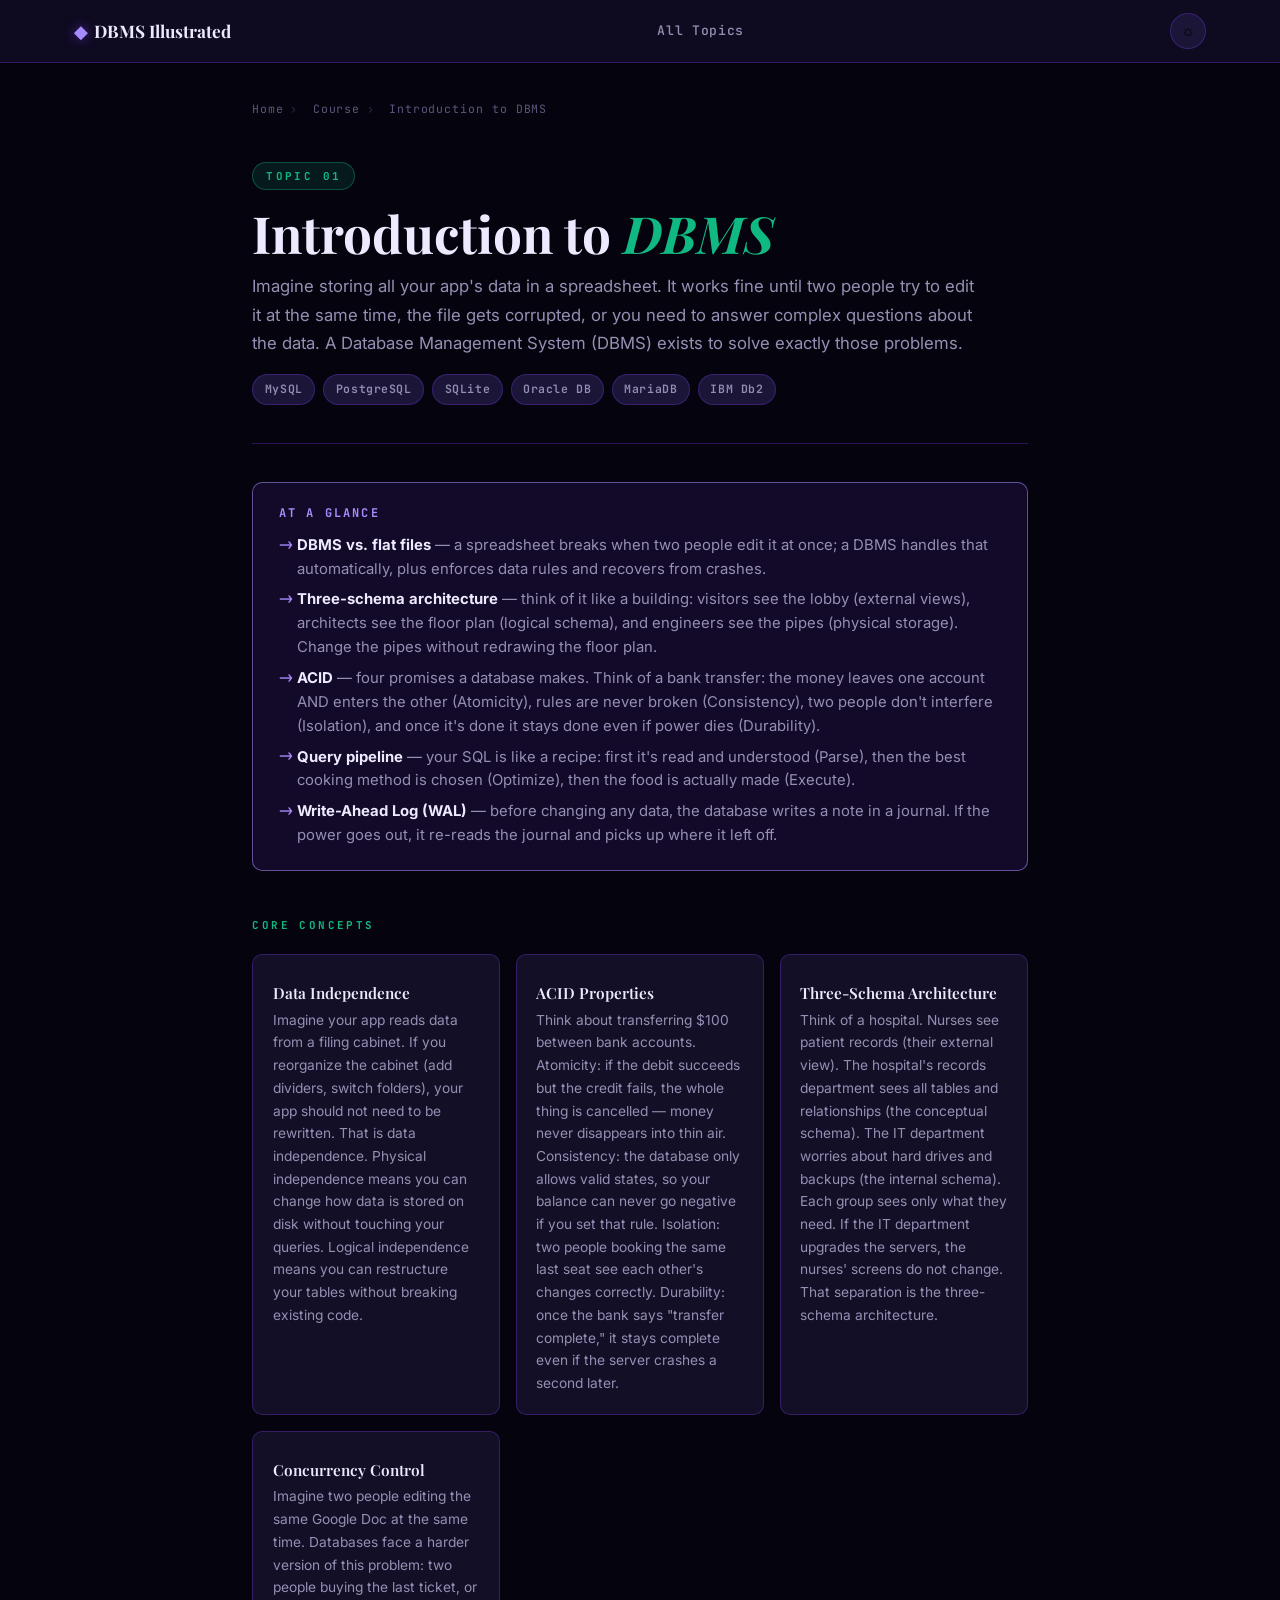
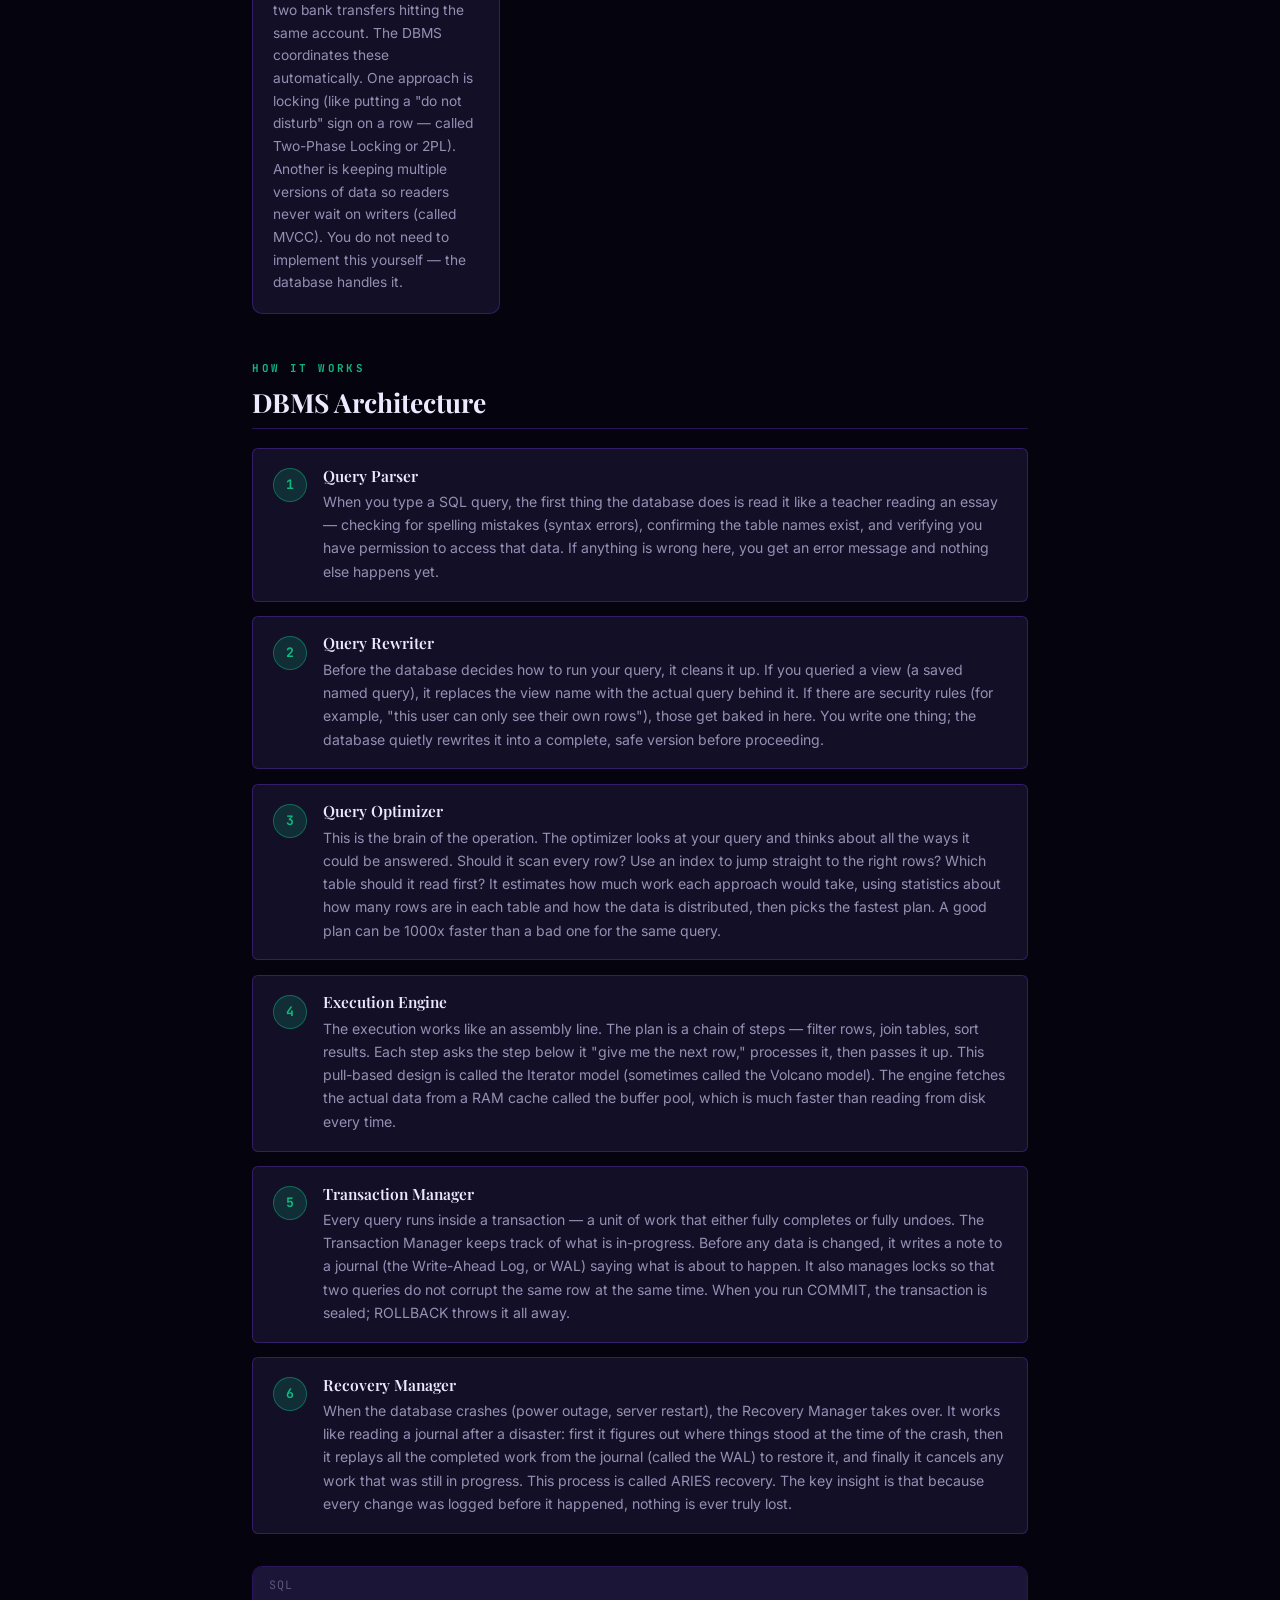
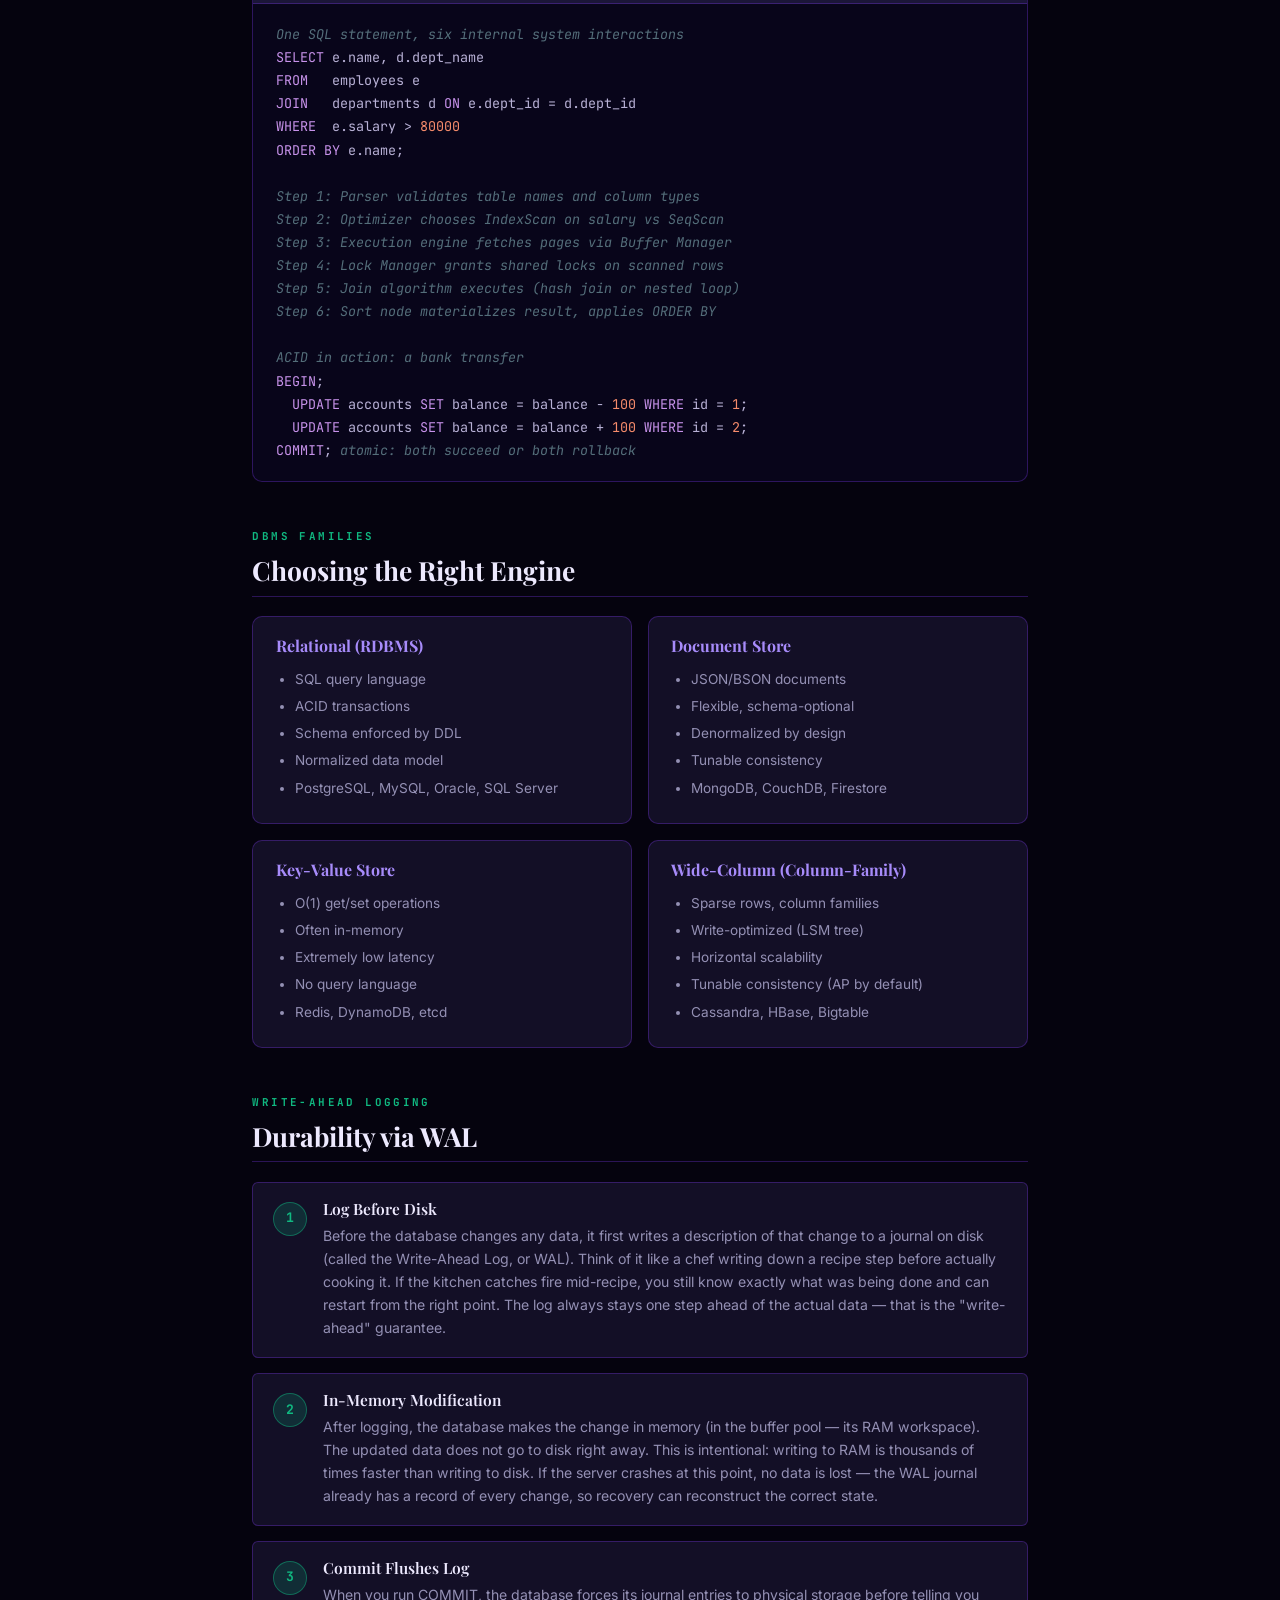
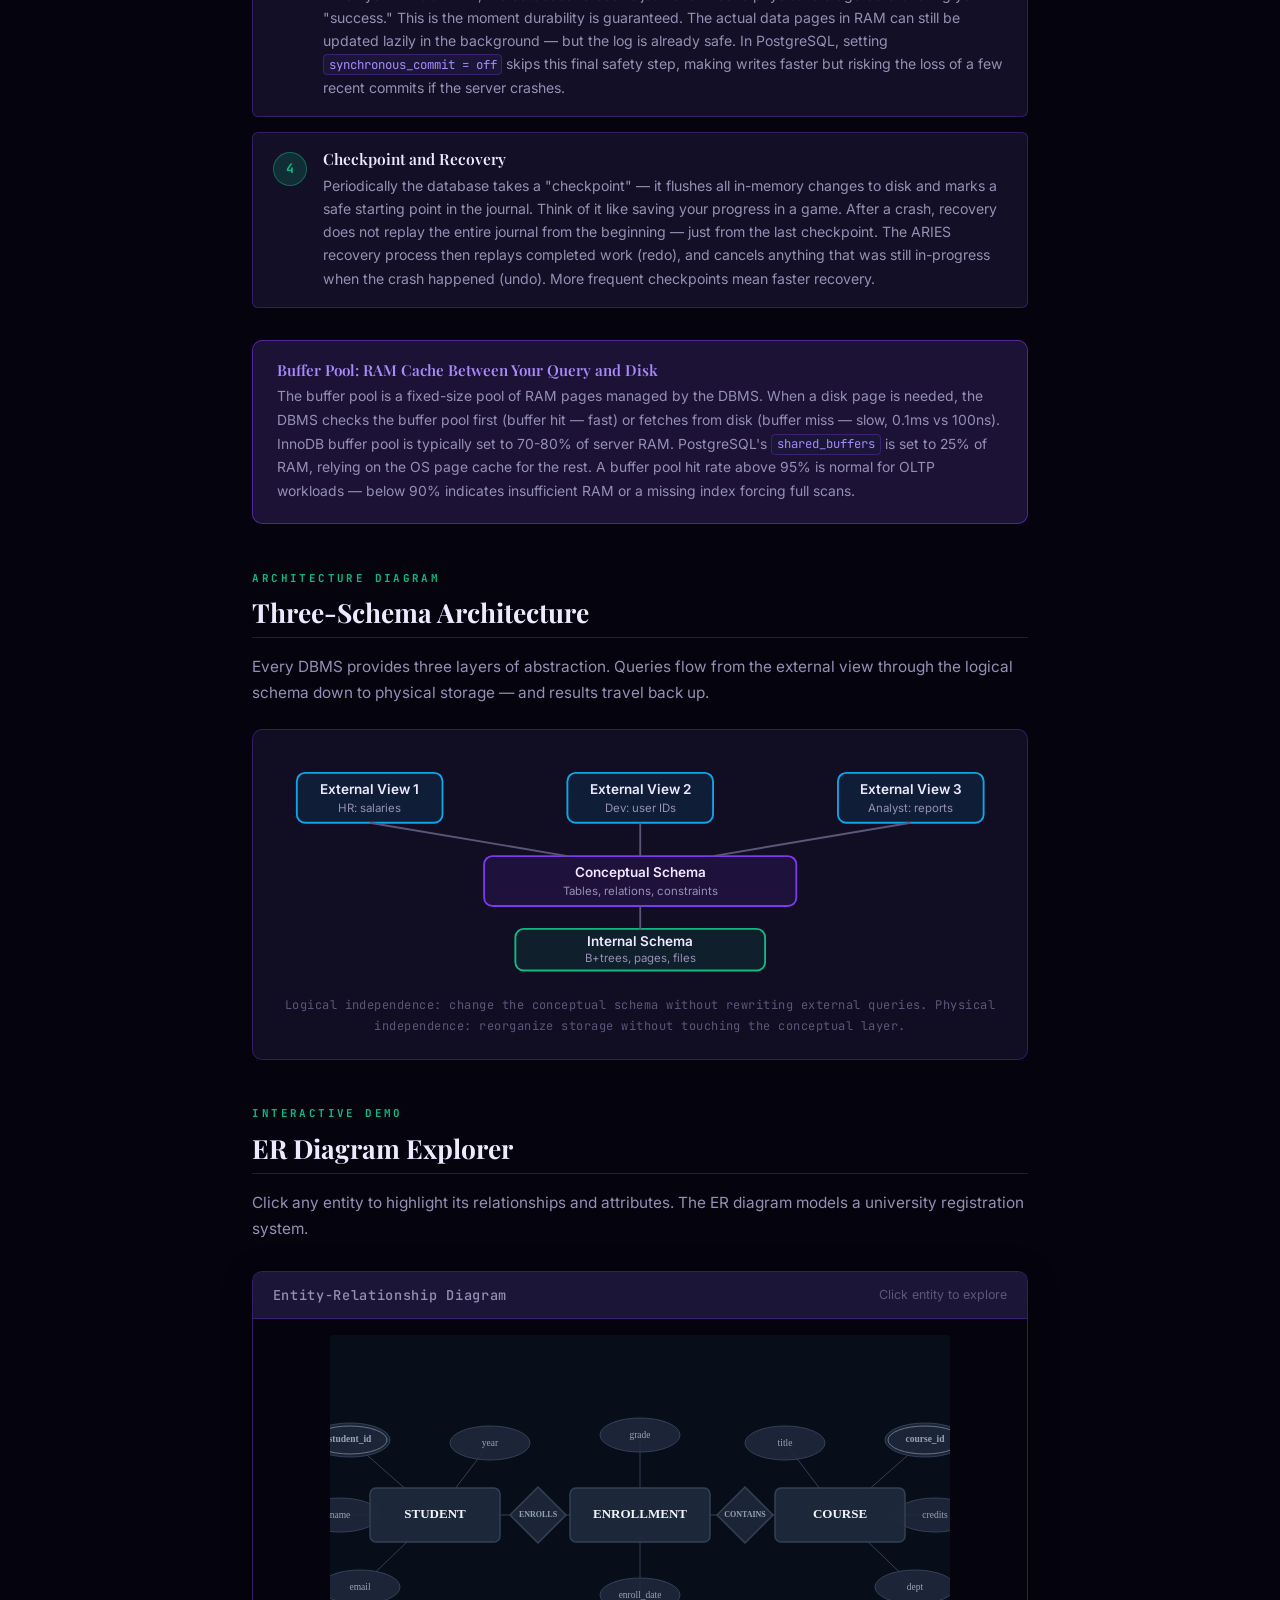
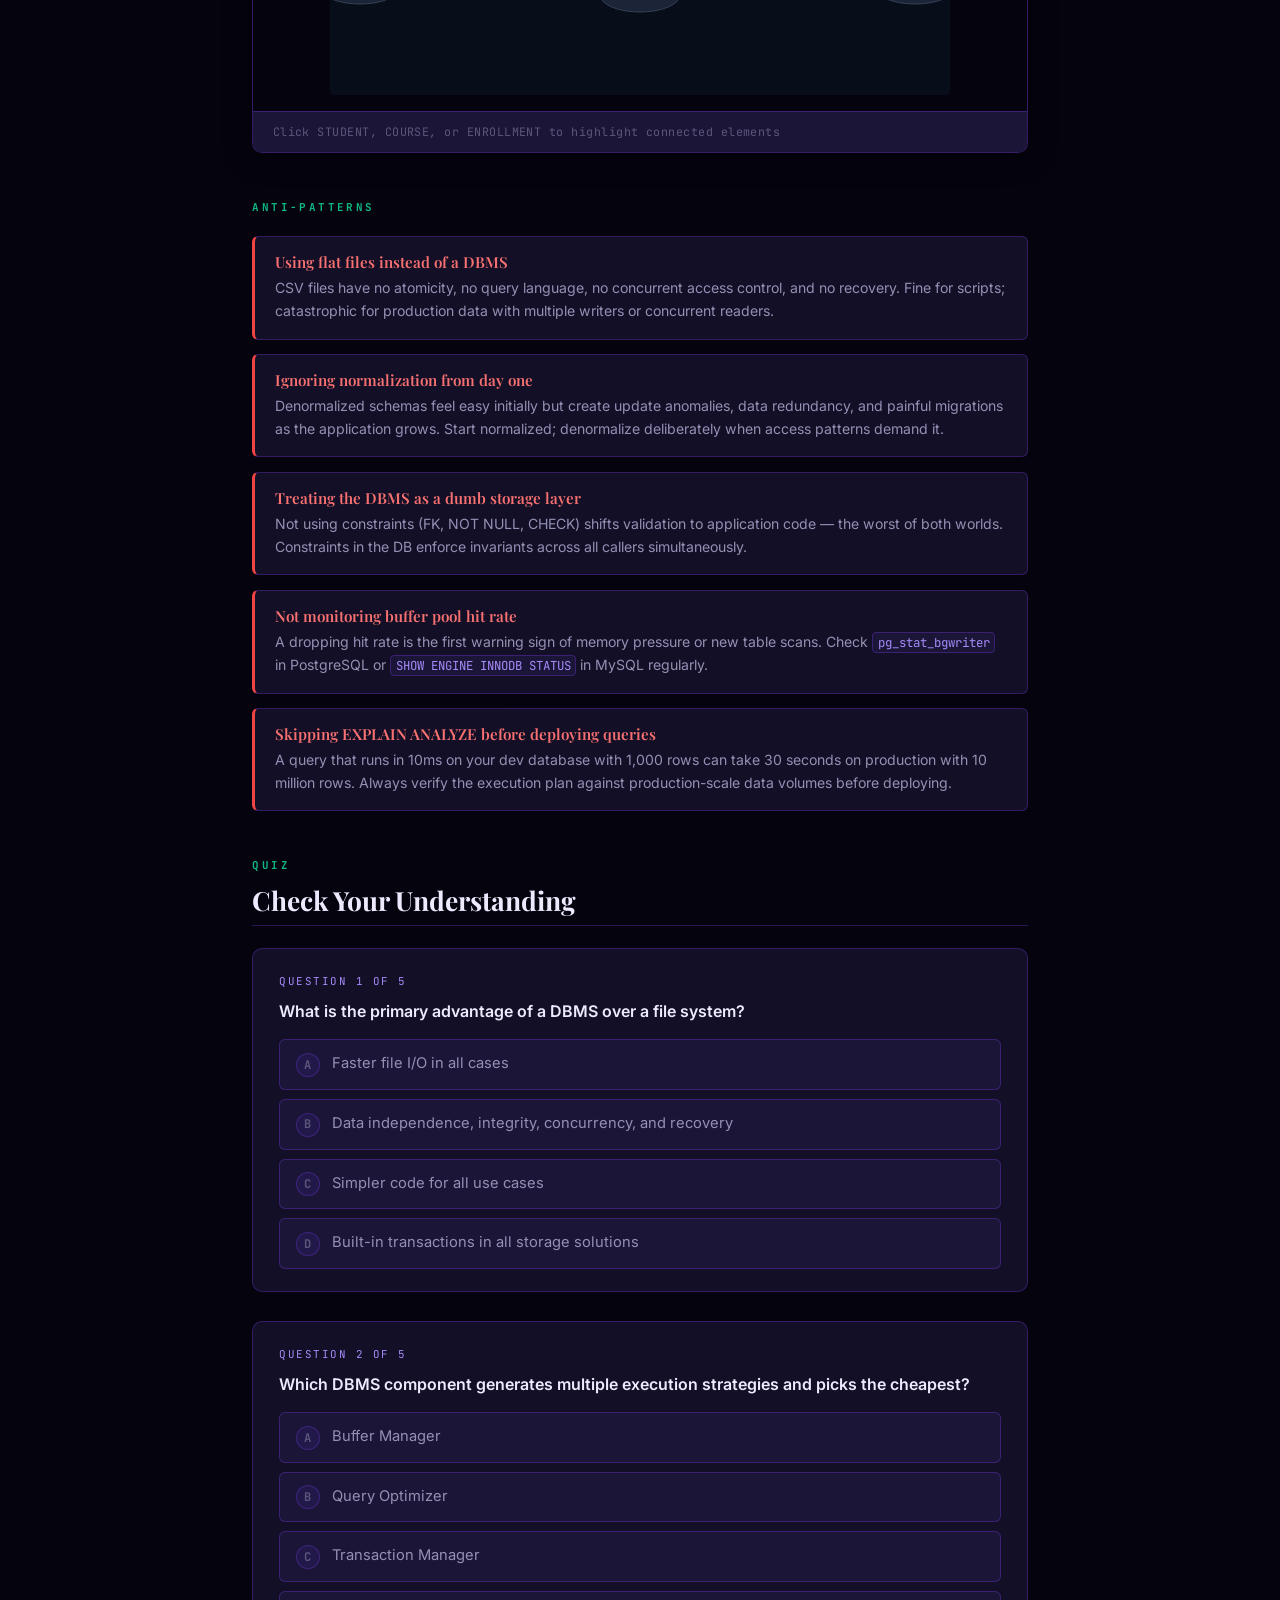
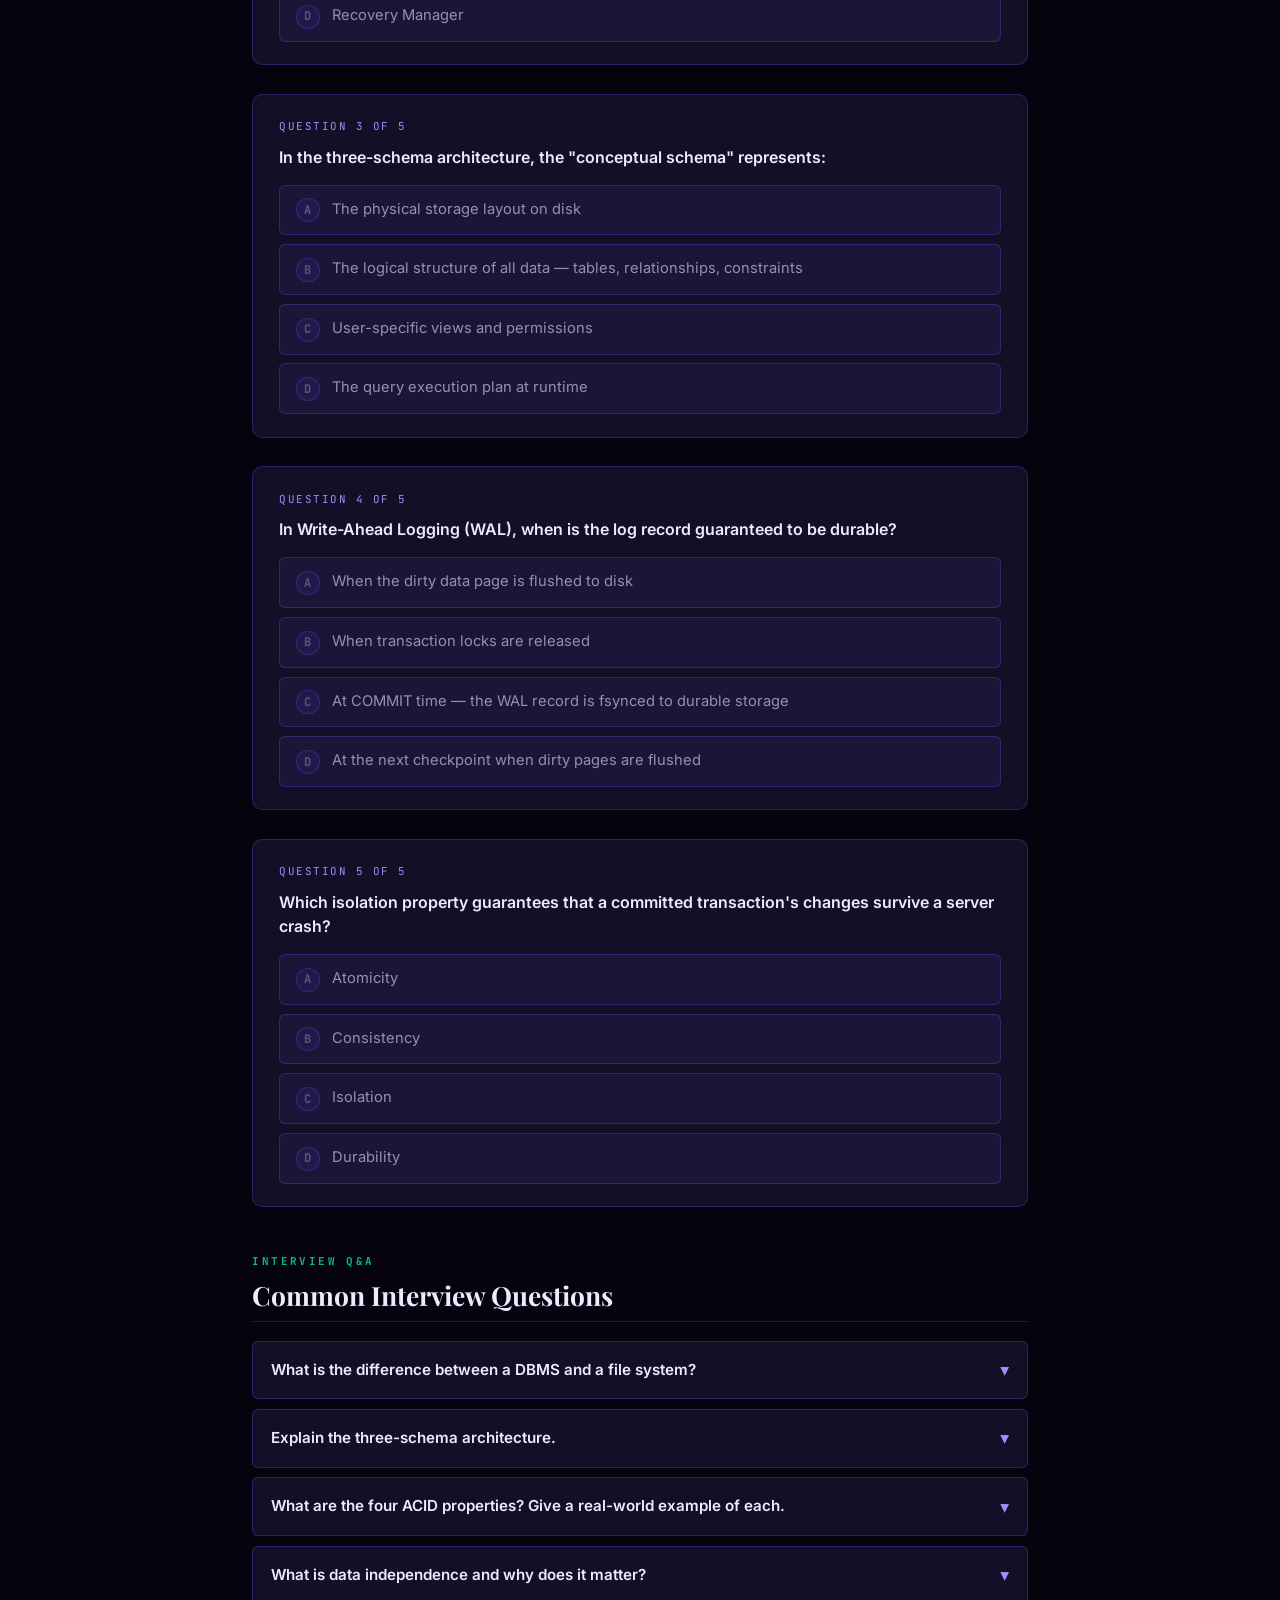
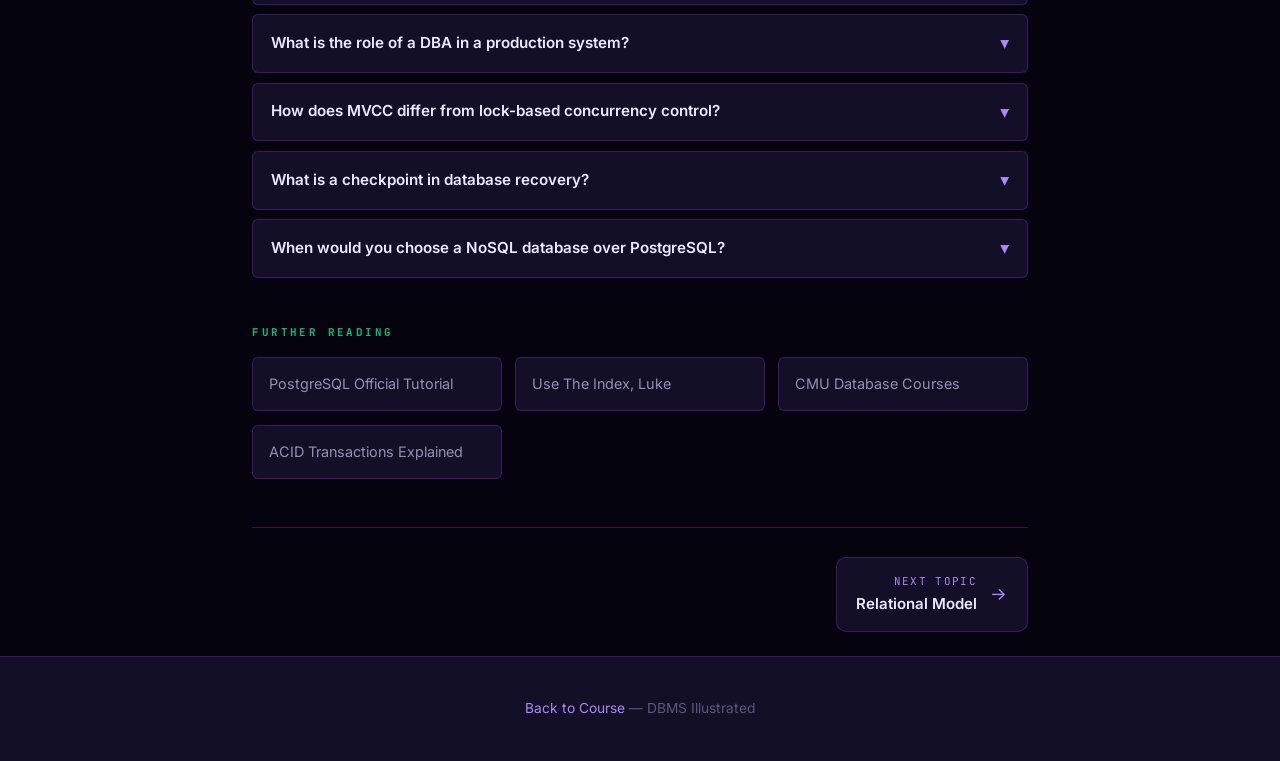
<file: topics/01-intro.html>
<!DOCTYPE html>
<html lang="en">
<head>
  <meta charset="UTF-8">
  <meta name="viewport" content="width=device-width, initial-scale=1.0">
  <script>try{var t=localStorage.getItem("dbms-theme")||"dark";document.documentElement.setAttribute("data-theme",t)}catch(e){document.documentElement.setAttribute("data-theme","dark")}</script>
  <title>Introduction to DBMS — DBMS Illustrated</title>
  <link rel="stylesheet" href="../css/style.css">
  <style>:root{--topic-color:var(--accent)}</style>
</head>
<body>
<div class="reading-progress" id="reading-progress"></div>
<nav class="navbar">
  <div class="navbar-inner">
    <a class="navbar-brand" href="../index.html"><span class="brand-icon" style="color:var(--primary-soft)">&#9670;</span>DBMS Illustrated</a>
    <div class="navbar-links">
      <a href="../index.html#topics">All Topics</a>
    </div>
    <div class="navbar-actions">
      <button class="btn-icon" id="theme-toggle" title="Toggle theme">&#9788;</button>
    </div>
  </div>
</nav>

<div class="container">
  <div class="breadcrumb">
    <a href="../index.html">Home</a><span class="breadcrumb-sep">›</span>
    <a href="../index.html#topics">Course</a><span class="breadcrumb-sep">›</span>
    <span>Introduction to DBMS</span>
  </div>

  <div class="topic-header">
    <div class="topic-badge">Topic 01</div>
    <h1>Introduction to <span class="accent">DBMS</span></h1>
    <p class="subtitle">Imagine storing all your app's data in a spreadsheet. It works fine until two people try to edit it at the same time, the file gets corrupted, or you need to answer complex questions about the data. A Database Management System (DBMS) exists to solve exactly those problems.</p>
    <div class="company-badges">
      <span class="badge">MySQL</span><span class="badge">PostgreSQL</span><span class="badge">SQLite</span>
      <span class="badge">Oracle DB</span><span class="badge">MariaDB</span><span class="badge">IBM Db2</span>
    </div>
  </div>

  <div class="at-a-glance reveal">
    <h3>At a Glance</h3>
    <ul>
      <li><strong>DBMS vs. flat files</strong> — a spreadsheet breaks when two people edit it at once; a DBMS handles that automatically, plus enforces data rules and recovers from crashes.</li>
      <li><strong>Three-schema architecture</strong> — think of it like a building: visitors see the lobby (external views), architects see the floor plan (logical schema), and engineers see the pipes (physical storage). Change the pipes without redrawing the floor plan.</li>
      <li><strong>ACID</strong> — four promises a database makes. Think of a bank transfer: the money leaves one account AND enters the other (Atomicity), rules are never broken (Consistency), two people don't interfere (Isolation), and once it's done it stays done even if power dies (Durability).</li>
      <li><strong>Query pipeline</strong> — your SQL is like a recipe: first it's read and understood (Parse), then the best cooking method is chosen (Optimize), then the food is actually made (Execute).</li>
      <li><strong>Write-Ahead Log (WAL)</strong> — before changing any data, the database writes a note in a journal. If the power goes out, it re-reads the journal and picks up where it left off.</li>
    </ul>
  </div>

  <div class="section-label">Core Concepts</div>
  <div class="mini-cards">
    <div class="mini-card">
      <div class="mini-card-icon"></div>
      <h4>Data Independence</h4>
      <p>Imagine your app reads data from a filing cabinet. If you reorganize the cabinet (add dividers, switch folders), your app should not need to be rewritten. That is data independence. Physical independence means you can change how data is stored on disk without touching your queries. Logical independence means you can restructure your tables without breaking existing code.</p>
    </div>
    <div class="mini-card">
      <div class="mini-card-icon"></div>
      <h4>ACID Properties</h4>
      <p>Think about transferring $100 between bank accounts. Atomicity: if the debit succeeds but the credit fails, the whole thing is cancelled — money never disappears into thin air. Consistency: the database only allows valid states, so your balance can never go negative if you set that rule. Isolation: two people booking the same last seat see each other's changes correctly. Durability: once the bank says "transfer complete," it stays complete even if the server crashes a second later.</p>
    </div>
    <div class="mini-card">
      <div class="mini-card-icon"></div>
      <h4>Three-Schema Architecture</h4>
      <p>Think of a hospital. Nurses see patient records (their external view). The hospital's records department sees all tables and relationships (the conceptual schema). The IT department worries about hard drives and backups (the internal schema). Each group sees only what they need. If the IT department upgrades the servers, the nurses' screens do not change. That separation is the three-schema architecture.</p>
    </div>
    <div class="mini-card">
      <div class="mini-card-icon"></div>
      <h4>Concurrency Control</h4>
      <p>Imagine two people editing the same Google Doc at the same time. Databases face a harder version of this problem: two people buying the last ticket, or two bank transfers hitting the same account. The DBMS coordinates these automatically. One approach is locking (like putting a "do not disturb" sign on a row — called Two-Phase Locking or 2PL). Another is keeping multiple versions of data so readers never wait on writers (called MVCC). You do not need to implement this yourself — the database handles it.</p>
    </div>
  </div>

  <div class="section-label">How It Works</div>
  <h2 class="section-title">DBMS Architecture</h2>
  <div class="steps">
    <div class="step-item">
      <div class="step-num">1</div>
      <div>
        <h4>Query Parser</h4>
        <p>When you type a SQL query, the first thing the database does is read it like a teacher reading an essay — checking for spelling mistakes (syntax errors), confirming the table names exist, and verifying you have permission to access that data. If anything is wrong here, you get an error message and nothing else happens yet.</p>
      </div>
    </div>
    <div class="step-item">
      <div class="step-num">2</div>
      <div>
        <h4>Query Rewriter</h4>
        <p>Before the database decides how to run your query, it cleans it up. If you queried a view (a saved named query), it replaces the view name with the actual query behind it. If there are security rules (for example, "this user can only see their own rows"), those get baked in here. You write one thing; the database quietly rewrites it into a complete, safe version before proceeding.</p>
      </div>
    </div>
    <div class="step-item">
      <div class="step-num">3</div>
      <div>
        <h4>Query Optimizer</h4>
        <p>This is the brain of the operation. The optimizer looks at your query and thinks about all the ways it could be answered. Should it scan every row? Use an index to jump straight to the right rows? Which table should it read first? It estimates how much work each approach would take, using statistics about how many rows are in each table and how the data is distributed, then picks the fastest plan. A good plan can be 1000x faster than a bad one for the same query.</p>
      </div>
    </div>
    <div class="step-item">
      <div class="step-num">4</div>
      <div>
        <h4>Execution Engine</h4>
        <p>The execution works like an assembly line. The plan is a chain of steps — filter rows, join tables, sort results. Each step asks the step below it "give me the next row," processes it, then passes it up. This pull-based design is called the Iterator model (sometimes called the Volcano model). The engine fetches the actual data from a RAM cache called the buffer pool, which is much faster than reading from disk every time.</p>
      </div>
    </div>
    <div class="step-item">
      <div class="step-num">5</div>
      <div>
        <h4>Transaction Manager</h4>
        <p>Every query runs inside a transaction — a unit of work that either fully completes or fully undoes. The Transaction Manager keeps track of what is in-progress. Before any data is changed, it writes a note to a journal (the Write-Ahead Log, or WAL) saying what is about to happen. It also manages locks so that two queries do not corrupt the same row at the same time. When you run COMMIT, the transaction is sealed; ROLLBACK throws it all away.</p>
      </div>
    </div>
    <div class="step-item">
      <div class="step-num">6</div>
      <div>
        <h4>Recovery Manager</h4>
        <p>When the database crashes (power outage, server restart), the Recovery Manager takes over. It works like reading a journal after a disaster: first it figures out where things stood at the time of the crash, then it replays all the completed work from the journal (called the WAL) to restore it, and finally it cancels any work that was still in progress. This process is called ARIES recovery. The key insight is that because every change was logged before it happened, nothing is ever truly lost.</p>
      </div>
    </div>
  </div>

  <div class="code-block">
    <div class="cb-header"><span class="cb-lang">SQL</span></div>
    <pre><span class="cmt">One SQL statement, six internal system interactions</span>
<span class="kw">SELECT</span> e.name, d.dept_name
<span class="kw">FROM</span>   employees e
<span class="kw">JOIN</span>   departments d <span class="kw">ON</span> e.dept_id = d.dept_id
<span class="kw">WHERE</span>  e.salary > <span class="num">80000</span>
<span class="kw">ORDER</span> <span class="kw">BY</span> e.name;

<span class="cmt">Step 1: Parser validates table names and column types
Step 2: Optimizer chooses IndexScan on salary vs SeqScan
Step 3: Execution engine fetches pages via Buffer Manager
Step 4: Lock Manager grants shared locks on scanned rows
Step 5: Join algorithm executes (hash join or nested loop)
Step 6: Sort node materializes result, applies ORDER BY</span>

<span class="cmt">ACID in action: a bank transfer</span>
<span class="kw">BEGIN</span>;
  <span class="kw">UPDATE</span> accounts <span class="kw">SET</span> balance = balance - <span class="num">100</span> <span class="kw">WHERE</span> id = <span class="num">1</span>;
  <span class="kw">UPDATE</span> accounts <span class="kw">SET</span> balance = balance + <span class="num">100</span> <span class="kw">WHERE</span> id = <span class="num">2</span>;
<span class="kw">COMMIT</span>; <span class="cmt">atomic: both succeed or both rollback</span></pre>
  </div>

  <div class="section-label">DBMS Families</div>
  <h2 class="section-title">Choosing the Right Engine</h2>
  <div class="comparison-grid">
    <div class="comparison-card">
      <h4>Relational (RDBMS)</h4>
      <ul>
        <li>SQL query language</li>
        <li>ACID transactions</li>
        <li>Schema enforced by DDL</li>
        <li>Normalized data model</li>
        <li>PostgreSQL, MySQL, Oracle, SQL Server</li>
      </ul>
    </div>
    <div class="comparison-card">
      <h4>Document Store</h4>
      <ul>
        <li>JSON/BSON documents</li>
        <li>Flexible, schema-optional</li>
        <li>Denormalized by design</li>
        <li>Tunable consistency</li>
        <li>MongoDB, CouchDB, Firestore</li>
      </ul>
    </div>
    <div class="comparison-card">
      <h4>Key-Value Store</h4>
      <ul>
        <li>O(1) get/set operations</li>
        <li>Often in-memory</li>
        <li>Extremely low latency</li>
        <li>No query language</li>
        <li>Redis, DynamoDB, etcd</li>
      </ul>
    </div>
    <div class="comparison-card">
      <h4>Wide-Column (Column-Family)</h4>
      <ul>
        <li>Sparse rows, column families</li>
        <li>Write-optimized (LSM tree)</li>
        <li>Horizontal scalability</li>
        <li>Tunable consistency (AP by default)</li>
        <li>Cassandra, HBase, Bigtable</li>
      </ul>
    </div>
  </div>

  <div class="section-label">Write-Ahead Logging</div>
  <h2 class="section-title">Durability via WAL</h2>
  <div class="steps">
    <div class="step-item">
      <div class="step-num">1</div>
      <div>
        <h4>Log Before Disk</h4>
        <p>Before the database changes any data, it first writes a description of that change to a journal on disk (called the Write-Ahead Log, or WAL). Think of it like a chef writing down a recipe step before actually cooking it. If the kitchen catches fire mid-recipe, you still know exactly what was being done and can restart from the right point. The log always stays one step ahead of the actual data — that is the "write-ahead" guarantee.</p>
      </div>
    </div>
    <div class="step-item">
      <div class="step-num">2</div>
      <div>
        <h4>In-Memory Modification</h4>
        <p>After logging, the database makes the change in memory (in the buffer pool — its RAM workspace). The updated data does not go to disk right away. This is intentional: writing to RAM is thousands of times faster than writing to disk. If the server crashes at this point, no data is lost — the WAL journal already has a record of every change, so recovery can reconstruct the correct state.</p>
      </div>
    </div>
    <div class="step-item">
      <div class="step-num">3</div>
      <div>
        <h4>Commit Flushes Log</h4>
        <p>When you run COMMIT, the database forces its journal entries to physical storage before telling you "success." This is the moment durability is guaranteed. The actual data pages in RAM can still be updated lazily in the background — but the log is already safe. In PostgreSQL, setting <code>synchronous_commit = off</code> skips this final safety step, making writes faster but risking the loss of a few recent commits if the server crashes.</p>
      </div>
    </div>
    <div class="step-item">
      <div class="step-num">4</div>
      <div>
        <h4>Checkpoint and Recovery</h4>
        <p>Periodically the database takes a "checkpoint" — it flushes all in-memory changes to disk and marks a safe starting point in the journal. Think of it like saving your progress in a game. After a crash, recovery does not replay the entire journal from the beginning — just from the last checkpoint. The ARIES recovery process then replays completed work (redo), and cancels anything that was still in-progress when the crash happened (undo). More frequent checkpoints mean faster recovery.</p>
      </div>
    </div>
  </div>

  <div class="info-box">
    <h4>Buffer Pool: RAM Cache Between Your Query and Disk</h4>
    <p>The buffer pool is a fixed-size pool of RAM pages managed by the DBMS. When a disk page is needed, the DBMS checks the buffer pool first (buffer hit — fast) or fetches from disk (buffer miss — slow, 0.1ms vs 100ns). InnoDB buffer pool is typically set to 70-80% of server RAM. PostgreSQL's <code>shared_buffers</code> is set to 25% of RAM, relying on the OS page cache for the rest. A buffer pool hit rate above 95% is normal for OLTP workloads — below 90% indicates insufficient RAM or a missing index forcing full scans.</p>
  </div>

  <div class="section-label">Architecture Diagram</div>
  <h2 class="section-title">Three-Schema Architecture</h2>
  <p class="section-desc">Every DBMS provides three layers of abstraction. Queries flow from the external view through the logical schema down to physical storage — and results travel back up.</p>

  <div class="diagram-box">
    <svg viewBox="0 0 700 220" role="img" aria-label="Three-schema architecture: external views, conceptual schema, internal schema, physical storage">
      <!-- External layer -->
      <rect x="20"  y="20" width="140" height="48" rx="8" class="svg-box-c"/>
      <text x="90"  y="40" text-anchor="middle" class="svg-label">External View 1</text>
      <text x="90"  y="58" text-anchor="middle" class="svg-soft">HR: salaries</text>
      <rect x="280" y="20" width="140" height="48" rx="8" class="svg-box-c"/>
      <text x="350" y="40" text-anchor="middle" class="svg-label">External View 2</text>
      <text x="350" y="58" text-anchor="middle" class="svg-soft">Dev: user IDs</text>
      <rect x="540" y="20" width="140" height="48" rx="8" class="svg-box-c"/>
      <text x="610" y="40" text-anchor="middle" class="svg-label">External View 3</text>
      <text x="610" y="58" text-anchor="middle" class="svg-soft">Analyst: reports</text>
      <!-- Conceptual layer -->
      <rect x="200" y="100" width="300" height="48" rx="8" class="svg-box-p"/>
      <text x="350" y="120" text-anchor="middle" class="svg-label">Conceptual Schema</text>
      <text x="350" y="137" text-anchor="middle" class="svg-soft">Tables, relations, constraints</text>
      <!-- Internal layer -->
      <rect x="230" y="170" width="240" height="40" rx="8" class="svg-box-g"/>
      <text x="350" y="186" text-anchor="middle" class="svg-label">Internal Schema</text>
      <text x="350" y="202" text-anchor="middle" class="svg-soft">B+trees, pages, files</text>
      <!-- Lines: external -> conceptual -->
      <line x1="90"  y1="68" x2="280" y2="100" class="svg-line"/>
      <line x1="350" y1="68" x2="350" y2="100" class="svg-line"/>
      <line x1="610" y1="68" x2="420" y2="100" class="svg-line"/>
      <!-- Lines: conceptual -> internal -->
      <line x1="350" y1="148" x2="350" y2="170" class="svg-line"/>
      <!-- Animated packets flowing down -->
      <circle class="pkt" cx="90" cy="68" r="5" fill="#0EA5E9"/>
      <circle class="pkt" cx="610" cy="40" r="5" fill="#0EA5E9"/>
      <circle class="pkt" cx="350" cy="148" r="5" fill="#7C3AED"/>
    </svg>
    <p class="diagram-caption">Logical independence: change the conceptual schema without rewriting external queries. Physical independence: reorganize storage without touching the conceptual layer.</p>
  </div>

  <div class="section-label">Interactive Demo</div>
  <h2 class="section-title">ER Diagram Explorer</h2>
  <p class="section-desc">Click any entity to highlight its relationships and attributes. The ER diagram models a university registration system.</p>

  <div class="demo-section" id="demo-intro">
    <div class="demo-header">
      <h3>Entity-Relationship Diagram</h3>
      <div class="demo-controls">
        <span style="font-size:.78rem;color:var(--text-muted)">Click entity to explore</span>
      </div>
    </div>
    <div class="demo-canvas-wrap"></div>
    <div class="demo-hint">Click STUDENT, COURSE, or ENROLLMENT to highlight connected elements</div>
  </div>

  <div class="section-label">Anti-patterns</div>
  <div class="antipatterns">
    <div class="antipattern">
      <h4>Using flat files instead of a DBMS</h4>
      <p>CSV files have no atomicity, no query language, no concurrent access control, and no recovery. Fine for scripts; catastrophic for production data with multiple writers or concurrent readers.</p>
    </div>
    <div class="antipattern">
      <h4>Ignoring normalization from day one</h4>
      <p>Denormalized schemas feel easy initially but create update anomalies, data redundancy, and painful migrations as the application grows. Start normalized; denormalize deliberately when access patterns demand it.</p>
    </div>
    <div class="antipattern">
      <h4>Treating the DBMS as a dumb storage layer</h4>
      <p>Not using constraints (FK, NOT NULL, CHECK) shifts validation to application code — the worst of both worlds. Constraints in the DB enforce invariants across all callers simultaneously.</p>
    </div>
    <div class="antipattern">
      <h4>Not monitoring buffer pool hit rate</h4>
      <p>A dropping hit rate is the first warning sign of memory pressure or new table scans. Check <code>pg_stat_bgwriter</code> in PostgreSQL or <code>SHOW ENGINE INNODB STATUS</code> in MySQL regularly.</p>
    </div>
    <div class="antipattern">
      <h4>Skipping EXPLAIN ANALYZE before deploying queries</h4>
      <p>A query that runs in 10ms on your dev database with 1,000 rows can take 30 seconds on production with 10 million rows. Always verify the execution plan against production-scale data volumes before deploying.</p>
    </div>
  </div>

  <div class="section-label">Quiz</div>
  <h2 class="section-title">Check Your Understanding</h2>
  <div class="quiz-section">
    <div class="quiz-question">
      <div class="quiz-q-num">Question 1 of 5</div>
      <div class="quiz-q-text">What is the primary advantage of a DBMS over a file system?</div>
      <div class="quiz-options">
        <div class="quiz-option" data-correct="false" data-explanation="File systems can be faster for simple sequential reads of large files."><span class="opt-letter">A</span>Faster file I/O in all cases</div>
        <div class="quiz-option" data-correct="true" data-explanation="A DBMS provides data independence, integrity constraints, concurrent access, and crash recovery — none of which file systems offer."><span class="opt-letter">B</span>Data independence, integrity, concurrency, and recovery</div>
        <div class="quiz-option" data-correct="false" data-explanation="DBMS adds significant complexity compared to flat files."><span class="opt-letter">C</span>Simpler code for all use cases</div>
        <div class="quiz-option" data-correct="false" data-explanation="Not all DBMS systems support full ACID transactions."><span class="opt-letter">D</span>Built-in transactions in all storage solutions</div>
      </div>
      <div class="quiz-feedback"></div>
    </div>
    <div class="quiz-question">
      <div class="quiz-q-num">Question 2 of 5</div>
      <div class="quiz-q-text">Which DBMS component generates multiple execution strategies and picks the cheapest?</div>
      <div class="quiz-options">
        <div class="quiz-option" data-correct="false" data-explanation="Buffer Manager handles page caching, not plan selection."><span class="opt-letter">A</span>Buffer Manager</div>
        <div class="quiz-option" data-correct="true" data-explanation="The Query Optimizer generates candidate plans, estimates costs using statistics, and picks the minimum-cost plan."><span class="opt-letter">B</span>Query Optimizer</div>
        <div class="quiz-option" data-correct="false" data-explanation="Transaction Manager handles locking and WAL, not plan optimization."><span class="opt-letter">C</span>Transaction Manager</div>
        <div class="quiz-option" data-correct="false" data-explanation="The Recovery Manager handles crash recovery using the WAL."><span class="opt-letter">D</span>Recovery Manager</div>
      </div>
      <div class="quiz-feedback"></div>
    </div>
    <div class="quiz-question">
      <div class="quiz-q-num">Question 3 of 5</div>
      <div class="quiz-q-text">In the three-schema architecture, the "conceptual schema" represents:</div>
      <div class="quiz-options">
        <div class="quiz-option" data-correct="false" data-explanation="Physical storage details are the internal schema."><span class="opt-letter">A</span>The physical storage layout on disk</div>
        <div class="quiz-option" data-correct="true" data-explanation="The conceptual (logical) schema describes tables, relationships, constraints — independent of storage details or user views."><span class="opt-letter">B</span>The logical structure of all data — tables, relationships, constraints</div>
        <div class="quiz-option" data-correct="false" data-explanation="User-specific views are the external schema."><span class="opt-letter">C</span>User-specific views and permissions</div>
        <div class="quiz-option" data-correct="false" data-explanation="Query execution plans are produced by the optimizer at runtime."><span class="opt-letter">D</span>The query execution plan at runtime</div>
      </div>
      <div class="quiz-feedback"></div>
    </div>
    <div class="quiz-question">
      <div class="quiz-q-num">Question 4 of 5</div>
      <div class="quiz-q-text">In Write-Ahead Logging (WAL), when is the log record guaranteed to be durable?</div>
      <div class="quiz-options">
        <div class="quiz-option" data-correct="false" data-explanation="Dirty pages remain in the buffer pool after a write — only the WAL record is flushed on commit."><span class="opt-letter">A</span>When the dirty data page is flushed to disk</div>
        <div class="quiz-option" data-correct="false" data-explanation="Locks are released after the transaction, not when the log is written."><span class="opt-letter">B</span>When transaction locks are released</div>
        <div class="quiz-option" data-correct="true" data-explanation="The WAL record for a committed transaction is flushed (fsync) at COMMIT time. This is what guarantees durability — even if the buffer pool is lost in a crash, the log enables redo."><span class="opt-letter">C</span>At COMMIT time — the WAL record is fsynced to durable storage</div>
        <div class="quiz-option" data-correct="false" data-explanation="Checkpoints flush dirty data pages, but WAL is flushed on commit."><span class="opt-letter">D</span>At the next checkpoint when dirty pages are flushed</div>
      </div>
      <div class="quiz-feedback"></div>
    </div>
    <div class="quiz-question">
      <div class="quiz-q-num">Question 5 of 5</div>
      <div class="quiz-q-text">Which isolation property guarantees that a committed transaction's changes survive a server crash?</div>
      <div class="quiz-options">
        <div class="quiz-option" data-correct="false" data-explanation="Atomicity ensures all-or-nothing execution, not crash survival."><span class="opt-letter">A</span>Atomicity</div>
        <div class="quiz-option" data-correct="false" data-explanation="Consistency ensures constraints are satisfied, not crash survival."><span class="opt-letter">B</span>Consistency</div>
        <div class="quiz-option" data-correct="false" data-explanation="Isolation prevents interference between concurrent transactions."><span class="opt-letter">C</span>Isolation</div>
        <div class="quiz-option" data-correct="true" data-explanation="Durability guarantees that committed data survives crashes. Implemented via WAL — after COMMIT returns, the log is on durable storage and recovery will replay it."><span class="opt-letter">D</span>Durability</div>
      </div>
      <div class="quiz-feedback"></div>
    </div>
  </div>

  <div class="section-label">Interview Q&A</div>
  <h2 class="section-title">Common Interview Questions</h2>
  <div class="qa-section">
    <div class="qa-item">
      <div class="qa-q">What is the difference between a DBMS and a file system?<span class="qa-chevron">▾</span></div>
      <div class="qa-a"><div class="qa-a-inner">A file system provides raw byte storage organized in files and directories — no query language, no constraints, no transactions, no concurrent access control. A DBMS adds: a data model (relational, document, etc.), a declarative query language (SQL), integrity constraints (FK, NOT NULL), ACID transactions, concurrent multi-user access with locking/MVCC, and crash recovery via WAL. Use a file system for blobs and configuration; use a DBMS for structured, transactional data.</div></div>
    </div>
    <div class="qa-item">
      <div class="qa-q">Explain the three-schema architecture.<span class="qa-chevron">▾</span></div>
      <div class="qa-a"><div class="qa-a-inner">Three levels: (1) <strong>External schema</strong> — user views, each showing a subset of data tailored to a role (HR sees salaries, developers see user IDs). (2) <strong>Conceptual schema</strong> — the global logical description of all tables, relationships, and constraints, independent of storage. (3) <strong>Internal schema</strong> — physical storage details: file organization, index structures, page sizes, compression. Mappings between levels enable independence: change disk layout without altering the logical schema, and vice versa.</div></div>
    </div>
    <div class="qa-item">
      <div class="qa-q">What are the four ACID properties? Give a real-world example of each.<span class="qa-chevron">▾</span></div>
      <div class="qa-a"><div class="qa-a-inner"><strong>Atomicity:</strong> A bank transfer deducts $100 from Account A and credits Account B — if the credit fails, the debit is rolled back. No partial state. <strong>Consistency:</strong> A foreign key constraint ensures you can never have an order referencing a non-existent customer. The DB moves from one valid state to another. <strong>Isolation:</strong> Two users booking the last seat on a flight don't both succeed — the second sees the updated state after the first commits. <strong>Durability:</strong> After a COMMIT returns, the transaction survives a power failure. WAL ensures committed data is on durable storage.</div></div>
    </div>
    <div class="qa-item">
      <div class="qa-q">What is data independence and why does it matter?<span class="qa-chevron">▾</span></div>
      <div class="qa-a"><div class="qa-a-inner">Data independence means application code doesn't need to change when storage or schema changes. <strong>Physical independence:</strong> you can switch from a heap file to a clustered B+tree index without modifying any SQL. The optimizer adapts. <strong>Logical independence:</strong> you can add a column or split a table (providing a view) without breaking existing queries. This matters because storage decisions and schema evolution happen constantly; coupling them to application code creates a maintenance disaster.</div></div>
    </div>
    <div class="qa-item">
      <div class="qa-q">What is the role of a DBA in a production system?<span class="qa-chevron">▾</span></div>
      <div class="qa-a"><div class="qa-a-inner">A Database Administrator is responsible for: schema design and evolution (DDL migrations), performance tuning (index selection, query optimization, buffer pool sizing), backup and recovery planning (RPO/RTO targets, WAL archiving, PITR), security (user roles, column-level encryption, audit logging), capacity planning (storage growth, replication lag), and HA setup (primary/replica failover). In cloud-native environments the DBA role increasingly overlaps with SRE and data engineering.</div></div>
    </div>
    <div class="qa-item">
      <div class="qa-q">How does MVCC differ from lock-based concurrency control?<span class="qa-chevron">▾</span></div>
      <div class="qa-a"><div class="qa-a-inner">Lock-based (2PL): readers block writers, writers block readers. High contention on hot rows. MVCC (Multi-Version Concurrency Control): each transaction sees a consistent snapshot of the database at its start time. Readers never block writers; writers never block readers. The DB keeps multiple versions of each row (xmin/xmax in PostgreSQL). Old versions are garbage-collected by VACUUM. PostgreSQL and Oracle use MVCC. MySQL InnoDB uses MVCC for reads but 2PL for writes. The tradeoff: MVCC needs periodic cleanup (VACUUM) and uses more storage for row versions.</div></div>
    </div>
    <div class="qa-item">
      <div class="qa-q">What is a checkpoint in database recovery?<span class="qa-chevron">▾</span></div>
      <div class="qa-a"><div class="qa-a-inner">A checkpoint is a point at which all dirty pages in the buffer pool are flushed to disk and a checkpoint record is written to the WAL. On crash recovery, the DBMS only needs to replay WAL records <em>after</em> the last checkpoint — reducing recovery time. Without checkpoints, recovery would need to replay the entire WAL from the beginning. In PostgreSQL, <code>checkpoint_completion_target</code> and <code>checkpoint_timeout</code> control frequency. Frequent checkpoints = faster recovery but more I/O. Infrequent checkpoints = slower recovery but less write amplification.</div></div>
    </div>
    <div class="qa-item">
      <div class="qa-q">When would you choose a NoSQL database over PostgreSQL?<span class="qa-chevron">▾</span></div>
      <div class="qa-a"><div class="qa-a-inner">Choose NoSQL when: (1) <strong>Schema flexibility</strong> is critical — document stores handle evolving, heterogeneous data structures without migrations. (2) <strong>Extreme scale</strong> with simple access patterns — Cassandra handles millions of writes per second by sacrificing joins and ACID. (3) <strong>Low-latency key lookups</strong> — Redis at sub-millisecond latency for caching, sessions, leaderboards. (4) <strong>Graph relationships</strong> — Neo4j handles multi-hop traversals more efficiently than SQL joins. PostgreSQL with JSONB handles most document-store use cases; start with PostgreSQL and switch NoSQL when you hit a specific limitation.</div></div>
    </div>
  </div>

  <div class="section-label">Further Reading</div>
  <div class="reading-links">
    <a class="reading-link" href="https://www.postgresql.org/docs/current/tutorial.html" target="_blank">PostgreSQL Official Tutorial</a>
    <a class="reading-link" href="https://use-the-index-luke.com/" target="_blank">Use The Index, Luke</a>
    <a class="reading-link" href="https://db.cs.cmu.edu/courses/" target="_blank">CMU Database Courses</a>
    <a class="reading-link" href="https://www.databricks.com/glossary/acid-transactions" target="_blank">ACID Transactions Explained</a>
  </div>

  <div class="topic-nav">
    <div></div>
    <a href="02-relational-model.html" class="topic-nav-link next">
      <div class="topic-nav-arrow">→</div>
      <div><div class="topic-nav-label">Next Topic</div><div class="topic-nav-title">Relational Model</div></div>
    </a>
  </div>
</div>

<footer class="site-footer" style="margin-top:0">
  <p class="footer-sub"><a href="../index.html" style="color:var(--primary-soft)">Back to Course</a> &mdash; DBMS Illustrated</p>
</footer>

<script src="../js/main.js"></script>
<script src="../js/demos.js"></script>
</body>
</html>
</file>
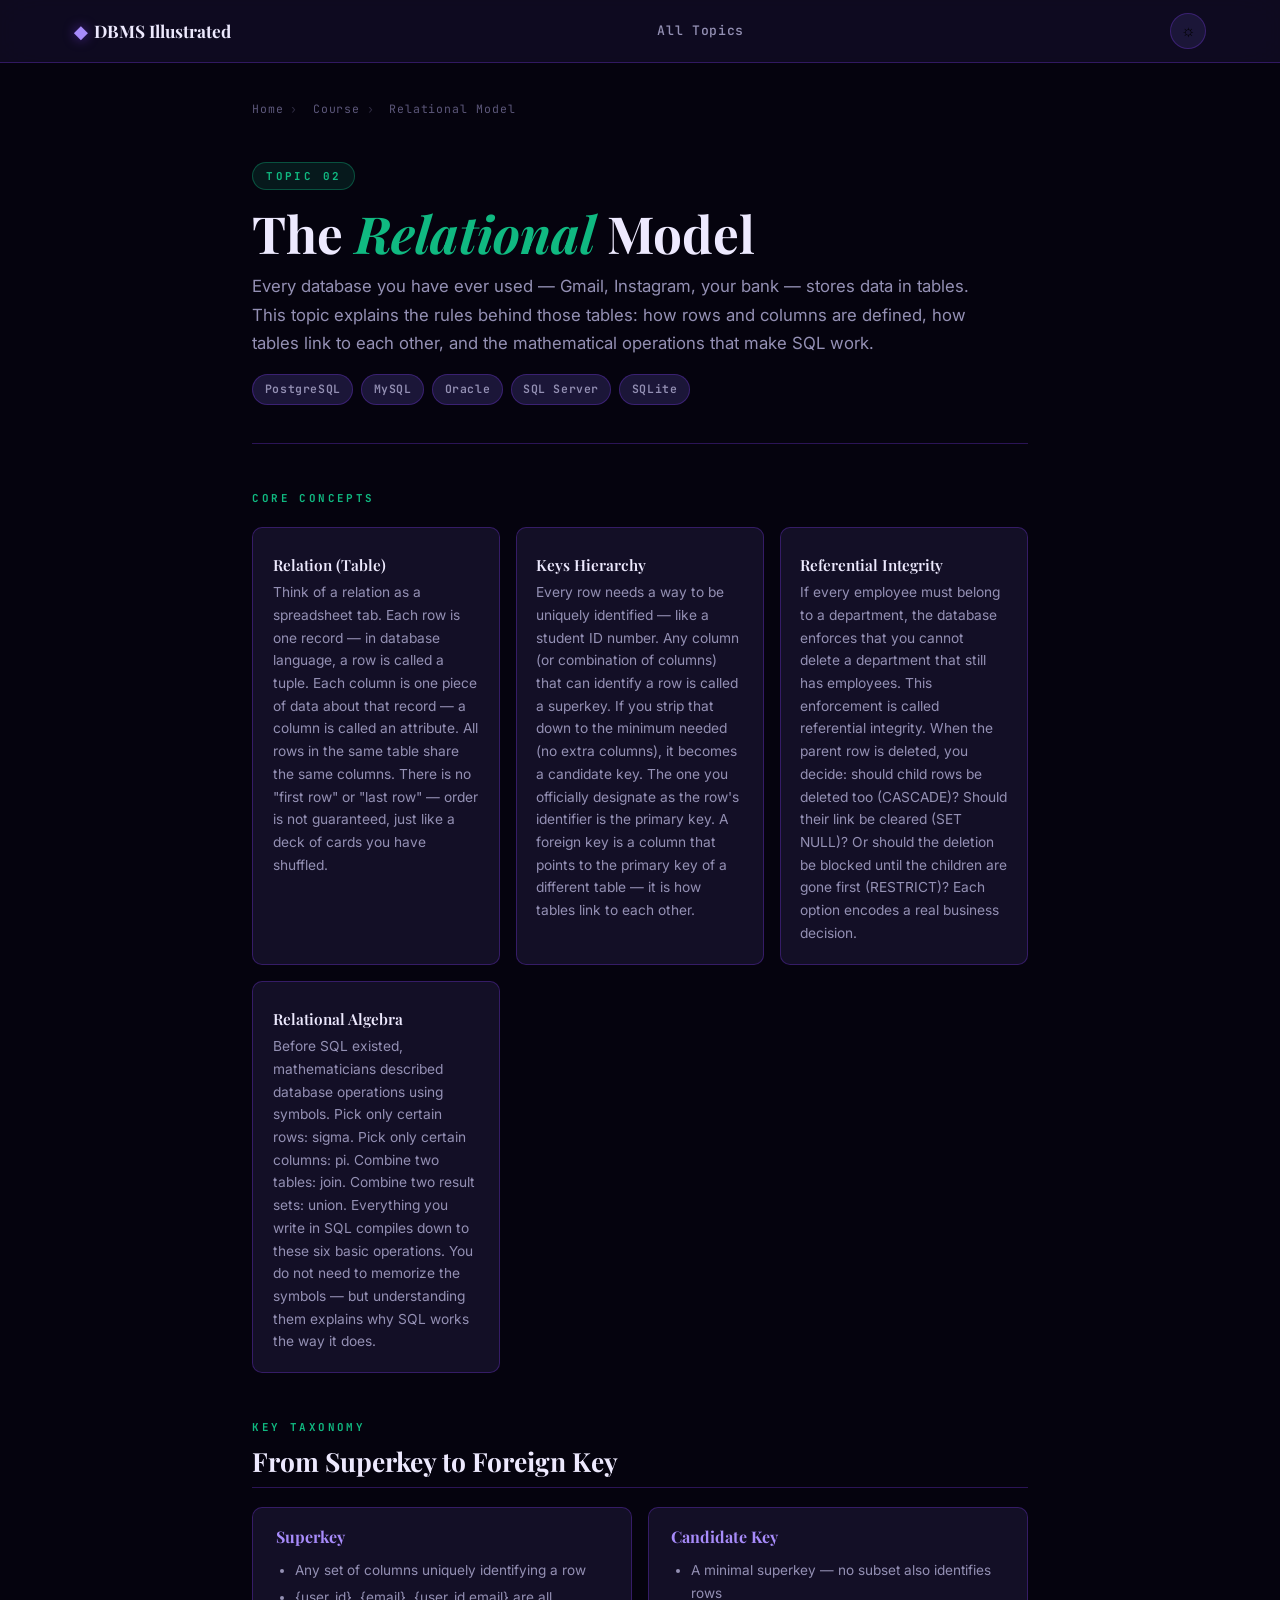
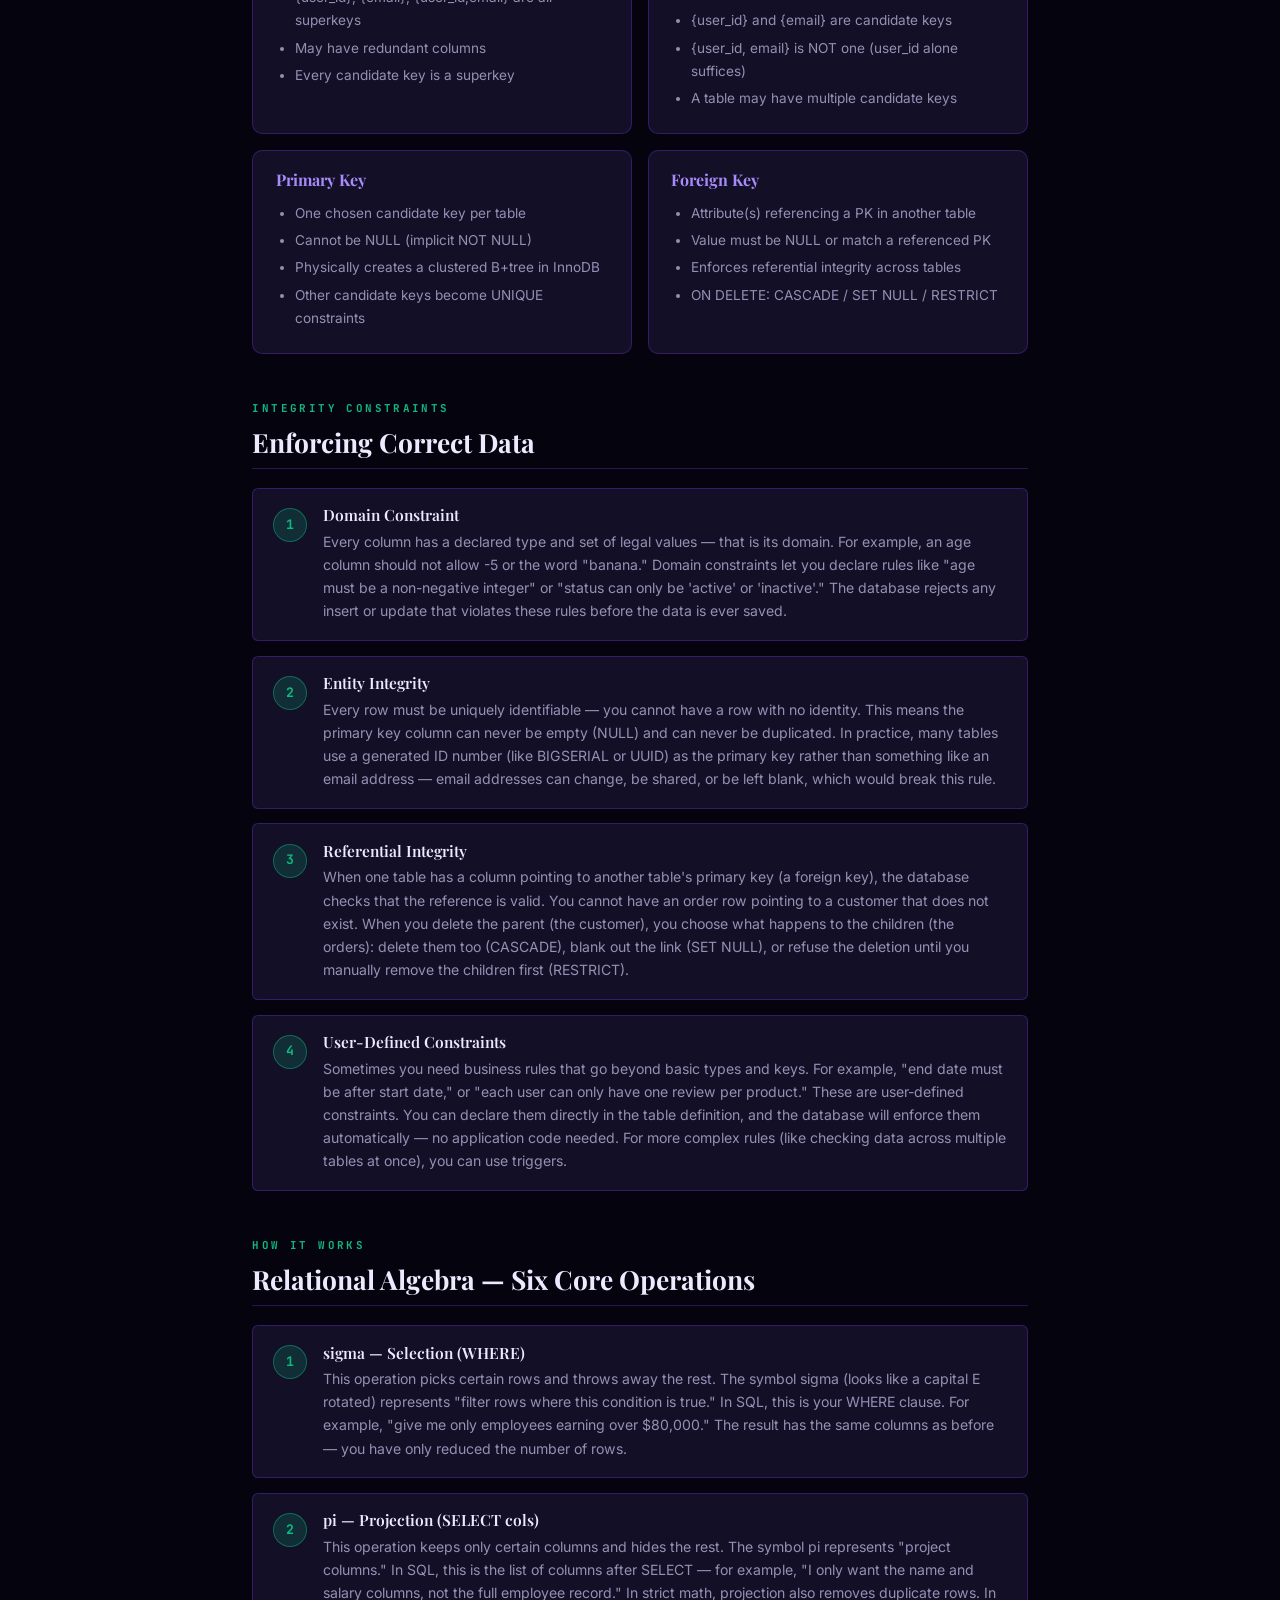
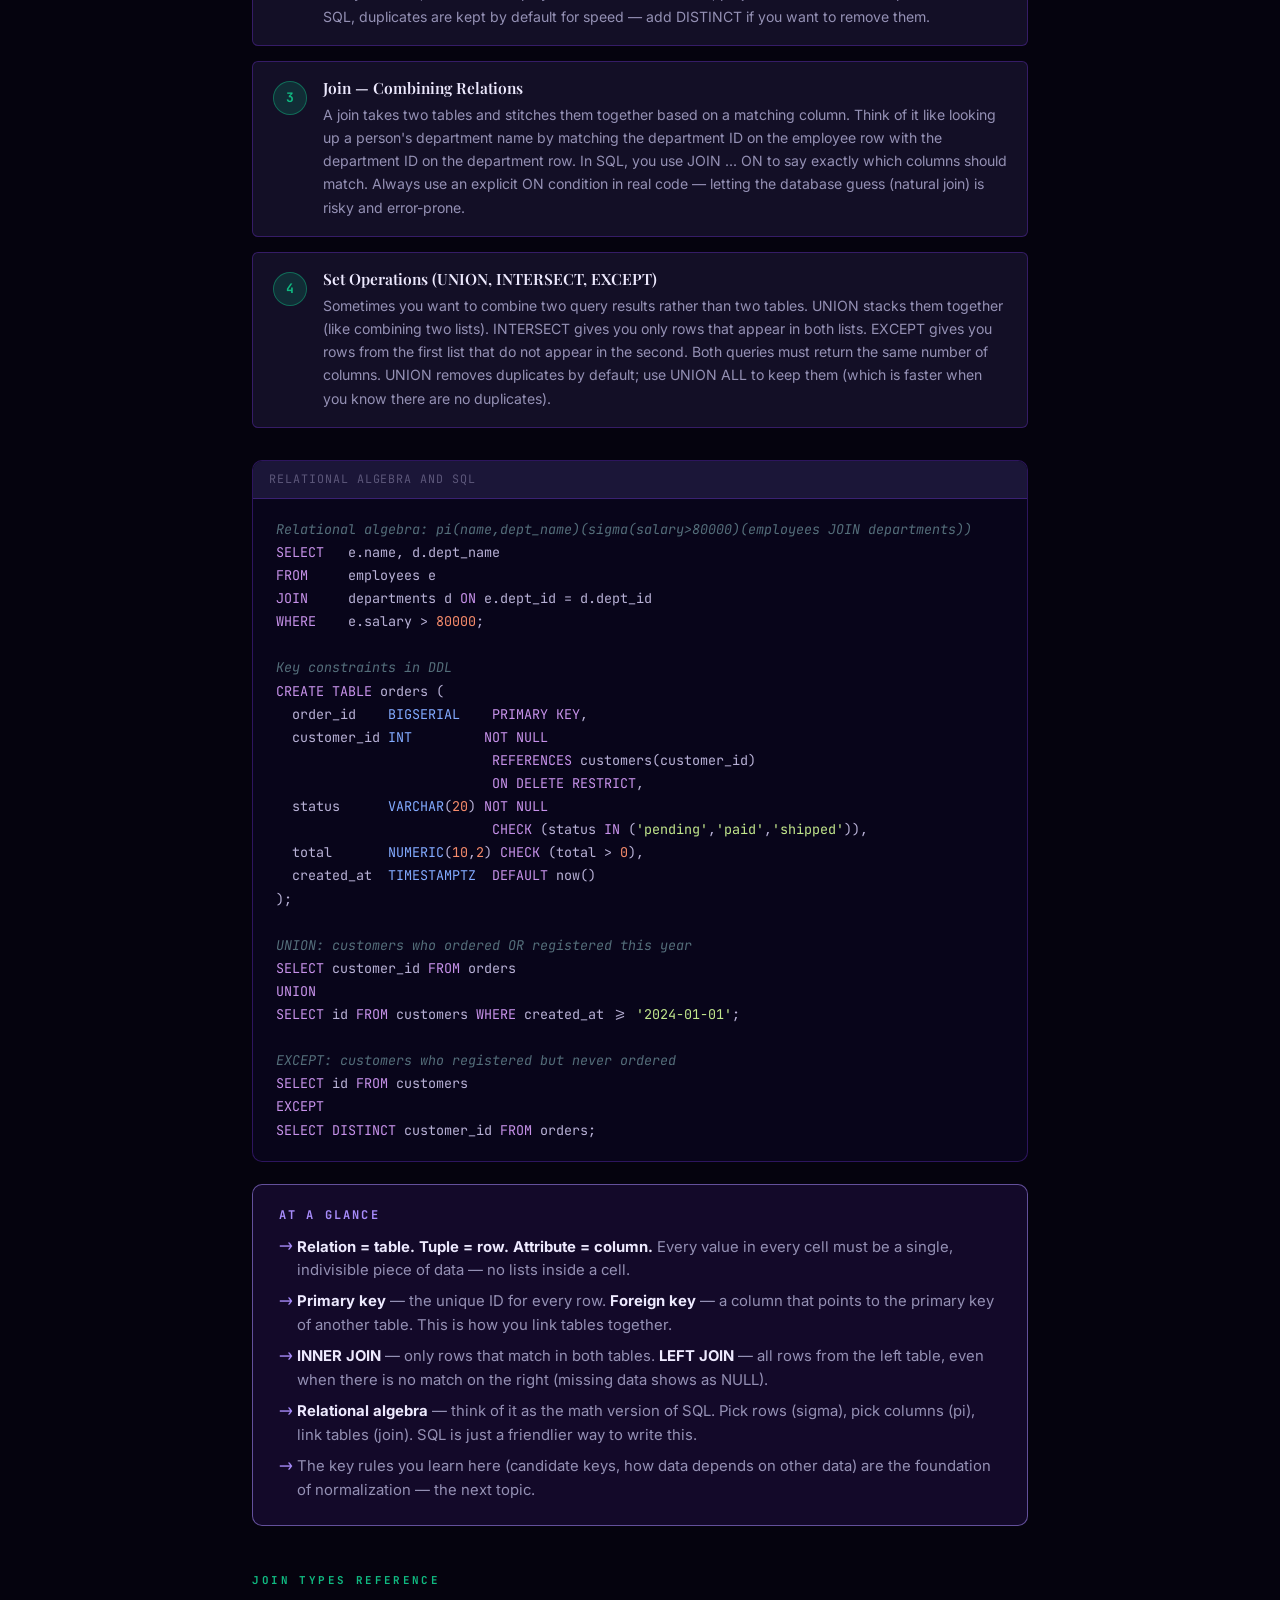
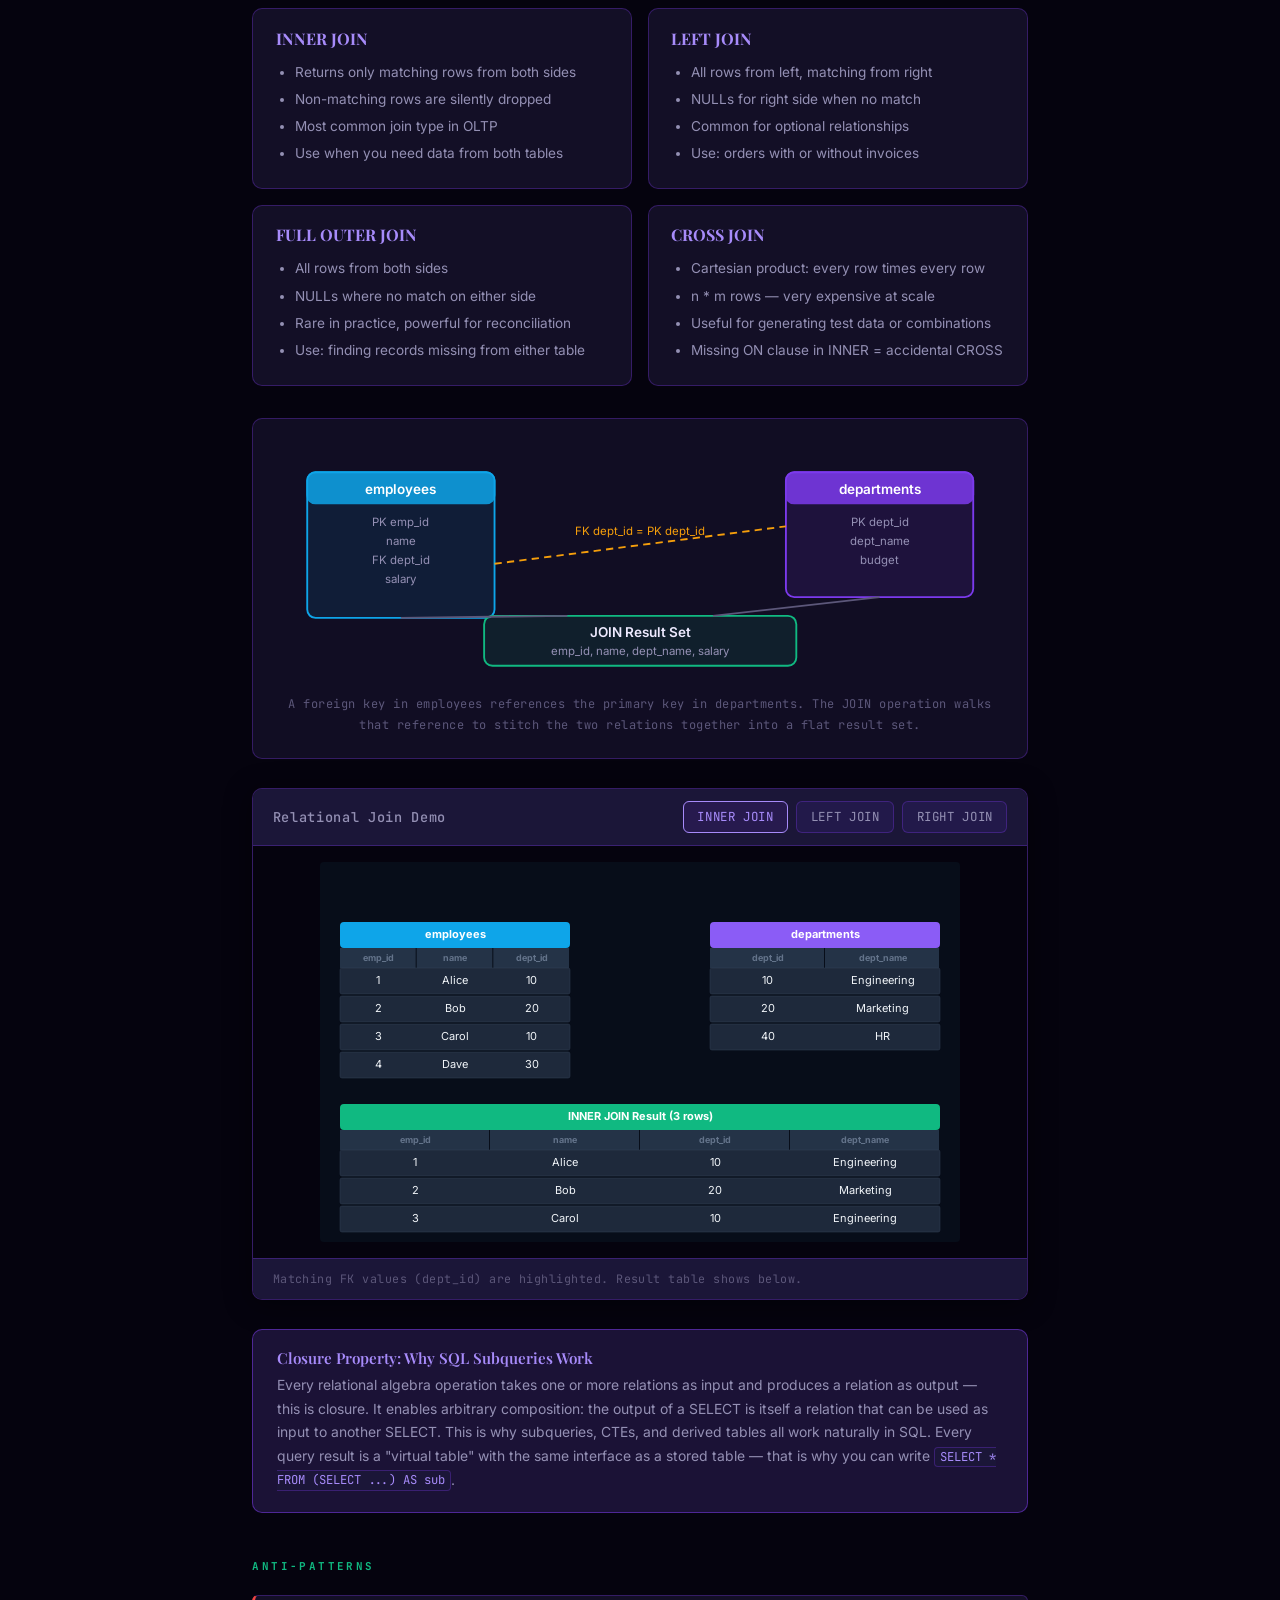
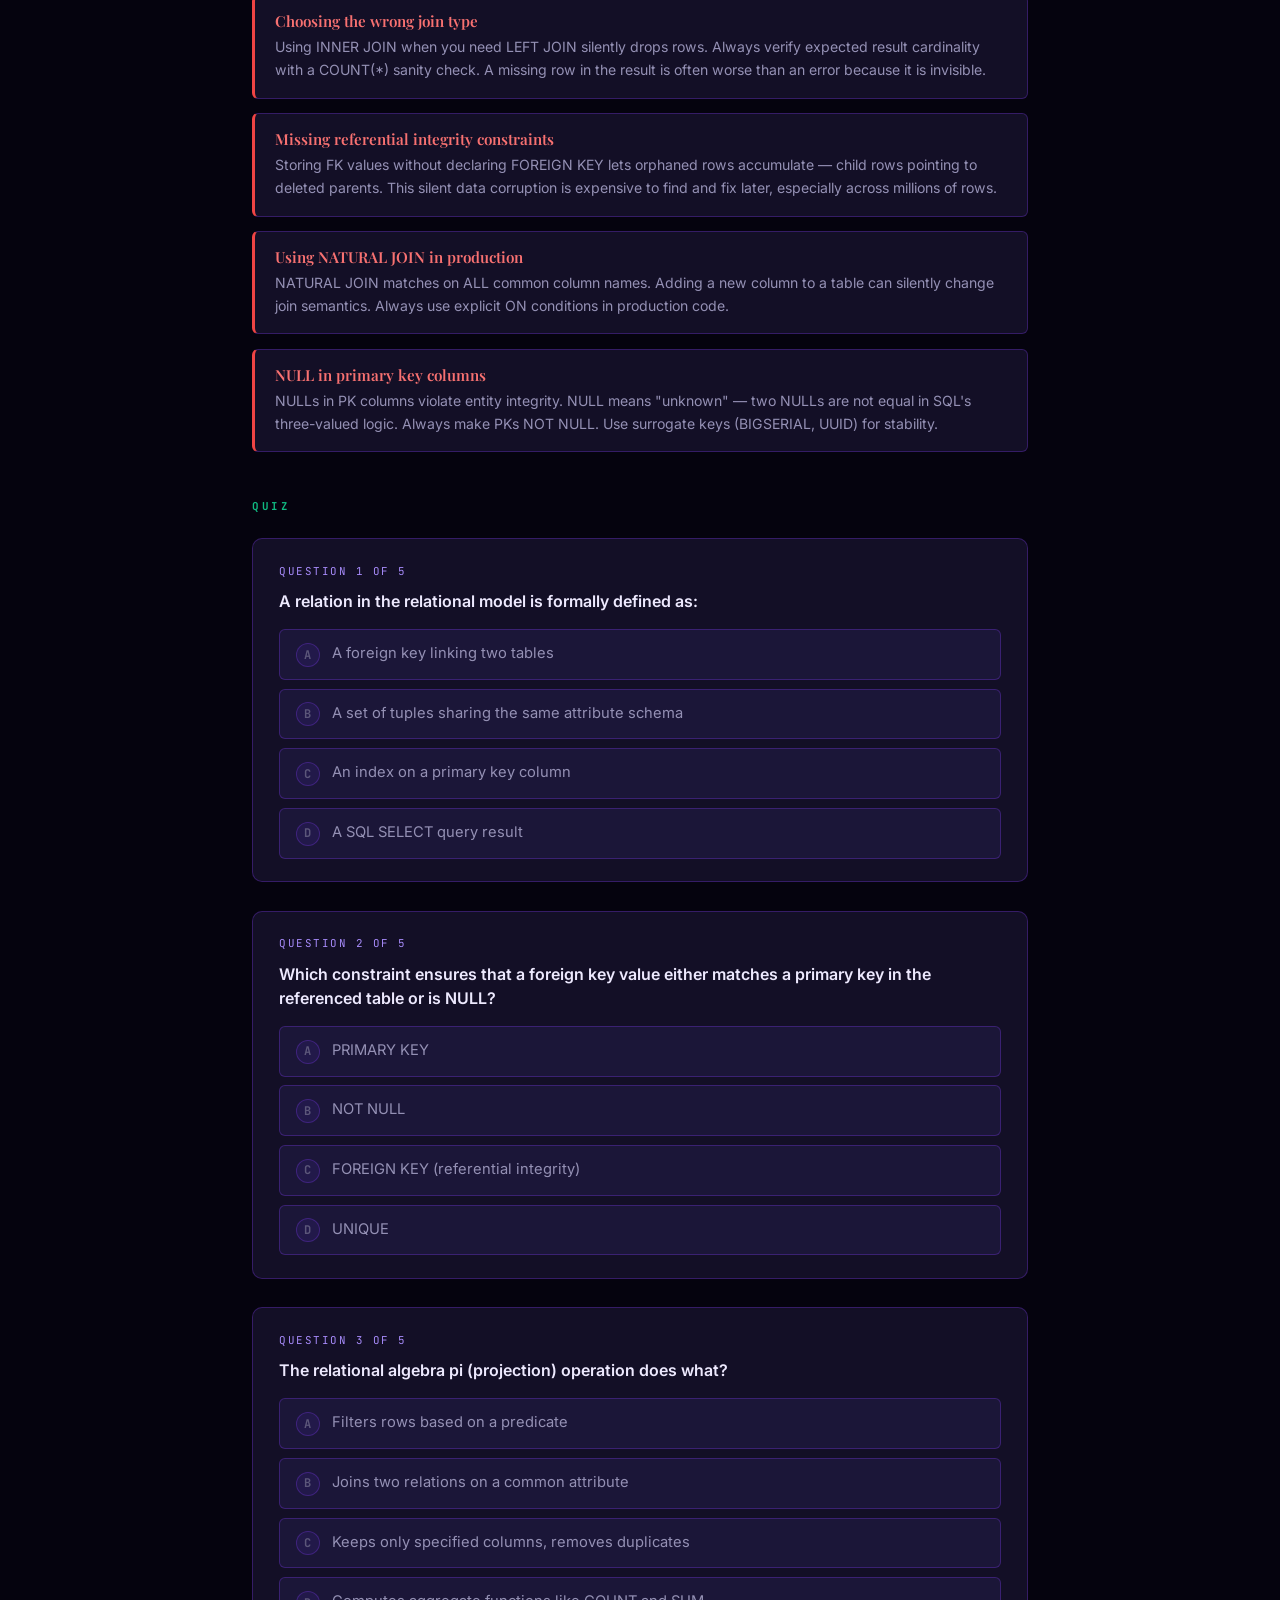
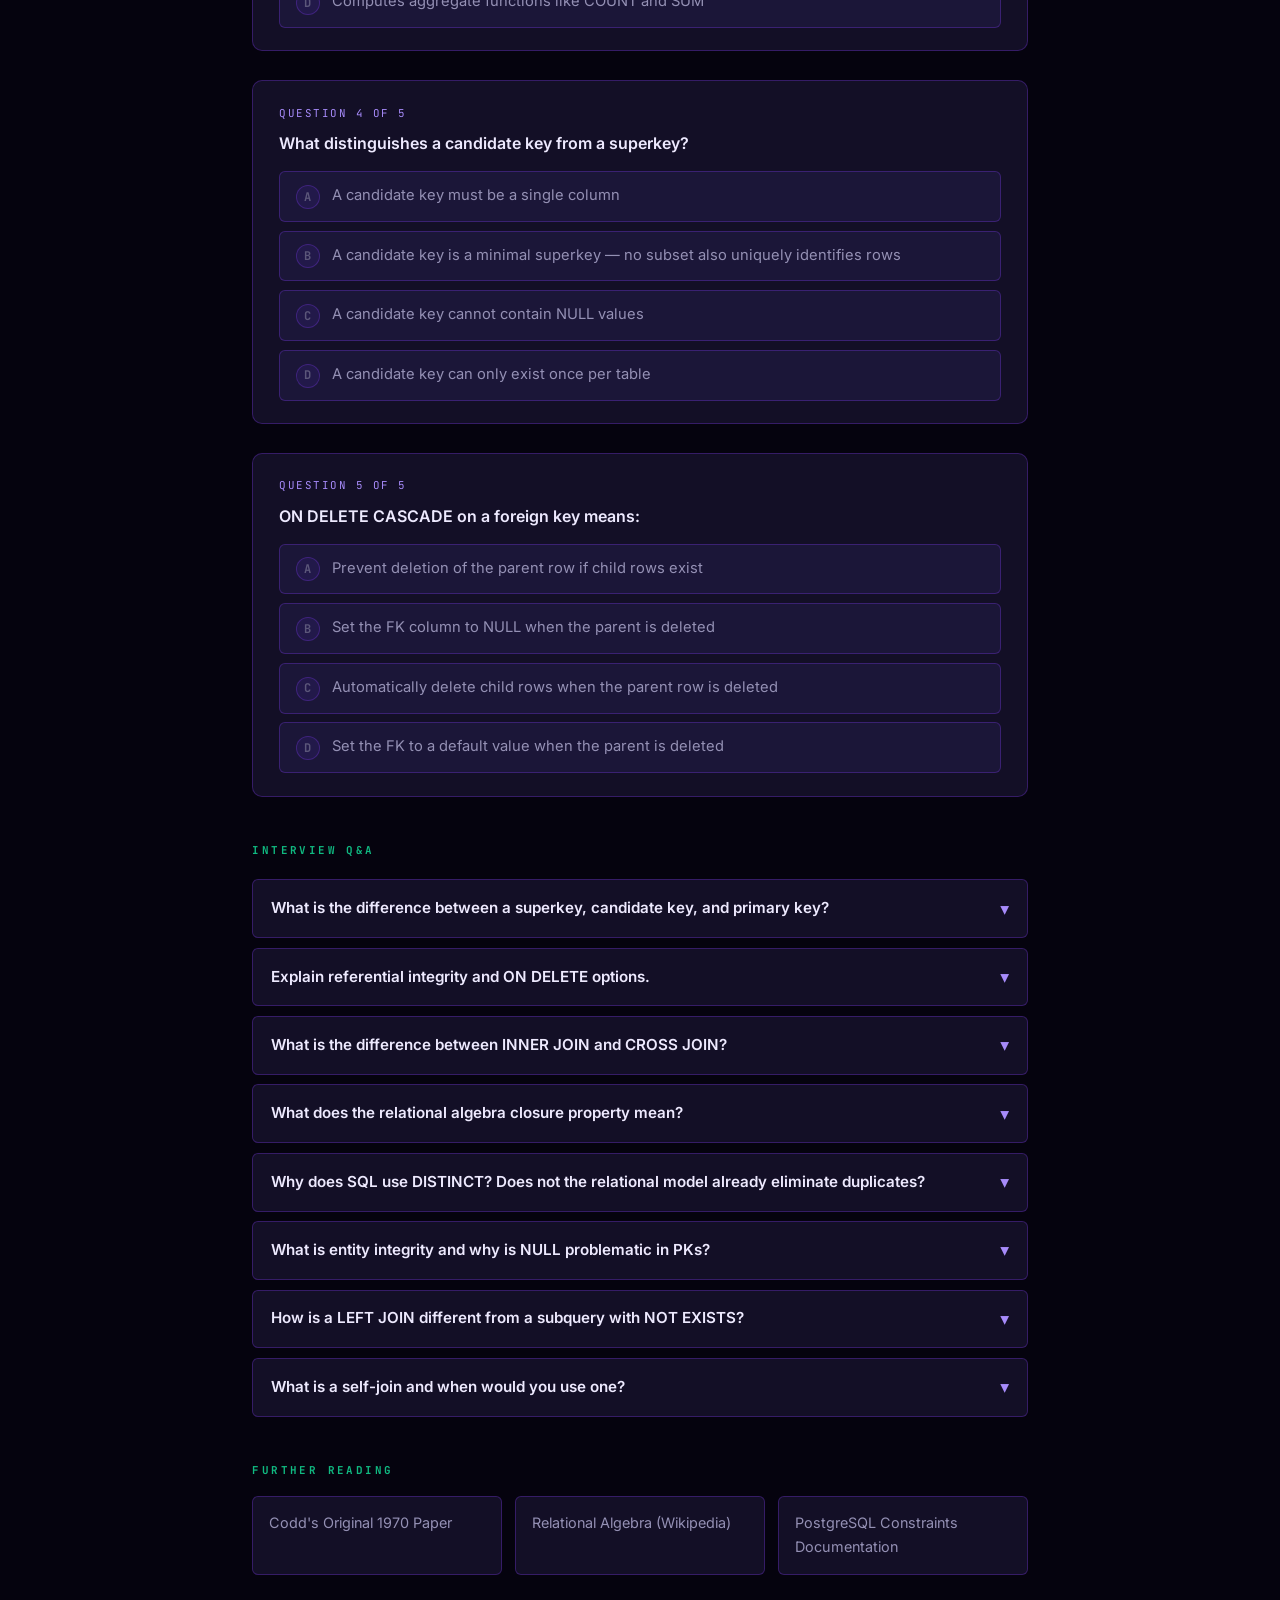
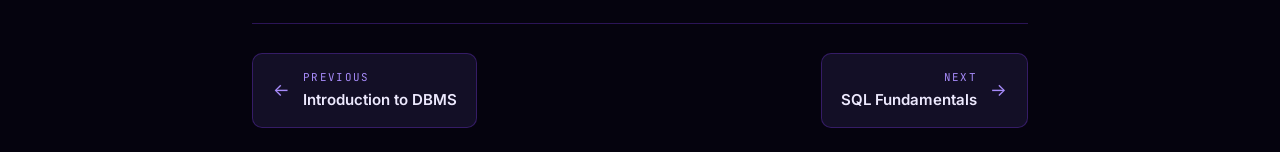
<file: topics/02-relational-model.html>
<!DOCTYPE html>
<html lang="en">
<head>
  <meta charset="UTF-8">
  <meta name="viewport" content="width=device-width, initial-scale=1.0">
  <script>try{var t=localStorage.getItem("dbms-theme")||"dark";document.documentElement.setAttribute("data-theme",t)}catch(e){document.documentElement.setAttribute("data-theme","dark")}</script>
  <title>Relational Model — DBMS Illustrated</title>
  <link rel="stylesheet" href="../css/style.css">
  <style>:root{--topic-color:var(--accent)}</style>
</head>
<body>
<div class="reading-progress" id="reading-progress"></div>
<nav class="navbar">
  <div class="navbar-inner">
    <a class="navbar-brand" href="../index.html"><span class="brand-icon" style="color:var(--primary-soft)">&#9670;</span>DBMS Illustrated</a>
    <div class="navbar-links"><a href="../index.html#topics">All Topics</a></div>
    <div class="navbar-actions"><button class="btn-icon" id="theme-toggle" title="Toggle theme">&#9788;</button></div>
  </div>
</nav>

<div class="container">
  <div class="breadcrumb">
    <a href="../index.html">Home</a><span class="breadcrumb-sep">›</span>
    <a href="../index.html#topics">Course</a><span class="breadcrumb-sep">›</span>
    <span>Relational Model</span>
  </div>

  <div class="topic-header">
    <div class="topic-badge">Topic 02</div>
    <h1>The <span class="accent">Relational</span> Model</h1>
    <p class="subtitle">Every database you have ever used — Gmail, Instagram, your bank — stores data in tables. This topic explains the rules behind those tables: how rows and columns are defined, how tables link to each other, and the mathematical operations that make SQL work.</p>
    <div class="company-badges">
      <span class="badge">PostgreSQL</span><span class="badge">MySQL</span><span class="badge">Oracle</span>
      <span class="badge">SQL Server</span><span class="badge">SQLite</span>
    </div>
  </div>

  <div class="section-label">Core Concepts</div>
  <div class="mini-cards">
    <div class="mini-card">
      <div class="mini-card-icon"></div>
      <h4>Relation (Table)</h4>
      <p>Think of a relation as a spreadsheet tab. Each row is one record — in database language, a row is called a tuple. Each column is one piece of data about that record — a column is called an attribute. All rows in the same table share the same columns. There is no "first row" or "last row" — order is not guaranteed, just like a deck of cards you have shuffled.</p>
    </div>
    <div class="mini-card">
      <div class="mini-card-icon"></div>
      <h4>Keys Hierarchy</h4>
      <p>Every row needs a way to be uniquely identified — like a student ID number. Any column (or combination of columns) that can identify a row is called a superkey. If you strip that down to the minimum needed (no extra columns), it becomes a candidate key. The one you officially designate as the row's identifier is the primary key. A foreign key is a column that points to the primary key of a different table — it is how tables link to each other.</p>
    </div>
    <div class="mini-card">
      <div class="mini-card-icon"></div>
      <h4>Referential Integrity</h4>
      <p>If every employee must belong to a department, the database enforces that you cannot delete a department that still has employees. This enforcement is called referential integrity. When the parent row is deleted, you decide: should child rows be deleted too (CASCADE)? Should their link be cleared (SET NULL)? Or should the deletion be blocked until the children are gone first (RESTRICT)? Each option encodes a real business decision.</p>
    </div>
    <div class="mini-card">
      <div class="mini-card-icon"></div>
      <h4>Relational Algebra</h4>
      <p>Before SQL existed, mathematicians described database operations using symbols. Pick only certain rows: sigma. Pick only certain columns: pi. Combine two tables: join. Combine two result sets: union. Everything you write in SQL compiles down to these six basic operations. You do not need to memorize the symbols — but understanding them explains why SQL works the way it does.</p>
    </div>
  </div>

  <div class="section-label">Key Taxonomy</div>
  <h2 class="section-title">From Superkey to Foreign Key</h2>
  <div class="comparison-grid">
    <div class="comparison-card">
      <h4>Superkey</h4>
      <ul>
        <li>Any set of columns uniquely identifying a row</li>
        <li>{user_id}, {email}, {user_id,email} are all superkeys</li>
        <li>May have redundant columns</li>
        <li>Every candidate key is a superkey</li>
      </ul>
    </div>
    <div class="comparison-card">
      <h4>Candidate Key</h4>
      <ul>
        <li>A minimal superkey — no subset also identifies rows</li>
        <li>{user_id} and {email} are candidate keys</li>
        <li>{user_id, email} is NOT one (user_id alone suffices)</li>
        <li>A table may have multiple candidate keys</li>
      </ul>
    </div>
    <div class="comparison-card">
      <h4>Primary Key</h4>
      <ul>
        <li>One chosen candidate key per table</li>
        <li>Cannot be NULL (implicit NOT NULL)</li>
        <li>Physically creates a clustered B+tree in InnoDB</li>
        <li>Other candidate keys become UNIQUE constraints</li>
      </ul>
    </div>
    <div class="comparison-card">
      <h4>Foreign Key</h4>
      <ul>
        <li>Attribute(s) referencing a PK in another table</li>
        <li>Value must be NULL or match a referenced PK</li>
        <li>Enforces referential integrity across tables</li>
        <li>ON DELETE: CASCADE / SET NULL / RESTRICT</li>
      </ul>
    </div>
  </div>

  <div class="section-label">Integrity Constraints</div>
  <h2 class="section-title">Enforcing Correct Data</h2>
  <div class="steps">
    <div class="step-item">
      <div class="step-num">1</div>
      <div>
        <h4>Domain Constraint</h4>
        <p>Every column has a declared type and set of legal values — that is its domain. For example, an age column should not allow -5 or the word "banana." Domain constraints let you declare rules like "age must be a non-negative integer" or "status can only be 'active' or 'inactive'." The database rejects any insert or update that violates these rules before the data is ever saved.</p>
      </div>
    </div>
    <div class="step-item">
      <div class="step-num">2</div>
      <div>
        <h4>Entity Integrity</h4>
        <p>Every row must be uniquely identifiable — you cannot have a row with no identity. This means the primary key column can never be empty (NULL) and can never be duplicated. In practice, many tables use a generated ID number (like BIGSERIAL or UUID) as the primary key rather than something like an email address — email addresses can change, be shared, or be left blank, which would break this rule.</p>
      </div>
    </div>
    <div class="step-item">
      <div class="step-num">3</div>
      <div>
        <h4>Referential Integrity</h4>
        <p>When one table has a column pointing to another table's primary key (a foreign key), the database checks that the reference is valid. You cannot have an order row pointing to a customer that does not exist. When you delete the parent (the customer), you choose what happens to the children (the orders): delete them too (CASCADE), blank out the link (SET NULL), or refuse the deletion until you manually remove the children first (RESTRICT).</p>
      </div>
    </div>
    <div class="step-item">
      <div class="step-num">4</div>
      <div>
        <h4>User-Defined Constraints</h4>
        <p>Sometimes you need business rules that go beyond basic types and keys. For example, "end date must be after start date," or "each user can only have one review per product." These are user-defined constraints. You can declare them directly in the table definition, and the database will enforce them automatically — no application code needed. For more complex rules (like checking data across multiple tables at once), you can use triggers.</p>
      </div>
    </div>
  </div>

  <div class="section-label">How It Works</div>
  <h2 class="section-title">Relational Algebra — Six Core Operations</h2>
  <div class="steps">
    <div class="step-item">
      <div class="step-num">1</div>
      <div>
        <h4>sigma — Selection (WHERE)</h4>
        <p>This operation picks certain rows and throws away the rest. The symbol sigma (looks like a capital E rotated) represents "filter rows where this condition is true." In SQL, this is your WHERE clause. For example, "give me only employees earning over $80,000." The result has the same columns as before — you have only reduced the number of rows.</p>
      </div>
    </div>
    <div class="step-item">
      <div class="step-num">2</div>
      <div>
        <h4>pi — Projection (SELECT cols)</h4>
        <p>This operation keeps only certain columns and hides the rest. The symbol pi represents "project columns." In SQL, this is the list of columns after SELECT — for example, "I only want the name and salary columns, not the full employee record." In strict math, projection also removes duplicate rows. In SQL, duplicates are kept by default for speed — add DISTINCT if you want to remove them.</p>
      </div>
    </div>
    <div class="step-item">
      <div class="step-num">3</div>
      <div>
        <h4>Join — Combining Relations</h4>
        <p>A join takes two tables and stitches them together based on a matching column. Think of it like looking up a person's department name by matching the department ID on the employee row with the department ID on the department row. In SQL, you use JOIN ... ON to say exactly which columns should match. Always use an explicit ON condition in real code — letting the database guess (natural join) is risky and error-prone.</p>
      </div>
    </div>
    <div class="step-item">
      <div class="step-num">4</div>
      <div>
        <h4>Set Operations (UNION, INTERSECT, EXCEPT)</h4>
        <p>Sometimes you want to combine two query results rather than two tables. UNION stacks them together (like combining two lists). INTERSECT gives you only rows that appear in both lists. EXCEPT gives you rows from the first list that do not appear in the second. Both queries must return the same number of columns. UNION removes duplicates by default; use UNION ALL to keep them (which is faster when you know there are no duplicates).</p>
      </div>
    </div>
  </div>

  <div class="code-block">
    <div class="cb-header"><span class="cb-lang">Relational Algebra and SQL</span></div>
    <pre><span class="cmt">Relational algebra: pi(name,dept_name)(sigma(salary>80000)(employees JOIN departments))</span>
<span class="kw">SELECT</span>   e.name, d.dept_name
<span class="kw">FROM</span>     employees e
<span class="kw">JOIN</span>     departments d <span class="kw">ON</span> e.dept_id = d.dept_id
<span class="kw">WHERE</span>    e.salary > <span class="num">80000</span>;

<span class="cmt">Key constraints in DDL</span>
<span class="kw">CREATE TABLE</span> orders (
  order_id    <span class="fn">BIGSERIAL</span>    <span class="kw">PRIMARY KEY</span>,
  customer_id <span class="fn">INT</span>         <span class="kw">NOT NULL</span>
                           <span class="kw">REFERENCES</span> customers(customer_id)
                           <span class="kw">ON DELETE RESTRICT</span>,
  status      <span class="fn">VARCHAR</span>(<span class="num">20</span>) <span class="kw">NOT NULL</span>
                           <span class="kw">CHECK</span> (status <span class="kw">IN</span> (<span class="str">'pending'</span>,<span class="str">'paid'</span>,<span class="str">'shipped'</span>)),
  total       <span class="fn">NUMERIC</span>(<span class="num">10</span>,<span class="num">2</span>) <span class="kw">CHECK</span> (total > <span class="num">0</span>),
  created_at  <span class="fn">TIMESTAMPTZ</span>  <span class="kw">DEFAULT</span> now()
);

<span class="cmt">UNION: customers who ordered OR registered this year</span>
<span class="kw">SELECT</span> customer_id <span class="kw">FROM</span> orders
<span class="kw">UNION</span>
<span class="kw">SELECT</span> id <span class="kw">FROM</span> customers <span class="kw">WHERE</span> created_at >= <span class="str">'2024-01-01'</span>;

<span class="cmt">EXCEPT: customers who registered but never ordered</span>
<span class="kw">SELECT</span> id <span class="kw">FROM</span> customers
<span class="kw">EXCEPT</span>
<span class="kw">SELECT DISTINCT</span> customer_id <span class="kw">FROM</span> orders;</pre>
  </div>

  <div class="at-a-glance reveal">
    <h3>At a Glance</h3>
    <ul>
      <li><strong>Relation = table. Tuple = row. Attribute = column.</strong> Every value in every cell must be a single, indivisible piece of data — no lists inside a cell.</li>
      <li><strong>Primary key</strong> — the unique ID for every row. <strong>Foreign key</strong> — a column that points to the primary key of another table. This is how you link tables together.</li>
      <li><strong>INNER JOIN</strong> — only rows that match in both tables. <strong>LEFT JOIN</strong> — all rows from the left table, even when there is no match on the right (missing data shows as NULL).</li>
      <li><strong>Relational algebra</strong> — think of it as the math version of SQL. Pick rows (sigma), pick columns (pi), link tables (join). SQL is just a friendlier way to write this.</li>
      <li>The key rules you learn here (candidate keys, how data depends on other data) are the foundation of normalization — the next topic.</li>
    </ul>
  </div>

  <div class="section-label">JOIN Types Reference</div>
  <div class="comparison-grid">
    <div class="comparison-card">
      <h4>INNER JOIN</h4>
      <ul>
        <li>Returns only matching rows from both sides</li>
        <li>Non-matching rows are silently dropped</li>
        <li>Most common join type in OLTP</li>
        <li>Use when you need data from both tables</li>
      </ul>
    </div>
    <div class="comparison-card">
      <h4>LEFT JOIN</h4>
      <ul>
        <li>All rows from left, matching from right</li>
        <li>NULLs for right side when no match</li>
        <li>Common for optional relationships</li>
        <li>Use: orders with or without invoices</li>
      </ul>
    </div>
    <div class="comparison-card">
      <h4>FULL OUTER JOIN</h4>
      <ul>
        <li>All rows from both sides</li>
        <li>NULLs where no match on either side</li>
        <li>Rare in practice, powerful for reconciliation</li>
        <li>Use: finding records missing from either table</li>
      </ul>
    </div>
    <div class="comparison-card">
      <h4>CROSS JOIN</h4>
      <ul>
        <li>Cartesian product: every row times every row</li>
        <li>n * m rows — very expensive at scale</li>
        <li>Useful for generating test data or combinations</li>
        <li>Missing ON clause in INNER = accidental CROSS</li>
      </ul>
    </div>
  </div>

  <div class="diagram-box">
    <svg viewBox="0 0 700 230" role="img" aria-label="Relational model: two tables joined on a foreign key, producing a result set">
      <!-- employees table -->
      <rect x="30" y="30" width="180" height="140" rx="8" class="svg-box-c"/>
      <rect x="30" y="30" width="180" height="30" rx="8" class="svg-box-c" style="fill:#0EA5E9;opacity:.85"/>
      <text x="120" y="51" text-anchor="middle" class="svg-label" style="fill:#fff">employees</text>
      <text x="120" y="82"  text-anchor="middle" class="svg-soft">PK emp_id</text>
      <text x="120" y="100" text-anchor="middle" class="svg-soft">name</text>
      <text x="120" y="118" text-anchor="middle" class="svg-soft">FK dept_id</text>
      <text x="120" y="136" text-anchor="middle" class="svg-soft">salary</text>
      <!-- departments table -->
      <rect x="490" y="30" width="180" height="120" rx="8" class="svg-box-p"/>
      <rect x="490" y="30" width="180" height="30" rx="8" class="svg-box-p" style="fill:#7C3AED;opacity:.85"/>
      <text x="580" y="51" text-anchor="middle" class="svg-label" style="fill:#fff">departments</text>
      <text x="580" y="82"  text-anchor="middle" class="svg-soft">PK dept_id</text>
      <text x="580" y="100" text-anchor="middle" class="svg-soft">dept_name</text>
      <text x="580" y="118" text-anchor="middle" class="svg-soft">budget</text>
      <!-- FK reference arrow -->
      <line x1="210" y1="118" x2="490" y2="82" class="svg-line svg-dash" style="stroke:#F59E0B"/>
      <text x="350" y="90" text-anchor="middle" class="svg-soft" style="fill:#F59E0B">FK dept_id = PK dept_id</text>
      <!-- result table -->
      <rect x="200" y="168" width="300" height="48" rx="8" class="svg-box-g"/>
      <text x="350" y="188" text-anchor="middle" class="svg-label">JOIN Result Set</text>
      <text x="350" y="206" text-anchor="middle" class="svg-soft">emp_id, name, dept_name, salary</text>
      <!-- lines from tables to result -->
      <line x1="120" y1="170" x2="280" y2="168" class="svg-line"/>
      <line x1="580" y1="150" x2="420" y2="168" class="svg-line"/>
      <!-- Animated packets -->
      <circle class="pkt" cx="210" cy="118" r="5" fill="#F59E0B"/>
      <circle class="pkt" cx="350" cy="90"  r="5" fill="#F59E0B"/>
      <circle class="pkt" cx="120" cy="140" r="5" fill="#0EA5E9"/>
      <circle class="pkt" cx="580" cy="140" r="5" fill="#7C3AED"/>
    </svg>
    <p class="diagram-caption">A foreign key in employees references the primary key in departments. The JOIN operation walks that reference to stitch the two relations together into a flat result set.</p>
  </div>

  <div class="demo-section" id="demo-relational">
    <div class="demo-header">
      <h3>Relational Join Demo</h3>
      <div class="demo-controls">
        <button class="demo-btn join-btn" data-join="INNER">INNER JOIN</button>
        <button class="demo-btn join-btn" data-join="LEFT">LEFT JOIN</button>
        <button class="demo-btn join-btn" data-join="RIGHT">RIGHT JOIN</button>
      </div>
    </div>
    <div class="demo-canvas-wrap"></div>
    <div class="demo-hint">Matching FK values (dept_id) are highlighted. Result table shows below.</div>
  </div>

  <div class="info-box">
    <h4>Closure Property: Why SQL Subqueries Work</h4>
    <p>Every relational algebra operation takes one or more relations as input and produces a relation as output — this is closure. It enables arbitrary composition: the output of a SELECT is itself a relation that can be used as input to another SELECT. This is why subqueries, CTEs, and derived tables all work naturally in SQL. Every query result is a "virtual table" with the same interface as a stored table — that is why you can write <code>SELECT * FROM (SELECT ...) AS sub</code>.</p>
  </div>

  <div class="section-label">Anti-patterns</div>
  <div class="antipatterns">
    <div class="antipattern">
      <h4>Choosing the wrong join type</h4>
      <p>Using INNER JOIN when you need LEFT JOIN silently drops rows. Always verify expected result cardinality with a COUNT(*) sanity check. A missing row in the result is often worse than an error because it is invisible.</p>
    </div>
    <div class="antipattern">
      <h4>Missing referential integrity constraints</h4>
      <p>Storing FK values without declaring FOREIGN KEY lets orphaned rows accumulate — child rows pointing to deleted parents. This silent data corruption is expensive to find and fix later, especially across millions of rows.</p>
    </div>
    <div class="antipattern">
      <h4>Using NATURAL JOIN in production</h4>
      <p>NATURAL JOIN matches on ALL common column names. Adding a new column to a table can silently change join semantics. Always use explicit ON conditions in production code.</p>
    </div>
    <div class="antipattern">
      <h4>NULL in primary key columns</h4>
      <p>NULLs in PK columns violate entity integrity. NULL means "unknown" — two NULLs are not equal in SQL's three-valued logic. Always make PKs NOT NULL. Use surrogate keys (BIGSERIAL, UUID) for stability.</p>
    </div>
  </div>

  <div class="section-label">Quiz</div>
  <div class="quiz-section">
    <div class="quiz-question">
      <div class="quiz-q-num">Question 1 of 5</div>
      <div class="quiz-q-text">A relation in the relational model is formally defined as:</div>
      <div class="quiz-options">
        <div class="quiz-option" data-correct="false" data-explanation="A foreign key is a constraint, not the definition of a relation."><span class="opt-letter">A</span>A foreign key linking two tables</div>
        <div class="quiz-option" data-correct="true" data-explanation="A relation is a set of tuples that all conform to the same schema. Order of tuples is undefined — it is a mathematical set."><span class="opt-letter">B</span>A set of tuples sharing the same attribute schema</div>
        <div class="quiz-option" data-correct="false" data-explanation="An index is a physical data structure, not a relation."><span class="opt-letter">C</span>An index on a primary key column</div>
        <div class="quiz-option" data-correct="false" data-explanation="A query returns a result set, but that is not the definition of a relation."><span class="opt-letter">D</span>A SQL SELECT query result</div>
      </div>
      <div class="quiz-feedback"></div>
    </div>
    <div class="quiz-question">
      <div class="quiz-q-num">Question 2 of 5</div>
      <div class="quiz-q-text">Which constraint ensures that a foreign key value either matches a primary key in the referenced table or is NULL?</div>
      <div class="quiz-options">
        <div class="quiz-option" data-correct="false" data-explanation="PRIMARY KEY ensures uniqueness and non-nullability within one table."><span class="opt-letter">A</span>PRIMARY KEY</div>
        <div class="quiz-option" data-correct="false" data-explanation="NOT NULL only prevents NULL values; it does not link to another table."><span class="opt-letter">B</span>NOT NULL</div>
        <div class="quiz-option" data-correct="true" data-explanation="FOREIGN KEY enforces referential integrity: the referenced value must exist in the parent table or be NULL."><span class="opt-letter">C</span>FOREIGN KEY (referential integrity)</div>
        <div class="quiz-option" data-correct="false" data-explanation="UNIQUE ensures no duplicates but does not reference another table."><span class="opt-letter">D</span>UNIQUE</div>
      </div>
      <div class="quiz-feedback"></div>
    </div>
    <div class="quiz-question">
      <div class="quiz-q-num">Question 3 of 5</div>
      <div class="quiz-q-text">The relational algebra pi (projection) operation does what?</div>
      <div class="quiz-options">
        <div class="quiz-option" data-correct="false" data-explanation="Filtering rows is the sigma (selection) operation."><span class="opt-letter">A</span>Filters rows based on a predicate</div>
        <div class="quiz-option" data-correct="false" data-explanation="Joining two relations is the join operation."><span class="opt-letter">B</span>Joins two relations on a common attribute</div>
        <div class="quiz-option" data-correct="true" data-explanation="pi keeps only specified columns and removes duplicate tuples, corresponding to SQL SELECT DISTINCT col1, col2."><span class="opt-letter">C</span>Keeps only specified columns, removes duplicates</div>
        <div class="quiz-option" data-correct="false" data-explanation="Aggregation (COUNT, SUM) is not a basic relational algebra operation — it is an extended operator."><span class="opt-letter">D</span>Computes aggregate functions like COUNT and SUM</div>
      </div>
      <div class="quiz-feedback"></div>
    </div>
    <div class="quiz-question">
      <div class="quiz-q-num">Question 4 of 5</div>
      <div class="quiz-q-text">What distinguishes a candidate key from a superkey?</div>
      <div class="quiz-options">
        <div class="quiz-option" data-correct="false" data-explanation="Both can include multiple columns."><span class="opt-letter">A</span>A candidate key must be a single column</div>
        <div class="quiz-option" data-correct="true" data-explanation="A candidate key is a minimal superkey — no proper subset of it is also a superkey. Superkeys may have redundant columns."><span class="opt-letter">B</span>A candidate key is a minimal superkey — no subset also uniquely identifies rows</div>
        <div class="quiz-option" data-correct="false" data-explanation="Candidate keys may be nullable in the pure model; PKs (chosen candidate keys) cannot."><span class="opt-letter">C</span>A candidate key cannot contain NULL values</div>
        <div class="quiz-option" data-correct="false" data-explanation="A table can have multiple candidate keys."><span class="opt-letter">D</span>A candidate key can only exist once per table</div>
      </div>
      <div class="quiz-feedback"></div>
    </div>
    <div class="quiz-question">
      <div class="quiz-q-num">Question 5 of 5</div>
      <div class="quiz-q-text">ON DELETE CASCADE on a foreign key means:</div>
      <div class="quiz-options">
        <div class="quiz-option" data-correct="false" data-explanation="RESTRICT prevents deletion of a parent row if child rows exist."><span class="opt-letter">A</span>Prevent deletion of the parent row if child rows exist</div>
        <div class="quiz-option" data-correct="false" data-explanation="SET NULL sets the FK column to NULL, it does not cascade the deletion."><span class="opt-letter">B</span>Set the FK column to NULL when the parent is deleted</div>
        <div class="quiz-option" data-correct="true" data-explanation="ON DELETE CASCADE automatically deletes child rows when the parent row is deleted. Useful for dependent entities like order_items when an order is deleted."><span class="opt-letter">C</span>Automatically delete child rows when the parent row is deleted</div>
        <div class="quiz-option" data-correct="false" data-explanation="SET DEFAULT restores a default value, not cascade deletion."><span class="opt-letter">D</span>Set the FK to a default value when the parent is deleted</div>
      </div>
      <div class="quiz-feedback"></div>
    </div>
  </div>

  <div class="section-label">Interview Q&A</div>
  <div class="qa-section">
    <div class="qa-item">
      <div class="qa-q">What is the difference between a superkey, candidate key, and primary key?<span class="qa-chevron">▾</span></div>
      <div class="qa-a"><div class="qa-a-inner">A <strong>superkey</strong> is any set of attributes that uniquely identifies a tuple. A <strong>candidate key</strong> is a minimal superkey — no proper subset is also a superkey. A <strong>primary key</strong> is the one candidate key chosen by the designer as the principal identifier. Example: in a users table, {user_id}, {email}, and {user_id, email} are all superkeys. {user_id} and {email} are candidate keys (both minimal). The designer picks {user_id} as PK and adds UNIQUE on email.</div></div>
    </div>
    <div class="qa-item">
      <div class="qa-q">Explain referential integrity and ON DELETE options.<span class="qa-chevron">▾</span></div>
      <div class="qa-a"><div class="qa-a-inner">Referential integrity means every non-null FK value must exist as a PK in the referenced table. When the parent row is deleted: <strong>CASCADE</strong> deletes all child rows (useful for orders and items). <strong>SET NULL</strong> sets FK to NULL (useful for optional relationships). <strong>RESTRICT / NO ACTION</strong> rejects the delete if child rows exist (safest default). <strong>SET DEFAULT</strong> sets to a default value. Choose based on the business rule: is a child row meaningful without its parent?</div></div>
    </div>
    <div class="qa-item">
      <div class="qa-q">What is the difference between INNER JOIN and CROSS JOIN?<span class="qa-chevron">▾</span></div>
      <div class="qa-a"><div class="qa-a-inner">A CROSS JOIN is the Cartesian product — every row in table A combined with every row in table B. If A has 1,000 rows and B has 1,000 rows, the result has 1,000,000 rows. No ON clause. An INNER JOIN is a cross join plus a filter: only tuples where the join predicate is true survive. CROSS JOINs are rarely intentional in production — a missing ON clause in an INNER JOIN produces a CROSS JOIN accidentally. Useful for generating test data or date/product combinations.</div></div>
    </div>
    <div class="qa-item">
      <div class="qa-q">What does the relational algebra closure property mean?<span class="qa-chevron">▾</span></div>
      <div class="qa-a"><div class="qa-a-inner">Closure means every relational algebra operation takes one or more relations as input and produces a relation as output. This enables composition: you can nest operations arbitrarily, using the output of one as input to the next. SQL exploits this: subqueries, CTEs, and derived tables all rely on closure. Every SQL query produces a "virtual table" that can be treated as a relation for further querying — that is why <code>SELECT * FROM (SELECT ...) AS sub</code> works.</div></div>
    </div>
    <div class="qa-item">
      <div class="qa-q">Why does SQL use DISTINCT? Does not the relational model already eliminate duplicates?<span class="qa-chevron">▾</span></div>
      <div class="qa-a"><div class="qa-a-inner">Strictly, yes — a relation is a set, so no duplicate tuples are allowed. But SQL is based on bags (multisets), not sets, for performance: eliminating duplicates requires sorting or hashing, which is expensive. So SELECT without DISTINCT can return duplicates. SELECT DISTINCT adds the deduplication step. This is a deliberate SQL deviation from pure relational theory — the tradeoff is performance over theoretical purity. For aggregations, duplicates are often intentional (you want to COUNT all rows, not just unique ones).</div></div>
    </div>
    <div class="qa-item">
      <div class="qa-q">What is entity integrity and why is NULL problematic in PKs?<span class="qa-chevron">▾</span></div>
      <div class="qa-a"><div class="qa-a-inner">Entity integrity requires primary key columns be non-null and unique. NULL means "unknown value" — two NULLs are not considered equal (NULL != NULL in SQL's three-valued logic). If a PK column is NULL, the row cannot be uniquely identified. The DBMS rejects NULL in PK columns (NOT NULL is implicit). In practice, use surrogate keys (BIGSERIAL, UUID v7) rather than natural keys that might be null or change over time such as email addresses.</div></div>
    </div>
    <div class="qa-item">
      <div class="qa-q">How is a LEFT JOIN different from a subquery with NOT EXISTS?<span class="qa-chevron">▾</span></div>
      <div class="qa-a"><div class="qa-a-inner">Both express "left side with optional right side" but serve different patterns. <strong>LEFT JOIN</strong> retrieves data from both tables — you can SELECT columns from both. Common pattern: "give me all orders and their payments if they exist." <strong>NOT EXISTS</strong> finds rows in one table with no match in another: "give me customers who have never ordered" — you test for absence, not select from the second table. Performance: LEFT JOIN + WHERE right.col IS NULL is equivalent to NOT EXISTS but the optimizer may choose different plans. NOT EXISTS often optimizes better in PostgreSQL; NOT IN can behave unexpectedly if the subquery returns NULLs.</div></div>
    </div>
    <div class="qa-item">
      <div class="qa-q">What is a self-join and when would you use one?<span class="qa-chevron">▾</span></div>
      <div class="qa-a"><div class="qa-a-inner">A self-join joins a table to itself using aliases. Classic use: hierarchical or adjacency list structures. Example: <code>SELECT e.name, m.name AS manager FROM employees e JOIN employees m ON e.manager_id = m.id</code>. This retrieves each employee alongside their manager's name from the same table. Other uses: finding pairs of employees in the same department, comparing rows within the same table, or finding records that share a value. The DBMS treats the two aliases as two logical relations — same physical table, two logical names.</div></div>
    </div>
  </div>

  <div class="section-label">Further Reading</div>
  <div class="reading-links">
    <a class="reading-link" href="https://www.cs.cmu.edu/~christos/COURSES/826.S03/HANDOUTS/codd72.pdf" target="_blank">Codd's Original 1970 Paper</a>
    <a class="reading-link" href="https://en.wikipedia.org/wiki/Relational_algebra" target="_blank">Relational Algebra (Wikipedia)</a>
    <a class="reading-link" href="https://www.postgresql.org/docs/current/ddl-constraints.html" target="_blank">PostgreSQL Constraints Documentation</a>
  </div>

  <div class="topic-nav">
    <a href="01-intro.html" class="topic-nav-link">
      <div class="topic-nav-arrow">←</div>
      <div><div class="topic-nav-label">Previous</div><div class="topic-nav-title">Introduction to DBMS</div></div>
    </a>
    <a href="03-sql.html" class="topic-nav-link next">
      <div class="topic-nav-arrow">→</div>
      <div><div class="topic-nav-label">Next</div><div class="topic-nav-title">SQL Fundamentals</div></div>
    </a>
  </div>
</div>

<script src="../js/main.js"></script>
<script src="../js/demos.js"></script>
</body>
</html>
</file>
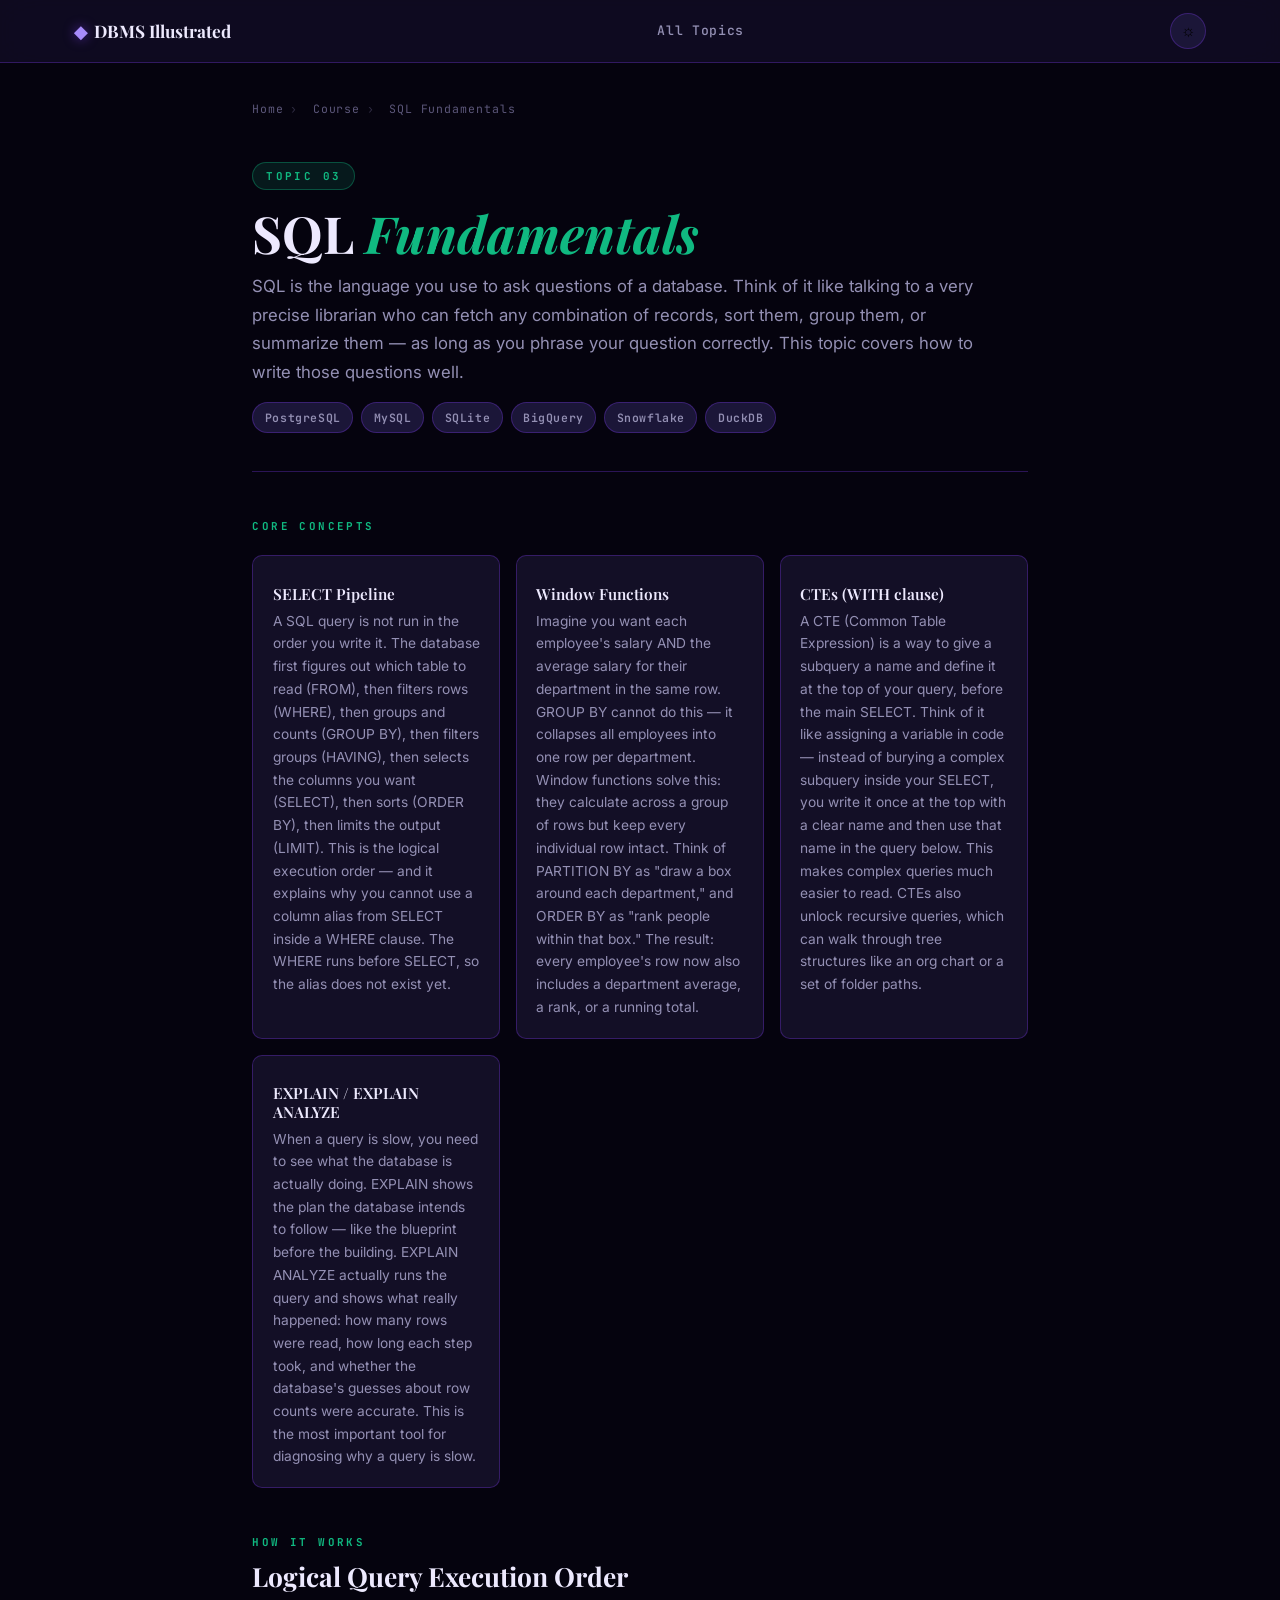
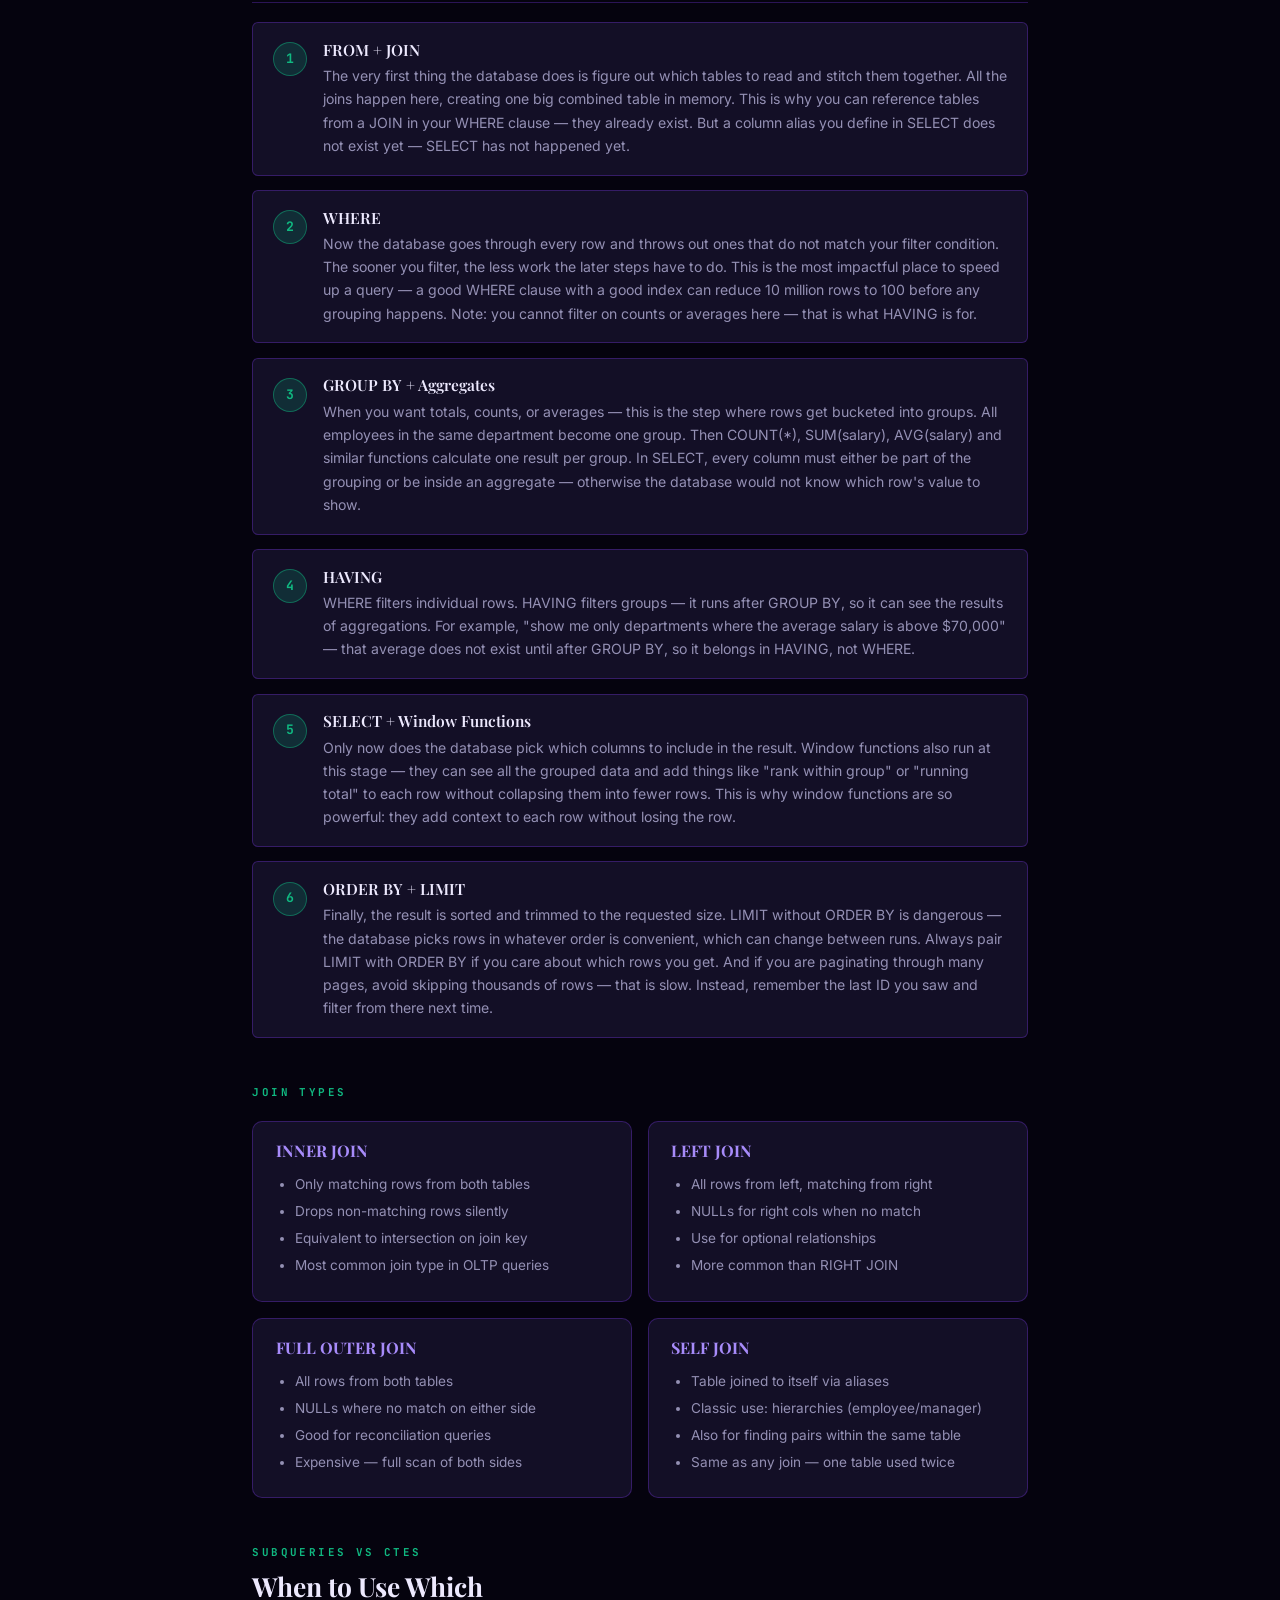
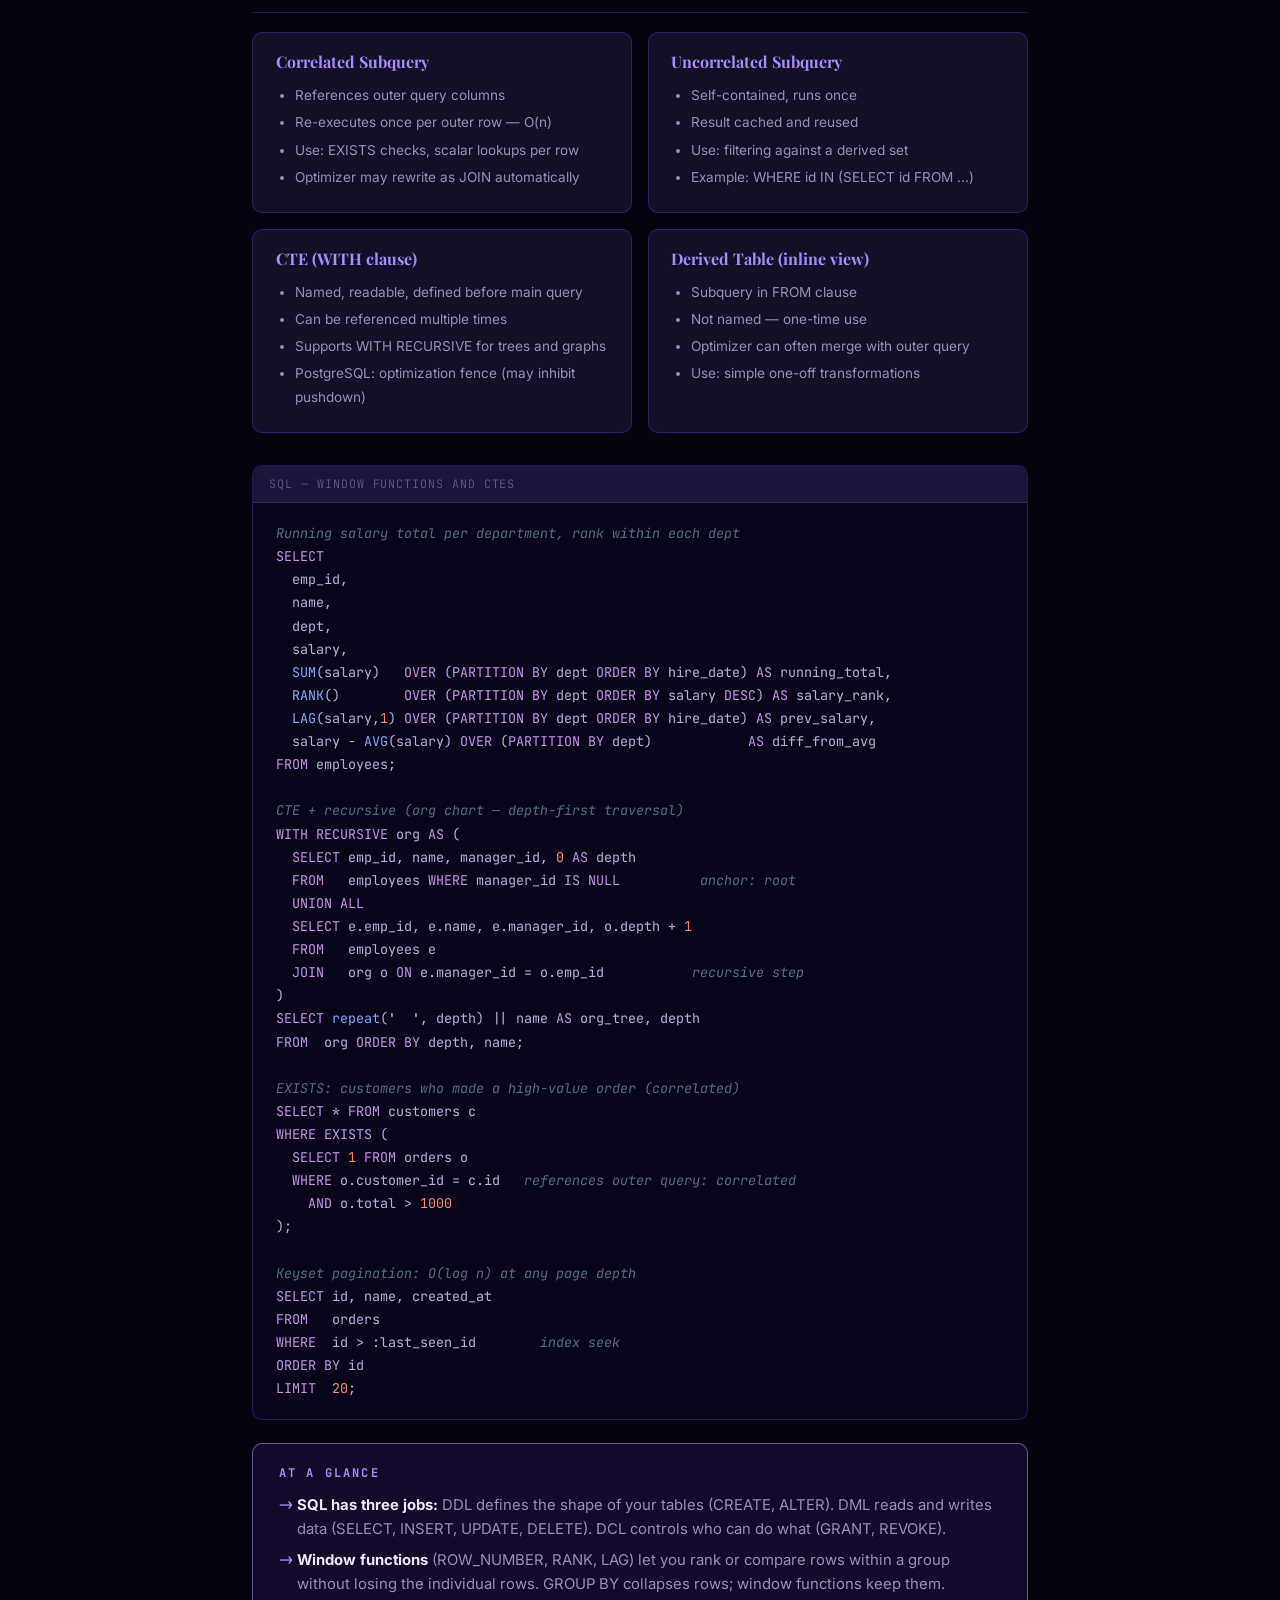
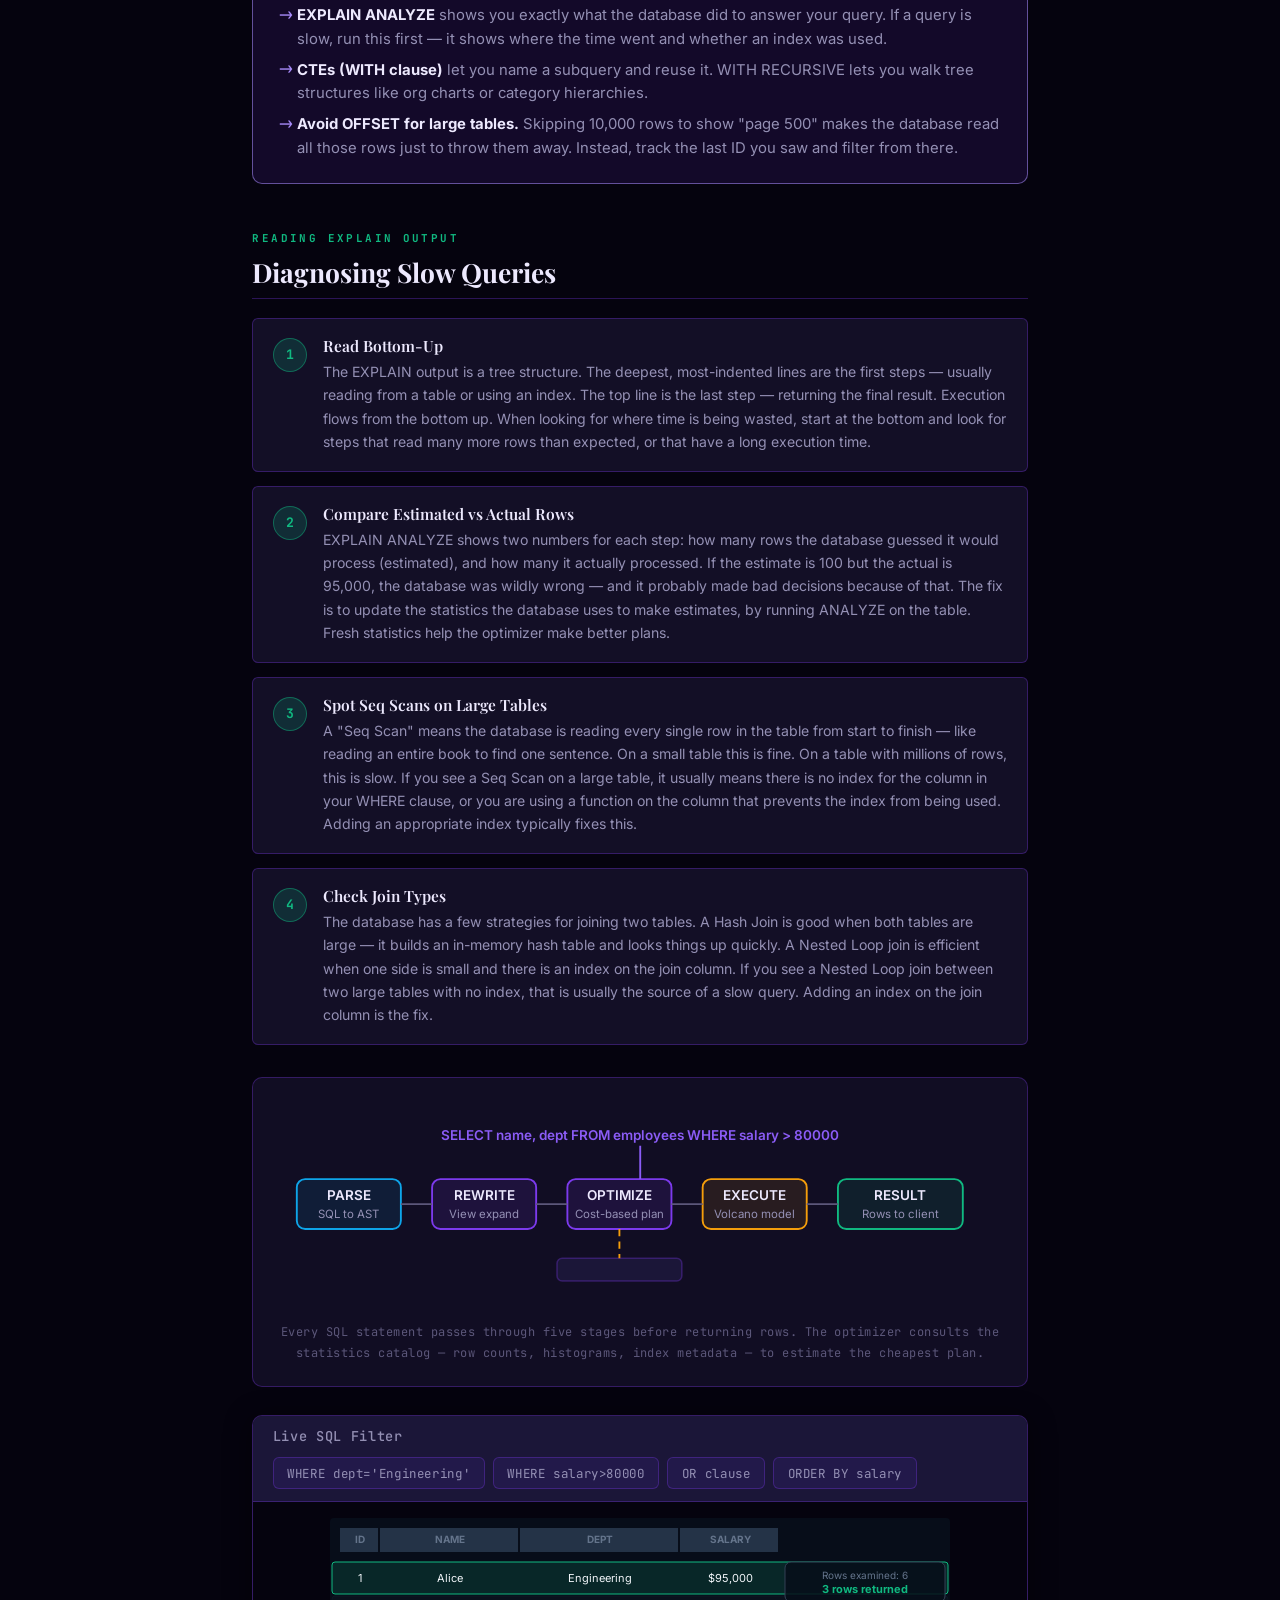
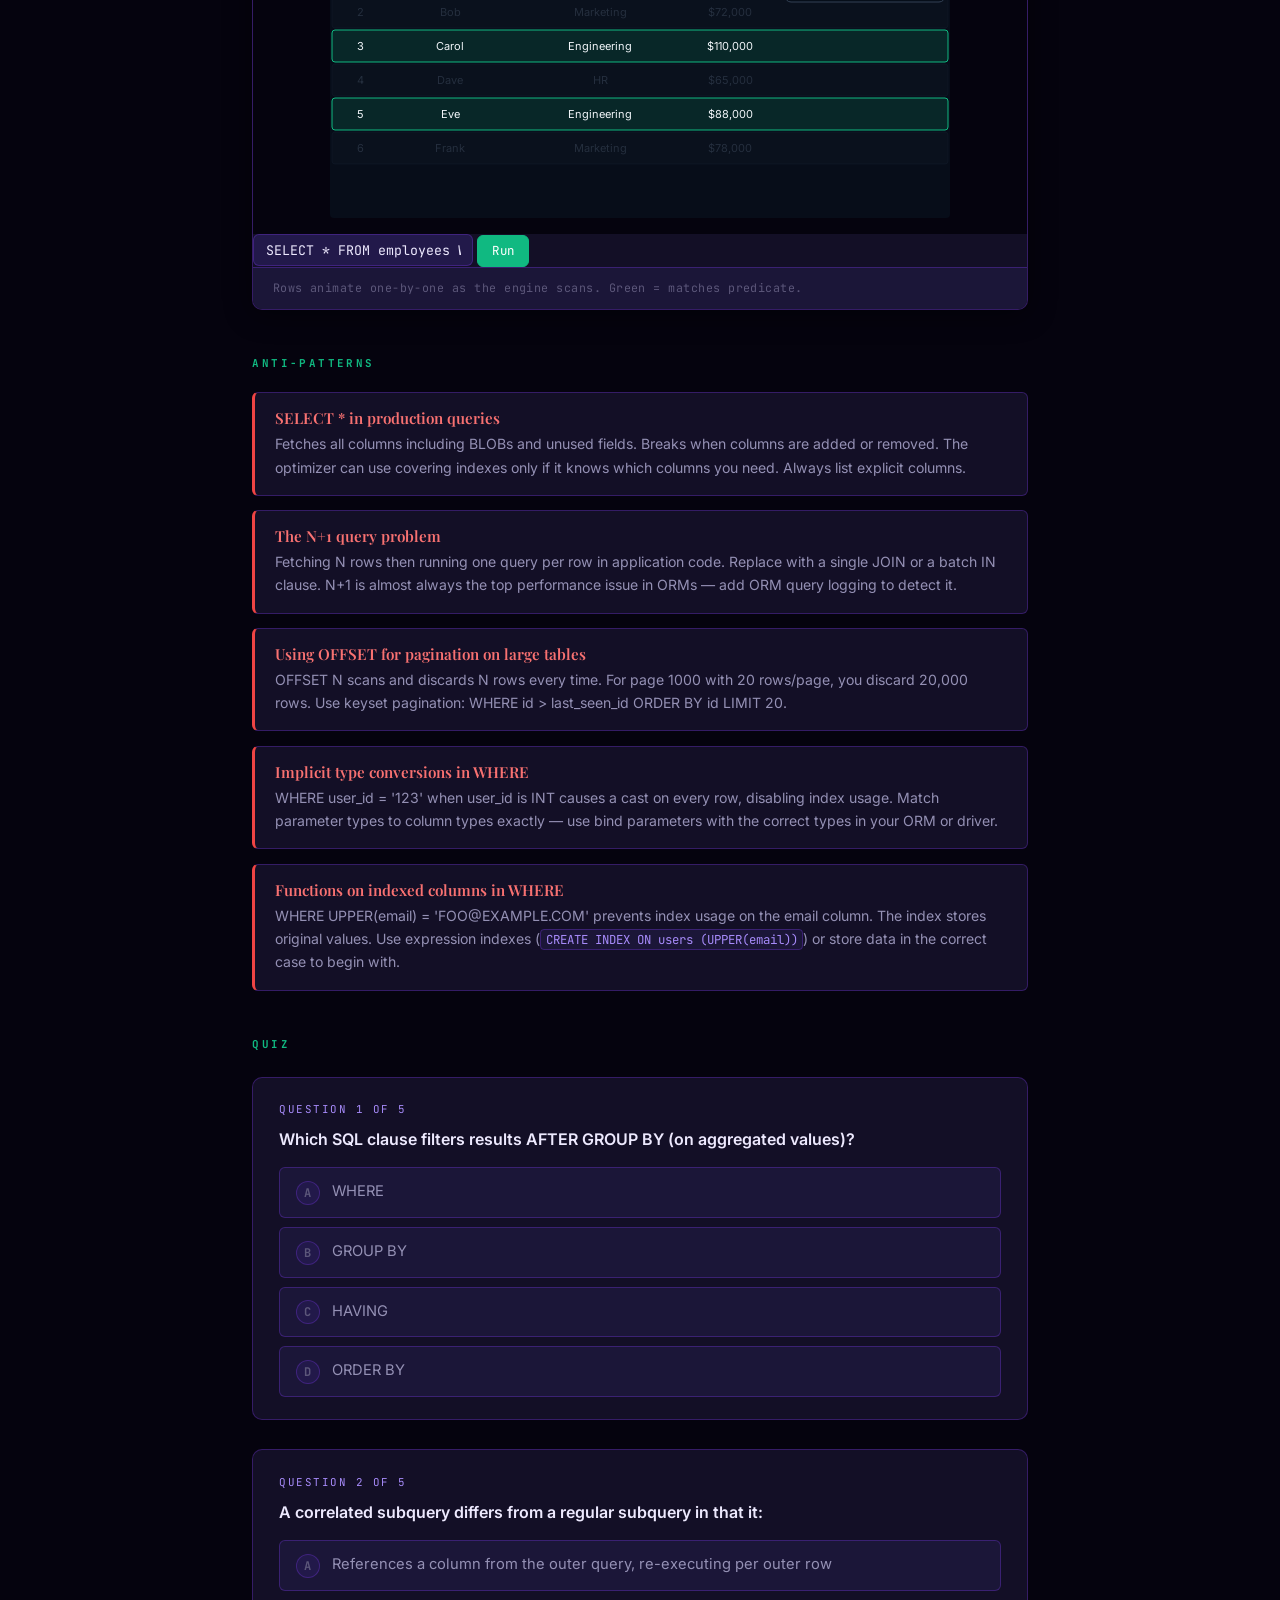
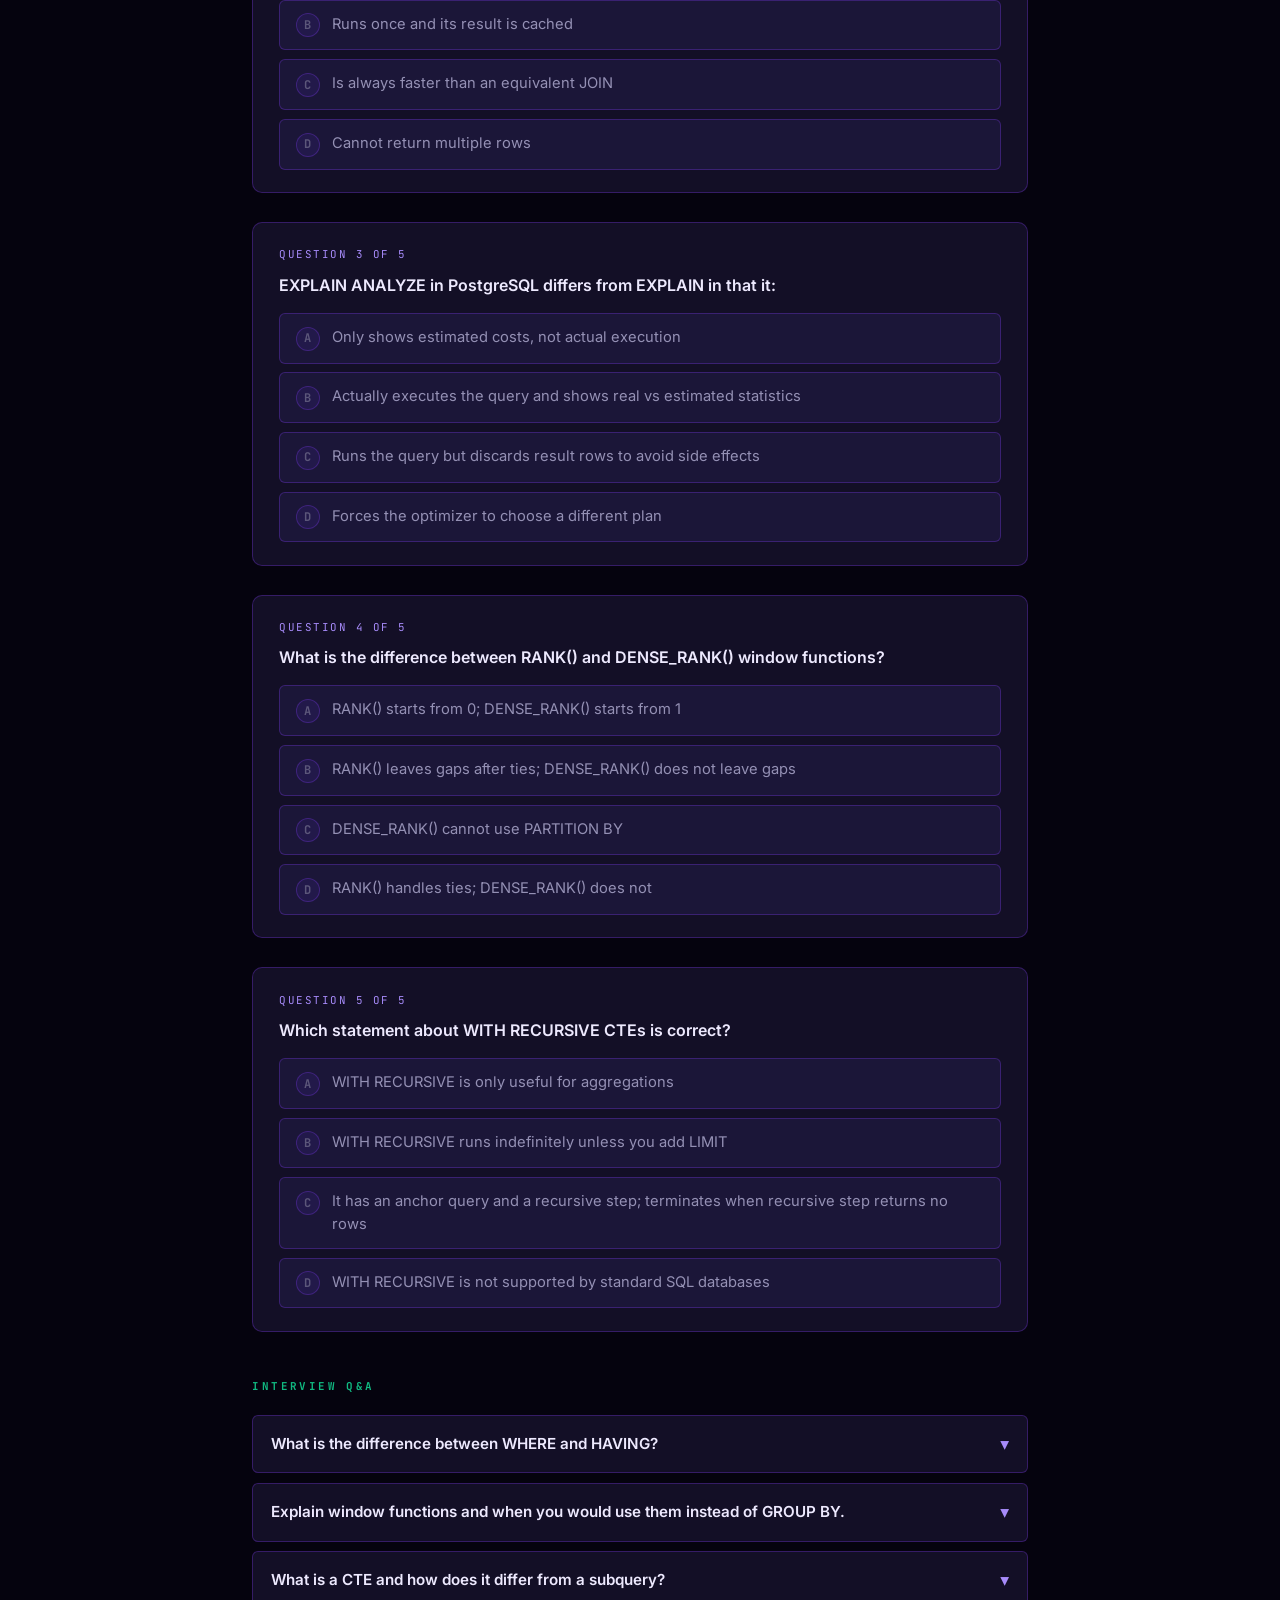
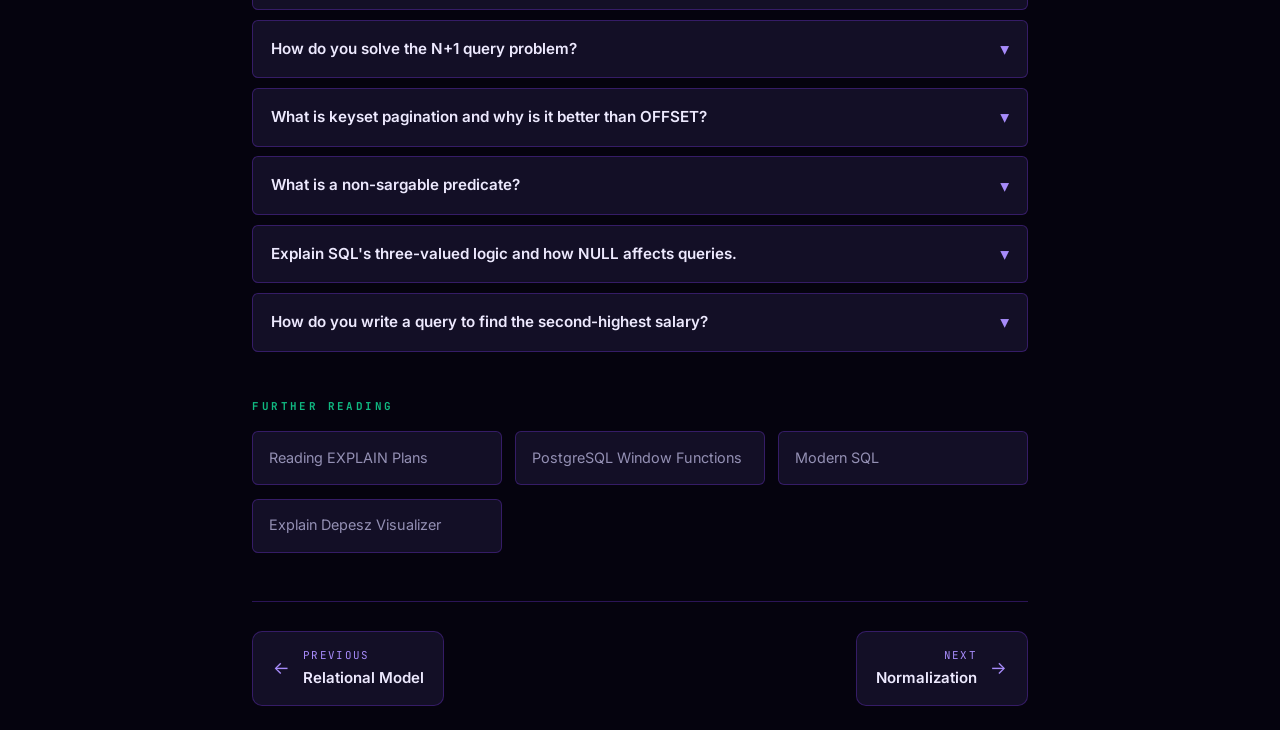
<file: topics/03-sql.html>
<!DOCTYPE html>
<html lang="en">
<head>
  <meta charset="UTF-8"><meta name="viewport" content="width=device-width, initial-scale=1.0">
  <script>try{var t=localStorage.getItem("dbms-theme")||"dark";document.documentElement.setAttribute("data-theme",t)}catch(e){document.documentElement.setAttribute("data-theme","dark")}</script>
  <title>SQL Fundamentals — DBMS Illustrated</title>
  <link rel="stylesheet" href="../css/style.css">
  <style>:root{--topic-color:var(--accent)}</style>
</head>
<body>
<div class="reading-progress" id="reading-progress"></div>
<nav class="navbar">
  <div class="navbar-inner">
    <a class="navbar-brand" href="../index.html"><span class="brand-icon" style="color:var(--primary-soft)">&#9670;</span>DBMS Illustrated</a>
    <div class="navbar-links"><a href="../index.html#topics">All Topics</a></div>
    <div class="navbar-actions"><button class="btn-icon" id="theme-toggle" title="Toggle theme">&#9788;</button></div>
  </div>
</nav>

<div class="container">
  <div class="breadcrumb">
    <a href="../index.html">Home</a><span class="breadcrumb-sep">›</span>
    <a href="../index.html#topics">Course</a><span class="breadcrumb-sep">›</span>
    <span>SQL Fundamentals</span>
  </div>

  <div class="topic-header">
    <div class="topic-badge">Topic 03</div>
    <h1>SQL <span class="accent">Fundamentals</span></h1>
    <p class="subtitle">SQL is the language you use to ask questions of a database. Think of it like talking to a very precise librarian who can fetch any combination of records, sort them, group them, or summarize them — as long as you phrase your question correctly. This topic covers how to write those questions well.</p>
    <div class="company-badges">
      <span class="badge">PostgreSQL</span><span class="badge">MySQL</span><span class="badge">SQLite</span>
      <span class="badge">BigQuery</span><span class="badge">Snowflake</span><span class="badge">DuckDB</span>
    </div>
  </div>

  <div class="section-label">Core Concepts</div>
  <div class="mini-cards">
    <div class="mini-card">
      <div class="mini-card-icon"></div>
      <h4>SELECT Pipeline</h4>
      <p>A SQL query is not run in the order you write it. The database first figures out which table to read (FROM), then filters rows (WHERE), then groups and counts (GROUP BY), then filters groups (HAVING), then selects the columns you want (SELECT), then sorts (ORDER BY), then limits the output (LIMIT). This is the logical execution order — and it explains why you cannot use a column alias from SELECT inside a WHERE clause. The WHERE runs before SELECT, so the alias does not exist yet.</p>
    </div>
    <div class="mini-card">
      <div class="mini-card-icon"></div>
      <h4>Window Functions</h4>
      <p>Imagine you want each employee's salary AND the average salary for their department in the same row. GROUP BY cannot do this — it collapses all employees into one row per department. Window functions solve this: they calculate across a group of rows but keep every individual row intact. Think of PARTITION BY as "draw a box around each department," and ORDER BY as "rank people within that box." The result: every employee's row now also includes a department average, a rank, or a running total.</p>
    </div>
    <div class="mini-card">
      <div class="mini-card-icon"></div>
      <h4>CTEs (WITH clause)</h4>
      <p>A CTE (Common Table Expression) is a way to give a subquery a name and define it at the top of your query, before the main SELECT. Think of it like assigning a variable in code — instead of burying a complex subquery inside your SELECT, you write it once at the top with a clear name and then use that name in the query below. This makes complex queries much easier to read. CTEs also unlock recursive queries, which can walk through tree structures like an org chart or a set of folder paths.</p>
    </div>
    <div class="mini-card">
      <div class="mini-card-icon"></div>
      <h4>EXPLAIN / EXPLAIN ANALYZE</h4>
      <p>When a query is slow, you need to see what the database is actually doing. EXPLAIN shows the plan the database intends to follow — like the blueprint before the building. EXPLAIN ANALYZE actually runs the query and shows what really happened: how many rows were read, how long each step took, and whether the database's guesses about row counts were accurate. This is the most important tool for diagnosing why a query is slow.</p>
    </div>
  </div>

  <div class="section-label">How It Works</div>
  <h2 class="section-title">Logical Query Execution Order</h2>
  <div class="steps">
    <div class="step-item"><div class="step-num">1</div><div><h4>FROM + JOIN</h4><p>The very first thing the database does is figure out which tables to read and stitch them together. All the joins happen here, creating one big combined table in memory. This is why you can reference tables from a JOIN in your WHERE clause — they already exist. But a column alias you define in SELECT does not exist yet — SELECT has not happened yet.</p></div></div>
    <div class="step-item"><div class="step-num">2</div><div><h4>WHERE</h4><p>Now the database goes through every row and throws out ones that do not match your filter condition. The sooner you filter, the less work the later steps have to do. This is the most impactful place to speed up a query — a good WHERE clause with a good index can reduce 10 million rows to 100 before any grouping happens. Note: you cannot filter on counts or averages here — that is what HAVING is for.</p></div></div>
    <div class="step-item"><div class="step-num">3</div><div><h4>GROUP BY + Aggregates</h4><p>When you want totals, counts, or averages — this is the step where rows get bucketed into groups. All employees in the same department become one group. Then COUNT(*), SUM(salary), AVG(salary) and similar functions calculate one result per group. In SELECT, every column must either be part of the grouping or be inside an aggregate — otherwise the database would not know which row's value to show.</p></div></div>
    <div class="step-item"><div class="step-num">4</div><div><h4>HAVING</h4><p>WHERE filters individual rows. HAVING filters groups — it runs after GROUP BY, so it can see the results of aggregations. For example, "show me only departments where the average salary is above $70,000" — that average does not exist until after GROUP BY, so it belongs in HAVING, not WHERE.</p></div></div>
    <div class="step-item"><div class="step-num">5</div><div><h4>SELECT + Window Functions</h4><p>Only now does the database pick which columns to include in the result. Window functions also run at this stage — they can see all the grouped data and add things like "rank within group" or "running total" to each row without collapsing them into fewer rows. This is why window functions are so powerful: they add context to each row without losing the row.</p></div></div>
    <div class="step-item"><div class="step-num">6</div><div><h4>ORDER BY + LIMIT</h4><p>Finally, the result is sorted and trimmed to the requested size. LIMIT without ORDER BY is dangerous — the database picks rows in whatever order is convenient, which can change between runs. Always pair LIMIT with ORDER BY if you care about which rows you get. And if you are paginating through many pages, avoid skipping thousands of rows — that is slow. Instead, remember the last ID you saw and filter from there next time.</p></div></div>
  </div>

  <div class="section-label">JOIN Types</div>
  <div class="comparison-grid">
    <div class="comparison-card">
      <h4>INNER JOIN</h4>
      <ul>
        <li>Only matching rows from both tables</li>
        <li>Drops non-matching rows silently</li>
        <li>Equivalent to intersection on join key</li>
        <li>Most common join type in OLTP queries</li>
      </ul>
    </div>
    <div class="comparison-card">
      <h4>LEFT JOIN</h4>
      <ul>
        <li>All rows from left, matching from right</li>
        <li>NULLs for right cols when no match</li>
        <li>Use for optional relationships</li>
        <li>More common than RIGHT JOIN</li>
      </ul>
    </div>
    <div class="comparison-card">
      <h4>FULL OUTER JOIN</h4>
      <ul>
        <li>All rows from both tables</li>
        <li>NULLs where no match on either side</li>
        <li>Good for reconciliation queries</li>
        <li>Expensive — full scan of both sides</li>
      </ul>
    </div>
    <div class="comparison-card">
      <h4>SELF JOIN</h4>
      <ul>
        <li>Table joined to itself via aliases</li>
        <li>Classic use: hierarchies (employee/manager)</li>
        <li>Also for finding pairs within the same table</li>
        <li>Same as any join — one table used twice</li>
      </ul>
    </div>
  </div>

  <div class="section-label">Subqueries vs CTEs</div>
  <h2 class="section-title">When to Use Which</h2>
  <div class="comparison-grid">
    <div class="comparison-card">
      <h4>Correlated Subquery</h4>
      <ul>
        <li>References outer query columns</li>
        <li>Re-executes once per outer row — O(n)</li>
        <li>Use: EXISTS checks, scalar lookups per row</li>
        <li>Optimizer may rewrite as JOIN automatically</li>
      </ul>
    </div>
    <div class="comparison-card">
      <h4>Uncorrelated Subquery</h4>
      <ul>
        <li>Self-contained, runs once</li>
        <li>Result cached and reused</li>
        <li>Use: filtering against a derived set</li>
        <li>Example: WHERE id IN (SELECT id FROM ...)</li>
      </ul>
    </div>
    <div class="comparison-card">
      <h4>CTE (WITH clause)</h4>
      <ul>
        <li>Named, readable, defined before main query</li>
        <li>Can be referenced multiple times</li>
        <li>Supports WITH RECURSIVE for trees and graphs</li>
        <li>PostgreSQL: optimization fence (may inhibit pushdown)</li>
      </ul>
    </div>
    <div class="comparison-card">
      <h4>Derived Table (inline view)</h4>
      <ul>
        <li>Subquery in FROM clause</li>
        <li>Not named — one-time use</li>
        <li>Optimizer can often merge with outer query</li>
        <li>Use: simple one-off transformations</li>
      </ul>
    </div>
  </div>

  <div class="code-block">
    <div class="cb-header"><span class="cb-lang">SQL — Window Functions and CTEs</span></div>
    <pre><span class="cmt">Running salary total per department, rank within each dept</span>
<span class="kw">SELECT</span>
  emp_id,
  name,
  dept,
  salary,
  <span class="fn">SUM</span>(salary)   <span class="kw">OVER</span> (<span class="kw">PARTITION BY</span> dept <span class="kw">ORDER BY</span> hire_date) <span class="kw">AS</span> running_total,
  <span class="fn">RANK</span>()        <span class="kw">OVER</span> (<span class="kw">PARTITION BY</span> dept <span class="kw">ORDER BY</span> salary <span class="kw">DESC</span>) <span class="kw">AS</span> salary_rank,
  <span class="fn">LAG</span>(salary,<span class="num">1</span>) <span class="kw">OVER</span> (<span class="kw">PARTITION BY</span> dept <span class="kw">ORDER BY</span> hire_date) <span class="kw">AS</span> prev_salary,
  salary - <span class="fn">AVG</span>(salary) <span class="kw">OVER</span> (<span class="kw">PARTITION BY</span> dept)            <span class="kw">AS</span> diff_from_avg
<span class="kw">FROM</span> employees;

<span class="cmt">CTE + recursive (org chart — depth-first traversal)</span>
<span class="kw">WITH RECURSIVE</span> org <span class="kw">AS</span> (
  <span class="kw">SELECT</span> emp_id, name, manager_id, <span class="num">0</span> <span class="kw">AS</span> depth
  <span class="kw">FROM</span>   employees <span class="kw">WHERE</span> manager_id <span class="kw">IS NULL</span>          <span class="cmt">anchor: root</span>
  <span class="kw">UNION ALL</span>
  <span class="kw">SELECT</span> e.emp_id, e.name, e.manager_id, o.depth + <span class="num">1</span>
  <span class="kw">FROM</span>   employees e
  <span class="kw">JOIN</span>   org o <span class="kw">ON</span> e.manager_id = o.emp_id           <span class="cmt">recursive step</span>
)
<span class="kw">SELECT</span> <span class="fn">repeat</span>(<span class="str">'  '</span>, depth) || name <span class="kw">AS</span> org_tree, depth
<span class="kw">FROM</span>  org <span class="kw">ORDER BY</span> depth, name;

<span class="cmt">EXISTS: customers who made a high-value order (correlated)</span>
<span class="kw">SELECT</span> * <span class="kw">FROM</span> customers c
<span class="kw">WHERE EXISTS</span> (
  <span class="kw">SELECT</span> <span class="num">1</span> <span class="kw">FROM</span> orders o
  <span class="kw">WHERE</span> o.customer_id = c.id   <span class="cmt">references outer query: correlated</span>
    <span class="kw">AND</span> o.total > <span class="num">1000</span>
);

<span class="cmt">Keyset pagination: O(log n) at any page depth</span>
<span class="kw">SELECT</span> id, name, created_at
<span class="kw">FROM</span>   orders
<span class="kw">WHERE</span>  id > :last_seen_id        <span class="cmt">index seek</span>
<span class="kw">ORDER BY</span> id
<span class="kw">LIMIT</span>  <span class="num">20</span>;</pre>
  </div>

  <div class="at-a-glance reveal">
    <h3>At a Glance</h3>
    <ul>
      <li><strong>SQL has three jobs:</strong> DDL defines the shape of your tables (CREATE, ALTER). DML reads and writes data (SELECT, INSERT, UPDATE, DELETE). DCL controls who can do what (GRANT, REVOKE).</li>
      <li><strong>Window functions</strong> (ROW_NUMBER, RANK, LAG) let you rank or compare rows within a group without losing the individual rows. GROUP BY collapses rows; window functions keep them.</li>
      <li><strong>EXPLAIN ANALYZE</strong> shows you exactly what the database did to answer your query. If a query is slow, run this first — it shows where the time went and whether an index was used.</li>
      <li><strong>CTEs (WITH clause)</strong> let you name a subquery and reuse it. WITH RECURSIVE lets you walk tree structures like org charts or category hierarchies.</li>
      <li><strong>Avoid OFFSET for large tables.</strong> Skipping 10,000 rows to show "page 500" makes the database read all those rows just to throw them away. Instead, track the last ID you saw and filter from there.</li>
    </ul>
  </div>

  <div class="section-label">Reading EXPLAIN Output</div>
  <h2 class="section-title">Diagnosing Slow Queries</h2>
  <div class="steps">
    <div class="step-item">
      <div class="step-num">1</div>
      <div>
        <h4>Read Bottom-Up</h4>
        <p>The EXPLAIN output is a tree structure. The deepest, most-indented lines are the first steps — usually reading from a table or using an index. The top line is the last step — returning the final result. Execution flows from the bottom up. When looking for where time is being wasted, start at the bottom and look for steps that read many more rows than expected, or that have a long execution time.</p>
      </div>
    </div>
    <div class="step-item">
      <div class="step-num">2</div>
      <div>
        <h4>Compare Estimated vs Actual Rows</h4>
        <p>EXPLAIN ANALYZE shows two numbers for each step: how many rows the database guessed it would process (estimated), and how many it actually processed. If the estimate is 100 but the actual is 95,000, the database was wildly wrong — and it probably made bad decisions because of that. The fix is to update the statistics the database uses to make estimates, by running ANALYZE on the table. Fresh statistics help the optimizer make better plans.</p>
      </div>
    </div>
    <div class="step-item">
      <div class="step-num">3</div>
      <div>
        <h4>Spot Seq Scans on Large Tables</h4>
        <p>A "Seq Scan" means the database is reading every single row in the table from start to finish — like reading an entire book to find one sentence. On a small table this is fine. On a table with millions of rows, this is slow. If you see a Seq Scan on a large table, it usually means there is no index for the column in your WHERE clause, or you are using a function on the column that prevents the index from being used. Adding an appropriate index typically fixes this.</p>
      </div>
    </div>
    <div class="step-item">
      <div class="step-num">4</div>
      <div>
        <h4>Check Join Types</h4>
        <p>The database has a few strategies for joining two tables. A Hash Join is good when both tables are large — it builds an in-memory hash table and looks things up quickly. A Nested Loop join is efficient when one side is small and there is an index on the join column. If you see a Nested Loop join between two large tables with no index, that is usually the source of a slow query. Adding an index on the join column is the fix.</p>
      </div>
    </div>
  </div>

  <div class="diagram-box">
    <svg viewBox="0 0 700 200" role="img" aria-label="SQL query execution pipeline: parse, rewrite, optimize, execute, return">
      <!-- Pipeline boxes -->
      <rect x="20"  y="76" width="100" height="48" rx="8" class="svg-box-c"/>
      <text x="70"  y="96"  text-anchor="middle" class="svg-label">PARSE</text>
      <text x="70"  y="113" text-anchor="middle" class="svg-soft">SQL to AST</text>
      <rect x="150" y="76" width="100" height="48" rx="8" class="svg-box-p"/>
      <text x="200" y="96"  text-anchor="middle" class="svg-label">REWRITE</text>
      <text x="200" y="113" text-anchor="middle" class="svg-soft">View expand</text>
      <rect x="280" y="76" width="100" height="48" rx="8" class="svg-box-p"/>
      <text x="330" y="96"  text-anchor="middle" class="svg-label">OPTIMIZE</text>
      <text x="330" y="113" text-anchor="middle" class="svg-soft">Cost-based plan</text>
      <rect x="410" y="76" width="100" height="48" rx="8" class="svg-box-a"/>
      <text x="460" y="96"  text-anchor="middle" class="svg-label">EXECUTE</text>
      <text x="460" y="113" text-anchor="middle" class="svg-soft">Volcano model</text>
      <rect x="540" y="76" width="120" height="48" rx="8" class="svg-box-g"/>
      <text x="600" y="96"  text-anchor="middle" class="svg-label">RESULT</text>
      <text x="600" y="113" text-anchor="middle" class="svg-soft">Rows to client</text>
      <!-- Query text at top -->
      <text x="350" y="38" text-anchor="middle" class="svg-label" style="fill:#8B5CF6">SELECT name, dept FROM employees WHERE salary &gt; 80000</text>
      <line x1="350" y1="44" x2="350" y2="76" class="svg-line" style="stroke:#8B5CF6"/>
      <!-- Connecting lines -->
      <line x1="120" y1="100" x2="150" y2="100" class="svg-line"/>
      <line x1="250" y1="100" x2="280" y2="100" class="svg-line"/>
      <line x1="380" y1="100" x2="410" y2="100" class="svg-line"/>
      <line x1="510" y1="100" x2="540" y2="100" class="svg-line"/>
      <!-- Catalog reference -->
      <text x="330" y="165" text-anchor="middle" class="svg-soft">Statistics Catalog</text>
      <rect x="270" y="152" width="120" height="22" rx="5" class="svg-box"/>
      <line x1="330" y1="124" x2="330" y2="152" class="svg-line svg-dash" style="stroke:#F59E0B"/>
      <!-- Animated packets -->
      <circle class="pkt" cx="120" cy="100" r="5" fill="#0EA5E9"/>
      <circle class="pkt" cx="250" cy="100" r="5" fill="#7C3AED"/>
      <circle class="pkt" cx="380" cy="100" r="5" fill="#F59E0B"/>
      <circle class="pkt" cx="510" cy="100" r="5" fill="#10B981"/>
    </svg>
    <p class="diagram-caption">Every SQL statement passes through five stages before returning rows. The optimizer consults the statistics catalog — row counts, histograms, index metadata — to estimate the cheapest plan.</p>
  </div>

  <div class="demo-section" id="demo-sql">
    <div class="demo-header">
      <h3>Live SQL Filter</h3>
      <div class="demo-controls">
        <button class="demo-btn" data-preset="0">WHERE dept='Engineering'</button>
        <button class="demo-btn" data-preset="1">WHERE salary&gt;80000</button>
        <button class="demo-btn" data-preset="2">OR clause</button>
        <button class="demo-btn" data-preset="3">ORDER BY salary</button>
      </div>
    </div>
    <div class="demo-canvas-wrap"></div>
    <div class="demo-input-row">
      <input class="demo-input" type="text" placeholder="SELECT * FROM employees WHERE ...">
      <button class="demo-btn" data-action="run-sql" style="background:var(--topic-color);color:#fff;border-color:var(--topic-color)">Run</button>
    </div>
    <div class="demo-hint">Rows animate one-by-one as the engine scans. Green = matches predicate.</div>
  </div>

  <div class="section-label">Anti-patterns</div>
  <div class="antipatterns">
    <div class="antipattern">
      <h4>SELECT * in production queries</h4>
      <p>Fetches all columns including BLOBs and unused fields. Breaks when columns are added or removed. The optimizer can use covering indexes only if it knows which columns you need. Always list explicit columns.</p>
    </div>
    <div class="antipattern">
      <h4>The N+1 query problem</h4>
      <p>Fetching N rows then running one query per row in application code. Replace with a single JOIN or a batch IN clause. N+1 is almost always the top performance issue in ORMs — add ORM query logging to detect it.</p>
    </div>
    <div class="antipattern">
      <h4>Using OFFSET for pagination on large tables</h4>
      <p>OFFSET N scans and discards N rows every time. For page 1000 with 20 rows/page, you discard 20,000 rows. Use keyset pagination: WHERE id &gt; last_seen_id ORDER BY id LIMIT 20.</p>
    </div>
    <div class="antipattern">
      <h4>Implicit type conversions in WHERE</h4>
      <p>WHERE user_id = '123' when user_id is INT causes a cast on every row, disabling index usage. Match parameter types to column types exactly — use bind parameters with the correct types in your ORM or driver.</p>
    </div>
    <div class="antipattern">
      <h4>Functions on indexed columns in WHERE</h4>
      <p>WHERE UPPER(email) = 'FOO@EXAMPLE.COM' prevents index usage on the email column. The index stores original values. Use expression indexes (<code>CREATE INDEX ON users (UPPER(email))</code>) or store data in the correct case to begin with.</p>
    </div>
  </div>

  <div class="section-label">Quiz</div>
  <div class="quiz-section">
    <div class="quiz-question">
      <div class="quiz-q-num">Question 1 of 5</div>
      <div class="quiz-q-text">Which SQL clause filters results AFTER GROUP BY (on aggregated values)?</div>
      <div class="quiz-options">
        <div class="quiz-option" data-correct="false" data-explanation="WHERE filters before GROUP BY and cannot reference aggregate results."><span class="opt-letter">A</span>WHERE</div>
        <div class="quiz-option" data-correct="false" data-explanation="GROUP BY groups rows; it does not filter them."><span class="opt-letter">B</span>GROUP BY</div>
        <div class="quiz-option" data-correct="true" data-explanation="HAVING filters grouped results. Example: HAVING COUNT(*) > 5 keeps only groups with more than 5 rows."><span class="opt-letter">C</span>HAVING</div>
        <div class="quiz-option" data-correct="false" data-explanation="ORDER BY sorts the final result set; it does not filter."><span class="opt-letter">D</span>ORDER BY</div>
      </div>
      <div class="quiz-feedback"></div>
    </div>
    <div class="quiz-question">
      <div class="quiz-q-num">Question 2 of 5</div>
      <div class="quiz-q-text">A correlated subquery differs from a regular subquery in that it:</div>
      <div class="quiz-options">
        <div class="quiz-option" data-correct="true" data-explanation="A correlated subquery references a column from the outer query, forcing re-execution for each outer row. This makes it O(n) subquery executions vs one for a regular subquery."><span class="opt-letter">A</span>References a column from the outer query, re-executing per outer row</div>
        <div class="quiz-option" data-correct="false" data-explanation="Regular subqueries run once and cache. Correlated ones re-run each time."><span class="opt-letter">B</span>Runs once and its result is cached</div>
        <div class="quiz-option" data-correct="false" data-explanation="A correlated subquery is typically less efficient than a JOIN for large datasets."><span class="opt-letter">C</span>Is always faster than an equivalent JOIN</div>
        <div class="quiz-option" data-correct="false" data-explanation="Correlated subqueries can return multiple rows (with EXISTS) or single values."><span class="opt-letter">D</span>Cannot return multiple rows</div>
      </div>
      <div class="quiz-feedback"></div>
    </div>
    <div class="quiz-question">
      <div class="quiz-q-num">Question 3 of 5</div>
      <div class="quiz-q-text">EXPLAIN ANALYZE in PostgreSQL differs from EXPLAIN in that it:</div>
      <div class="quiz-options">
        <div class="quiz-option" data-correct="false" data-explanation="EXPLAIN shows estimated costs; EXPLAIN ANALYZE shows actual execution."><span class="opt-letter">A</span>Only shows estimated costs, not actual execution</div>
        <div class="quiz-option" data-correct="true" data-explanation="EXPLAIN ANALYZE actually executes the query and shows actual row counts, execution times, and loop counts — vs EXPLAIN which only estimates."><span class="opt-letter">B</span>Actually executes the query and shows real vs estimated statistics</div>
        <div class="quiz-option" data-correct="false" data-explanation="EXPLAIN ANALYZE executes fully; wrap in a transaction and rollback if you do not want side effects on DML."><span class="opt-letter">C</span>Runs the query but discards result rows to avoid side effects</div>
        <div class="quiz-option" data-correct="false" data-explanation="EXPLAIN ANALYZE does not modify the query plan; it reveals what the planner chose."><span class="opt-letter">D</span>Forces the optimizer to choose a different plan</div>
      </div>
      <div class="quiz-feedback"></div>
    </div>
    <div class="quiz-question">
      <div class="quiz-q-num">Question 4 of 5</div>
      <div class="quiz-q-text">What is the difference between RANK() and DENSE_RANK() window functions?</div>
      <div class="quiz-options">
        <div class="quiz-option" data-correct="false" data-explanation="Both return numbers starting from 1 within a partition."><span class="opt-letter">A</span>RANK() starts from 0; DENSE_RANK() starts from 1</div>
        <div class="quiz-option" data-correct="true" data-explanation="If two rows tie for rank 2, RANK() gives both rank 2 and skips rank 3 (next row gets 4). DENSE_RANK() gives both rank 2 and the next row gets rank 3 — no gaps."><span class="opt-letter">B</span>RANK() leaves gaps after ties; DENSE_RANK() does not leave gaps</div>
        <div class="quiz-option" data-correct="false" data-explanation="Both work with PARTITION BY."><span class="opt-letter">C</span>DENSE_RANK() cannot use PARTITION BY</div>
        <div class="quiz-option" data-correct="false" data-explanation="Both handle ties — they just handle the numbering after ties differently."><span class="opt-letter">D</span>RANK() handles ties; DENSE_RANK() does not</div>
      </div>
      <div class="quiz-feedback"></div>
    </div>
    <div class="quiz-question">
      <div class="quiz-q-num">Question 5 of 5</div>
      <div class="quiz-q-text">Which statement about WITH RECURSIVE CTEs is correct?</div>
      <div class="quiz-options">
        <div class="quiz-option" data-correct="false" data-explanation="WITH RECURSIVE is for graphs and trees — not aggregations."><span class="opt-letter">A</span>WITH RECURSIVE is only useful for aggregations</div>
        <div class="quiz-option" data-correct="false" data-explanation="WITH RECURSIVE terminates when the recursive step returns no rows — it has a natural termination."><span class="opt-letter">B</span>WITH RECURSIVE runs indefinitely unless you add LIMIT</div>
        <div class="quiz-option" data-correct="true" data-explanation="WITH RECURSIVE consists of an anchor query (base case) joined via UNION ALL to a recursive step that references the CTE itself. It terminates when the recursive step returns zero rows."><span class="opt-letter">C</span>It has an anchor query and a recursive step; terminates when recursive step returns no rows</div>
        <div class="quiz-option" data-correct="false" data-explanation="PostgreSQL, MySQL 8+, SQL Server, and others all support WITH RECURSIVE."><span class="opt-letter">D</span>WITH RECURSIVE is not supported by standard SQL databases</div>
      </div>
      <div class="quiz-feedback"></div>
    </div>
  </div>

  <div class="section-label">Interview Q&A</div>
  <div class="qa-section">
    <div class="qa-item">
      <div class="qa-q">What is the difference between WHERE and HAVING?<span class="qa-chevron">▾</span></div>
      <div class="qa-a"><div class="qa-a-inner">WHERE filters rows <em>before</em> they are grouped. It can reference only raw column values, not aggregate functions. HAVING filters groups <em>after</em> GROUP BY aggregation. It can reference aggregate expressions like <code>COUNT(*)</code> or <code>AVG(salary)</code>. A common mistake: <code>WHERE COUNT(*) &gt; 5</code> fails because WHERE runs before aggregation. The correct form is <code>HAVING COUNT(*) &gt; 5</code>. Performance tip: push filters into WHERE whenever possible so fewer rows are grouped.</div></div>
    </div>
    <div class="qa-item">
      <div class="qa-q">Explain window functions and when you would use them instead of GROUP BY.<span class="qa-chevron">▾</span></div>
      <div class="qa-a"><div class="qa-a-inner">Window functions compute a value across a set of rows related to the current row, without collapsing them. Syntax: <code>AGG() OVER (PARTITION BY col ORDER BY col ROWS/RANGE frame)</code>. Use window functions when you need both individual row data AND aggregate data in the same result — e.g., each employee's salary alongside the department average. GROUP BY collapses to one row per group; window functions keep all rows. Common functions: ROW_NUMBER (unique sequential), RANK (gaps on ties), DENSE_RANK (no gaps), LAG/LEAD (prev/next row value), SUM/AVG OVER (running totals).</div></div>
    </div>
    <div class="qa-item">
      <div class="qa-q">What is a CTE and how does it differ from a subquery?<span class="qa-chevron">▾</span></div>
      <div class="qa-a"><div class="qa-a-inner">A CTE (Common Table Expression) is a named temporary result set defined with <code>WITH name AS (...)</code> before the main query. Key differences from subqueries: (1) CTEs can be referenced multiple times in the same query without re-execution (in most DBMS). (2) CTEs support recursion (<code>WITH RECURSIVE</code>) for hierarchical data — impossible with regular subqueries. (3) CTEs improve readability for complex queries. (4) In PostgreSQL, CTEs are optimization fences (cannot be pushed into or merged with the outer query) — this can hurt performance. Use <code>WITH ... AS MATERIALIZED/NOT MATERIALIZED</code> to control this behavior in PG 12+.</div></div>
    </div>
    <div class="qa-item">
      <div class="qa-q">How do you solve the N+1 query problem?<span class="qa-chevron">▾</span></div>
      <div class="qa-a"><div class="qa-a-inner">N+1 occurs when you fetch N rows and then execute one query per row to fetch related data (1 + N queries total). Solutions: (1) <strong>JOIN</strong> — fetch parent and children in one query. (2) <strong>IN clause</strong> — fetch all parents, collect IDs, do one <code>WHERE parent_id IN (...)</code> query for children. (3) <strong>Eager loading</strong> in ORMs (e.g., <code>includes</code> in ActiveRecord, <code>joinedload</code> in SQLAlchemy). (4) For very large ID lists, a JOIN is usually faster than a big IN clause. Always verify with EXPLAIN ANALYZE and ORM debug logging.</div></div>
    </div>
    <div class="qa-item">
      <div class="qa-q">What is keyset pagination and why is it better than OFFSET?<span class="qa-chevron">▾</span></div>
      <div class="qa-a"><div class="qa-a-inner">OFFSET n skips n rows, which requires scanning and discarding them. On page 1000 of 20 rows/page you throw away 20,000 rows — O(n) cost that grows with page depth. Keyset pagination uses the last-seen value: <code>WHERE id &gt; :last_id ORDER BY id LIMIT 20</code>. The index seeks directly to last_id — O(log n) cost regardless of page depth. Limitation: you cannot jump to an arbitrary page number — only prev/next. For most feeds and lists this is fine. For UIs needing "go to page X" use hybrid approaches or accept OFFSET's cost for the rare arbitrary-page case.</div></div>
    </div>
    <div class="qa-item">
      <div class="qa-q">What is a non-sargable predicate?<span class="qa-chevron">▾</span></div>
      <div class="qa-a"><div class="qa-a-inner">SARG = Search ARGument able. A sargable predicate allows the optimizer to use a B+tree index to seek directly to matching rows. Non-sargable predicates force a full scan. Common non-sargable patterns: (1) Function on column — <code>WHERE YEAR(order_date) = 2024</code> — rewrite as <code>WHERE order_date BETWEEN '2024-01-01' AND '2024-12-31'</code>. (2) Leading wildcard — <code>WHERE name LIKE '%smith'</code> forces a full scan unless a GIN/trigram index exists. (3) Arithmetic — <code>WHERE price * 1.1 &gt; 100</code> — rewrite as <code>WHERE price &gt; 90.9</code>. The rule: keep indexed columns bare (unmodified) on the left side of the predicate.</div></div>
    </div>
    <div class="qa-item">
      <div class="qa-q">Explain SQL's three-valued logic and how NULL affects queries.<span class="qa-chevron">▾</span></div>
      <div class="qa-a"><div class="qa-a-inner">SQL uses three-valued logic: TRUE, FALSE, and UNKNOWN. Any comparison with NULL returns UNKNOWN, not TRUE or FALSE. UNKNOWN in a WHERE clause means the row is filtered out. Key consequences: (1) <code>NULL = NULL</code> is UNKNOWN — use IS NULL / IS NOT NULL. (2) NOT IN with a list containing NULL returns no rows (UNKNOWN propagates). (3) COUNT(*) counts all rows; COUNT(col) ignores NULLs. (4) COALESCE(val, default) is the standard NULL replacement. Always be explicit about NULL handling — it is the most common source of subtle bugs in SQL.</div></div>
    </div>
    <div class="qa-item">
      <div class="qa-q">How do you write a query to find the second-highest salary?<span class="qa-chevron">▾</span></div>
      <div class="qa-a"><div class="qa-a-inner">Multiple approaches: (1) <strong>DENSE_RANK window function</strong> (best): <code>SELECT salary FROM (SELECT salary, DENSE_RANK() OVER (ORDER BY salary DESC) AS rnk FROM employees) sub WHERE rnk = 2</code>. (2) <strong>Subquery</strong>: <code>SELECT MAX(salary) FROM employees WHERE salary &lt; (SELECT MAX(salary) FROM employees)</code>. (3) <strong>OFFSET</strong>: <code>SELECT DISTINCT salary FROM employees ORDER BY salary DESC LIMIT 1 OFFSET 1</code>. The DENSE_RANK approach is most general and handles ties correctly — multiple employees with the same salary all rank the same. The subquery approach is intuitive but requires a nested scan.</div></div>
    </div>
  </div>

  <div class="section-label">Further Reading</div>
  <div class="reading-links">
    <a class="reading-link" href="https://use-the-index-luke.com/sql/explain-plan" target="_blank">Reading EXPLAIN Plans</a>
    <a class="reading-link" href="https://www.postgresql.org/docs/current/functions-window.html" target="_blank">PostgreSQL Window Functions</a>
    <a class="reading-link" href="https://modern-sql.com/" target="_blank">Modern SQL</a>
    <a class="reading-link" href="https://explain.depesz.com/" target="_blank">Explain Depesz Visualizer</a>
  </div>

  <div class="topic-nav">
    <a href="02-relational-model.html" class="topic-nav-link"><div class="topic-nav-arrow">←</div><div><div class="topic-nav-label">Previous</div><div class="topic-nav-title">Relational Model</div></div></a>
    <a href="04-normalization.html" class="topic-nav-link next"><div class="topic-nav-arrow">→</div><div><div class="topic-nav-label">Next</div><div class="topic-nav-title">Normalization</div></div></a>
  </div>
</div>

<script src="../js/main.js"></script>
<script src="../js/demos.js"></script>
</body>
</html>
</file>
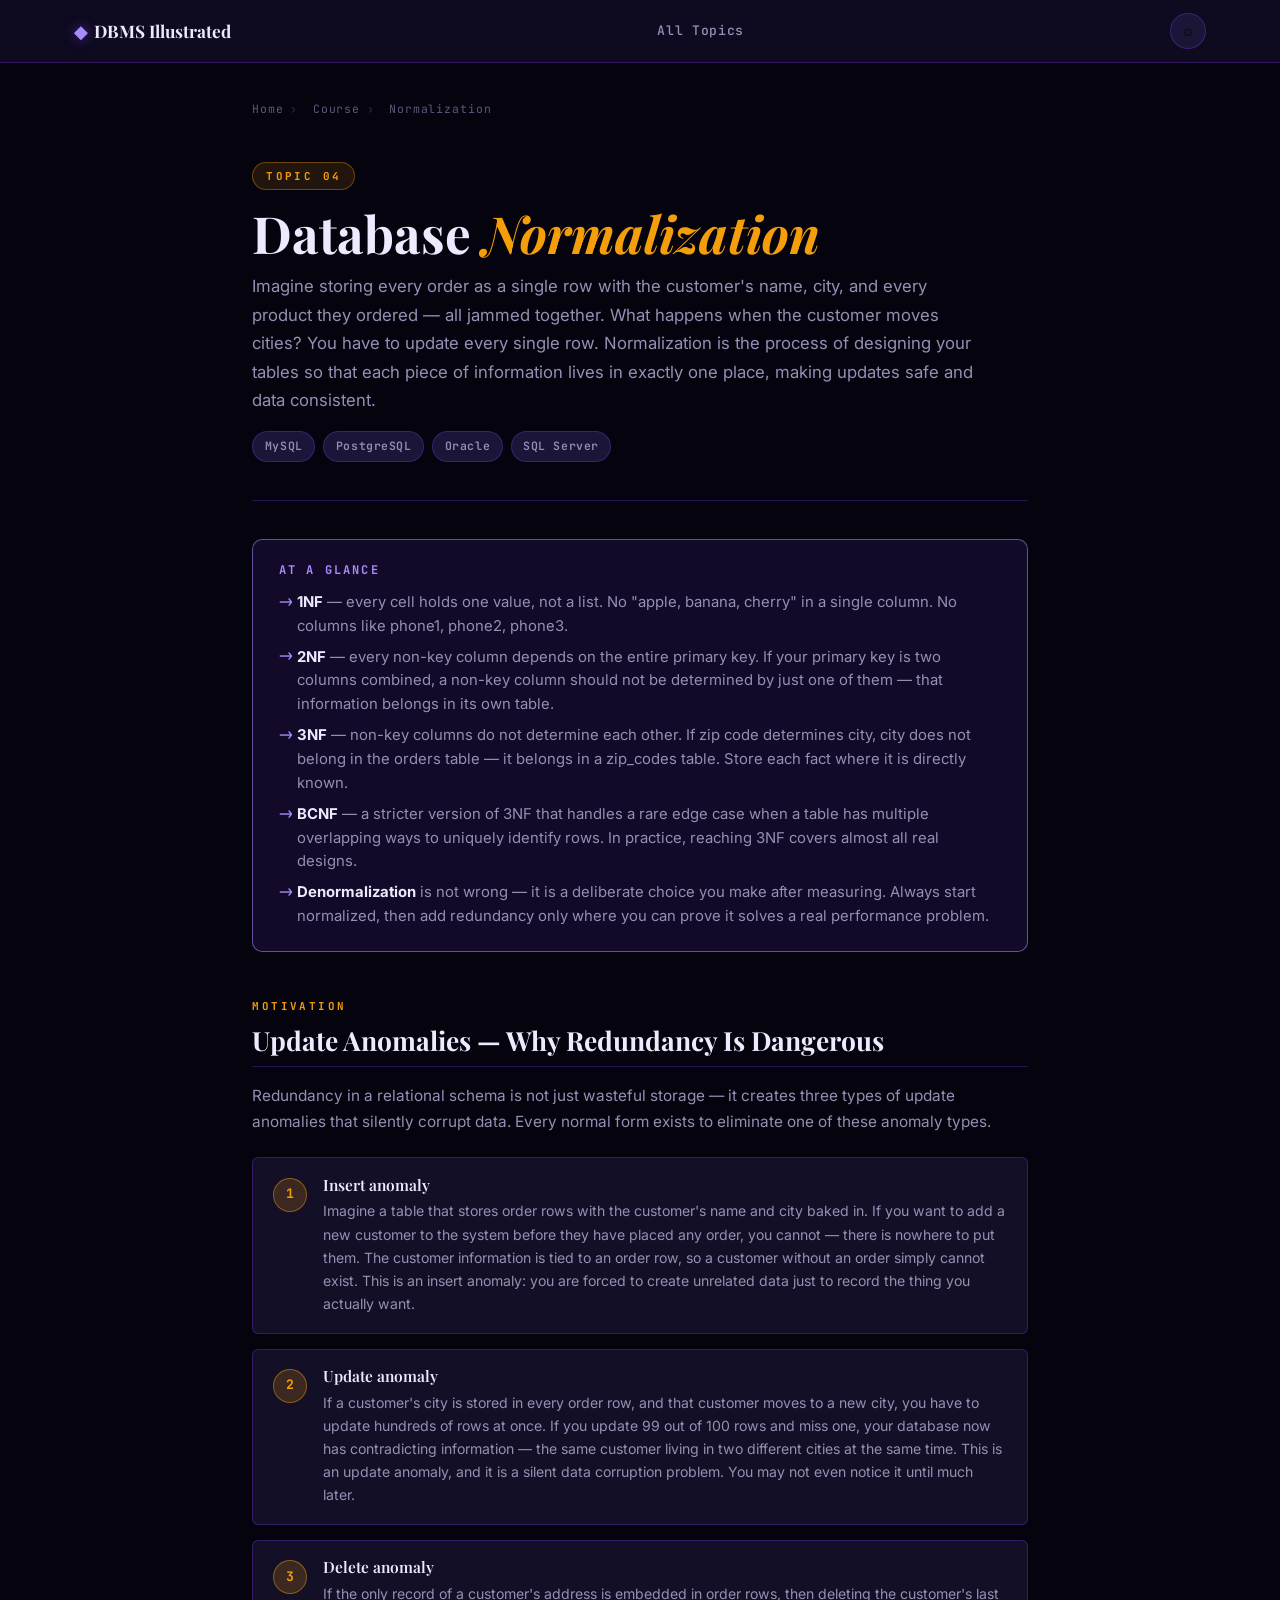
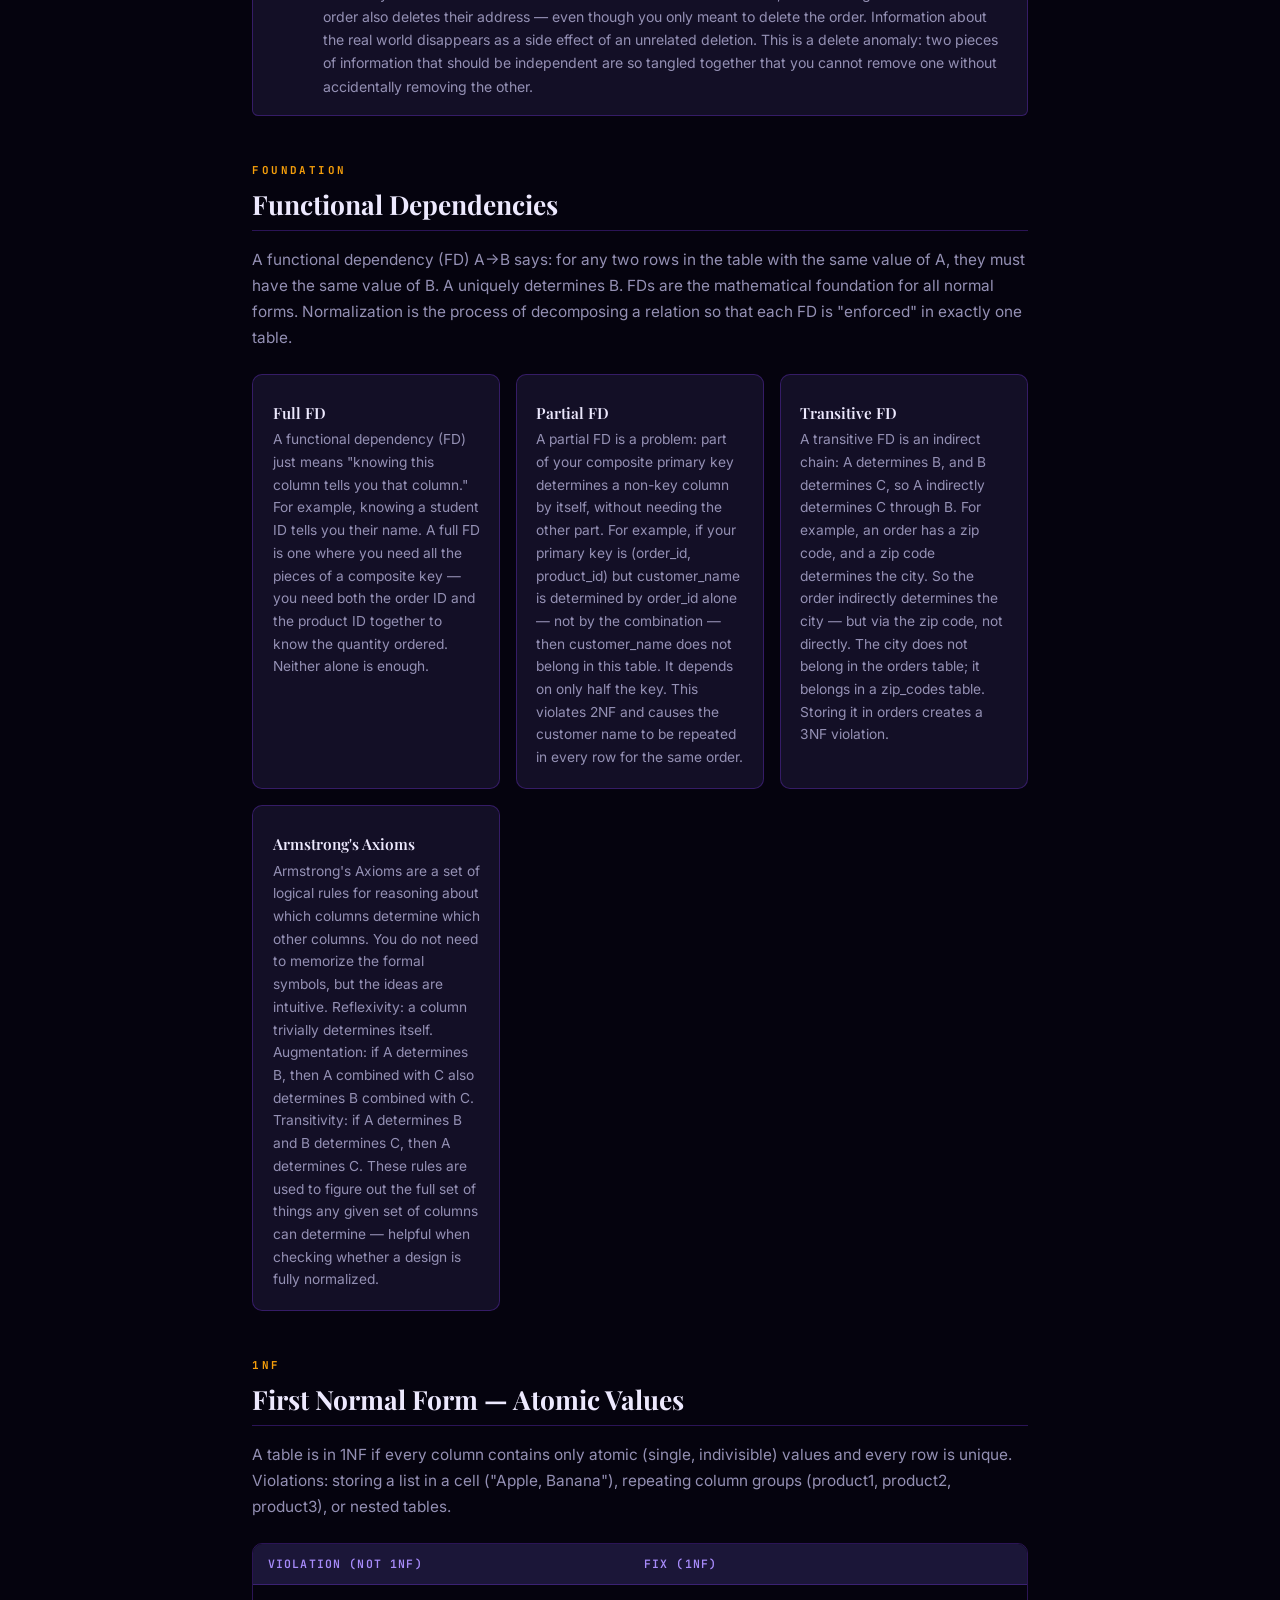
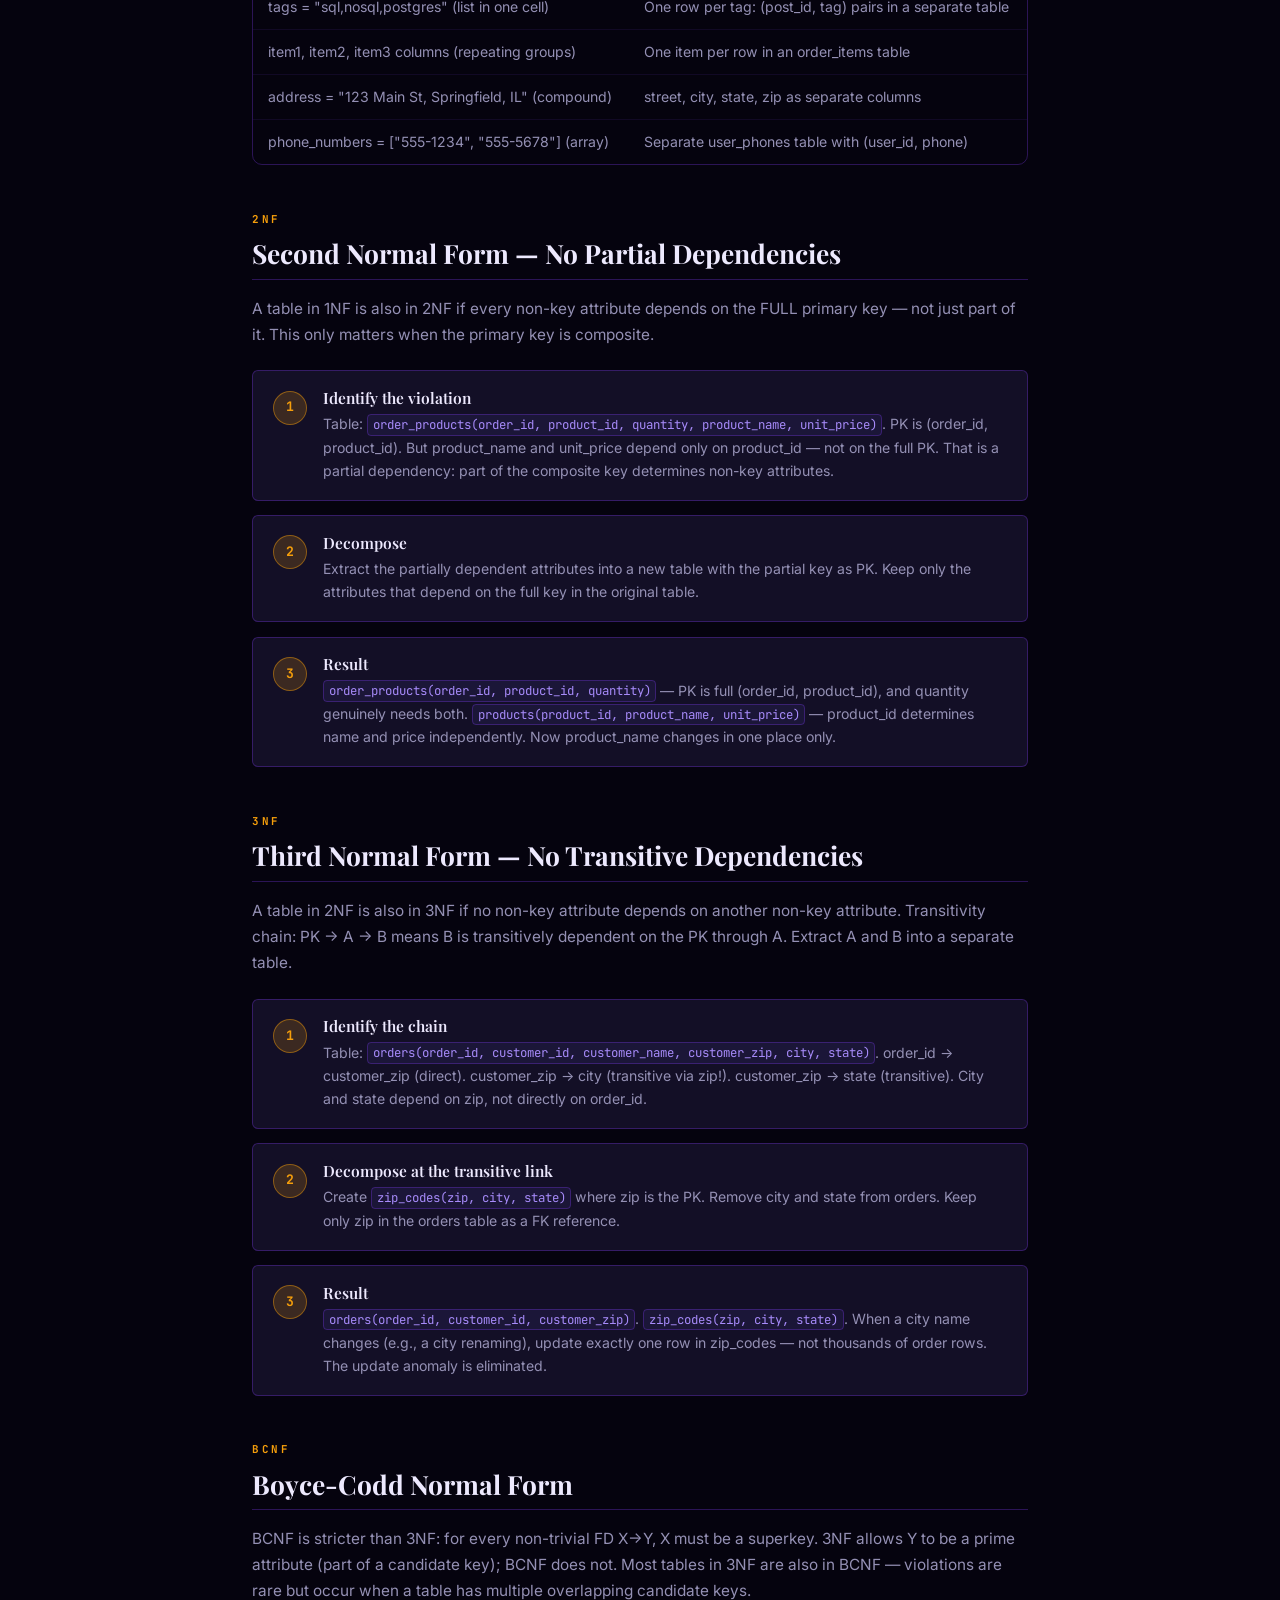
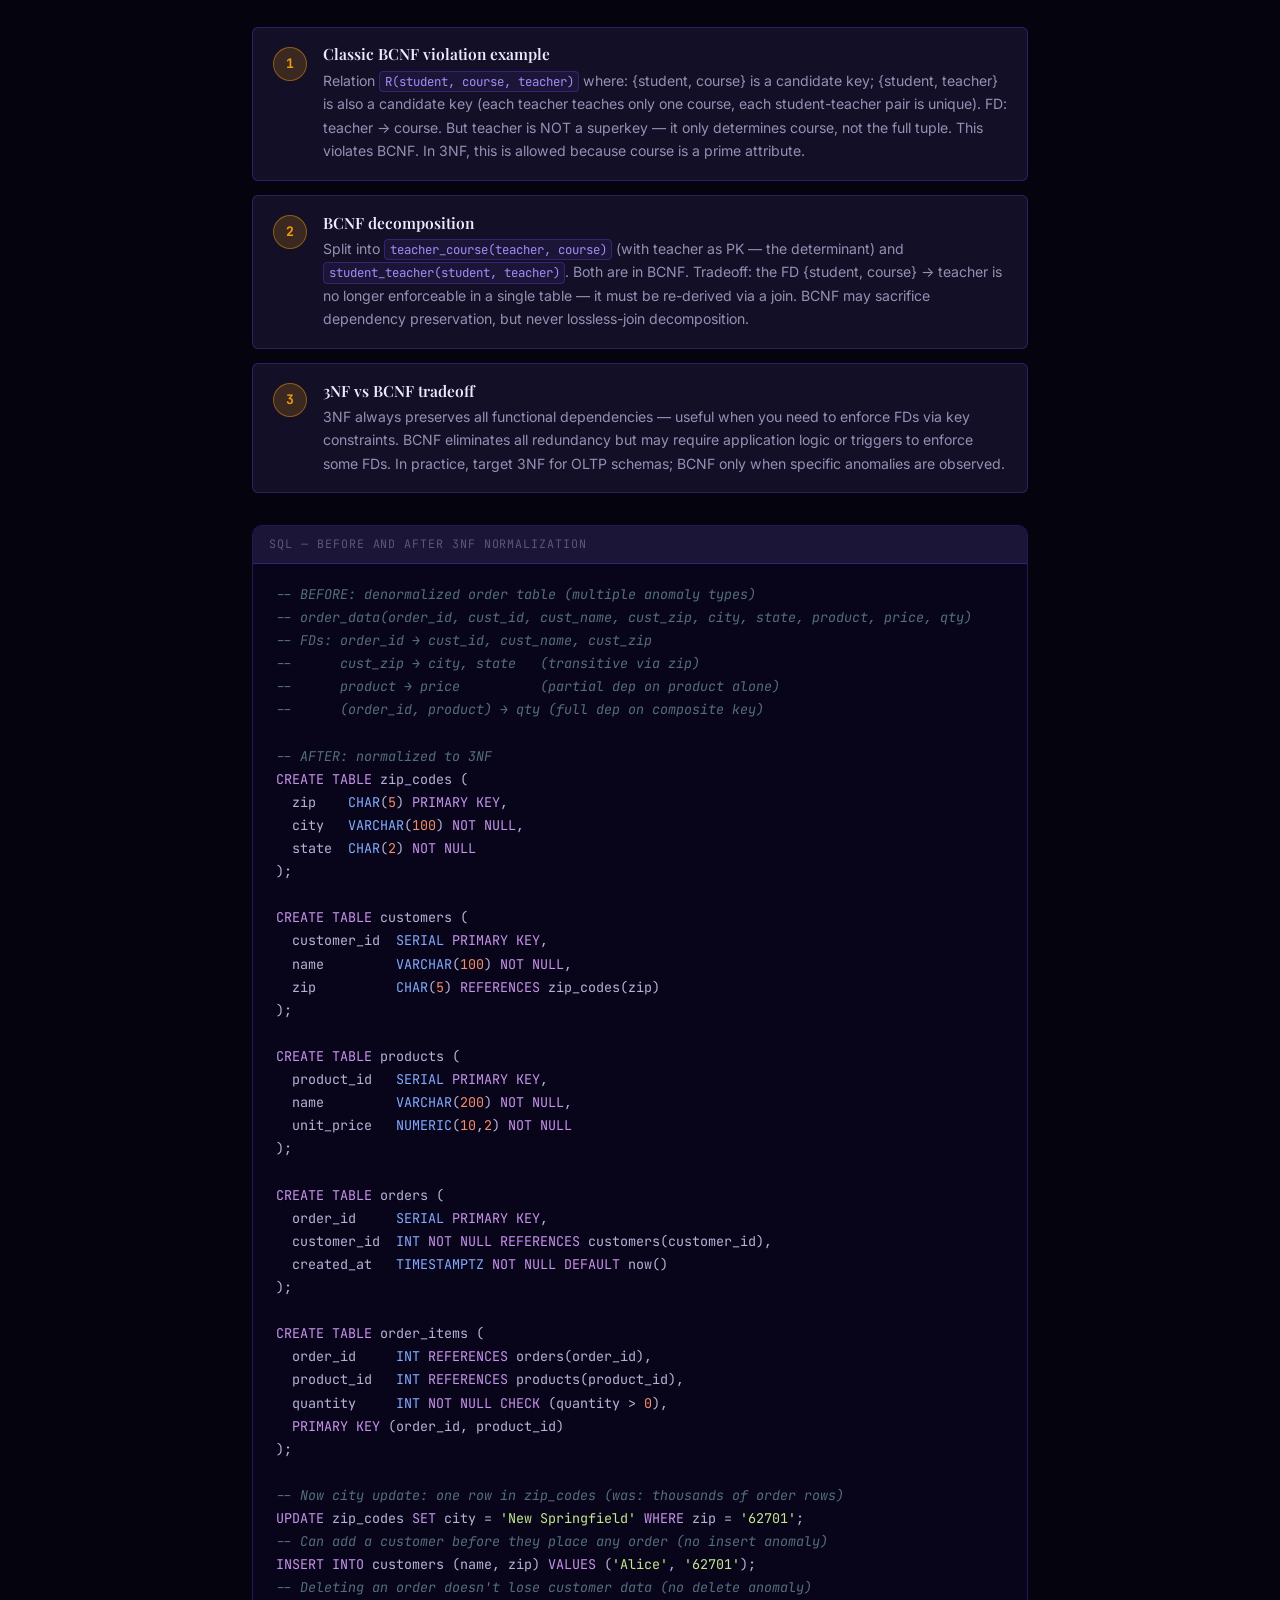
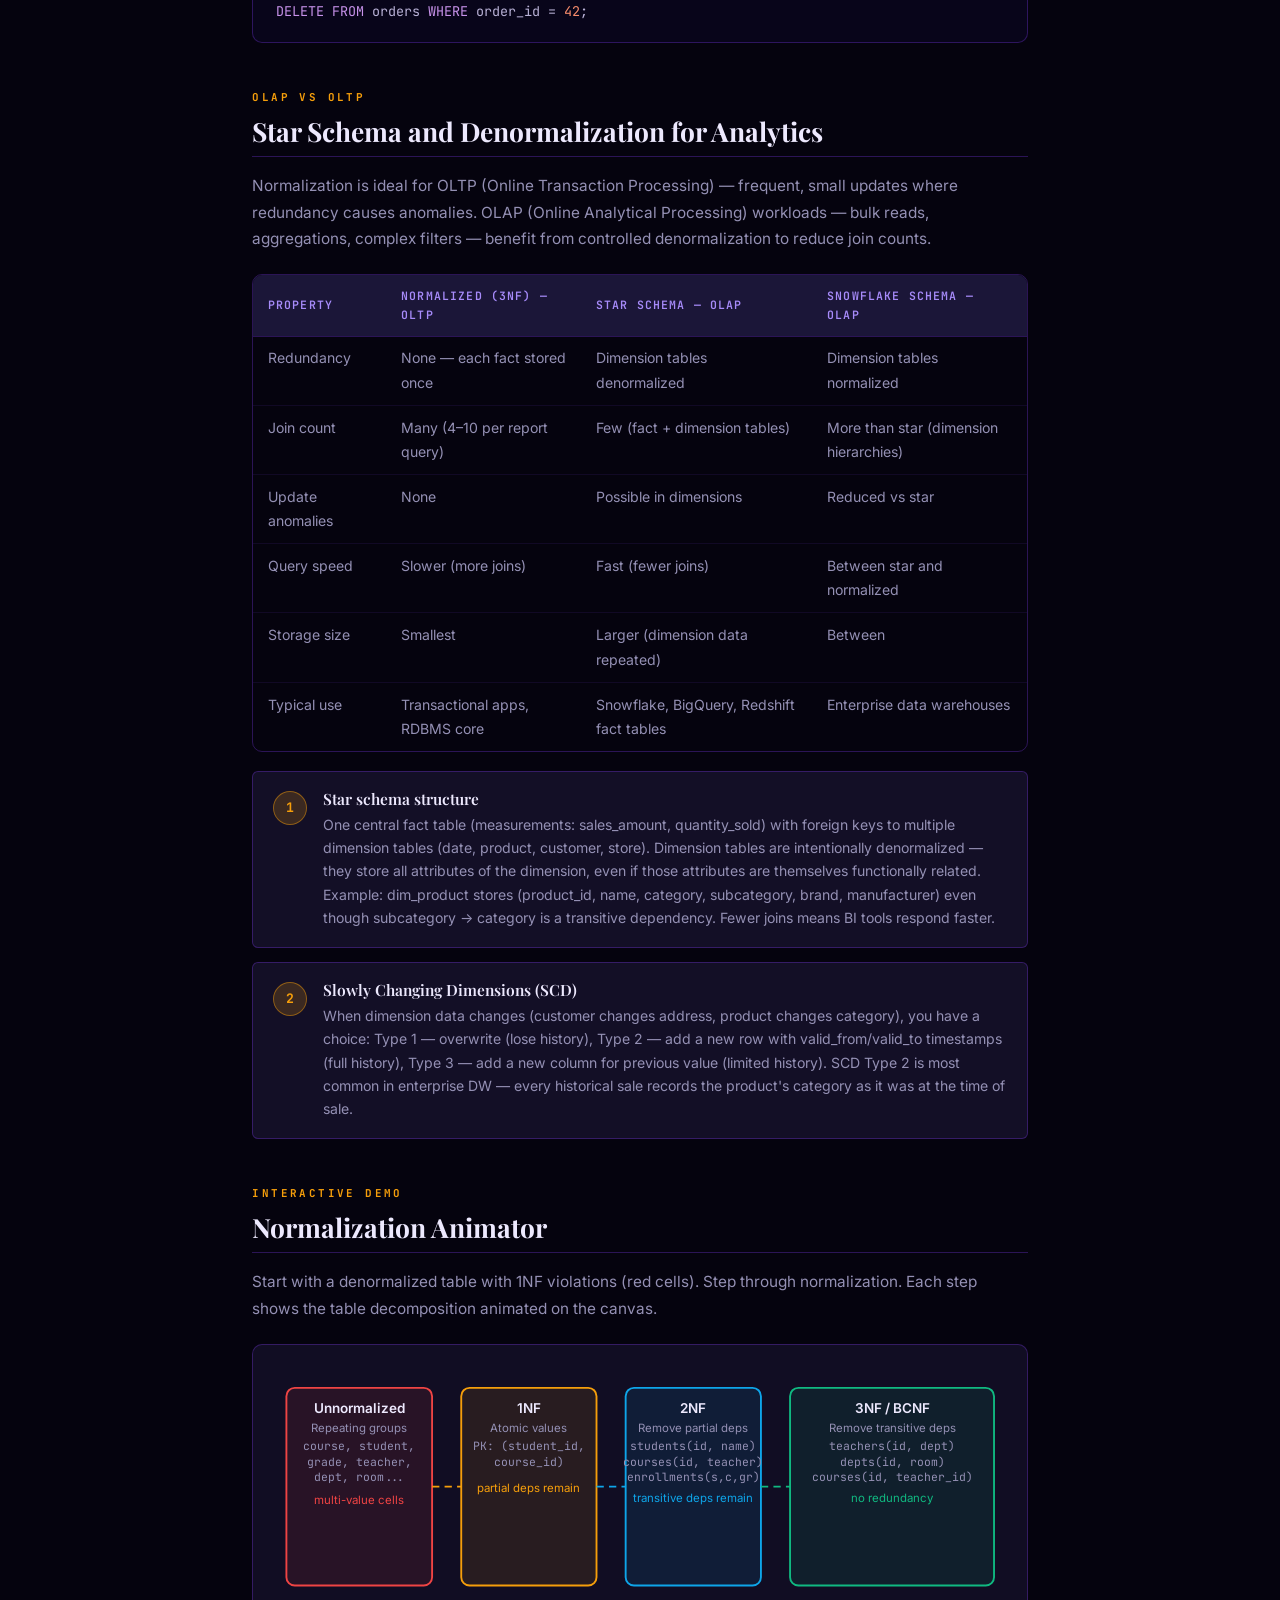
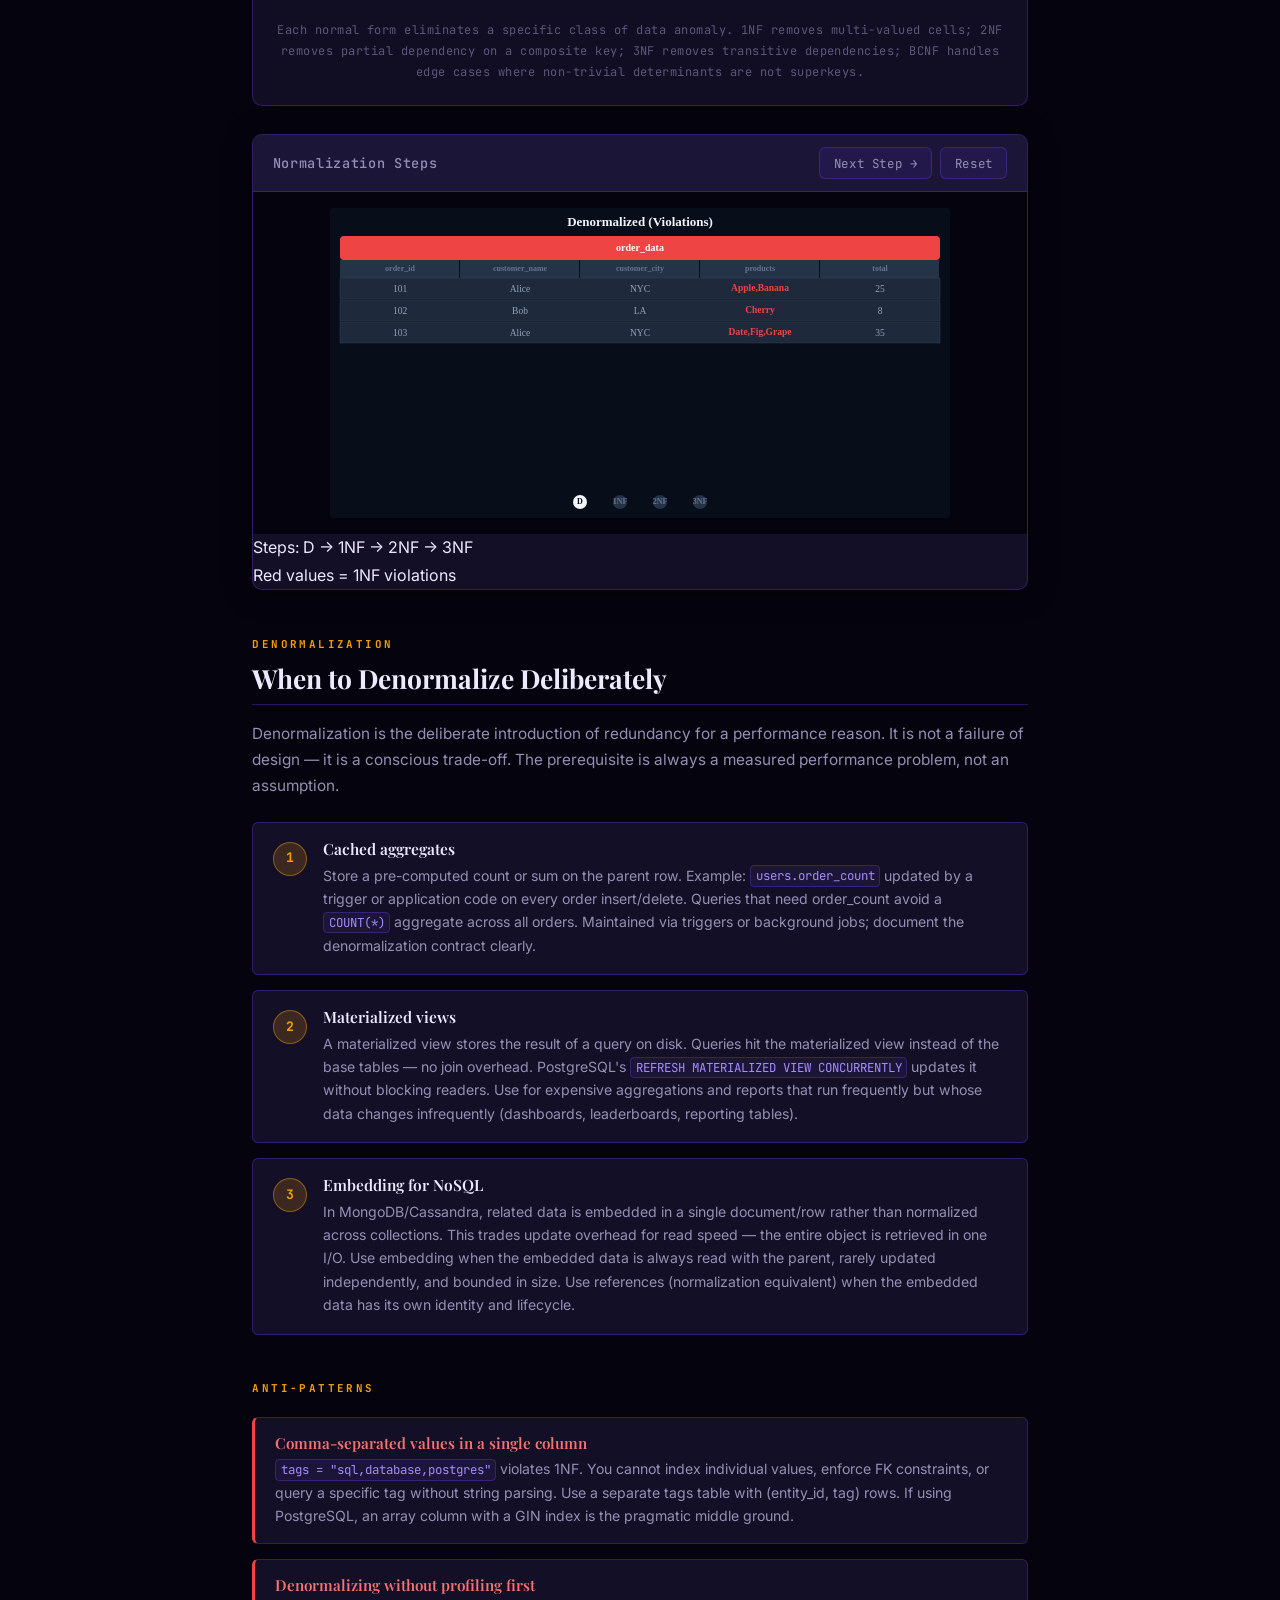
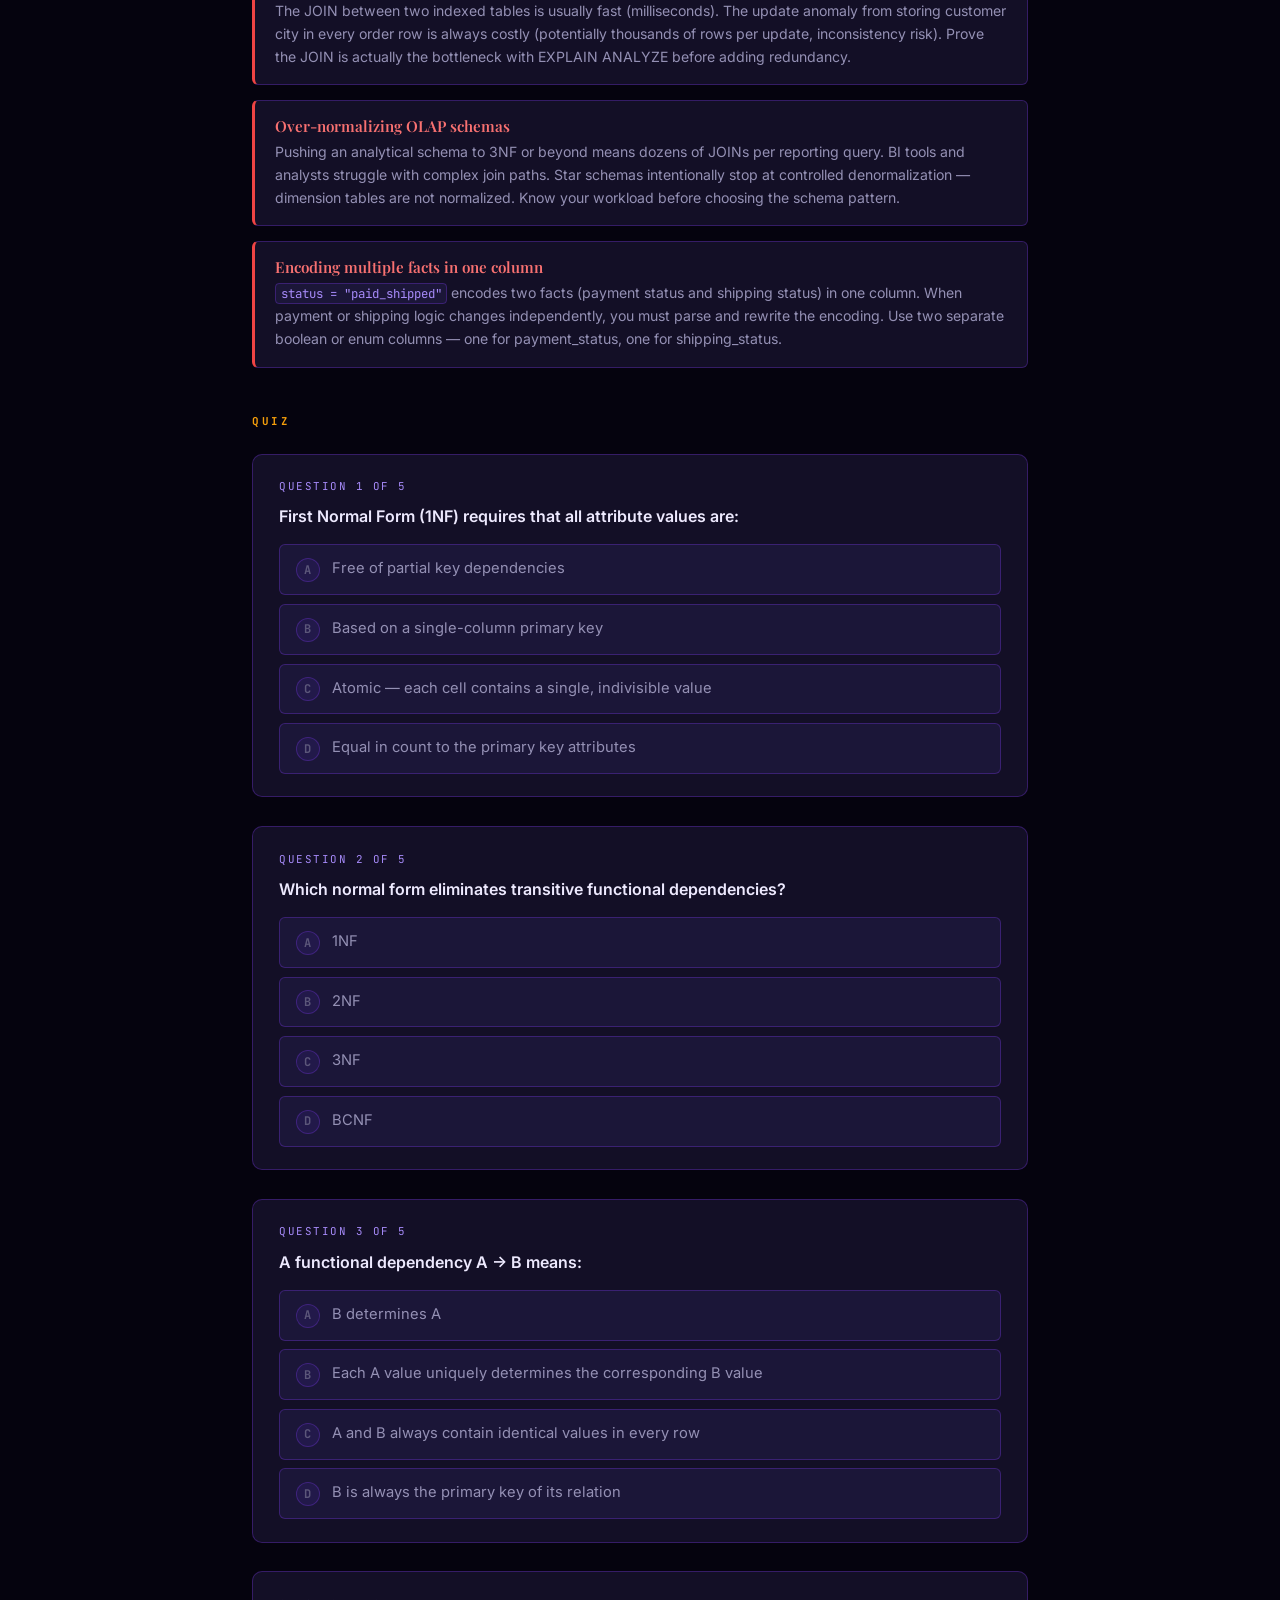
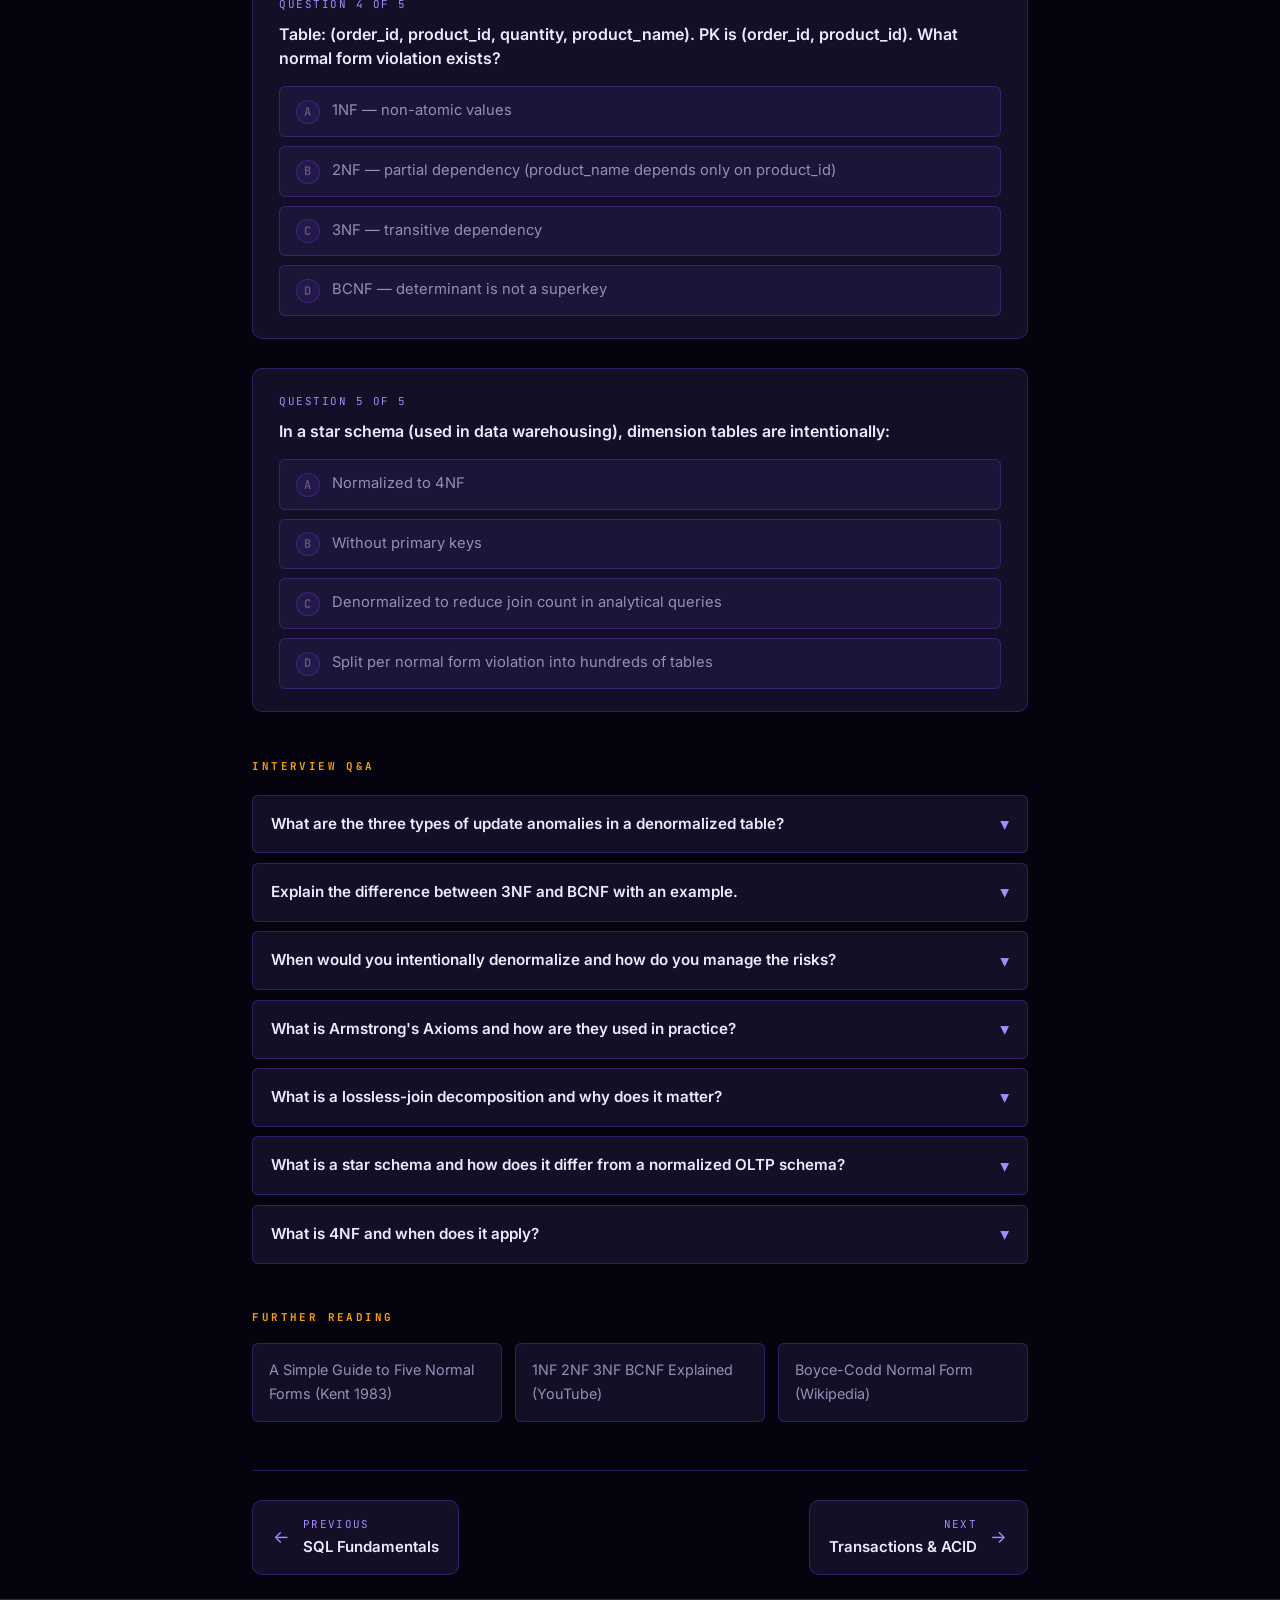
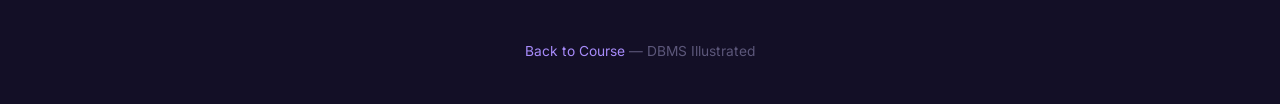
<file: topics/04-normalization.html>
<!DOCTYPE html>
<html lang="en">
<head>
  <meta charset="UTF-8"><meta name="viewport" content="width=device-width, initial-scale=1.0">
  <script>try{var t=localStorage.getItem("dbms-theme")||"dark";document.documentElement.setAttribute("data-theme",t)}catch(e){document.documentElement.setAttribute("data-theme","dark")}</script>
  <title>Normalization — DBMS Illustrated</title>
  <link rel="stylesheet" href="../css/style.css">
  <style>:root{--topic-color:var(--secondary)}</style>
</head>
<body>
<div class="reading-progress" id="reading-progress"></div>
<nav class="navbar">
  <div class="navbar-inner">
    <a class="navbar-brand" href="../index.html"><span class="brand-icon" style="color:var(--primary-soft)">&#9670;</span>DBMS Illustrated</a>
    <div class="navbar-links"><a href="../index.html#topics">All Topics</a></div>
    <div class="navbar-actions"><button class="btn-icon" id="theme-toggle" title="Toggle theme">&#9788;</button></div>
  </div>
</nav>

<div class="container">
  <div class="breadcrumb">
    <a href="../index.html">Home</a><span class="breadcrumb-sep">›</span>
    <a href="../index.html#topics">Course</a><span class="breadcrumb-sep">›</span>
    <span>Normalization</span>
  </div>

  <div class="topic-header">
    <div class="topic-badge">Topic 04</div>
    <h1>Database <span class="accent">Normalization</span></h1>
    <p class="subtitle">Imagine storing every order as a single row with the customer's name, city, and every product they ordered — all jammed together. What happens when the customer moves cities? You have to update every single row. Normalization is the process of designing your tables so that each piece of information lives in exactly one place, making updates safe and data consistent.</p>
    <div class="company-badges">
      <span class="badge">MySQL</span><span class="badge">PostgreSQL</span><span class="badge">Oracle</span>
      <span class="badge">SQL Server</span>
    </div>
  </div>

  <div class="at-a-glance reveal">
    <h3>At a Glance</h3>
    <ul>
      <li><strong>1NF</strong> — every cell holds one value, not a list. No "apple, banana, cherry" in a single column. No columns like phone1, phone2, phone3.</li>
      <li><strong>2NF</strong> — every non-key column depends on the entire primary key. If your primary key is two columns combined, a non-key column should not be determined by just one of them — that information belongs in its own table.</li>
      <li><strong>3NF</strong> — non-key columns do not determine each other. If zip code determines city, city does not belong in the orders table — it belongs in a zip_codes table. Store each fact where it is directly known.</li>
      <li><strong>BCNF</strong> — a stricter version of 3NF that handles a rare edge case when a table has multiple overlapping ways to uniquely identify rows. In practice, reaching 3NF covers almost all real designs.</li>
      <li><strong>Denormalization</strong> is not wrong — it is a deliberate choice you make after measuring. Always start normalized, then add redundancy only where you can prove it solves a real performance problem.</li>
    </ul>
  </div>

  <!-- ── Why Normalize ───────────────────────────────────────── -->
  <div class="section-label">Motivation</div>
  <h2 class="section-title">Update Anomalies — Why Redundancy Is Dangerous</h2>
  <p class="section-desc">Redundancy in a relational schema is not just wasteful storage — it creates three types of update anomalies that silently corrupt data. Every normal form exists to eliminate one of these anomaly types.</p>

  <div class="steps">
    <div class="step-item">
      <div class="step-num">1</div>
      <div>
        <h4>Insert anomaly</h4>
        <p>Imagine a table that stores order rows with the customer's name and city baked in. If you want to add a new customer to the system before they have placed any order, you cannot — there is nowhere to put them. The customer information is tied to an order row, so a customer without an order simply cannot exist. This is an insert anomaly: you are forced to create unrelated data just to record the thing you actually want.</p>
      </div>
    </div>
    <div class="step-item">
      <div class="step-num">2</div>
      <div>
        <h4>Update anomaly</h4>
        <p>If a customer's city is stored in every order row, and that customer moves to a new city, you have to update hundreds of rows at once. If you update 99 out of 100 rows and miss one, your database now has contradicting information — the same customer living in two different cities at the same time. This is an update anomaly, and it is a silent data corruption problem. You may not even notice it until much later.</p>
      </div>
    </div>
    <div class="step-item">
      <div class="step-num">3</div>
      <div>
        <h4>Delete anomaly</h4>
        <p>If the only record of a customer's address is embedded in order rows, then deleting the customer's last order also deletes their address — even though you only meant to delete the order. Information about the real world disappears as a side effect of an unrelated deletion. This is a delete anomaly: two pieces of information that should be independent are so tangled together that you cannot remove one without accidentally removing the other.</p>
      </div>
    </div>
  </div>

  <!-- ── Functional Dependencies ────────────────────────────── -->
  <div class="section-label">Foundation</div>
  <h2 class="section-title">Functional Dependencies</h2>
  <p class="section-desc">A functional dependency (FD) A&#8594;B says: for any two rows in the table with the same value of A, they must have the same value of B. A uniquely determines B. FDs are the mathematical foundation for all normal forms. Normalization is the process of decomposing a relation so that each FD is "enforced" in exactly one table.</p>

  <div class="mini-cards">
    <div class="mini-card">
      <div class="mini-card-icon"></div>
      <h4>Full FD</h4>
      <p>A functional dependency (FD) just means "knowing this column tells you that column." For example, knowing a student ID tells you their name. A full FD is one where you need all the pieces of a composite key — you need both the order ID and the product ID together to know the quantity ordered. Neither alone is enough.</p>
    </div>
    <div class="mini-card">
      <div class="mini-card-icon"></div>
      <h4>Partial FD</h4>
      <p>A partial FD is a problem: part of your composite primary key determines a non-key column by itself, without needing the other part. For example, if your primary key is (order_id, product_id) but customer_name is determined by order_id alone — not by the combination — then customer_name does not belong in this table. It depends on only half the key. This violates 2NF and causes the customer name to be repeated in every row for the same order.</p>
    </div>
    <div class="mini-card">
      <div class="mini-card-icon"></div>
      <h4>Transitive FD</h4>
      <p>A transitive FD is an indirect chain: A determines B, and B determines C, so A indirectly determines C through B. For example, an order has a zip code, and a zip code determines the city. So the order indirectly determines the city — but via the zip code, not directly. The city does not belong in the orders table; it belongs in a zip_codes table. Storing it in orders creates a 3NF violation.</p>
    </div>
    <div class="mini-card">
      <div class="mini-card-icon"></div>
      <h4>Armstrong's Axioms</h4>
      <p>Armstrong's Axioms are a set of logical rules for reasoning about which columns determine which other columns. You do not need to memorize the formal symbols, but the ideas are intuitive. Reflexivity: a column trivially determines itself. Augmentation: if A determines B, then A combined with C also determines B combined with C. Transitivity: if A determines B and B determines C, then A determines C. These rules are used to figure out the full set of things any given set of columns can determine — helpful when checking whether a design is fully normalized.</p>
    </div>
  </div>

  <!-- ── Normal Forms ───────────────────────────────────────── -->
  <div class="section-label">1NF</div>
  <h2 class="section-title">First Normal Form — Atomic Values</h2>
  <p class="section-desc">A table is in 1NF if every column contains only atomic (single, indivisible) values and every row is unique. Violations: storing a list in a cell ("Apple, Banana"), repeating column groups (product1, product2, product3), or nested tables.</p>

  <div class="table-wrap">
    <table class="compare-table">
      <thead><tr><th>Violation (Not 1NF)</th><th>Fix (1NF)</th></tr></thead>
      <tbody>
        <tr><td>tags = "sql,nosql,postgres" (list in one cell)</td><td>One row per tag: (post_id, tag) pairs in a separate table</td></tr>
        <tr><td>item1, item2, item3 columns (repeating groups)</td><td>One item per row in an order_items table</td></tr>
        <tr><td>address = "123 Main St, Springfield, IL" (compound)</td><td>street, city, state, zip as separate columns</td></tr>
        <tr><td>phone_numbers = ["555-1234", "555-5678"] (array)</td><td>Separate user_phones table with (user_id, phone)</td></tr>
      </tbody>
    </table>
  </div>

  <!-- ── 2NF ────────────────────────────────────────────────── -->
  <div class="section-label">2NF</div>
  <h2 class="section-title">Second Normal Form — No Partial Dependencies</h2>
  <p class="section-desc">A table in 1NF is also in 2NF if every non-key attribute depends on the FULL primary key — not just part of it. This only matters when the primary key is composite.</p>

  <div class="steps">
    <div class="step-item">
      <div class="step-num">1</div>
      <div>
        <h4>Identify the violation</h4>
        <p>Table: <code>order_products(order_id, product_id, quantity, product_name, unit_price)</code>. PK is (order_id, product_id). But product_name and unit_price depend only on product_id — not on the full PK. That is a partial dependency: part of the composite key determines non-key attributes.</p>
      </div>
    </div>
    <div class="step-item">
      <div class="step-num">2</div>
      <div>
        <h4>Decompose</h4>
        <p>Extract the partially dependent attributes into a new table with the partial key as PK. Keep only the attributes that depend on the full key in the original table.</p>
      </div>
    </div>
    <div class="step-item">
      <div class="step-num">3</div>
      <div>
        <h4>Result</h4>
        <p><code>order_products(order_id, product_id, quantity)</code> — PK is full (order_id, product_id), and quantity genuinely needs both. <code>products(product_id, product_name, unit_price)</code> — product_id determines name and price independently. Now product_name changes in one place only.</p>
      </div>
    </div>
  </div>

  <!-- ── 3NF ────────────────────────────────────────────────── -->
  <div class="section-label">3NF</div>
  <h2 class="section-title">Third Normal Form — No Transitive Dependencies</h2>
  <p class="section-desc">A table in 2NF is also in 3NF if no non-key attribute depends on another non-key attribute. Transitivity chain: PK &#8594; A &#8594; B means B is transitively dependent on the PK through A. Extract A and B into a separate table.</p>

  <div class="steps">
    <div class="step-item">
      <div class="step-num">1</div>
      <div>
        <h4>Identify the chain</h4>
        <p>Table: <code>orders(order_id, customer_id, customer_name, customer_zip, city, state)</code>. order_id &#8594; customer_zip (direct). customer_zip &#8594; city (transitive via zip!). customer_zip &#8594; state (transitive). City and state depend on zip, not directly on order_id.</p>
      </div>
    </div>
    <div class="step-item">
      <div class="step-num">2</div>
      <div>
        <h4>Decompose at the transitive link</h4>
        <p>Create <code>zip_codes(zip, city, state)</code> where zip is the PK. Remove city and state from orders. Keep only zip in the orders table as a FK reference.</p>
      </div>
    </div>
    <div class="step-item">
      <div class="step-num">3</div>
      <div>
        <h4>Result</h4>
        <p><code>orders(order_id, customer_id, customer_zip)</code>. <code>zip_codes(zip, city, state)</code>. When a city name changes (e.g., a city renaming), update exactly one row in zip_codes — not thousands of order rows. The update anomaly is eliminated.</p>
      </div>
    </div>
  </div>

  <!-- ── BCNF ───────────────────────────────────────────────── -->
  <div class="section-label">BCNF</div>
  <h2 class="section-title">Boyce-Codd Normal Form</h2>
  <p class="section-desc">BCNF is stricter than 3NF: for every non-trivial FD X&#8594;Y, X must be a superkey. 3NF allows Y to be a prime attribute (part of a candidate key); BCNF does not. Most tables in 3NF are also in BCNF — violations are rare but occur when a table has multiple overlapping candidate keys.</p>

  <div class="steps">
    <div class="step-item">
      <div class="step-num">1</div>
      <div>
        <h4>Classic BCNF violation example</h4>
        <p>Relation <code>R(student, course, teacher)</code> where: {student, course} is a candidate key; {student, teacher} is also a candidate key (each teacher teaches only one course, each student-teacher pair is unique). FD: teacher &#8594; course. But teacher is NOT a superkey — it only determines course, not the full tuple. This violates BCNF. In 3NF, this is allowed because course is a prime attribute.</p>
      </div>
    </div>
    <div class="step-item">
      <div class="step-num">2</div>
      <div>
        <h4>BCNF decomposition</h4>
        <p>Split into <code>teacher_course(teacher, course)</code> (with teacher as PK — the determinant) and <code>student_teacher(student, teacher)</code>. Both are in BCNF. Tradeoff: the FD {student, course} &#8594; teacher is no longer enforceable in a single table — it must be re-derived via a join. BCNF may sacrifice dependency preservation, but never lossless-join decomposition.</p>
      </div>
    </div>
    <div class="step-item">
      <div class="step-num">3</div>
      <div>
        <h4>3NF vs BCNF tradeoff</h4>
        <p>3NF always preserves all functional dependencies — useful when you need to enforce FDs via key constraints. BCNF eliminates all redundancy but may require application logic or triggers to enforce some FDs. In practice, target 3NF for OLTP schemas; BCNF only when specific anomalies are observed.</p>
      </div>
    </div>
  </div>

  <!-- ── SQL Example ───────────────────────────────────────── -->
  <div class="code-block">
    <div class="cb-header"><span class="cb-lang">SQL — Before and After 3NF Normalization</span></div>
    <pre><span class="cmt">-- BEFORE: denormalized order table (multiple anomaly types)</span>
<span class="cmt">-- order_data(order_id, cust_id, cust_name, cust_zip, city, state, product, price, qty)</span>
<span class="cmt">-- FDs: order_id → cust_id, cust_name, cust_zip</span>
<span class="cmt">--      cust_zip → city, state   (transitive via zip)</span>
<span class="cmt">--      product → price          (partial dep on product alone)</span>
<span class="cmt">--      (order_id, product) → qty (full dep on composite key)</span>

<span class="cmt">-- AFTER: normalized to 3NF</span>
<span class="kw">CREATE TABLE</span> zip_codes (
  zip    <span class="fn">CHAR</span>(<span class="num">5</span>) <span class="kw">PRIMARY KEY</span>,
  city   <span class="fn">VARCHAR</span>(<span class="num">100</span>) <span class="kw">NOT NULL</span>,
  state  <span class="fn">CHAR</span>(<span class="num">2</span>) <span class="kw">NOT NULL</span>
);

<span class="kw">CREATE TABLE</span> customers (
  customer_id  <span class="fn">SERIAL</span> <span class="kw">PRIMARY KEY</span>,
  name         <span class="fn">VARCHAR</span>(<span class="num">100</span>) <span class="kw">NOT NULL</span>,
  zip          <span class="fn">CHAR</span>(<span class="num">5</span>) <span class="kw">REFERENCES</span> zip_codes(zip)
);

<span class="kw">CREATE TABLE</span> products (
  product_id   <span class="fn">SERIAL</span> <span class="kw">PRIMARY KEY</span>,
  name         <span class="fn">VARCHAR</span>(<span class="num">200</span>) <span class="kw">NOT NULL</span>,
  unit_price   <span class="fn">NUMERIC</span>(<span class="num">10</span>,<span class="num">2</span>) <span class="kw">NOT NULL</span>
);

<span class="kw">CREATE TABLE</span> orders (
  order_id     <span class="fn">SERIAL</span> <span class="kw">PRIMARY KEY</span>,
  customer_id  <span class="fn">INT</span> <span class="kw">NOT NULL REFERENCES</span> customers(customer_id),
  created_at   <span class="fn">TIMESTAMPTZ</span> <span class="kw">NOT NULL DEFAULT</span> now()
);

<span class="kw">CREATE TABLE</span> order_items (
  order_id     <span class="fn">INT</span> <span class="kw">REFERENCES</span> orders(order_id),
  product_id   <span class="fn">INT</span> <span class="kw">REFERENCES</span> products(product_id),
  quantity     <span class="fn">INT</span> <span class="kw">NOT NULL CHECK</span> (quantity &gt; <span class="num">0</span>),
  <span class="kw">PRIMARY KEY</span> (order_id, product_id)
);

<span class="cmt">-- Now city update: one row in zip_codes (was: thousands of order rows)</span>
<span class="kw">UPDATE</span> zip_codes <span class="kw">SET</span> city = <span class="str">'New Springfield'</span> <span class="kw">WHERE</span> zip = <span class="str">'62701'</span>;
<span class="cmt">-- Can add a customer before they place any order (no insert anomaly)</span>
<span class="kw">INSERT INTO</span> customers (name, zip) <span class="kw">VALUES</span> (<span class="str">'Alice'</span>, <span class="str">'62701'</span>);
<span class="cmt">-- Deleting an order doesn't lose customer data (no delete anomaly)</span>
<span class="kw">DELETE FROM</span> orders <span class="kw">WHERE</span> order_id = <span class="num">42</span>;</pre>
  </div>

  <!-- ── OLAP Schemas ───────────────────────────────────────── -->
  <div class="section-label">OLAP vs OLTP</div>
  <h2 class="section-title">Star Schema and Denormalization for Analytics</h2>
  <p class="section-desc">Normalization is ideal for OLTP (Online Transaction Processing) — frequent, small updates where redundancy causes anomalies. OLAP (Online Analytical Processing) workloads — bulk reads, aggregations, complex filters — benefit from controlled denormalization to reduce join counts.</p>

  <div class="table-wrap">
    <table class="compare-table">
      <thead>
        <tr><th>Property</th><th>Normalized (3NF) — OLTP</th><th>Star Schema — OLAP</th><th>Snowflake Schema — OLAP</th></tr>
      </thead>
      <tbody>
        <tr><td>Redundancy</td><td>None — each fact stored once</td><td>Dimension tables denormalized</td><td>Dimension tables normalized</td></tr>
        <tr><td>Join count</td><td>Many (4–10 per report query)</td><td>Few (fact + dimension tables)</td><td>More than star (dimension hierarchies)</td></tr>
        <tr><td>Update anomalies</td><td>None</td><td>Possible in dimensions</td><td>Reduced vs star</td></tr>
        <tr><td>Query speed</td><td>Slower (more joins)</td><td>Fast (fewer joins)</td><td>Between star and normalized</td></tr>
        <tr><td>Storage size</td><td>Smallest</td><td>Larger (dimension data repeated)</td><td>Between</td></tr>
        <tr><td>Typical use</td><td>Transactional apps, RDBMS core</td><td>Snowflake, BigQuery, Redshift fact tables</td><td>Enterprise data warehouses</td></tr>
      </tbody>
    </table>
  </div>

  <div class="steps">
    <div class="step-item">
      <div class="step-num">1</div>
      <div>
        <h4>Star schema structure</h4>
        <p>One central fact table (measurements: sales_amount, quantity_sold) with foreign keys to multiple dimension tables (date, product, customer, store). Dimension tables are intentionally denormalized — they store all attributes of the dimension, even if those attributes are themselves functionally related. Example: dim_product stores (product_id, name, category, subcategory, brand, manufacturer) even though subcategory &#8594; category is a transitive dependency. Fewer joins means BI tools respond faster.</p>
      </div>
    </div>
    <div class="step-item">
      <div class="step-num">2</div>
      <div>
        <h4>Slowly Changing Dimensions (SCD)</h4>
        <p>When dimension data changes (customer changes address, product changes category), you have a choice: Type 1 — overwrite (lose history), Type 2 — add a new row with valid_from/valid_to timestamps (full history), Type 3 — add a new column for previous value (limited history). SCD Type 2 is most common in enterprise DW — every historical sale records the product's category as it was at the time of sale.</p>
      </div>
    </div>
  </div>

  <!-- ── Interactive Demo ───────────────────────────────────── -->
  <div class="section-label">Interactive Demo</div>
  <h2 class="section-title">Normalization Animator</h2>
  <p class="section-desc">Start with a denormalized table with 1NF violations (red cells). Step through normalization. Each step shows the table decomposition animated on the canvas.</p>

  <div class="diagram-box">
    <svg viewBox="0 0 700 230" role="img" aria-label="Normalization stages from 1NF to BCNF">
      <!-- Raw / Unnormalized -->
      <rect x="10" y="20" width="140" height="190" rx="8" class="svg-box-r"/>
      <text x="80"  y="44"  text-anchor="middle" class="svg-label">Unnormalized</text>
      <text x="80"  y="62"  text-anchor="middle" class="svg-soft">Repeating groups</text>
      <text x="80"  y="80"  text-anchor="middle" class="svg-mono">course, student,</text>
      <text x="80"  y="95"  text-anchor="middle" class="svg-mono">grade, teacher,</text>
      <text x="80"  y="110" text-anchor="middle" class="svg-mono">dept, room...</text>
      <text x="80"  y="132" text-anchor="middle" class="svg-soft" style="fill:#EF4444">multi-value cells</text>
      <!-- 1NF -->
      <rect x="178" y="20" width="130" height="190" rx="8" class="svg-box-a"/>
      <text x="243" y="44"  text-anchor="middle" class="svg-label">1NF</text>
      <text x="243" y="62"  text-anchor="middle" class="svg-soft">Atomic values</text>
      <text x="243" y="80"  text-anchor="middle" class="svg-mono">PK: (student_id,</text>
      <text x="243" y="95"  text-anchor="middle" class="svg-mono">course_id)</text>
      <text x="243" y="120" text-anchor="middle" class="svg-soft" style="fill:#F59E0B">partial deps remain</text>
      <!-- 2NF -->
      <rect x="336" y="20" width="130" height="190" rx="8" class="svg-box-c"/>
      <text x="401" y="44"  text-anchor="middle" class="svg-label">2NF</text>
      <text x="401" y="62"  text-anchor="middle" class="svg-soft">Remove partial deps</text>
      <text x="401" y="80"  text-anchor="middle" class="svg-mono">students(id, name)</text>
      <text x="401" y="95"  text-anchor="middle" class="svg-mono">courses(id, teacher)</text>
      <text x="401" y="110" text-anchor="middle" class="svg-mono">enrollments(s,c,gr)</text>
      <text x="401" y="130" text-anchor="middle" class="svg-soft" style="fill:#0EA5E9">transitive deps remain</text>
      <!-- 3NF / BCNF -->
      <rect x="494" y="20" width="196" height="190" rx="8" class="svg-box-g"/>
      <text x="592" y="44"  text-anchor="middle" class="svg-label">3NF / BCNF</text>
      <text x="592" y="62"  text-anchor="middle" class="svg-soft">Remove transitive deps</text>
      <text x="592" y="80"  text-anchor="middle" class="svg-mono">teachers(id, dept)</text>
      <text x="592" y="95"  text-anchor="middle" class="svg-mono">depts(id, room)</text>
      <text x="592" y="110" text-anchor="middle" class="svg-mono">courses(id, teacher_id)</text>
      <text x="592" y="130" text-anchor="middle" class="svg-soft" style="fill:#10B981">no redundancy</text>
      <!-- Arrows -->
      <line x1="150" y1="115" x2="178" y2="115" class="svg-line svg-dash" style="stroke:#F59E0B"/>
      <line x1="308" y1="115" x2="336" y2="115" class="svg-line svg-dash" style="stroke:#0EA5E9"/>
      <line x1="466" y1="115" x2="494" y2="115" class="svg-line svg-dash" style="stroke:#10B981"/>
      <!-- Packets -->
      <circle class="pkt" cx="150" cy="115" r="5" fill="#F59E0B"/>
      <circle class="pkt" cx="308" cy="115" r="5" fill="#0EA5E9"/>
      <circle class="pkt" cx="466" cy="115" r="5" fill="#10B981"/>
    </svg>
    <p class="diagram-caption">Each normal form eliminates a specific class of data anomaly. 1NF removes multi-valued cells; 2NF removes partial dependency on a composite key; 3NF removes transitive dependencies; BCNF handles edge cases where non-trivial determinants are not superkeys.</p>
  </div>

  <div class="demo-section" id="demo-normalization">
    <div class="demo-header">
      <h3>Normalization Steps</h3>
      <div class="demo-controls">
        <button class="demo-btn" data-action="next-norm">Next Step &#8594;</button>
        <button class="demo-btn" data-action="reset-norm">Reset</button>
      </div>
    </div>
    <div class="demo-canvas-wrap"></div>
    <div class="demo-stats">
      <div class="demo-stat">Steps: D &#8594; 1NF &#8594; 2NF &#8594; 3NF</div>
      <div class="demo-stat">Red values = 1NF violations</div>
    </div>
  </div>

  <!-- ── Denormalization ────────────────────────────────────── -->
  <div class="section-label">Denormalization</div>
  <h2 class="section-title">When to Denormalize Deliberately</h2>
  <p class="section-desc">Denormalization is the deliberate introduction of redundancy for a performance reason. It is not a failure of design — it is a conscious trade-off. The prerequisite is always a measured performance problem, not an assumption.</p>

  <div class="steps">
    <div class="step-item">
      <div class="step-num">1</div>
      <div>
        <h4>Cached aggregates</h4>
        <p>Store a pre-computed count or sum on the parent row. Example: <code>users.order_count</code> updated by a trigger or application code on every order insert/delete. Queries that need order_count avoid a <code>COUNT(*)</code> aggregate across all orders. Maintained via triggers or background jobs; document the denormalization contract clearly.</p>
      </div>
    </div>
    <div class="step-item">
      <div class="step-num">2</div>
      <div>
        <h4>Materialized views</h4>
        <p>A materialized view stores the result of a query on disk. Queries hit the materialized view instead of the base tables — no join overhead. PostgreSQL's <code>REFRESH MATERIALIZED VIEW CONCURRENTLY</code> updates it without blocking readers. Use for expensive aggregations and reports that run frequently but whose data changes infrequently (dashboards, leaderboards, reporting tables).</p>
      </div>
    </div>
    <div class="step-item">
      <div class="step-num">3</div>
      <div>
        <h4>Embedding for NoSQL</h4>
        <p>In MongoDB/Cassandra, related data is embedded in a single document/row rather than normalized across collections. This trades update overhead for read speed — the entire object is retrieved in one I/O. Use embedding when the embedded data is always read with the parent, rarely updated independently, and bounded in size. Use references (normalization equivalent) when the embedded data has its own identity and lifecycle.</p>
      </div>
    </div>
  </div>

  <!-- ── Anti-patterns ──────────────────────────────────────── -->
  <div class="section-label">Anti-patterns</div>
  <div class="antipatterns">
    <div class="antipattern">
      <h4>Comma-separated values in a single column</h4>
      <p><code>tags = "sql,database,postgres"</code> violates 1NF. You cannot index individual values, enforce FK constraints, or query a specific tag without string parsing. Use a separate tags table with (entity_id, tag) rows. If using PostgreSQL, an array column with a GIN index is the pragmatic middle ground.</p>
    </div>
    <div class="antipattern">
      <h4>Denormalizing without profiling first</h4>
      <p>The JOIN between two indexed tables is usually fast (milliseconds). The update anomaly from storing customer city in every order row is always costly (potentially thousands of rows per update, inconsistency risk). Prove the JOIN is actually the bottleneck with EXPLAIN ANALYZE before adding redundancy.</p>
    </div>
    <div class="antipattern">
      <h4>Over-normalizing OLAP schemas</h4>
      <p>Pushing an analytical schema to 3NF or beyond means dozens of JOINs per reporting query. BI tools and analysts struggle with complex join paths. Star schemas intentionally stop at controlled denormalization — dimension tables are not normalized. Know your workload before choosing the schema pattern.</p>
    </div>
    <div class="antipattern">
      <h4>Encoding multiple facts in one column</h4>
      <p><code>status = "paid_shipped"</code> encodes two facts (payment status and shipping status) in one column. When payment or shipping logic changes independently, you must parse and rewrite the encoding. Use two separate boolean or enum columns — one for payment_status, one for shipping_status.</p>
    </div>
  </div>

  <!-- ── Quiz ──────────────────────────────────────────────── -->
  <div class="section-label">Quiz</div>
  <div class="quiz-section">
    <div class="quiz-question">
      <div class="quiz-q-num">Question 1 of 5</div>
      <div class="quiz-q-text">First Normal Form (1NF) requires that all attribute values are:</div>
      <div class="quiz-options">
        <div class="quiz-option" data-correct="false" data-explanation="2NF eliminates partial dependencies. 1NF is specifically about atomicity of values."><span class="opt-letter">A</span>Free of partial key dependencies</div>
        <div class="quiz-option" data-correct="false" data-explanation="Composite keys are perfectly fine in 1NF — the issue is multi-valued attributes in cells."><span class="opt-letter">B</span>Based on a single-column primary key</div>
        <div class="quiz-option" data-correct="true" data-explanation="1NF requires each attribute value to be atomic — a single, indivisible value. No sets, lists, arrays, or repeating groups in a single cell. Each row must be uniquely identifiable."><span class="opt-letter">C</span>Atomic — each cell contains a single, indivisible value</div>
        <div class="quiz-option" data-correct="false" data-explanation="This describes uniqueness, not atomicity. 1NF requires both, but atomicity is the defining criterion."><span class="opt-letter">D</span>Equal in count to the primary key attributes</div>
      </div>
      <div class="quiz-feedback"></div>
    </div>
    <div class="quiz-question">
      <div class="quiz-q-num">Question 2 of 5</div>
      <div class="quiz-q-text">Which normal form eliminates transitive functional dependencies?</div>
      <div class="quiz-options">
        <div class="quiz-option" data-correct="false" data-explanation="1NF addresses atomicity of values, not transitive dependencies."><span class="opt-letter">A</span>1NF</div>
        <div class="quiz-option" data-correct="false" data-explanation="2NF eliminates partial dependencies — non-key columns depending on only part of a composite key."><span class="opt-letter">B</span>2NF</div>
        <div class="quiz-option" data-correct="true" data-explanation="3NF eliminates transitive dependencies: non-key column A depends on non-key column B which depends on the key. The chain key → B → A is transitive; A should be in a separate table keyed by B."><span class="opt-letter">C</span>3NF</div>
        <div class="quiz-option" data-correct="false" data-explanation="BCNF is stricter than 3NF — it eliminates all remaining anomalies where a determinant is not a superkey. But the term 'transitive dependencies' maps to 3NF."><span class="opt-letter">D</span>BCNF</div>
      </div>
      <div class="quiz-feedback"></div>
    </div>
    <div class="quiz-question">
      <div class="quiz-q-num">Question 3 of 5</div>
      <div class="quiz-q-text">A functional dependency A &#8594; B means:</div>
      <div class="quiz-options">
        <div class="quiz-option" data-correct="false" data-explanation="That is B &#8594; A — the reverse dependency. The arrow direction matters."><span class="opt-letter">A</span>B determines A</div>
        <div class="quiz-option" data-correct="true" data-explanation="A &#8594; B means: for any two rows with the same A value, they must also have the same B value. Knowing A uniquely determines B. Example: student_id &#8594; student_name."><span class="opt-letter">B</span>Each A value uniquely determines the corresponding B value</div>
        <div class="quiz-option" data-correct="false" data-explanation="A and B having equal values in every row would be a trivial FD or an equality constraint — not the general definition."><span class="opt-letter">C</span>A and B always contain identical values in every row</div>
        <div class="quiz-option" data-correct="false" data-explanation="B being a primary key is a separate constraint. B can be a non-key attribute in a functional dependency."><span class="opt-letter">D</span>B is always the primary key of its relation</div>
      </div>
      <div class="quiz-feedback"></div>
    </div>
    <div class="quiz-question">
      <div class="quiz-q-num">Question 4 of 5</div>
      <div class="quiz-q-text">Table: (order_id, product_id, quantity, product_name). PK is (order_id, product_id). What normal form violation exists?</div>
      <div class="quiz-options">
        <div class="quiz-option" data-correct="false" data-explanation="1NF violations are about non-atomic values in cells — this table has no multi-valued cells."><span class="opt-letter">A</span>1NF — non-atomic values</div>
        <div class="quiz-option" data-correct="true" data-explanation="product_name depends only on product_id, not on the full composite key (order_id, product_id). This is a partial dependency — product_name should be in a separate products table with product_id as PK. Violates 2NF."><span class="opt-letter">B</span>2NF — partial dependency (product_name depends only on product_id)</div>
        <div class="quiz-option" data-correct="false" data-explanation="3NF violations involve non-key &#8594; non-key transitive chains. Here the issue is simpler: a non-key column depending on only part of the composite key."><span class="opt-letter">C</span>3NF — transitive dependency</div>
        <div class="quiz-option" data-correct="false" data-explanation="BCNF violations require that a determinant is not a superkey — the issue here is more basic (partial dependency in 2NF terms)."><span class="opt-letter">D</span>BCNF — determinant is not a superkey</div>
      </div>
      <div class="quiz-feedback"></div>
    </div>
    <div class="quiz-question">
      <div class="quiz-q-num">Question 5 of 5</div>
      <div class="quiz-q-text">In a star schema (used in data warehousing), dimension tables are intentionally:</div>
      <div class="quiz-options">
        <div class="quiz-option" data-correct="false" data-explanation="Star schemas use dimensional tables which may be intentionally denormalized — not 4NF normalized."><span class="opt-letter">A</span>Normalized to 4NF</div>
        <div class="quiz-option" data-correct="false" data-explanation="Having no keys at all would make the tables unusable. Dimension tables always have a surrogate key."><span class="opt-letter">B</span>Without primary keys</div>
        <div class="quiz-option" data-correct="true" data-explanation="Star schema dimension tables are intentionally denormalized — they store all attributes including those with transitive dependencies — to reduce join count in analytical queries. Fewer joins mean faster BI queries. The update anomaly risk is accepted because dimension data changes infrequently."><span class="opt-letter">C</span>Denormalized to reduce join count in analytical queries</div>
        <div class="quiz-option" data-correct="false" data-explanation="Dimension tables are NOT split by normal forms in a star schema — that is the snowflake schema approach, and even then it is a partial normalization."><span class="opt-letter">D</span>Split per normal form violation into hundreds of tables</div>
      </div>
      <div class="quiz-feedback"></div>
    </div>
  </div>

  <!-- ── Interview Q&A ──────────────────────────────────────── -->
  <div class="section-label">Interview Q&amp;A</div>
  <div class="qa-section">
    <div class="qa-item">
      <div class="qa-q">What are the three types of update anomalies in a denormalized table?<span class="qa-chevron">▾</span></div>
      <div class="qa-a"><div class="qa-a-inner"><strong>Insert anomaly:</strong> you cannot add a fact without adding an unrelated fact. In a table that stores order + customer data in the same row, you cannot add a new customer until they place an order — the customer's existence is coupled to the order existence. <strong>Update anomaly:</strong> the same fact stored in multiple rows must be updated in all of them. Change a customer's city and you must update every order row for that customer. Miss one and the database becomes inconsistent. <strong>Delete anomaly:</strong> deleting a row destroys unrelated information. Delete the last order for a customer and you lose the customer's address — a fact that has nothing to do with orders. Normalization solves all three by storing each fact in exactly one place.</div></div>
    </div>
    <div class="qa-item">
      <div class="qa-q">Explain the difference between 3NF and BCNF with an example.<span class="qa-chevron">▾</span></div>
      <div class="qa-a"><div class="qa-a-inner">3NF allows a non-key attribute to determine a prime attribute (part of a candidate key) — as long as the determinant is not a non-prime attribute. BCNF does not — every determinant must be a superkey, period. Example: R(student, course, teacher) where each teacher teaches one course. Candidate keys: {student, course} and {student, teacher}. FD: teacher &#8594; course. Teacher is not a superkey (teacher alone doesn't uniquely identify a row). This violates BCNF. But 3NF allows it because course is a prime attribute (part of the first CK). BCNF decomposition: split into (teacher, course) and (student, teacher). Tradeoff: the FD {student, course} &#8594; teacher is no longer enforceable via a single table constraint — you lose dependency preservation. 3NF always preserves dependencies; BCNF may not.</div></div>
    </div>
    <div class="qa-item">
      <div class="qa-q">When would you intentionally denormalize and how do you manage the risks?<span class="qa-chevron">▾</span></div>
      <div class="qa-a"><div class="qa-a-inner">Denormalize when: (1) EXPLAIN ANALYZE proves the JOIN is the actual bottleneck, not a hypothetical one. (2) Read-heavy OLAP workloads where update anomalies are rare and tolerable. (3) Caching computed aggregates — e.g., storing order_count on the users table updated by triggers or background jobs. Management strategies: use database triggers to keep denormalized columns in sync; use materialized views with scheduled refreshes; document the denormalization explicitly in the schema DDL (comments); write integration tests that verify the denormalized data matches the normalized source. Never denormalize based on intuition — the JOIN is almost always fast enough for OLTP. Denormalization is a last resort, not a starting point.</div></div>
    </div>
    <div class="qa-item">
      <div class="qa-q">What is Armstrong's Axioms and how are they used in practice?<span class="qa-chevron">▾</span></div>
      <div class="qa-a"><div class="qa-a-inner">Armstrong's Axioms are a sound and complete set of inference rules for deriving all FDs from a given set F: (1) <strong>Reflexivity:</strong> if B &#8838; A then A &#8594; B (trivial FD). (2) <strong>Augmentation:</strong> if A &#8594; B then AC &#8594; BC. (3) <strong>Transitivity:</strong> if A &#8594; B and B &#8594; C then A &#8594; C. Derived rules: Union (A&#8594;B and A&#8594;C &#8658; A&#8594;BC), Decomposition, Pseudo-transitivity. In practice, they are used to compute attribute closure F+ — given a set of attributes X, what is the set of all attributes that X functionally determines? The closure X+ is used to: determine if X is a candidate key (if X+ = all attributes); identify all candidate keys; verify whether a proposed decomposition is in 3NF or BCNF.</div></div>
    </div>
    <div class="qa-item">
      <div class="qa-q">What is a lossless-join decomposition and why does it matter?<span class="qa-chevron">▾</span></div>
      <div class="qa-a"><div class="qa-a-inner">A decomposition of R into R1 and R2 is lossless-join if natural joining R1 and R2 always gives back exactly R — no spurious (extra phantom) tuples, no missing tuples. If a decomposition is lossy, you cannot reconstruct the original relation — information is permanently destroyed. The lossless-join condition: the intersection of R1 and R2 attributes must be a superkey of either R1 or R2. All standard normal form decompositions (1NF through BCNF) must be lossless-join — that is the fundamental requirement. A related but separate property is dependency preservation — all FDs from the original relation can be enforced in at least one decomposed relation without needing a join. 3NF decomposition is always lossless-join AND dependency-preserving. BCNF is always lossless-join but may sacrifice dependency preservation.</div></div>
    </div>
    <div class="qa-item">
      <div class="qa-q">What is a star schema and how does it differ from a normalized OLTP schema?<span class="qa-chevron">▾</span></div>
      <div class="qa-a"><div class="qa-a-inner">A star schema has one central fact table (sales, events, orders) surrounded by dimension tables (date, product, customer, geography). Dimension tables are intentionally denormalized — all attributes of a dimension are stored in one wide table, even if they have transitive dependencies internally (e.g., subcategory &#8594; category &#8594; department stored in one dim_product table). This reduces join count: a query needs to join the fact table with only a few dimension tables, not dozens of normalized tables. An OLTP normalized schema has many small tables with clean FDs — optimized for INSERT/UPDATE/DELETE correctness and avoiding anomalies. OLAP schemas optimize for read query performance over update correctness. Key insight: the choice of schema is driven by the workload, not by a universal "best practice."</div></div>
    </div>
    <div class="qa-item">
      <div class="qa-q">What is 4NF and when does it apply?<span class="qa-chevron">▾</span></div>
      <div class="qa-a"><div class="qa-a-inner">4NF eliminates multi-valued dependencies (MVDs). An MVD A &#8609; B means: for each value of A, the set of B values is independent of the set of C values (all other attributes). Example: R(employee, skill, language) where employee has a set of skills and a set of languages independently. If an employee has skills {Python, SQL} and languages {English, French}, we must store all 4 combinations — (emp, Python, English), (emp, Python, French), etc. This is a multi-valued dependency, not an FD. 4NF: decompose into (employee, skill) and (employee, language) — now each fact is independent. 4NF is rare in practice — most schema design doesn't encounter true MVDs — but it occasionally appears in many-to-many junction tables with multiple independent dimensions.</div></div>
    </div>
  </div>

  <div class="section-label">Further Reading</div>
  <div class="reading-links">
    <a class="reading-link" href="https://www.bkent.net/Doc/simple5.htm" target="_blank">A Simple Guide to Five Normal Forms (Kent 1983)</a>
    <a class="reading-link" href="https://www.youtube.com/watch?v=GFQaEYEc8_8" target="_blank">1NF 2NF 3NF BCNF Explained (YouTube)</a>
    <a class="reading-link" href="https://en.wikipedia.org/wiki/Boyce%E2%80%93Codd_normal_form" target="_blank">Boyce-Codd Normal Form (Wikipedia)</a>
  </div>

  <div class="topic-nav">
    <a href="03-sql.html" class="topic-nav-link"><div class="topic-nav-arrow">&#8592;</div><div><div class="topic-nav-label">Previous</div><div class="topic-nav-title">SQL Fundamentals</div></div></a>
    <a href="05-transactions.html" class="topic-nav-link next"><div class="topic-nav-arrow">&#8594;</div><div><div class="topic-nav-label">Next</div><div class="topic-nav-title">Transactions &amp; ACID</div></div></a>
  </div>
</div>

<footer class="site-footer">
  <p class="footer-sub"><a href="../index.html">Back to Course</a> &mdash; DBMS Illustrated</p>
</footer>

<script src="../js/main.js"></script>
<script src="../js/demos.js"></script>
</body>
</html>
</file>
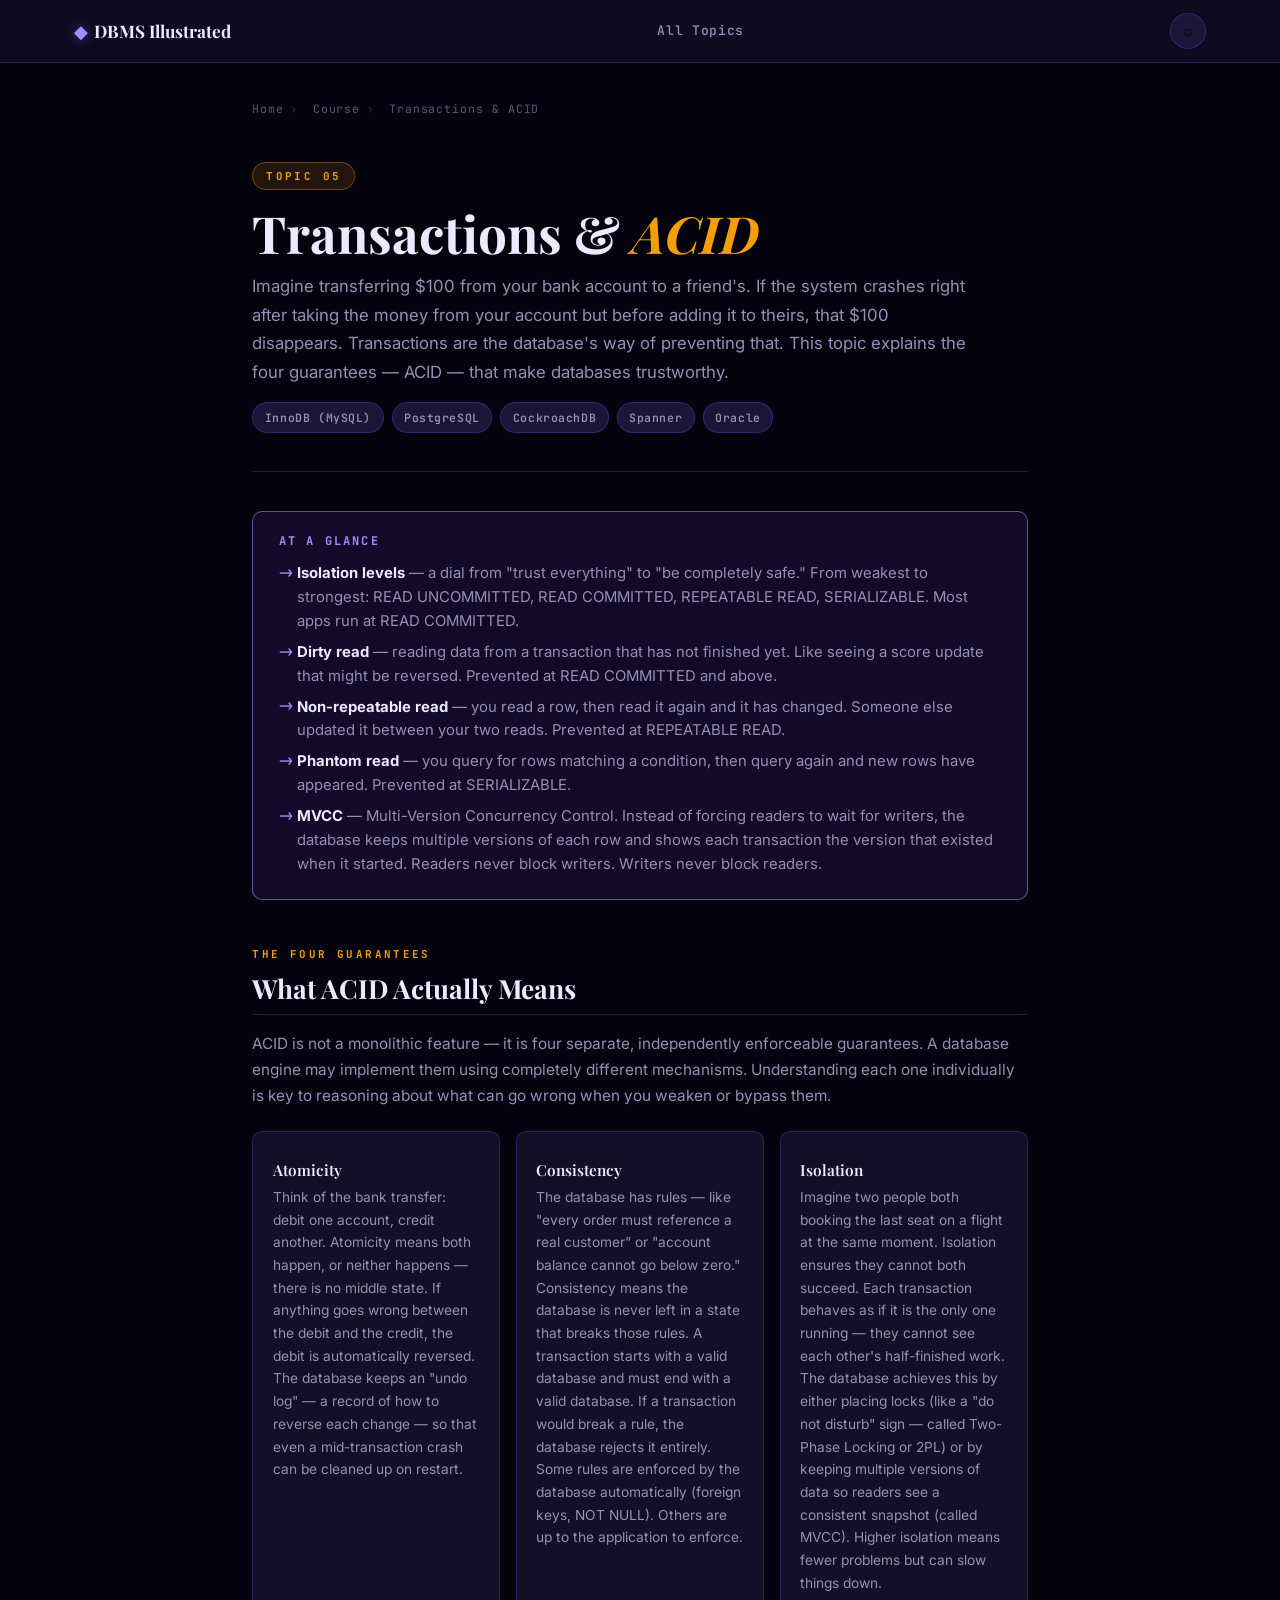
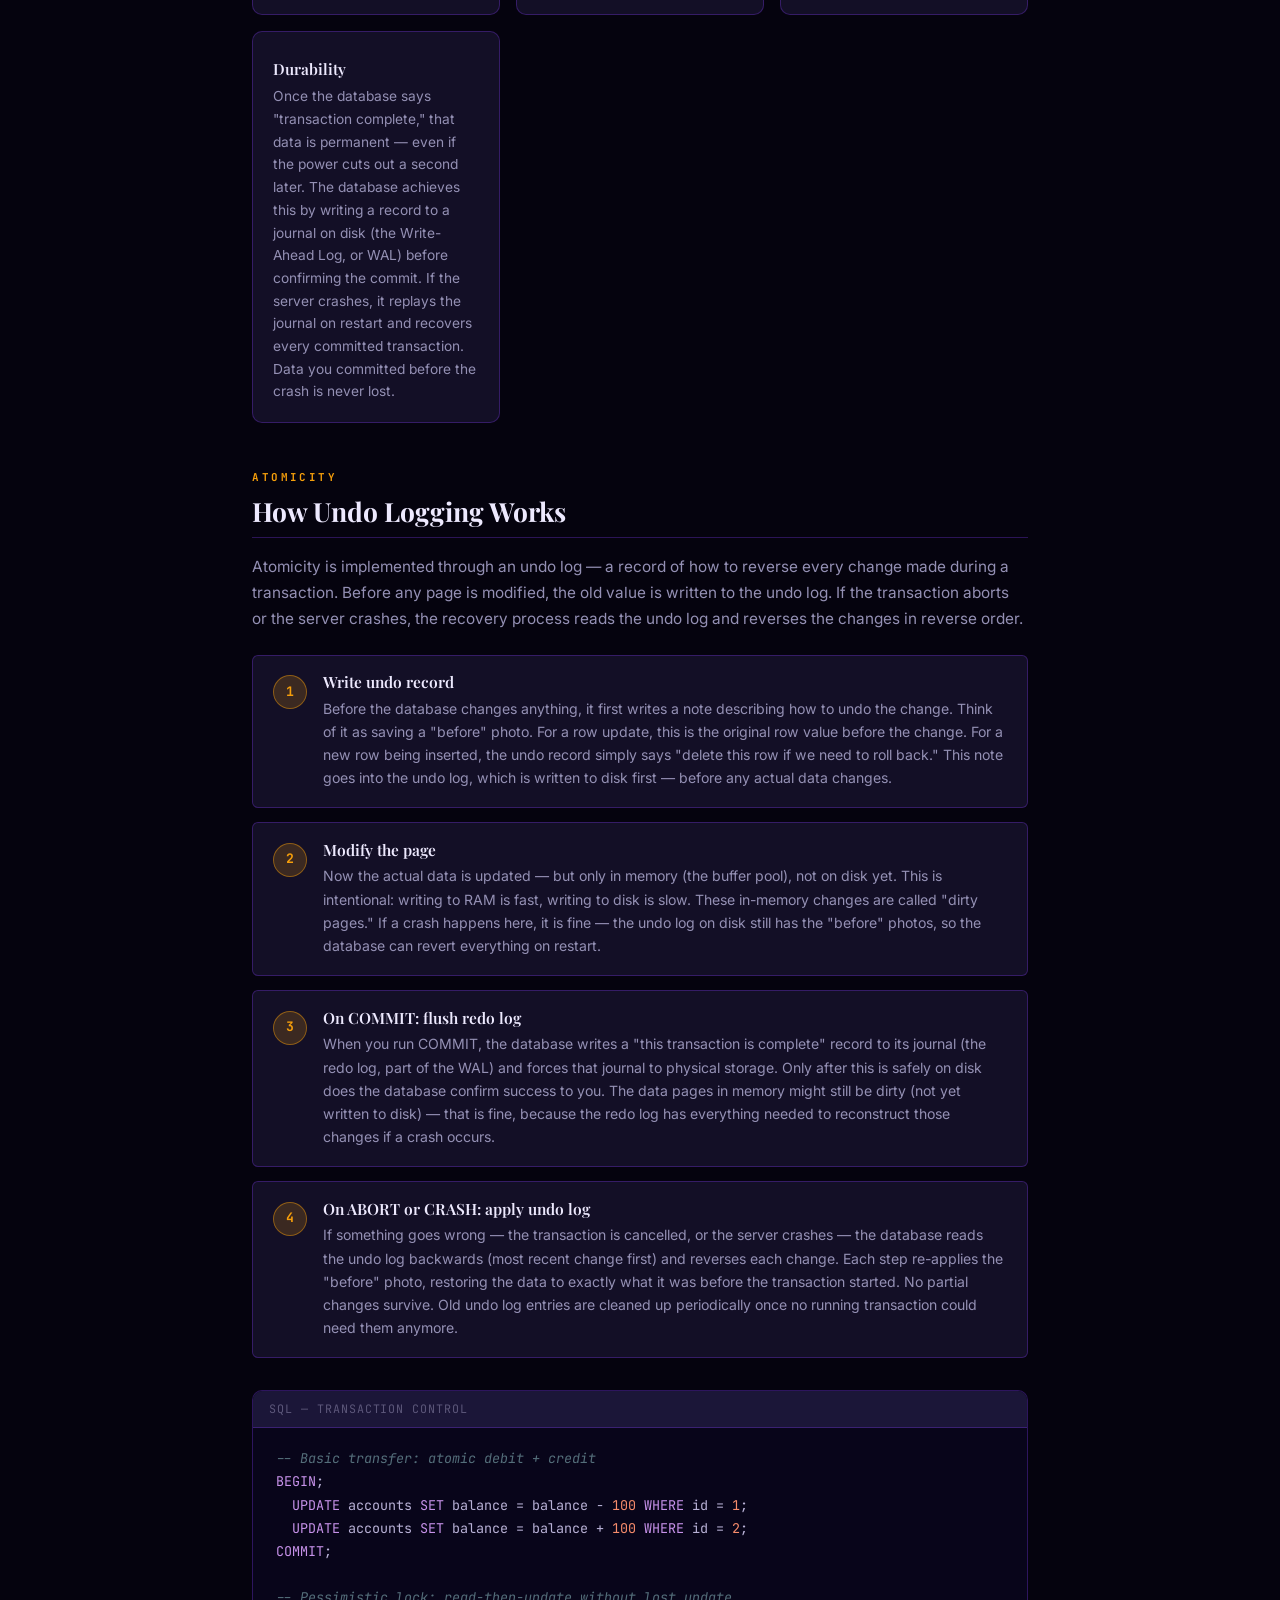
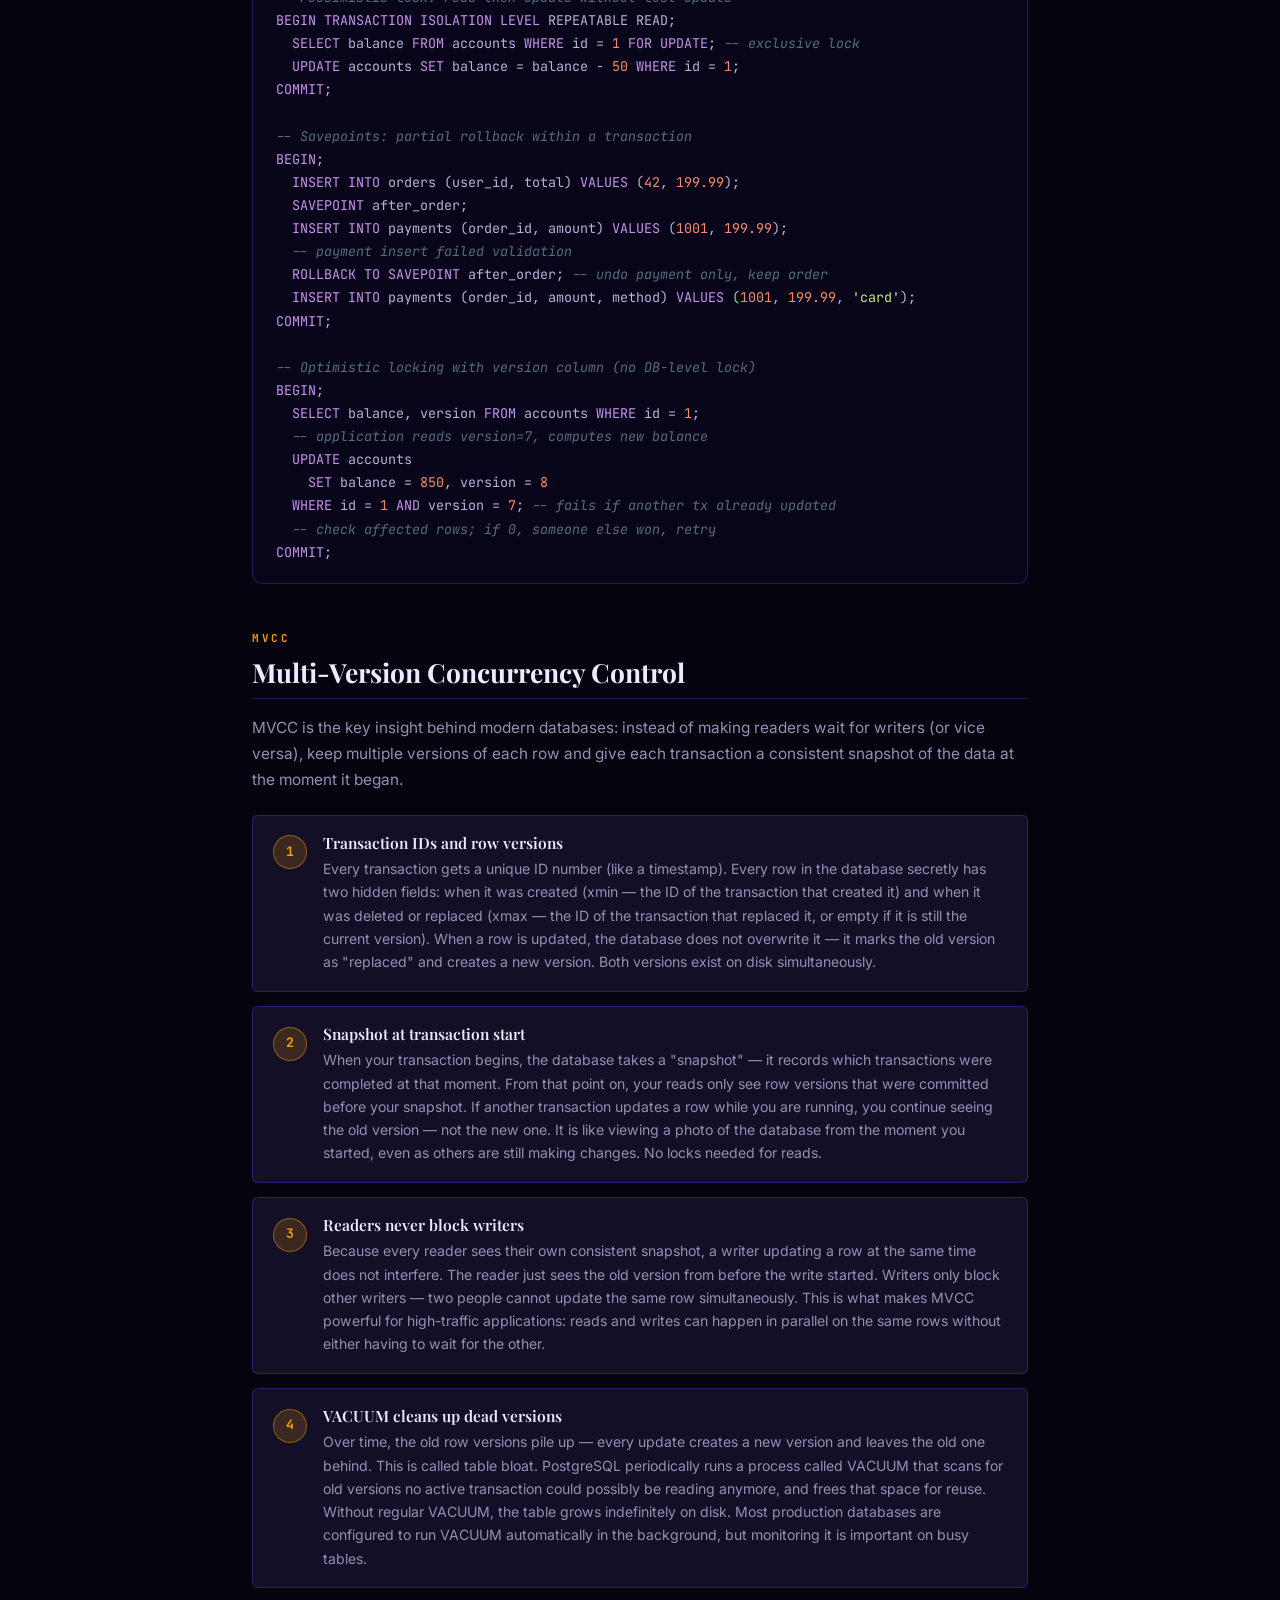
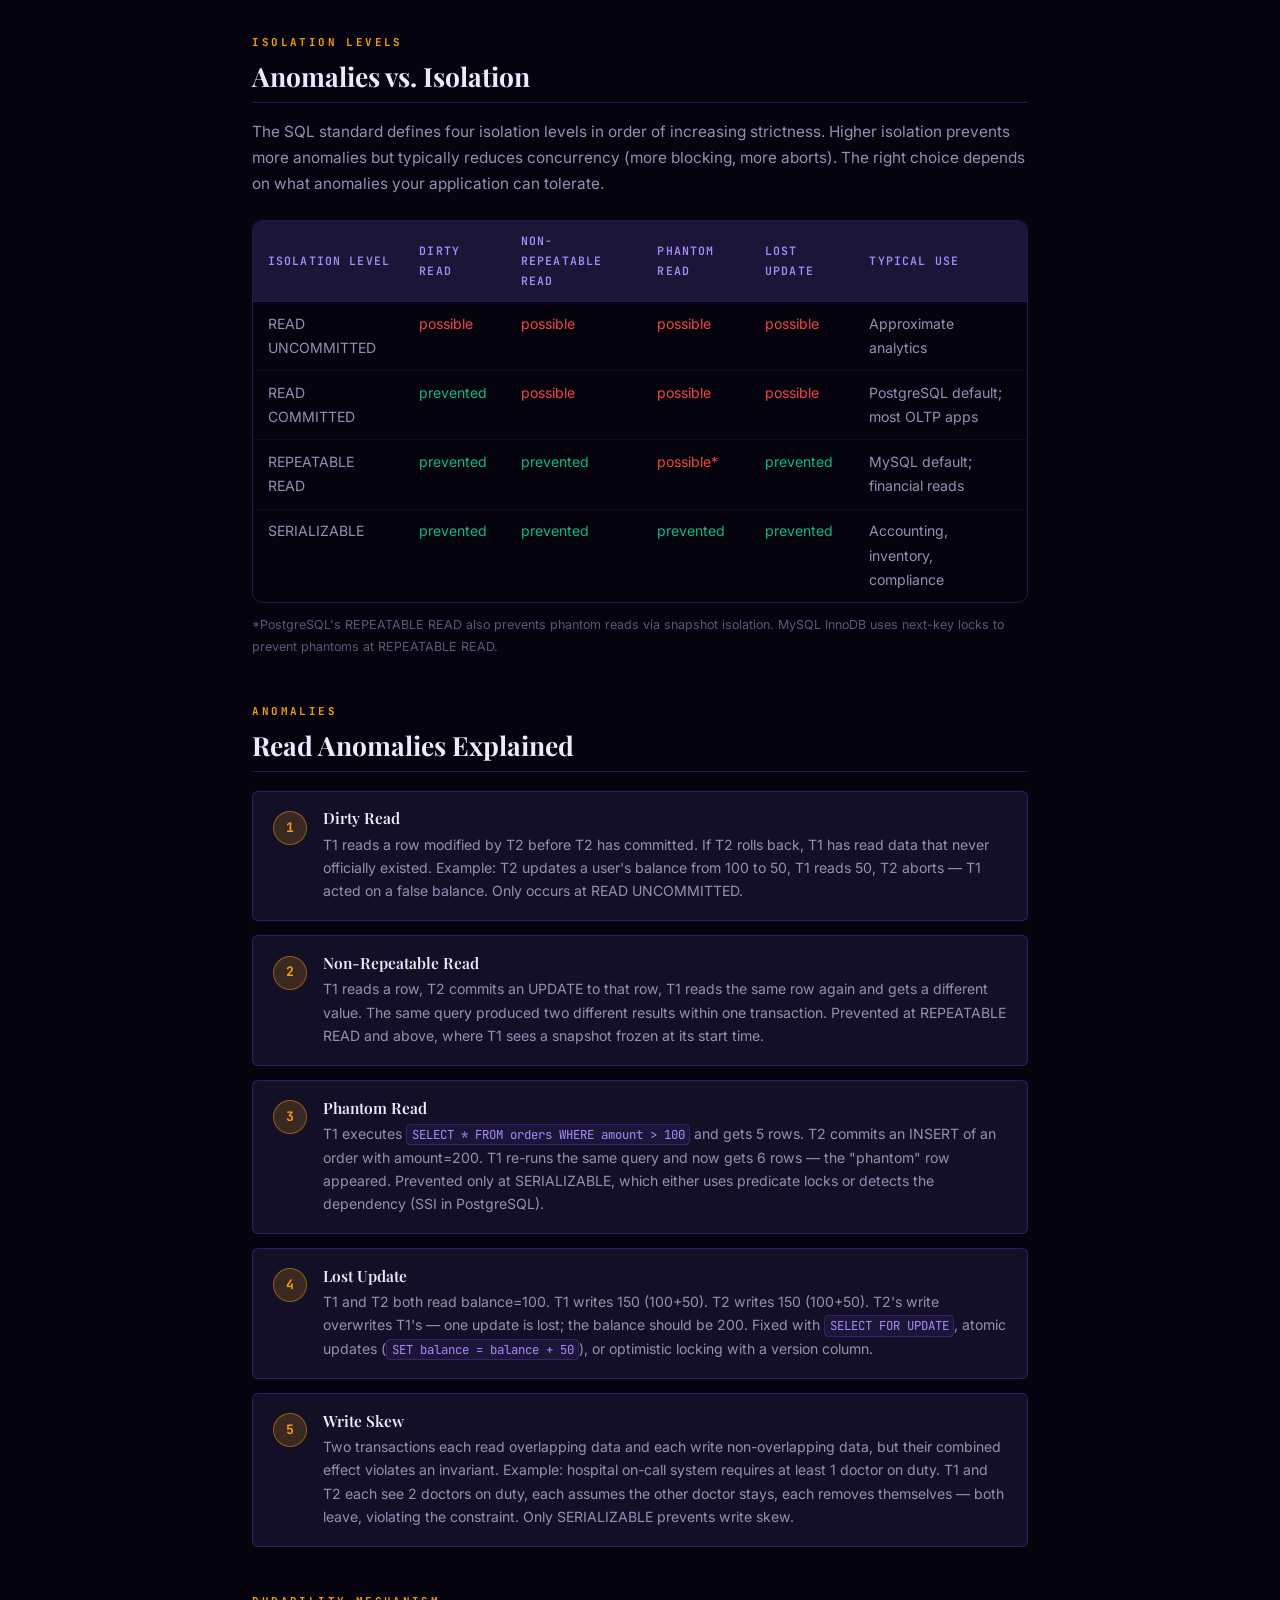
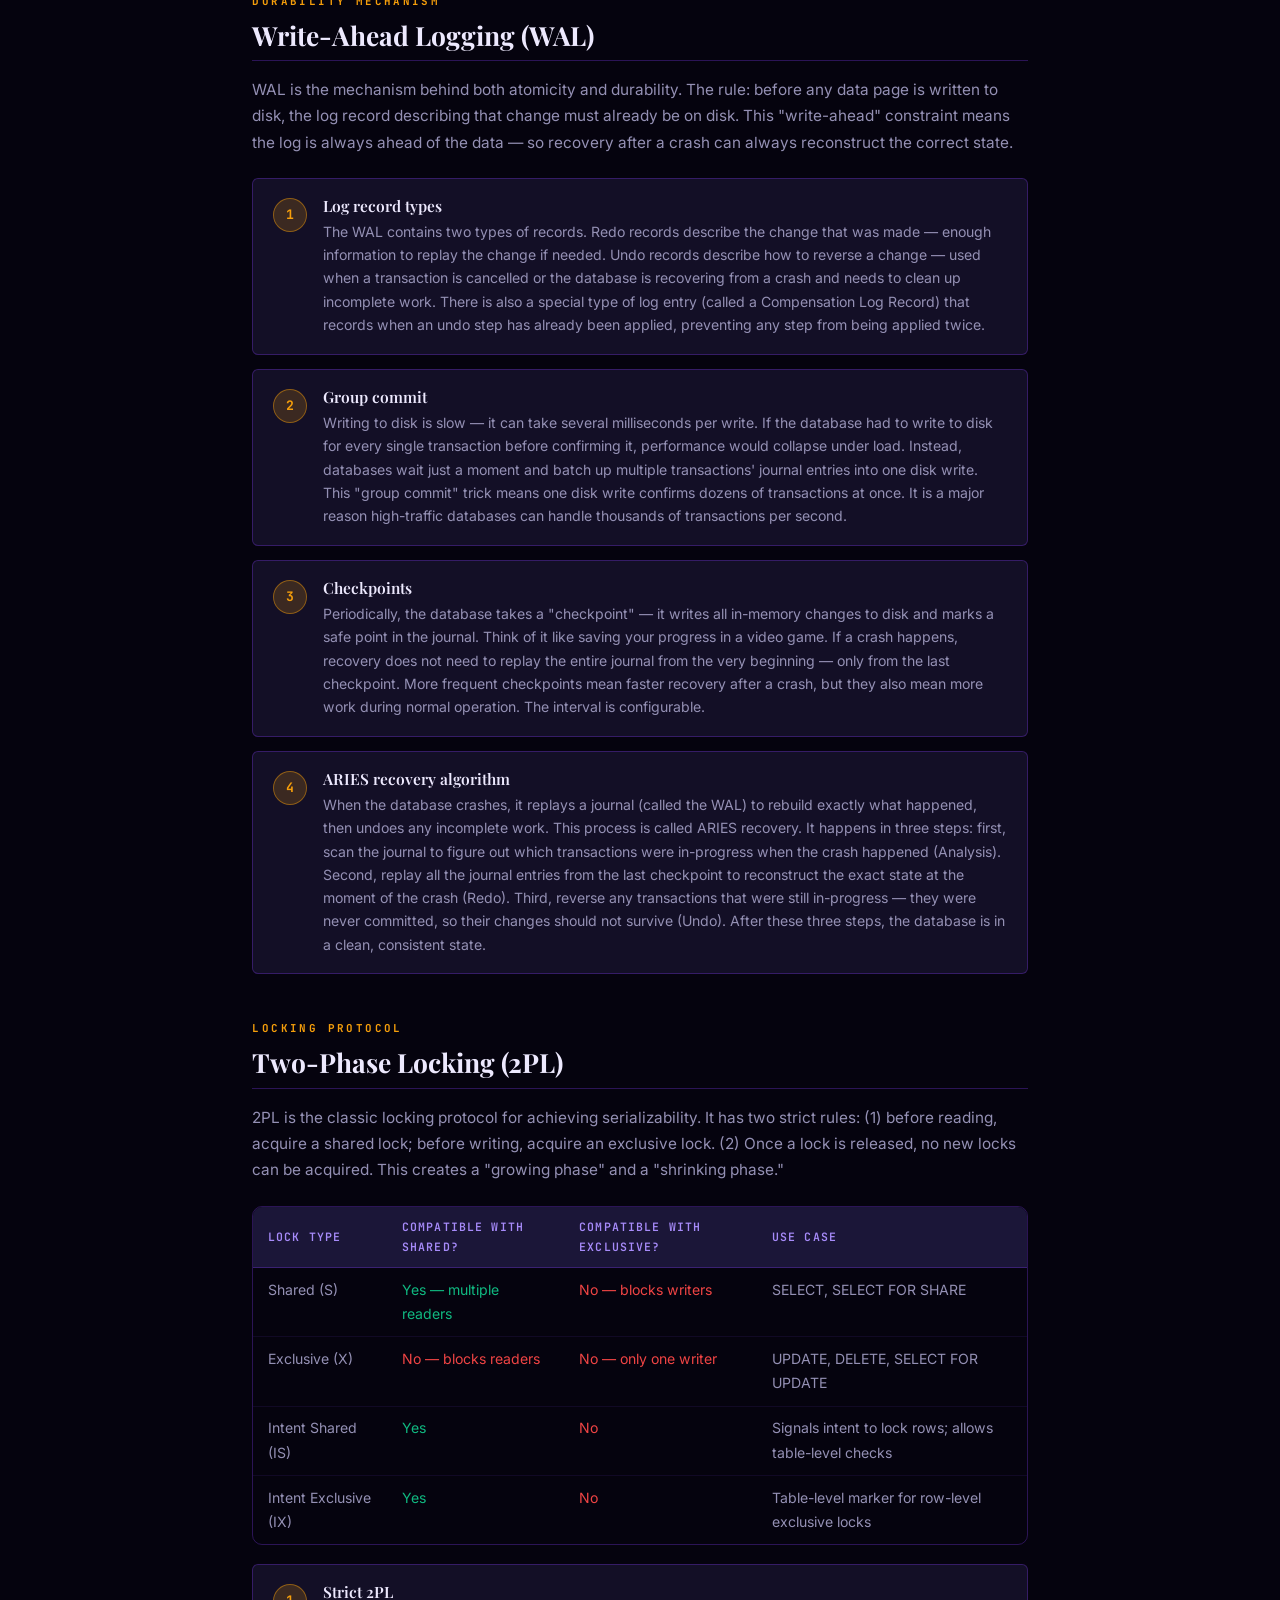
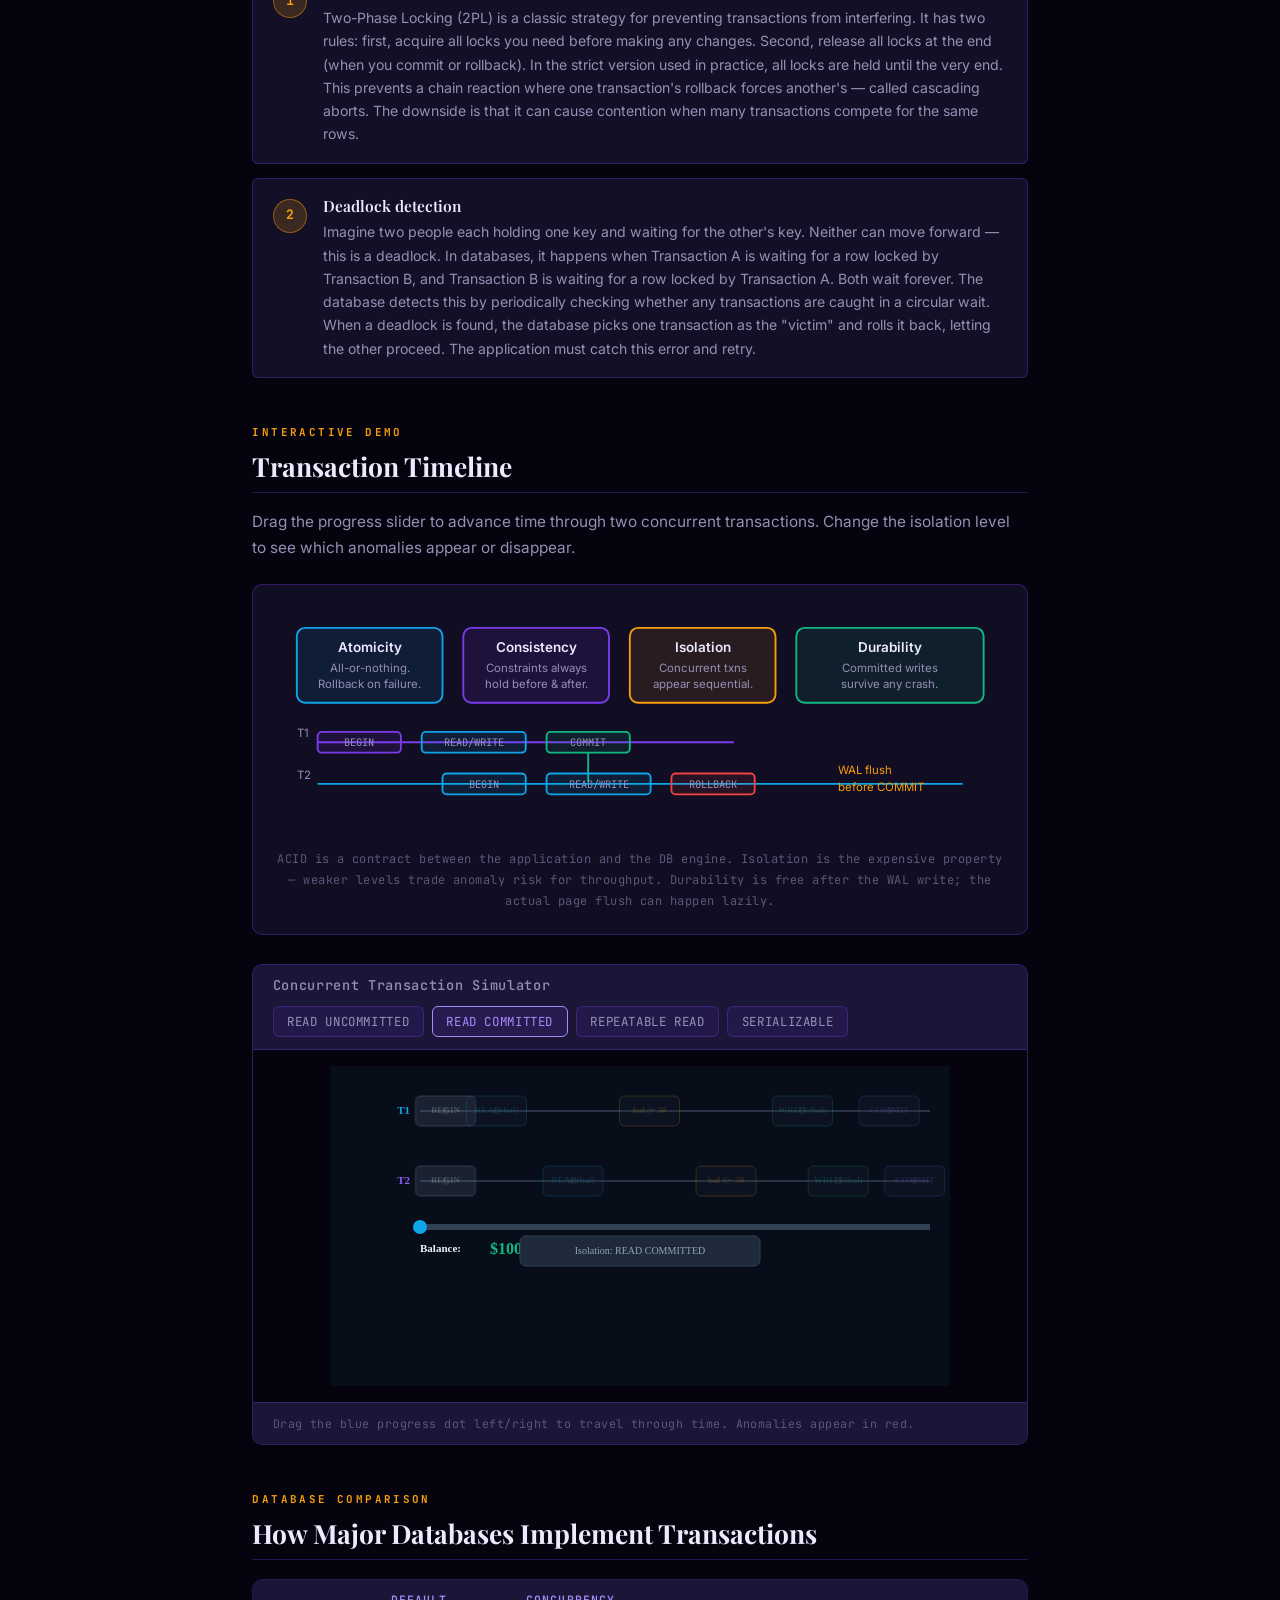
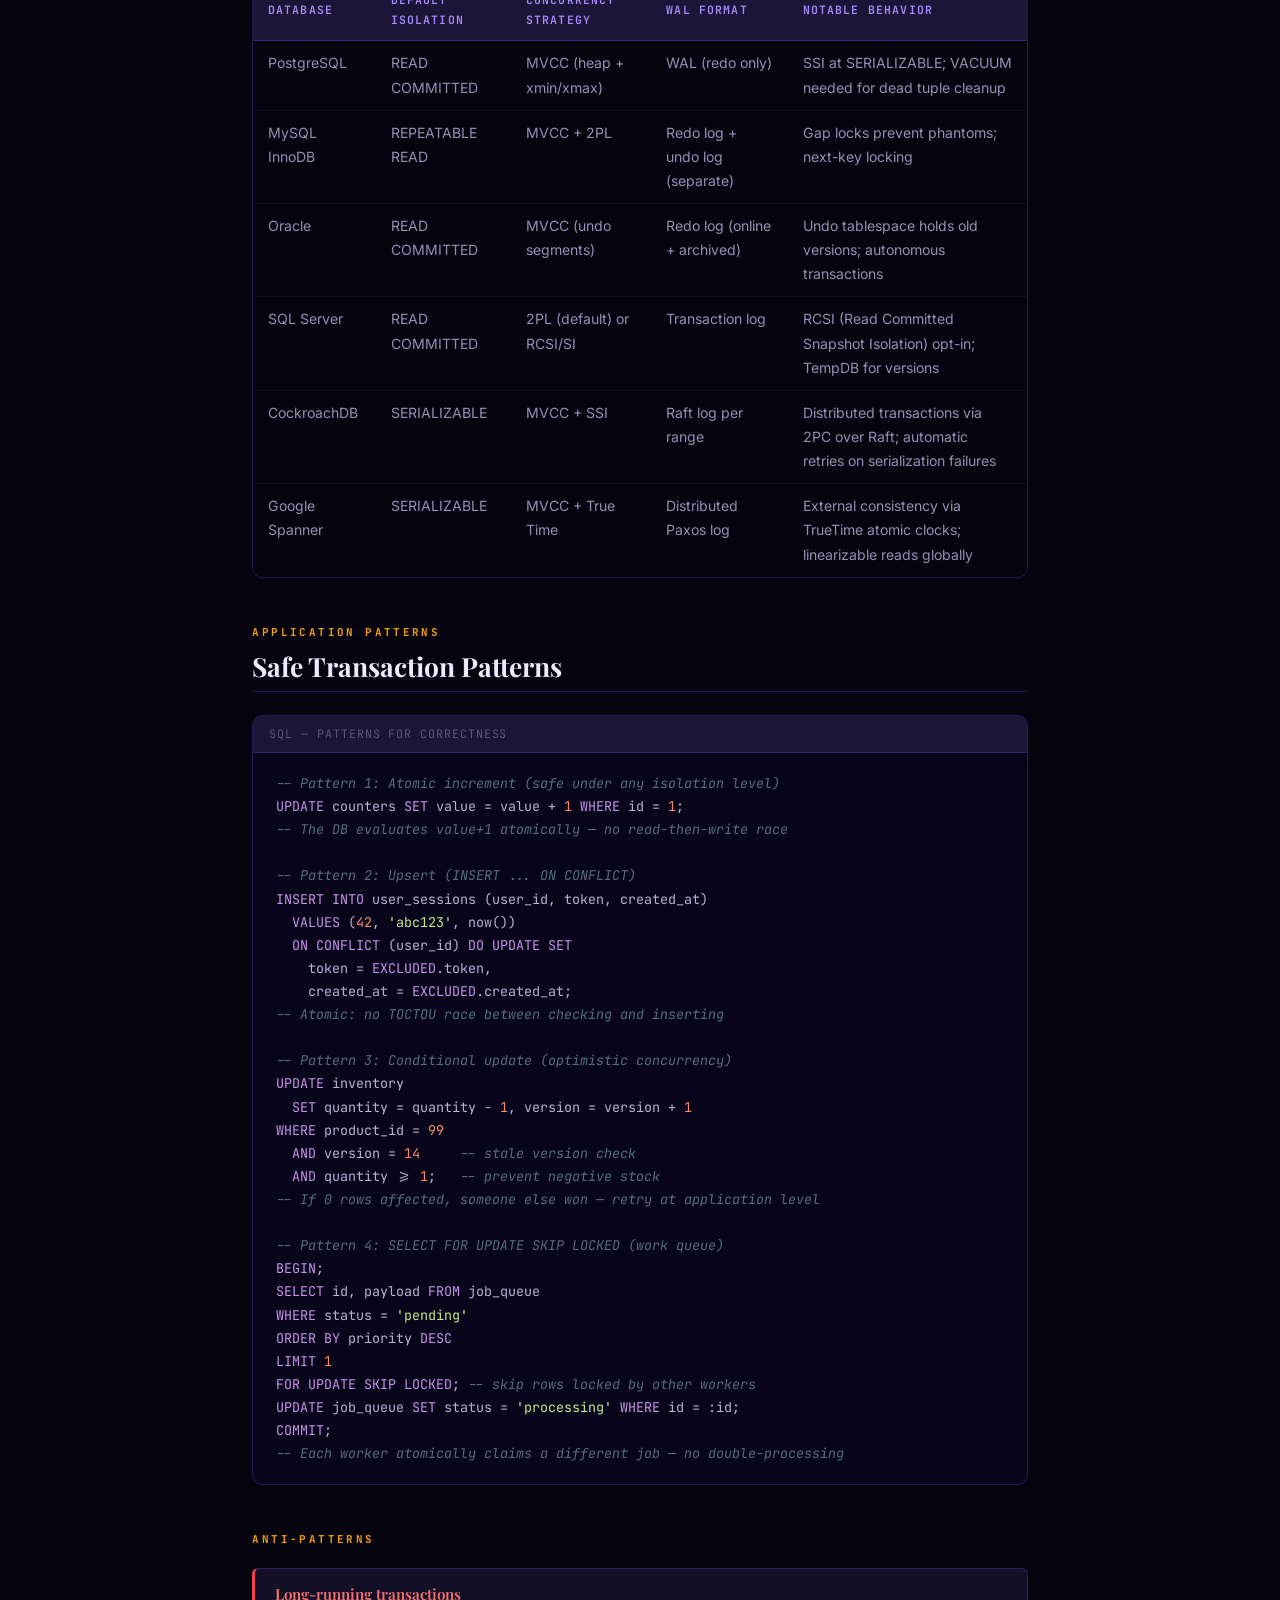
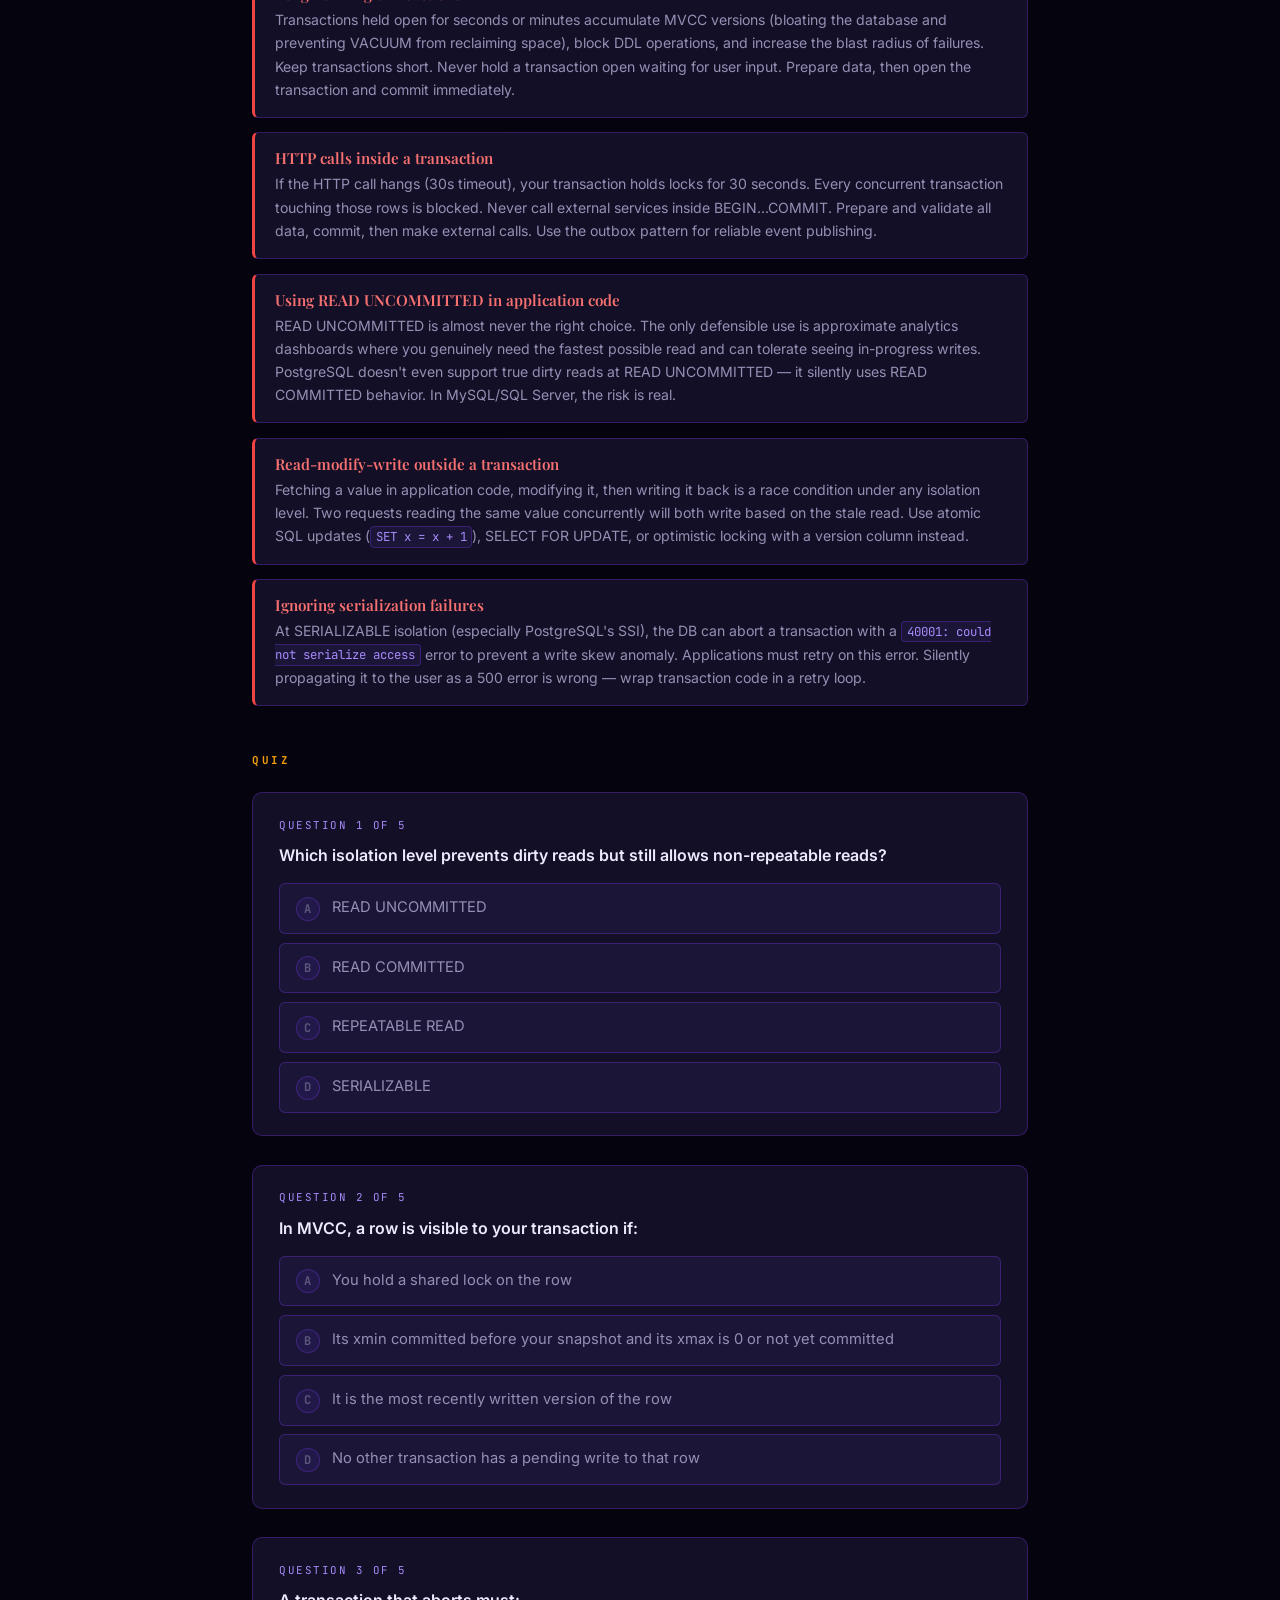
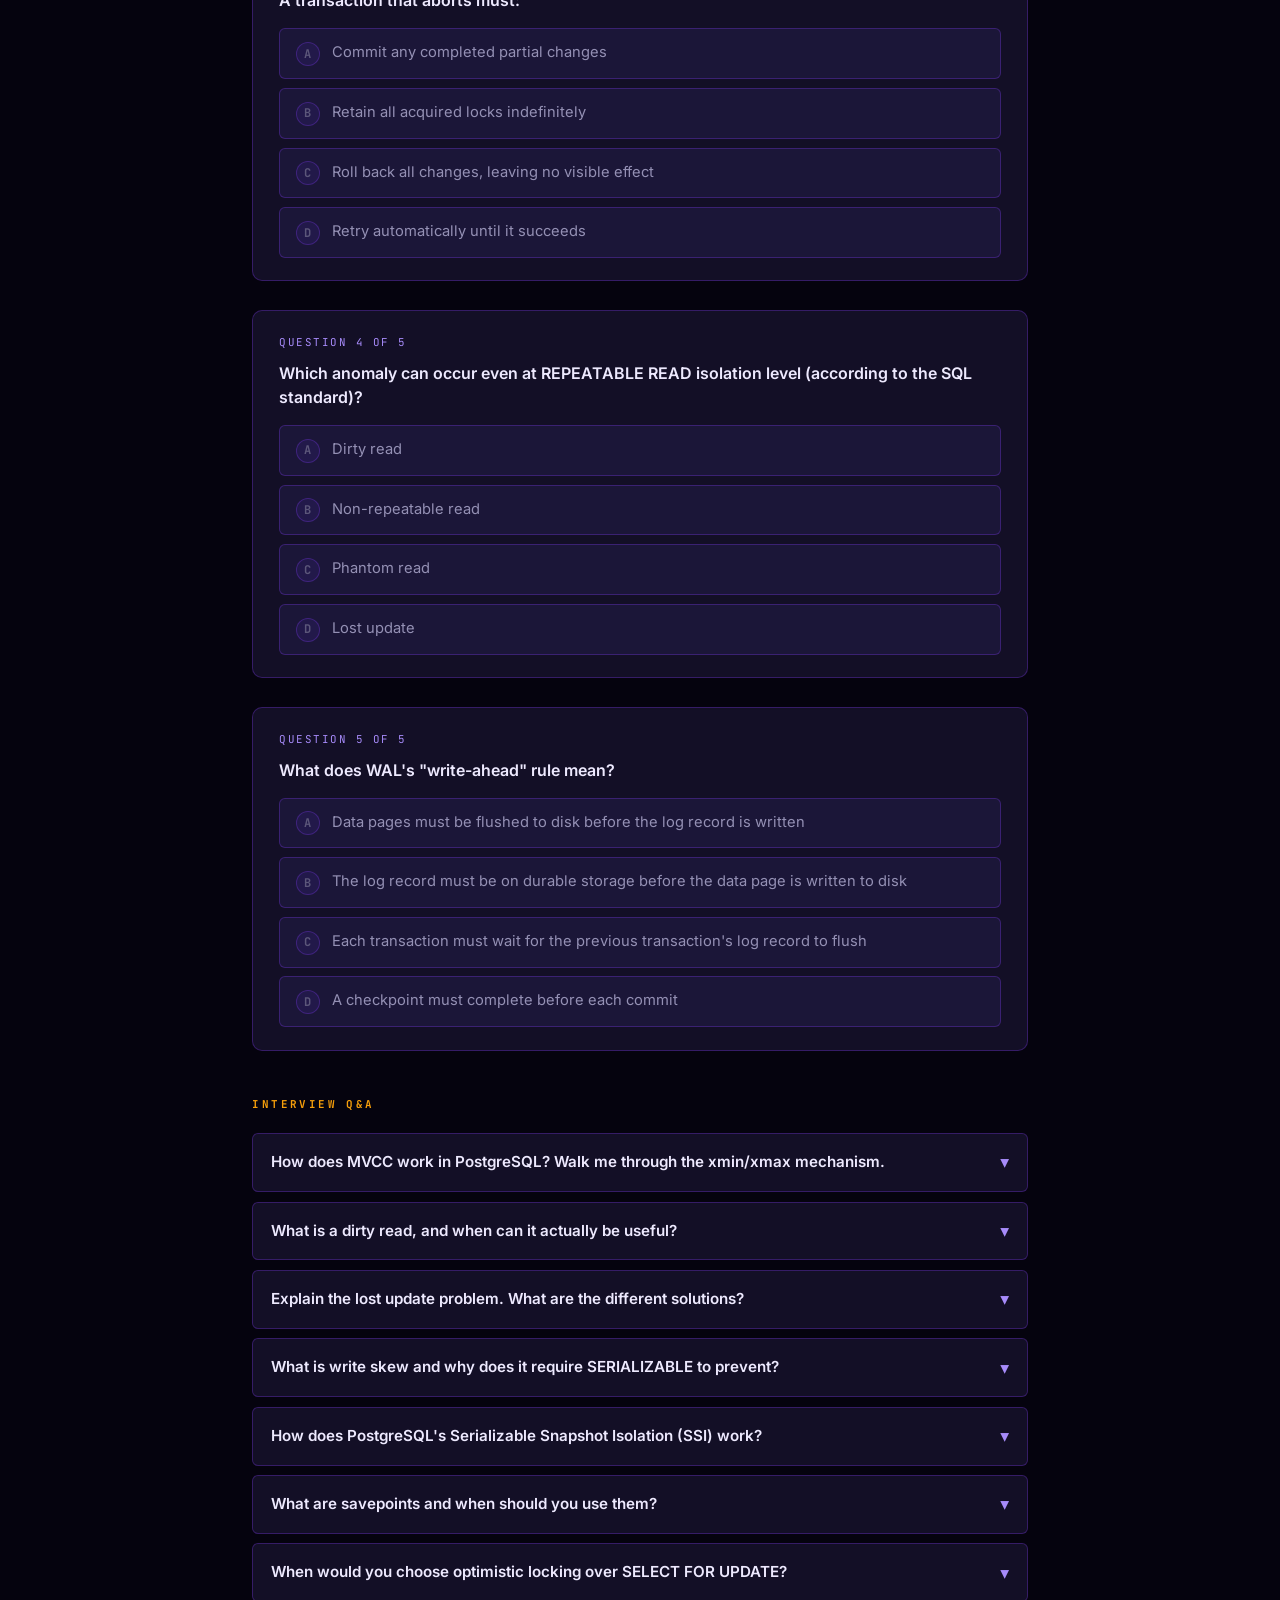
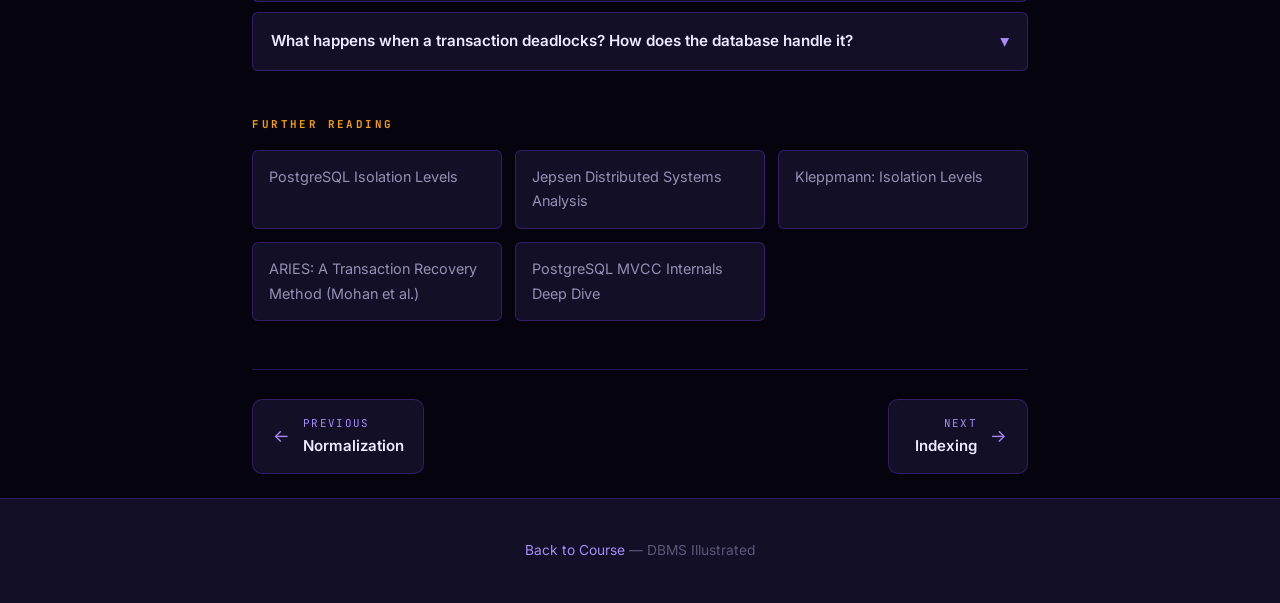
<file: topics/05-transactions.html>
<!DOCTYPE html>
<html lang="en">
<head>
  <meta charset="UTF-8"><meta name="viewport" content="width=device-width, initial-scale=1.0">
  <script>try{var t=localStorage.getItem("dbms-theme")||"dark";document.documentElement.setAttribute("data-theme",t)}catch(e){document.documentElement.setAttribute("data-theme","dark")}</script>
  <title>Transactions &amp; ACID — DBMS Illustrated</title>
  <link rel="stylesheet" href="../css/style.css">
  <style>:root{--topic-color:var(--secondary)}</style>
</head>
<body>
<div class="reading-progress" id="reading-progress"></div>
<nav class="navbar">
  <div class="navbar-inner">
    <a class="navbar-brand" href="../index.html"><span class="brand-icon" style="color:var(--primary-soft)">&#9670;</span>DBMS Illustrated</a>
    <div class="navbar-links"><a href="../index.html#topics">All Topics</a></div>
    <div class="navbar-actions"><button class="btn-icon" id="theme-toggle" title="Toggle theme">&#9788;</button></div>
  </div>
</nav>

<div class="container">
  <div class="breadcrumb">
    <a href="../index.html">Home</a><span class="breadcrumb-sep">›</span>
    <a href="../index.html#topics">Course</a><span class="breadcrumb-sep">›</span>
    <span>Transactions &amp; ACID</span>
  </div>

  <div class="topic-header">
    <div class="topic-badge">Topic 05</div>
    <h1>Transactions &amp; <span class="accent">ACID</span></h1>
    <p class="subtitle">Imagine transferring $100 from your bank account to a friend's. If the system crashes right after taking the money from your account but before adding it to theirs, that $100 disappears. Transactions are the database's way of preventing that. This topic explains the four guarantees — ACID — that make databases trustworthy.</p>
    <div class="company-badges">
      <span class="badge">InnoDB (MySQL)</span><span class="badge">PostgreSQL</span>
      <span class="badge">CockroachDB</span><span class="badge">Spanner</span><span class="badge">Oracle</span>
    </div>
  </div>

  <div class="at-a-glance reveal">
    <h3>At a Glance</h3>
    <ul>
      <li><strong>Isolation levels</strong> — a dial from "trust everything" to "be completely safe." From weakest to strongest: READ UNCOMMITTED, READ COMMITTED, REPEATABLE READ, SERIALIZABLE. Most apps run at READ COMMITTED.</li>
      <li><strong>Dirty read</strong> — reading data from a transaction that has not finished yet. Like seeing a score update that might be reversed. Prevented at READ COMMITTED and above.</li>
      <li><strong>Non-repeatable read</strong> — you read a row, then read it again and it has changed. Someone else updated it between your two reads. Prevented at REPEATABLE READ.</li>
      <li><strong>Phantom read</strong> — you query for rows matching a condition, then query again and new rows have appeared. Prevented at SERIALIZABLE.</li>
      <li><strong>MVCC</strong> — Multi-Version Concurrency Control. Instead of forcing readers to wait for writers, the database keeps multiple versions of each row and shows each transaction the version that existed when it started. Readers never block writers. Writers never block readers.</li>
    </ul>
  </div>

  <!-- ── ACID Properties ──────────────────────────────────────── -->
  <div class="section-label">The Four Guarantees</div>
  <h2 class="section-title">What ACID Actually Means</h2>
  <p class="section-desc">ACID is not a monolithic feature — it is four separate, independently enforceable guarantees. A database engine may implement them using completely different mechanisms. Understanding each one individually is key to reasoning about what can go wrong when you weaken or bypass them.</p>

  <div class="mini-cards">
    <div class="mini-card">
      <div class="mini-card-icon"></div>
      <h4>Atomicity</h4>
      <p>Think of the bank transfer: debit one account, credit another. Atomicity means both happen, or neither happens — there is no middle state. If anything goes wrong between the debit and the credit, the debit is automatically reversed. The database keeps an "undo log" — a record of how to reverse each change — so that even a mid-transaction crash can be cleaned up on restart.</p>
    </div>
    <div class="mini-card">
      <div class="mini-card-icon"></div>
      <h4>Consistency</h4>
      <p>The database has rules — like "every order must reference a real customer" or "account balance cannot go below zero." Consistency means the database is never left in a state that breaks those rules. A transaction starts with a valid database and must end with a valid database. If a transaction would break a rule, the database rejects it entirely. Some rules are enforced by the database automatically (foreign keys, NOT NULL). Others are up to the application to enforce.</p>
    </div>
    <div class="mini-card">
      <div class="mini-card-icon"></div>
      <h4>Isolation</h4>
      <p>Imagine two people both booking the last seat on a flight at the same moment. Isolation ensures they cannot both succeed. Each transaction behaves as if it is the only one running — they cannot see each other's half-finished work. The database achieves this by either placing locks (like a "do not disturb" sign — called Two-Phase Locking or 2PL) or by keeping multiple versions of data so readers see a consistent snapshot (called MVCC). Higher isolation means fewer problems but can slow things down.</p>
    </div>
    <div class="mini-card">
      <div class="mini-card-icon"></div>
      <h4>Durability</h4>
      <p>Once the database says "transaction complete," that data is permanent — even if the power cuts out a second later. The database achieves this by writing a record to a journal on disk (the Write-Ahead Log, or WAL) before confirming the commit. If the server crashes, it replays the journal on restart and recovers every committed transaction. Data you committed before the crash is never lost.</p>
    </div>
  </div>

  <!-- ── Atomicity Deep Dive ─────────────────────────────────── -->
  <div class="section-label">Atomicity</div>
  <h2 class="section-title">How Undo Logging Works</h2>
  <p class="section-desc">Atomicity is implemented through an undo log — a record of how to reverse every change made during a transaction. Before any page is modified, the old value is written to the undo log. If the transaction aborts or the server crashes, the recovery process reads the undo log and reverses the changes in reverse order.</p>

  <div class="steps">
    <div class="step-item">
      <div class="step-num">1</div>
      <div>
        <h4>Write undo record</h4>
        <p>Before the database changes anything, it first writes a note describing how to undo the change. Think of it as saving a "before" photo. For a row update, this is the original row value before the change. For a new row being inserted, the undo record simply says "delete this row if we need to roll back." This note goes into the undo log, which is written to disk first — before any actual data changes.</p>
      </div>
    </div>
    <div class="step-item">
      <div class="step-num">2</div>
      <div>
        <h4>Modify the page</h4>
        <p>Now the actual data is updated — but only in memory (the buffer pool), not on disk yet. This is intentional: writing to RAM is fast, writing to disk is slow. These in-memory changes are called "dirty pages." If a crash happens here, it is fine — the undo log on disk still has the "before" photos, so the database can revert everything on restart.</p>
      </div>
    </div>
    <div class="step-item">
      <div class="step-num">3</div>
      <div>
        <h4>On COMMIT: flush redo log</h4>
        <p>When you run COMMIT, the database writes a "this transaction is complete" record to its journal (the redo log, part of the WAL) and forces that journal to physical storage. Only after this is safely on disk does the database confirm success to you. The data pages in memory might still be dirty (not yet written to disk) — that is fine, because the redo log has everything needed to reconstruct those changes if a crash occurs.</p>
      </div>
    </div>
    <div class="step-item">
      <div class="step-num">4</div>
      <div>
        <h4>On ABORT or CRASH: apply undo log</h4>
        <p>If something goes wrong — the transaction is cancelled, or the server crashes — the database reads the undo log backwards (most recent change first) and reverses each change. Each step re-applies the "before" photo, restoring the data to exactly what it was before the transaction started. No partial changes survive. Old undo log entries are cleaned up periodically once no running transaction could need them anymore.</p>
      </div>
    </div>
  </div>

  <div class="code-block">
    <div class="cb-header"><span class="cb-lang">SQL — Transaction Control</span></div>
    <pre><span class="cmt">-- Basic transfer: atomic debit + credit</span>
<span class="kw">BEGIN</span>;
  <span class="kw">UPDATE</span> accounts <span class="kw">SET</span> balance = balance - <span class="num">100</span> <span class="kw">WHERE</span> id = <span class="num">1</span>;
  <span class="kw">UPDATE</span> accounts <span class="kw">SET</span> balance = balance + <span class="num">100</span> <span class="kw">WHERE</span> id = <span class="num">2</span>;
<span class="kw">COMMIT</span>;

<span class="cmt">-- Pessimistic lock: read-then-update without lost update</span>
<span class="kw">BEGIN TRANSACTION ISOLATION LEVEL</span> REPEATABLE READ;
  <span class="kw">SELECT</span> balance <span class="kw">FROM</span> accounts <span class="kw">WHERE</span> id = <span class="num">1</span> <span class="kw">FOR UPDATE</span>; <span class="cmt">-- exclusive lock</span>
  <span class="kw">UPDATE</span> accounts <span class="kw">SET</span> balance = balance - <span class="num">50</span> <span class="kw">WHERE</span> id = <span class="num">1</span>;
<span class="kw">COMMIT</span>;

<span class="cmt">-- Savepoints: partial rollback within a transaction</span>
<span class="kw">BEGIN</span>;
  <span class="kw">INSERT INTO</span> orders (user_id, total) <span class="kw">VALUES</span> (<span class="num">42</span>, <span class="num">199.99</span>);
  <span class="kw">SAVEPOINT</span> after_order;
  <span class="kw">INSERT INTO</span> payments (order_id, amount) <span class="kw">VALUES</span> (<span class="num">1001</span>, <span class="num">199.99</span>);
  <span class="cmt">-- payment insert failed validation</span>
  <span class="kw">ROLLBACK TO SAVEPOINT</span> after_order; <span class="cmt">-- undo payment only, keep order</span>
  <span class="kw">INSERT INTO</span> payments (order_id, amount, method) <span class="kw">VALUES</span> (<span class="num">1001</span>, <span class="num">199.99</span>, <span class="str">'card'</span>);
<span class="kw">COMMIT</span>;

<span class="cmt">-- Optimistic locking with version column (no DB-level lock)</span>
<span class="kw">BEGIN</span>;
  <span class="kw">SELECT</span> balance, version <span class="kw">FROM</span> accounts <span class="kw">WHERE</span> id = <span class="num">1</span>;
  <span class="cmt">-- application reads version=7, computes new balance</span>
  <span class="kw">UPDATE</span> accounts
    <span class="kw">SET</span> balance = <span class="num">850</span>, version = <span class="num">8</span>
  <span class="kw">WHERE</span> id = <span class="num">1</span> <span class="kw">AND</span> version = <span class="num">7</span>; <span class="cmt">-- fails if another tx already updated</span>
  <span class="cmt">-- check affected rows; if 0, someone else won, retry</span>
<span class="kw">COMMIT</span>;</pre>
  </div>

  <!-- ── MVCC ───────────────────────────────────────────────── -->
  <div class="section-label">MVCC</div>
  <h2 class="section-title">Multi-Version Concurrency Control</h2>
  <p class="section-desc">MVCC is the key insight behind modern databases: instead of making readers wait for writers (or vice versa), keep multiple versions of each row and give each transaction a consistent snapshot of the data at the moment it began.</p>

  <div class="steps">
    <div class="step-item">
      <div class="step-num">1</div>
      <div>
        <h4>Transaction IDs and row versions</h4>
        <p>Every transaction gets a unique ID number (like a timestamp). Every row in the database secretly has two hidden fields: when it was created (xmin — the ID of the transaction that created it) and when it was deleted or replaced (xmax — the ID of the transaction that replaced it, or empty if it is still the current version). When a row is updated, the database does not overwrite it — it marks the old version as "replaced" and creates a new version. Both versions exist on disk simultaneously.</p>
      </div>
    </div>
    <div class="step-item">
      <div class="step-num">2</div>
      <div>
        <h4>Snapshot at transaction start</h4>
        <p>When your transaction begins, the database takes a "snapshot" — it records which transactions were completed at that moment. From that point on, your reads only see row versions that were committed before your snapshot. If another transaction updates a row while you are running, you continue seeing the old version — not the new one. It is like viewing a photo of the database from the moment you started, even as others are still making changes. No locks needed for reads.</p>
      </div>
    </div>
    <div class="step-item">
      <div class="step-num">3</div>
      <div>
        <h4>Readers never block writers</h4>
        <p>Because every reader sees their own consistent snapshot, a writer updating a row at the same time does not interfere. The reader just sees the old version from before the write started. Writers only block other writers — two people cannot update the same row simultaneously. This is what makes MVCC powerful for high-traffic applications: reads and writes can happen in parallel on the same rows without either having to wait for the other.</p>
      </div>
    </div>
    <div class="step-item">
      <div class="step-num">4</div>
      <div>
        <h4>VACUUM cleans up dead versions</h4>
        <p>Over time, the old row versions pile up — every update creates a new version and leaves the old one behind. This is called table bloat. PostgreSQL periodically runs a process called VACUUM that scans for old versions no active transaction could possibly be reading anymore, and frees that space for reuse. Without regular VACUUM, the table grows indefinitely on disk. Most production databases are configured to run VACUUM automatically in the background, but monitoring it is important on busy tables.</p>
      </div>
    </div>
  </div>

  <!-- ── Isolation Levels ───────────────────────────────────── -->
  <div class="section-label">Isolation Levels</div>
  <h2 class="section-title">Anomalies vs. Isolation</h2>
  <p class="section-desc">The SQL standard defines four isolation levels in order of increasing strictness. Higher isolation prevents more anomalies but typically reduces concurrency (more blocking, more aborts). The right choice depends on what anomalies your application can tolerate.</p>

  <div class="table-wrap">
    <table class="compare-table">
      <thead>
        <tr><th>Isolation Level</th><th>Dirty Read</th><th>Non-Repeatable Read</th><th>Phantom Read</th><th>Lost Update</th><th>Typical Use</th></tr>
      </thead>
      <tbody>
        <tr><td>READ UNCOMMITTED</td><td style="color:#EF4444">possible</td><td style="color:#EF4444">possible</td><td style="color:#EF4444">possible</td><td style="color:#EF4444">possible</td><td>Approximate analytics</td></tr>
        <tr><td>READ COMMITTED</td><td style="color:#10B981">prevented</td><td style="color:#EF4444">possible</td><td style="color:#EF4444">possible</td><td style="color:#EF4444">possible</td><td>PostgreSQL default; most OLTP apps</td></tr>
        <tr><td>REPEATABLE READ</td><td style="color:#10B981">prevented</td><td style="color:#10B981">prevented</td><td style="color:#EF4444">possible*</td><td style="color:#10B981">prevented</td><td>MySQL default; financial reads</td></tr>
        <tr><td>SERIALIZABLE</td><td style="color:#10B981">prevented</td><td style="color:#10B981">prevented</td><td style="color:#10B981">prevented</td><td style="color:#10B981">prevented</td><td>Accounting, inventory, compliance</td></tr>
      </tbody>
    </table>
  </div>
  <p style="font-size:.78rem;color:var(--text-muted);margin-top:-8px;margin-bottom:28px;">*PostgreSQL's REPEATABLE READ also prevents phantom reads via snapshot isolation. MySQL InnoDB uses next-key locks to prevent phantoms at REPEATABLE READ.</p>

  <!-- ── Anomalies Explained ────────────────────────────────── -->
  <div class="section-label">Anomalies</div>
  <h2 class="section-title">Read Anomalies Explained</h2>

  <div class="steps">
    <div class="step-item">
      <div class="step-num">1</div>
      <div>
        <h4>Dirty Read</h4>
        <p>T1 reads a row modified by T2 before T2 has committed. If T2 rolls back, T1 has read data that never officially existed. Example: T2 updates a user's balance from 100 to 50, T1 reads 50, T2 aborts — T1 acted on a false balance. Only occurs at READ UNCOMMITTED.</p>
      </div>
    </div>
    <div class="step-item">
      <div class="step-num">2</div>
      <div>
        <h4>Non-Repeatable Read</h4>
        <p>T1 reads a row, T2 commits an UPDATE to that row, T1 reads the same row again and gets a different value. The same query produced two different results within one transaction. Prevented at REPEATABLE READ and above, where T1 sees a snapshot frozen at its start time.</p>
      </div>
    </div>
    <div class="step-item">
      <div class="step-num">3</div>
      <div>
        <h4>Phantom Read</h4>
        <p>T1 executes <code>SELECT * FROM orders WHERE amount > 100</code> and gets 5 rows. T2 commits an INSERT of an order with amount=200. T1 re-runs the same query and now gets 6 rows — the "phantom" row appeared. Prevented only at SERIALIZABLE, which either uses predicate locks or detects the dependency (SSI in PostgreSQL).</p>
      </div>
    </div>
    <div class="step-item">
      <div class="step-num">4</div>
      <div>
        <h4>Lost Update</h4>
        <p>T1 and T2 both read balance=100. T1 writes 150 (100+50). T2 writes 150 (100+50). T2's write overwrites T1's — one update is lost; the balance should be 200. Fixed with <code>SELECT FOR UPDATE</code>, atomic updates (<code>SET balance = balance + 50</code>), or optimistic locking with a version column.</p>
      </div>
    </div>
    <div class="step-item">
      <div class="step-num">5</div>
      <div>
        <h4>Write Skew</h4>
        <p>Two transactions each read overlapping data and each write non-overlapping data, but their combined effect violates an invariant. Example: hospital on-call system requires at least 1 doctor on duty. T1 and T2 each see 2 doctors on duty, each assumes the other doctor stays, each removes themselves — both leave, violating the constraint. Only SERIALIZABLE prevents write skew.</p>
      </div>
    </div>
  </div>

  <!-- ── WAL ────────────────────────────────────────────────── -->
  <div class="section-label">Durability Mechanism</div>
  <h2 class="section-title">Write-Ahead Logging (WAL)</h2>
  <p class="section-desc">WAL is the mechanism behind both atomicity and durability. The rule: before any data page is written to disk, the log record describing that change must already be on disk. This "write-ahead" constraint means the log is always ahead of the data — so recovery after a crash can always reconstruct the correct state.</p>

  <div class="steps">
    <div class="step-item">
      <div class="step-num">1</div>
      <div>
        <h4>Log record types</h4>
        <p>The WAL contains two types of records. Redo records describe the change that was made — enough information to replay the change if needed. Undo records describe how to reverse a change — used when a transaction is cancelled or the database is recovering from a crash and needs to clean up incomplete work. There is also a special type of log entry (called a Compensation Log Record) that records when an undo step has already been applied, preventing any step from being applied twice.</p>
      </div>
    </div>
    <div class="step-item">
      <div class="step-num">2</div>
      <div>
        <h4>Group commit</h4>
        <p>Writing to disk is slow — it can take several milliseconds per write. If the database had to write to disk for every single transaction before confirming it, performance would collapse under load. Instead, databases wait just a moment and batch up multiple transactions' journal entries into one disk write. This "group commit" trick means one disk write confirms dozens of transactions at once. It is a major reason high-traffic databases can handle thousands of transactions per second.</p>
      </div>
    </div>
    <div class="step-item">
      <div class="step-num">3</div>
      <div>
        <h4>Checkpoints</h4>
        <p>Periodically, the database takes a "checkpoint" — it writes all in-memory changes to disk and marks a safe point in the journal. Think of it like saving your progress in a video game. If a crash happens, recovery does not need to replay the entire journal from the very beginning — only from the last checkpoint. More frequent checkpoints mean faster recovery after a crash, but they also mean more work during normal operation. The interval is configurable.</p>
      </div>
    </div>
    <div class="step-item">
      <div class="step-num">4</div>
      <div>
        <h4>ARIES recovery algorithm</h4>
        <p>When the database crashes, it replays a journal (called the WAL) to rebuild exactly what happened, then undoes any incomplete work. This process is called ARIES recovery. It happens in three steps: first, scan the journal to figure out which transactions were in-progress when the crash happened (Analysis). Second, replay all the journal entries from the last checkpoint to reconstruct the exact state at the moment of the crash (Redo). Third, reverse any transactions that were still in-progress — they were never committed, so their changes should not survive (Undo). After these three steps, the database is in a clean, consistent state.</p>
      </div>
    </div>
  </div>

  <!-- ── Two-Phase Locking ──────────────────────────────────── -->
  <div class="section-label">Locking Protocol</div>
  <h2 class="section-title">Two-Phase Locking (2PL)</h2>
  <p class="section-desc">2PL is the classic locking protocol for achieving serializability. It has two strict rules: (1) before reading, acquire a shared lock; before writing, acquire an exclusive lock. (2) Once a lock is released, no new locks can be acquired. This creates a "growing phase" and a "shrinking phase."</p>

  <div class="table-wrap">
    <table class="compare-table">
      <thead>
        <tr><th>Lock Type</th><th>Compatible With Shared?</th><th>Compatible With Exclusive?</th><th>Use Case</th></tr>
      </thead>
      <tbody>
        <tr><td>Shared (S)</td><td style="color:#10B981">Yes — multiple readers</td><td style="color:#EF4444">No — blocks writers</td><td>SELECT, SELECT FOR SHARE</td></tr>
        <tr><td>Exclusive (X)</td><td style="color:#EF4444">No — blocks readers</td><td style="color:#EF4444">No — only one writer</td><td>UPDATE, DELETE, SELECT FOR UPDATE</td></tr>
        <tr><td>Intent Shared (IS)</td><td style="color:#10B981">Yes</td><td style="color:#EF4444">No</td><td>Signals intent to lock rows; allows table-level checks</td></tr>
        <tr><td>Intent Exclusive (IX)</td><td style="color:#10B981">Yes</td><td style="color:#EF4444">No</td><td>Table-level marker for row-level exclusive locks</td></tr>
      </tbody>
    </table>
  </div>

  <div class="steps">
    <div class="step-item">
      <div class="step-num">1</div>
      <div>
        <h4>Strict 2PL</h4>
        <p>Two-Phase Locking (2PL) is a classic strategy for preventing transactions from interfering. It has two rules: first, acquire all locks you need before making any changes. Second, release all locks at the end (when you commit or rollback). In the strict version used in practice, all locks are held until the very end. This prevents a chain reaction where one transaction's rollback forces another's — called cascading aborts. The downside is that it can cause contention when many transactions compete for the same rows.</p>
      </div>
    </div>
    <div class="step-item">
      <div class="step-num">2</div>
      <div>
        <h4>Deadlock detection</h4>
        <p>Imagine two people each holding one key and waiting for the other's key. Neither can move forward — this is a deadlock. In databases, it happens when Transaction A is waiting for a row locked by Transaction B, and Transaction B is waiting for a row locked by Transaction A. Both wait forever. The database detects this by periodically checking whether any transactions are caught in a circular wait. When a deadlock is found, the database picks one transaction as the "victim" and rolls it back, letting the other proceed. The application must catch this error and retry.</p>
      </div>
    </div>
  </div>

  <!-- ── Interactive Demo ───────────────────────────────────── -->
  <div class="section-label">Interactive Demo</div>
  <h2 class="section-title">Transaction Timeline</h2>
  <p class="section-desc">Drag the progress slider to advance time through two concurrent transactions. Change the isolation level to see which anomalies appear or disappear.</p>

  <div class="diagram-box">
    <svg viewBox="0 0 700 220" role="img" aria-label="ACID transaction properties and two-phase commit timeline">
      <!-- ACID boxes -->
      <rect x="20"  y="20" width="140" height="72" rx="8" class="svg-box-c"/>
      <text x="90"  y="43"  text-anchor="middle" class="svg-label">Atomicity</text>
      <text x="90"  y="62"  text-anchor="middle" class="svg-soft">All-or-nothing.</text>
      <text x="90"  y="78"  text-anchor="middle" class="svg-soft">Rollback on failure.</text>
      <rect x="180" y="20" width="140" height="72" rx="8" class="svg-box-p"/>
      <text x="250" y="43"  text-anchor="middle" class="svg-label">Consistency</text>
      <text x="250" y="62"  text-anchor="middle" class="svg-soft">Constraints always</text>
      <text x="250" y="78"  text-anchor="middle" class="svg-soft">hold before &amp; after.</text>
      <rect x="340" y="20" width="140" height="72" rx="8" class="svg-box-a"/>
      <text x="410" y="43"  text-anchor="middle" class="svg-label">Isolation</text>
      <text x="410" y="62"  text-anchor="middle" class="svg-soft">Concurrent txns</text>
      <text x="410" y="78"  text-anchor="middle" class="svg-soft">appear sequential.</text>
      <rect x="500" y="20" width="180" height="72" rx="8" class="svg-box-g"/>
      <text x="590" y="43"  text-anchor="middle" class="svg-label">Durability</text>
      <text x="590" y="62"  text-anchor="middle" class="svg-soft">Committed writes</text>
      <text x="590" y="78"  text-anchor="middle" class="svg-soft">survive any crash.</text>
      <!-- Timeline -->
      <text x="20"  y="125" class="svg-soft">T1</text>
      <line x1="40"  y1="130" x2="440" y2="130" class="svg-line" style="stroke:#7C3AED"/>
      <rect x="40"  y="120" width="80"  height="20" rx="4" class="svg-box-p"/>
      <text x="80"  y="134" text-anchor="middle" class="svg-mono" style="font-size:10px">BEGIN</text>
      <rect x="140" y="120" width="100" height="20" rx="4" class="svg-box-c"/>
      <text x="190" y="134" text-anchor="middle" class="svg-mono" style="font-size:10px">READ/WRITE</text>
      <rect x="260" y="120" width="80"  height="20" rx="4" class="svg-box-g"/>
      <text x="300" y="134" text-anchor="middle" class="svg-mono" style="font-size:10px">COMMIT</text>
      <line x1="300" y1="140" x2="300" y2="168" class="svg-line" style="stroke:#10B981"/>
      <text x="20"  y="165" class="svg-soft">T2</text>
      <line x1="40"  y1="170" x2="660" y2="170" class="svg-line" style="stroke:#0EA5E9"/>
      <rect x="160" y="160" width="80"  height="20" rx="4" class="svg-box-c"/>
      <text x="200" y="174" text-anchor="middle" class="svg-mono" style="font-size:10px">BEGIN</text>
      <rect x="260" y="160" width="100" height="20" rx="4" class="svg-box-c"/>
      <text x="310" y="174" text-anchor="middle" class="svg-mono" style="font-size:10px">READ/WRITE</text>
      <rect x="380" y="160" width="80"  height="20" rx="4" class="svg-box-r"/>
      <text x="420" y="174" text-anchor="middle" class="svg-mono" style="font-size:10px">ROLLBACK</text>
      <!-- WAL note -->
      <text x="540" y="160" class="svg-soft" style="fill:#F59E0B">WAL flush</text>
      <text x="540" y="177" class="svg-soft" style="fill:#F59E0B">before COMMIT</text>
      <!-- Packets -->
      <circle class="pkt" cx="140" cy="130" r="5" fill="#7C3AED"/>
      <circle class="pkt" cx="260" cy="130" r="5" fill="#10B981"/>
      <circle class="pkt" cx="380" cy="170" r="5" fill="#EF4444"/>
    </svg>
    <p class="diagram-caption">ACID is a contract between the application and the DB engine. Isolation is the expensive property — weaker levels trade anomaly risk for throughput. Durability is free after the WAL write; the actual page flush can happen lazily.</p>
  </div>

  <div class="demo-section" id="demo-transaction">
    <div class="demo-header">
      <h3>Concurrent Transaction Simulator</h3>
      <div class="demo-controls">
        <button class="demo-btn" data-isolation="READ_UNCOMMITTED">READ UNCOMMITTED</button>
        <button class="demo-btn active" data-isolation="READ_COMMITTED">READ COMMITTED</button>
        <button class="demo-btn" data-isolation="REPEATABLE_READ">REPEATABLE READ</button>
        <button class="demo-btn" data-isolation="SERIALIZABLE">SERIALIZABLE</button>
      </div>
    </div>
    <div class="demo-canvas-wrap"></div>
    <div class="demo-hint">Drag the blue progress dot left/right to travel through time. Anomalies appear in red.</div>
  </div>

  <!-- ── Implementation Comparison ────────────────────────── -->
  <div class="section-label">Database Comparison</div>
  <h2 class="section-title">How Major Databases Implement Transactions</h2>

  <div class="table-wrap">
    <table class="compare-table">
      <thead>
        <tr><th>Database</th><th>Default Isolation</th><th>Concurrency Strategy</th><th>WAL Format</th><th>Notable Behavior</th></tr>
      </thead>
      <tbody>
        <tr><td>PostgreSQL</td><td>READ COMMITTED</td><td>MVCC (heap + xmin/xmax)</td><td>WAL (redo only)</td><td>SSI at SERIALIZABLE; VACUUM needed for dead tuple cleanup</td></tr>
        <tr><td>MySQL InnoDB</td><td>REPEATABLE READ</td><td>MVCC + 2PL</td><td>Redo log + undo log (separate)</td><td>Gap locks prevent phantoms; next-key locking</td></tr>
        <tr><td>Oracle</td><td>READ COMMITTED</td><td>MVCC (undo segments)</td><td>Redo log (online + archived)</td><td>Undo tablespace holds old versions; autonomous transactions</td></tr>
        <tr><td>SQL Server</td><td>READ COMMITTED</td><td>2PL (default) or RCSI/SI</td><td>Transaction log</td><td>RCSI (Read Committed Snapshot Isolation) opt-in; TempDB for versions</td></tr>
        <tr><td>CockroachDB</td><td>SERIALIZABLE</td><td>MVCC + SSI</td><td>Raft log per range</td><td>Distributed transactions via 2PC over Raft; automatic retries on serialization failures</td></tr>
        <tr><td>Google Spanner</td><td>SERIALIZABLE</td><td>MVCC + True Time</td><td>Distributed Paxos log</td><td>External consistency via TrueTime atomic clocks; linearizable reads globally</td></tr>
      </tbody>
    </table>
  </div>

  <!-- ── Practical Patterns ────────────────────────────────── -->
  <div class="section-label">Application Patterns</div>
  <h2 class="section-title">Safe Transaction Patterns</h2>

  <div class="code-block">
    <div class="cb-header"><span class="cb-lang">SQL — Patterns for Correctness</span></div>
    <pre><span class="cmt">-- Pattern 1: Atomic increment (safe under any isolation level)</span>
<span class="kw">UPDATE</span> counters <span class="kw">SET</span> value = value + <span class="num">1</span> <span class="kw">WHERE</span> id = <span class="num">1</span>;
<span class="cmt">-- The DB evaluates value+1 atomically — no read-then-write race</span>

<span class="cmt">-- Pattern 2: Upsert (INSERT ... ON CONFLICT)</span>
<span class="kw">INSERT INTO</span> user_sessions (user_id, token, created_at)
  <span class="kw">VALUES</span> (<span class="num">42</span>, <span class="str">'abc123'</span>, now())
  <span class="kw">ON CONFLICT</span> (user_id) <span class="kw">DO UPDATE SET</span>
    token = <span class="kw">EXCLUDED</span>.token,
    created_at = <span class="kw">EXCLUDED</span>.created_at;
<span class="cmt">-- Atomic: no TOCTOU race between checking and inserting</span>

<span class="cmt">-- Pattern 3: Conditional update (optimistic concurrency)</span>
<span class="kw">UPDATE</span> inventory
  <span class="kw">SET</span> quantity = quantity - <span class="num">1</span>, version = version + <span class="num">1</span>
<span class="kw">WHERE</span> product_id = <span class="num">99</span>
  <span class="kw">AND</span> version = <span class="num">14</span>     <span class="cmt">-- stale version check</span>
  <span class="kw">AND</span> quantity &gt;= <span class="num">1</span>;   <span class="cmt">-- prevent negative stock</span>
<span class="cmt">-- If 0 rows affected, someone else won — retry at application level</span>

<span class="cmt">-- Pattern 4: SELECT FOR UPDATE SKIP LOCKED (work queue)</span>
<span class="kw">BEGIN</span>;
<span class="kw">SELECT</span> id, payload <span class="kw">FROM</span> job_queue
<span class="kw">WHERE</span> status = <span class="str">'pending'</span>
<span class="kw">ORDER BY</span> priority <span class="kw">DESC</span>
<span class="kw">LIMIT</span> <span class="num">1</span>
<span class="kw">FOR UPDATE SKIP LOCKED</span>; <span class="cmt">-- skip rows locked by other workers</span>
<span class="kw">UPDATE</span> job_queue <span class="kw">SET</span> status = <span class="str">'processing'</span> <span class="kw">WHERE</span> id = :id;
<span class="kw">COMMIT</span>;
<span class="cmt">-- Each worker atomically claims a different job — no double-processing</span></pre>
  </div>

  <!-- ── Anti-patterns ──────────────────────────────────────── -->
  <div class="section-label">Anti-patterns</div>
  <div class="antipatterns">
    <div class="antipattern">
      <h4>Long-running transactions</h4>
      <p>Transactions held open for seconds or minutes accumulate MVCC versions (bloating the database and preventing VACUUM from reclaiming space), block DDL operations, and increase the blast radius of failures. Keep transactions short. Never hold a transaction open waiting for user input. Prepare data, then open the transaction and commit immediately.</p>
    </div>
    <div class="antipattern">
      <h4>HTTP calls inside a transaction</h4>
      <p>If the HTTP call hangs (30s timeout), your transaction holds locks for 30 seconds. Every concurrent transaction touching those rows is blocked. Never call external services inside BEGIN...COMMIT. Prepare and validate all data, commit, then make external calls. Use the outbox pattern for reliable event publishing.</p>
    </div>
    <div class="antipattern">
      <h4>Using READ UNCOMMITTED in application code</h4>
      <p>READ UNCOMMITTED is almost never the right choice. The only defensible use is approximate analytics dashboards where you genuinely need the fastest possible read and can tolerate seeing in-progress writes. PostgreSQL doesn't even support true dirty reads at READ UNCOMMITTED — it silently uses READ COMMITTED behavior. In MySQL/SQL Server, the risk is real.</p>
    </div>
    <div class="antipattern">
      <h4>Read-modify-write outside a transaction</h4>
      <p>Fetching a value in application code, modifying it, then writing it back is a race condition under any isolation level. Two requests reading the same value concurrently will both write based on the stale read. Use atomic SQL updates (<code>SET x = x + 1</code>), SELECT FOR UPDATE, or optimistic locking with a version column instead.</p>
    </div>
    <div class="antipattern">
      <h4>Ignoring serialization failures</h4>
      <p>At SERIALIZABLE isolation (especially PostgreSQL's SSI), the DB can abort a transaction with a <code>40001: could not serialize access</code> error to prevent a write skew anomaly. Applications must retry on this error. Silently propagating it to the user as a 500 error is wrong — wrap transaction code in a retry loop.</p>
    </div>
  </div>

  <!-- ── Quiz ──────────────────────────────────────────────── -->
  <div class="section-label">Quiz</div>
  <div class="quiz-section">
    <div class="quiz-question">
      <div class="quiz-q-num">Question 1 of 5</div>
      <div class="quiz-q-text">Which isolation level prevents dirty reads but still allows non-repeatable reads?</div>
      <div class="quiz-options">
        <div class="quiz-option" data-correct="false" data-explanation="READ UNCOMMITTED allows dirty reads — the weakest isolation level."><span class="opt-letter">A</span>READ UNCOMMITTED</div>
        <div class="quiz-option" data-correct="true" data-explanation="READ COMMITTED prevents dirty reads (only reads committed data) but another transaction can commit an update between two reads within your transaction — that is a non-repeatable read."><span class="opt-letter">B</span>READ COMMITTED</div>
        <div class="quiz-option" data-correct="false" data-explanation="REPEATABLE READ also prevents non-repeatable reads — it is stricter than READ COMMITTED."><span class="opt-letter">C</span>REPEATABLE READ</div>
        <div class="quiz-option" data-correct="false" data-explanation="SERIALIZABLE is the strictest level and prevents all standard anomalies including phantom reads."><span class="opt-letter">D</span>SERIALIZABLE</div>
      </div>
      <div class="quiz-feedback"></div>
    </div>
    <div class="quiz-question">
      <div class="quiz-q-num">Question 2 of 5</div>
      <div class="quiz-q-text">In MVCC, a row is visible to your transaction if:</div>
      <div class="quiz-options">
        <div class="quiz-option" data-correct="false" data-explanation="MVCC does not use locks for reads — that is 2PL's approach."><span class="opt-letter">A</span>You hold a shared lock on the row</div>
        <div class="quiz-option" data-correct="true" data-explanation="MVCC visibility check: xmin committed before your snapshot AND (xmax is 0 or xmax not yet committed or xmax greater than your snapshot XID). This means you see a snapshot frozen at your transaction start time."><span class="opt-letter">B</span>Its xmin committed before your snapshot and its xmax is 0 or not yet committed</div>
        <div class="quiz-option" data-correct="false" data-explanation="The latest version is not necessarily the one visible to your snapshot — an older version may be correct for your snapshot timestamp."><span class="opt-letter">C</span>It is the most recently written version of the row</div>
        <div class="quiz-option" data-correct="false" data-explanation="MVCC explicitly keeps old row versions around for readers — it does not require exclusive access to read."><span class="opt-letter">D</span>No other transaction has a pending write to that row</div>
      </div>
      <div class="quiz-feedback"></div>
    </div>
    <div class="quiz-question">
      <div class="quiz-q-num">Question 3 of 5</div>
      <div class="quiz-q-text">A transaction that aborts must:</div>
      <div class="quiz-options">
        <div class="quiz-option" data-correct="false" data-explanation="Committing partial changes violates Atomicity — the A in ACID."><span class="opt-letter">A</span>Commit any completed partial changes</div>
        <div class="quiz-option" data-correct="false" data-explanation="Locks must be released on abort so other transactions can proceed."><span class="opt-letter">B</span>Retain all acquired locks indefinitely</div>
        <div class="quiz-option" data-correct="true" data-explanation="Atomicity requires that an aborted transaction has NO visible effect. All changes must be rolled back via the undo log, restoring the database to its pre-transaction state."><span class="opt-letter">C</span>Roll back all changes, leaving no visible effect</div>
        <div class="quiz-option" data-correct="false" data-explanation="Automatic retry is an application concern, not a DBMS guarantee. The DBMS only ensures rollback."><span class="opt-letter">D</span>Retry automatically until it succeeds</div>
      </div>
      <div class="quiz-feedback"></div>
    </div>
    <div class="quiz-question">
      <div class="quiz-q-num">Question 4 of 5</div>
      <div class="quiz-q-text">Which anomaly can occur even at REPEATABLE READ isolation level (according to the SQL standard)?</div>
      <div class="quiz-options">
        <div class="quiz-option" data-correct="false" data-explanation="Dirty reads are prevented at READ COMMITTED and above — they cannot occur at REPEATABLE READ."><span class="opt-letter">A</span>Dirty read</div>
        <div class="quiz-option" data-correct="false" data-explanation="Non-repeatable reads are prevented by REPEATABLE READ — that is the whole point of that level."><span class="opt-letter">B</span>Non-repeatable read</div>
        <div class="quiz-option" data-correct="true" data-explanation="Phantom reads — where a range query returns new rows on a second execution — are only fully prevented at SERIALIZABLE. The SQL standard allows phantoms at REPEATABLE READ. Note: PostgreSQL's implementation also prevents phantoms at REPEATABLE READ via snapshot isolation."><span class="opt-letter">C</span>Phantom read</div>
        <div class="quiz-option" data-correct="false" data-explanation="Lost updates are prevented at REPEATABLE READ because the transaction's snapshot will detect a write conflict."><span class="opt-letter">D</span>Lost update</div>
      </div>
      <div class="quiz-feedback"></div>
    </div>
    <div class="quiz-question">
      <div class="quiz-q-num">Question 5 of 5</div>
      <div class="quiz-q-text">What does WAL's "write-ahead" rule mean?</div>
      <div class="quiz-options">
        <div class="quiz-option" data-correct="false" data-explanation="Data pages flushed before log records is the opposite of write-ahead — it would break recovery."><span class="opt-letter">A</span>Data pages must be flushed to disk before the log record is written</div>
        <div class="quiz-option" data-correct="true" data-explanation="The log record describing a change must be on durable storage before the data page is written to disk. This ensures that if a crash occurs after the data write but before commit, recovery can undo the change using the log."><span class="opt-letter">B</span>The log record must be on durable storage before the data page is written to disk</div>
        <div class="quiz-option" data-correct="false" data-explanation="Transactions don't need to wait for the previous transaction's log record — each transaction's log records are independent."><span class="opt-letter">C</span>Each transaction must wait for the previous transaction's log record to flush</div>
        <div class="quiz-option" data-correct="false" data-explanation="Checkpoints are periodic, not per-commit. Waiting for a full checkpoint on every commit would be extremely slow."><span class="opt-letter">D</span>A checkpoint must complete before each commit</div>
      </div>
      <div class="quiz-feedback"></div>
    </div>
  </div>

  <!-- ── Interview Q&A ──────────────────────────────────────── -->
  <div class="section-label">Interview Q&amp;A</div>
  <div class="qa-section">
    <div class="qa-item">
      <div class="qa-q">How does MVCC work in PostgreSQL? Walk me through the xmin/xmax mechanism.<span class="qa-chevron">▾</span></div>
      <div class="qa-a"><div class="qa-a-inner">PostgreSQL stores multiple versions of each row in the heap. Every row version has two hidden system columns: <code>xmin</code> (XID of the transaction that created this version) and <code>xmax</code> (XID of the transaction that deleted/updated it, or 0 if still live). When a transaction begins, it acquires a snapshot: the current XID high-water mark and the set of all in-progress XIDs. A row version is visible if its xmin is committed and below the snapshot's XID (and not in the in-progress set), and its xmax is either 0, uncommitted, or above the snapshot's XID. Writes create a new row version with a new xmin; they set the old version's xmax to the writing XID but do not physically delete it. VACUUM later reclaims dead versions. This means readers never block writers and writers never block readers — only writer-writer conflicts cause blocking.</div></div>
    </div>
    <div class="qa-item">
      <div class="qa-q">What is a dirty read, and when can it actually be useful?<span class="qa-chevron">▾</span></div>
      <div class="qa-a"><div class="qa-a-inner">A dirty read is when transaction T1 reads data written by T2 that has not committed yet. If T2 rolls back, T1 read data that never officially existed. In most application code, this is never acceptable. Legitimate uses: (1) approximate analytics dashboards — you want the freshest in-progress data for a live view counter and a slightly stale read is fine; (2) monitoring queries where seeing in-progress state is the intent; (3) debugging — seeing what an in-progress transaction is doing. Important caveat: PostgreSQL does not actually implement dirty reads even at READ UNCOMMITTED — it silently uses READ COMMITTED semantics. True dirty reads require SQL Server, MySQL, or Oracle with READ UNCOMMITTED specified.</div></div>
    </div>
    <div class="qa-item">
      <div class="qa-q">Explain the lost update problem. What are the different solutions?<span class="qa-chevron">▾</span></div>
      <div class="qa-a"><div class="qa-a-inner">Lost update: T1 reads balance=100, T2 reads balance=100, T1 writes 150 (100+50), T2 writes 150 (100+50) — T1's update is overwritten by T2. The correct result is 200. Three solutions: (1) Atomic SQL update: <code>UPDATE SET balance = balance + 50</code> — the DB evaluates this atomically, serializing concurrent increments correctly. Best when you just need to increment/decrement. (2) SELECT FOR UPDATE: acquire an exclusive row lock at read time. T2 blocks until T1 commits, then reads the updated value 150 and writes 200. Correct but creates contention. (3) Optimistic locking with version column: read version=5, write WHERE version=5, if 0 rows affected someone else won, retry. Best for low-contention workloads — no lock held between read and write.</div></div>
    </div>
    <div class="qa-item">
      <div class="qa-q">What is write skew and why does it require SERIALIZABLE to prevent?<span class="qa-chevron">▾</span></div>
      <div class="qa-a"><div class="qa-a-inner">Write skew is a subtle anomaly where two transactions each read an overlapping set of rows and each write to non-overlapping rows, but their combined effect violates an application-level invariant that neither transaction individually violated. Classic example: a hospital requires at least 1 doctor on duty. Two doctors each check: "are there 2+ doctors on duty?" — yes. Each assumes the other stays, each marks themselves off duty. Result: 0 doctors on duty. Both transactions were individually valid; together they broke the invariant. REPEATABLE READ cannot prevent this because the writes don't touch overlapping rows — there is no write-write conflict to detect. SERIALIZABLE (specifically SSI in PostgreSQL) detects the anti-dependency: T1's decision depended on the rows T2 modified, creating a cycle, and aborts one of them.</div></div>
    </div>
    <div class="qa-item">
      <div class="qa-q">How does PostgreSQL's Serializable Snapshot Isolation (SSI) work?<span class="qa-chevron">▾</span></div>
      <div class="qa-a"><div class="qa-a-inner">SSI (introduced in PostgreSQL 9.1) achieves true SERIALIZABLE isolation without the blocking of traditional 2PL. It works by detecting dangerous anti-dependency cycles in the transaction dependency graph. Transactions are tracked in a "SIREAD lock" structure: every read acquires a predicate lock recording what was read. When a write happens, the engine checks whether any concurrent transaction read data that this write affects — recording an "rw-anti-dependency." If a cycle of anti-dependencies is detected (T1 depends on T2 which depends on T1), one transaction is aborted with error code 40001. Applications must retry. SSI has lower throughput than READ COMMITTED and can cause false positives (aborting transactions that actually would have been fine), but it is the gold standard for correctness under concurrency.</div></div>
    </div>
    <div class="qa-item">
      <div class="qa-q">What are savepoints and when should you use them?<span class="qa-chevron">▾</span></div>
      <div class="qa-a"><div class="qa-a-inner">A savepoint marks a point within a transaction to which you can roll back without aborting the entire transaction. Syntax: <code>SAVEPOINT name</code>, <code>ROLLBACK TO SAVEPOINT name</code>, <code>RELEASE SAVEPOINT name</code>. Use cases: (1) Bulk imports with partial error tolerance — insert a row, SAVEPOINT, if it fails roll back to savepoint and skip that row, continue with the next. (2) Multi-step workflows where early steps must survive even if later steps fail. (3) Testing — wrap the test body in a transaction, use savepoints to reset between sub-tests, roll back the outer transaction at the end to leave no test data. Important: ROLLBACK TO SAVEPOINT does not release the savepoint — you must RELEASE it explicitly or it persists until end of transaction. Do not use savepoints as a substitute for proper error handling design.</div></div>
    </div>
    <div class="qa-item">
      <div class="qa-q">When would you choose optimistic locking over SELECT FOR UPDATE?<span class="qa-chevron">▾</span></div>
      <div class="qa-a"><div class="qa-a-inner">Choose optimistic locking when contention is low and the cost of occasional retries is acceptable. SELECT FOR UPDATE holds an exclusive lock from read to commit — under high contention this creates a queue and throughput collapses. Optimistic locking with a version column holds no DB lock between read and write; retries only happen on actual conflicts. It scales better horizontally and works across microservices (you can pass the version to a different service that does the write). Use SELECT FOR UPDATE when: (1) conflicts are frequent and you need guaranteed forward progress rather than retry-based progress; (2) you need to read-then-write atomically and cannot use an atomic SQL expression; (3) you are implementing a queue (FOR UPDATE SKIP LOCKED is excellent for job queues). The key question: is the read-write window measured in milliseconds (optimistic fine) or seconds (use FOR UPDATE or redesign the flow)?</div></div>
    </div>
    <div class="qa-item">
      <div class="qa-q">What happens when a transaction deadlocks? How does the database handle it?<span class="qa-chevron">▾</span></div>
      <div class="qa-a"><div class="qa-a-inner">A deadlock occurs when T1 holds lock A and waits for lock B, while T2 holds lock B and waits for lock A — both block forever. Detection: the DBMS maintains a waits-for graph. Each lock wait is an edge: "T1 waits for T2". A cycle in this graph is a deadlock. Most databases run deadlock detection periodically (every 1 second in PostgreSQL) or on every lock acquisition attempt. When a deadlock is found, one transaction is chosen as the "victim" and rolled back (typically the cheapest to abort — fewest rows modified). The victim receives an error (PostgreSQL: <code>40P01: deadlock detected</code>). The application must catch this error and retry. Prevention strategies: always acquire locks in a consistent order across transactions (e.g., always lock lower account ID before higher); use lock timeouts (<code>SET lock_timeout = '2s'</code>); keep transactions short to reduce the window for deadlocks.</div></div>
    </div>
  </div>

  <div class="section-label">Further Reading</div>
  <div class="reading-links">
    <a class="reading-link" href="https://www.postgresql.org/docs/current/transaction-iso.html" target="_blank">PostgreSQL Isolation Levels</a>
    <a class="reading-link" href="https://jepsen.io/analyses" target="_blank">Jepsen Distributed Systems Analysis</a>
    <a class="reading-link" href="https://martin.kleppmann.com/2015/09/26/transactions-at-various-isolation-levels.html" target="_blank">Kleppmann: Isolation Levels</a>
    <a class="reading-link" href="https://www.cs.cmu.edu/~natassa/courses/15-721/papers/p1-mohan.pdf" target="_blank">ARIES: A Transaction Recovery Method (Mohan et al.)</a>
    <a class="reading-link" href="https://postgrespro.com/blog/pgsql/5967948" target="_blank">PostgreSQL MVCC Internals Deep Dive</a>
  </div>

  <div class="topic-nav">
    <a href="04-normalization.html" class="topic-nav-link"><div class="topic-nav-arrow">&#8592;</div><div><div class="topic-nav-label">Previous</div><div class="topic-nav-title">Normalization</div></div></a>
    <a href="06-indexing.html" class="topic-nav-link next"><div class="topic-nav-arrow">&#8594;</div><div><div class="topic-nav-label">Next</div><div class="topic-nav-title">Indexing</div></div></a>
  </div>
</div>

<footer class="site-footer">
  <p class="footer-sub"><a href="../index.html">Back to Course</a> &mdash; DBMS Illustrated</p>
</footer>

<script src="../js/main.js"></script>
<script src="../js/demos.js"></script>
</body>
</html>
</file>
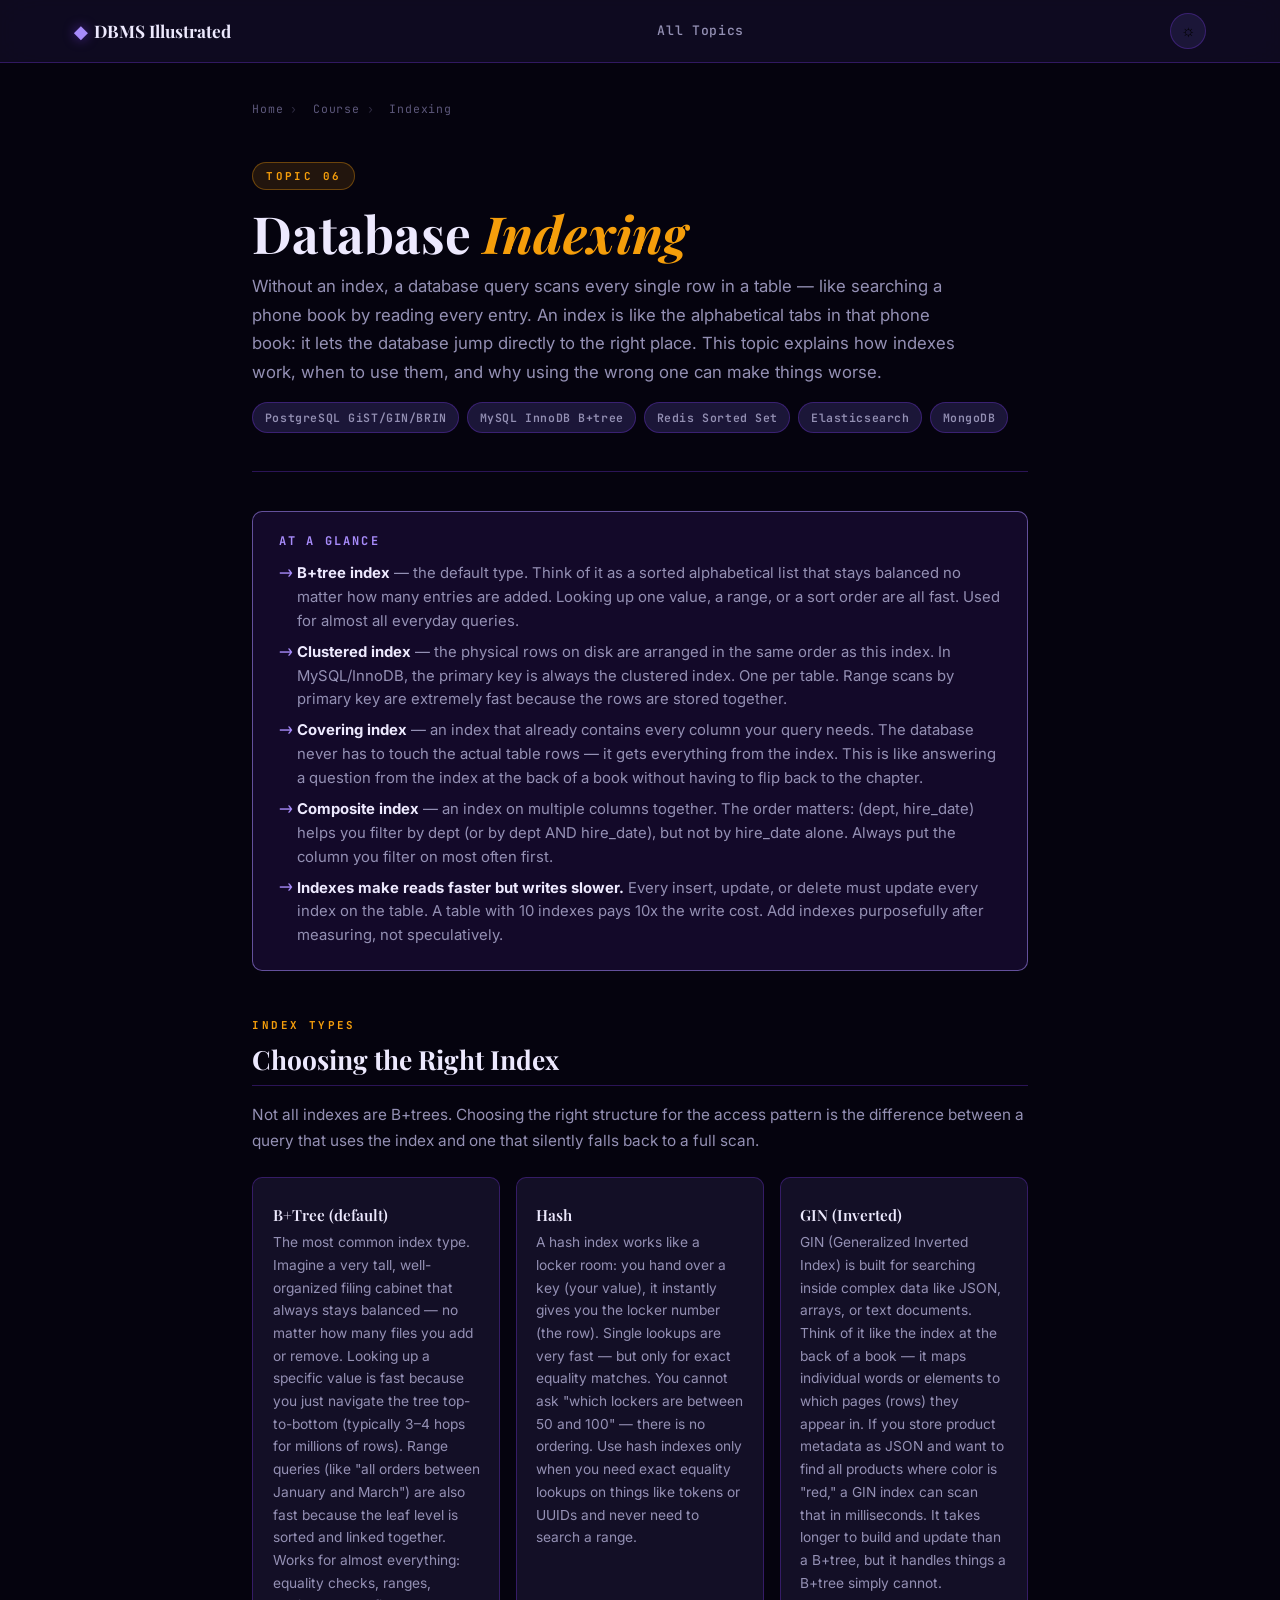
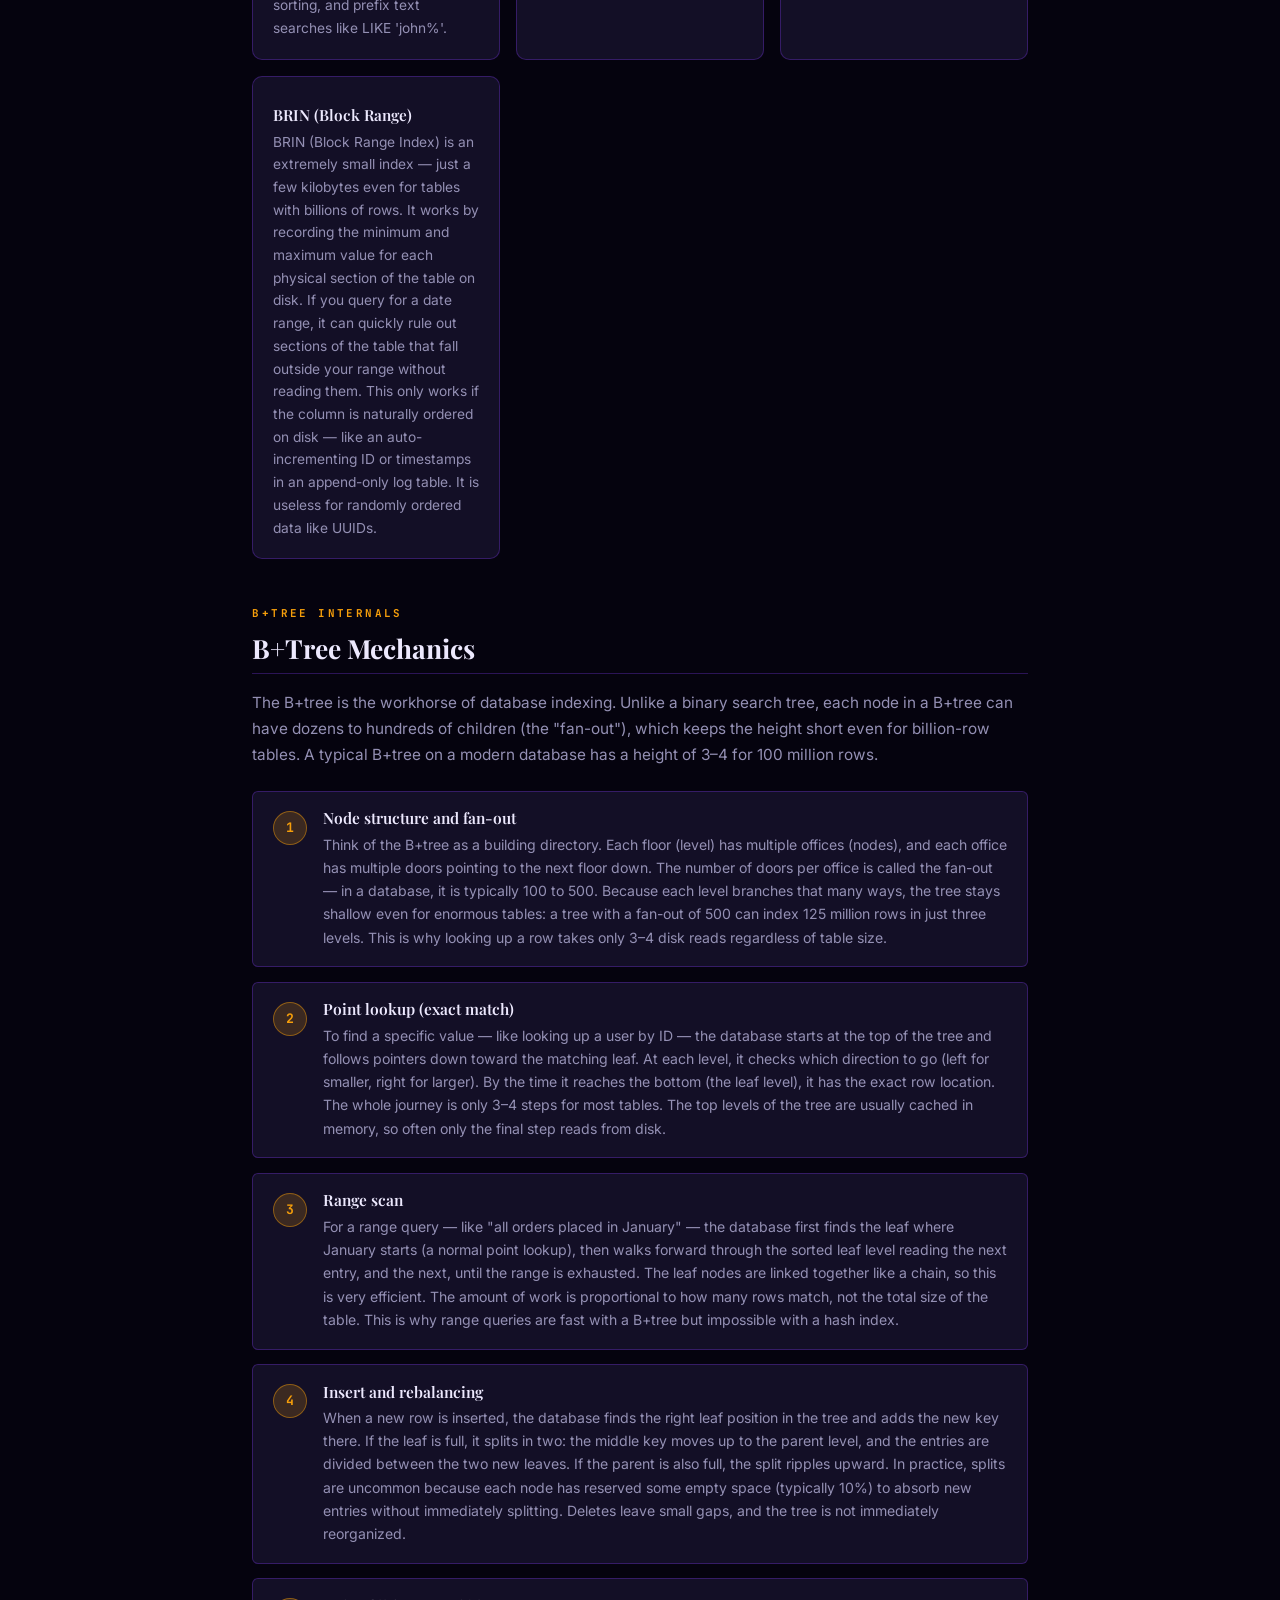
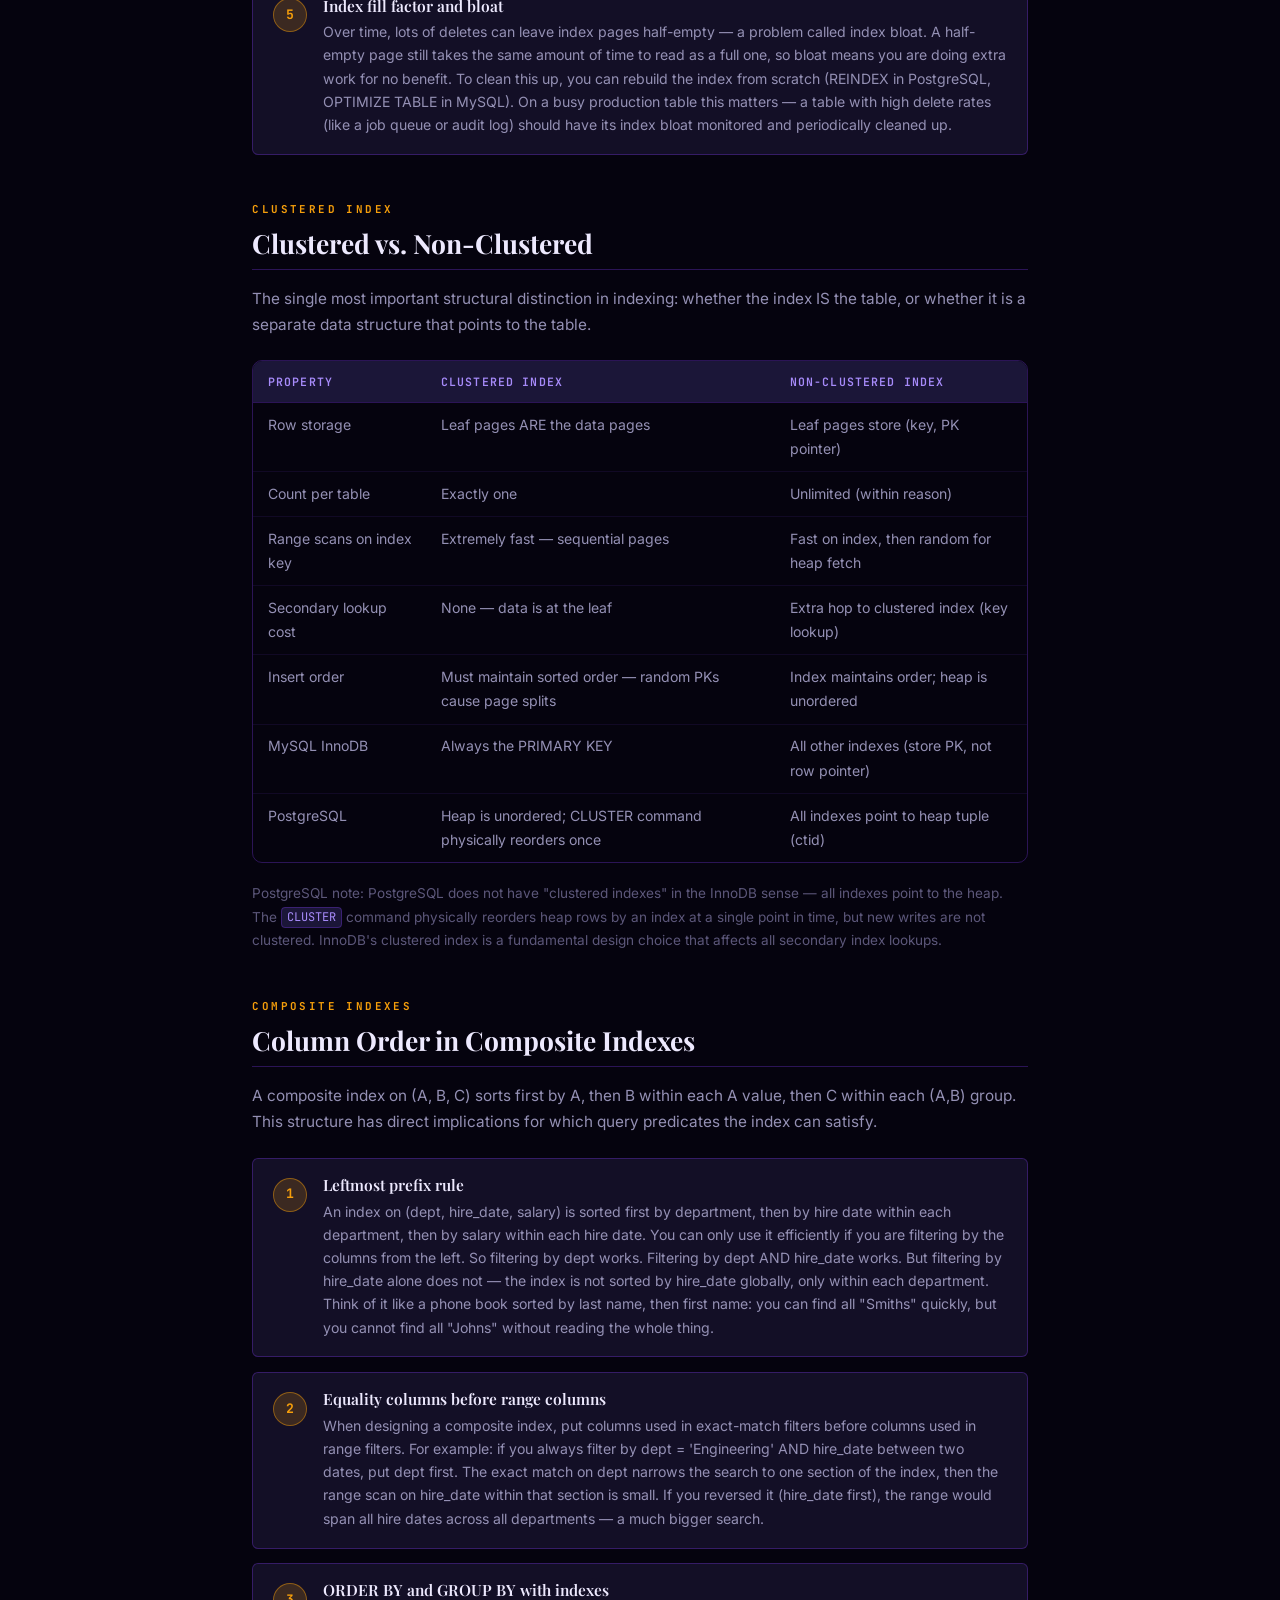
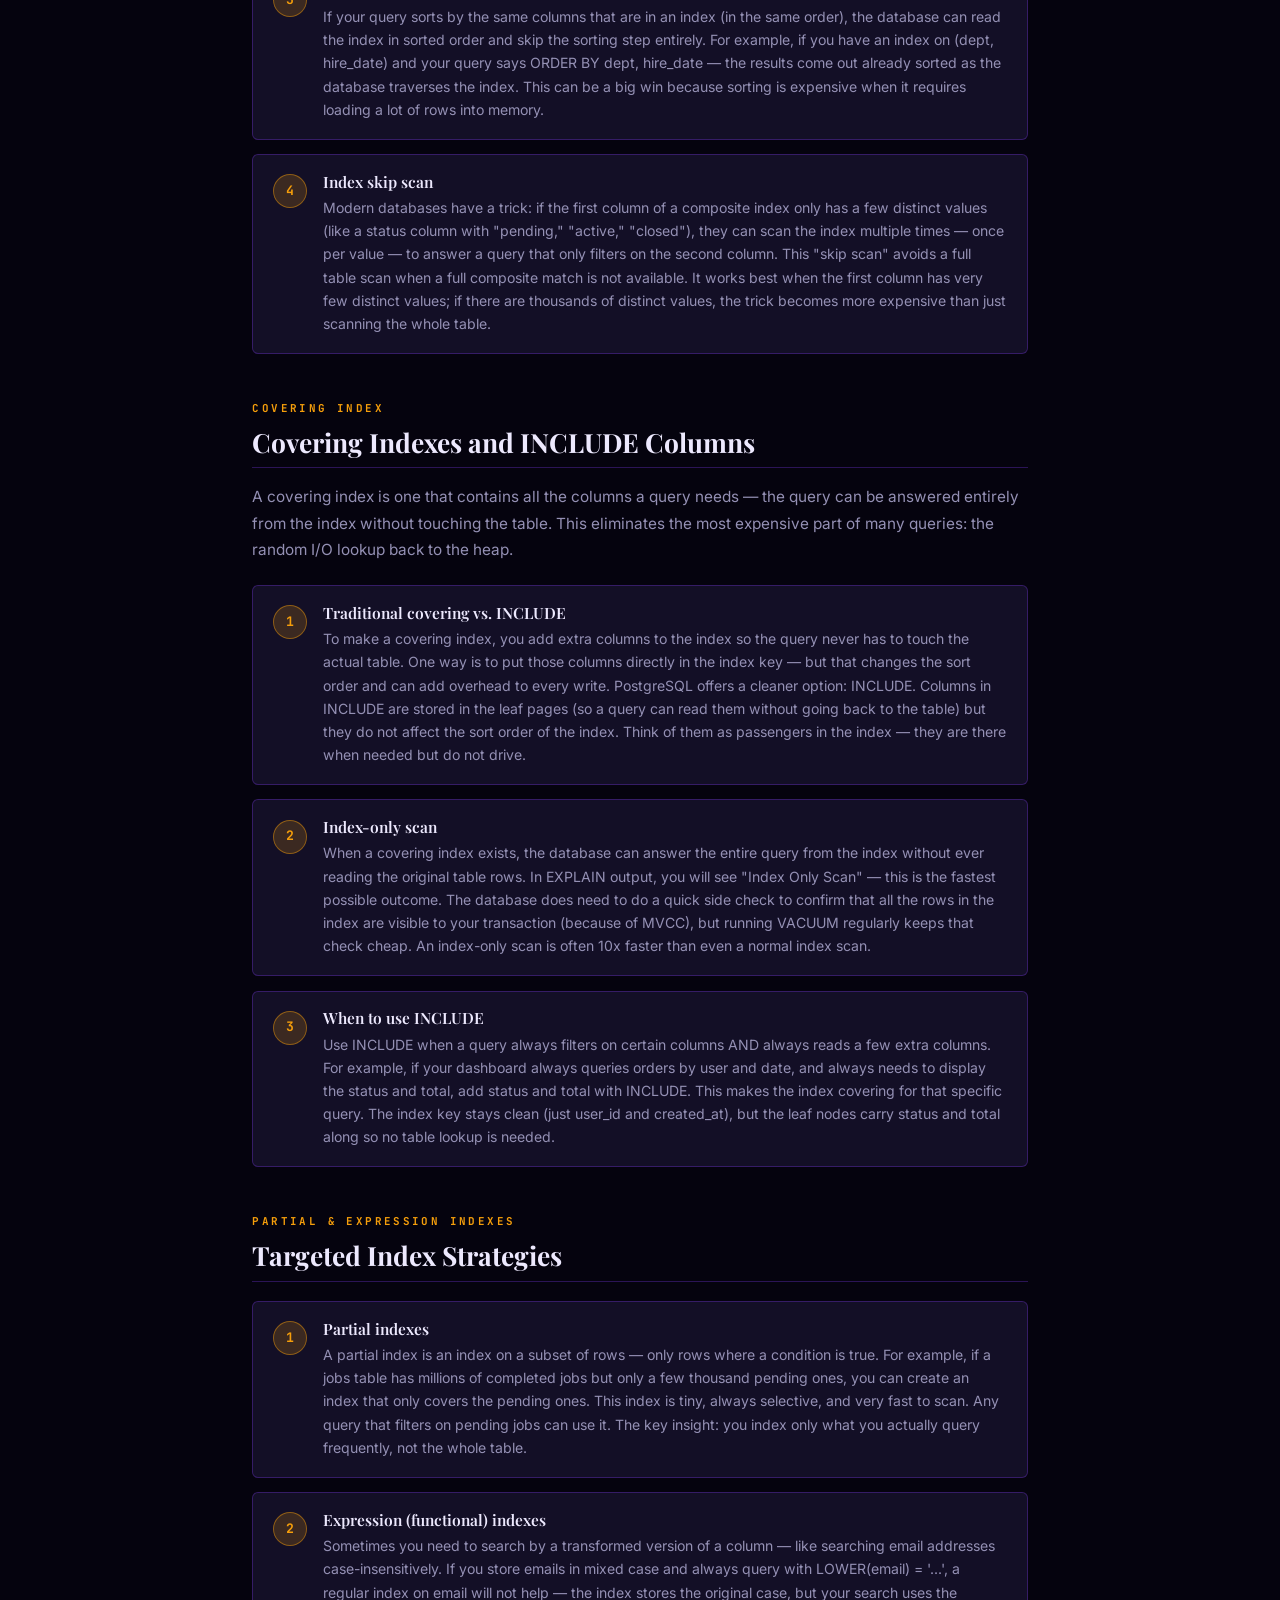
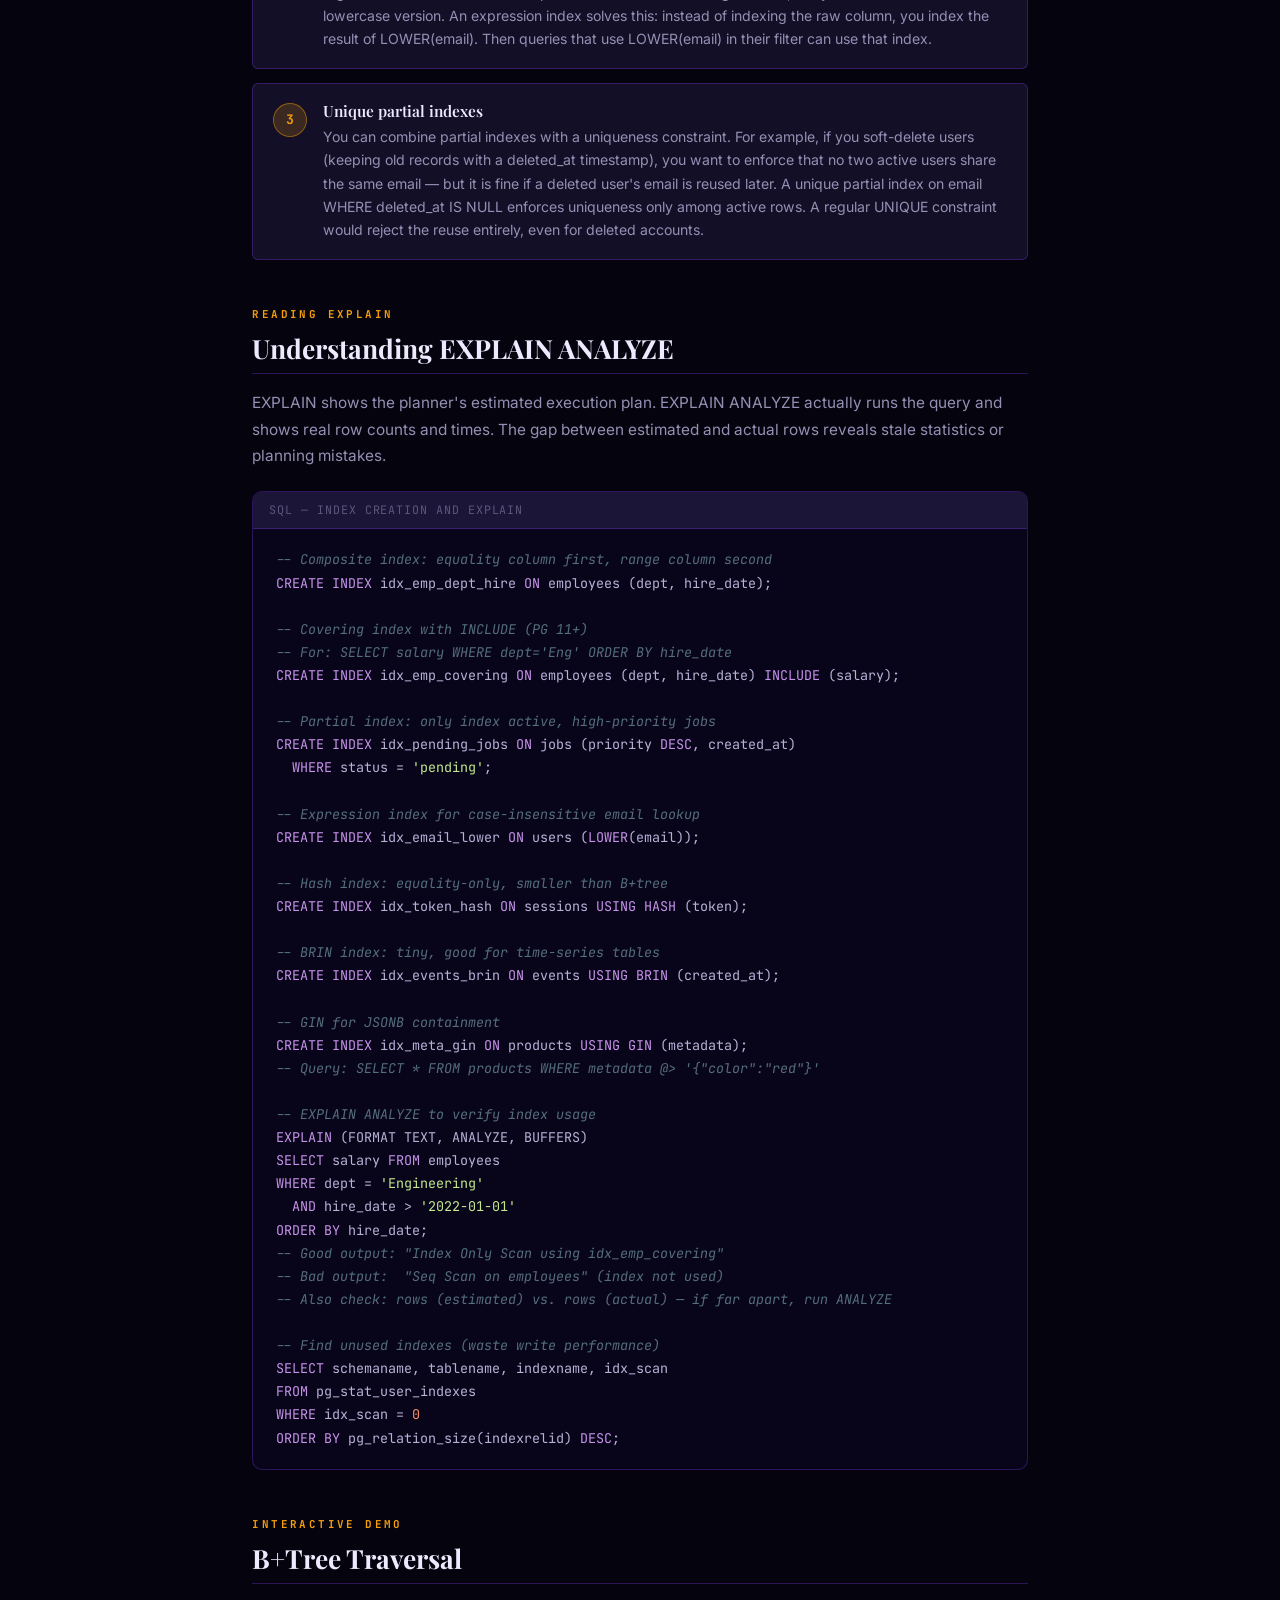
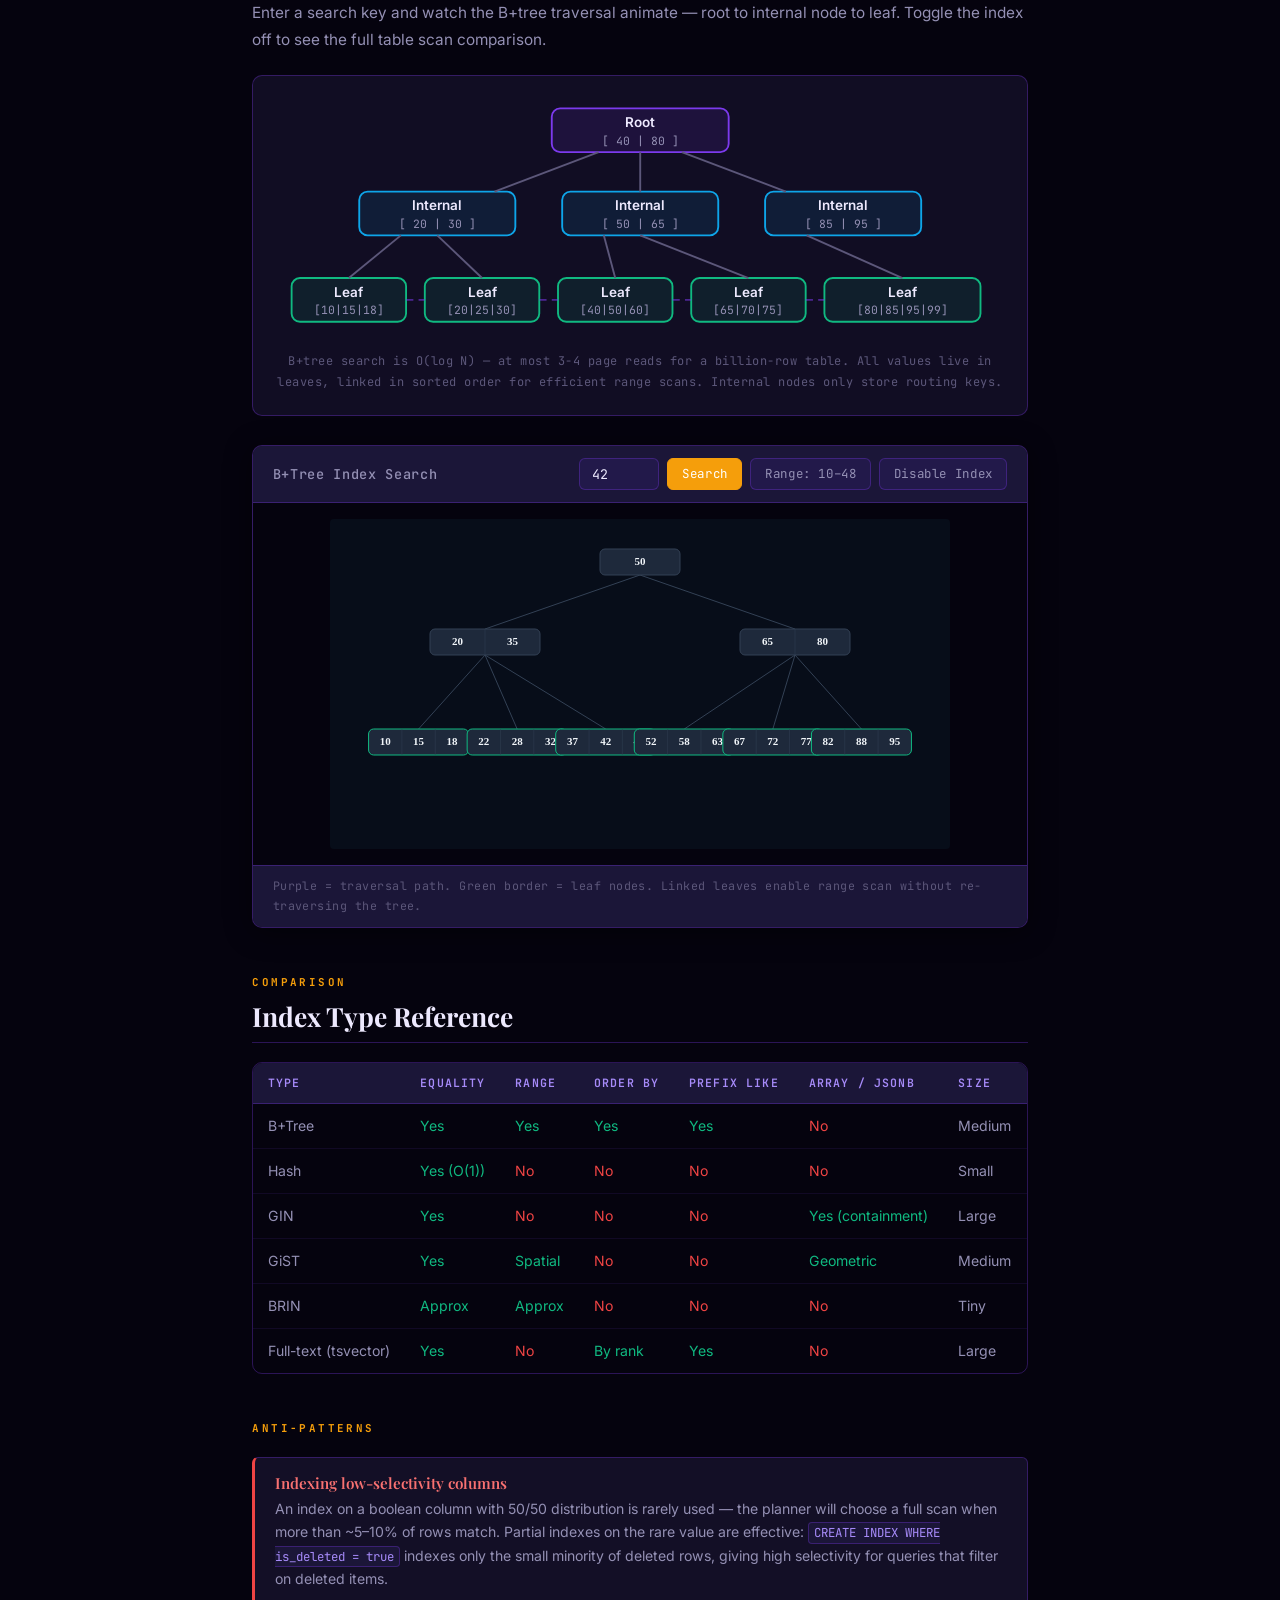
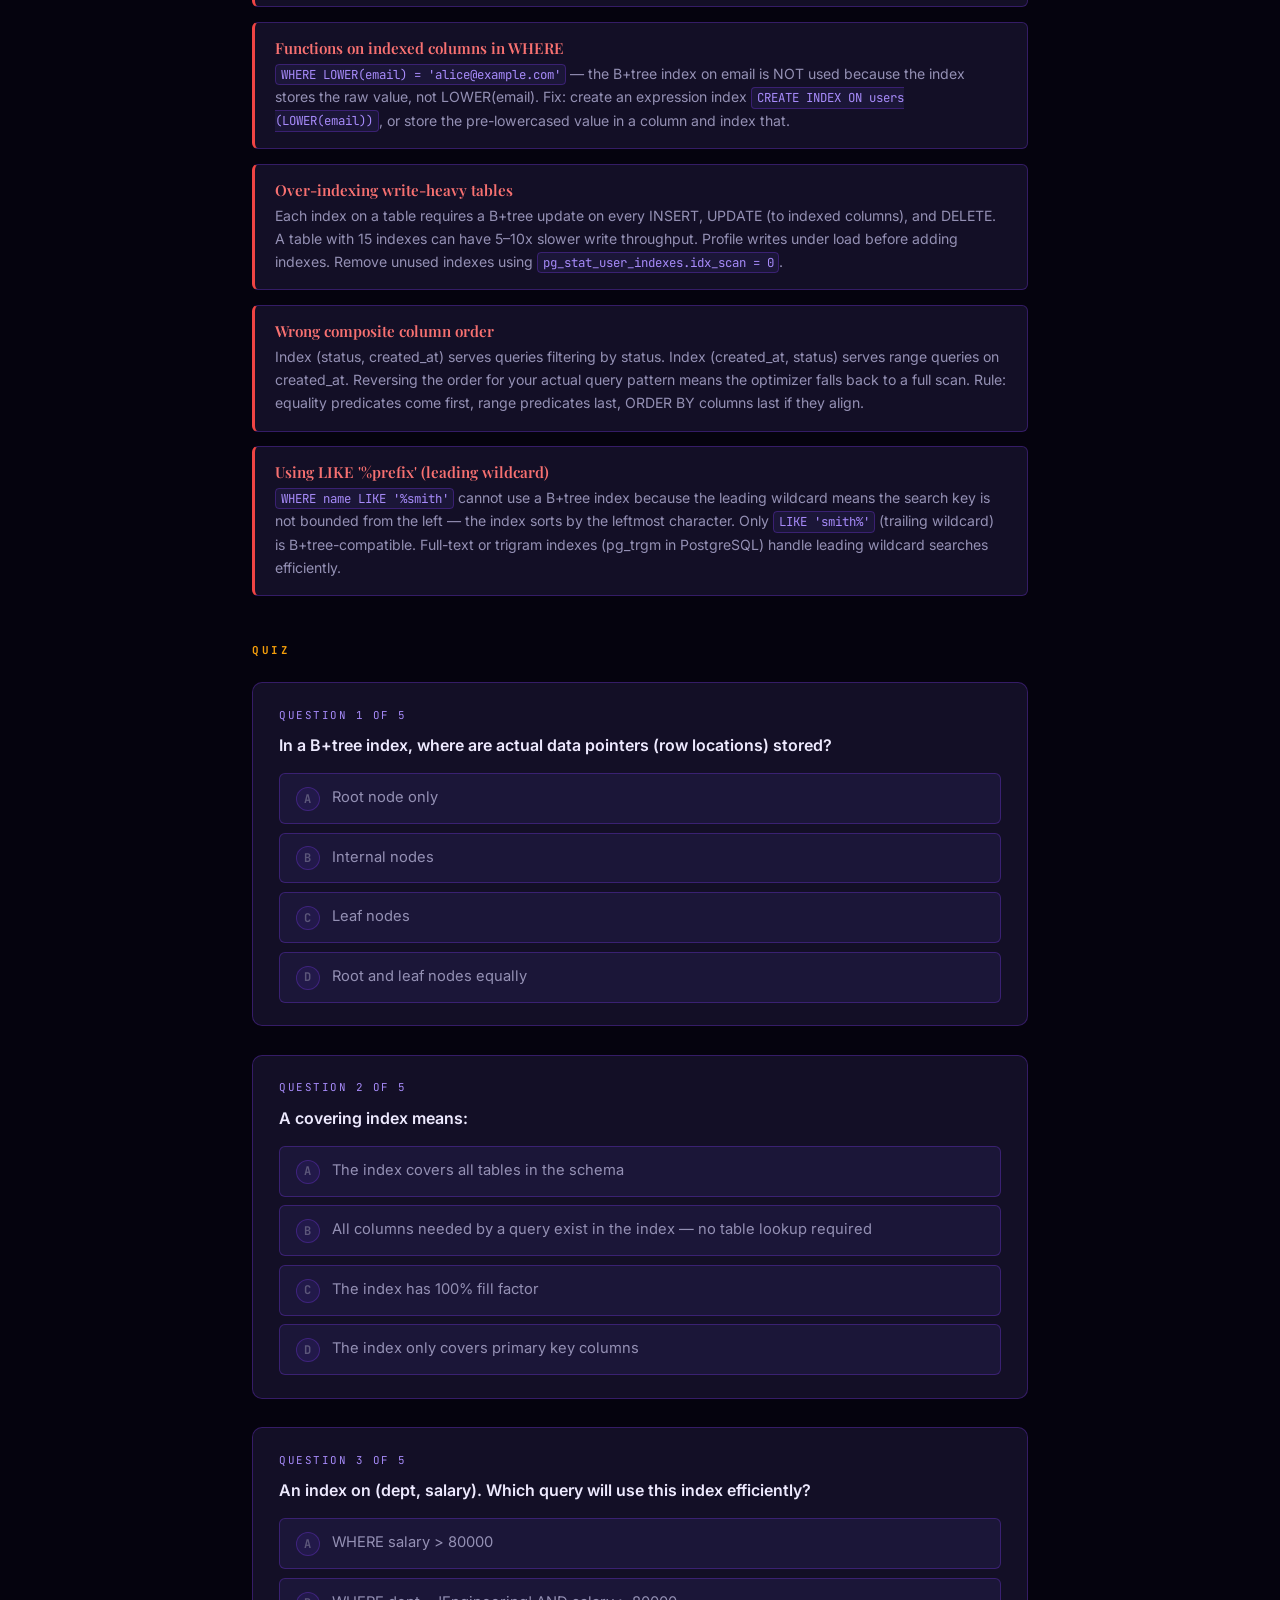
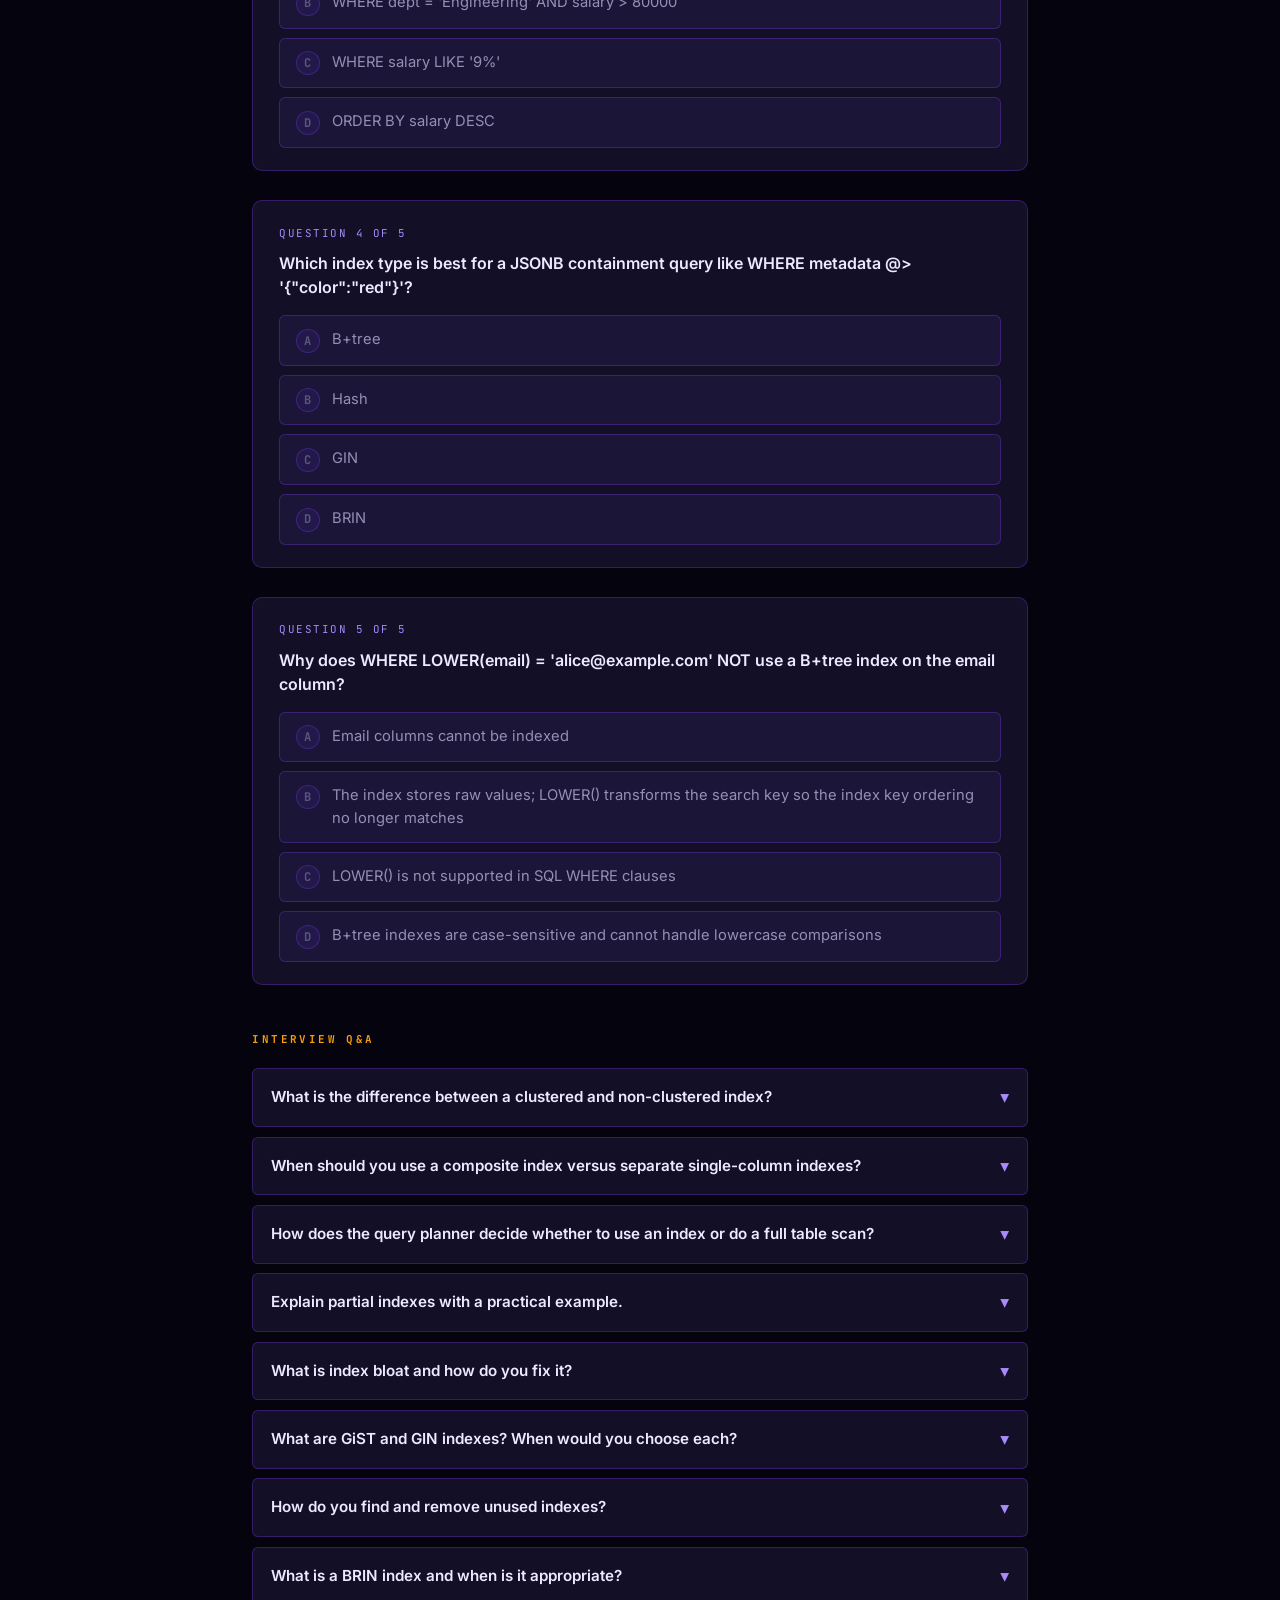
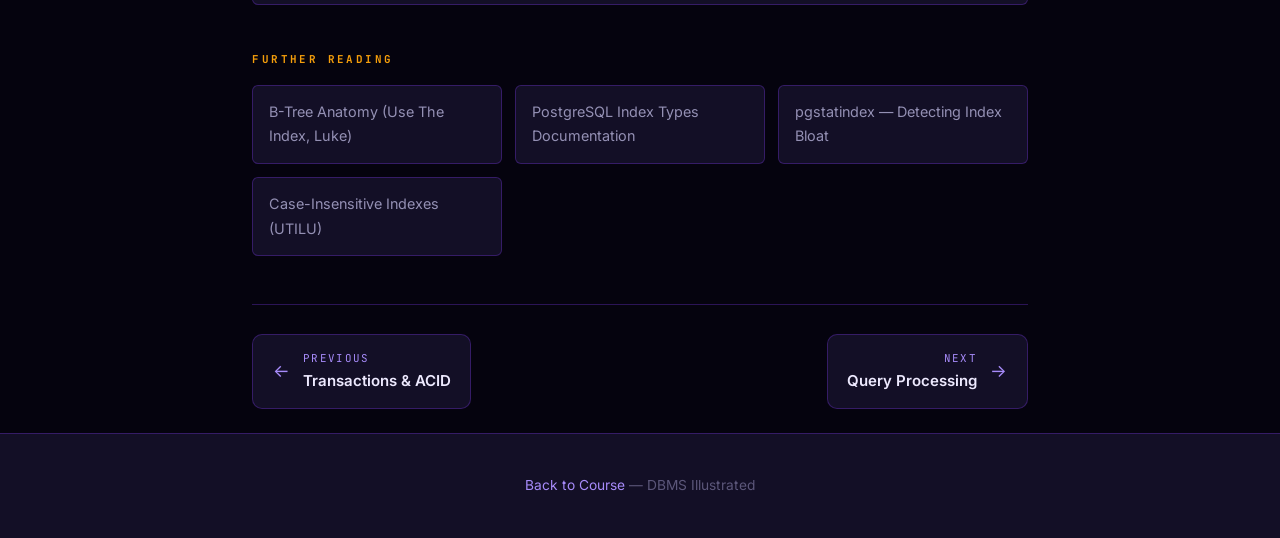
<file: topics/06-indexing.html>
<!DOCTYPE html>
<html lang="en">
<head>
  <meta charset="UTF-8"><meta name="viewport" content="width=device-width, initial-scale=1.0">
  <script>try{var t=localStorage.getItem("dbms-theme")||"dark";document.documentElement.setAttribute("data-theme",t)}catch(e){document.documentElement.setAttribute("data-theme","dark")}</script>
  <title>Indexing — DBMS Illustrated</title>
  <link rel="stylesheet" href="../css/style.css">
  <style>:root{--topic-color:var(--secondary)}</style>
</head>
<body>
<div class="reading-progress" id="reading-progress"></div>
<nav class="navbar">
  <div class="navbar-inner">
    <a class="navbar-brand" href="../index.html"><span class="brand-icon" style="color:var(--primary-soft)">&#9670;</span>DBMS Illustrated</a>
    <div class="navbar-links"><a href="../index.html#topics">All Topics</a></div>
    <div class="navbar-actions"><button class="btn-icon" id="theme-toggle" title="Toggle theme">&#9788;</button></div>
  </div>
</nav>

<div class="container">
  <div class="breadcrumb">
    <a href="../index.html">Home</a><span class="breadcrumb-sep">›</span>
    <a href="../index.html#topics">Course</a><span class="breadcrumb-sep">›</span>
    <span>Indexing</span>
  </div>

  <div class="topic-header">
    <div class="topic-badge">Topic 06</div>
    <h1>Database <span class="accent">Indexing</span></h1>
    <p class="subtitle">Without an index, a database query scans every single row in a table — like searching a phone book by reading every entry. An index is like the alphabetical tabs in that phone book: it lets the database jump directly to the right place. This topic explains how indexes work, when to use them, and why using the wrong one can make things worse.</p>
    <div class="company-badges">
      <span class="badge">PostgreSQL GiST/GIN/BRIN</span><span class="badge">MySQL InnoDB B+tree</span>
      <span class="badge">Redis Sorted Set</span><span class="badge">Elasticsearch</span><span class="badge">MongoDB</span>
    </div>
  </div>

  <div class="at-a-glance reveal">
    <h3>At a Glance</h3>
    <ul>
      <li><strong>B+tree index</strong> — the default type. Think of it as a sorted alphabetical list that stays balanced no matter how many entries are added. Looking up one value, a range, or a sort order are all fast. Used for almost all everyday queries.</li>
      <li><strong>Clustered index</strong> — the physical rows on disk are arranged in the same order as this index. In MySQL/InnoDB, the primary key is always the clustered index. One per table. Range scans by primary key are extremely fast because the rows are stored together.</li>
      <li><strong>Covering index</strong> — an index that already contains every column your query needs. The database never has to touch the actual table rows — it gets everything from the index. This is like answering a question from the index at the back of a book without having to flip back to the chapter.</li>
      <li><strong>Composite index</strong> — an index on multiple columns together. The order matters: (dept, hire_date) helps you filter by dept (or by dept AND hire_date), but not by hire_date alone. Always put the column you filter on most often first.</li>
      <li><strong>Indexes make reads faster but writes slower.</strong> Every insert, update, or delete must update every index on the table. A table with 10 indexes pays 10x the write cost. Add indexes purposefully after measuring, not speculatively.</li>
    </ul>
  </div>

  <!-- ── Index Types Overview ────────────────────────────────── -->
  <div class="section-label">Index Types</div>
  <h2 class="section-title">Choosing the Right Index</h2>
  <p class="section-desc">Not all indexes are B+trees. Choosing the right structure for the access pattern is the difference between a query that uses the index and one that silently falls back to a full scan.</p>

  <div class="mini-cards">
    <div class="mini-card">
      <div class="mini-card-icon"></div>
      <h4>B+Tree (default)</h4>
      <p>The most common index type. Imagine a very tall, well-organized filing cabinet that always stays balanced — no matter how many files you add or remove. Looking up a specific value is fast because you just navigate the tree top-to-bottom (typically 3–4 hops for millions of rows). Range queries (like "all orders between January and March") are also fast because the leaf level is sorted and linked together. Works for almost everything: equality checks, ranges, sorting, and prefix text searches like LIKE 'john%'.</p>
    </div>
    <div class="mini-card">
      <div class="mini-card-icon"></div>
      <h4>Hash</h4>
      <p>A hash index works like a locker room: you hand over a key (your value), it instantly gives you the locker number (the row). Single lookups are very fast — but only for exact equality matches. You cannot ask "which lockers are between 50 and 100" — there is no ordering. Use hash indexes only when you need exact equality lookups on things like tokens or UUIDs and never need to search a range.</p>
    </div>
    <div class="mini-card">
      <div class="mini-card-icon"></div>
      <h4>GIN (Inverted)</h4>
      <p>GIN (Generalized Inverted Index) is built for searching inside complex data like JSON, arrays, or text documents. Think of it like the index at the back of a book — it maps individual words or elements to which pages (rows) they appear in. If you store product metadata as JSON and want to find all products where color is "red," a GIN index can scan that in milliseconds. It takes longer to build and update than a B+tree, but it handles things a B+tree simply cannot.</p>
    </div>
    <div class="mini-card">
      <div class="mini-card-icon"></div>
      <h4>BRIN (Block Range)</h4>
      <p>BRIN (Block Range Index) is an extremely small index — just a few kilobytes even for tables with billions of rows. It works by recording the minimum and maximum value for each physical section of the table on disk. If you query for a date range, it can quickly rule out sections of the table that fall outside your range without reading them. This only works if the column is naturally ordered on disk — like an auto-incrementing ID or timestamps in an append-only log table. It is useless for randomly ordered data like UUIDs.</p>
    </div>
  </div>

  <!-- ── B+Tree Deep Dive ───────────────────────────────────── -->
  <div class="section-label">B+Tree Internals</div>
  <h2 class="section-title">B+Tree Mechanics</h2>
  <p class="section-desc">The B+tree is the workhorse of database indexing. Unlike a binary search tree, each node in a B+tree can have dozens to hundreds of children (the "fan-out"), which keeps the height short even for billion-row tables. A typical B+tree on a modern database has a height of 3–4 for 100 million rows.</p>

  <div class="steps">
    <div class="step-item">
      <div class="step-num">1</div>
      <div>
        <h4>Node structure and fan-out</h4>
        <p>Think of the B+tree as a building directory. Each floor (level) has multiple offices (nodes), and each office has multiple doors pointing to the next floor down. The number of doors per office is called the fan-out — in a database, it is typically 100 to 500. Because each level branches that many ways, the tree stays shallow even for enormous tables: a tree with a fan-out of 500 can index 125 million rows in just three levels. This is why looking up a row takes only 3–4 disk reads regardless of table size.</p>
      </div>
    </div>
    <div class="step-item">
      <div class="step-num">2</div>
      <div>
        <h4>Point lookup (exact match)</h4>
        <p>To find a specific value — like looking up a user by ID — the database starts at the top of the tree and follows pointers down toward the matching leaf. At each level, it checks which direction to go (left for smaller, right for larger). By the time it reaches the bottom (the leaf level), it has the exact row location. The whole journey is only 3–4 steps for most tables. The top levels of the tree are usually cached in memory, so often only the final step reads from disk.</p>
      </div>
    </div>
    <div class="step-item">
      <div class="step-num">3</div>
      <div>
        <h4>Range scan</h4>
        <p>For a range query — like "all orders placed in January" — the database first finds the leaf where January starts (a normal point lookup), then walks forward through the sorted leaf level reading the next entry, and the next, until the range is exhausted. The leaf nodes are linked together like a chain, so this is very efficient. The amount of work is proportional to how many rows match, not the total size of the table. This is why range queries are fast with a B+tree but impossible with a hash index.</p>
      </div>
    </div>
    <div class="step-item">
      <div class="step-num">4</div>
      <div>
        <h4>Insert and rebalancing</h4>
        <p>When a new row is inserted, the database finds the right leaf position in the tree and adds the new key there. If the leaf is full, it splits in two: the middle key moves up to the parent level, and the entries are divided between the two new leaves. If the parent is also full, the split ripples upward. In practice, splits are uncommon because each node has reserved some empty space (typically 10%) to absorb new entries without immediately splitting. Deletes leave small gaps, and the tree is not immediately reorganized.</p>
      </div>
    </div>
    <div class="step-item">
      <div class="step-num">5</div>
      <div>
        <h4>Index fill factor and bloat</h4>
        <p>Over time, lots of deletes can leave index pages half-empty — a problem called index bloat. A half-empty page still takes the same amount of time to read as a full one, so bloat means you are doing extra work for no benefit. To clean this up, you can rebuild the index from scratch (REINDEX in PostgreSQL, OPTIMIZE TABLE in MySQL). On a busy production table this matters — a table with high delete rates (like a job queue or audit log) should have its index bloat monitored and periodically cleaned up.</p>
      </div>
    </div>
  </div>

  <!-- ── Clustered vs Non-Clustered ────────────────────────── -->
  <div class="section-label">Clustered Index</div>
  <h2 class="section-title">Clustered vs. Non-Clustered</h2>
  <p class="section-desc">The single most important structural distinction in indexing: whether the index IS the table, or whether it is a separate data structure that points to the table.</p>

  <div class="table-wrap">
    <table class="compare-table">
      <thead>
        <tr><th>Property</th><th>Clustered Index</th><th>Non-Clustered Index</th></tr>
      </thead>
      <tbody>
        <tr><td>Row storage</td><td>Leaf pages ARE the data pages</td><td>Leaf pages store (key, PK pointer)</td></tr>
        <tr><td>Count per table</td><td>Exactly one</td><td>Unlimited (within reason)</td></tr>
        <tr><td>Range scans on index key</td><td>Extremely fast — sequential pages</td><td>Fast on index, then random for heap fetch</td></tr>
        <tr><td>Secondary lookup cost</td><td>None — data is at the leaf</td><td>Extra hop to clustered index (key lookup)</td></tr>
        <tr><td>Insert order</td><td>Must maintain sorted order — random PKs cause page splits</td><td>Index maintains order; heap is unordered</td></tr>
        <tr><td>MySQL InnoDB</td><td>Always the PRIMARY KEY</td><td>All other indexes (store PK, not row pointer)</td></tr>
        <tr><td>PostgreSQL</td><td>Heap is unordered; CLUSTER command physically reorders once</td><td>All indexes point to heap tuple (ctid)</td></tr>
      </tbody>
    </table>
  </div>

  <p style="font-size:.85rem;color:var(--text-muted);margin-bottom:28px;">PostgreSQL note: PostgreSQL does not have "clustered indexes" in the InnoDB sense — all indexes point to the heap. The <code>CLUSTER</code> command physically reorders heap rows by an index at a single point in time, but new writes are not clustered. InnoDB's clustered index is a fundamental design choice that affects all secondary index lookups.</p>

  <!-- ── Composite Indexes ───────────────────────────────────── -->
  <div class="section-label">Composite Indexes</div>
  <h2 class="section-title">Column Order in Composite Indexes</h2>
  <p class="section-desc">A composite index on (A, B, C) sorts first by A, then B within each A value, then C within each (A,B) group. This structure has direct implications for which query predicates the index can satisfy.</p>

  <div class="steps">
    <div class="step-item">
      <div class="step-num">1</div>
      <div>
        <h4>Leftmost prefix rule</h4>
        <p>An index on (dept, hire_date, salary) is sorted first by department, then by hire date within each department, then by salary within each hire date. You can only use it efficiently if you are filtering by the columns from the left. So filtering by dept works. Filtering by dept AND hire_date works. But filtering by hire_date alone does not — the index is not sorted by hire_date globally, only within each department. Think of it like a phone book sorted by last name, then first name: you can find all "Smiths" quickly, but you cannot find all "Johns" without reading the whole thing.</p>
      </div>
    </div>
    <div class="step-item">
      <div class="step-num">2</div>
      <div>
        <h4>Equality columns before range columns</h4>
        <p>When designing a composite index, put columns used in exact-match filters before columns used in range filters. For example: if you always filter by dept = 'Engineering' AND hire_date between two dates, put dept first. The exact match on dept narrows the search to one section of the index, then the range scan on hire_date within that section is small. If you reversed it (hire_date first), the range would span all hire dates across all departments — a much bigger search.</p>
      </div>
    </div>
    <div class="step-item">
      <div class="step-num">3</div>
      <div>
        <h4>ORDER BY and GROUP BY with indexes</h4>
        <p>If your query sorts by the same columns that are in an index (in the same order), the database can read the index in sorted order and skip the sorting step entirely. For example, if you have an index on (dept, hire_date) and your query says ORDER BY dept, hire_date — the results come out already sorted as the database traverses the index. This can be a big win because sorting is expensive when it requires loading a lot of rows into memory.</p>
      </div>
    </div>
    <div class="step-item">
      <div class="step-num">4</div>
      <div>
        <h4>Index skip scan</h4>
        <p>Modern databases have a trick: if the first column of a composite index only has a few distinct values (like a status column with "pending," "active," "closed"), they can scan the index multiple times — once per value — to answer a query that only filters on the second column. This "skip scan" avoids a full table scan when a full composite match is not available. It works best when the first column has very few distinct values; if there are thousands of distinct values, the trick becomes more expensive than just scanning the whole table.</p>
      </div>
    </div>
  </div>

  <!-- ── Covering Index ──────────────────────────────────────── -->
  <div class="section-label">Covering Index</div>
  <h2 class="section-title">Covering Indexes and INCLUDE Columns</h2>
  <p class="section-desc">A covering index is one that contains all the columns a query needs — the query can be answered entirely from the index without touching the table. This eliminates the most expensive part of many queries: the random I/O lookup back to the heap.</p>

  <div class="steps">
    <div class="step-item">
      <div class="step-num">1</div>
      <div>
        <h4>Traditional covering vs. INCLUDE</h4>
        <p>To make a covering index, you add extra columns to the index so the query never has to touch the actual table. One way is to put those columns directly in the index key — but that changes the sort order and can add overhead to every write. PostgreSQL offers a cleaner option: INCLUDE. Columns in INCLUDE are stored in the leaf pages (so a query can read them without going back to the table) but they do not affect the sort order of the index. Think of them as passengers in the index — they are there when needed but do not drive.</p>
      </div>
    </div>
    <div class="step-item">
      <div class="step-num">2</div>
      <div>
        <h4>Index-only scan</h4>
        <p>When a covering index exists, the database can answer the entire query from the index without ever reading the original table rows. In EXPLAIN output, you will see "Index Only Scan" — this is the fastest possible outcome. The database does need to do a quick side check to confirm that all the rows in the index are visible to your transaction (because of MVCC), but running VACUUM regularly keeps that check cheap. An index-only scan is often 10x faster than even a normal index scan.</p>
      </div>
    </div>
    <div class="step-item">
      <div class="step-num">3</div>
      <div>
        <h4>When to use INCLUDE</h4>
        <p>Use INCLUDE when a query always filters on certain columns AND always reads a few extra columns. For example, if your dashboard always queries orders by user and date, and always needs to display the status and total, add status and total with INCLUDE. This makes the index covering for that specific query. The index key stays clean (just user_id and created_at), but the leaf nodes carry status and total along so no table lookup is needed.</p>
      </div>
    </div>
  </div>

  <!-- ── Partial Indexes ────────────────────────────────────── -->
  <div class="section-label">Partial &amp; Expression Indexes</div>
  <h2 class="section-title">Targeted Index Strategies</h2>

  <div class="steps">
    <div class="step-item">
      <div class="step-num">1</div>
      <div>
        <h4>Partial indexes</h4>
        <p>A partial index is an index on a subset of rows — only rows where a condition is true. For example, if a jobs table has millions of completed jobs but only a few thousand pending ones, you can create an index that only covers the pending ones. This index is tiny, always selective, and very fast to scan. Any query that filters on pending jobs can use it. The key insight: you index only what you actually query frequently, not the whole table.</p>
      </div>
    </div>
    <div class="step-item">
      <div class="step-num">2</div>
      <div>
        <h4>Expression (functional) indexes</h4>
        <p>Sometimes you need to search by a transformed version of a column — like searching email addresses case-insensitively. If you store emails in mixed case and always query with LOWER(email) = '...', a regular index on email will not help — the index stores the original case, but your search uses the lowercase version. An expression index solves this: instead of indexing the raw column, you index the result of LOWER(email). Then queries that use LOWER(email) in their filter can use that index.</p>
      </div>
    </div>
    <div class="step-item">
      <div class="step-num">3</div>
      <div>
        <h4>Unique partial indexes</h4>
        <p>You can combine partial indexes with a uniqueness constraint. For example, if you soft-delete users (keeping old records with a deleted_at timestamp), you want to enforce that no two active users share the same email — but it is fine if a deleted user's email is reused later. A unique partial index on email WHERE deleted_at IS NULL enforces uniqueness only among active rows. A regular UNIQUE constraint would reject the reuse entirely, even for deleted accounts.</p>
      </div>
    </div>
  </div>

  <!-- ── EXPLAIN Output ────────────────────────────────────── -->
  <div class="section-label">Reading EXPLAIN</div>
  <h2 class="section-title">Understanding EXPLAIN ANALYZE</h2>
  <p class="section-desc">EXPLAIN shows the planner's estimated execution plan. EXPLAIN ANALYZE actually runs the query and shows real row counts and times. The gap between estimated and actual rows reveals stale statistics or planning mistakes.</p>

  <div class="code-block">
    <div class="cb-header"><span class="cb-lang">SQL — Index Creation and EXPLAIN</span></div>
    <pre><span class="cmt">-- Composite index: equality column first, range column second</span>
<span class="kw">CREATE INDEX</span> idx_emp_dept_hire <span class="kw">ON</span> employees (dept, hire_date);

<span class="cmt">-- Covering index with INCLUDE (PG 11+)</span>
<span class="cmt">-- For: SELECT salary WHERE dept='Eng' ORDER BY hire_date</span>
<span class="kw">CREATE INDEX</span> idx_emp_covering <span class="kw">ON</span> employees (dept, hire_date) <span class="kw">INCLUDE</span> (salary);

<span class="cmt">-- Partial index: only index active, high-priority jobs</span>
<span class="kw">CREATE INDEX</span> idx_pending_jobs <span class="kw">ON</span> jobs (priority <span class="kw">DESC</span>, created_at)
  <span class="kw">WHERE</span> status = <span class="str">'pending'</span>;

<span class="cmt">-- Expression index for case-insensitive email lookup</span>
<span class="kw">CREATE INDEX</span> idx_email_lower <span class="kw">ON</span> users (<span class="kw">LOWER</span>(email));

<span class="cmt">-- Hash index: equality-only, smaller than B+tree</span>
<span class="kw">CREATE INDEX</span> idx_token_hash <span class="kw">ON</span> sessions <span class="kw">USING HASH</span> (token);

<span class="cmt">-- BRIN index: tiny, good for time-series tables</span>
<span class="kw">CREATE INDEX</span> idx_events_brin <span class="kw">ON</span> events <span class="kw">USING BRIN</span> (created_at);

<span class="cmt">-- GIN for JSONB containment</span>
<span class="kw">CREATE INDEX</span> idx_meta_gin <span class="kw">ON</span> products <span class="kw">USING GIN</span> (metadata);
<span class="cmt">-- Query: SELECT * FROM products WHERE metadata @> '{"color":"red"}'</span>

<span class="cmt">-- EXPLAIN ANALYZE to verify index usage</span>
<span class="kw">EXPLAIN</span> (FORMAT TEXT, ANALYZE, BUFFERS)
<span class="kw">SELECT</span> salary <span class="kw">FROM</span> employees
<span class="kw">WHERE</span> dept = <span class="str">'Engineering'</span>
  <span class="kw">AND</span> hire_date > <span class="str">'2022-01-01'</span>
<span class="kw">ORDER BY</span> hire_date;
<span class="cmt">-- Good output: "Index Only Scan using idx_emp_covering"
-- Bad output:  "Seq Scan on employees" (index not used)
-- Also check: rows (estimated) vs. rows (actual) — if far apart, run ANALYZE</span>

<span class="cmt">-- Find unused indexes (waste write performance)</span>
<span class="kw">SELECT</span> schemaname, tablename, indexname, idx_scan
<span class="kw">FROM</span> pg_stat_user_indexes
<span class="kw">WHERE</span> idx_scan = <span class="num">0</span>
<span class="kw">ORDER BY</span> pg_relation_size(indexrelid) <span class="kw">DESC</span>;</pre>
  </div>

  <!-- ── Interactive Demo ───────────────────────────────────── -->
  <div class="section-label">Interactive Demo</div>
  <h2 class="section-title">B+Tree Traversal</h2>
  <p class="section-desc">Enter a search key and watch the B+tree traversal animate — root to internal node to leaf. Toggle the index off to see the full table scan comparison.</p>

  <div class="diagram-box">
    <svg viewBox="0 0 700 230" role="img" aria-label="B+Tree structure: root, internal nodes, leaf nodes with sibling pointers">
      <!-- Root -->
      <rect x="265" y="10" width="170" height="42" rx="8" class="svg-box-p"/>
      <text x="350" y="28"  text-anchor="middle" class="svg-label">Root</text>
      <text x="350" y="45"  text-anchor="middle" class="svg-mono">[ 40 | 80 ]</text>
      <!-- Internal left -->
      <rect x="80"  y="90" width="150" height="42" rx="8" class="svg-box-c"/>
      <text x="155" y="108" text-anchor="middle" class="svg-label">Internal</text>
      <text x="155" y="125" text-anchor="middle" class="svg-mono">[ 20 | 30 ]</text>
      <!-- Internal mid -->
      <rect x="275" y="90" width="150" height="42" rx="8" class="svg-box-c"/>
      <text x="350" y="108" text-anchor="middle" class="svg-label">Internal</text>
      <text x="350" y="125" text-anchor="middle" class="svg-mono">[ 50 | 65 ]</text>
      <!-- Internal right -->
      <rect x="470" y="90" width="150" height="42" rx="8" class="svg-box-c"/>
      <text x="545" y="108" text-anchor="middle" class="svg-label">Internal</text>
      <text x="545" y="125" text-anchor="middle" class="svg-mono">[ 85 | 95 ]</text>
      <!-- Root -> internal edges -->
      <line x1="310" y1="52" x2="210" y2="90" class="svg-line"/>
      <line x1="350" y1="52" x2="350" y2="90" class="svg-line"/>
      <line x1="390" y1="52" x2="490" y2="90" class="svg-line"/>
      <!-- Leaf row -->
      <rect x="15"  y="173" width="110" height="42" rx="8" class="svg-box-g"/>
      <text x="70"  y="191" text-anchor="middle" class="svg-label">Leaf</text>
      <text x="70"  y="208" text-anchor="middle" class="svg-mono">[10|15|18]</text>
      <rect x="143" y="173" width="110" height="42" rx="8" class="svg-box-g"/>
      <text x="198" y="191" text-anchor="middle" class="svg-label">Leaf</text>
      <text x="198" y="208" text-anchor="middle" class="svg-mono">[20|25|30]</text>
      <rect x="271" y="173" width="110" height="42" rx="8" class="svg-box-g"/>
      <text x="326" y="191" text-anchor="middle" class="svg-label">Leaf</text>
      <text x="326" y="208" text-anchor="middle" class="svg-mono">[40|50|60]</text>
      <rect x="399" y="173" width="110" height="42" rx="8" class="svg-box-g"/>
      <text x="454" y="191" text-anchor="middle" class="svg-label">Leaf</text>
      <text x="454" y="208" text-anchor="middle" class="svg-mono">[65|70|75]</text>
      <rect x="527" y="173" width="150" height="42" rx="8" class="svg-box-g"/>
      <text x="602" y="191" text-anchor="middle" class="svg-label">Leaf</text>
      <text x="602" y="208" text-anchor="middle" class="svg-mono">[80|85|95|99]</text>
      <!-- Internal -> leaf edges -->
      <line x1="120" y1="132" x2="70"  y2="173" class="svg-line"/>
      <line x1="155" y1="132" x2="198" y2="173" class="svg-line"/>
      <line x1="315" y1="132" x2="326" y2="173" class="svg-line"/>
      <line x1="350" y1="132" x2="454" y2="173" class="svg-line"/>
      <line x1="510" y1="132" x2="602" y2="173" class="svg-line"/>
      <!-- Sibling pointers (leaf linked list) -->
      <line x1="125" y1="194" x2="143" y2="194" class="svg-line-p svg-dash"/>
      <line x1="253" y1="194" x2="271" y2="194" class="svg-line-p svg-dash"/>
      <line x1="381" y1="194" x2="399" y2="194" class="svg-line-p svg-dash"/>
      <line x1="509" y1="194" x2="527" y2="194" class="svg-line-p svg-dash"/>
      <!-- Packets descending from root -->
      <circle class="pkt" cx="350" cy="52"  r="5" fill="#8B5CF6"/>
      <circle class="pkt" cx="155" cy="132" r="5" fill="#0EA5E9"/>
      <circle class="pkt" cx="70"  cy="173" r="5" fill="#10B981"/>
    </svg>
    <p class="diagram-caption">B+tree search is O(log N) — at most 3-4 page reads for a billion-row table. All values live in leaves, linked in sorted order for efficient range scans. Internal nodes only store routing keys.</p>
  </div>

  <div class="demo-section" id="demo-index">
    <div class="demo-header">
      <h3>B+Tree Index Search</h3>
      <div class="demo-controls">
        <input class="demo-input" type="number" data-action="index-search" value="42" min="1" max="99" style="width:80px;min-width:0;">
        <button class="demo-btn" data-action="search-btn" style="background:var(--topic-color);color:#fff;border-color:var(--topic-color)">Search</button>
        <button class="demo-btn" data-action="range-query">Range: 10&#8211;48</button>
        <button class="demo-btn danger" data-action="toggle-index">Disable Index</button>
      </div>
    </div>
    <div class="demo-canvas-wrap"></div>
    <div class="demo-hint">Purple = traversal path. Green border = leaf nodes. Linked leaves enable range scan without re-traversing the tree.</div>
  </div>

  <!-- ── Index Type Comparison ──────────────────────────────── -->
  <div class="section-label">Comparison</div>
  <h2 class="section-title">Index Type Reference</h2>

  <div class="table-wrap">
    <table class="compare-table">
      <thead>
        <tr><th>Type</th><th>Equality</th><th>Range</th><th>ORDER BY</th><th>Prefix LIKE</th><th>Array / JSONB</th><th>Size</th></tr>
      </thead>
      <tbody>
        <tr><td>B+Tree</td><td style="color:#10B981">Yes</td><td style="color:#10B981">Yes</td><td style="color:#10B981">Yes</td><td style="color:#10B981">Yes</td><td style="color:#EF4444">No</td><td>Medium</td></tr>
        <tr><td>Hash</td><td style="color:#10B981">Yes (O(1))</td><td style="color:#EF4444">No</td><td style="color:#EF4444">No</td><td style="color:#EF4444">No</td><td style="color:#EF4444">No</td><td>Small</td></tr>
        <tr><td>GIN</td><td style="color:#10B981">Yes</td><td style="color:#EF4444">No</td><td style="color:#EF4444">No</td><td style="color:#EF4444">No</td><td style="color:#10B981">Yes (containment)</td><td>Large</td></tr>
        <tr><td>GiST</td><td style="color:#10B981">Yes</td><td style="color:#10B981">Spatial</td><td style="color:#EF4444">No</td><td style="color:#EF4444">No</td><td style="color:#10B981">Geometric</td><td>Medium</td></tr>
        <tr><td>BRIN</td><td style="color:#10B981">Approx</td><td style="color:#10B981">Approx</td><td style="color:#EF4444">No</td><td style="color:#EF4444">No</td><td style="color:#EF4444">No</td><td>Tiny</td></tr>
        <tr><td>Full-text (tsvector)</td><td style="color:#10B981">Yes</td><td style="color:#EF4444">No</td><td style="color:#10B981">By rank</td><td style="color:#10B981">Yes</td><td style="color:#EF4444">No</td><td>Large</td></tr>
      </tbody>
    </table>
  </div>

  <!-- ── Anti-patterns ──────────────────────────────────────── -->
  <div class="section-label">Anti-patterns</div>
  <div class="antipatterns">
    <div class="antipattern">
      <h4>Indexing low-selectivity columns</h4>
      <p>An index on a boolean column with 50/50 distribution is rarely used — the planner will choose a full scan when more than ~5–10% of rows match. Partial indexes on the rare value are effective: <code>CREATE INDEX WHERE is_deleted = true</code> indexes only the small minority of deleted rows, giving high selectivity for queries that filter on deleted items.</p>
    </div>
    <div class="antipattern">
      <h4>Functions on indexed columns in WHERE</h4>
      <p><code>WHERE LOWER(email) = 'alice@example.com'</code> — the B+tree index on email is NOT used because the index stores the raw value, not LOWER(email). Fix: create an expression index <code>CREATE INDEX ON users (LOWER(email))</code>, or store the pre-lowercased value in a column and index that.</p>
    </div>
    <div class="antipattern">
      <h4>Over-indexing write-heavy tables</h4>
      <p>Each index on a table requires a B+tree update on every INSERT, UPDATE (to indexed columns), and DELETE. A table with 15 indexes can have 5–10x slower write throughput. Profile writes under load before adding indexes. Remove unused indexes using <code>pg_stat_user_indexes.idx_scan = 0</code>.</p>
    </div>
    <div class="antipattern">
      <h4>Wrong composite column order</h4>
      <p>Index (status, created_at) serves queries filtering by status. Index (created_at, status) serves range queries on created_at. Reversing the order for your actual query pattern means the optimizer falls back to a full scan. Rule: equality predicates come first, range predicates last, ORDER BY columns last if they align.</p>
    </div>
    <div class="antipattern">
      <h4>Using LIKE '%prefix' (leading wildcard)</h4>
      <p><code>WHERE name LIKE '%smith'</code> cannot use a B+tree index because the leading wildcard means the search key is not bounded from the left — the index sorts by the leftmost character. Only <code>LIKE 'smith%'</code> (trailing wildcard) is B+tree-compatible. Full-text or trigram indexes (pg_trgm in PostgreSQL) handle leading wildcard searches efficiently.</p>
    </div>
  </div>

  <!-- ── Quiz ──────────────────────────────────────────────── -->
  <div class="section-label">Quiz</div>
  <div class="quiz-section">
    <div class="quiz-question">
      <div class="quiz-q-num">Question 1 of 5</div>
      <div class="quiz-q-text">In a B+tree index, where are actual data pointers (row locations) stored?</div>
      <div class="quiz-options">
        <div class="quiz-option" data-correct="false" data-explanation="Root nodes in a B+tree only hold navigation keys to route searches downward."><span class="opt-letter">A</span>Root node only</div>
        <div class="quiz-option" data-correct="false" data-explanation="Internal nodes hold navigation keys, not data pointers."><span class="opt-letter">B</span>Internal nodes</div>
        <div class="quiz-option" data-correct="true" data-explanation="B+trees store all data pointers in leaf nodes. Internal nodes hold only keys for navigation. Leaf nodes are linked in a doubly-linked list, enabling efficient range scans without returning to internal nodes."><span class="opt-letter">C</span>Leaf nodes</div>
        <div class="quiz-option" data-correct="false" data-explanation="There is no 'root leaf' in a standard B+tree."><span class="opt-letter">D</span>Root and leaf nodes equally</div>
      </div>
      <div class="quiz-feedback"></div>
    </div>
    <div class="quiz-question">
      <div class="quiz-q-num">Question 2 of 5</div>
      <div class="quiz-q-text">A covering index means:</div>
      <div class="quiz-options">
        <div class="quiz-option" data-correct="false" data-explanation="A covering index is specific to particular query columns, not all tables or all queries."><span class="opt-letter">A</span>The index covers all tables in the schema</div>
        <div class="quiz-option" data-correct="true" data-explanation="A covering index includes all columns the query needs in the index itself, so the database can answer the query entirely from the index without looking up the table row. This eliminates random I/O to the heap, which is the expensive part."><span class="opt-letter">B</span>All columns needed by a query exist in the index — no table lookup required</div>
        <div class="quiz-option" data-correct="false" data-explanation="Fill factor controls how full each index page is on creation, not whether the index covers a query."><span class="opt-letter">C</span>The index has 100% fill factor</div>
        <div class="quiz-option" data-correct="false" data-explanation="A covering index can include non-PK columns — in fact, that is its whole purpose."><span class="opt-letter">D</span>The index only covers primary key columns</div>
      </div>
      <div class="quiz-feedback"></div>
    </div>
    <div class="quiz-question">
      <div class="quiz-q-num">Question 3 of 5</div>
      <div class="quiz-q-text">An index on (dept, salary). Which query will use this index efficiently?</div>
      <div class="quiz-options">
        <div class="quiz-option" data-correct="false" data-explanation="Filtering on salary alone cannot use this index because the index is sorted first by dept. Without constraining dept, the index offers no help."><span class="opt-letter">A</span>WHERE salary > 80000</div>
        <div class="quiz-option" data-correct="true" data-explanation="Filtering on dept = 'Engineering' (equality on the leading column) uses the index to narrow to one dept, then a range scan on salary within that dept. This is the leftmost prefix rule in action."><span class="opt-letter">B</span>WHERE dept = 'Engineering' AND salary > 80000</div>
        <div class="quiz-option" data-correct="false" data-explanation="Filtering on salary with LIKE does not benefit from the composite index since salary is the second column."><span class="opt-letter">C</span>WHERE salary LIKE '9%'</div>
        <div class="quiz-option" data-correct="false" data-explanation="Sorting by salary alone cannot use this index for an efficient sort — the index sorts by dept first."><span class="opt-letter">D</span>ORDER BY salary DESC</div>
      </div>
      <div class="quiz-feedback"></div>
    </div>
    <div class="quiz-question">
      <div class="quiz-q-num">Question 4 of 5</div>
      <div class="quiz-q-text">Which index type is best for a JSONB containment query like WHERE metadata @> '{"color":"red"}'?</div>
      <div class="quiz-options">
        <div class="quiz-option" data-correct="false" data-explanation="B+tree indexes sort scalar values; they cannot efficiently search inside JSONB structures."><span class="opt-letter">A</span>B+tree</div>
        <div class="quiz-option" data-correct="false" data-explanation="Hash indexes only support equality on a whole value — not containment within a JSON document."><span class="opt-letter">B</span>Hash</div>
        <div class="quiz-option" data-correct="true" data-explanation="GIN (Generalized Inverted Index) indexes each key-value pair inside the JSONB document separately, enabling fast containment queries (@>). It is the standard index type for JSONB in PostgreSQL."><span class="opt-letter">C</span>GIN</div>
        <div class="quiz-option" data-correct="false" data-explanation="BRIN stores min/max per block range — completely unsuitable for JSONB containment."><span class="opt-letter">D</span>BRIN</div>
      </div>
      <div class="quiz-feedback"></div>
    </div>
    <div class="quiz-question">
      <div class="quiz-q-num">Question 5 of 5</div>
      <div class="quiz-q-text">Why does WHERE LOWER(email) = 'alice@example.com' NOT use a B+tree index on the email column?</div>
      <div class="quiz-options">
        <div class="quiz-option" data-correct="false" data-explanation="Email is a valid column type for indexing."><span class="opt-letter">A</span>Email columns cannot be indexed</div>
        <div class="quiz-option" data-correct="true" data-explanation="The B+tree index stores the raw email values. Applying LOWER() to each row at query time transforms the search key differently from what is stored in the index. The index on email cannot be used for LOWER(email) predicates. Solution: create an expression index on LOWER(email)."><span class="opt-letter">B</span>The index stores raw values; LOWER() transforms the search key so the index key ordering no longer matches</div>
        <div class="quiz-option" data-correct="false" data-explanation="LOWER() is a perfectly valid SQL function; the issue is that the index does not know about it."><span class="opt-letter">C</span>LOWER() is not supported in SQL WHERE clauses</div>
        <div class="quiz-option" data-correct="false" data-explanation="Case sensitivity affects how values compare, but the fundamental issue is that the index does not store LOWER(email)."><span class="opt-letter">D</span>B+tree indexes are case-sensitive and cannot handle lowercase comparisons</div>
      </div>
      <div class="quiz-feedback"></div>
    </div>
  </div>

  <!-- ── Interview Q&A ──────────────────────────────────────── -->
  <div class="section-label">Interview Q&amp;A</div>
  <div class="qa-section">
    <div class="qa-item">
      <div class="qa-q">What is the difference between a clustered and non-clustered index?<span class="qa-chevron">▾</span></div>
      <div class="qa-a"><div class="qa-a-inner">A clustered index determines the physical order of rows on disk — the B+tree leaf pages ARE the data pages. In InnoDB, the primary key is always the clustered index. There can be only one per table. Accessing a row by PK requires no extra lookup — the data is right at the leaf. A non-clustered index is a separate B+tree whose leaf pages store (indexed column, PK) pairs. To get row data, you first look up the index entry (getting the PK), then do a second B+tree traversal of the clustered index to get the row. This second lookup is a "key lookup" or "bookmark lookup." Covering indexes avoid this second hop by including all needed columns in the index. PostgreSQL does not have clustered indexes in this sense — all indexes are heap pointers (ctids).</div></div>
    </div>
    <div class="qa-item">
      <div class="qa-q">When should you use a composite index versus separate single-column indexes?<span class="qa-chevron">▾</span></div>
      <div class="qa-a"><div class="qa-a-inner">Use a composite index when queries frequently filter on multiple columns together (e.g., always filtering by dept AND hire_date). The composite index supports the combined predicate in a single B+tree traversal and can sort the result. Separate indexes on each column require the optimizer to use "index merge" — scanning both indexes and intersecting the result sets — which is often slower than a full table scan. Use separate indexes when: columns are queried independently in different queries with no consistent pairing; or cardinality of one column is so high that a single-column index gives excellent selectivity alone. The key question: do your queries always combine these columns, or sometimes use them independently?</div></div>
    </div>
    <div class="qa-item">
      <div class="qa-q">How does the query planner decide whether to use an index or do a full table scan?<span class="qa-chevron">▾</span></div>
      <div class="qa-a"><div class="qa-a-inner">The planner uses a cost model: it estimates the cost of each candidate plan and picks the cheapest. Cost is in abstract units combining CPU cost and I/O cost. For an index scan: cost = (index height traversals) + (number of matching rows × random_page_cost). For a seq scan: cost = (total table pages × seq_page_cost). Key factors: (1) Selectivity — if the condition matches 40% of rows, random I/O for each row is more expensive than a sequential scan. Typical crossover is 5–15% of rows. (2) Correlation — if a column is physically ordered by the index (e.g., auto-increment ID), random I/O cost is lower because pages are read sequentially. PostgreSQL tracks correlation in <code>pg_stats.correlation</code>. (3) Available memory — if the result fits in work_mem, a sort + scan may beat an index. Use EXPLAIN to verify: always look at estimated vs. actual rows — if they diverge, statistics are stale (run ANALYZE).</div></div>
    </div>
    <div class="qa-item">
      <div class="qa-q">Explain partial indexes with a practical example.<span class="qa-chevron">▾</span></div>
      <div class="qa-a"><div class="qa-a-inner">A partial index stores only rows matching a WHERE predicate. Example: an orders table with 100M rows, where 99% have status = 'completed' and 1% have status = 'pending'. An index on status has terrible selectivity (two values, 50/50 for pending/completed). A partial index: <code>CREATE INDEX idx_pending ON orders (created_at) WHERE status = 'pending'</code> — now the index is tiny (1M rows), highly selective, and fast for the most time-critical query (finding pending orders). The query must include <code>WHERE status = 'pending'</code> for the planner to consider this index. Other partial index patterns: index only non-null values, index only undeleted rows, index only the hot partition of a time-series table.</div></div>
    </div>
    <div class="qa-item">
      <div class="qa-q">What is index bloat and how do you fix it?<span class="qa-chevron">▾</span></div>
      <div class="qa-a"><div class="qa-a-inner">Index bloat occurs when deleted or updated rows leave "dead" entries in the B+tree that are never compacted. A page with 50% dead entries still costs a full I/O to read. PostgreSQL's VACUUM marks dead tuples and makes space reusable, but does not compact pages or remove empty pages from the B+tree (VACUUM only re-links free space within existing pages). To actually shrink the index: run <code>REINDEX TABLE tablename</code> (locks the table) or <code>REINDEX CONCURRENTLY INDEX indexname</code> (no lock, PG 12+). MySQL's <code>OPTIMIZE TABLE</code> rebuilds clustered and secondary indexes. Detect bloat: in PostgreSQL use <code>pgstatindex()</code> — if <code>avg_leaf_density</code> is below 50%, bloat is significant. Monitor tables with high DELETE rates (log tables, soft-delete tables, job queues) especially.</div></div>
    </div>
    <div class="qa-item">
      <div class="qa-q">What are GiST and GIN indexes? When would you choose each?<span class="qa-chevron">▾</span></div>
      <div class="qa-a"><div class="qa-a-inner">GiST (Generalized Search Tree) is a framework for building balanced indexes for complex data types. It supports geometric operations (PostGIS point/polygon intersection), range types (int4range, tsrange overlap), full-text search (tsvector). GiST supports ordering operators and nearest-neighbor queries (<code>ORDER BY point &lt;-&gt; target LIMIT 10</code>). GIN (Generalized Inverted Index) builds an inverted index — maps element values to the set of rows containing them. Ideal for JSONB containment (<code>@&gt;</code>), array overlap (<code>&amp;&amp;</code>), and full-text search. GIN queries faster than GiST for containment. GIN is larger and slower to update (writes are deferred to a "pending list" and merged in background). Choose GIN for text search and JSONB; GiST for geometric/spatial queries, range types, and nearest-neighbor.</div></div>
    </div>
    <div class="qa-item">
      <div class="qa-q">How do you find and remove unused indexes?<span class="qa-chevron">▾</span></div>
      <div class="qa-a"><div class="qa-a-inner">PostgreSQL tracks index usage in <code>pg_stat_user_indexes.idx_scan</code> — the cumulative count of times this index was used for a scan since last statistics reset. Indexes with idx_scan = 0 after representative workload are candidates for removal. Also check: <code>pg_relation_size(indexrelid)</code> to know how much storage unused indexes consume; and <code>pg_stat_user_tables.n_tup_ins/upd/del</code> to understand the write overhead each unused index is adding. Caution before dropping: (1) statistics reset after PostgreSQL restart, so a short observation window may miss infrequent queries; (2) some indexes enforce uniqueness and are vital even with idx_scan = 0; (3) partial indexes for maintenance jobs may scan rarely but are still needed. Safe removal: rename the index first (<code>ALTER INDEX name RENAME TO name_to_drop</code>), wait 1–2 weeks, then drop if no complaints.</div></div>
    </div>
    <div class="qa-item">
      <div class="qa-q">What is a BRIN index and when is it appropriate?<span class="qa-chevron">▾</span></div>
      <div class="qa-a"><div class="qa-a-inner">BRIN (Block Range Index) stores the minimum and maximum value of a column for each range of disk blocks (default 128 pages per range). The index is tiny — just a few kilobytes even for billion-row tables — because it only stores summaries. For a range query, BRIN eliminates block ranges whose min/max cannot contain the search value, then scans the remaining blocks. This is only useful when column values are correlated with physical disk order — e.g., auto-increment IDs (always increasing, so old rows are on old blocks), or append-only timestamp columns in a time-series table. For randomly distributed values (UUID PKs, hashed values), BRIN provides no filtering benefit — every block range's min/max will overlap every query range. Do not use BRIN where a B+tree would be used; use it for large append-only tables where you need very fast writes and can tolerate sequential-scan-like reads bounded by block ranges.</div></div>
    </div>
  </div>

  <div class="section-label">Further Reading</div>
  <div class="reading-links">
    <a class="reading-link" href="https://use-the-index-luke.com/sql/anatomy" target="_blank">B-Tree Anatomy (Use The Index, Luke)</a>
    <a class="reading-link" href="https://www.postgresql.org/docs/current/indexes.html" target="_blank">PostgreSQL Index Types Documentation</a>
    <a class="reading-link" href="https://www.postgresql.org/docs/current/pgstatindex.html" target="_blank">pgstatindex — Detecting Index Bloat</a>
    <a class="reading-link" href="https://use-the-index-luke.com/sql/where-clause/functions/case-insensitive-search" target="_blank">Case-Insensitive Indexes (UTILU)</a>
  </div>

  <div class="topic-nav">
    <a href="05-transactions.html" class="topic-nav-link"><div class="topic-nav-arrow">&#8592;</div><div><div class="topic-nav-label">Previous</div><div class="topic-nav-title">Transactions &amp; ACID</div></div></a>
    <a href="07-query-processing.html" class="topic-nav-link next"><div class="topic-nav-arrow">&#8594;</div><div><div class="topic-nav-label">Next</div><div class="topic-nav-title">Query Processing</div></div></a>
  </div>
</div>

<footer class="site-footer">
  <p class="footer-sub"><a href="../index.html">Back to Course</a> &mdash; DBMS Illustrated</p>
</footer>

<script src="../js/main.js"></script>
<script src="../js/demos.js"></script>
</body>
</html>
</file>
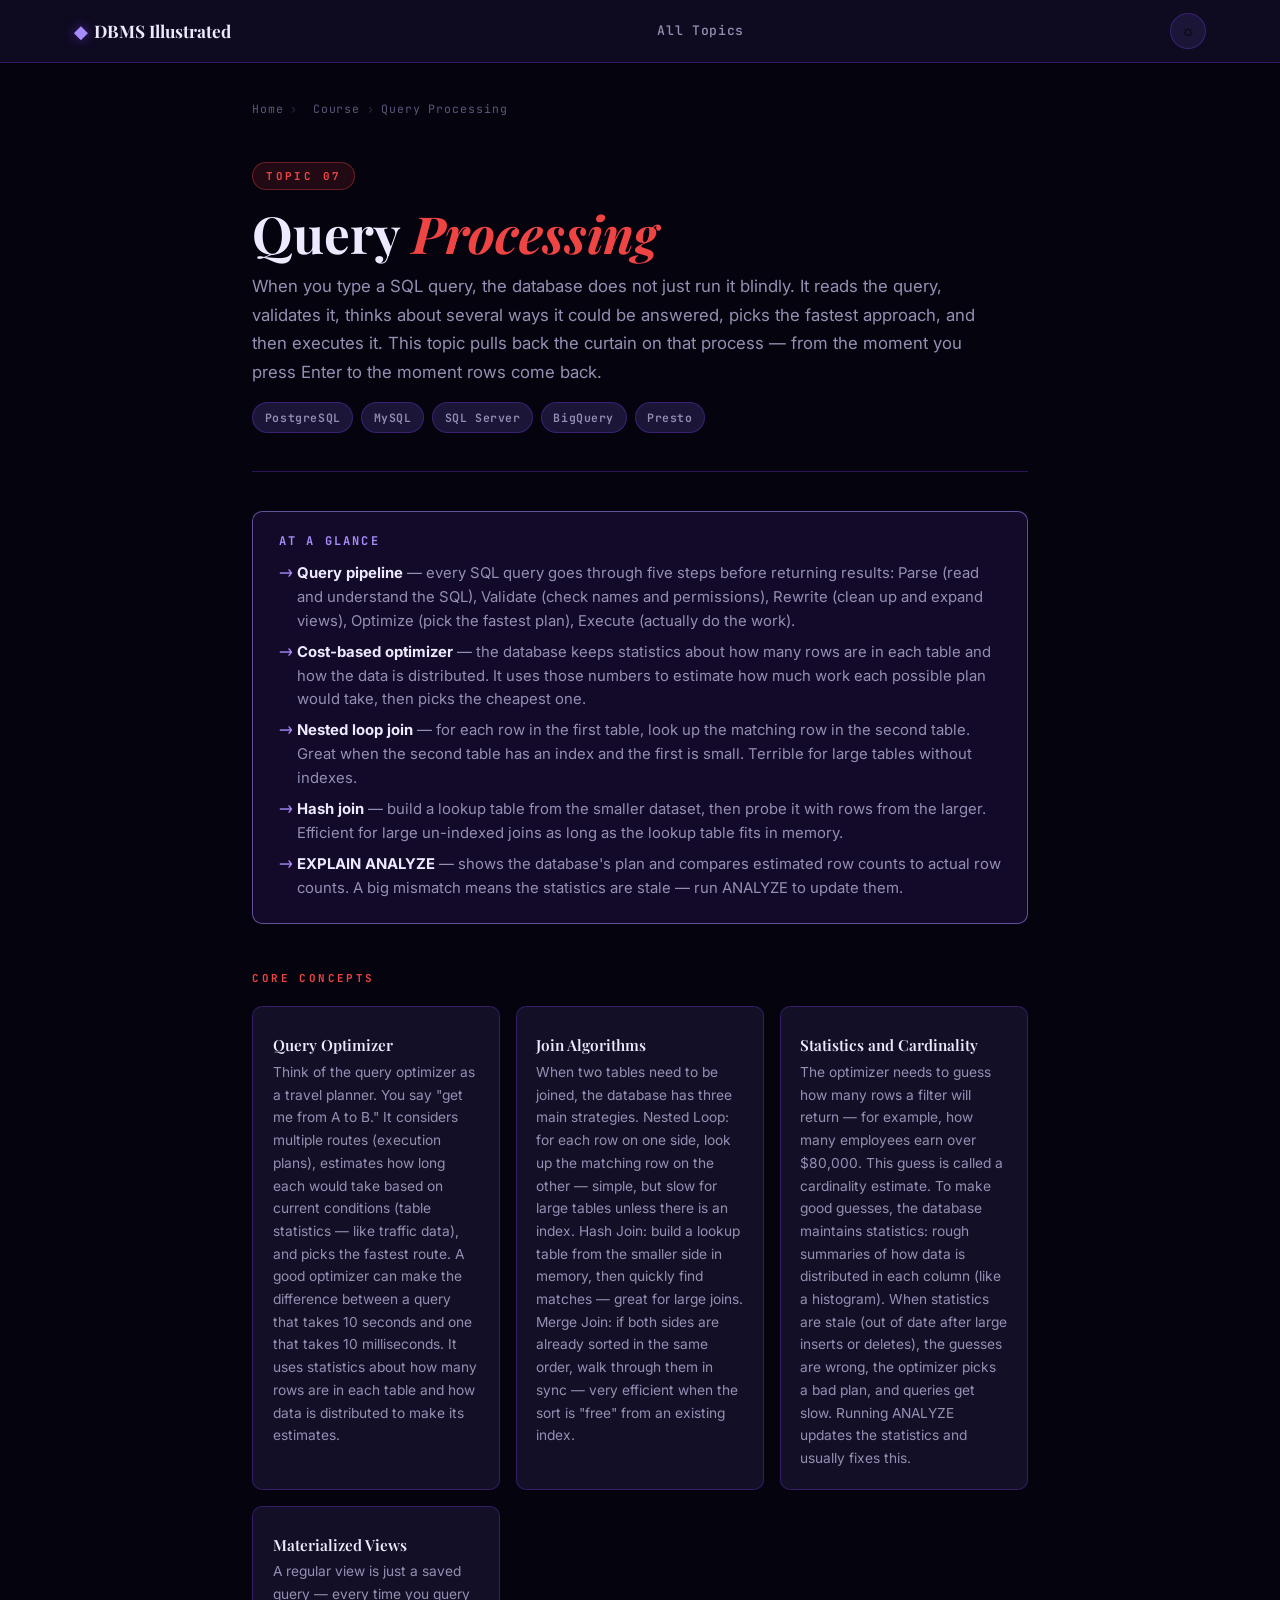
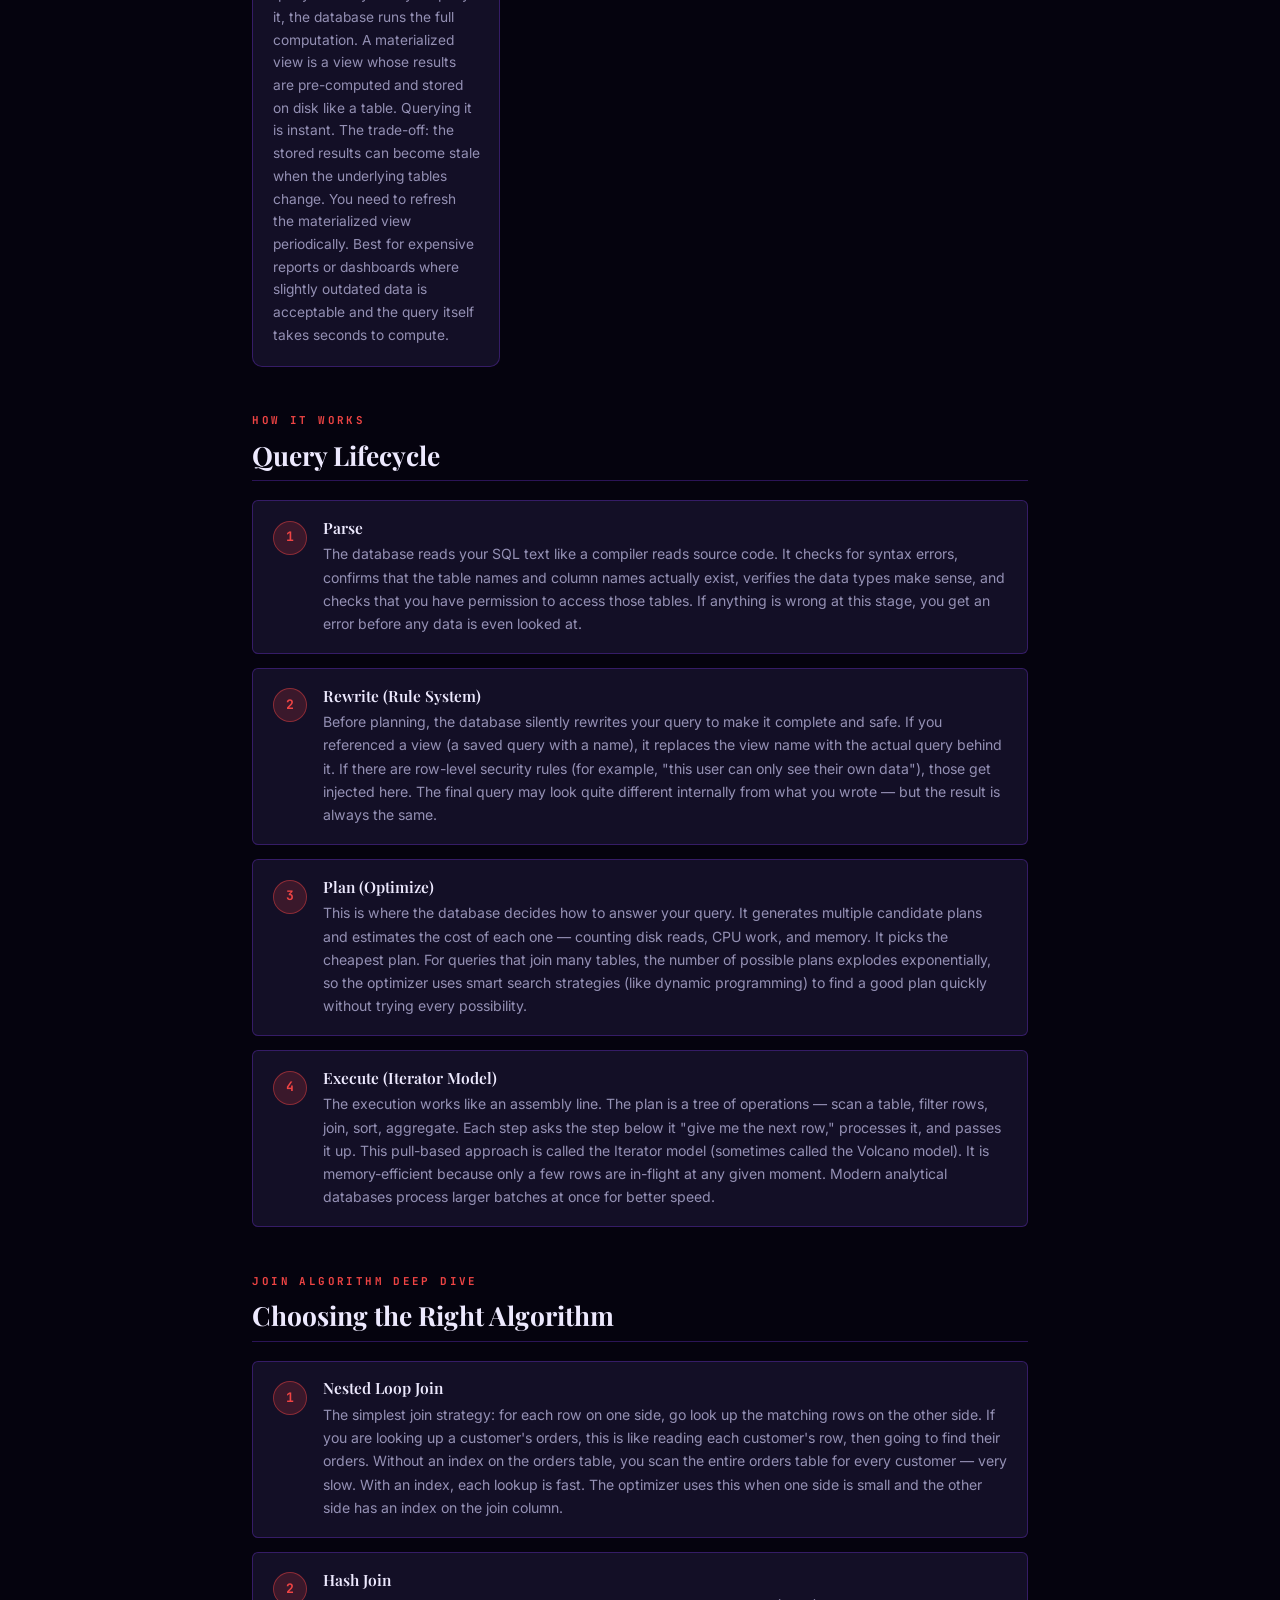
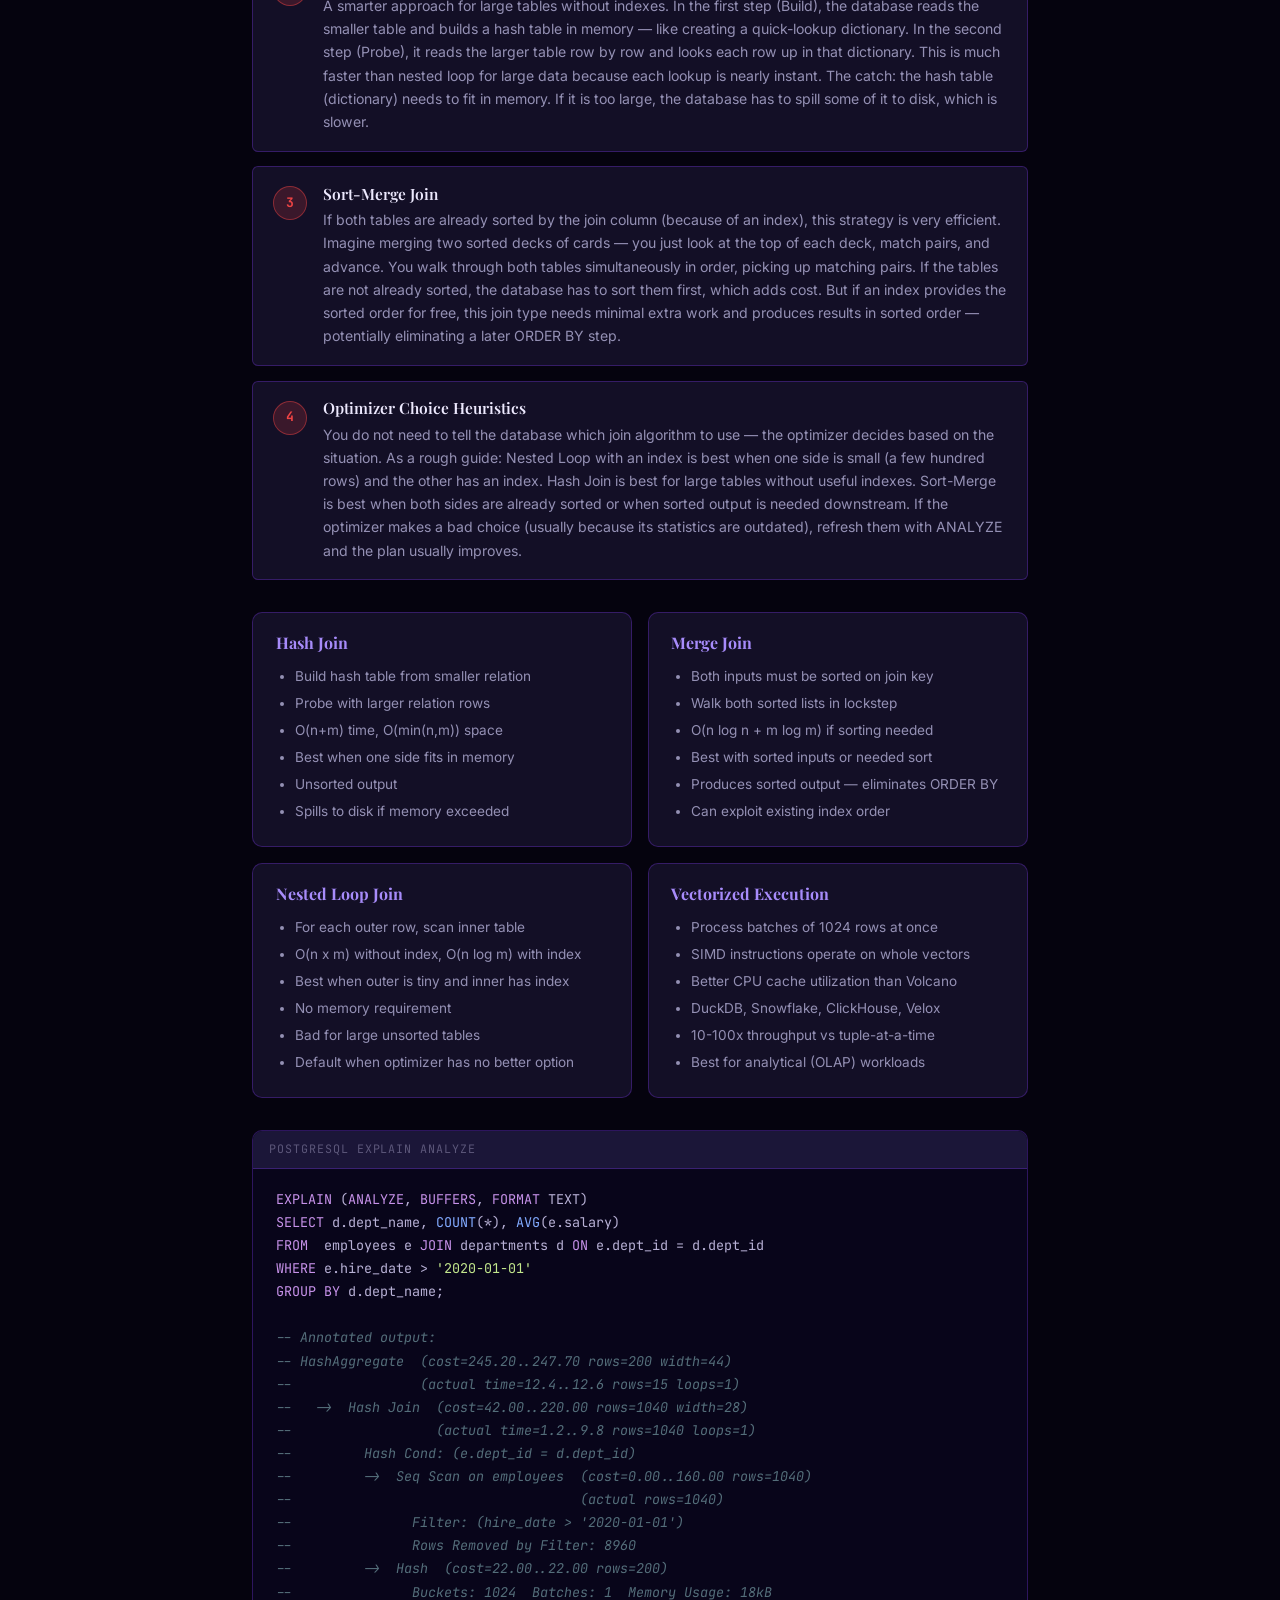
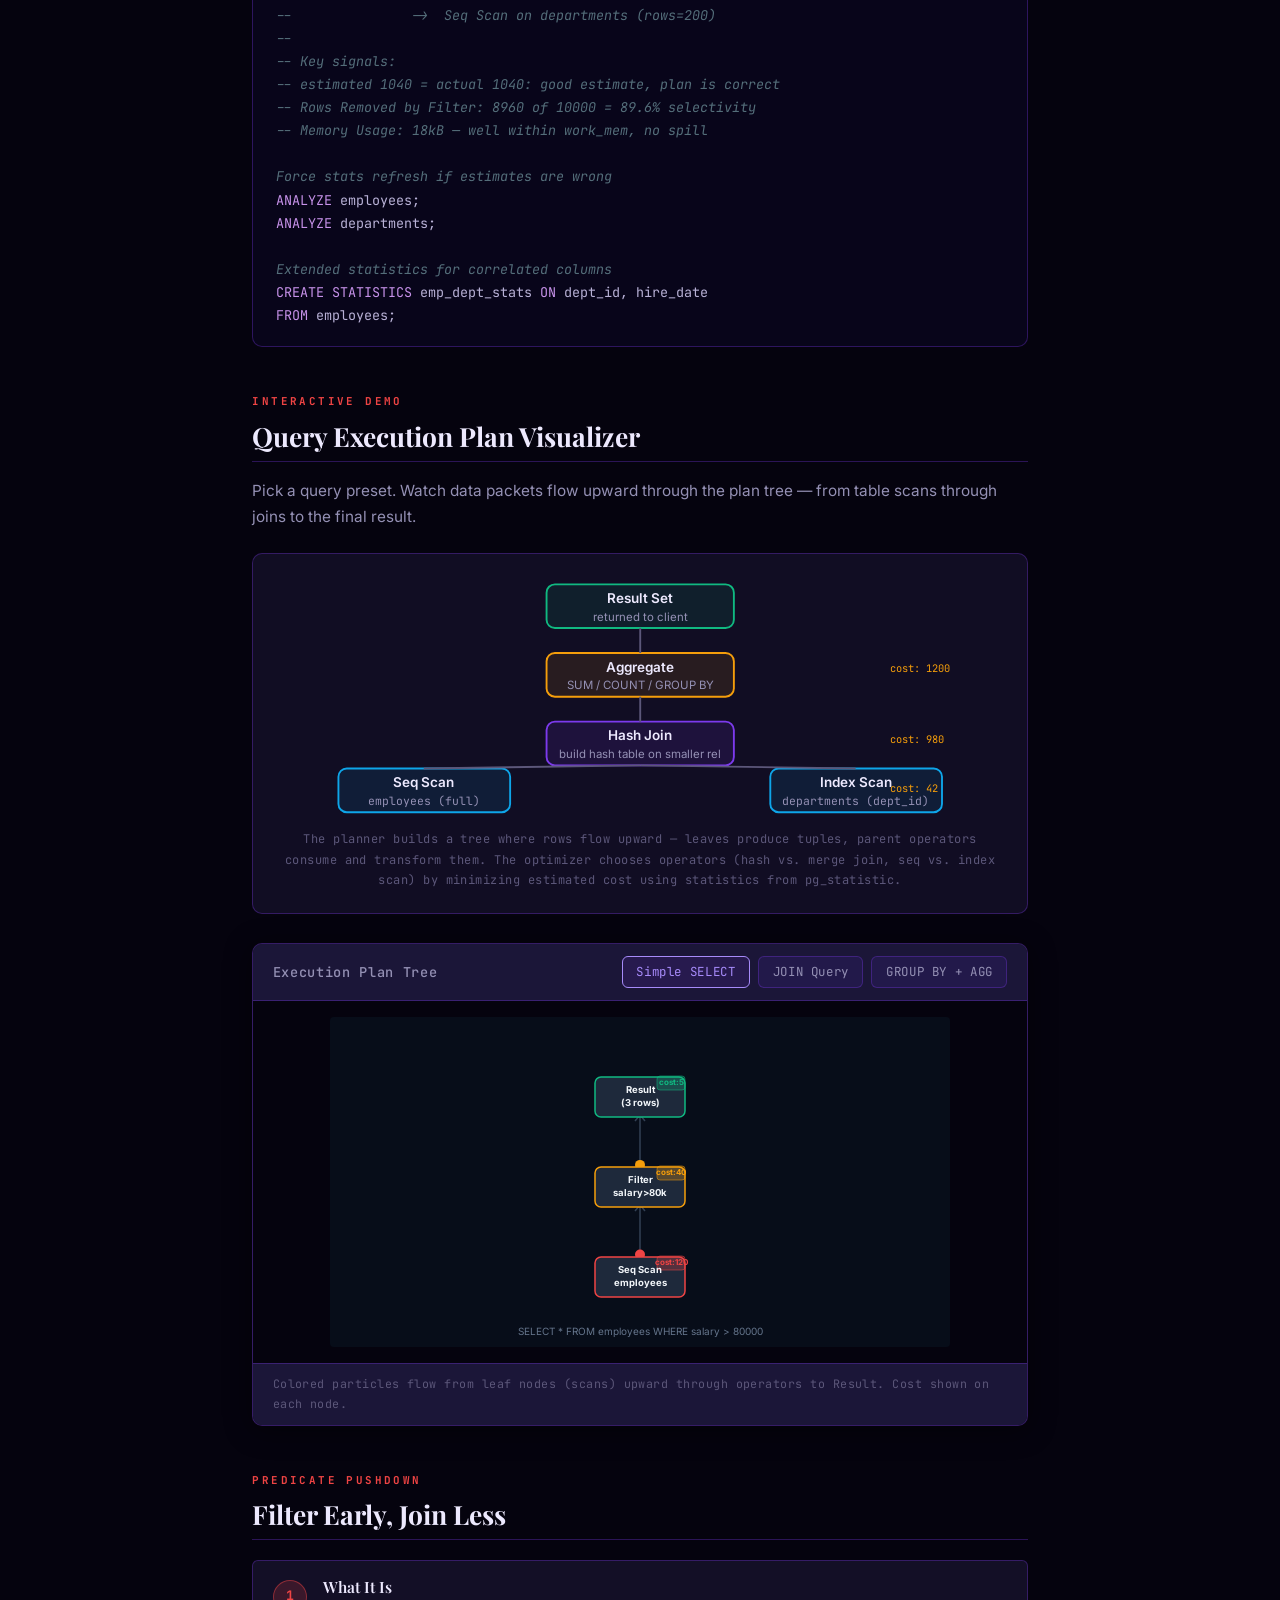
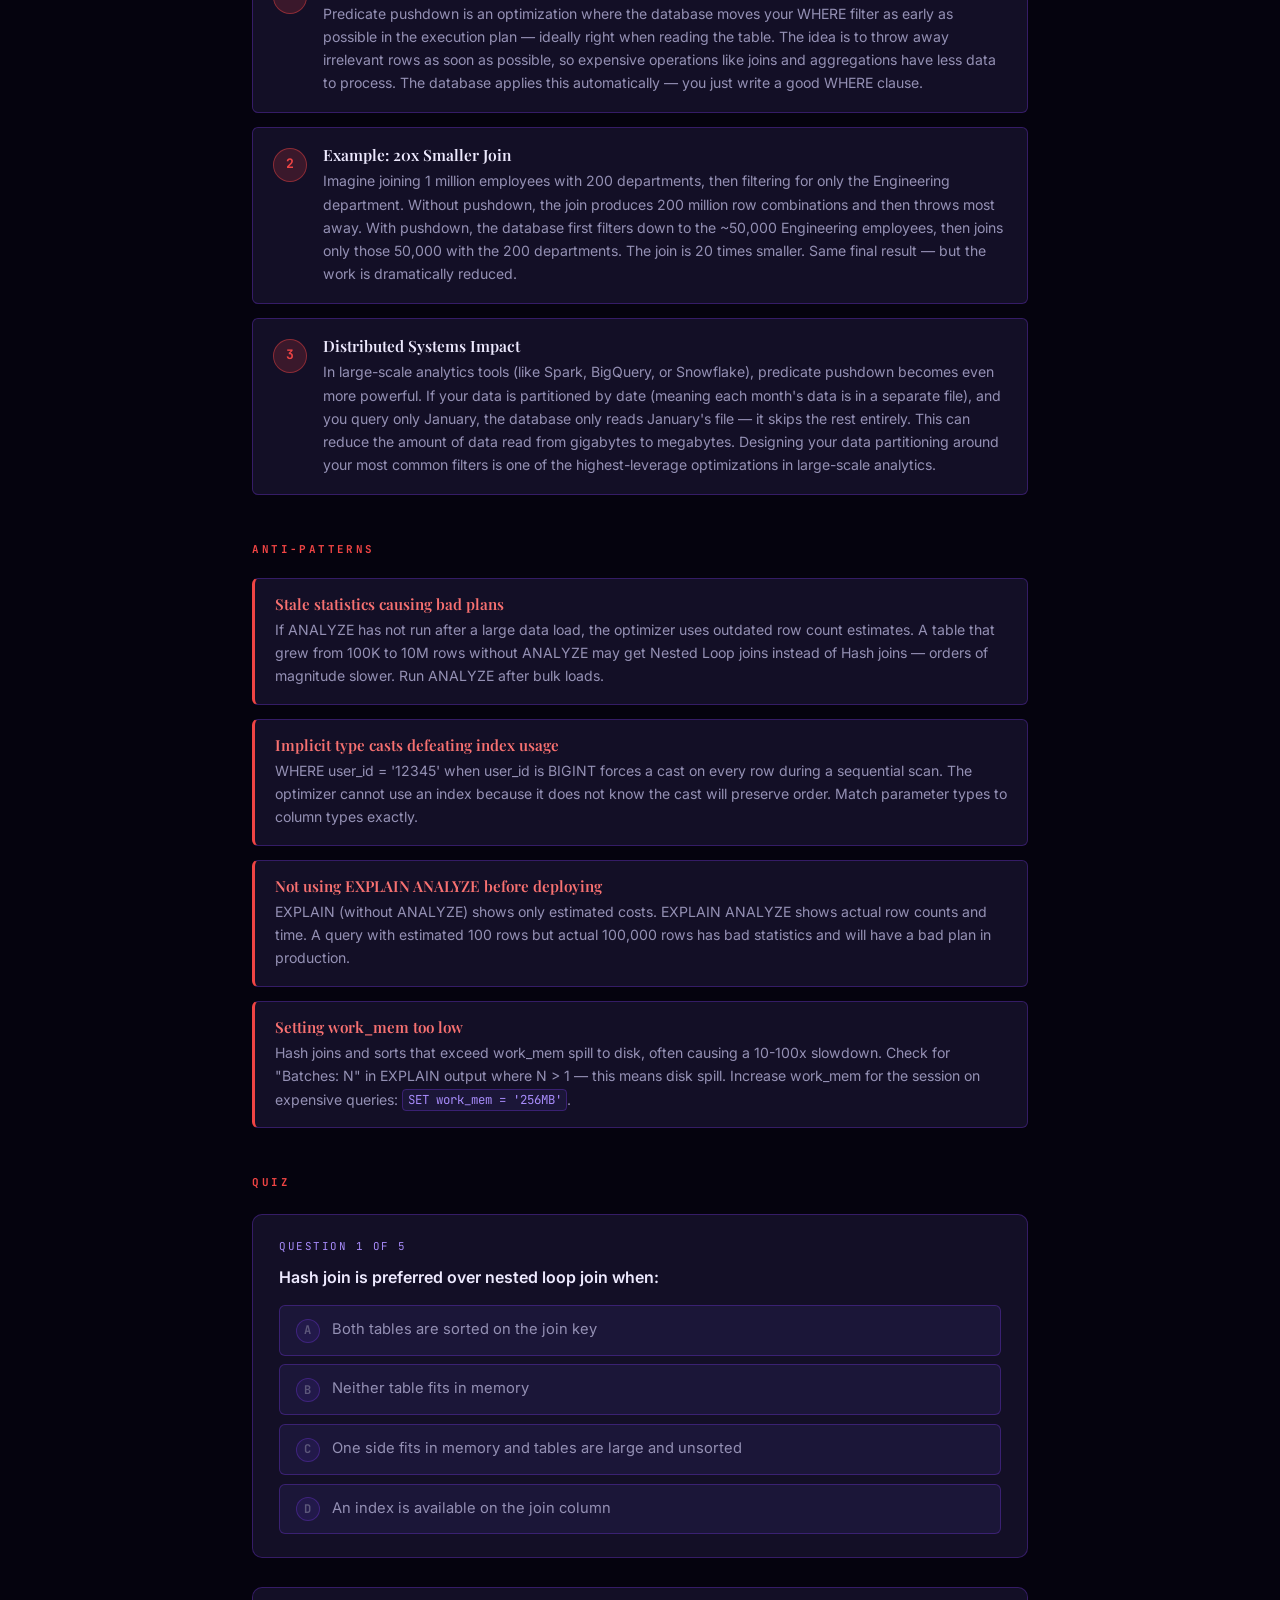
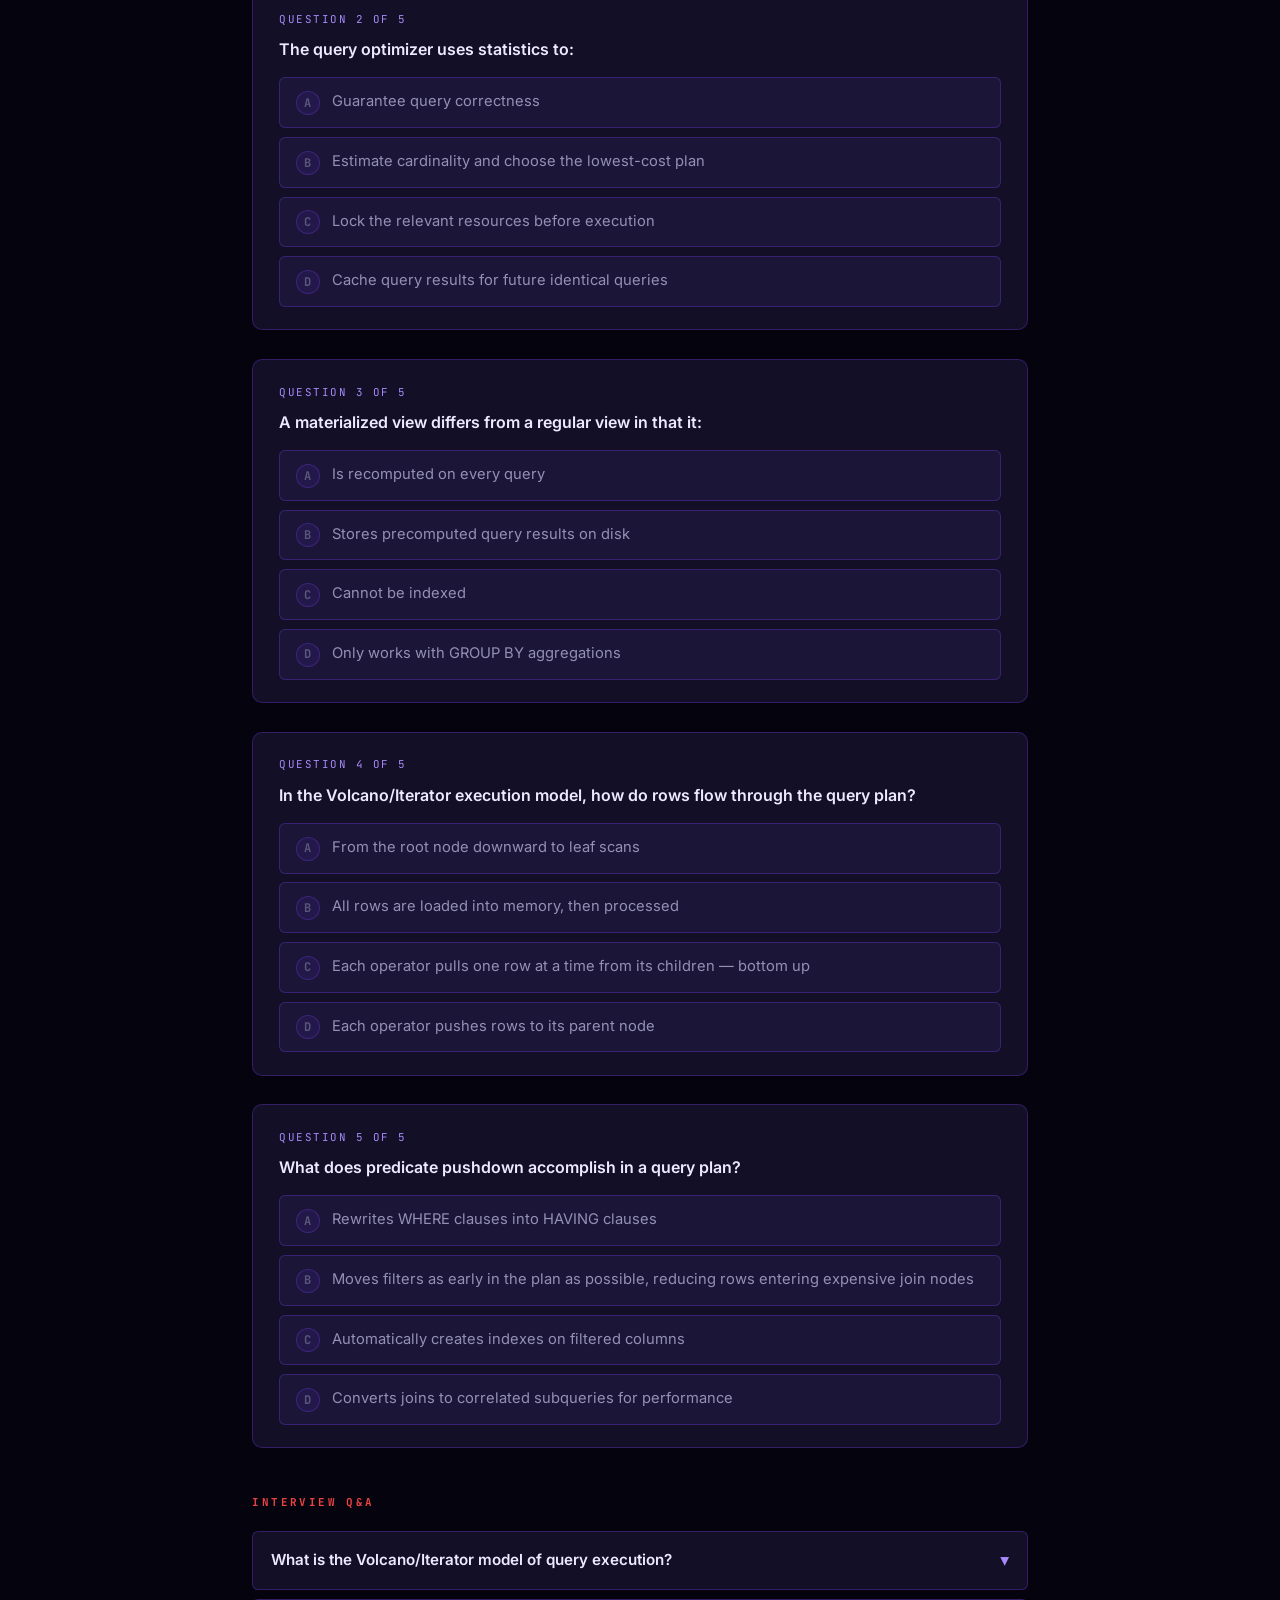
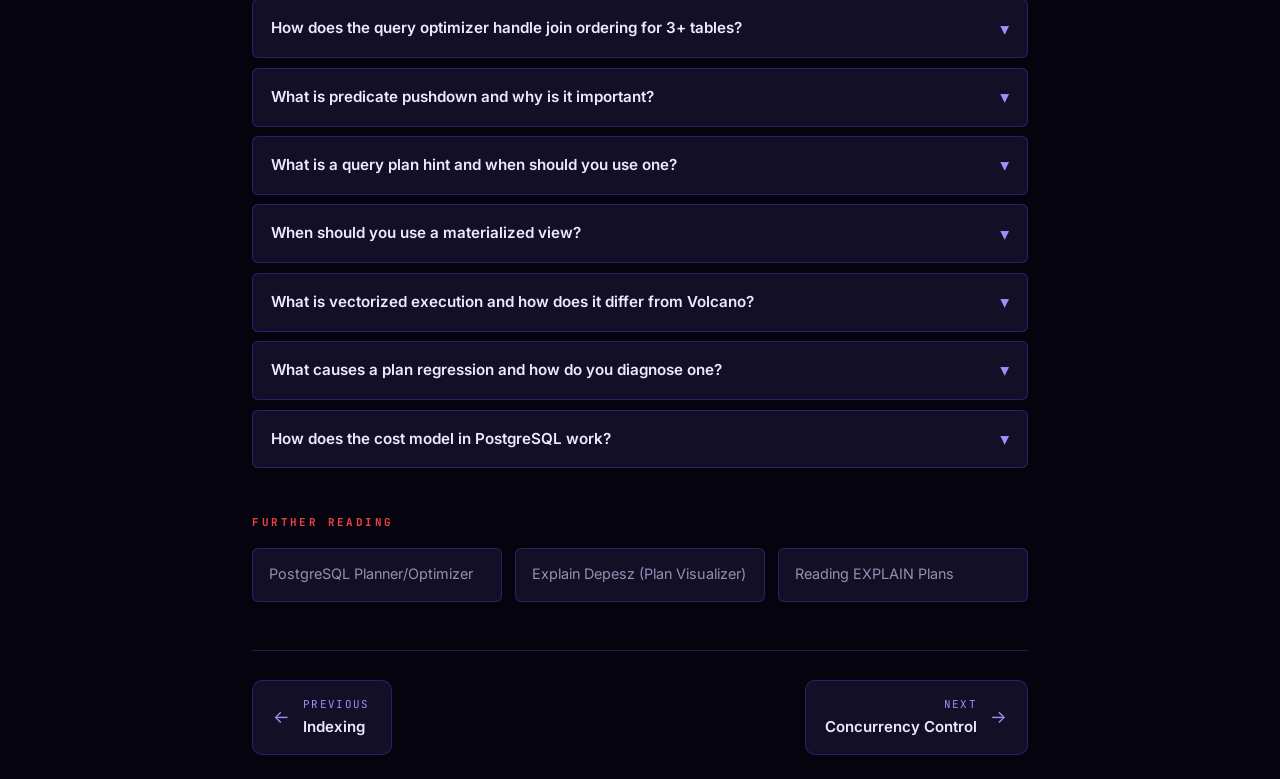
<file: topics/07-query-processing.html>
<!DOCTYPE html>
<html lang="en">
<head>
  <meta charset="UTF-8"><meta name="viewport" content="width=device-width, initial-scale=1.0">
  <script>try{var t=localStorage.getItem("dbms-theme")||"dark";document.documentElement.setAttribute("data-theme",t)}catch(e){document.documentElement.setAttribute("data-theme","dark")}</script>
  <title>Query Processing — DBMS Illustrated</title>
  <link rel="stylesheet" href="../css/style.css">
  <style>:root{--topic-color:var(--error)}</style>
</head>
<body>
<div class="reading-progress" id="reading-progress"></div>
<nav class="navbar">
  <div class="navbar-inner">
    <a class="navbar-brand" href="../index.html"><span class="brand-icon" style="color:var(--primary-soft)">&#9670;</span>DBMS Illustrated</a>
    <div class="navbar-links"><a href="../index.html#topics">All Topics</a></div>
    <div class="navbar-actions"><button class="btn-icon" id="theme-toggle" title="Toggle theme">&#9788;</button></div>
  </div>
</nav>

<div class="container">
  <div class="breadcrumb">
    <a href="../index.html">Home</a><span class="breadcrumb-sep">›</span>
    <a href="../index.html#topics">Course</a><span class="breadcrumb-sep">›</span><span>Query Processing</span>
  </div>

  <div class="topic-header">
    <div class="topic-badge">Topic 07</div>
    <h1>Query <span class="accent">Processing</span></h1>
    <p class="subtitle">When you type a SQL query, the database does not just run it blindly. It reads the query, validates it, thinks about several ways it could be answered, picks the fastest approach, and then executes it. This topic pulls back the curtain on that process — from the moment you press Enter to the moment rows come back.</p>
    <div class="company-badges">
      <span class="badge">PostgreSQL</span><span class="badge">MySQL</span><span class="badge">SQL Server</span>
      <span class="badge">BigQuery</span><span class="badge">Presto</span>
    </div>
  </div>

  <div class="at-a-glance reveal">
    <h3>At a Glance</h3>
    <ul>
      <li><strong>Query pipeline</strong> — every SQL query goes through five steps before returning results: Parse (read and understand the SQL), Validate (check names and permissions), Rewrite (clean up and expand views), Optimize (pick the fastest plan), Execute (actually do the work).</li>
      <li><strong>Cost-based optimizer</strong> — the database keeps statistics about how many rows are in each table and how the data is distributed. It uses those numbers to estimate how much work each possible plan would take, then picks the cheapest one.</li>
      <li><strong>Nested loop join</strong> — for each row in the first table, look up the matching row in the second table. Great when the second table has an index and the first is small. Terrible for large tables without indexes.</li>
      <li><strong>Hash join</strong> — build a lookup table from the smaller dataset, then probe it with rows from the larger. Efficient for large un-indexed joins as long as the lookup table fits in memory.</li>
      <li><strong>EXPLAIN ANALYZE</strong> — shows the database's plan and compares estimated row counts to actual row counts. A big mismatch means the statistics are stale — run ANALYZE to update them.</li>
    </ul>
  </div>

  <div class="section-label">Core Concepts</div>
  <div class="mini-cards">
    <div class="mini-card">
      <div class="mini-card-icon"></div>
      <h4>Query Optimizer</h4>
      <p>Think of the query optimizer as a travel planner. You say "get me from A to B." It considers multiple routes (execution plans), estimates how long each would take based on current conditions (table statistics — like traffic data), and picks the fastest route. A good optimizer can make the difference between a query that takes 10 seconds and one that takes 10 milliseconds. It uses statistics about how many rows are in each table and how data is distributed to make its estimates.</p>
    </div>
    <div class="mini-card">
      <div class="mini-card-icon"></div>
      <h4>Join Algorithms</h4>
      <p>When two tables need to be joined, the database has three main strategies. Nested Loop: for each row on one side, look up the matching row on the other — simple, but slow for large tables unless there is an index. Hash Join: build a lookup table from the smaller side in memory, then quickly find matches — great for large joins. Merge Join: if both sides are already sorted in the same order, walk through them in sync — very efficient when the sort is "free" from an existing index.</p>
    </div>
    <div class="mini-card">
      <div class="mini-card-icon"></div>
      <h4>Statistics and Cardinality</h4>
      <p>The optimizer needs to guess how many rows a filter will return — for example, how many employees earn over $80,000. This guess is called a cardinality estimate. To make good guesses, the database maintains statistics: rough summaries of how data is distributed in each column (like a histogram). When statistics are stale (out of date after large inserts or deletes), the guesses are wrong, the optimizer picks a bad plan, and queries get slow. Running ANALYZE updates the statistics and usually fixes this.</p>
    </div>
    <div class="mini-card">
      <div class="mini-card-icon"></div>
      <h4>Materialized Views</h4>
      <p>A regular view is just a saved query — every time you query it, the database runs the full computation. A materialized view is a view whose results are pre-computed and stored on disk like a table. Querying it is instant. The trade-off: the stored results can become stale when the underlying tables change. You need to refresh the materialized view periodically. Best for expensive reports or dashboards where slightly outdated data is acceptable and the query itself takes seconds to compute.</p>
    </div>
  </div>

  <div class="section-label">How It Works</div>
  <h2 class="section-title">Query Lifecycle</h2>
  <div class="steps">
    <div class="step-item"><div class="step-num">1</div><div><h4>Parse</h4><p>The database reads your SQL text like a compiler reads source code. It checks for syntax errors, confirms that the table names and column names actually exist, verifies the data types make sense, and checks that you have permission to access those tables. If anything is wrong at this stage, you get an error before any data is even looked at.</p></div></div>
    <div class="step-item"><div class="step-num">2</div><div><h4>Rewrite (Rule System)</h4><p>Before planning, the database silently rewrites your query to make it complete and safe. If you referenced a view (a saved query with a name), it replaces the view name with the actual query behind it. If there are row-level security rules (for example, "this user can only see their own data"), those get injected here. The final query may look quite different internally from what you wrote — but the result is always the same.</p></div></div>
    <div class="step-item"><div class="step-num">3</div><div><h4>Plan (Optimize)</h4><p>This is where the database decides how to answer your query. It generates multiple candidate plans and estimates the cost of each one — counting disk reads, CPU work, and memory. It picks the cheapest plan. For queries that join many tables, the number of possible plans explodes exponentially, so the optimizer uses smart search strategies (like dynamic programming) to find a good plan quickly without trying every possibility.</p></div></div>
    <div class="step-item"><div class="step-num">4</div><div><h4>Execute (Iterator Model)</h4><p>The execution works like an assembly line. The plan is a tree of operations — scan a table, filter rows, join, sort, aggregate. Each step asks the step below it "give me the next row," processes it, and passes it up. This pull-based approach is called the Iterator model (sometimes called the Volcano model). It is memory-efficient because only a few rows are in-flight at any given moment. Modern analytical databases process larger batches at once for better speed.</p></div></div>
  </div>

  <div class="section-label">Join Algorithm Deep Dive</div>
  <h2 class="section-title">Choosing the Right Algorithm</h2>
  <div class="steps">
    <div class="step-item">
      <div class="step-num">1</div>
      <div>
        <h4>Nested Loop Join</h4>
        <p>The simplest join strategy: for each row on one side, go look up the matching rows on the other side. If you are looking up a customer's orders, this is like reading each customer's row, then going to find their orders. Without an index on the orders table, you scan the entire orders table for every customer — very slow. With an index, each lookup is fast. The optimizer uses this when one side is small and the other side has an index on the join column.</p>
      </div>
    </div>
    <div class="step-item">
      <div class="step-num">2</div>
      <div>
        <h4>Hash Join</h4>
        <p>A smarter approach for large tables without indexes. In the first step (Build), the database reads the smaller table and builds a hash table in memory — like creating a quick-lookup dictionary. In the second step (Probe), it reads the larger table row by row and looks each row up in that dictionary. This is much faster than nested loop for large data because each lookup is nearly instant. The catch: the hash table (dictionary) needs to fit in memory. If it is too large, the database has to spill some of it to disk, which is slower.</p>
      </div>
    </div>
    <div class="step-item">
      <div class="step-num">3</div>
      <div>
        <h4>Sort-Merge Join</h4>
        <p>If both tables are already sorted by the join column (because of an index), this strategy is very efficient. Imagine merging two sorted decks of cards — you just look at the top of each deck, match pairs, and advance. You walk through both tables simultaneously in order, picking up matching pairs. If the tables are not already sorted, the database has to sort them first, which adds cost. But if an index provides the sorted order for free, this join type needs minimal extra work and produces results in sorted order — potentially eliminating a later ORDER BY step.</p>
      </div>
    </div>
    <div class="step-item">
      <div class="step-num">4</div>
      <div>
        <h4>Optimizer Choice Heuristics</h4>
        <p>You do not need to tell the database which join algorithm to use — the optimizer decides based on the situation. As a rough guide: Nested Loop with an index is best when one side is small (a few hundred rows) and the other has an index. Hash Join is best for large tables without useful indexes. Sort-Merge is best when both sides are already sorted or when sorted output is needed downstream. If the optimizer makes a bad choice (usually because its statistics are outdated), refresh them with ANALYZE and the plan usually improves.</p>
      </div>
    </div>
  </div>

  <div class="comparison-grid">
    <div class="comparison-card">
      <h4>Hash Join</h4>
      <ul>
        <li>Build hash table from smaller relation</li>
        <li>Probe with larger relation rows</li>
        <li>O(n+m) time, O(min(n,m)) space</li>
        <li>Best when one side fits in memory</li>
        <li>Unsorted output</li>
        <li>Spills to disk if memory exceeded</li>
      </ul>
    </div>
    <div class="comparison-card">
      <h4>Merge Join</h4>
      <ul>
        <li>Both inputs must be sorted on join key</li>
        <li>Walk both sorted lists in lockstep</li>
        <li>O(n log n + m log m) if sorting needed</li>
        <li>Best with sorted inputs or needed sort</li>
        <li>Produces sorted output — eliminates ORDER BY</li>
        <li>Can exploit existing index order</li>
      </ul>
    </div>
    <div class="comparison-card">
      <h4>Nested Loop Join</h4>
      <ul>
        <li>For each outer row, scan inner table</li>
        <li>O(n x m) without index, O(n log m) with index</li>
        <li>Best when outer is tiny and inner has index</li>
        <li>No memory requirement</li>
        <li>Bad for large unsorted tables</li>
        <li>Default when optimizer has no better option</li>
      </ul>
    </div>
    <div class="comparison-card">
      <h4>Vectorized Execution</h4>
      <ul>
        <li>Process batches of 1024 rows at once</li>
        <li>SIMD instructions operate on whole vectors</li>
        <li>Better CPU cache utilization than Volcano</li>
        <li>DuckDB, Snowflake, ClickHouse, Velox</li>
        <li>10-100x throughput vs tuple-at-a-time</li>
        <li>Best for analytical (OLAP) workloads</li>
      </ul>
    </div>
  </div>

  <div class="code-block">
    <div class="cb-header"><span class="cb-lang">PostgreSQL EXPLAIN ANALYZE</span></div>
    <pre><span class="kw">EXPLAIN</span> (<span class="kw">ANALYZE</span>, <span class="kw">BUFFERS</span>, <span class="kw">FORMAT</span> TEXT)
<span class="kw">SELECT</span> d.dept_name, <span class="fn">COUNT</span>(*), <span class="fn">AVG</span>(e.salary)
<span class="kw">FROM</span>  employees e <span class="kw">JOIN</span> departments d <span class="kw">ON</span> e.dept_id = d.dept_id
<span class="kw">WHERE</span> e.hire_date > <span class="str">'2020-01-01'</span>
<span class="kw">GROUP BY</span> d.dept_name;

<span class="cmt">-- Annotated output:
-- HashAggregate  (cost=245.20..247.70 rows=200 width=44)
--                (actual time=12.4..12.6 rows=15 loops=1)
--   ->  Hash Join  (cost=42.00..220.00 rows=1040 width=28)
--                  (actual time=1.2..9.8 rows=1040 loops=1)
--         Hash Cond: (e.dept_id = d.dept_id)
--         ->  Seq Scan on employees  (cost=0.00..160.00 rows=1040)
--                                    (actual rows=1040)
--               Filter: (hire_date > '2020-01-01')
--               Rows Removed by Filter: 8960
--         ->  Hash  (cost=22.00..22.00 rows=200)
--               Buckets: 1024  Batches: 1  Memory Usage: 18kB
--               ->  Seq Scan on departments (rows=200)
--
-- Key signals:
-- estimated 1040 = actual 1040: good estimate, plan is correct
-- Rows Removed by Filter: 8960 of 10000 = 89.6% selectivity
-- Memory Usage: 18kB — well within work_mem, no spill</span>

<span class="cmt">Force stats refresh if estimates are wrong</span>
<span class="kw">ANALYZE</span> employees;
<span class="kw">ANALYZE</span> departments;

<span class="cmt">Extended statistics for correlated columns</span>
<span class="kw">CREATE STATISTICS</span> emp_dept_stats <span class="kw">ON</span> dept_id, hire_date
<span class="kw">FROM</span> employees;</pre>
  </div>

  <div class="section-label">Interactive Demo</div>
  <h2 class="section-title">Query Execution Plan Visualizer</h2>
  <p class="section-desc">Pick a query preset. Watch data packets flow upward through the plan tree — from table scans through joins to the final result.</p>

  <div class="diagram-box">
    <svg viewBox="0 0 700 230" role="img" aria-label="Query execution plan: scan, filter, hash join, aggregate, result">
      <!-- Result at top -->
      <rect x="260" y="8"  width="180" height="42" rx="8" class="svg-box-g"/>
      <text x="350" y="26"  text-anchor="middle" class="svg-label">Result Set</text>
      <text x="350" y="43"  text-anchor="middle" class="svg-soft">returned to client</text>
      <!-- Aggregate -->
      <rect x="260" y="74" width="180" height="42" rx="8" class="svg-box-a"/>
      <text x="350" y="92"  text-anchor="middle" class="svg-label">Aggregate</text>
      <text x="350" y="109" text-anchor="middle" class="svg-soft">SUM / COUNT / GROUP BY</text>
      <!-- Hash Join -->
      <rect x="260" y="140" width="180" height="42" rx="8" class="svg-box-p"/>
      <text x="350" y="158" text-anchor="middle" class="svg-label">Hash Join</text>
      <text x="350" y="175" text-anchor="middle" class="svg-soft">build hash table on smaller rel</text>
      <!-- Seq Scan left -->
      <rect x="60"  y="185" width="165" height="42" rx="8" class="svg-box-c"/>
      <text x="142" y="203" text-anchor="middle" class="svg-label">Seq Scan</text>
      <text x="142" y="220" text-anchor="middle" class="svg-mono">employees (full)</text>
      <!-- Index Scan right -->
      <rect x="475" y="185" width="165" height="42" rx="8" class="svg-box-c"/>
      <text x="557" y="203" text-anchor="middle" class="svg-label">Index Scan</text>
      <text x="557" y="220" text-anchor="middle" class="svg-mono">departments (dept_id)</text>
      <!-- Vertical connectors -->
      <line x1="350" y1="50"  x2="350" y2="74"  class="svg-line"/>
      <line x1="350" y1="116" x2="350" y2="140" class="svg-line"/>
      <line x1="350" y1="182" x2="142" y2="185" class="svg-line"/>
      <line x1="350" y1="182" x2="557" y2="185" class="svg-line"/>
      <!-- Cost labels -->
      <text x="590" y="92"  class="svg-mono" style="font-size:10px;fill:#F59E0B">cost: 1200</text>
      <text x="590" y="160" class="svg-mono" style="font-size:10px;fill:#F59E0B">cost: 980</text>
      <text x="590" y="208" class="svg-mono" style="font-size:10px;fill:#F59E0B">cost: 42</text>
      <!-- Packets flowing upward -->
      <circle class="pkt" cx="142" cy="185" r="5" fill="#0EA5E9"/>
      <circle class="pkt" cx="350" cy="182" r="5" fill="#7C3AED"/>
      <circle class="pkt" cx="350" cy="116" r="5" fill="#F59E0B"/>
      <circle class="pkt" cx="350" cy="50"  r="5" fill="#10B981"/>
    </svg>
    <p class="diagram-caption">The planner builds a tree where rows flow upward — leaves produce tuples, parent operators consume and transform them. The optimizer chooses operators (hash vs. merge join, seq vs. index scan) by minimizing estimated cost using statistics from pg_statistic.</p>
  </div>

  <div class="demo-section" id="demo-query">
    <div class="demo-header">
      <h3>Execution Plan Tree</h3>
      <div class="demo-controls">
        <button class="demo-btn" data-plan="simple">Simple SELECT</button>
        <button class="demo-btn" data-plan="join">JOIN Query</button>
        <button class="demo-btn" data-plan="agg">GROUP BY + AGG</button>
      </div>
    </div>
    <div class="demo-canvas-wrap"></div>
    <div class="demo-hint">Colored particles flow from leaf nodes (scans) upward through operators to Result. Cost shown on each node.</div>
  </div>

  <div class="section-label">Predicate Pushdown</div>
  <h2 class="section-title">Filter Early, Join Less</h2>
  <div class="steps">
    <div class="step-item">
      <div class="step-num">1</div>
      <div>
        <h4>What It Is</h4>
        <p>Predicate pushdown is an optimization where the database moves your WHERE filter as early as possible in the execution plan — ideally right when reading the table. The idea is to throw away irrelevant rows as soon as possible, so expensive operations like joins and aggregations have less data to process. The database applies this automatically — you just write a good WHERE clause.</p>
      </div>
    </div>
    <div class="step-item">
      <div class="step-num">2</div>
      <div>
        <h4>Example: 20x Smaller Join</h4>
        <p>Imagine joining 1 million employees with 200 departments, then filtering for only the Engineering department. Without pushdown, the join produces 200 million row combinations and then throws most away. With pushdown, the database first filters down to the ~50,000 Engineering employees, then joins only those 50,000 with the 200 departments. The join is 20 times smaller. Same final result — but the work is dramatically reduced.</p>
      </div>
    </div>
    <div class="step-item">
      <div class="step-num">3</div>
      <div>
        <h4>Distributed Systems Impact</h4>
        <p>In large-scale analytics tools (like Spark, BigQuery, or Snowflake), predicate pushdown becomes even more powerful. If your data is partitioned by date (meaning each month's data is in a separate file), and you query only January, the database only reads January's file — it skips the rest entirely. This can reduce the amount of data read from gigabytes to megabytes. Designing your data partitioning around your most common filters is one of the highest-leverage optimizations in large-scale analytics.</p>
      </div>
    </div>
  </div>

  <div class="section-label">Anti-patterns</div>
  <div class="antipatterns">
    <div class="antipattern">
      <h4>Stale statistics causing bad plans</h4>
      <p>If ANALYZE has not run after a large data load, the optimizer uses outdated row count estimates. A table that grew from 100K to 10M rows without ANALYZE may get Nested Loop joins instead of Hash joins — orders of magnitude slower. Run ANALYZE after bulk loads.</p>
    </div>
    <div class="antipattern">
      <h4>Implicit type casts defeating index usage</h4>
      <p>WHERE user_id = '12345' when user_id is BIGINT forces a cast on every row during a sequential scan. The optimizer cannot use an index because it does not know the cast will preserve order. Match parameter types to column types exactly.</p>
    </div>
    <div class="antipattern">
      <h4>Not using EXPLAIN ANALYZE before deploying</h4>
      <p>EXPLAIN (without ANALYZE) shows only estimated costs. EXPLAIN ANALYZE shows actual row counts and time. A query with estimated 100 rows but actual 100,000 rows has bad statistics and will have a bad plan in production.</p>
    </div>
    <div class="antipattern">
      <h4>Setting work_mem too low</h4>
      <p>Hash joins and sorts that exceed work_mem spill to disk, often causing a 10-100x slowdown. Check for "Batches: N" in EXPLAIN output where N > 1 — this means disk spill. Increase work_mem for the session on expensive queries: <code>SET work_mem = '256MB'</code>.</p>
    </div>
  </div>

  <div class="section-label">Quiz</div>
  <div class="quiz-section">
    <div class="quiz-question">
      <div class="quiz-q-num">Question 1 of 5</div>
      <div class="quiz-q-text">Hash join is preferred over nested loop join when:</div>
      <div class="quiz-options">
        <div class="quiz-option" data-correct="false" data-explanation="Sorted inputs favor merge join, not hash join."><span class="opt-letter">A</span>Both tables are sorted on the join key</div>
        <div class="quiz-option" data-correct="false" data-explanation="Neither fitting in memory makes hash join spill to disk — less ideal than when one side fits."><span class="opt-letter">B</span>Neither table fits in memory</div>
        <div class="quiz-option" data-correct="true" data-explanation="Hash join builds a hash table from the smaller relation in memory, then probes it with the larger. O(n+m) vs O(n x m) for nested loop on large unsorted tables."><span class="opt-letter">C</span>One side fits in memory and tables are large and unsorted</div>
        <div class="quiz-option" data-correct="false" data-explanation="An available index favors index nested loop join, not hash join."><span class="opt-letter">D</span>An index is available on the join column</div>
      </div>
      <div class="quiz-feedback"></div>
    </div>
    <div class="quiz-question">
      <div class="quiz-q-num">Question 2 of 5</div>
      <div class="quiz-q-text">The query optimizer uses statistics to:</div>
      <div class="quiz-options">
        <div class="quiz-option" data-correct="false" data-explanation="Statistics inform planning; correctness is enforced by the execution engine."><span class="opt-letter">A</span>Guarantee query correctness</div>
        <div class="quiz-option" data-correct="true" data-explanation="Statistics (row counts, histograms, distinct values) help the optimizer estimate how many rows each operation will produce — enabling cost-based plan selection."><span class="opt-letter">B</span>Estimate cardinality and choose the lowest-cost plan</div>
        <div class="quiz-option" data-correct="false" data-explanation="Locks are managed by the transaction manager, not statistics."><span class="opt-letter">C</span>Lock the relevant resources before execution</div>
        <div class="quiz-option" data-correct="false" data-explanation="Query result caching is a separate mechanism from statistics."><span class="opt-letter">D</span>Cache query results for future identical queries</div>
      </div>
      <div class="quiz-feedback"></div>
    </div>
    <div class="quiz-question">
      <div class="quiz-q-num">Question 3 of 5</div>
      <div class="quiz-q-text">A materialized view differs from a regular view in that it:</div>
      <div class="quiz-options">
        <div class="quiz-option" data-correct="false" data-explanation="Regular views are recomputed on every query; materialized views store the result."><span class="opt-letter">A</span>Is recomputed on every query</div>
        <div class="quiz-option" data-correct="true" data-explanation="A materialized view stores the query result on disk. Reads are instant (just scan the stored data). Trade-off: data may be stale until refreshed."><span class="opt-letter">B</span>Stores precomputed query results on disk</div>
        <div class="quiz-option" data-correct="false" data-explanation="Materialized views can be indexed just like regular tables."><span class="opt-letter">C</span>Cannot be indexed</div>
        <div class="quiz-option" data-correct="false" data-explanation="Materialized views work for any query type, not just aggregates."><span class="opt-letter">D</span>Only works with GROUP BY aggregations</div>
      </div>
      <div class="quiz-feedback"></div>
    </div>
    <div class="quiz-question">
      <div class="quiz-q-num">Question 4 of 5</div>
      <div class="quiz-q-text">In the Volcano/Iterator execution model, how do rows flow through the query plan?</div>
      <div class="quiz-options">
        <div class="quiz-option" data-correct="false" data-explanation="Rows flow upward from leaf nodes (scans) to the root (result), not downward."><span class="opt-letter">A</span>From the root node downward to leaf scans</div>
        <div class="quiz-option" data-correct="false" data-explanation="Rows are not loaded into memory all at once in the Volcano model — it is tuple-at-a-time."><span class="opt-letter">B</span>All rows are loaded into memory, then processed</div>
        <div class="quiz-option" data-correct="true" data-explanation="Each operator calls GetNext() on its children, pulling one tuple at a time from the bottom up. Rows flow from leaf scans (bottom) to the result node (top)."><span class="opt-letter">C</span>Each operator pulls one row at a time from its children — bottom up</div>
        <div class="quiz-option" data-correct="false" data-explanation="Operators do not push rows to parents in the Volcano model; parents pull from children."><span class="opt-letter">D</span>Each operator pushes rows to its parent node</div>
      </div>
      <div class="quiz-feedback"></div>
    </div>
    <div class="quiz-question">
      <div class="quiz-q-num">Question 5 of 5</div>
      <div class="quiz-q-text">What does predicate pushdown accomplish in a query plan?</div>
      <div class="quiz-options">
        <div class="quiz-option" data-correct="false" data-explanation="Predicate pushdown filters rows early — it does not change the WHERE clause syntax."><span class="opt-letter">A</span>Rewrites WHERE clauses into HAVING clauses</div>
        <div class="quiz-option" data-correct="true" data-explanation="By moving WHERE filters as early as possible (into leaf scans), the number of rows flowing through expensive join and aggregation nodes is minimized."><span class="opt-letter">B</span>Moves filters as early in the plan as possible, reducing rows entering expensive join nodes</div>
        <div class="quiz-option" data-correct="false" data-explanation="Predicate pushdown is about row reduction, not index creation."><span class="opt-letter">C</span>Automatically creates indexes on filtered columns</div>
        <div class="quiz-option" data-correct="false" data-explanation="Predicate pushdown does not convert joins to subqueries."><span class="opt-letter">D</span>Converts joins to correlated subqueries for performance</div>
      </div>
      <div class="quiz-feedback"></div>
    </div>
  </div>

  <div class="section-label">Interview Q&A</div>
  <div class="qa-section">
    <div class="qa-item">
      <div class="qa-q">What is the Volcano/Iterator model of query execution?<span class="qa-chevron">▾</span></div>
      <div class="qa-a"><div class="qa-a-inner">The Volcano model implements query execution as a tree of operators, each implementing a <code>GetNext()</code> interface. The top-level operator (Result) calls GetNext() on its child, which calls GetNext() on its child, and so on. Data flows upward one tuple at a time. Benefits: memory-efficient (one tuple in flight per operator), composable, simple to implement. Drawback: poor CPU cache utilization due to virtual function calls per tuple. Modern databases (DuckDB, Snowflake) use vectorized execution: process batches of 1024 rows using SIMD, dramatically improving cache efficiency and throughput for OLAP workloads.</div></div>
    </div>
    <div class="qa-item">
      <div class="qa-q">How does the query optimizer handle join ordering for 3+ tables?<span class="qa-chevron">▾</span></div>
      <div class="qa-a"><div class="qa-a-inner">With n tables, there are n!/2 possible left-deep join orderings. For n=4 that is 12; for n=10 that is 1.8M. The optimizer uses dynamic programming (as in System R and PostgreSQL): start with single-table costs, then for each pair, triple, etc. find the cheapest plan using previously computed sub-plans. PostgreSQL uses this up to 8 tables, then switches to a genetic algorithm (GEQO) for larger queries. Heuristics: push filters early to reduce cardinality fast, join on equality predicates before inequality predicates, prefer smaller-to-larger ordering.</div></div>
    </div>
    <div class="qa-item">
      <div class="qa-q">What is predicate pushdown and why is it important?<span class="qa-chevron">▾</span></div>
      <div class="qa-a"><div class="qa-a-inner">Predicate pushdown moves WHERE conditions as early as possible in the query plan — ideally into the table scan. Instead of joining 1M employees x 200 departments then filtering for dept='Engineering', the optimizer pushes the filter into the employees scan first — reducing input to the join from 1M to ~50K rows. The join is 20x smaller. In distributed systems (Spark, BigQuery), predicate pushdown to the storage layer (Parquet column pruning, partition elimination) can avoid reading irrelevant files entirely — reducing I/O by orders of magnitude.</div></div>
    </div>
    <div class="qa-item">
      <div class="qa-q">What is a query plan hint and when should you use one?<span class="qa-chevron">▾</span></div>
      <div class="qa-a"><div class="qa-a-inner">Plan hints let you override the optimizer's choice: force an index (<code>USE INDEX</code> in MySQL), join order, or join type. They should be a last resort — used only when: (1) you have confirmed with EXPLAIN ANALYZE that the optimizer chose a bad plan, (2) you have refreshed statistics and it still makes the wrong choice, (3) you understand exactly why the optimizer is wrong. Hints are brittle: they survive schema changes silently (the hint may force a plan that becomes even worse after a new index is added). Prefer fixing statistics, adding or removing indexes, or rewriting the query. PostgreSQL does not support hints natively (use the <code>pg_hint_plan</code> extension); MySQL does.</div></div>
    </div>
    <div class="qa-item">
      <div class="qa-q">When should you use a materialized view?<span class="qa-chevron">▾</span></div>
      <div class="qa-a"><div class="qa-a-inner">Use a materialized view when: (1) A complex query (multi-table join + aggregation) is run frequently and takes seconds. (2) The underlying data changes infrequently enough that stale reads are acceptable. (3) You need to index the result of a query (not possible with regular views). Refresh strategies: <code>REFRESH MATERIALIZED VIEW CONCURRENTLY</code> in PostgreSQL (does not lock reads), scheduled job, or on-demand. Trade-off: write amplification (every base table update may trigger a refresh) vs read speed. Alternatives: Redis/Memcached cache, denormalized summary tables updated by triggers, or incremental view maintenance (supported in some OLAP systems).</div></div>
    </div>
    <div class="qa-item">
      <div class="qa-q">What is vectorized execution and how does it differ from Volcano?<span class="qa-chevron">▾</span></div>
      <div class="qa-a"><div class="qa-a-inner">Volcano processes one tuple at a time through the operator tree — high function call overhead per row. Vectorized execution (columnar) processes a batch (typically 1024 rows) per GetNext() call. Benefits: (1) CPU SIMD instructions can operate on arrays of values in parallel. (2) Better cache locality — a column of 1024 integers fits in L1/L2 cache. (3) Branch prediction improves for tight loops over arrays. (4) Operator overhead amortized over the batch. Result: 10-100x throughput improvement for scan-heavy OLAP workloads. DuckDB, ClickHouse, Snowflake, and Velox all use vectorized execution. For OLTP workloads with small result sets, the difference is smaller since few rows are processed per query.</div></div>
    </div>
    <div class="qa-item">
      <div class="qa-q">What causes a plan regression and how do you diagnose one?<span class="qa-chevron">▾</span></div>
      <div class="qa-a"><div class="qa-a-inner">A plan regression is when the optimizer switches to a worse execution plan, often after: (1) A new index is added (optimizer may now choose it even when the old plan was better). (2) Data distribution changed significantly (stale statistics cause wrong cardinality estimates). (3) A PostgreSQL or MySQL version upgrade (optimizer behavior changed). (4) Parameter changes (work_mem, enable_hashjoin). Diagnosis: compare EXPLAIN ANALYZE before and after — look for plan node changes (SeqScan vs IndexScan, HashJoin vs NestedLoop) and check estimated vs actual row counts. Fix: run ANALYZE, create extended statistics for correlated columns, or use plan hints as a last resort.</div></div>
    </div>
    <div class="qa-item">
      <div class="qa-q">How does the cost model in PostgreSQL work?<span class="qa-chevron">▾</span></div>
      <div class="qa-a"><div class="qa-a-inner">PostgreSQL's cost model estimates: <code>total_cost = seq_page_cost x pages_read + random_page_cost x random_reads + cpu_tuple_cost x rows + cpu_operator_cost x operations</code>. Key parameters: <code>seq_page_cost = 1.0</code> (baseline), <code>random_page_cost = 4.0</code> (SSDs: lower to 1.1-2.0), <code>cpu_tuple_cost = 0.01</code>. If random_page_cost is too high for your SSD storage, the optimizer will prefer SeqScans over IndexScans even when the index is faster. Tune these constants to match your hardware: <code>SET random_page_cost = 1.1</code> for NVMe. The planner then uses table statistics (pg_statistic) to estimate selectivity at each node.</div></div>
    </div>
  </div>

  <div class="section-label">Further Reading</div>
  <div class="reading-links">
    <a class="reading-link" href="https://www.postgresql.org/docs/current/planner-optimizer.html" target="_blank">PostgreSQL Planner/Optimizer</a>
    <a class="reading-link" href="https://explain.depesz.com/" target="_blank">Explain Depesz (Plan Visualizer)</a>
    <a class="reading-link" href="https://use-the-index-luke.com/sql/explain-plan" target="_blank">Reading EXPLAIN Plans</a>
  </div>

  <div class="topic-nav">
    <a href="06-indexing.html" class="topic-nav-link"><div class="topic-nav-arrow">←</div><div><div class="topic-nav-label">Previous</div><div class="topic-nav-title">Indexing</div></div></a>
    <a href="08-concurrency.html" class="topic-nav-link next"><div class="topic-nav-arrow">→</div><div><div class="topic-nav-label">Next</div><div class="topic-nav-title">Concurrency Control</div></div></a>
  </div>
</div>

<script src="../js/main.js"></script>
<script src="../js/demos.js"></script>
</body>
</html>
</file>
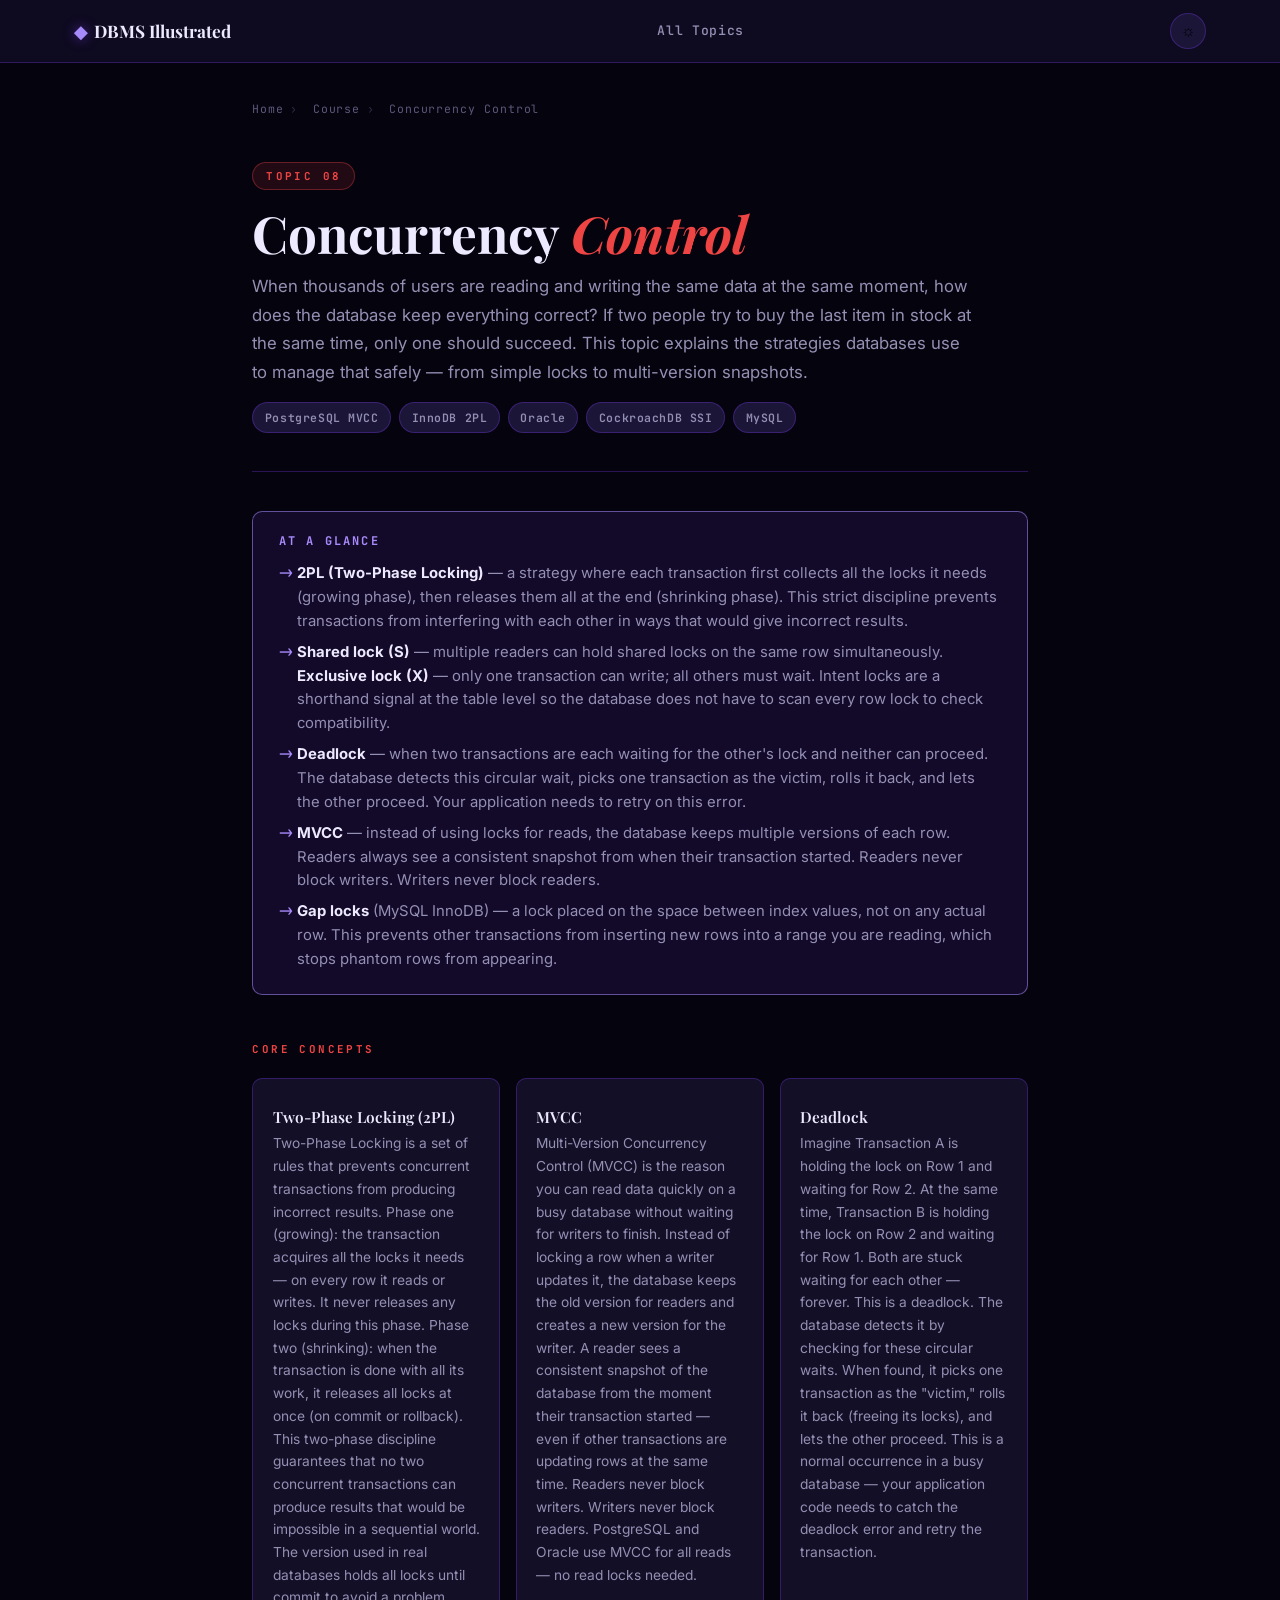
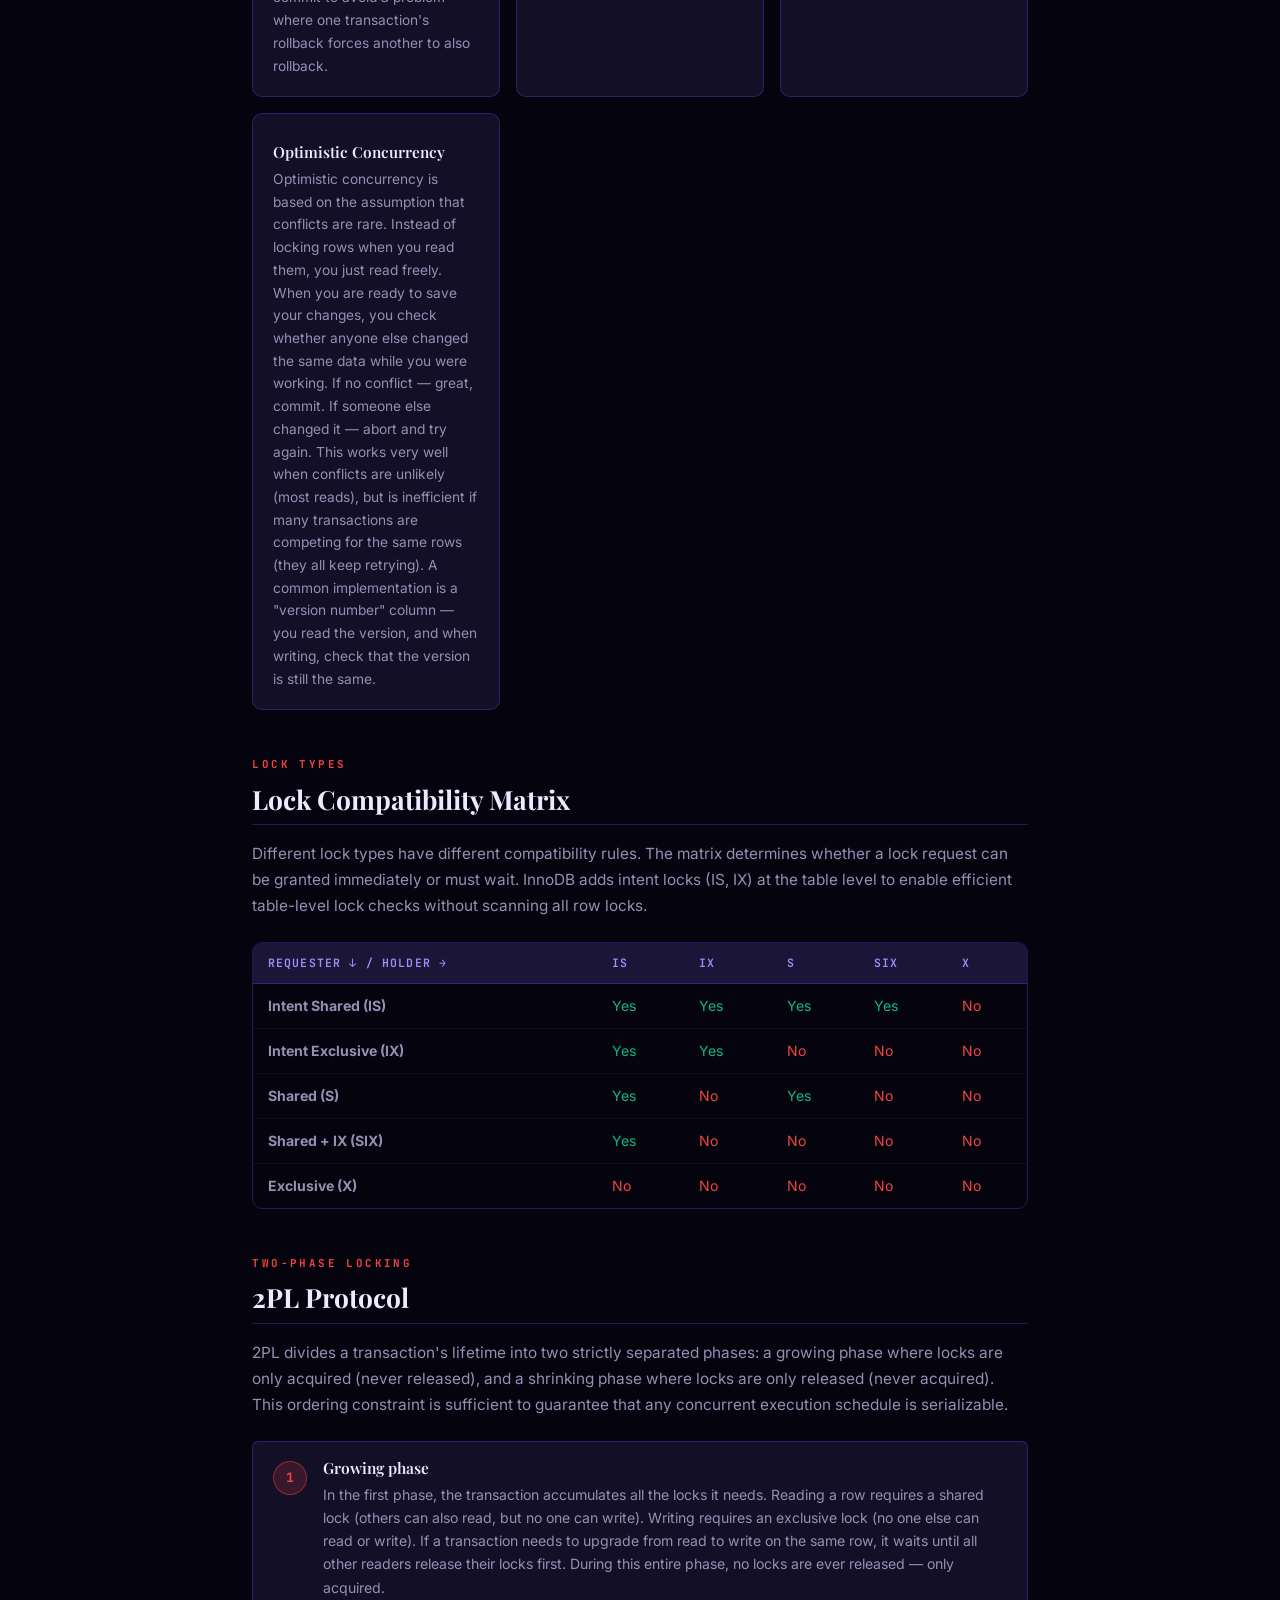
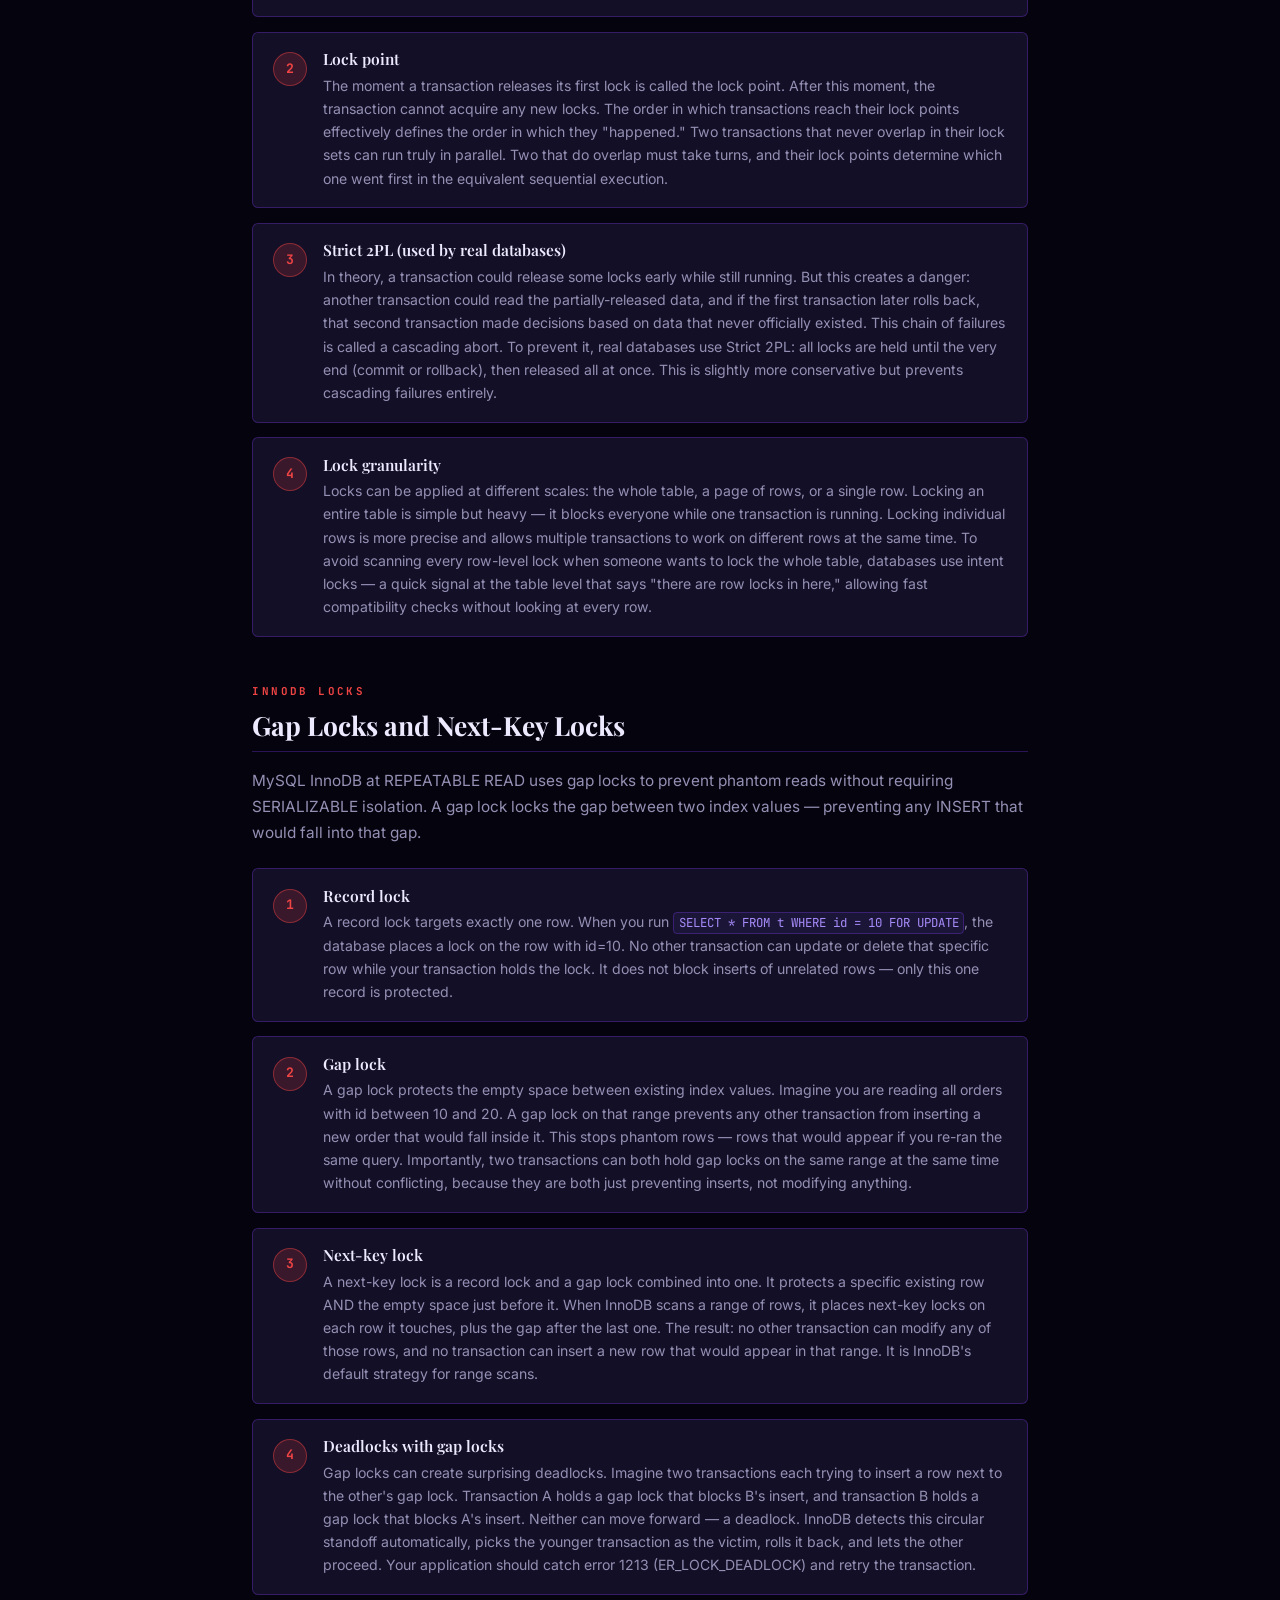
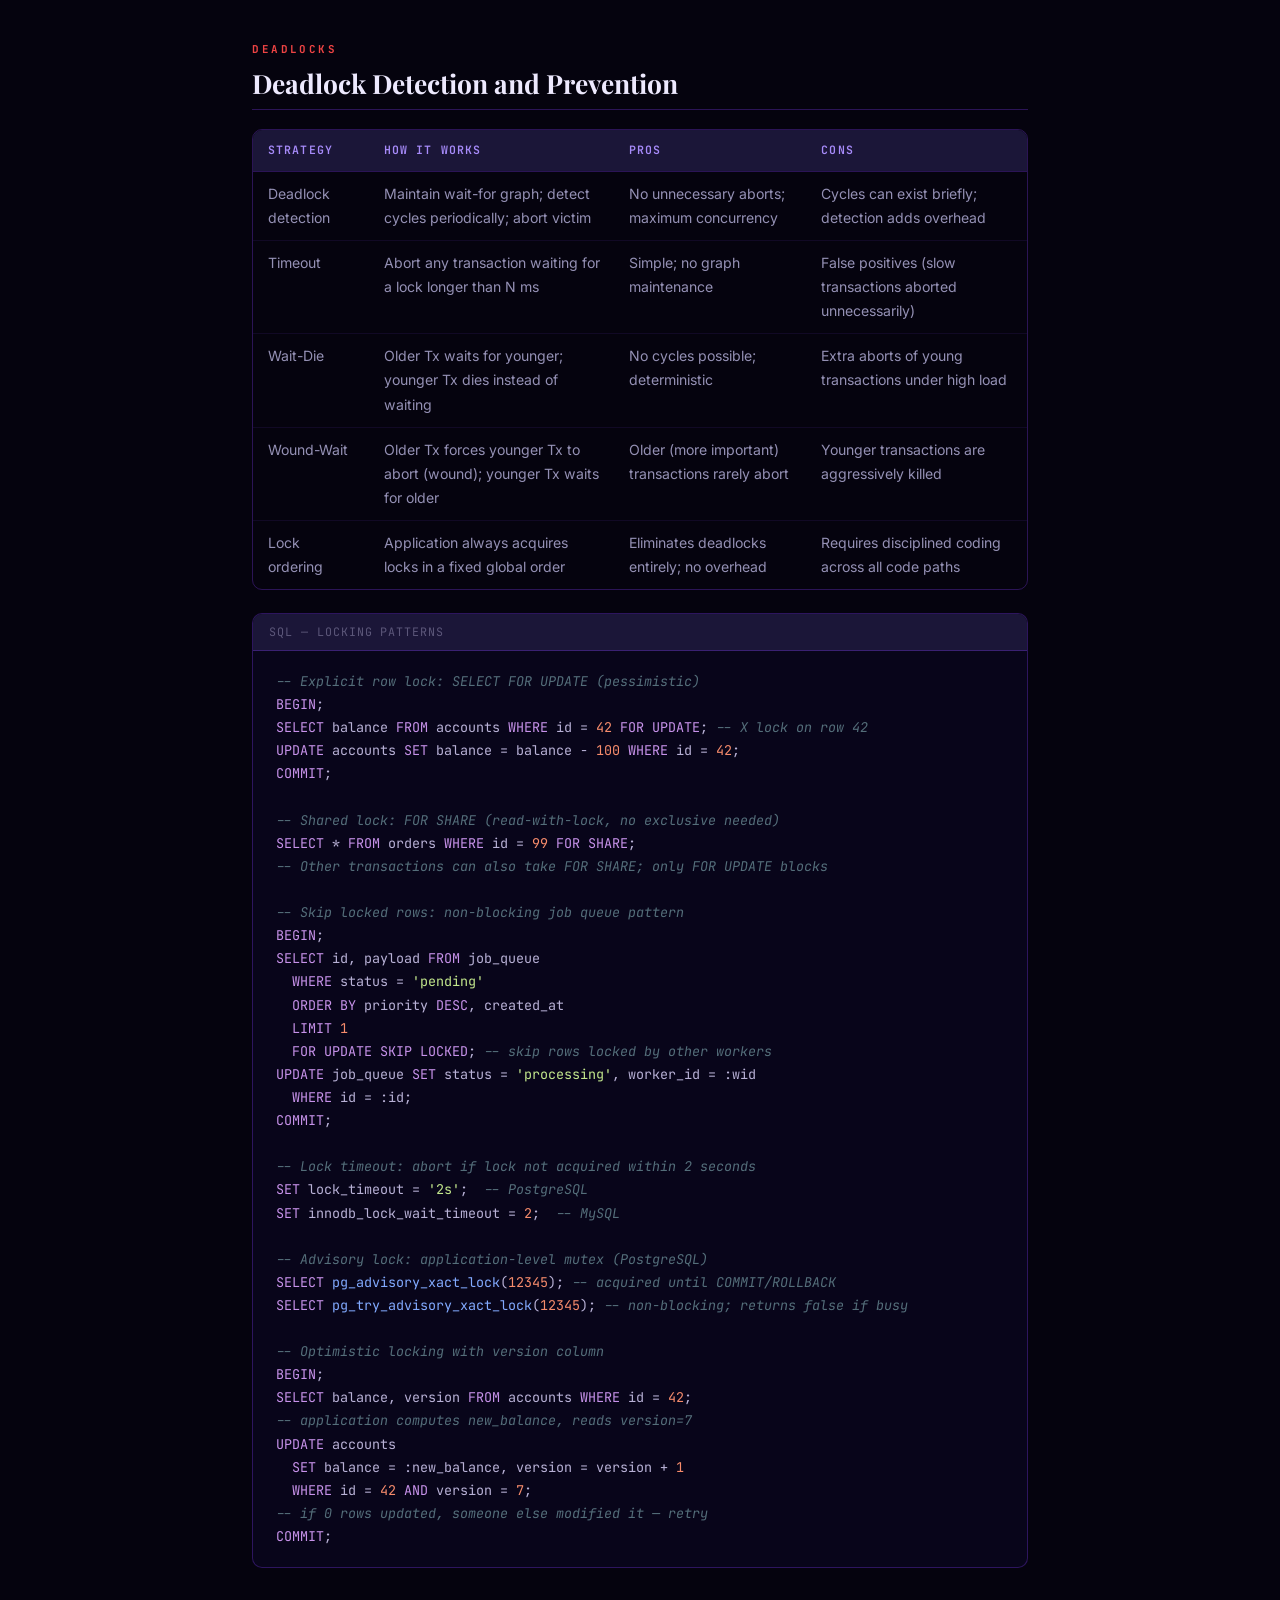
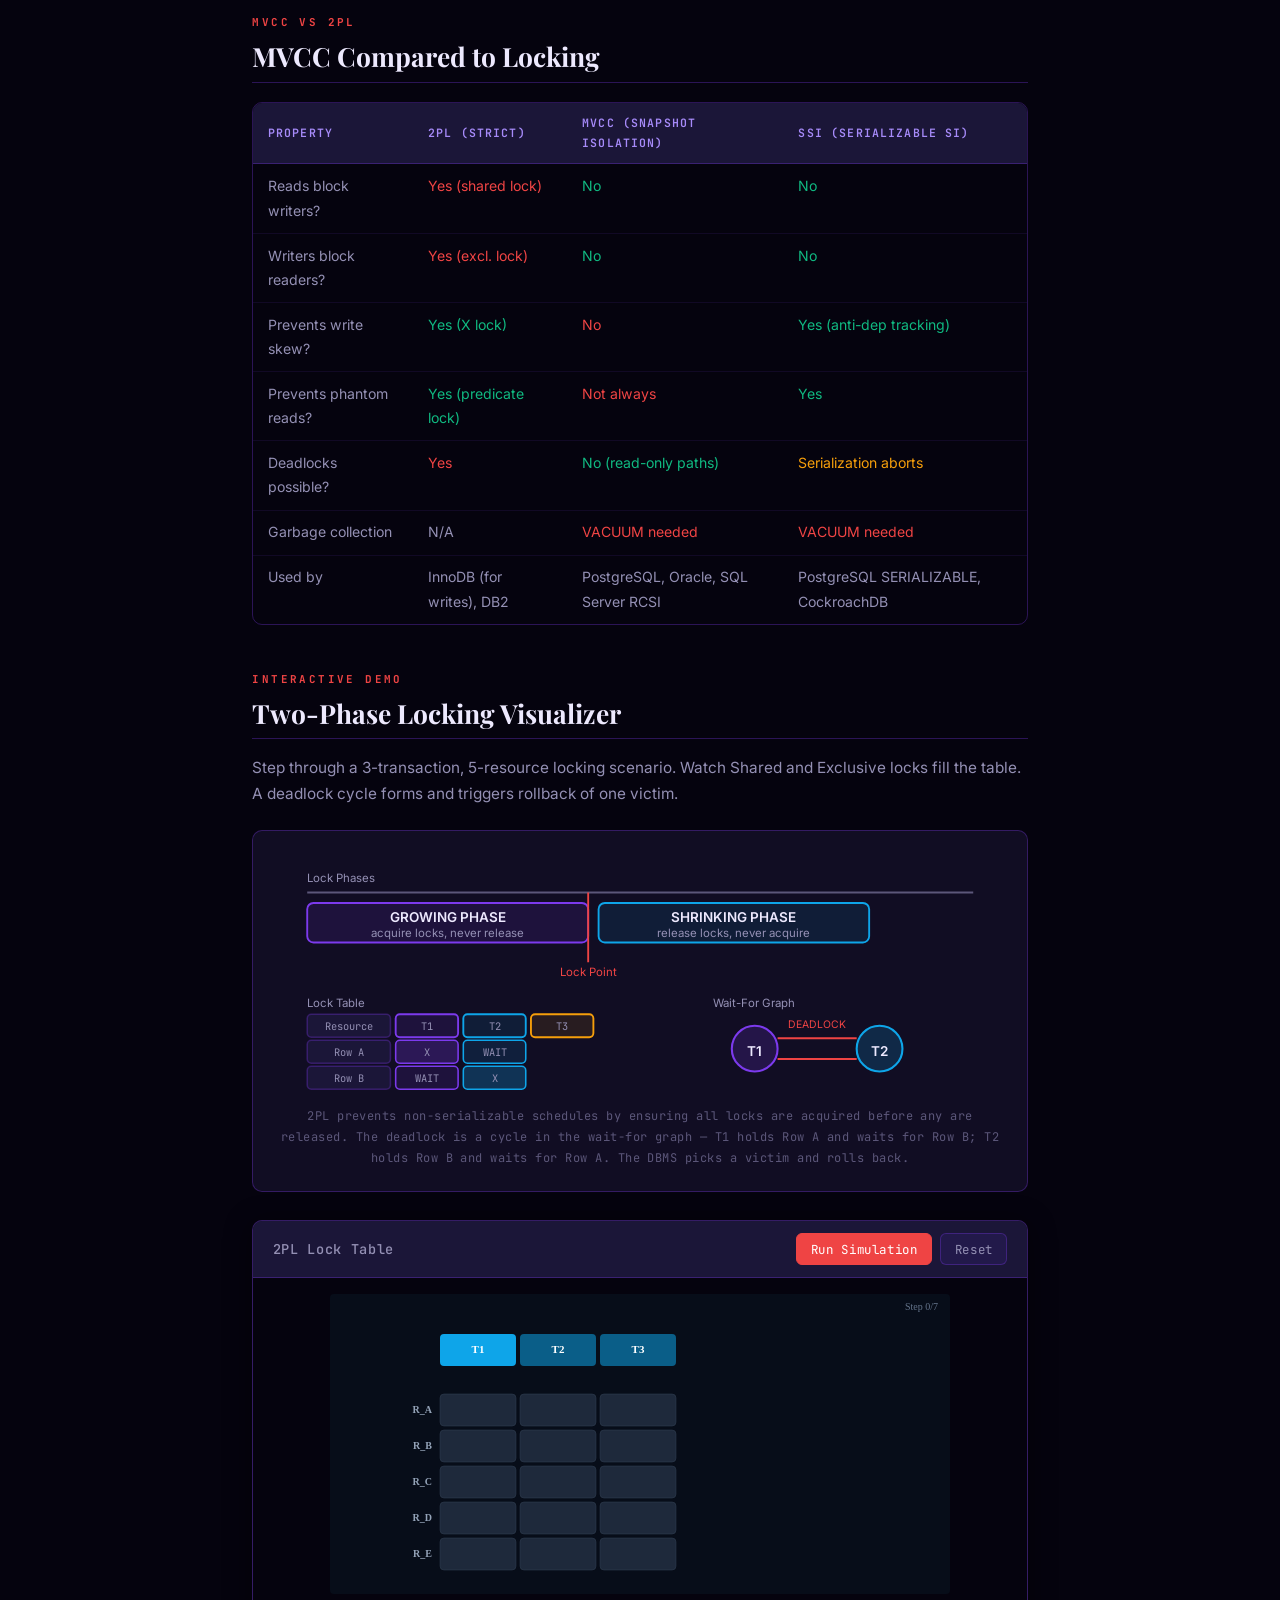
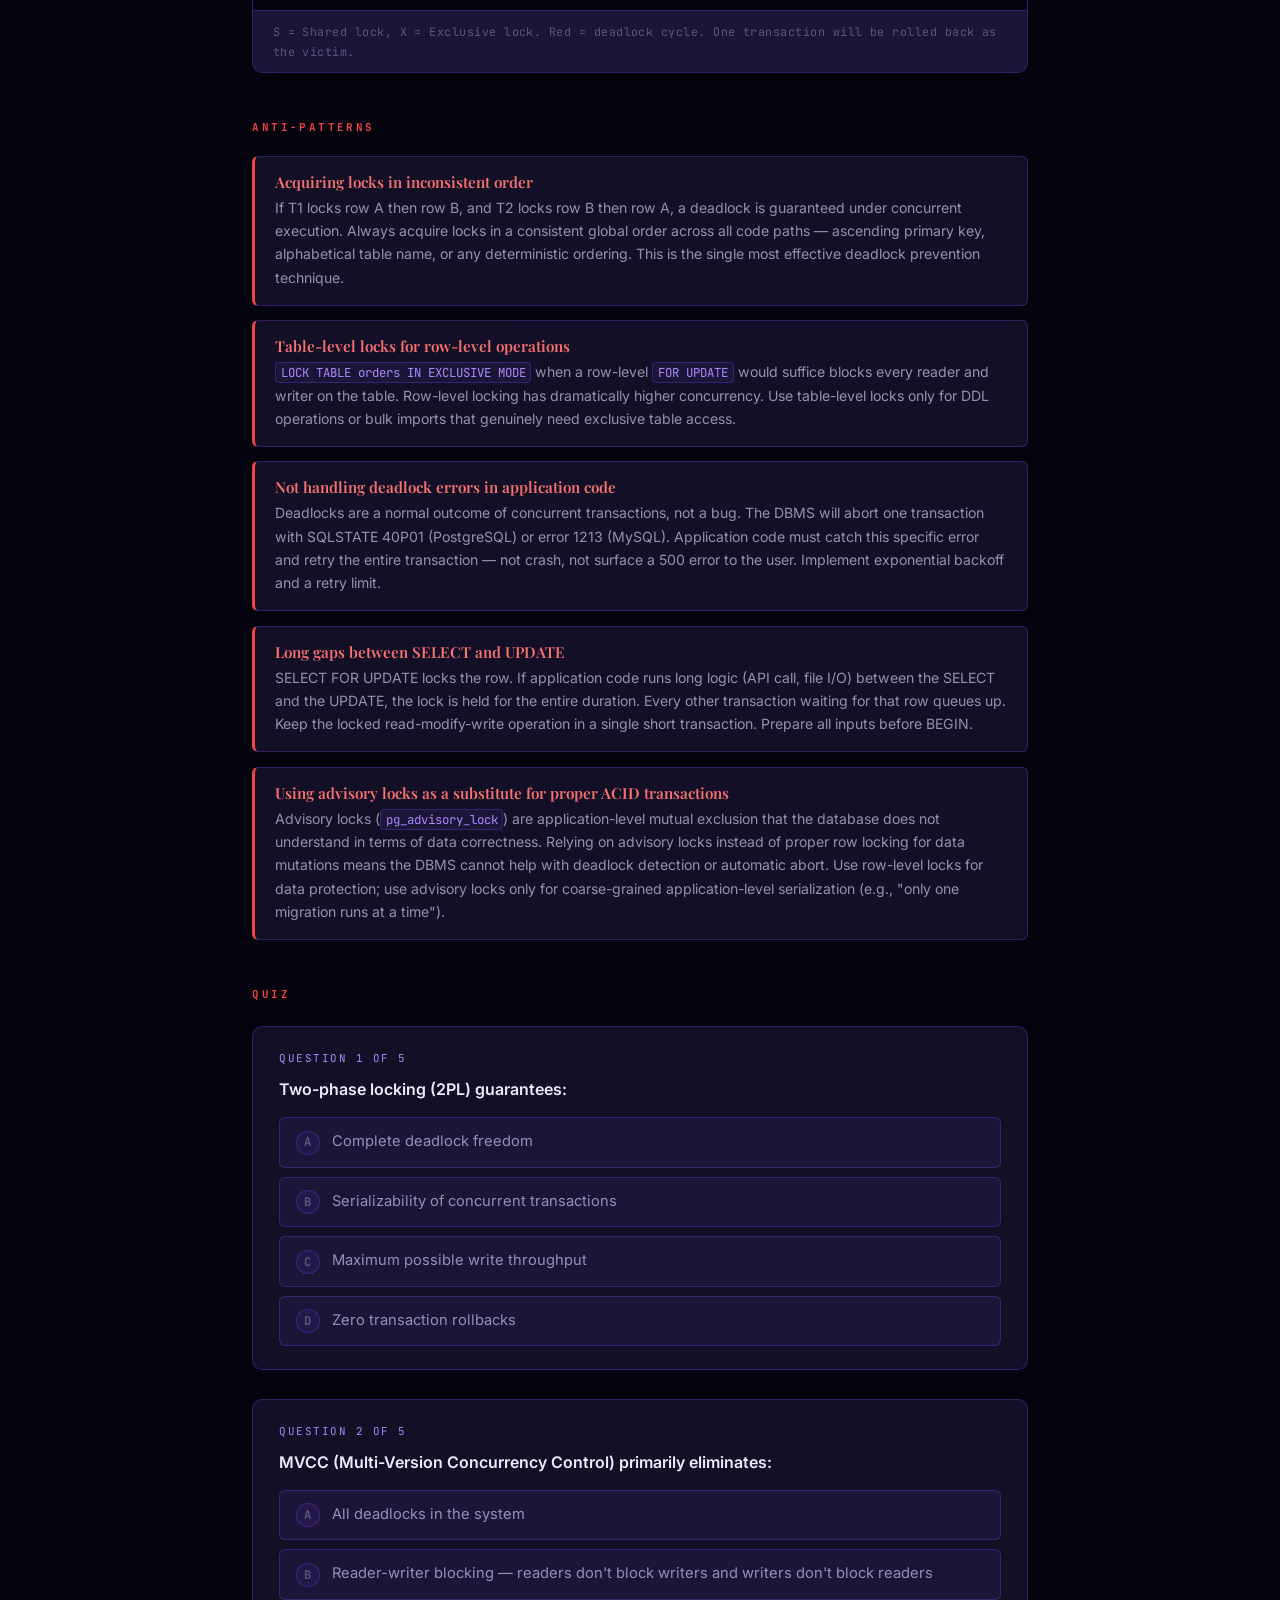
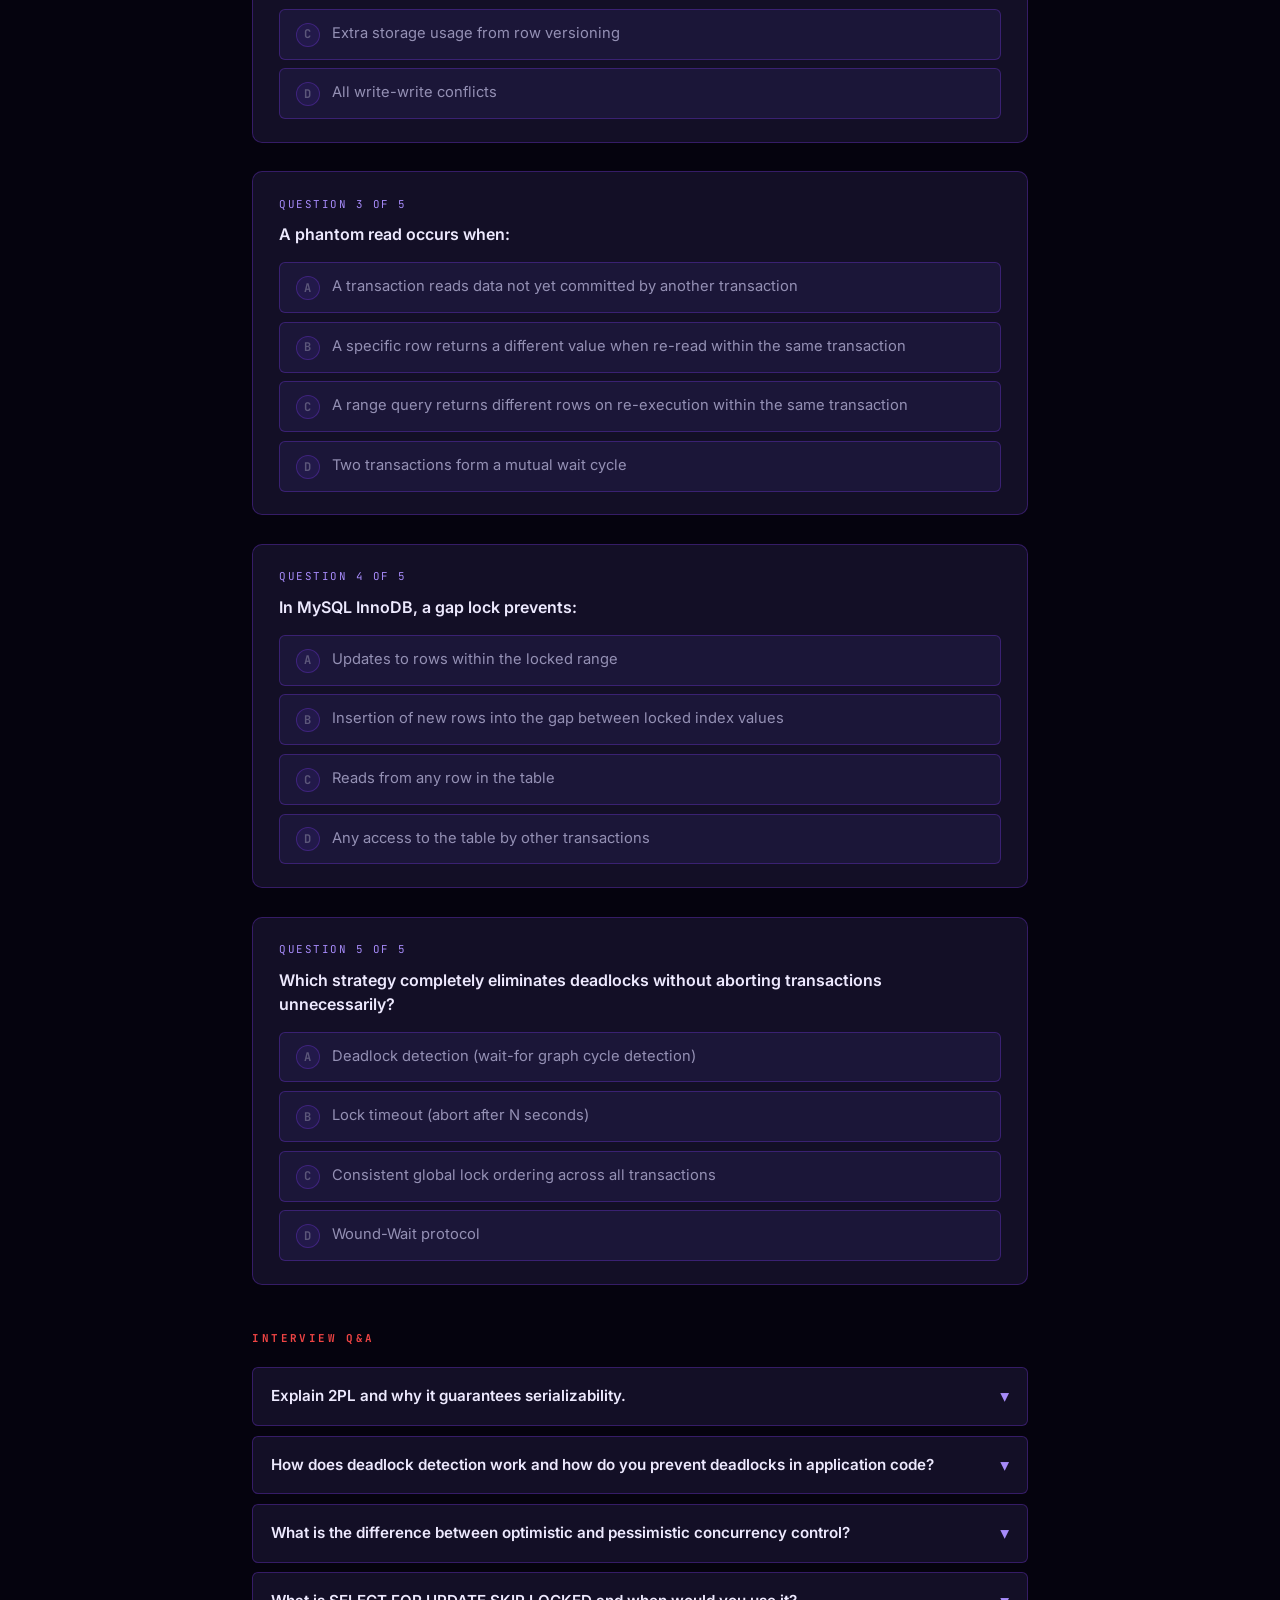
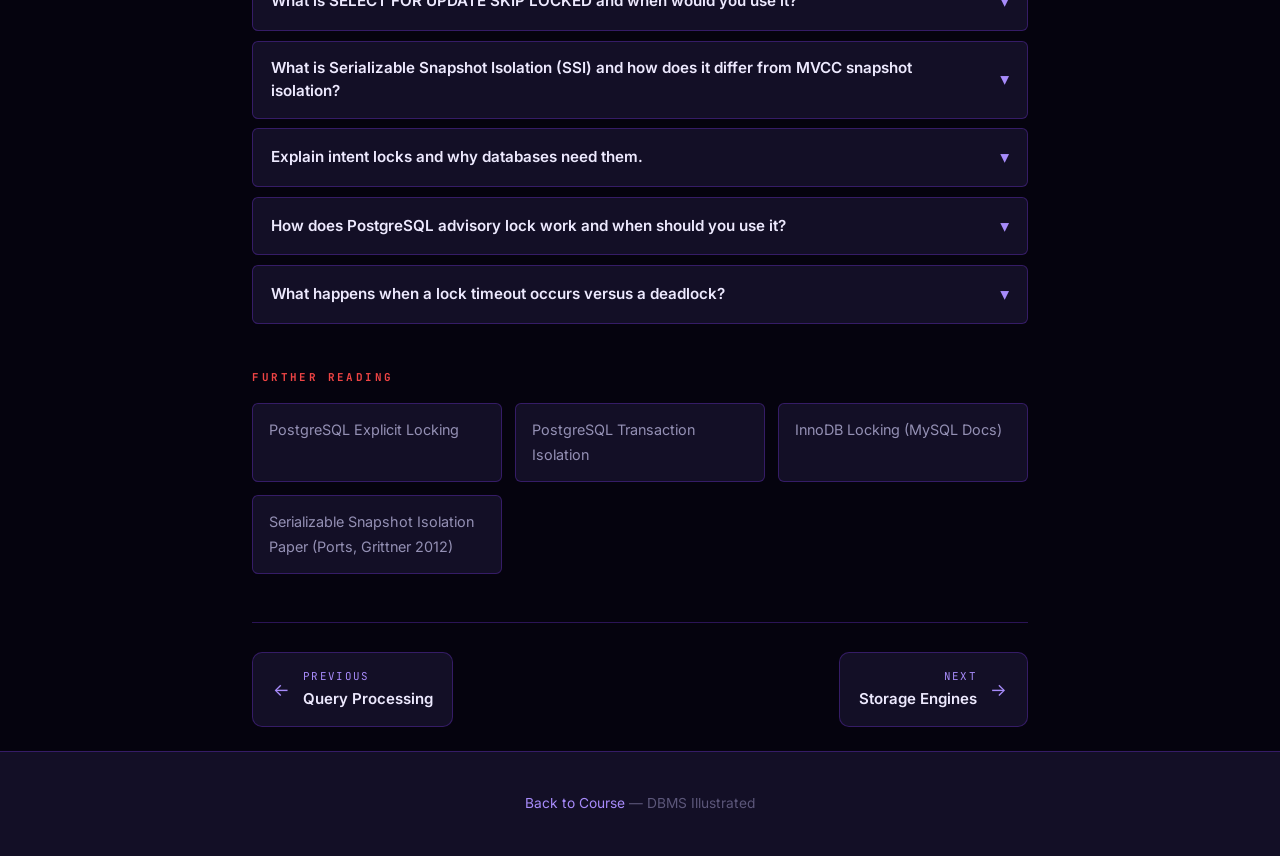
<file: topics/08-concurrency.html>
<!DOCTYPE html>
<html lang="en">
<head>
  <meta charset="UTF-8"><meta name="viewport" content="width=device-width, initial-scale=1.0">
  <script>try{var t=localStorage.getItem("dbms-theme")||"dark";document.documentElement.setAttribute("data-theme",t)}catch(e){document.documentElement.setAttribute("data-theme","dark")}</script>
  <title>Concurrency Control — DBMS Illustrated</title>
  <link rel="stylesheet" href="../css/style.css">
  <style>:root{--topic-color:var(--error)}</style>
</head>
<body>
<div class="reading-progress" id="reading-progress"></div>
<nav class="navbar">
  <div class="navbar-inner">
    <a class="navbar-brand" href="../index.html"><span class="brand-icon" style="color:var(--primary-soft)">&#9670;</span>DBMS Illustrated</a>
    <div class="navbar-links"><a href="../index.html#topics">All Topics</a></div>
    <div class="navbar-actions"><button class="btn-icon" id="theme-toggle" title="Toggle theme">&#9788;</button></div>
  </div>
</nav>

<div class="container">
  <div class="breadcrumb">
    <a href="../index.html">Home</a><span class="breadcrumb-sep">›</span>
    <a href="../index.html#topics">Course</a><span class="breadcrumb-sep">›</span>
    <span>Concurrency Control</span>
  </div>

  <div class="topic-header">
    <div class="topic-badge">Topic 08</div>
    <h1>Concurrency <span class="accent">Control</span></h1>
    <p class="subtitle">When thousands of users are reading and writing the same data at the same moment, how does the database keep everything correct? If two people try to buy the last item in stock at the same time, only one should succeed. This topic explains the strategies databases use to manage that safely — from simple locks to multi-version snapshots.</p>
    <div class="company-badges">
      <span class="badge">PostgreSQL MVCC</span><span class="badge">InnoDB 2PL</span>
      <span class="badge">Oracle</span><span class="badge">CockroachDB SSI</span><span class="badge">MySQL</span>
    </div>
  </div>

  <div class="at-a-glance reveal">
    <h3>At a Glance</h3>
    <ul>
      <li><strong>2PL (Two-Phase Locking)</strong> — a strategy where each transaction first collects all the locks it needs (growing phase), then releases them all at the end (shrinking phase). This strict discipline prevents transactions from interfering with each other in ways that would give incorrect results.</li>
      <li><strong>Shared lock (S)</strong> — multiple readers can hold shared locks on the same row simultaneously. <strong>Exclusive lock (X)</strong> — only one transaction can write; all others must wait. Intent locks are a shorthand signal at the table level so the database does not have to scan every row lock to check compatibility.</li>
      <li><strong>Deadlock</strong> — when two transactions are each waiting for the other's lock and neither can proceed. The database detects this circular wait, picks one transaction as the victim, rolls it back, and lets the other proceed. Your application needs to retry on this error.</li>
      <li><strong>MVCC</strong> — instead of using locks for reads, the database keeps multiple versions of each row. Readers always see a consistent snapshot from when their transaction started. Readers never block writers. Writers never block readers.</li>
      <li><strong>Gap locks</strong> (MySQL InnoDB) — a lock placed on the space between index values, not on any actual row. This prevents other transactions from inserting new rows into a range you are reading, which stops phantom rows from appearing.</li>
    </ul>
  </div>

  <!-- ── Core Concepts ──────────────────────────────────────── -->
  <div class="section-label">Core Concepts</div>
  <div class="mini-cards">
    <div class="mini-card">
      <div class="mini-card-icon"></div>
      <h4>Two-Phase Locking (2PL)</h4>
      <p>Two-Phase Locking is a set of rules that prevents concurrent transactions from producing incorrect results. Phase one (growing): the transaction acquires all the locks it needs — on every row it reads or writes. It never releases any locks during this phase. Phase two (shrinking): when the transaction is done with all its work, it releases all locks at once (on commit or rollback). This two-phase discipline guarantees that no two concurrent transactions can produce results that would be impossible in a sequential world. The version used in real databases holds all locks until commit to avoid a problem where one transaction's rollback forces another to also rollback.</p>
    </div>
    <div class="mini-card">
      <div class="mini-card-icon"></div>
      <h4>MVCC</h4>
      <p>Multi-Version Concurrency Control (MVCC) is the reason you can read data quickly on a busy database without waiting for writers to finish. Instead of locking a row when a writer updates it, the database keeps the old version for readers and creates a new version for the writer. A reader sees a consistent snapshot of the database from the moment their transaction started — even if other transactions are updating rows at the same time. Readers never block writers. Writers never block readers. PostgreSQL and Oracle use MVCC for all reads — no read locks needed.</p>
    </div>
    <div class="mini-card">
      <div class="mini-card-icon"></div>
      <h4>Deadlock</h4>
      <p>Imagine Transaction A is holding the lock on Row 1 and waiting for Row 2. At the same time, Transaction B is holding the lock on Row 2 and waiting for Row 1. Both are stuck waiting for each other — forever. This is a deadlock. The database detects it by checking for these circular waits. When found, it picks one transaction as the "victim," rolls it back (freeing its locks), and lets the other proceed. This is a normal occurrence in a busy database — your application code needs to catch the deadlock error and retry the transaction.</p>
    </div>
    <div class="mini-card">
      <div class="mini-card-icon"></div>
      <h4>Optimistic Concurrency</h4>
      <p>Optimistic concurrency is based on the assumption that conflicts are rare. Instead of locking rows when you read them, you just read freely. When you are ready to save your changes, you check whether anyone else changed the same data while you were working. If no conflict — great, commit. If someone else changed it — abort and try again. This works very well when conflicts are unlikely (most reads), but is inefficient if many transactions are competing for the same rows (they all keep retrying). A common implementation is a "version number" column — you read the version, and when writing, check that the version is still the same.</p>
    </div>
  </div>

  <!-- ── Lock Compatibility ──────────────────────────────────── -->
  <div class="section-label">Lock Types</div>
  <h2 class="section-title">Lock Compatibility Matrix</h2>
  <p class="section-desc">Different lock types have different compatibility rules. The matrix determines whether a lock request can be granted immediately or must wait. InnoDB adds intent locks (IS, IX) at the table level to enable efficient table-level lock checks without scanning all row locks.</p>

  <div class="table-wrap">
    <table class="compare-table">
      <thead>
        <tr><th>Requester &#8595; / Holder &#8594;</th><th>IS</th><th>IX</th><th>S</th><th>SIX</th><th>X</th></tr>
      </thead>
      <tbody>
        <tr><td><strong>Intent Shared (IS)</strong></td><td style="color:#10B981">Yes</td><td style="color:#10B981">Yes</td><td style="color:#10B981">Yes</td><td style="color:#10B981">Yes</td><td style="color:#EF4444">No</td></tr>
        <tr><td><strong>Intent Exclusive (IX)</strong></td><td style="color:#10B981">Yes</td><td style="color:#10B981">Yes</td><td style="color:#EF4444">No</td><td style="color:#EF4444">No</td><td style="color:#EF4444">No</td></tr>
        <tr><td><strong>Shared (S)</strong></td><td style="color:#10B981">Yes</td><td style="color:#EF4444">No</td><td style="color:#10B981">Yes</td><td style="color:#EF4444">No</td><td style="color:#EF4444">No</td></tr>
        <tr><td><strong>Shared + IX (SIX)</strong></td><td style="color:#10B981">Yes</td><td style="color:#EF4444">No</td><td style="color:#EF4444">No</td><td style="color:#EF4444">No</td><td style="color:#EF4444">No</td></tr>
        <tr><td><strong>Exclusive (X)</strong></td><td style="color:#EF4444">No</td><td style="color:#EF4444">No</td><td style="color:#EF4444">No</td><td style="color:#EF4444">No</td><td style="color:#EF4444">No</td></tr>
      </tbody>
    </table>
  </div>

  <!-- ── Two-Phase Locking ──────────────────────────────────── -->
  <div class="section-label">Two-Phase Locking</div>
  <h2 class="section-title">2PL Protocol</h2>
  <p class="section-desc">2PL divides a transaction's lifetime into two strictly separated phases: a growing phase where locks are only acquired (never released), and a shrinking phase where locks are only released (never acquired). This ordering constraint is sufficient to guarantee that any concurrent execution schedule is serializable.</p>

  <div class="steps">
    <div class="step-item">
      <div class="step-num">1</div>
      <div>
        <h4>Growing phase</h4>
        <p>In the first phase, the transaction accumulates all the locks it needs. Reading a row requires a shared lock (others can also read, but no one can write). Writing requires an exclusive lock (no one else can read or write). If a transaction needs to upgrade from read to write on the same row, it waits until all other readers release their locks first. During this entire phase, no locks are ever released — only acquired.</p>
      </div>
    </div>
    <div class="step-item">
      <div class="step-num">2</div>
      <div>
        <h4>Lock point</h4>
        <p>The moment a transaction releases its first lock is called the lock point. After this moment, the transaction cannot acquire any new locks. The order in which transactions reach their lock points effectively defines the order in which they "happened." Two transactions that never overlap in their lock sets can run truly in parallel. Two that do overlap must take turns, and their lock points determine which one went first in the equivalent sequential execution.</p>
      </div>
    </div>
    <div class="step-item">
      <div class="step-num">3</div>
      <div>
        <h4>Strict 2PL (used by real databases)</h4>
        <p>In theory, a transaction could release some locks early while still running. But this creates a danger: another transaction could read the partially-released data, and if the first transaction later rolls back, that second transaction made decisions based on data that never officially existed. This chain of failures is called a cascading abort. To prevent it, real databases use Strict 2PL: all locks are held until the very end (commit or rollback), then released all at once. This is slightly more conservative but prevents cascading failures entirely.</p>
      </div>
    </div>
    <div class="step-item">
      <div class="step-num">4</div>
      <div>
        <h4>Lock granularity</h4>
        <p>Locks can be applied at different scales: the whole table, a page of rows, or a single row. Locking an entire table is simple but heavy — it blocks everyone while one transaction is running. Locking individual rows is more precise and allows multiple transactions to work on different rows at the same time. To avoid scanning every row-level lock when someone wants to lock the whole table, databases use intent locks — a quick signal at the table level that says "there are row locks in here," allowing fast compatibility checks without looking at every row.</p>
      </div>
    </div>
  </div>

  <!-- ── Gap and Next-Key Locks ─────────────────────────────── -->
  <div class="section-label">InnoDB Locks</div>
  <h2 class="section-title">Gap Locks and Next-Key Locks</h2>
  <p class="section-desc">MySQL InnoDB at REPEATABLE READ uses gap locks to prevent phantom reads without requiring SERIALIZABLE isolation. A gap lock locks the gap between two index values — preventing any INSERT that would fall into that gap.</p>

  <div class="steps">
    <div class="step-item">
      <div class="step-num">1</div>
      <div>
        <h4>Record lock</h4>
        <p>A record lock targets exactly one row. When you run <code>SELECT * FROM t WHERE id = 10 FOR UPDATE</code>, the database places a lock on the row with id=10. No other transaction can update or delete that specific row while your transaction holds the lock. It does not block inserts of unrelated rows — only this one record is protected.</p>
      </div>
    </div>
    <div class="step-item">
      <div class="step-num">2</div>
      <div>
        <h4>Gap lock</h4>
        <p>A gap lock protects the empty space between existing index values. Imagine you are reading all orders with id between 10 and 20. A gap lock on that range prevents any other transaction from inserting a new order that would fall inside it. This stops phantom rows — rows that would appear if you re-ran the same query. Importantly, two transactions can both hold gap locks on the same range at the same time without conflicting, because they are both just preventing inserts, not modifying anything.</p>
      </div>
    </div>
    <div class="step-item">
      <div class="step-num">3</div>
      <div>
        <h4>Next-key lock</h4>
        <p>A next-key lock is a record lock and a gap lock combined into one. It protects a specific existing row AND the empty space just before it. When InnoDB scans a range of rows, it places next-key locks on each row it touches, plus the gap after the last one. The result: no other transaction can modify any of those rows, and no transaction can insert a new row that would appear in that range. It is InnoDB's default strategy for range scans.</p>
      </div>
    </div>
    <div class="step-item">
      <div class="step-num">4</div>
      <div>
        <h4>Deadlocks with gap locks</h4>
        <p>Gap locks can create surprising deadlocks. Imagine two transactions each trying to insert a row next to the other's gap lock. Transaction A holds a gap lock that blocks B's insert, and transaction B holds a gap lock that blocks A's insert. Neither can move forward — a deadlock. InnoDB detects this circular standoff automatically, picks the younger transaction as the victim, rolls it back, and lets the other proceed. Your application should catch error 1213 (ER_LOCK_DEADLOCK) and retry the transaction.</p>
      </div>
    </div>
  </div>

  <!-- ── Deadlock Handling ──────────────────────────────────── -->
  <div class="section-label">Deadlocks</div>
  <h2 class="section-title">Deadlock Detection and Prevention</h2>

  <div class="table-wrap">
    <table class="compare-table">
      <thead>
        <tr><th>Strategy</th><th>How It Works</th><th>Pros</th><th>Cons</th></tr>
      </thead>
      <tbody>
        <tr><td>Deadlock detection</td><td>Maintain wait-for graph; detect cycles periodically; abort victim</td><td>No unnecessary aborts; maximum concurrency</td><td>Cycles can exist briefly; detection adds overhead</td></tr>
        <tr><td>Timeout</td><td>Abort any transaction waiting for a lock longer than N ms</td><td>Simple; no graph maintenance</td><td>False positives (slow transactions aborted unnecessarily)</td></tr>
        <tr><td>Wait-Die</td><td>Older Tx waits for younger; younger Tx dies instead of waiting</td><td>No cycles possible; deterministic</td><td>Extra aborts of young transactions under high load</td></tr>
        <tr><td>Wound-Wait</td><td>Older Tx forces younger Tx to abort (wound); younger Tx waits for older</td><td>Older (more important) transactions rarely abort</td><td>Younger transactions are aggressively killed</td></tr>
        <tr><td>Lock ordering</td><td>Application always acquires locks in a fixed global order</td><td>Eliminates deadlocks entirely; no overhead</td><td>Requires disciplined coding across all code paths</td></tr>
      </tbody>
    </table>
  </div>

  <!-- ── Code Block ─────────────────────────────────────────── -->
  <div class="code-block">
    <div class="cb-header"><span class="cb-lang">SQL — Locking Patterns</span></div>
    <pre><span class="cmt">-- Explicit row lock: SELECT FOR UPDATE (pessimistic)</span>
<span class="kw">BEGIN</span>;
<span class="kw">SELECT</span> balance <span class="kw">FROM</span> accounts <span class="kw">WHERE</span> id = <span class="num">42</span> <span class="kw">FOR UPDATE</span>; <span class="cmt">-- X lock on row 42</span>
<span class="kw">UPDATE</span> accounts <span class="kw">SET</span> balance = balance - <span class="num">100</span> <span class="kw">WHERE</span> id = <span class="num">42</span>;
<span class="kw">COMMIT</span>;

<span class="cmt">-- Shared lock: FOR SHARE (read-with-lock, no exclusive needed)</span>
<span class="kw">SELECT</span> * <span class="kw">FROM</span> orders <span class="kw">WHERE</span> id = <span class="num">99</span> <span class="kw">FOR SHARE</span>;
<span class="cmt">-- Other transactions can also take FOR SHARE; only FOR UPDATE blocks</span>

<span class="cmt">-- Skip locked rows: non-blocking job queue pattern</span>
<span class="kw">BEGIN</span>;
<span class="kw">SELECT</span> id, payload <span class="kw">FROM</span> job_queue
  <span class="kw">WHERE</span> status = <span class="str">'pending'</span>
  <span class="kw">ORDER BY</span> priority <span class="kw">DESC</span>, created_at
  <span class="kw">LIMIT</span> <span class="num">1</span>
  <span class="kw">FOR UPDATE SKIP LOCKED</span>; <span class="cmt">-- skip rows locked by other workers</span>
<span class="kw">UPDATE</span> job_queue <span class="kw">SET</span> status = <span class="str">'processing'</span>, worker_id = :wid
  <span class="kw">WHERE</span> id = :id;
<span class="kw">COMMIT</span>;

<span class="cmt">-- Lock timeout: abort if lock not acquired within 2 seconds</span>
<span class="kw">SET</span> lock_timeout = <span class="str">'2s'</span>;  <span class="cmt">-- PostgreSQL</span>
<span class="kw">SET</span> innodb_lock_wait_timeout = <span class="num">2</span>;  <span class="cmt">-- MySQL</span>

<span class="cmt">-- Advisory lock: application-level mutex (PostgreSQL)</span>
<span class="kw">SELECT</span> <span class="fn">pg_advisory_xact_lock</span>(<span class="num">12345</span>); <span class="cmt">-- acquired until COMMIT/ROLLBACK</span>
<span class="kw">SELECT</span> <span class="fn">pg_try_advisory_xact_lock</span>(<span class="num">12345</span>); <span class="cmt">-- non-blocking; returns false if busy</span>

<span class="cmt">-- Optimistic locking with version column</span>
<span class="kw">BEGIN</span>;
<span class="kw">SELECT</span> balance, version <span class="kw">FROM</span> accounts <span class="kw">WHERE</span> id = <span class="num">42</span>;
<span class="cmt">-- application computes new_balance, reads version=7</span>
<span class="kw">UPDATE</span> accounts
  <span class="kw">SET</span> balance = :new_balance, version = version + <span class="num">1</span>
  <span class="kw">WHERE</span> id = <span class="num">42</span> <span class="kw">AND</span> version = <span class="num">7</span>;
<span class="cmt">-- if 0 rows updated, someone else modified it — retry</span>
<span class="kw">COMMIT</span>;</pre>
  </div>

  <!-- ── MVCC vs 2PL ────────────────────────────────────────── -->
  <div class="section-label">MVCC vs 2PL</div>
  <h2 class="section-title">MVCC Compared to Locking</h2>

  <div class="table-wrap">
    <table class="compare-table">
      <thead>
        <tr><th>Property</th><th>2PL (Strict)</th><th>MVCC (Snapshot Isolation)</th><th>SSI (Serializable SI)</th></tr>
      </thead>
      <tbody>
        <tr><td>Reads block writers?</td><td style="color:#EF4444">Yes (shared lock)</td><td style="color:#10B981">No</td><td style="color:#10B981">No</td></tr>
        <tr><td>Writers block readers?</td><td style="color:#EF4444">Yes (excl. lock)</td><td style="color:#10B981">No</td><td style="color:#10B981">No</td></tr>
        <tr><td>Prevents write skew?</td><td style="color:#10B981">Yes (X lock)</td><td style="color:#EF4444">No</td><td style="color:#10B981">Yes (anti-dep tracking)</td></tr>
        <tr><td>Prevents phantom reads?</td><td style="color:#10B981">Yes (predicate lock)</td><td style="color:#EF4444">Not always</td><td style="color:#10B981">Yes</td></tr>
        <tr><td>Deadlocks possible?</td><td style="color:#EF4444">Yes</td><td style="color:#10B981">No (read-only paths)</td><td style="color:#F59E0B">Serialization aborts</td></tr>
        <tr><td>Garbage collection</td><td>N/A</td><td style="color:#EF4444">VACUUM needed</td><td style="color:#EF4444">VACUUM needed</td></tr>
        <tr><td>Used by</td><td>InnoDB (for writes), DB2</td><td>PostgreSQL, Oracle, SQL Server RCSI</td><td>PostgreSQL SERIALIZABLE, CockroachDB</td></tr>
      </tbody>
    </table>
  </div>

  <!-- ── Interactive Demo ───────────────────────────────────── -->
  <div class="section-label">Interactive Demo</div>
  <h2 class="section-title">Two-Phase Locking Visualizer</h2>
  <p class="section-desc">Step through a 3-transaction, 5-resource locking scenario. Watch Shared and Exclusive locks fill the table. A deadlock cycle forms and triggers rollback of one victim.</p>

  <div class="diagram-box">
    <svg viewBox="0 0 700 230" role="img" aria-label="Two-phase locking: growing phase, shrinking phase, and deadlock wait-for graph">
      <!-- Phase timeline -->
      <text x="30"  y="28" class="svg-soft">Lock Phases</text>
      <line x1="30"  y1="38" x2="670" y2="38" class="svg-line"/>
      <!-- Growing phase -->
      <rect x="30"  y="48" width="270" height="38" rx="6" class="svg-box-p"/>
      <text x="165" y="66"  text-anchor="middle" class="svg-label">GROWING PHASE</text>
      <text x="165" y="81"  text-anchor="middle" class="svg-soft">acquire locks, never release</text>
      <!-- Lock point -->
      <line x1="300" y1="38" x2="300" y2="105" class="svg-line" style="stroke:#EF4444"/>
      <text x="300" y="118" text-anchor="middle" class="svg-soft" style="fill:#EF4444">Lock Point</text>
      <!-- Shrinking phase -->
      <rect x="310" y="48" width="260" height="38" rx="6" class="svg-box-c"/>
      <text x="440" y="66"  text-anchor="middle" class="svg-label">SHRINKING PHASE</text>
      <text x="440" y="81"  text-anchor="middle" class="svg-soft">release locks, never acquire</text>
      <!-- Lock table -->
      <text x="30"  y="148" class="svg-soft">Lock Table</text>
      <rect x="30"  y="155" width="80"  height="22" rx="4" class="svg-box"/>
      <text x="70"  y="170" text-anchor="middle" class="svg-mono" style="font-size:10px">Resource</text>
      <rect x="115" y="155" width="60"  height="22" rx="4" class="svg-box-p"/>
      <text x="145" y="170" text-anchor="middle" class="svg-mono" style="font-size:10px">T1</text>
      <rect x="180" y="155" width="60"  height="22" rx="4" class="svg-box-c"/>
      <text x="210" y="170" text-anchor="middle" class="svg-mono" style="font-size:10px">T2</text>
      <rect x="245" y="155" width="60"  height="22" rx="4" class="svg-box-a"/>
      <text x="275" y="170" text-anchor="middle" class="svg-mono" style="font-size:10px">T3</text>
      <!-- Rows -->
      <rect x="30"  y="180" width="80"  height="22" rx="4" class="svg-box"/><text x="70"  y="195" text-anchor="middle" class="svg-mono" style="font-size:10px">Row A</text>
      <rect x="115" y="180" width="60"  height="22" rx="4" style="fill:rgba(124,58,237,0.25);stroke:#7C3AED;stroke-width:1.5;rx:4"/><text x="145" y="195" text-anchor="middle" class="svg-mono" style="font-size:10px">X</text>
      <rect x="180" y="180" width="60"  height="22" rx="4" style="fill:rgba(14,165,233,0.12);stroke:#0EA5E9;stroke-width:1.5;rx:4"/><text x="210" y="195" text-anchor="middle" class="svg-mono" style="font-size:10px">WAIT</text>
      <rect x="30"  y="205" width="80"  height="22" rx="4" class="svg-box"/><text x="70"  y="220" text-anchor="middle" class="svg-mono" style="font-size:10px">Row B</text>
      <rect x="180" y="205" width="60"  height="22" rx="4" style="fill:rgba(14,165,233,0.25);stroke:#0EA5E9;stroke-width:1.5;rx:4"/><text x="210" y="220" text-anchor="middle" class="svg-mono" style="font-size:10px">X</text>
      <rect x="115" y="205" width="60"  height="22" rx="4" style="fill:rgba(124,58,237,0.12);stroke:#7C3AED;stroke-width:1.5;rx:4"/><text x="145" y="220" text-anchor="middle" class="svg-mono" style="font-size:10px">WAIT</text>
      <!-- Wait-for graph -->
      <text x="420" y="148" class="svg-soft">Wait-For Graph</text>
      <circle cx="460" cy="188" r="22" style="fill:rgba(124,58,237,0.18);stroke:#7C3AED;stroke-width:2"/>
      <text x="460" cy="192" text-anchor="middle" dominant-baseline="middle" class="svg-label" y="192">T1</text>
      <circle cx="580" cy="188" r="22" style="fill:rgba(14,165,233,0.18);stroke:#0EA5E9;stroke-width:2"/>
      <text x="580" text-anchor="middle" dominant-baseline="middle" class="svg-label" y="192">T2</text>
      <line x1="482" y1="178" x2="558" y2="178" class="svg-line" style="stroke:#EF4444"/>
      <line x1="558" y1="198" x2="482" y2="198" class="svg-line" style="stroke:#EF4444"/>
      <text x="520" y="168" text-anchor="middle" class="svg-soft" style="fill:#EF4444;font-size:10px">DEADLOCK</text>
      <!-- Packets -->
      <circle class="pkt" cx="115" cy="190" r="5" fill="#7C3AED"/>
      <circle class="pkt" cx="180" cy="216" r="5" fill="#0EA5E9"/>
    </svg>
    <p class="diagram-caption">2PL prevents non-serializable schedules by ensuring all locks are acquired before any are released. The deadlock is a cycle in the wait-for graph — T1 holds Row A and waits for Row B; T2 holds Row B and waits for Row A. The DBMS picks a victim and rolls back.</p>
  </div>

  <div class="demo-section" id="demo-concurrency">
    <div class="demo-header">
      <h3>2PL Lock Table</h3>
      <div class="demo-controls">
        <button class="demo-btn" data-action="run-2pl" style="background:var(--topic-color);color:#fff;border-color:var(--topic-color)">Run Simulation</button>
        <button class="demo-btn" data-action="reset-2pl">Reset</button>
      </div>
    </div>
    <div class="demo-canvas-wrap"></div>
    <div class="demo-hint">S = Shared lock, X = Exclusive lock. Red = deadlock cycle. One transaction will be rolled back as the victim.</div>
  </div>

  <!-- ── Anti-patterns ──────────────────────────────────────── -->
  <div class="section-label">Anti-patterns</div>
  <div class="antipatterns">
    <div class="antipattern">
      <h4>Acquiring locks in inconsistent order</h4>
      <p>If T1 locks row A then row B, and T2 locks row B then row A, a deadlock is guaranteed under concurrent execution. Always acquire locks in a consistent global order across all code paths — ascending primary key, alphabetical table name, or any deterministic ordering. This is the single most effective deadlock prevention technique.</p>
    </div>
    <div class="antipattern">
      <h4>Table-level locks for row-level operations</h4>
      <p><code>LOCK TABLE orders IN EXCLUSIVE MODE</code> when a row-level <code>FOR UPDATE</code> would suffice blocks every reader and writer on the table. Row-level locking has dramatically higher concurrency. Use table-level locks only for DDL operations or bulk imports that genuinely need exclusive table access.</p>
    </div>
    <div class="antipattern">
      <h4>Not handling deadlock errors in application code</h4>
      <p>Deadlocks are a normal outcome of concurrent transactions, not a bug. The DBMS will abort one transaction with SQLSTATE 40P01 (PostgreSQL) or error 1213 (MySQL). Application code must catch this specific error and retry the entire transaction — not crash, not surface a 500 error to the user. Implement exponential backoff and a retry limit.</p>
    </div>
    <div class="antipattern">
      <h4>Long gaps between SELECT and UPDATE</h4>
      <p>SELECT FOR UPDATE locks the row. If application code runs long logic (API call, file I/O) between the SELECT and the UPDATE, the lock is held for the entire duration. Every other transaction waiting for that row queues up. Keep the locked read-modify-write operation in a single short transaction. Prepare all inputs before BEGIN.</p>
    </div>
    <div class="antipattern">
      <h4>Using advisory locks as a substitute for proper ACID transactions</h4>
      <p>Advisory locks (<code>pg_advisory_lock</code>) are application-level mutual exclusion that the database does not understand in terms of data correctness. Relying on advisory locks instead of proper row locking for data mutations means the DBMS cannot help with deadlock detection or automatic abort. Use row-level locks for data protection; use advisory locks only for coarse-grained application-level serialization (e.g., "only one migration runs at a time").</p>
    </div>
  </div>

  <!-- ── Quiz ──────────────────────────────────────────────── -->
  <div class="section-label">Quiz</div>
  <div class="quiz-section">
    <div class="quiz-question">
      <div class="quiz-q-num">Question 1 of 5</div>
      <div class="quiz-q-text">Two-phase locking (2PL) guarantees:</div>
      <div class="quiz-options">
        <div class="quiz-option" data-correct="false" data-explanation="2PL can still deadlock — deadlock freedom requires additional protocols like Wound-Wait or consistent lock ordering."><span class="opt-letter">A</span>Complete deadlock freedom</div>
        <div class="quiz-option" data-correct="true" data-explanation="2PL guarantees that the execution schedule of concurrent transactions is equivalent to some serial execution — serializability. The two-phase constraint (growing then shrinking) ensures the serialization order is consistent with the lock-point order."><span class="opt-letter">B</span>Serializability of concurrent transactions</div>
        <div class="quiz-option" data-correct="false" data-explanation="2PL reduces throughput due to lock contention — it does not maximize write throughput."><span class="opt-letter">C</span>Maximum possible write throughput</div>
        <div class="quiz-option" data-correct="false" data-explanation="2PL can require rollback to handle deadlocks and serialization conflicts."><span class="opt-letter">D</span>Zero transaction rollbacks</div>
      </div>
      <div class="quiz-feedback"></div>
    </div>
    <div class="quiz-question">
      <div class="quiz-q-num">Question 2 of 5</div>
      <div class="quiz-q-text">MVCC (Multi-Version Concurrency Control) primarily eliminates:</div>
      <div class="quiz-options">
        <div class="quiz-option" data-correct="false" data-explanation="MVCC doesn't eliminate all deadlocks — write-write conflicts between concurrent writers can still deadlock."><span class="opt-letter">A</span>All deadlocks in the system</div>
        <div class="quiz-option" data-correct="true" data-explanation="MVCC stores multiple row versions so readers see a consistent snapshot without locking. Readers never block writers (they read the old version) and writers never block readers (they create a new version). This is the fundamental benefit of MVCC over 2PL."><span class="opt-letter">B</span>Reader-writer blocking — readers don't block writers and writers don't block readers</div>
        <div class="quiz-option" data-correct="false" data-explanation="MVCC actually uses more storage than locking because it keeps multiple versions of each row."><span class="opt-letter">C</span>Extra storage usage from row versioning</div>
        <div class="quiz-option" data-correct="false" data-explanation="MVCC does not prevent write-write conflicts — two writers on the same row still conflict."><span class="opt-letter">D</span>All write-write conflicts</div>
      </div>
      <div class="quiz-feedback"></div>
    </div>
    <div class="quiz-question">
      <div class="quiz-q-num">Question 3 of 5</div>
      <div class="quiz-q-text">A phantom read occurs when:</div>
      <div class="quiz-options">
        <div class="quiz-option" data-correct="false" data-explanation="Reading uncommitted data is a dirty read — a different anomaly."><span class="opt-letter">A</span>A transaction reads data not yet committed by another transaction</div>
        <div class="quiz-option" data-correct="false" data-explanation="A specific row returning different values is a non-repeatable read — different from phantom."><span class="opt-letter">B</span>A specific row returns a different value when re-read within the same transaction</div>
        <div class="quiz-option" data-correct="true" data-explanation="A phantom read is when a range query executed twice in the same transaction returns different SETS of rows — new rows inserted by another committed transaction appeared (or disappeared) between the two executions. Prevented only at SERIALIZABLE isolation."><span class="opt-letter">C</span>A range query returns different rows on re-execution within the same transaction</div>
        <div class="quiz-option" data-correct="false" data-explanation="A mutual wait cycle is a deadlock — not a phantom read."><span class="opt-letter">D</span>Two transactions form a mutual wait cycle</div>
      </div>
      <div class="quiz-feedback"></div>
    </div>
    <div class="quiz-question">
      <div class="quiz-q-num">Question 4 of 5</div>
      <div class="quiz-q-text">In MySQL InnoDB, a gap lock prevents:</div>
      <div class="quiz-options">
        <div class="quiz-option" data-correct="false" data-explanation="Gap locks do not prevent modification of existing rows — record locks do that."><span class="opt-letter">A</span>Updates to rows within the locked range</div>
        <div class="quiz-option" data-correct="true" data-explanation="A gap lock locks the 'gap' between index values, preventing other transactions from inserting new rows that would fall into that range. This prevents phantom reads at REPEATABLE READ without needing SERIALIZABLE."><span class="opt-letter">B</span>Insertion of new rows into the gap between locked index values</div>
        <div class="quiz-option" data-correct="false" data-explanation="Gap locks do not prevent reads — shared locks do that."><span class="opt-letter">C</span>Reads from any row in the table</div>
        <div class="quiz-option" data-correct="false" data-explanation="Gap locks are index-range-specific, not table-wide."><span class="opt-letter">D</span>Any access to the table by other transactions</div>
      </div>
      <div class="quiz-feedback"></div>
    </div>
    <div class="quiz-question">
      <div class="quiz-q-num">Question 5 of 5</div>
      <div class="quiz-q-text">Which strategy completely eliminates deadlocks without aborting transactions unnecessarily?</div>
      <div class="quiz-options">
        <div class="quiz-option" data-correct="false" data-explanation="Detection is reactive — it finds deadlocks after they occur and aborts a victim."><span class="opt-letter">A</span>Deadlock detection (wait-for graph cycle detection)</div>
        <div class="quiz-option" data-correct="false" data-explanation="Timeout-based abort is imprecise — slow (but not deadlocked) transactions are also aborted."><span class="opt-letter">B</span>Lock timeout (abort after N seconds)</div>
        <div class="quiz-option" data-correct="true" data-explanation="Consistent global lock ordering eliminates deadlocks entirely: if all transactions always acquire locks in the same order (e.g., ascending PK), a cycle in the wait-for graph can never form. No unnecessary aborts, no detection overhead."><span class="opt-letter">C</span>Consistent global lock ordering across all transactions</div>
        <div class="quiz-option" data-correct="false" data-explanation="Wound-Wait prevents cycles but aborts the younger transaction whenever it waits for an older one — more unnecessary aborts than lock ordering."><span class="opt-letter">D</span>Wound-Wait protocol</div>
      </div>
      <div class="quiz-feedback"></div>
    </div>
  </div>

  <!-- ── Interview Q&A ──────────────────────────────────────── -->
  <div class="section-label">Interview Q&amp;A</div>
  <div class="qa-section">
    <div class="qa-item">
      <div class="qa-q">Explain 2PL and why it guarantees serializability.<span class="qa-chevron">▾</span></div>
      <div class="qa-a"><div class="qa-a-inner">Two-Phase Locking divides a transaction's lifetime into two phases: (1) <strong>Growing phase:</strong> acquire locks (S or X), never release. (2) <strong>Shrinking phase:</strong> release locks, never acquire. The lock point is the instant the first lock is released. The serialization order of concurrent transactions equals their lock-point order. Why? Because no transaction can acquire new locks after its lock point. If T1's lock point comes before T2's, T2 must have waited for T1 to release at least one lock before it could proceed — the schedule is equivalent to T1 running before T2. <strong>Strict 2PL:</strong> hold all locks until commit. This additionally prevents dirty reads and cascading aborts. Most databases use Strict 2PL.</div></div>
    </div>
    <div class="qa-item">
      <div class="qa-q">How does deadlock detection work and how do you prevent deadlocks in application code?<span class="qa-chevron">▾</span></div>
      <div class="qa-a"><div class="qa-a-inner">Detection: the DBMS maintains a wait-for graph — nodes are transactions, a directed edge T1&#8594;T2 means T1 is waiting for a lock held by T2. A cycle = deadlock. PostgreSQL runs a lightweight cycle check before sleeping on a lock wait. MySQL InnoDB checks for deadlocks on every lock acquisition. Victim selection: typically the youngest transaction (minimum work lost) or smallest number of locks held. Prevention in application code: (1) <strong>Consistent lock ordering</strong> across all code paths — always lock rows in ascending PK order. (2) <strong>Keep transactions short</strong> — reduce the overlap window. (3) <strong>Retry on error 40P01/1213</strong> with exponential backoff. (4) <strong>Never wait for external I/O</strong> while holding locks. (5) Set <code>lock_timeout</code> to fail fast rather than wait indefinitely.</div></div>
    </div>
    <div class="qa-item">
      <div class="qa-q">What is the difference between optimistic and pessimistic concurrency control?<span class="qa-chevron">▾</span></div>
      <div class="qa-a"><div class="qa-a-inner"><strong>Pessimistic:</strong> assume conflicts will happen — prevent them upfront with locks. Acquire locks before reading or writing data. No conflict possible during execution because other transactions are blocked. Release locks on commit. Best under high contention. <strong>Optimistic:</strong> assume conflicts are rare. Execute without any locking — read data, compute result, validate at commit that no conflict occurred (i.e., no read row was modified by another committed transaction since you read it). If conflict: abort and retry. Best under low contention. Wasted work under high contention. Implementations: <code>SELECT FOR UPDATE</code> is pessimistic; version-column optimistic locking (<code>UPDATE … WHERE version = :v</code>, fail if 0 rows updated) is optimistic. MVCC snapshot isolation is conceptually optimistic for reads (free reads), but pessimistic for write-write conflicts (still uses row locks). SSI is fully optimistic — even write conflicts are validated at commit.</div></div>
    </div>
    <div class="qa-item">
      <div class="qa-q">What is SELECT FOR UPDATE SKIP LOCKED and when would you use it?<span class="qa-chevron">▾</span></div>
      <div class="qa-a"><div class="qa-a-inner"><code>SELECT … FOR UPDATE SKIP LOCKED</code> acquires an exclusive lock on the selected rows but, instead of blocking on rows already locked by other transactions, silently skips them. Use case: database-backed job queues. Multiple workers each run: <code>SELECT id, payload FROM jobs WHERE status='pending' LIMIT 1 FOR UPDATE SKIP LOCKED</code>. Each worker atomically claims a different job — no two workers claim the same job, and they don't block each other. Without SKIP LOCKED, all workers would queue waiting for the first pending job, creating a thundering herd when that job is released. Supports throughput of roughly 1K–5K jobs/sec from PostgreSQL. For higher throughput, use a dedicated queue (Redis, Kafka, SQS).</div></div>
    </div>
    <div class="qa-item">
      <div class="qa-q">What is Serializable Snapshot Isolation (SSI) and how does it differ from MVCC snapshot isolation?<span class="qa-chevron">▾</span></div>
      <div class="qa-a"><div class="qa-a-inner">MVCC Snapshot Isolation (SI): each transaction reads a snapshot frozen at start time. Writers create new versions. Provides: no dirty reads, no non-repeatable reads, no lost updates. Vulnerability: write skew (two transactions read overlapping data, write non-overlapping data, violate an invariant together). SSI (used in PostgreSQL's SERIALIZABLE, CockroachDB): builds on SI and adds tracking of read-write anti-dependencies. If T1's snapshot includes rows later written by T2, and T2's snapshot includes rows later written by T1, a dangerous rw-anti-dependency cycle exists — one must abort. Implemented via "predicate locks" (SIREAD locks) that track what was read. Benefit: reads never block; no row-level lock acquisition for reads. Cost: some false-positive aborts (transactions aborted conservatively when a cycle might exist). Performance overhead is low under low-conflict workloads.</div></div>
    </div>
    <div class="qa-item">
      <div class="qa-q">Explain intent locks and why databases need them.<span class="qa-chevron">▾</span></div>
      <div class="qa-a"><div class="qa-a-inner">Without intent locks, checking whether a table-level lock can be granted requires scanning all existing row-level locks on that table — O(n) in the number of locked rows. Intent locks solve this with a two-level hierarchy. Before acquiring a row-level shared lock, a transaction acquires an Intent Shared (IS) lock on the table. Before acquiring a row-level exclusive lock, it acquires an Intent Exclusive (IX) lock on the table. To grant a full table S lock, the DBMS only checks if any IX lock exists on the table — O(1). IS and IX are compatible with each other (multiple transactions can have row-level locks on the same table simultaneously), but IX conflicts with S (can't take a table-level read lock when rows have exclusive locks) and X conflicts with everything. This makes lock management at scale efficient without sacrificing correctness.</div></div>
    </div>
    <div class="qa-item">
      <div class="qa-q">How does PostgreSQL advisory lock work and when should you use it?<span class="qa-chevron">▾</span></div>
      <div class="qa-a"><div class="qa-a-inner">PostgreSQL advisory locks are application-defined locks using 64-bit integer keys — not tied to specific rows or tables. They exist only in the lock manager, not in data. Two forms: session-level (<code>pg_advisory_lock(key)</code>) — held until explicitly released or session ends; transaction-level (<code>pg_advisory_xact_lock(key)</code>) — automatically released at commit/rollback. Use cases: distributed mutex for background jobs ("only one instance of the nightly job runs at a time"); application-level resource locking when DB row locking is too granular; preventing concurrent schema migrations. Non-blocking variant: <code>pg_try_advisory_xact_lock(key)</code> returns false if already locked. Do NOT use advisory locks for row-level data protection — the DBMS won't enforce it and you bypass all deadlock detection and ACID guarantees for that data.</div></div>
    </div>
    <div class="qa-item">
      <div class="qa-q">What happens when a lock timeout occurs versus a deadlock?<span class="qa-chevron">▾</span></div>
      <div class="qa-a"><div class="qa-a-inner">Lock timeout: a transaction waits for a lock longer than the configured timeout (e.g., <code>SET lock_timeout = '2s'</code>). The waiting transaction is aborted with error code 55P03 (lock_timeout, PostgreSQL) — not the lock holder. The lock holder continues normally. Lock timeout is a blunt instrument — it aborts potentially non-deadlocked transactions. Deadlock: two or more transactions are mutually waiting with no way to proceed. The DBMS detects the cycle and aborts one transaction (the "victim") with 40P01. Application response to both: catch the error and retry the transaction. The distinction matters for which transaction to retry: on timeout, only the waiting transaction needs retry; on deadlock, only the victim transaction needs retry (the winner continues). Both are transient failures — retry with exponential backoff is the correct pattern.</div></div>
    </div>
  </div>

  <div class="section-label">Further Reading</div>
  <div class="reading-links">
    <a class="reading-link" href="https://www.postgresql.org/docs/current/explicit-locking.html" target="_blank">PostgreSQL Explicit Locking</a>
    <a class="reading-link" href="https://www.postgresql.org/docs/current/transaction-iso.html" target="_blank">PostgreSQL Transaction Isolation</a>
    <a class="reading-link" href="https://dev.mysql.com/doc/refman/8.0/en/innodb-locking.html" target="_blank">InnoDB Locking (MySQL Docs)</a>
    <a class="reading-link" href="https://dl.acm.org/doi/10.1145/2168836.2168853" target="_blank">Serializable Snapshot Isolation Paper (Ports, Grittner 2012)</a>
  </div>

  <div class="topic-nav">
    <a href="07-query-processing.html" class="topic-nav-link"><div class="topic-nav-arrow">&#8592;</div><div><div class="topic-nav-label">Previous</div><div class="topic-nav-title">Query Processing</div></div></a>
    <a href="09-storage-engines.html" class="topic-nav-link next"><div class="topic-nav-arrow">&#8594;</div><div><div class="topic-nav-label">Next</div><div class="topic-nav-title">Storage Engines</div></div></a>
  </div>
</div>

<footer class="site-footer">
  <p class="footer-sub"><a href="../index.html">Back to Course</a> &mdash; DBMS Illustrated</p>
</footer>

<script src="../js/main.js"></script>
<script src="../js/demos.js"></script>
</body>
</html>
</file>
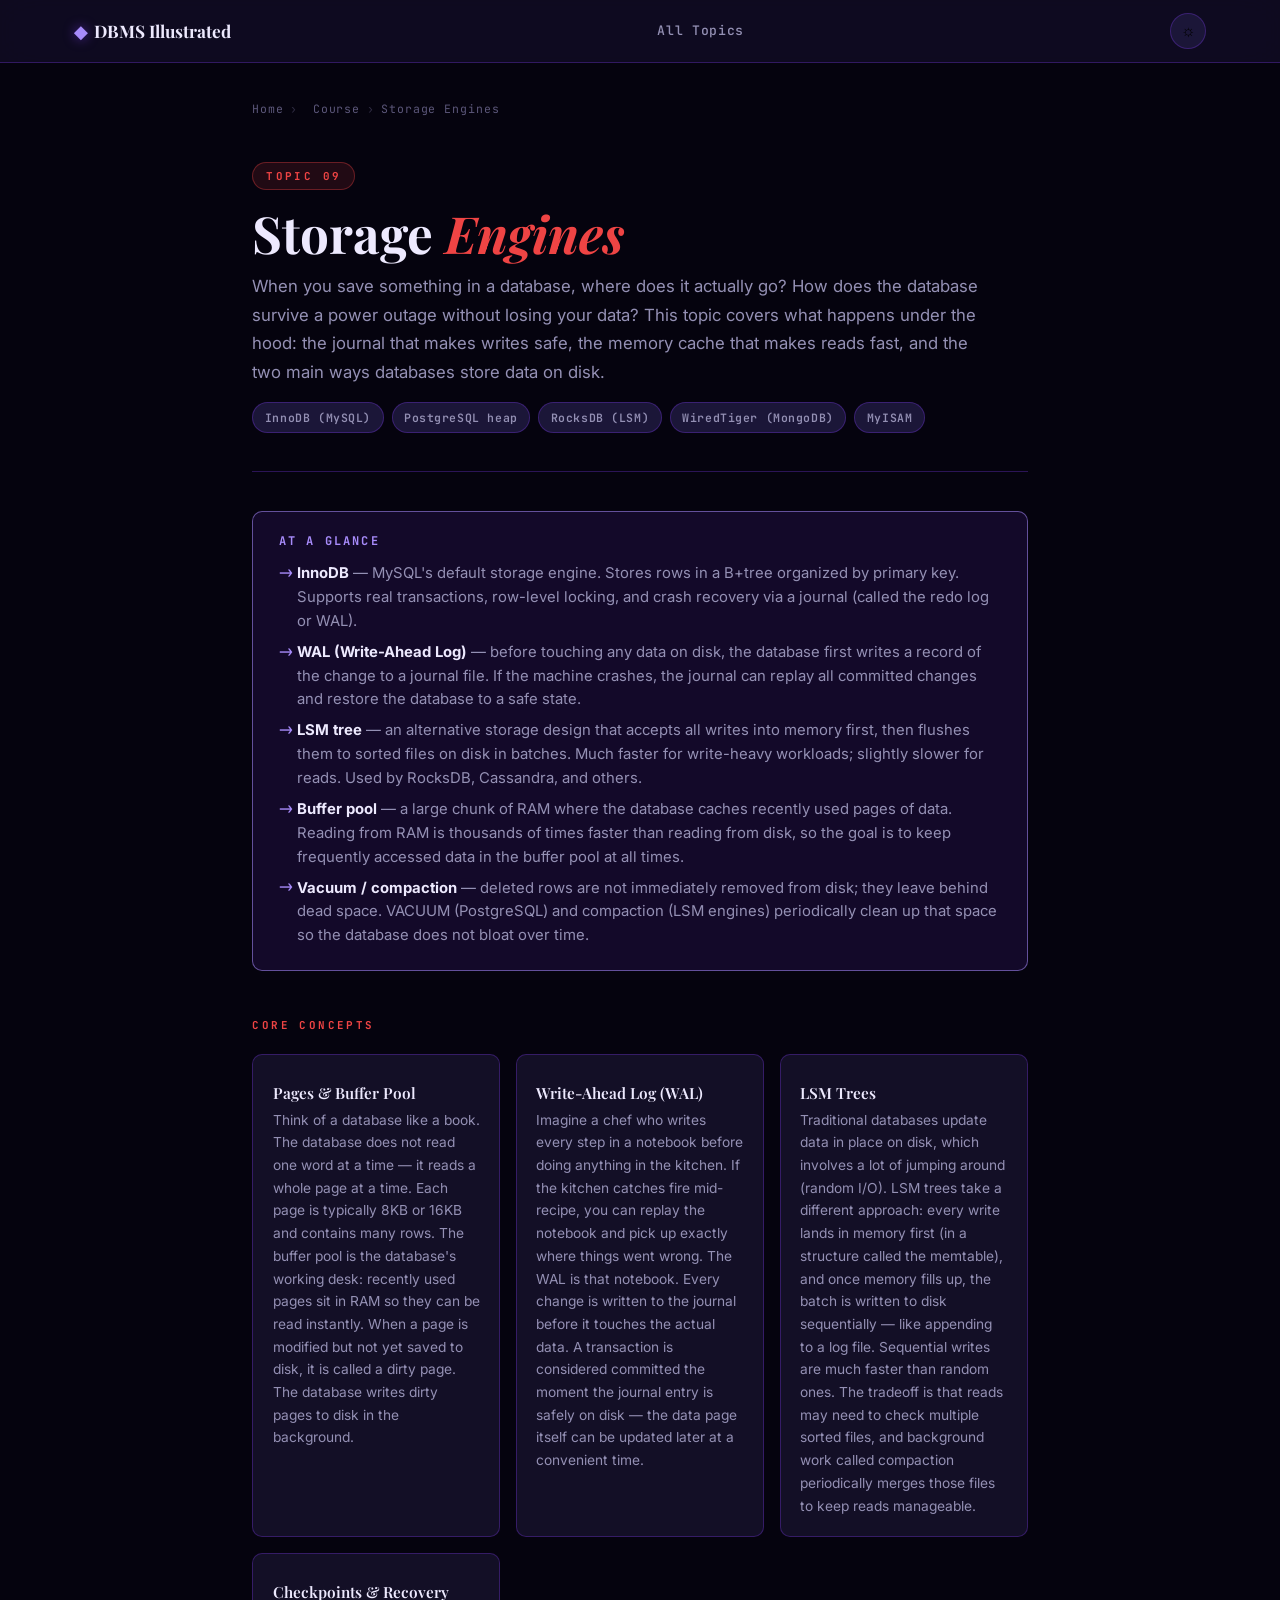
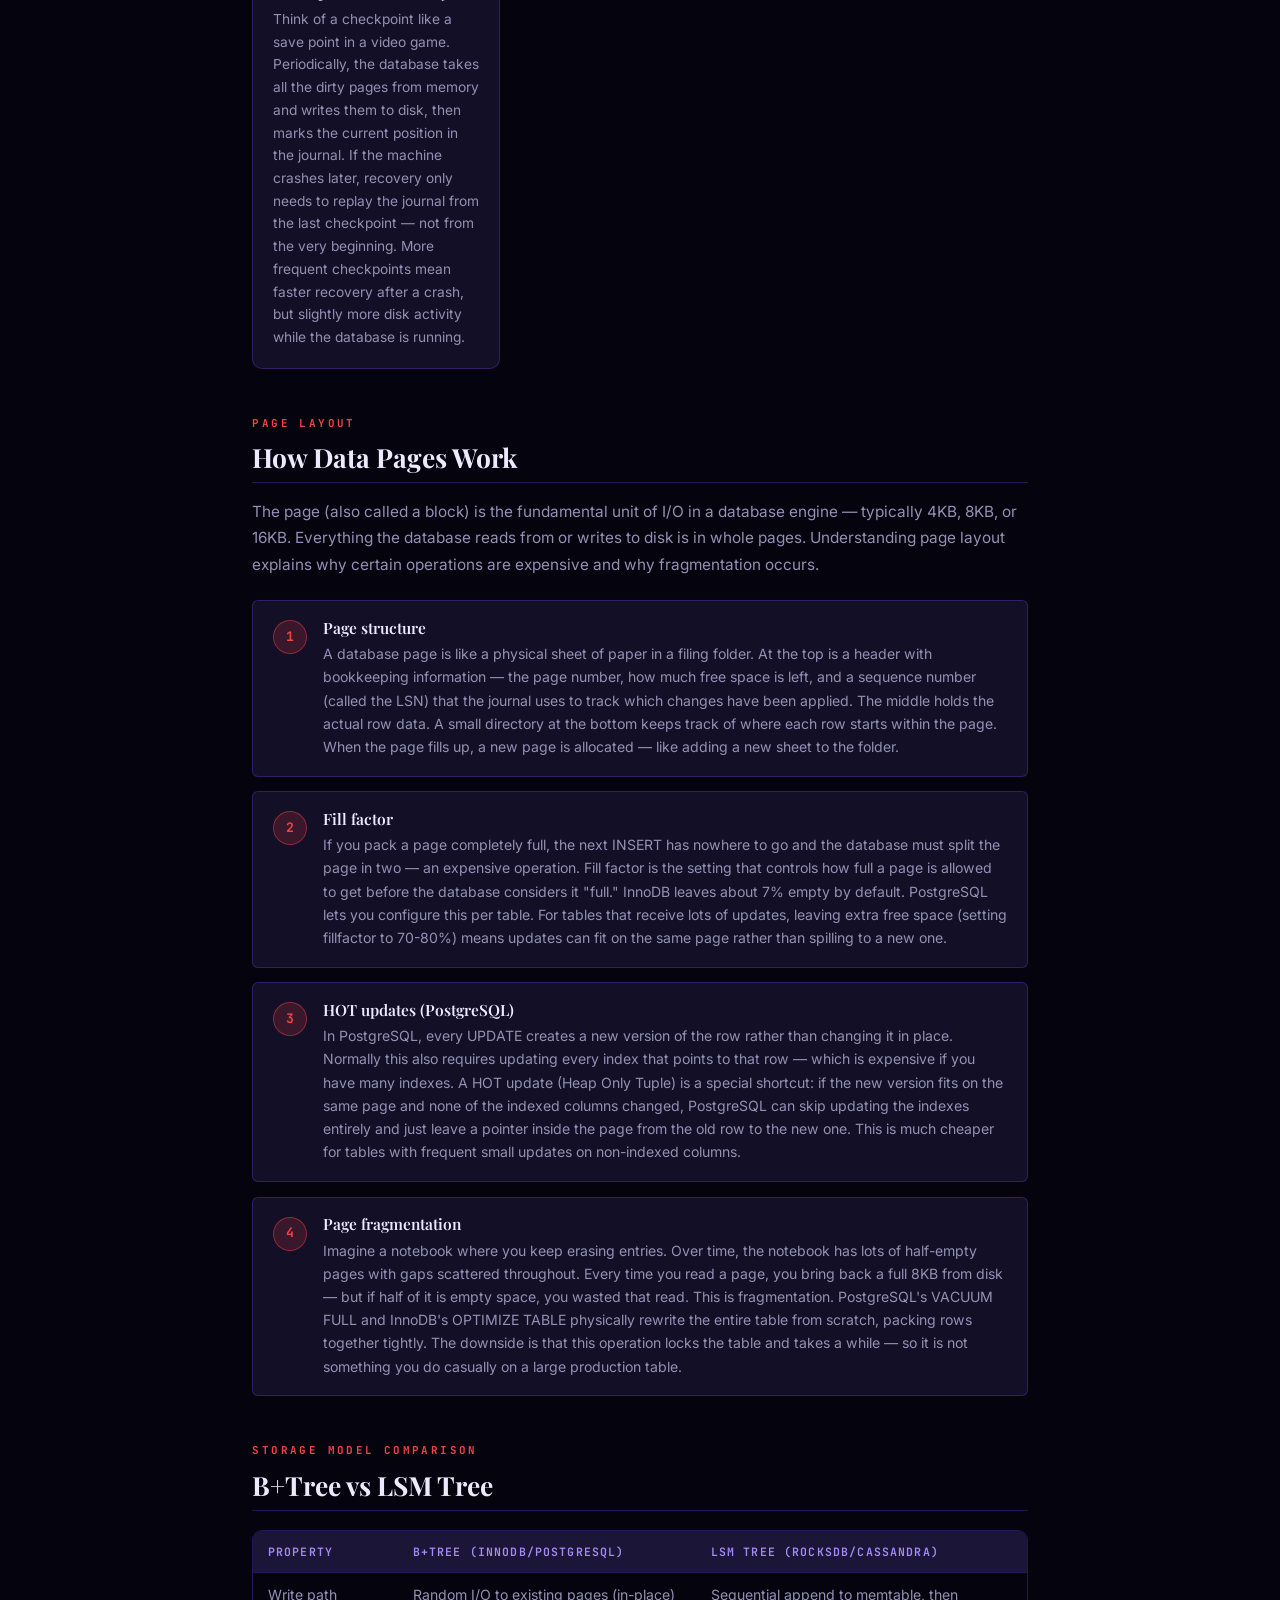
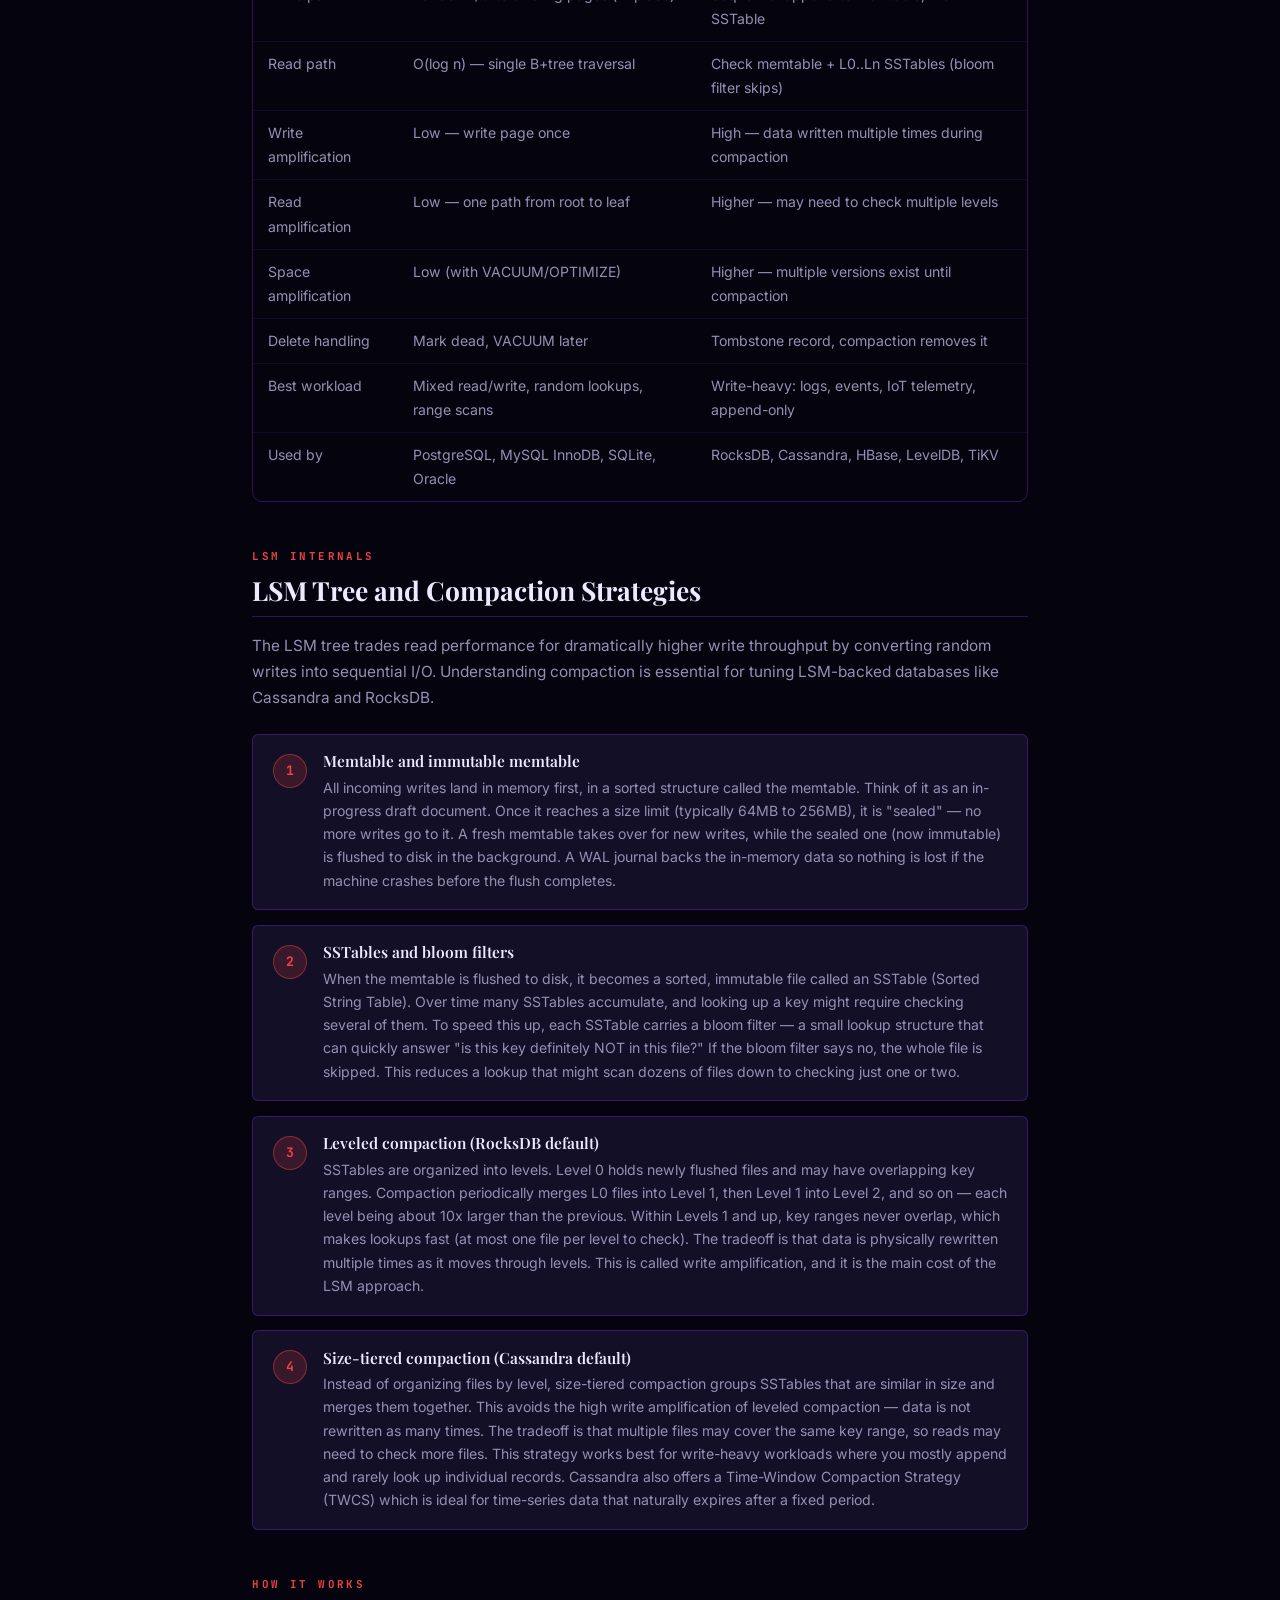
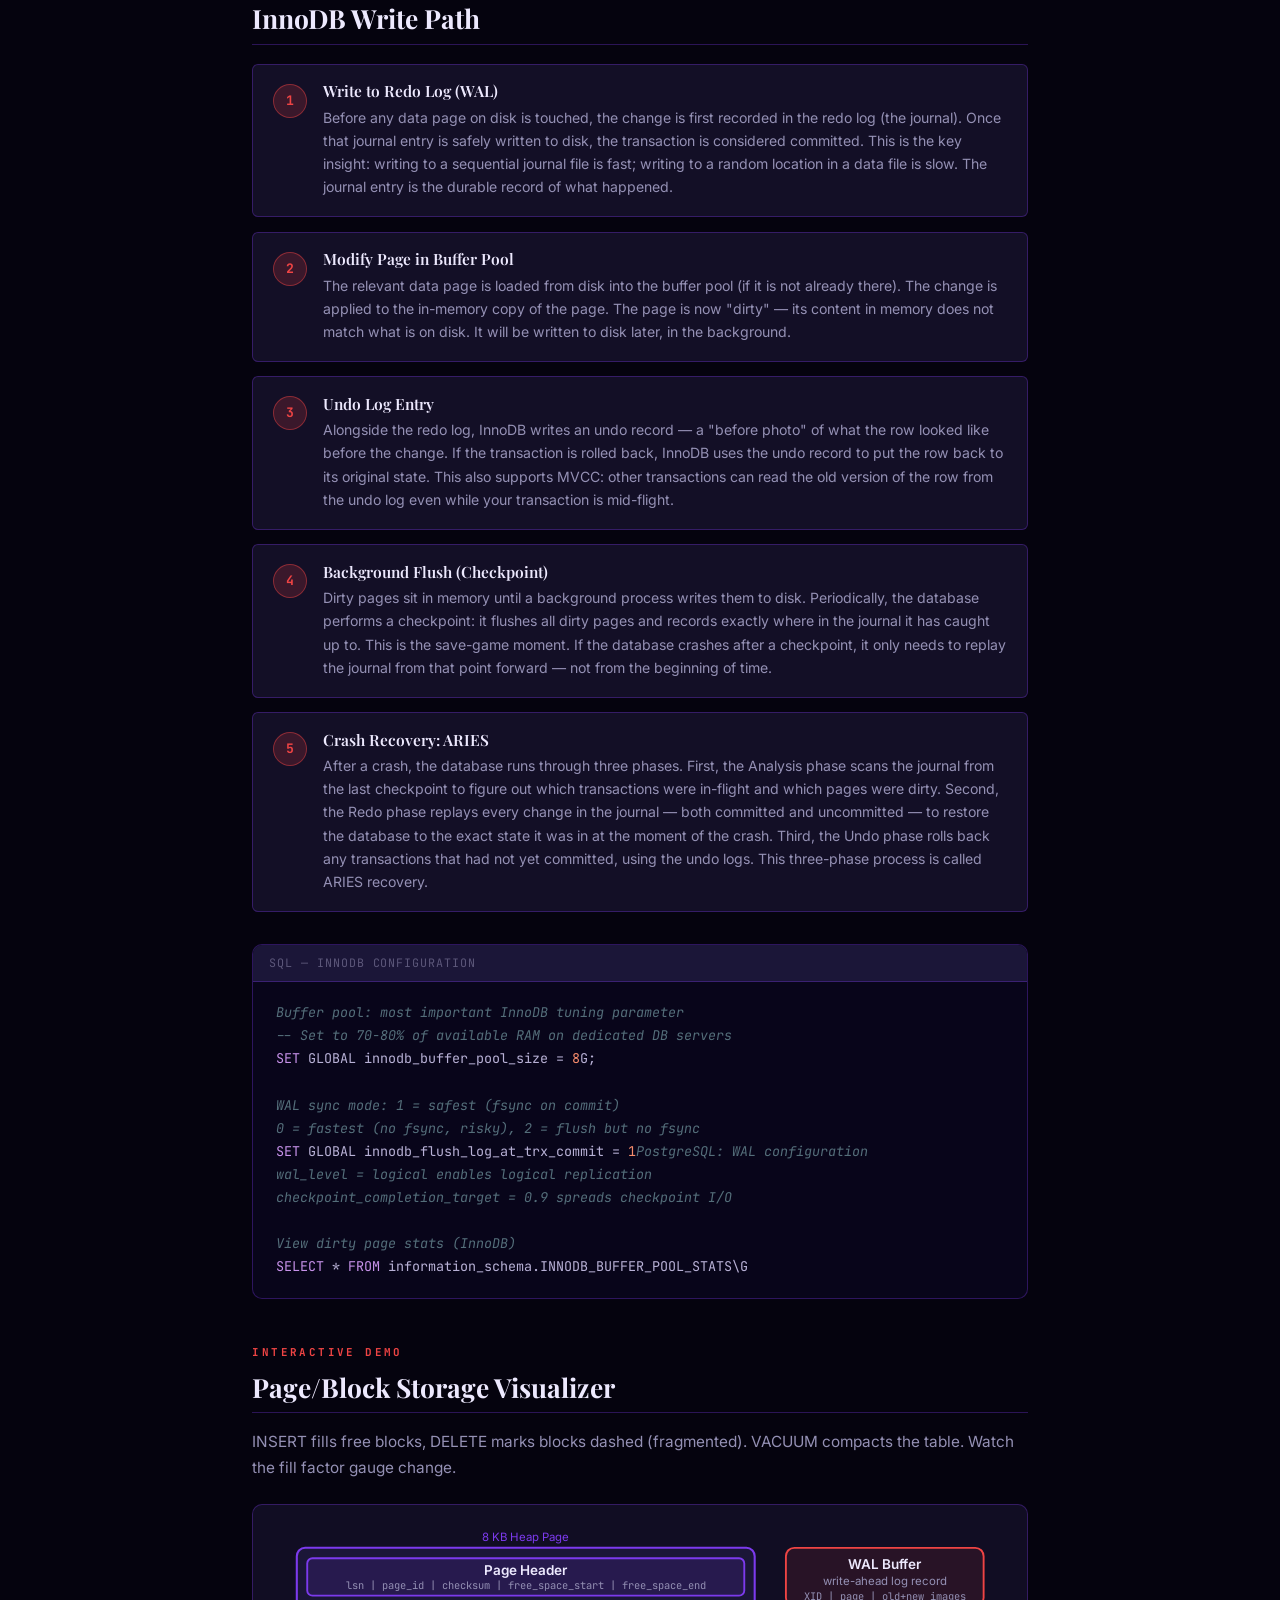
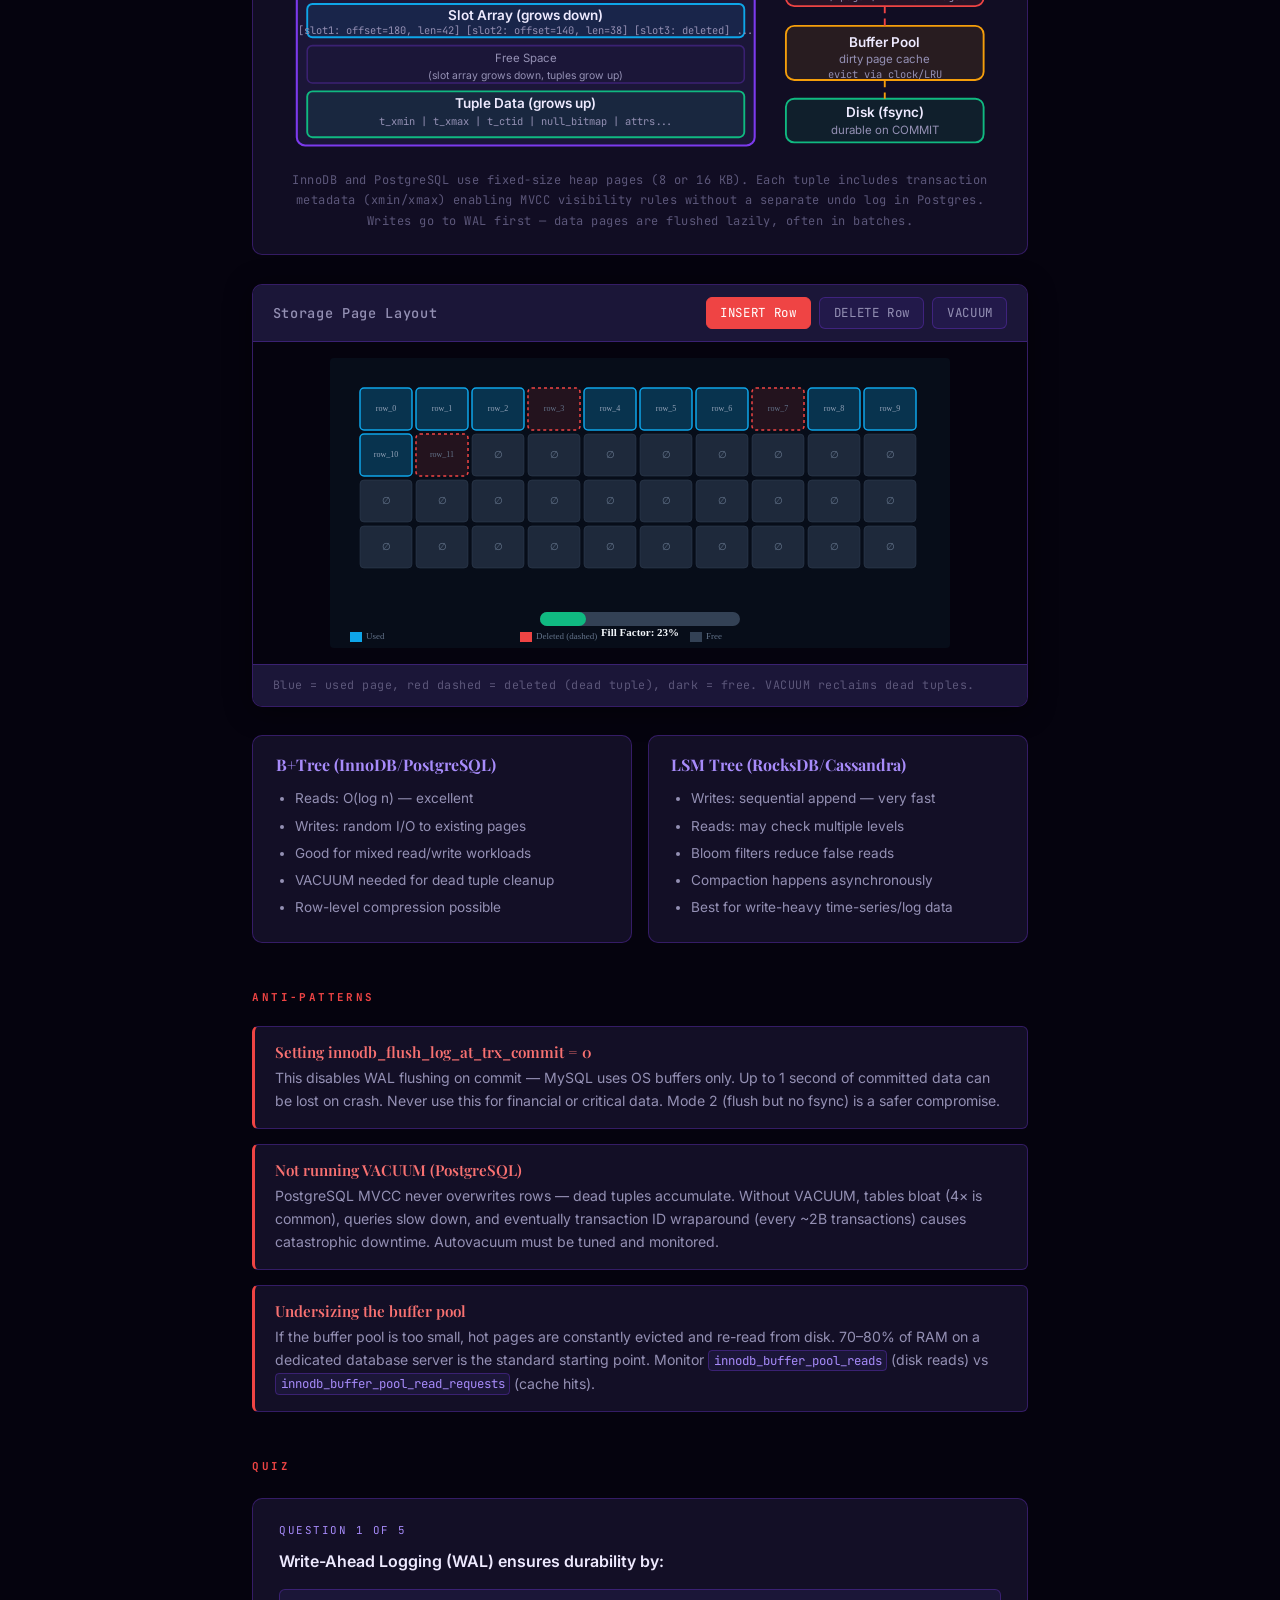
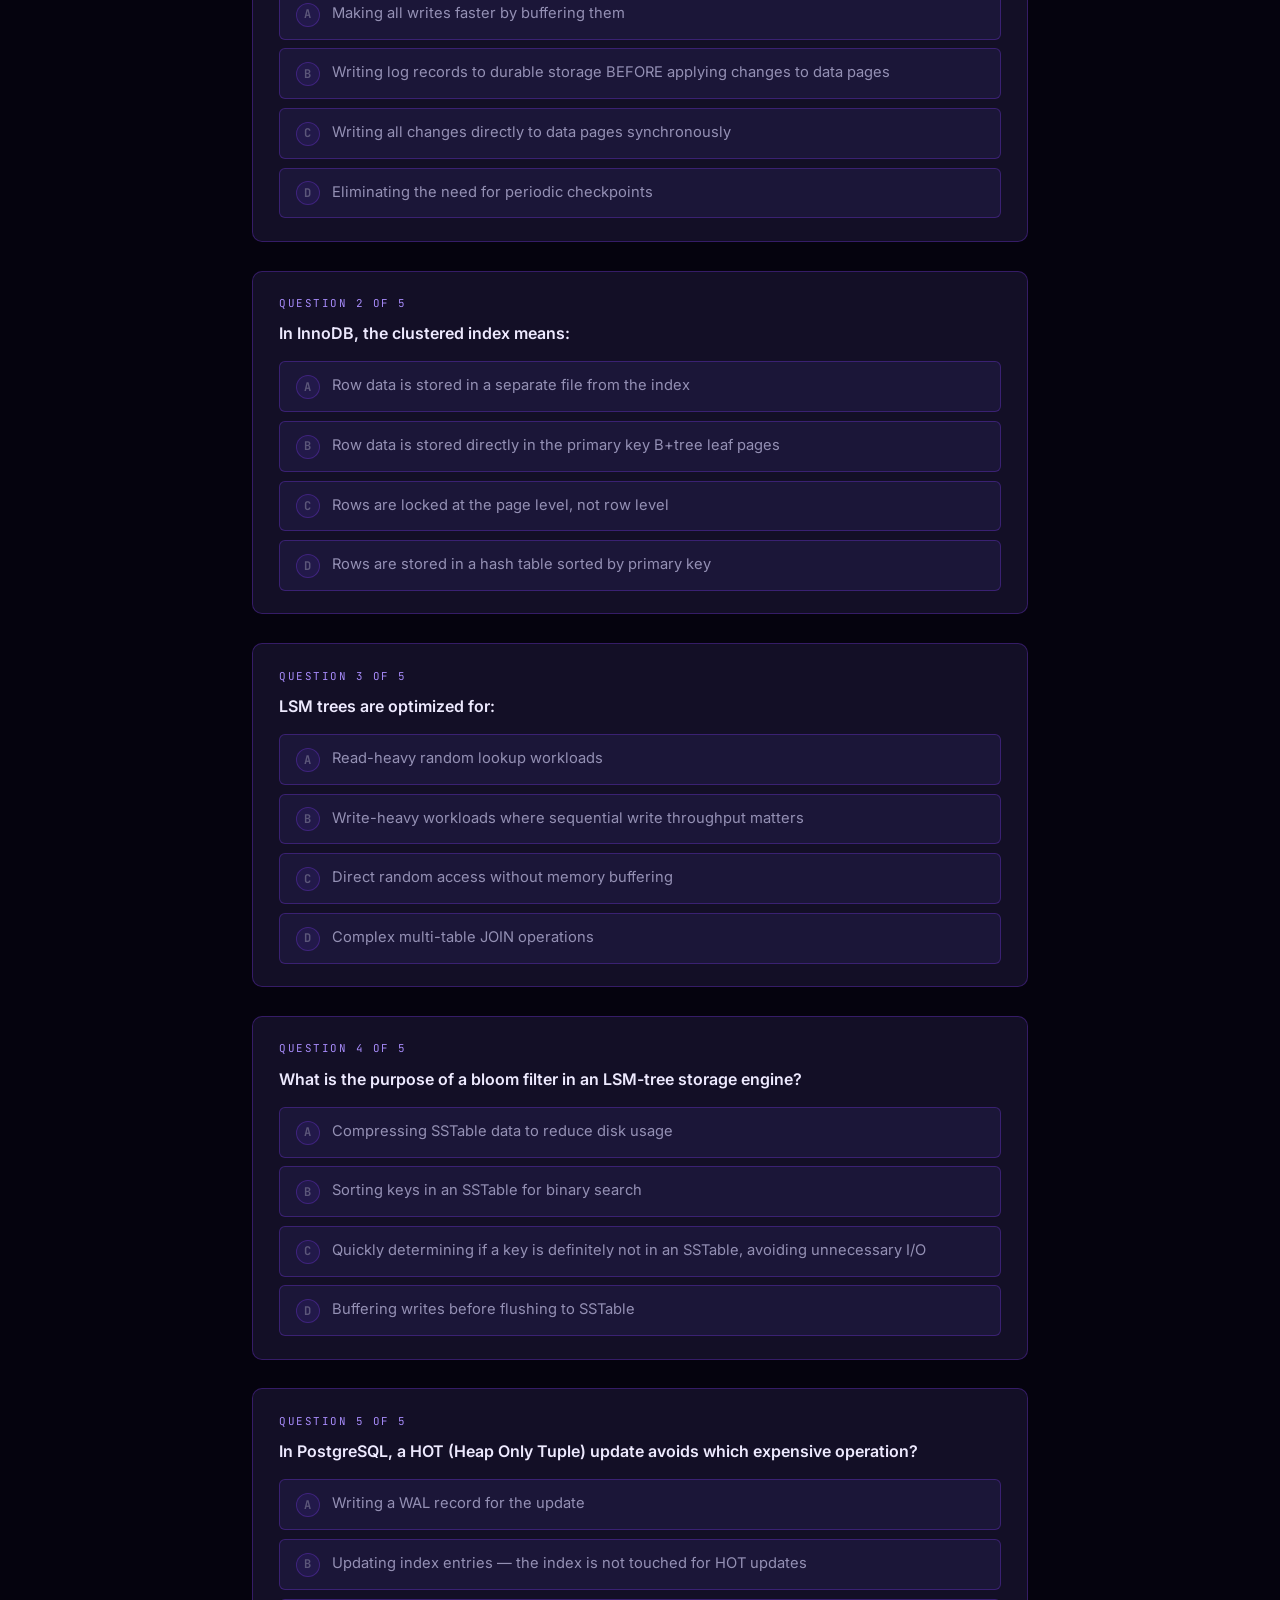
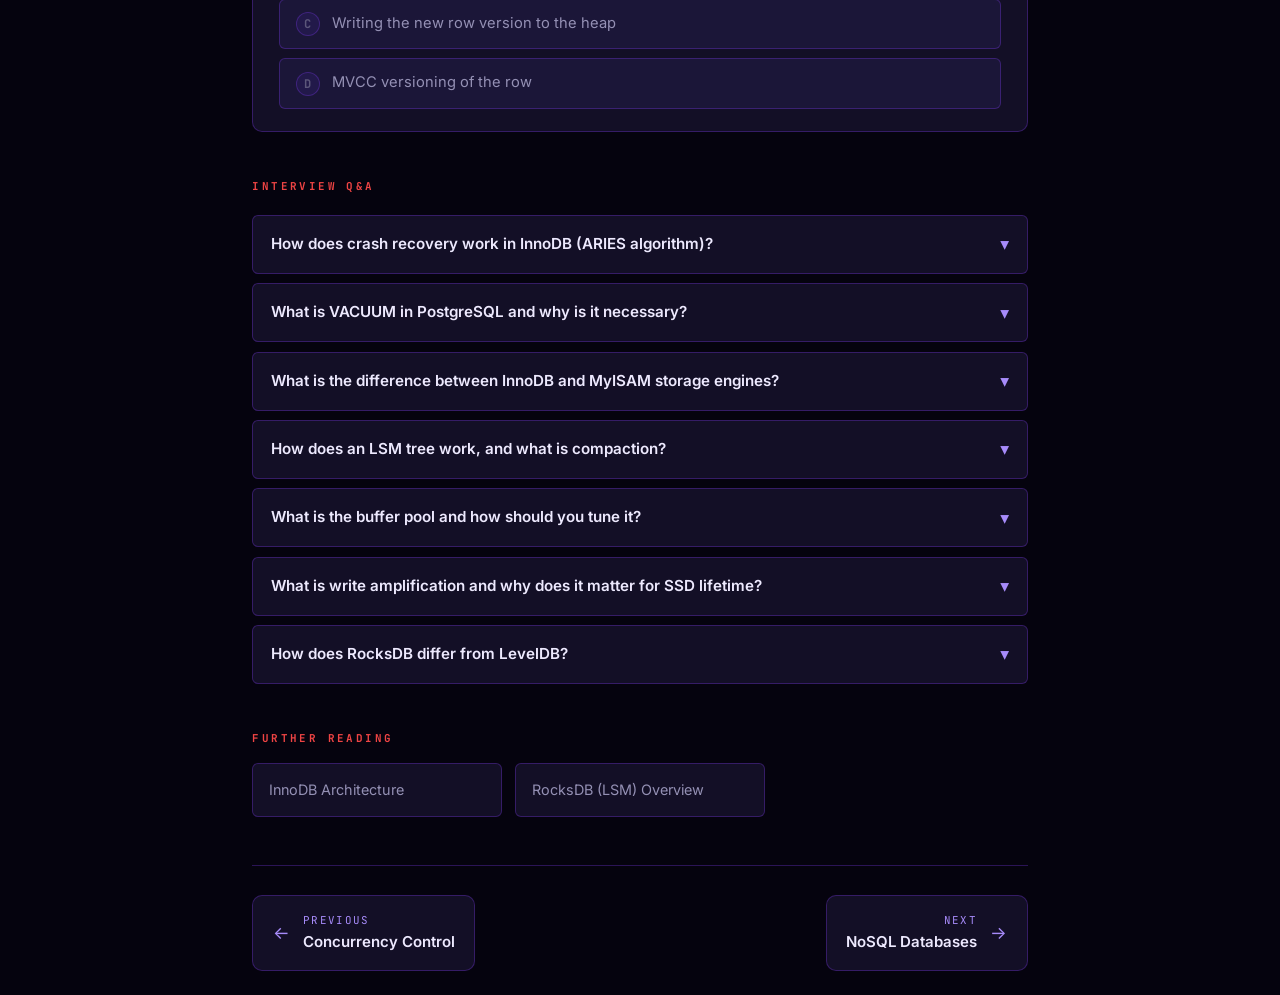
<file: topics/09-storage-engines.html>
<!DOCTYPE html>
<html lang="en">
<head>
  <meta charset="UTF-8"><meta name="viewport" content="width=device-width, initial-scale=1.0">
  <script>try{var t=localStorage.getItem("dbms-theme")||"dark";document.documentElement.setAttribute("data-theme",t)}catch(e){document.documentElement.setAttribute("data-theme","dark")}</script>
  <title>Storage Engines — DBMS Illustrated</title>
  <link rel="stylesheet" href="../css/style.css">
  <style>:root{--topic-color:var(--error)}</style>
</head>
<body>
<div class="reading-progress" id="reading-progress"></div>
<nav class="navbar">
  <div class="navbar-inner">
    <a class="navbar-brand" href="../index.html"><span class="brand-icon" style="color:var(--primary-soft)">&#9670;</span>DBMS Illustrated</a>
    <div class="navbar-links"><a href="../index.html#topics">All Topics</a></div>
    <div class="navbar-actions"><button class="btn-icon" id="theme-toggle" title="Toggle theme">&#9788;</button></div>
  </div>
</nav>

<div class="container">
  <div class="breadcrumb">
    <a href="../index.html">Home</a><span class="breadcrumb-sep">›</span>
    <a href="../index.html#topics">Course</a><span class="breadcrumb-sep">›</span><span>Storage Engines</span>
  </div>

  <div class="topic-header">
    <div class="topic-badge">Topic 09</div>
    <h1>Storage <span class="accent">Engines</span></h1>
    <p class="subtitle">When you save something in a database, where does it actually go? How does the database survive a power outage without losing your data? This topic covers what happens under the hood: the journal that makes writes safe, the memory cache that makes reads fast, and the two main ways databases store data on disk.</p>
    <div class="company-badges">
      <span class="badge">InnoDB (MySQL)</span><span class="badge">PostgreSQL heap</span>
      <span class="badge">RocksDB (LSM)</span><span class="badge">WiredTiger (MongoDB)</span><span class="badge">MyISAM</span>
    </div>
  </div>

  <div class="at-a-glance reveal">
    <h3>At a Glance</h3>
    <ul>
      <li><strong>InnoDB</strong> — MySQL's default storage engine. Stores rows in a B+tree organized by primary key. Supports real transactions, row-level locking, and crash recovery via a journal (called the redo log or WAL).</li>
      <li><strong>WAL (Write-Ahead Log)</strong> — before touching any data on disk, the database first writes a record of the change to a journal file. If the machine crashes, the journal can replay all committed changes and restore the database to a safe state.</li>
      <li><strong>LSM tree</strong> — an alternative storage design that accepts all writes into memory first, then flushes them to sorted files on disk in batches. Much faster for write-heavy workloads; slightly slower for reads. Used by RocksDB, Cassandra, and others.</li>
      <li><strong>Buffer pool</strong> — a large chunk of RAM where the database caches recently used pages of data. Reading from RAM is thousands of times faster than reading from disk, so the goal is to keep frequently accessed data in the buffer pool at all times.</li>
      <li><strong>Vacuum / compaction</strong> — deleted rows are not immediately removed from disk; they leave behind dead space. VACUUM (PostgreSQL) and compaction (LSM engines) periodically clean up that space so the database does not bloat over time.</li>
    </ul>
  </div>

  <div class="section-label">Core Concepts</div>
  <div class="mini-cards">
    <div class="mini-card">
      <div class="mini-card-icon"></div>
      <h4>Pages &amp; Buffer Pool</h4>
      <p>Think of a database like a book. The database does not read one word at a time — it reads a whole page at a time. Each page is typically 8KB or 16KB and contains many rows. The buffer pool is the database's working desk: recently used pages sit in RAM so they can be read instantly. When a page is modified but not yet saved to disk, it is called a dirty page. The database writes dirty pages to disk in the background.</p>
    </div>
    <div class="mini-card">
      <div class="mini-card-icon"></div>
      <h4>Write-Ahead Log (WAL)</h4>
      <p>Imagine a chef who writes every step in a notebook before doing anything in the kitchen. If the kitchen catches fire mid-recipe, you can replay the notebook and pick up exactly where things went wrong. The WAL is that notebook. Every change is written to the journal before it touches the actual data. A transaction is considered committed the moment the journal entry is safely on disk — the data page itself can be updated later at a convenient time.</p>
    </div>
    <div class="mini-card">
      <div class="mini-card-icon"></div>
      <h4>LSM Trees</h4>
      <p>Traditional databases update data in place on disk, which involves a lot of jumping around (random I/O). LSM trees take a different approach: every write lands in memory first (in a structure called the memtable), and once memory fills up, the batch is written to disk sequentially — like appending to a log file. Sequential writes are much faster than random ones. The tradeoff is that reads may need to check multiple sorted files, and background work called compaction periodically merges those files to keep reads manageable.</p>
    </div>
    <div class="mini-card">
      <div class="mini-card-icon"></div>
      <h4>Checkpoints &amp; Recovery</h4>
      <p>Think of a checkpoint like a save point in a video game. Periodically, the database takes all the dirty pages from memory and writes them to disk, then marks the current position in the journal. If the machine crashes later, recovery only needs to replay the journal from the last checkpoint — not from the very beginning. More frequent checkpoints mean faster recovery after a crash, but slightly more disk activity while the database is running.</p>
    </div>
  </div>

  <!-- ── Page Layout ────────────────────────────────────────── -->
  <div class="section-label">Page Layout</div>
  <h2 class="section-title">How Data Pages Work</h2>
  <p class="section-desc">The page (also called a block) is the fundamental unit of I/O in a database engine — typically 4KB, 8KB, or 16KB. Everything the database reads from or writes to disk is in whole pages. Understanding page layout explains why certain operations are expensive and why fragmentation occurs.</p>

  <div class="steps">
    <div class="step-item">
      <div class="step-num">1</div>
      <div>
        <h4>Page structure</h4>
        <p>A database page is like a physical sheet of paper in a filing folder. At the top is a header with bookkeeping information — the page number, how much free space is left, and a sequence number (called the LSN) that the journal uses to track which changes have been applied. The middle holds the actual row data. A small directory at the bottom keeps track of where each row starts within the page. When the page fills up, a new page is allocated — like adding a new sheet to the folder.</p>
      </div>
    </div>
    <div class="step-item">
      <div class="step-num">2</div>
      <div>
        <h4>Fill factor</h4>
        <p>If you pack a page completely full, the next INSERT has nowhere to go and the database must split the page in two — an expensive operation. Fill factor is the setting that controls how full a page is allowed to get before the database considers it "full." InnoDB leaves about 7% empty by default. PostgreSQL lets you configure this per table. For tables that receive lots of updates, leaving extra free space (setting fillfactor to 70-80%) means updates can fit on the same page rather than spilling to a new one.</p>
      </div>
    </div>
    <div class="step-item">
      <div class="step-num">3</div>
      <div>
        <h4>HOT updates (PostgreSQL)</h4>
        <p>In PostgreSQL, every UPDATE creates a new version of the row rather than changing it in place. Normally this also requires updating every index that points to that row — which is expensive if you have many indexes. A HOT update (Heap Only Tuple) is a special shortcut: if the new version fits on the same page and none of the indexed columns changed, PostgreSQL can skip updating the indexes entirely and just leave a pointer inside the page from the old row to the new one. This is much cheaper for tables with frequent small updates on non-indexed columns.</p>
      </div>
    </div>
    <div class="step-item">
      <div class="step-num">4</div>
      <div>
        <h4>Page fragmentation</h4>
        <p>Imagine a notebook where you keep erasing entries. Over time, the notebook has lots of half-empty pages with gaps scattered throughout. Every time you read a page, you bring back a full 8KB from disk — but if half of it is empty space, you wasted that read. This is fragmentation. PostgreSQL's VACUUM FULL and InnoDB's OPTIMIZE TABLE physically rewrite the entire table from scratch, packing rows together tightly. The downside is that this operation locks the table and takes a while — so it is not something you do casually on a large production table.</p>
      </div>
    </div>
  </div>

  <!-- ── B+Tree vs LSM ───────────────────────────────────────── -->
  <div class="section-label">Storage Model Comparison</div>
  <h2 class="section-title">B+Tree vs LSM Tree</h2>

  <div class="table-wrap">
    <table class="compare-table">
      <thead>
        <tr><th>Property</th><th>B+Tree (InnoDB/PostgreSQL)</th><th>LSM Tree (RocksDB/Cassandra)</th></tr>
      </thead>
      <tbody>
        <tr><td>Write path</td><td>Random I/O to existing pages (in-place)</td><td>Sequential append to memtable, then SSTable</td></tr>
        <tr><td>Read path</td><td>O(log n) — single B+tree traversal</td><td>Check memtable + L0..Ln SSTables (bloom filter skips)</td></tr>
        <tr><td>Write amplification</td><td>Low — write page once</td><td>High — data written multiple times during compaction</td></tr>
        <tr><td>Read amplification</td><td>Low — one path from root to leaf</td><td>Higher — may need to check multiple levels</td></tr>
        <tr><td>Space amplification</td><td>Low (with VACUUM/OPTIMIZE)</td><td>Higher — multiple versions exist until compaction</td></tr>
        <tr><td>Delete handling</td><td>Mark dead, VACUUM later</td><td>Tombstone record, compaction removes it</td></tr>
        <tr><td>Best workload</td><td>Mixed read/write, random lookups, range scans</td><td>Write-heavy: logs, events, IoT telemetry, append-only</td></tr>
        <tr><td>Used by</td><td>PostgreSQL, MySQL InnoDB, SQLite, Oracle</td><td>RocksDB, Cassandra, HBase, LevelDB, TiKV</td></tr>
      </tbody>
    </table>
  </div>

  <!-- ── LSM Compaction ──────────────────────────────────────── -->
  <div class="section-label">LSM Internals</div>
  <h2 class="section-title">LSM Tree and Compaction Strategies</h2>
  <p class="section-desc">The LSM tree trades read performance for dramatically higher write throughput by converting random writes into sequential I/O. Understanding compaction is essential for tuning LSM-backed databases like Cassandra and RocksDB.</p>

  <div class="steps">
    <div class="step-item">
      <div class="step-num">1</div>
      <div>
        <h4>Memtable and immutable memtable</h4>
        <p>All incoming writes land in memory first, in a sorted structure called the memtable. Think of it as an in-progress draft document. Once it reaches a size limit (typically 64MB to 256MB), it is "sealed" — no more writes go to it. A fresh memtable takes over for new writes, while the sealed one (now immutable) is flushed to disk in the background. A WAL journal backs the in-memory data so nothing is lost if the machine crashes before the flush completes.</p>
      </div>
    </div>
    <div class="step-item">
      <div class="step-num">2</div>
      <div>
        <h4>SSTables and bloom filters</h4>
        <p>When the memtable is flushed to disk, it becomes a sorted, immutable file called an SSTable (Sorted String Table). Over time many SSTables accumulate, and looking up a key might require checking several of them. To speed this up, each SSTable carries a bloom filter — a small lookup structure that can quickly answer "is this key definitely NOT in this file?" If the bloom filter says no, the whole file is skipped. This reduces a lookup that might scan dozens of files down to checking just one or two.</p>
      </div>
    </div>
    <div class="step-item">
      <div class="step-num">3</div>
      <div>
        <h4>Leveled compaction (RocksDB default)</h4>
        <p>SSTables are organized into levels. Level 0 holds newly flushed files and may have overlapping key ranges. Compaction periodically merges L0 files into Level 1, then Level 1 into Level 2, and so on — each level being about 10x larger than the previous. Within Levels 1 and up, key ranges never overlap, which makes lookups fast (at most one file per level to check). The tradeoff is that data is physically rewritten multiple times as it moves through levels. This is called write amplification, and it is the main cost of the LSM approach.</p>
      </div>
    </div>
    <div class="step-item">
      <div class="step-num">4</div>
      <div>
        <h4>Size-tiered compaction (Cassandra default)</h4>
        <p>Instead of organizing files by level, size-tiered compaction groups SSTables that are similar in size and merges them together. This avoids the high write amplification of leveled compaction — data is not rewritten as many times. The tradeoff is that multiple files may cover the same key range, so reads may need to check more files. This strategy works best for write-heavy workloads where you mostly append and rarely look up individual records. Cassandra also offers a Time-Window Compaction Strategy (TWCS) which is ideal for time-series data that naturally expires after a fixed period.</p>
      </div>
    </div>
  </div>

  <div class="section-label">How It Works</div>
  <h2 class="section-title">InnoDB Write Path</h2>
  <div class="steps">
    <div class="step-item"><div class="step-num">1</div><div><h4>Write to Redo Log (WAL)</h4><p>Before any data page on disk is touched, the change is first recorded in the redo log (the journal). Once that journal entry is safely written to disk, the transaction is considered committed. This is the key insight: writing to a sequential journal file is fast; writing to a random location in a data file is slow. The journal entry is the durable record of what happened.</p></div></div>
    <div class="step-item"><div class="step-num">2</div><div><h4>Modify Page in Buffer Pool</h4><p>The relevant data page is loaded from disk into the buffer pool (if it is not already there). The change is applied to the in-memory copy of the page. The page is now "dirty" — its content in memory does not match what is on disk. It will be written to disk later, in the background.</p></div></div>
    <div class="step-item"><div class="step-num">3</div><div><h4>Undo Log Entry</h4><p>Alongside the redo log, InnoDB writes an undo record — a "before photo" of what the row looked like before the change. If the transaction is rolled back, InnoDB uses the undo record to put the row back to its original state. This also supports MVCC: other transactions can read the old version of the row from the undo log even while your transaction is mid-flight.</p></div></div>
    <div class="step-item"><div class="step-num">4</div><div><h4>Background Flush (Checkpoint)</h4><p>Dirty pages sit in memory until a background process writes them to disk. Periodically, the database performs a checkpoint: it flushes all dirty pages and records exactly where in the journal it has caught up to. This is the save-game moment. If the database crashes after a checkpoint, it only needs to replay the journal from that point forward — not from the beginning of time.</p></div></div>
    <div class="step-item"><div class="step-num">5</div><div><h4>Crash Recovery: ARIES</h4><p>After a crash, the database runs through three phases. First, the Analysis phase scans the journal from the last checkpoint to figure out which transactions were in-flight and which pages were dirty. Second, the Redo phase replays every change in the journal — both committed and uncommitted — to restore the database to the exact state it was in at the moment of the crash. Third, the Undo phase rolls back any transactions that had not yet committed, using the undo logs. This three-phase process is called ARIES recovery.</p></div></div>
  </div>

  <div class="code-block">
    <div class="cb-header"><span class="cb-lang">SQL — InnoDB Configuration</span></div>
    <pre><span class="cmt">Buffer pool: most important InnoDB tuning parameter
-- Set to 70-80% of available RAM on dedicated DB servers</span>
<span class="kw">SET</span> GLOBAL innodb_buffer_pool_size = <span class="num">8</span>G;

<span class="cmt">WAL sync mode: 1 = safest (fsync on commit)</span>
<span class="cmt">0 = fastest (no fsync, risky), 2 = flush but no fsync</span>
<span class="kw">SET</span> GLOBAL innodb_flush_log_at_trx_commit = <span class="num">1</span><span class="cmt">PostgreSQL: WAL configuration</span>
<span class="cmt">wal_level = logical enables logical replication</span>
<span class="cmt">checkpoint_completion_target = 0.9 spreads checkpoint I/O</span>

<span class="cmt">View dirty page stats (InnoDB)</span>
<span class="kw">SELECT</span> * <span class="kw">FROM</span> information_schema.INNODB_BUFFER_POOL_STATS\G</pre>
  </div>

  <div class="section-label">Interactive Demo</div>
  <h2 class="section-title">Page/Block Storage Visualizer</h2>
  <p class="section-desc">INSERT fills free blocks, DELETE marks blocks dashed (fragmented). VACUUM compacts the table. Watch the fill factor gauge change.</p>

  <div class="diagram-box">
    <svg viewBox="0 0 700 220" role="img" aria-label="Heap page layout: page header, slot array, and tuple data">
      <!-- Page border -->
      <rect x="20"  y="20" width="440" height="190" rx="8" class="svg-box" style="stroke:#7C3AED;stroke-width:2"/>
      <text x="240" y="13" text-anchor="middle" class="svg-soft" style="fill:#7C3AED">8 KB Heap Page</text>
      <!-- Header -->
      <rect x="30"  y="30" width="420" height="36" rx="5" class="svg-box-p"/>
      <text x="240" y="46"  text-anchor="middle" class="svg-label">Page Header</text>
      <text x="240" y="60"  text-anchor="middle" class="svg-mono" style="font-size:10px">lsn | page_id | checksum | free_space_start | free_space_end</text>
      <!-- Slot array -->
      <rect x="30"  y="74" width="420" height="32" rx="5" class="svg-box-c"/>
      <text x="240" y="89"  text-anchor="middle" class="svg-label">Slot Array (grows down)</text>
      <text x="240" y="103" text-anchor="middle" class="svg-mono" style="font-size:10px">[slot1: offset=180, len=42] [slot2: offset=140, len=38] [slot3: deleted] ...</text>
      <!-- Free space -->
      <rect x="30"  y="114" width="420" height="36" rx="5" class="svg-box"/>
      <text x="240" y="130" text-anchor="middle" class="svg-soft">Free Space</text>
      <text x="240" y="146" text-anchor="middle" class="svg-soft" style="font-size:10px">(slot array grows down, tuples grow up)</text>
      <!-- Tuples -->
      <rect x="30"  y="158" width="420" height="44" rx="5" class="svg-box-g"/>
      <text x="240" y="174" text-anchor="middle" class="svg-label">Tuple Data (grows up)</text>
      <text x="240" y="190" text-anchor="middle" class="svg-mono" style="font-size:10px">t_xmin | t_xmax | t_ctid | null_bitmap | attrs...</text>
      <!-- WAL flow on right -->
      <rect x="490" y="20"  width="190" height="56" rx="8" class="svg-box-r"/>
      <text x="585" y="40"  text-anchor="middle" class="svg-label">WAL Buffer</text>
      <text x="585" y="56"  text-anchor="middle" class="svg-soft">write-ahead log record</text>
      <text x="585" y="70"  text-anchor="middle" class="svg-mono" style="font-size:10px">XID | page | old+new images</text>
      <rect x="490" y="95"  width="190" height="52" rx="8" class="svg-box-a"/>
      <text x="585" y="115" text-anchor="middle" class="svg-label">Buffer Pool</text>
      <text x="585" y="131" text-anchor="middle" class="svg-soft">dirty page cache</text>
      <text x="585" y="145" text-anchor="middle" class="svg-mono" style="font-size:10px">evict via clock/LRU</text>
      <rect x="490" y="165" width="190" height="42" rx="8" class="svg-box-g"/>
      <text x="585" y="183" text-anchor="middle" class="svg-label">Disk (fsync)</text>
      <text x="585" y="199" text-anchor="middle" class="svg-soft">durable on COMMIT</text>
      <!-- WAL flow arrows -->
      <line x1="585" y1="76" x2="585" y2="95"  class="svg-line svg-dash" style="stroke:#EF4444"/>
      <line x1="585" y1="147" x2="585" y2="165" class="svg-line svg-dash" style="stroke:#F59E0B"/>
      <!-- Packets -->
      <circle class="pkt" cx="460" cy="50"  r="5" fill="#EF4444"/>
      <circle class="pkt" cx="585" cy="147" r="5" fill="#F59E0B"/>
      <circle class="pkt" cx="240" cy="170" r="5" fill="#10B981"/>
    </svg>
    <p class="diagram-caption">InnoDB and PostgreSQL use fixed-size heap pages (8 or 16 KB). Each tuple includes transaction metadata (xmin/xmax) enabling MVCC visibility rules without a separate undo log in Postgres. Writes go to WAL first — data pages are flushed lazily, often in batches.</p>
  </div>

  <div class="demo-section" id="demo-storage">
    <div class="demo-header">
      <h3>Storage Page Layout</h3>
      <div class="demo-controls">
        <button class="demo-btn" data-action="insert-row" style="background:var(--topic-color);color:#fff;border-color:var(--topic-color)">INSERT Row</button>
        <button class="demo-btn danger" data-action="delete-row">DELETE Row</button>
        <button class="demo-btn warn" data-action="vacuum">VACUUM</button>
      </div>
    </div>
    <div class="demo-canvas-wrap"></div>
    <div class="demo-hint">Blue = used page, red dashed = deleted (dead tuple), dark = free. VACUUM reclaims dead tuples.</div>
  </div>

  <div class="comparison-grid">
    <div class="comparison-card">
      <h4>B+Tree (InnoDB/PostgreSQL)</h4>
      <ul>
        <li>Reads: O(log n) — excellent</li>
        <li>Writes: random I/O to existing pages</li>
        <li>Good for mixed read/write workloads</li>
        <li>VACUUM needed for dead tuple cleanup</li>
        <li>Row-level compression possible</li>
      </ul>
    </div>
    <div class="comparison-card">
      <h4>LSM Tree (RocksDB/Cassandra)</h4>
      <ul>
        <li>Writes: sequential append — very fast</li>
        <li>Reads: may check multiple levels</li>
        <li>Bloom filters reduce false reads</li>
        <li>Compaction happens asynchronously</li>
        <li>Best for write-heavy time-series/log data</li>
      </ul>
    </div>
  </div>

  <div class="section-label">Anti-patterns</div>
  <div class="antipatterns">
    <div class="antipattern">
      <h4>Setting innodb_flush_log_at_trx_commit = 0</h4>
      <p>This disables WAL flushing on commit — MySQL uses OS buffers only. Up to 1 second of committed data can be lost on crash. Never use this for financial or critical data. Mode 2 (flush but no fsync) is a safer compromise.</p>
    </div>
    <div class="antipattern">
      <h4>Not running VACUUM (PostgreSQL)</h4>
      <p>PostgreSQL MVCC never overwrites rows — dead tuples accumulate. Without VACUUM, tables bloat (4× is common), queries slow down, and eventually transaction ID wraparound (every ~2B transactions) causes catastrophic downtime. Autovacuum must be tuned and monitored.</p>
    </div>
    <div class="antipattern">
      <h4>Undersizing the buffer pool</h4>
      <p>If the buffer pool is too small, hot pages are constantly evicted and re-read from disk. 70–80% of RAM on a dedicated database server is the standard starting point. Monitor <code>innodb_buffer_pool_reads</code> (disk reads) vs <code>innodb_buffer_pool_read_requests</code> (cache hits).</p>
    </div>
  </div>

  <div class="section-label">Quiz</div>
  <div class="quiz-section">
    <div class="quiz-question">
      <div class="quiz-q-num">Question 1 of 5</div>
      <div class="quiz-q-text">Write-Ahead Logging (WAL) ensures durability by:</div>
      <div class="quiz-options">
        <div class="quiz-option" data-correct="false" data-explanation="WAL is specifically about logging changes, not just making writes faster."><span class="opt-letter">A</span>Making all writes faster by buffering them</div>
        <div class="quiz-option" data-correct="true" data-explanation="WAL requires that log records for a change are flushed to durable storage BEFORE the corresponding data pages. On crash, the log can replay all committed changes even if data pages weren't flushed."><span class="opt-letter">B</span>Writing log records to durable storage BEFORE applying changes to data pages</div>
        <div class="quiz-option" data-correct="false" data-explanation="WAL writes are sequential to a log file, not random to data pages. The benefit is sequential vs random I/O."><span class="opt-letter">C</span>Writing all changes directly to data pages synchronously</div>
        <div class="quiz-option" data-correct="false" data-explanation="WAL doesn't eliminate the need for checkpoints; checkpoints reduce recovery time."><span class="opt-letter">D</span>Eliminating the need for periodic checkpoints</div>
      </div>
      <div class="quiz-feedback"></div>
    </div>
    <div class="quiz-question">
      <div class="quiz-q-num">Question 2 of 5</div>
      <div class="quiz-q-text">In InnoDB, the clustered index means:</div>
      <div class="quiz-options">
        <div class="quiz-option" data-correct="false" data-explanation="Clustered index is not a separate file — the row data IS the leaf page of the clustered B+tree."><span class="opt-letter">A</span>Row data is stored in a separate file from the index</div>
        <div class="quiz-option" data-correct="true" data-explanation="In InnoDB, the primary key IS the clustered index. The B+tree leaf pages contain the actual row data. PK lookups require only one B+tree traversal."><span class="opt-letter">B</span>Row data is stored directly in the primary key B+tree leaf pages</div>
        <div class="quiz-option" data-correct="false" data-explanation="InnoDB uses row-level locking, not page-level."><span class="opt-letter">C</span>Rows are locked at the page level, not row level</div>
        <div class="quiz-option" data-correct="false" data-explanation="A hash-based clustered index is not what InnoDB uses — it uses a B+tree."><span class="opt-letter">D</span>Rows are stored in a hash table sorted by primary key</div>
      </div>
      <div class="quiz-feedback"></div>
    </div>
    <div class="quiz-question">
      <div class="quiz-q-num">Question 3 of 5</div>
      <div class="quiz-q-text">LSM trees are optimized for:</div>
      <div class="quiz-options">
        <div class="quiz-option" data-correct="false" data-explanation="LSM trees can have slower reads than B-trees due to multi-level lookups — they are not optimized for read-heavy random access."><span class="opt-letter">A</span>Read-heavy random lookup workloads</div>
        <div class="quiz-option" data-correct="true" data-explanation="LSM trees convert random writes into sequential appends to an in-memory memtable then sequential disk writes. This is dramatically faster than random B-tree page writes, making them ideal for write-heavy workloads like time-series, logs, and IoT data."><span class="opt-letter">B</span>Write-heavy workloads where sequential write throughput matters</div>
        <div class="quiz-option" data-correct="false" data-explanation="LSM trees write to memory first, then sequential disk — the sequential disk write is the key advantage, not skipping memory."><span class="opt-letter">C</span>Direct random access without memory buffering</div>
        <div class="quiz-option" data-correct="false" data-explanation="LSM trees are not specifically optimized for JOINs — relational databases with B+trees are better for complex joins."><span class="opt-letter">D</span>Complex multi-table JOIN operations</div>
      </div>
      <div class="quiz-feedback"></div>
    </div>
    <div class="quiz-question">
      <div class="quiz-q-num">Question 4 of 5</div>
      <div class="quiz-q-text">What is the purpose of a bloom filter in an LSM-tree storage engine?</div>
      <div class="quiz-options">
        <div class="quiz-option" data-correct="false" data-explanation="Bloom filters do not compress data — they are a probabilistic lookup structure."><span class="opt-letter">A</span>Compressing SSTable data to reduce disk usage</div>
        <div class="quiz-option" data-correct="false" data-explanation="Bloom filters do not sort data — SSTables are already sorted by construction."><span class="opt-letter">B</span>Sorting keys in an SSTable for binary search</div>
        <div class="quiz-option" data-correct="true" data-explanation="A bloom filter for each SSTable lets the database quickly check: 'Is this key definitely NOT in this file?' With zero false negatives, if the bloom filter says no, the SSTable is skipped entirely. This reduces point lookup I/O from O(files) to O(1) in the common case."><span class="opt-letter">C</span>Quickly determining if a key is definitely not in an SSTable, avoiding unnecessary I/O</div>
        <div class="quiz-option" data-correct="false" data-explanation="Bloom filters are read-time optimizations, not write-time buffers."><span class="opt-letter">D</span>Buffering writes before flushing to SSTable</div>
      </div>
      <div class="quiz-feedback"></div>
    </div>
    <div class="quiz-question">
      <div class="quiz-q-num">Question 5 of 5</div>
      <div class="quiz-q-text">In PostgreSQL, a HOT (Heap Only Tuple) update avoids which expensive operation?</div>
      <div class="quiz-options">
        <div class="quiz-option" data-correct="false" data-explanation="WAL writes are always required for durability — HOT updates do not skip WAL."><span class="opt-letter">A</span>Writing a WAL record for the update</div>
        <div class="quiz-option" data-correct="true" data-explanation="A HOT update occurs when the new version fits on the same page AND no indexed columns changed. The index entries are NOT updated — a pointer chain in the heap page links old to new. This eliminates the O(indexes) index maintenance cost per update."><span class="opt-letter">B</span>Updating index entries — the index is not touched for HOT updates</div>
        <div class="quiz-option" data-correct="false" data-explanation="HOT updates still create a new row version in the heap — they just skip the index update."><span class="opt-letter">C</span>Writing the new row version to the heap</div>
        <div class="quiz-option" data-correct="false" data-explanation="MVCC versioning is still used for HOT updates — the old version's xmax is set and a new xmin is recorded."><span class="opt-letter">D</span>MVCC versioning of the row</div>
      </div>
      <div class="quiz-feedback"></div>
    </div>
  </div>

  <div class="section-label">Interview Q&A</div>
  <div class="qa-section">
    <div class="qa-item">
      <div class="qa-q">How does crash recovery work in InnoDB (ARIES algorithm)?<span class="qa-chevron">▾</span></div>
      <div class="qa-a"><div class="qa-a-inner">InnoDB uses the ARIES (Algorithm for Recovery and Isolation Exploiting Semantics) algorithm: (1) <strong>Analysis pass</strong>scan the WAL from the last checkpoint to determine which pages were dirty (incomplete flushes) and which transactions were in-progress at the time of crash. (2) <strong>Redo pass</strong>replay ALL WAL records from the last checkpoint, both committed and uncommitted. This restores the database to the exact state at crash time. (3) <strong>Undo pass</strong>using undo logs, rollback any transactions that were in-progress (uncommitted) at crash time. ARIES's key innovation: "steal + no-force" — dirty pages CAN be flushed before commit (steal), and committed transactions DON'T need pages flushed before commit (no-force) — WAL provides durability.</div></div>
    </div>
    <div class="qa-item">
      <div class="qa-q">What is VACUUM in PostgreSQL and why is it necessary?<span class="qa-chevron">▾</span></div>
      <div class="qa-a"><div class="qa-a-inner">PostgreSQL's MVCC never overwrites or deletes rows in place — instead, UPDATE inserts a new row version and marks the old xmax as the current transaction ID. DELETE just marks xmax. These "dead tuples" remain on disk until VACUUM reclaims them. VACUUM does: (1) Reclaim dead tuple storage for reuse. (2) Update the Free Space Map (FSM) so INSERTs can find free space. (3) Update the Visibility Map (VM) — marks pages with all-visible tuples, allowing index-only scans. (4) Prevent transaction ID wraparound (TXID wraparound vacuum freezes old rows). AUTOVACUUM triggers based on <code>autovacuum_vacuum_scale_factor</code> (default 20% dead tuples). On high-write tables, tune to trigger more aggressively.</div></div>
    </div>
    <div class="qa-item">
      <div class="qa-q">What is the difference between InnoDB and MyISAM storage engines?<span class="qa-chevron">▾</span></div>
      <div class="qa-a"><div class="qa-a-inner">InnoDB: full ACID transactions, row-level locking, MVCC, foreign keys, crash recovery via WAL, clustered primary key index. MyISAM: no transactions, table-level locking only, no FK support, no crash recovery, full-text search (pre-InnoDB 5.6). MyISAM was MySQL's default before 5.5; InnoDB has been the default since. Reasons to still use MyISAM: slightly faster full table reads on read-only tables, simpler storage (no transaction overhead). For any production workload with writes or needing transactions, always use InnoDB. MyISAM is effectively deprecated for most use cases.</div></div>
    </div>
    <div class="qa-item">
      <div class="qa-q">How does an LSM tree work, and what is compaction?<span class="qa-chevron">▾</span></div>
      <div class="qa-a"><div class="qa-a-inner">LSM (Log-Structured Merge) tree: writes go to an in-memory <strong>memtable</strong> (sorted skip list or red-black tree). When memtable fills, it's flushed to disk as an immutable <strong>SSTable</strong> (Sorted String Table). Over time, many SSTables accumulate. <strong>Compaction</strong> merges SSTables: sort-merge overlapping key ranges, discard outdated (overwritten/deleted) entries, produce a new sorted SSTable. Levels: L0 = recently flushed (unsorted across files), L1+ = sorted, compacted. Bloom filters on each SSTable let you skip files that definitely don't contain a key. Read amplification: may need to check multiple levels. Write amplification: data is written multiple times during compaction. Tuning: level-based vs size-tiered compaction strategies (different tradeoffs).</div></div>
    </div>
    <div class="qa-item">
      <div class="qa-q">What is the buffer pool and how should you tune it?<span class="qa-chevron">▾</span></div>
      <div class="qa-a"><div class="qa-a-inner">The buffer pool (InnoDB) or shared_buffers (PostgreSQL) is an in-memory cache of database pages. All reads check the cache first. All writes modify pages in cache first — WAL ensures durability for the unflushed pages. Sizing: for InnoDB, set <code>innodb_buffer_pool_size</code> to 70–80% of RAM on a dedicated DB server. For PostgreSQL, set <code>shared_buffers</code> to ~25% of RAM — PostgreSQL also benefits from the OS page cache via effective_cache_size. Monitor hit ratio: <code>SELECT blks_hit / (blks_hit + blks_read)</code> from pg_stat_database — below 99% is a red flag for read-heavy workloads. InnoDB's LRU has "young" (recently accessed) and "old" (newly inserted) sub-lists to prevent bulk scans from evicting hot data.</div></div>
    </div>
    <div class="qa-item">
      <div class="qa-q">What is write amplification and why does it matter for SSD lifetime?<span class="qa-chevron">▾</span></div>
      <div class="qa-a"><div class="qa-a-inner">Write amplification is the ratio of actual bytes written to disk to the logical bytes written by the application. In a B+tree, a 100-byte update may write an entire 8KB page (80x amplification on small updates). In an LSM tree, compaction rewrites the same data multiple times across levels — a byte written to L1 is rewritten when merged to L2, and again to L3. Write amplification matters for SSDs because NAND flash cells have finite write endurance (typically 1,000–10,000 Program/Erase cycles). High write amplification — from WAL writes, B+tree page writes, and compaction — accelerates flash wear. In production: WAL alone on a busy PostgreSQL server can write 100GB/day; on a 1TB SSD with 3,000 P/E cycles, that's ~30GB total — the SSD would last ~8 years from WAL alone. High-write databases need enterprise SSDs with high endurance ratings or NVMe with over-provisioning.</div></div>
    </div>
    <div class="qa-item">
      <div class="qa-q">How does RocksDB differ from LevelDB?<span class="qa-chevron">▾</span></div>
      <div class="qa-a"><div class="qa-a-inner">RocksDB was forked from Google's LevelDB (2013, Facebook) with production workloads in mind. Key differences: (1) <strong>Concurrency:</strong> RocksDB supports multiple concurrent memtable writes and parallel compaction; LevelDB has a single global lock. (2) <strong>Compaction options:</strong> RocksDB adds Universal and FIFO compaction strategies in addition to Leveled; LevelDB only has Leveled. (3) <strong>Column families:</strong> RocksDB organizes data into separate column families (each with its own LSM tree), enabling different compaction and compression settings per logical table. LevelDB has a single key space. (4) <strong>Production hardening:</strong> backups, SST file ingestion, rate limiters, statistics. RocksDB is used as the storage layer for: CockroachDB, TiKV, MyRocks (MySQL), PebbleDB (CockroachDB's RocksDB replacement), Cassandra plugins. LevelDB is primarily used in Bitcoin Core and simpler embedded use cases.</div></div>
    </div>
  </div>

  <div class="section-label">Further Reading</div>
  <div class="reading-links">
    <a class="reading-link" href="https://dev.mysql.com/doc/refman/8.0/en/innodb-storage-engine.html" target="_blank">InnoDB Architecture</a>
    <a class="reading-link" href="https://github.com/facebook/rocksdb/wiki/RocksDB-Overview" target="_blank">RocksDB (LSM) Overview</a>
  </div>

  <div class="topic-nav">
    <a href="08-concurrency.html" class="topic-nav-link"><div class="topic-nav-arrow">←</div><div><div class="topic-nav-label">Previous</div><div class="topic-nav-title">Concurrency Control</div></div></a>
    <a href="10-nosql.html" class="topic-nav-link next"><div class="topic-nav-arrow">→</div><div><div class="topic-nav-label">Next</div><div class="topic-nav-title">NoSQL Databases</div></div></a>
  </div>
</div>

<script src="../js/main.js"></script>
<script src="../js/demos.js"></script>
</body>
</html>
</file>
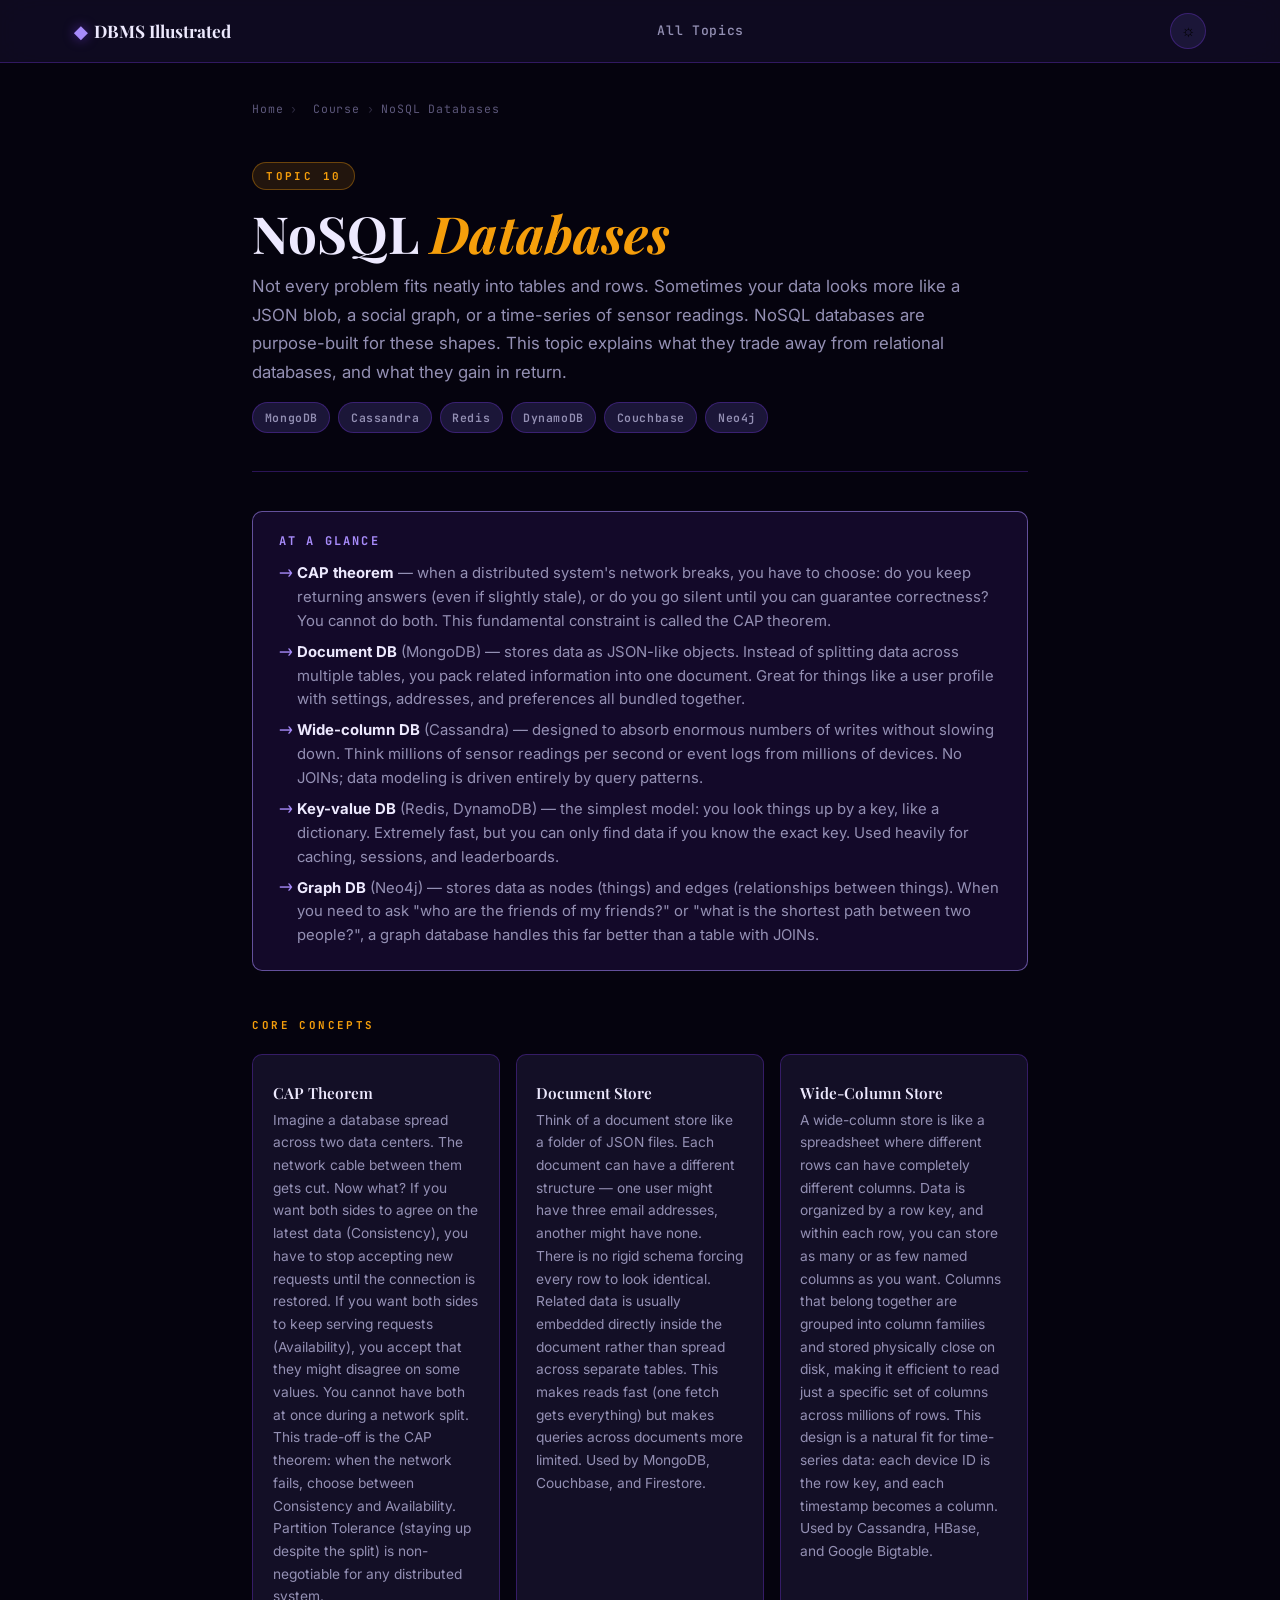
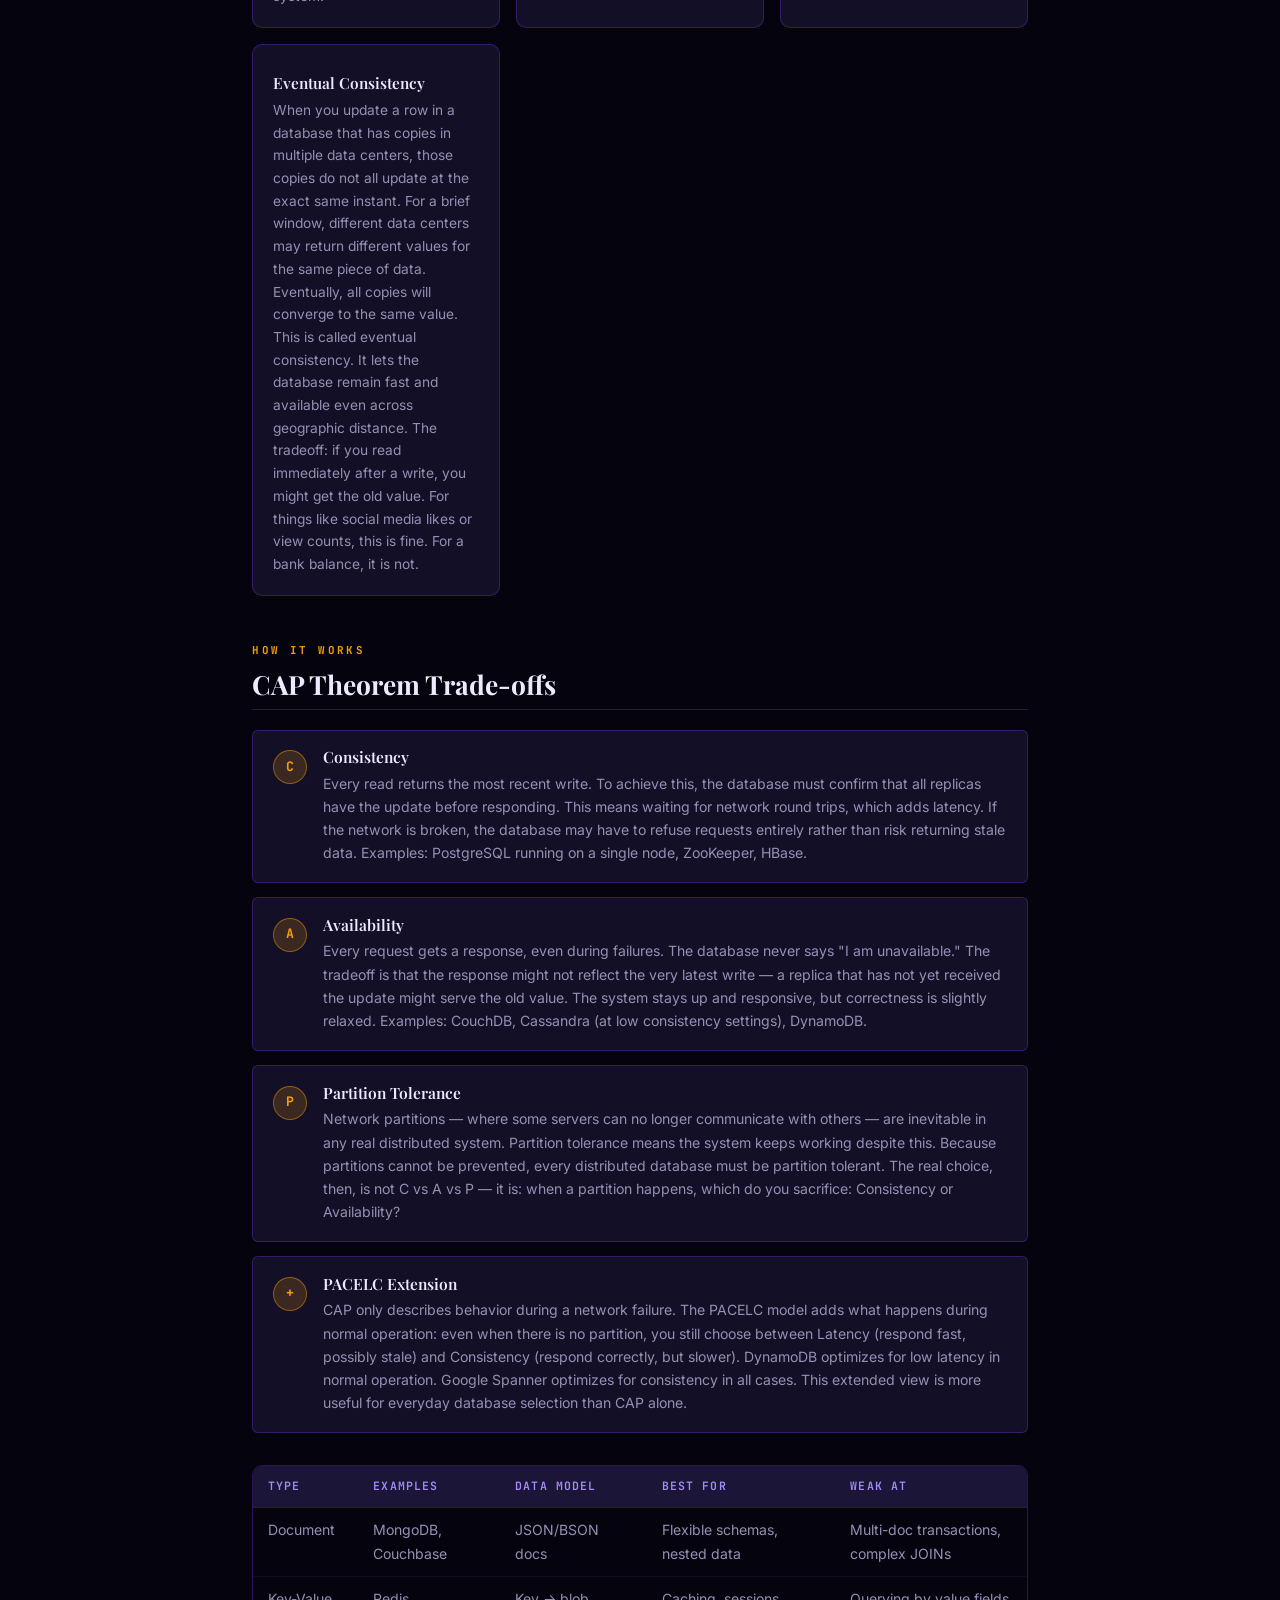
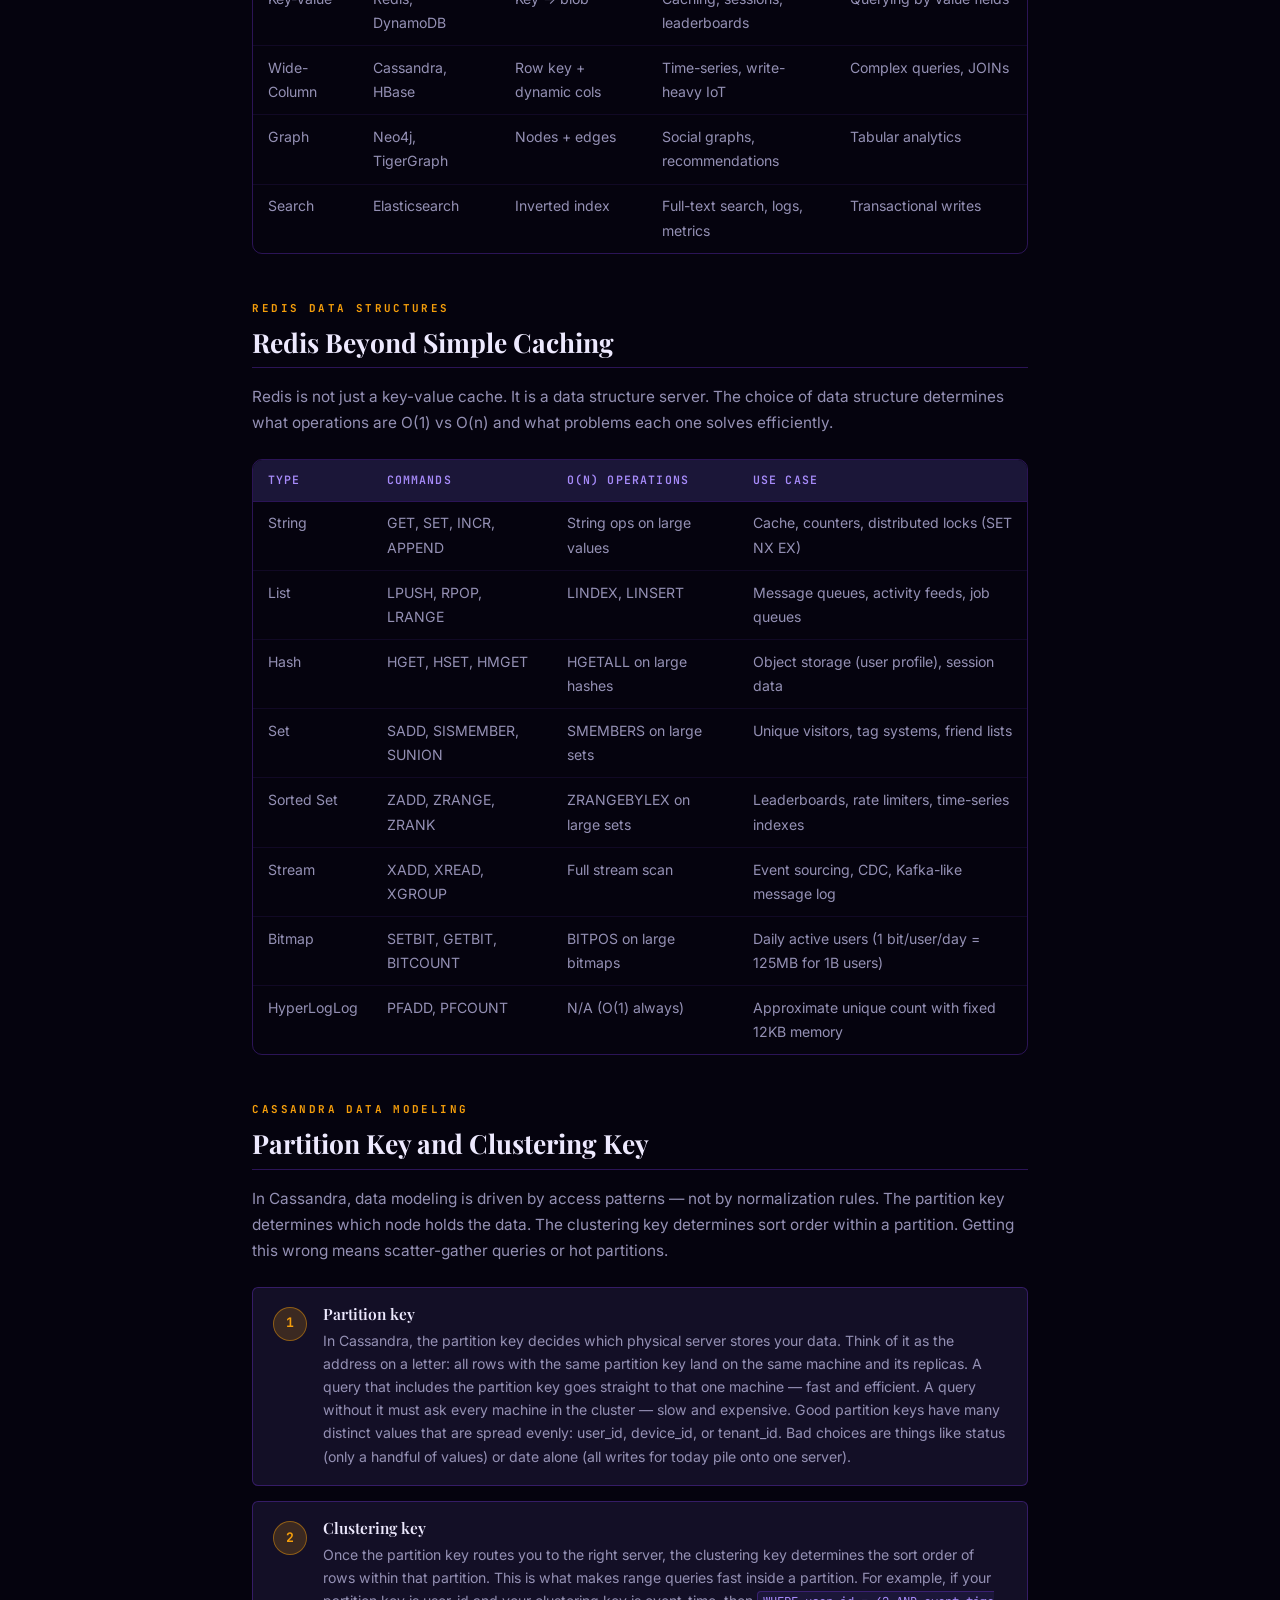
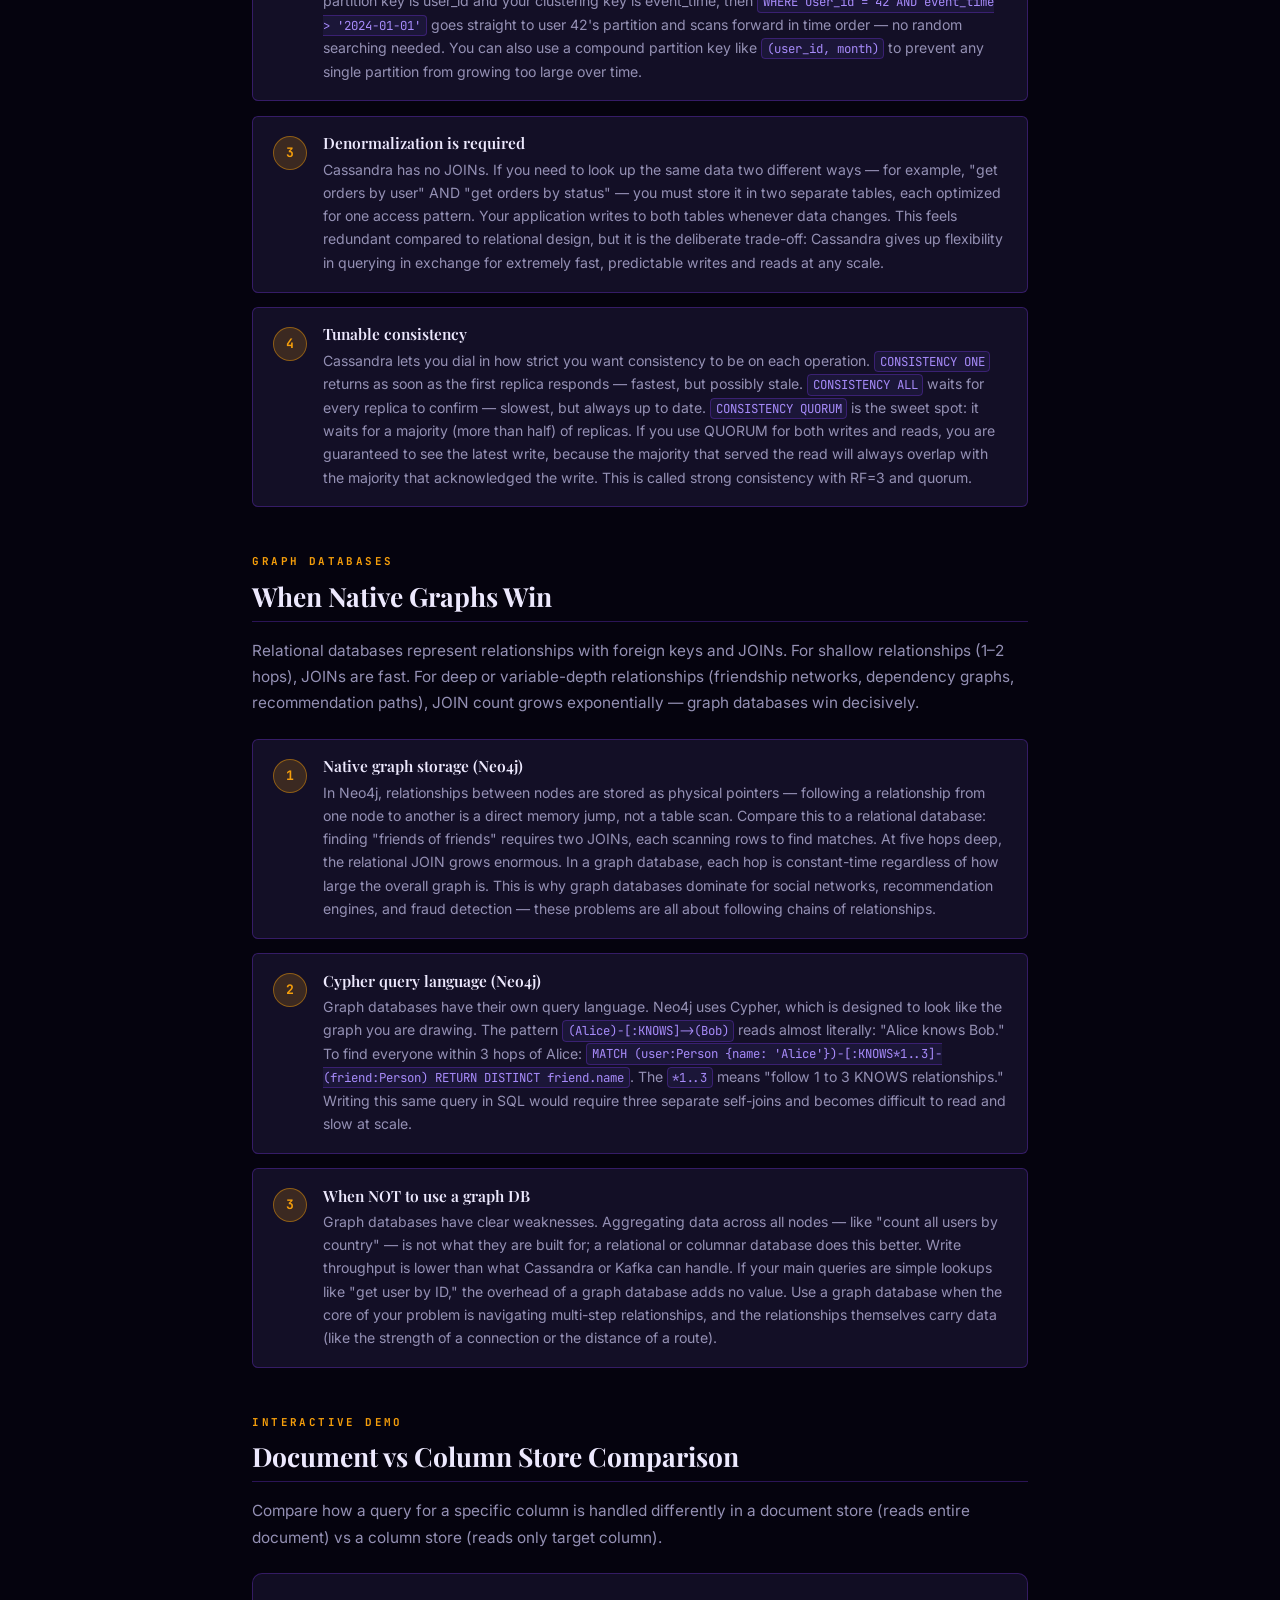
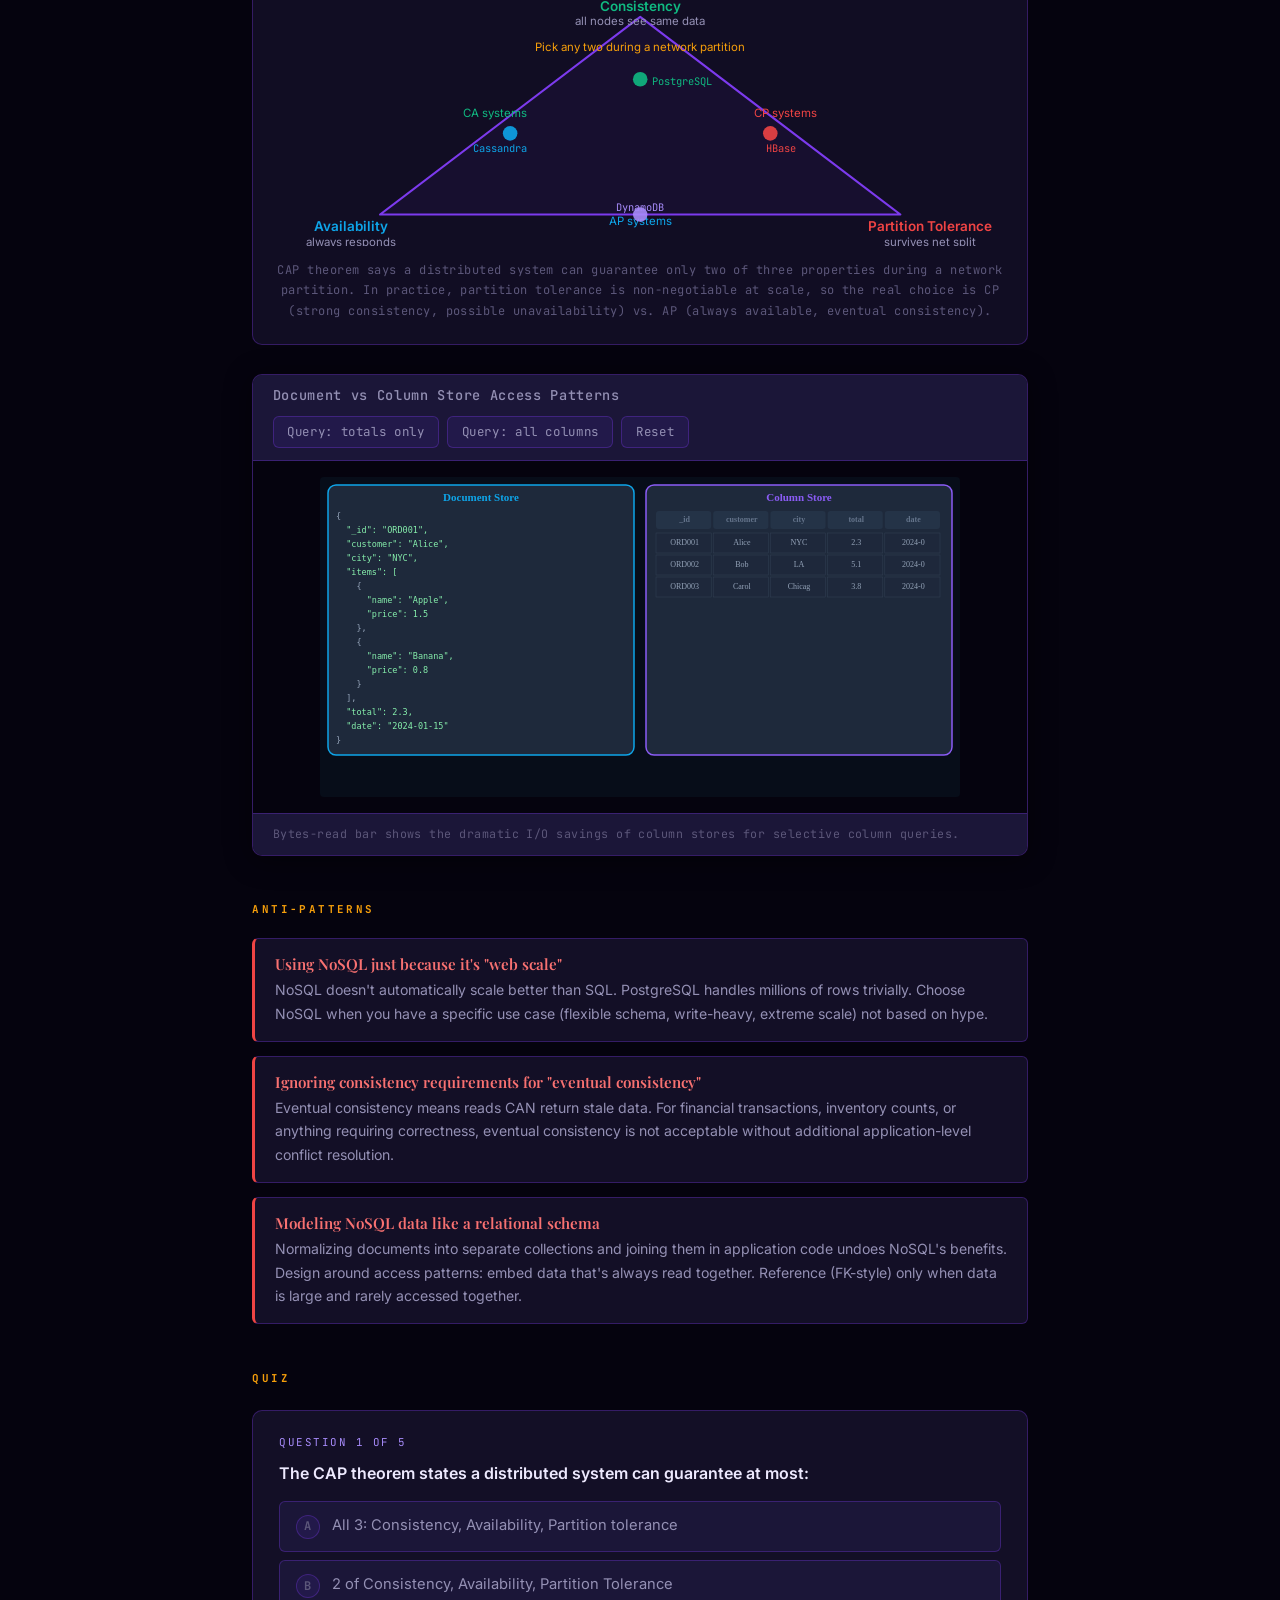
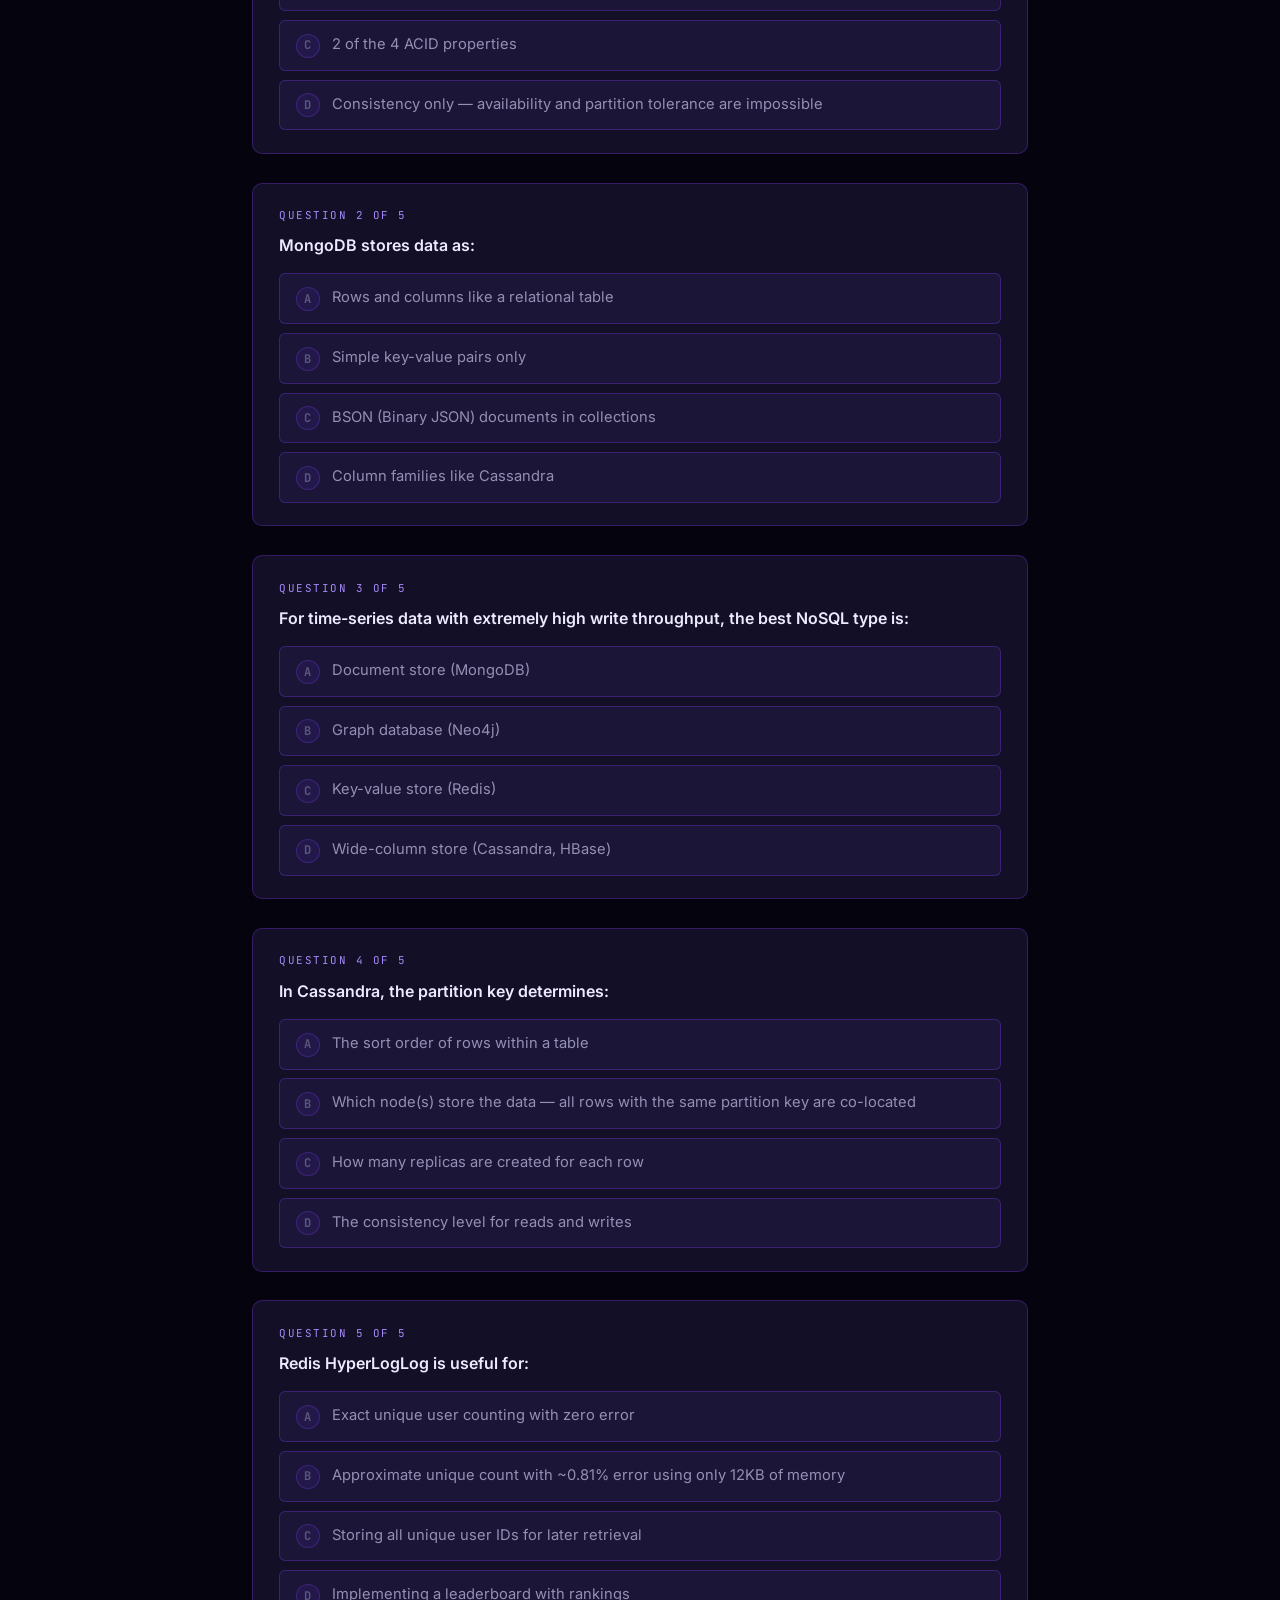
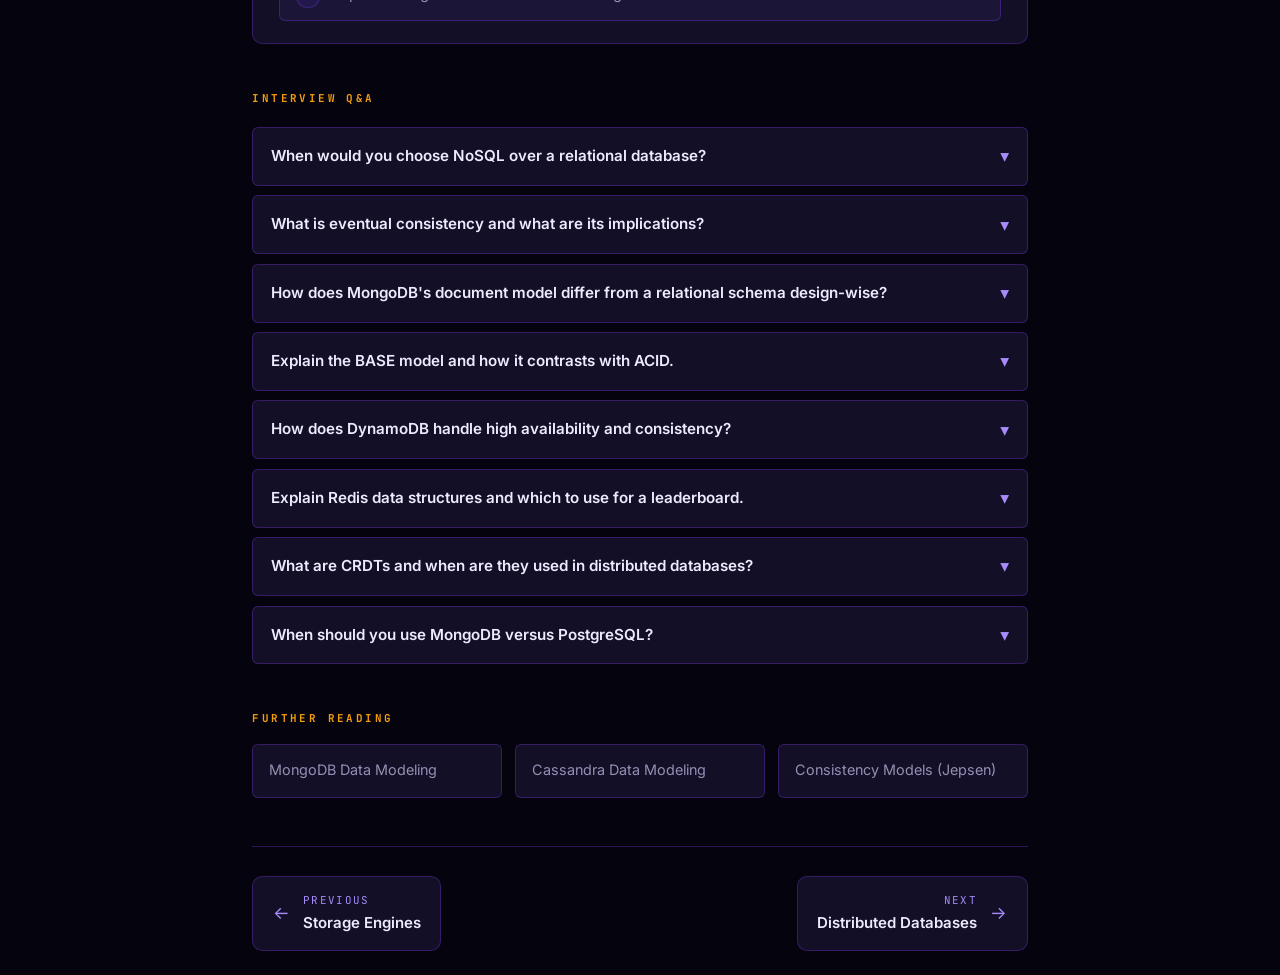
<file: topics/10-nosql.html>
<!DOCTYPE html>
<html lang="en">
<head>
  <meta charset="UTF-8"><meta name="viewport" content="width=device-width, initial-scale=1.0">
  <script>try{var t=localStorage.getItem("dbms-theme")||"dark";document.documentElement.setAttribute("data-theme",t)}catch(e){document.documentElement.setAttribute("data-theme","dark")}</script>
  <title>NoSQL Databases — DBMS Illustrated</title>
  <link rel="stylesheet" href="../css/style.css">
  <style>:root{--topic-color:var(--secondary)}</style>
</head>
<body>
<div class="reading-progress" id="reading-progress"></div>
<nav class="navbar">
  <div class="navbar-inner">
    <a class="navbar-brand" href="../index.html"><span class="brand-icon" style="color:var(--primary-soft)">&#9670;</span>DBMS Illustrated</a>
    <div class="navbar-links"><a href="../index.html#topics">All Topics</a></div>
    <div class="navbar-actions"><button class="btn-icon" id="theme-toggle" title="Toggle theme">&#9788;</button></div>
  </div>
</nav>

<div class="container">
  <div class="breadcrumb">
    <a href="../index.html">Home</a><span class="breadcrumb-sep">›</span>
    <a href="../index.html#topics">Course</a><span class="breadcrumb-sep">›</span><span>NoSQL Databases</span>
  </div>

  <div class="topic-header">
    <div class="topic-badge">Topic 10</div>
    <h1>NoSQL <span class="accent">Databases</span></h1>
    <p class="subtitle">Not every problem fits neatly into tables and rows. Sometimes your data looks more like a JSON blob, a social graph, or a time-series of sensor readings. NoSQL databases are purpose-built for these shapes. This topic explains what they trade away from relational databases, and what they gain in return.</p>
    <div class="company-badges">
      <span class="badge">MongoDB</span><span class="badge">Cassandra</span><span class="badge">Redis</span>
      <span class="badge">DynamoDB</span><span class="badge">Couchbase</span><span class="badge">Neo4j</span>
    </div>
  </div>

  <div class="at-a-glance reveal">
    <h3>At a Glance</h3>
    <ul>
      <li><strong>CAP theorem</strong> — when a distributed system's network breaks, you have to choose: do you keep returning answers (even if slightly stale), or do you go silent until you can guarantee correctness? You cannot do both. This fundamental constraint is called the CAP theorem.</li>
      <li><strong>Document DB</strong> (MongoDB) — stores data as JSON-like objects. Instead of splitting data across multiple tables, you pack related information into one document. Great for things like a user profile with settings, addresses, and preferences all bundled together.</li>
      <li><strong>Wide-column DB</strong> (Cassandra) — designed to absorb enormous numbers of writes without slowing down. Think millions of sensor readings per second or event logs from millions of devices. No JOINs; data modeling is driven entirely by query patterns.</li>
      <li><strong>Key-value DB</strong> (Redis, DynamoDB) — the simplest model: you look things up by a key, like a dictionary. Extremely fast, but you can only find data if you know the exact key. Used heavily for caching, sessions, and leaderboards.</li>
      <li><strong>Graph DB</strong> (Neo4j) — stores data as nodes (things) and edges (relationships between things). When you need to ask "who are the friends of my friends?" or "what is the shortest path between two people?", a graph database handles this far better than a table with JOINs.</li>
    </ul>
  </div>

  <div class="section-label">Core Concepts</div>
  <div class="mini-cards">
    <div class="mini-card">
      <div class="mini-card-icon"></div>
      <h4>CAP Theorem</h4>
      <p>Imagine a database spread across two data centers. The network cable between them gets cut. Now what? If you want both sides to agree on the latest data (Consistency), you have to stop accepting new requests until the connection is restored. If you want both sides to keep serving requests (Availability), you accept that they might disagree on some values. You cannot have both at once during a network split. This trade-off is the CAP theorem: when the network fails, choose between Consistency and Availability. Partition Tolerance (staying up despite the split) is non-negotiable for any distributed system.</p>
    </div>
    <div class="mini-card">
      <div class="mini-card-icon"></div>
      <h4>Document Store</h4>
      <p>Think of a document store like a folder of JSON files. Each document can have a different structure — one user might have three email addresses, another might have none. There is no rigid schema forcing every row to look identical. Related data is usually embedded directly inside the document rather than spread across separate tables. This makes reads fast (one fetch gets everything) but makes queries across documents more limited. Used by MongoDB, Couchbase, and Firestore.</p>
    </div>
    <div class="mini-card">
      <div class="mini-card-icon"></div>
      <h4>Wide-Column Store</h4>
      <p>A wide-column store is like a spreadsheet where different rows can have completely different columns. Data is organized by a row key, and within each row, you can store as many or as few named columns as you want. Columns that belong together are grouped into column families and stored physically close on disk, making it efficient to read just a specific set of columns across millions of rows. This design is a natural fit for time-series data: each device ID is the row key, and each timestamp becomes a column. Used by Cassandra, HBase, and Google Bigtable.</p>
    </div>
    <div class="mini-card">
      <div class="mini-card-icon"></div>
      <h4>Eventual Consistency</h4>
      <p>When you update a row in a database that has copies in multiple data centers, those copies do not all update at the exact same instant. For a brief window, different data centers may return different values for the same piece of data. Eventually, all copies will converge to the same value. This is called eventual consistency. It lets the database remain fast and available even across geographic distance. The tradeoff: if you read immediately after a write, you might get the old value. For things like social media likes or view counts, this is fine. For a bank balance, it is not.</p>
    </div>
  </div>

  <div class="section-label">How It Works</div>
  <h2 class="section-title">CAP Theorem Trade-offs</h2>
  <div class="steps">
    <div class="step-item"><div class="step-num">C</div><div><h4>Consistency</h4><p>Every read returns the most recent write. To achieve this, the database must confirm that all replicas have the update before responding. This means waiting for network round trips, which adds latency. If the network is broken, the database may have to refuse requests entirely rather than risk returning stale data. Examples: PostgreSQL running on a single node, ZooKeeper, HBase.</p></div></div>
    <div class="step-item"><div class="step-num">A</div><div><h4>Availability</h4><p>Every request gets a response, even during failures. The database never says "I am unavailable." The tradeoff is that the response might not reflect the very latest write — a replica that has not yet received the update might serve the old value. The system stays up and responsive, but correctness is slightly relaxed. Examples: CouchDB, Cassandra (at low consistency settings), DynamoDB.</p></div></div>
    <div class="step-item"><div class="step-num">P</div><div><h4>Partition Tolerance</h4><p>Network partitions — where some servers can no longer communicate with others — are inevitable in any real distributed system. Partition tolerance means the system keeps working despite this. Because partitions cannot be prevented, every distributed database must be partition tolerant. The real choice, then, is not C vs A vs P — it is: when a partition happens, which do you sacrifice: Consistency or Availability?</p></div></div>
    <div class="step-item"><div class="step-num">+</div><div><h4>PACELC Extension</h4><p>CAP only describes behavior during a network failure. The PACELC model adds what happens during normal operation: even when there is no partition, you still choose between Latency (respond fast, possibly stale) and Consistency (respond correctly, but slower). DynamoDB optimizes for low latency in normal operation. Google Spanner optimizes for consistency in all cases. This extended view is more useful for everyday database selection than CAP alone.</p></div></div>
  </div>

  <div class="table-wrap">
    <table class="compare-table">
      <thead><tr><th>Type</th><th>Examples</th><th>Data Model</th><th>Best For</th><th>Weak At</th></tr></thead>
      <tbody>
        <tr><td>Document</td><td>MongoDB, Couchbase</td><td>JSON/BSON docs</td><td>Flexible schemas, nested data</td><td>Multi-doc transactions, complex JOINs</td></tr>
        <tr><td>Key-Value</td><td>Redis, DynamoDB</td><td>Key → blob</td><td>Caching, sessions, leaderboards</td><td>Querying by value fields</td></tr>
        <tr><td>Wide-Column</td><td>Cassandra, HBase</td><td>Row key + dynamic cols</td><td>Time-series, write-heavy IoT</td><td>Complex queries, JOINs</td></tr>
        <tr><td>Graph</td><td>Neo4j, TigerGraph</td><td>Nodes + edges</td><td>Social graphs, recommendations</td><td>Tabular analytics</td></tr>
        <tr><td>Search</td><td>Elasticsearch</td><td>Inverted index</td><td>Full-text search, logs, metrics</td><td>Transactional writes</td></tr>
      </tbody>
    </table>
  </div>

  <!-- ── Redis Data Structures ──────────────────────────────── -->
  <div class="section-label">Redis Data Structures</div>
  <h2 class="section-title">Redis Beyond Simple Caching</h2>
  <p class="section-desc">Redis is not just a key-value cache. It is a data structure server. The choice of data structure determines what operations are O(1) vs O(n) and what problems each one solves efficiently.</p>

  <div class="table-wrap">
    <table class="compare-table">
      <thead>
        <tr><th>Type</th><th>Commands</th><th>O(n) operations</th><th>Use Case</th></tr>
      </thead>
      <tbody>
        <tr><td>String</td><td>GET, SET, INCR, APPEND</td><td>String ops on large values</td><td>Cache, counters, distributed locks (SET NX EX)</td></tr>
        <tr><td>List</td><td>LPUSH, RPOP, LRANGE</td><td>LINDEX, LINSERT</td><td>Message queues, activity feeds, job queues</td></tr>
        <tr><td>Hash</td><td>HGET, HSET, HMGET</td><td>HGETALL on large hashes</td><td>Object storage (user profile), session data</td></tr>
        <tr><td>Set</td><td>SADD, SISMEMBER, SUNION</td><td>SMEMBERS on large sets</td><td>Unique visitors, tag systems, friend lists</td></tr>
        <tr><td>Sorted Set</td><td>ZADD, ZRANGE, ZRANK</td><td>ZRANGEBYLEX on large sets</td><td>Leaderboards, rate limiters, time-series indexes</td></tr>
        <tr><td>Stream</td><td>XADD, XREAD, XGROUP</td><td>Full stream scan</td><td>Event sourcing, CDC, Kafka-like message log</td></tr>
        <tr><td>Bitmap</td><td>SETBIT, GETBIT, BITCOUNT</td><td>BITPOS on large bitmaps</td><td>Daily active users (1 bit/user/day = 125MB for 1B users)</td></tr>
        <tr><td>HyperLogLog</td><td>PFADD, PFCOUNT</td><td>N/A (O(1) always)</td><td>Approximate unique count with fixed 12KB memory</td></tr>
      </tbody>
    </table>
  </div>

  <!-- ── Cassandra Data Model ────────────────────────────────── -->
  <div class="section-label">Cassandra Data Modeling</div>
  <h2 class="section-title">Partition Key and Clustering Key</h2>
  <p class="section-desc">In Cassandra, data modeling is driven by access patterns — not by normalization rules. The partition key determines which node holds the data. The clustering key determines sort order within a partition. Getting this wrong means scatter-gather queries or hot partitions.</p>

  <div class="steps">
    <div class="step-item">
      <div class="step-num">1</div>
      <div>
        <h4>Partition key</h4>
        <p>In Cassandra, the partition key decides which physical server stores your data. Think of it as the address on a letter: all rows with the same partition key land on the same machine and its replicas. A query that includes the partition key goes straight to that one machine — fast and efficient. A query without it must ask every machine in the cluster — slow and expensive. Good partition keys have many distinct values that are spread evenly: user_id, device_id, or tenant_id. Bad choices are things like status (only a handful of values) or date alone (all writes for today pile onto one server).</p>
      </div>
    </div>
    <div class="step-item">
      <div class="step-num">2</div>
      <div>
        <h4>Clustering key</h4>
        <p>Once the partition key routes you to the right server, the clustering key determines the sort order of rows within that partition. This is what makes range queries fast inside a partition. For example, if your partition key is user_id and your clustering key is event_time, then <code>WHERE user_id = 42 AND event_time &gt; '2024-01-01'</code> goes straight to user 42's partition and scans forward in time order — no random searching needed. You can also use a compound partition key like <code>(user_id, month)</code> to prevent any single partition from growing too large over time.</p>
      </div>
    </div>
    <div class="step-item">
      <div class="step-num">3</div>
      <div>
        <h4>Denormalization is required</h4>
        <p>Cassandra has no JOINs. If you need to look up the same data two different ways — for example, "get orders by user" AND "get orders by status" — you must store it in two separate tables, each optimized for one access pattern. Your application writes to both tables whenever data changes. This feels redundant compared to relational design, but it is the deliberate trade-off: Cassandra gives up flexibility in querying in exchange for extremely fast, predictable writes and reads at any scale.</p>
      </div>
    </div>
    <div class="step-item">
      <div class="step-num">4</div>
      <div>
        <h4>Tunable consistency</h4>
        <p>Cassandra lets you dial in how strict you want consistency to be on each operation. <code>CONSISTENCY ONE</code> returns as soon as the first replica responds — fastest, but possibly stale. <code>CONSISTENCY ALL</code> waits for every replica to confirm — slowest, but always up to date. <code>CONSISTENCY QUORUM</code> is the sweet spot: it waits for a majority (more than half) of replicas. If you use QUORUM for both writes and reads, you are guaranteed to see the latest write, because the majority that served the read will always overlap with the majority that acknowledged the write. This is called strong consistency with RF=3 and quorum.</p>
      </div>
    </div>
  </div>

  <!-- ── Graph Database ──────────────────────────────────────── -->
  <div class="section-label">Graph Databases</div>
  <h2 class="section-title">When Native Graphs Win</h2>
  <p class="section-desc">Relational databases represent relationships with foreign keys and JOINs. For shallow relationships (1–2 hops), JOINs are fast. For deep or variable-depth relationships (friendship networks, dependency graphs, recommendation paths), JOIN count grows exponentially — graph databases win decisively.</p>

  <div class="steps">
    <div class="step-item">
      <div class="step-num">1</div>
      <div>
        <h4>Native graph storage (Neo4j)</h4>
        <p>In Neo4j, relationships between nodes are stored as physical pointers — following a relationship from one node to another is a direct memory jump, not a table scan. Compare this to a relational database: finding "friends of friends" requires two JOINs, each scanning rows to find matches. At five hops deep, the relational JOIN grows enormous. In a graph database, each hop is constant-time regardless of how large the overall graph is. This is why graph databases dominate for social networks, recommendation engines, and fraud detection — these problems are all about following chains of relationships.</p>
      </div>
    </div>
    <div class="step-item">
      <div class="step-num">2</div>
      <div>
        <h4>Cypher query language (Neo4j)</h4>
        <p>Graph databases have their own query language. Neo4j uses Cypher, which is designed to look like the graph you are drawing. The pattern <code>(Alice)-[:KNOWS]->(Bob)</code> reads almost literally: "Alice knows Bob." To find everyone within 3 hops of Alice: <code>MATCH (user:Person {name: 'Alice'})-[:KNOWS*1..3]-(friend:Person) RETURN DISTINCT friend.name</code>. The <code>*1..3</code> means "follow 1 to 3 KNOWS relationships." Writing this same query in SQL would require three separate self-joins and becomes difficult to read and slow at scale.</p>
      </div>
    </div>
    <div class="step-item">
      <div class="step-num">3</div>
      <div>
        <h4>When NOT to use a graph DB</h4>
        <p>Graph databases have clear weaknesses. Aggregating data across all nodes — like "count all users by country" — is not what they are built for; a relational or columnar database does this better. Write throughput is lower than what Cassandra or Kafka can handle. If your main queries are simple lookups like "get user by ID," the overhead of a graph database adds no value. Use a graph database when the core of your problem is navigating multi-step relationships, and the relationships themselves carry data (like the strength of a connection or the distance of a route).</p>
      </div>
    </div>
  </div>

  <div class="section-label">Interactive Demo</div>
  <h2 class="section-title">Document vs Column Store Comparison</h2>
  <p class="section-desc">Compare how a query for a specific column is handled differently in a document store (reads entire document) vs a column store (reads only target column).</p>

  <div class="diagram-box">
    <svg viewBox="0 0 700 240" role="img" aria-label="CAP theorem triangle and NoSQL store placement">
      <!-- Triangle -->
      <polygon points="350,20 100,210 600,210" style="fill:rgba(124,58,237,0.06);stroke:#7C3AED;stroke-width:2;stroke-linejoin:round"/>
      <!-- Corner labels -->
      <text x="350" y="14" text-anchor="middle" class="svg-label" style="fill:#10B981">Consistency</text>
      <text x="350" y="28" text-anchor="middle" class="svg-soft">all nodes see same data</text>
      <text x="72"  y="226" text-anchor="middle" class="svg-label" style="fill:#0EA5E9">Availability</text>
      <text x="72"  y="240" text-anchor="middle" class="svg-soft">always responds</text>
      <text x="628" y="226" text-anchor="middle" class="svg-label" style="fill:#EF4444">Partition Tolerance</text>
      <text x="628" y="240" text-anchor="middle" class="svg-soft">survives net split</text>
      <!-- Edge midpoint labels (pick 2) -->
      <text x="210" y="116" text-anchor="middle" class="svg-soft" style="fill:#10B981">CA systems</text>
      <text x="490" y="116" text-anchor="middle" class="svg-soft" style="fill:#EF4444">CP systems</text>
      <text x="350" y="220" text-anchor="middle" class="svg-soft" style="fill:#0EA5E9">AP systems</text>
      <!-- Product placement dots -->
      <circle cx="225" cy="132" r="7" fill="#0EA5E9" opacity="0.9"/>
      <text x="215" y="150" text-anchor="middle" class="svg-mono" style="font-size:10px;fill:#0EA5E9">Cassandra</text>
      <circle cx="475" cy="132" r="7" fill="#EF4444" opacity="0.9"/>
      <text x="485" y="150" text-anchor="middle" class="svg-mono" style="font-size:10px;fill:#EF4444">HBase</text>
      <circle cx="350" cy="80"  r="7" fill="#10B981" opacity="0.9"/>
      <text x="390" y="86"  text-anchor="middle" class="svg-mono" style="font-size:10px;fill:#10B981">PostgreSQL</text>
      <circle cx="350" cy="210" r="7" fill="#A78BFA" opacity="0.9"/>
      <text x="350" y="207" text-anchor="middle" class="svg-mono" style="font-size:10px;fill:#A78BFA">DynamoDB</text>
      <!-- Note: can only pick 2 -->
      <text x="350" y="53" text-anchor="middle" class="svg-soft" style="fill:#F59E0B;font-size:11px">Pick any two during a network partition</text>
      <!-- Packets along edges -->
      <circle class="pkt" cx="210" cy="116" r="5" fill="#0EA5E9"/>
      <circle class="pkt" cx="490" cy="116" r="5" fill="#EF4444"/>
      <circle class="pkt" cx="350" cy="210" r="5" fill="#A78BFA"/>
    </svg>
    <p class="diagram-caption">CAP theorem says a distributed system can guarantee only two of three properties during a network partition. In practice, partition tolerance is non-negotiable at scale, so the real choice is CP (strong consistency, possible unavailability) vs. AP (always available, eventual consistency).</p>
  </div>

  <div class="demo-section" id="demo-nosql">
    <div class="demo-header">
      <h3>Document vs Column Store Access Patterns</h3>
      <div class="demo-controls">
        <button class="demo-btn" data-action="query-total">Query: totals only</button>
        <button class="demo-btn" data-action="query-all">Query: all columns</button>
        <button class="demo-btn" data-action="reset-nosql">Reset</button>
      </div>
    </div>
    <div class="demo-canvas-wrap"></div>
    <div class="demo-hint">Bytes-read bar shows the dramatic I/O savings of column stores for selective column queries.</div>
  </div>

  <div class="section-label">Anti-patterns</div>
  <div class="antipatterns">
    <div class="antipattern">
      <h4>Using NoSQL just because it's "web scale"</h4>
      <p>NoSQL doesn't automatically scale better than SQL. PostgreSQL handles millions of rows trivially. Choose NoSQL when you have a specific use case (flexible schema, write-heavy, extreme scale) not based on hype.</p>
    </div>
    <div class="antipattern">
      <h4>Ignoring consistency requirements for "eventual consistency"</h4>
      <p>Eventual consistency means reads CAN return stale data. For financial transactions, inventory counts, or anything requiring correctness, eventual consistency is not acceptable without additional application-level conflict resolution.</p>
    </div>
    <div class="antipattern">
      <h4>Modeling NoSQL data like a relational schema</h4>
      <p>Normalizing documents into separate collections and joining them in application code undoes NoSQL's benefits. Design around access patterns: embed data that's always read together. Reference (FK-style) only when data is large and rarely accessed together.</p>
    </div>
  </div>

  <div class="section-label">Quiz</div>
  <div class="quiz-section">
    <div class="quiz-question">
      <div class="quiz-q-num">Question 1 of 5</div>
      <div class="quiz-q-text">The CAP theorem states a distributed system can guarantee at most:</div>
      <div class="quiz-options">
        <div class="quiz-option" data-correct="false" data-explanation="CAP says you can only have 2 of the 3 properties in the presence of network partitions."><span class="opt-letter">A</span>All 3: Consistency, Availability, Partition tolerance</div>
        <div class="quiz-option" data-correct="true" data-explanation="CAP theorem: choose 2 of Consistency, Availability, Partition Tolerance. Since all distributed systems must tolerate partitions, the real choice is between C and A during a partition."><span class="opt-letter">B</span>2 of Consistency, Availability, Partition Tolerance</div>
        <div class="quiz-option" data-correct="false" data-explanation="CAP specifically covers exactly these three properties."><span class="opt-letter">C</span>2 of the 4 ACID properties</div>
        <div class="quiz-option" data-correct="false" data-explanation="All distributed systems must tolerate partitions to function."><span class="opt-letter">D</span>Consistency only — availability and partition tolerance are impossible</div>
      </div>
      <div class="quiz-feedback"></div>
    </div>
    <div class="quiz-question">
      <div class="quiz-q-num">Question 2 of 5</div>
      <div class="quiz-q-text">MongoDB stores data as:</div>
      <div class="quiz-options">
        <div class="quiz-option" data-correct="false" data-explanation="Rows and columns are the relational model — MongoDB is a document store."><span class="opt-letter">A</span>Rows and columns like a relational table</div>
        <div class="quiz-option" data-correct="false" data-explanation="Key-value pairs describe Redis and DynamoDB, not MongoDB's document model."><span class="opt-letter">B</span>Simple key-value pairs only</div>
        <div class="quiz-option" data-correct="true" data-explanation="MongoDB stores data as BSON (Binary JSON) documents. Documents can have nested subdocuments and arrays. Collections are groups of documents."><span class="opt-letter">C</span>BSON (Binary JSON) documents in collections</div>
        <div class="quiz-option" data-correct="false" data-explanation="Column families describe Cassandra/HBase (wide-column stores)."><span class="opt-letter">D</span>Column families like Cassandra</div>
      </div>
      <div class="quiz-feedback"></div>
    </div>
    <div class="quiz-question">
      <div class="quiz-q-num">Question 3 of 5</div>
      <div class="quiz-q-text">For time-series data with extremely high write throughput, the best NoSQL type is:</div>
      <div class="quiz-options">
        <div class="quiz-option" data-correct="false" data-explanation="Document stores can work but aren't optimized for time-series write throughput."><span class="opt-letter">A</span>Document store (MongoDB)</div>
        <div class="quiz-option" data-correct="false" data-explanation="Graph databases are optimized for relationship traversal, not time-series writes."><span class="opt-letter">B</span>Graph database (Neo4j)</div>
        <div class="quiz-option" data-correct="false" data-explanation="Key-value stores work for simple time-series but lack the column-level query efficiency."><span class="opt-letter">C</span>Key-value store (Redis)</div>
        <div class="quiz-option" data-correct="true" data-explanation="Wide-column stores like Cassandra and HBase are designed for write-heavy time-series workloads — LSM-tree backed, partitioned by time, sorted within partitions. Used by Netflix, Twitter, IoT platforms."><span class="opt-letter">D</span>Wide-column store (Cassandra, HBase)</div>
      </div>
      <div class="quiz-feedback"></div>
    </div>
    <div class="quiz-question">
      <div class="quiz-q-num">Question 4 of 5</div>
      <div class="quiz-q-text">In Cassandra, the partition key determines:</div>
      <div class="quiz-options">
        <div class="quiz-option" data-correct="false" data-explanation="Sort order within a partition is determined by the clustering key, not the partition key."><span class="opt-letter">A</span>The sort order of rows within a table</div>
        <div class="quiz-option" data-correct="true" data-explanation="The partition key is hashed to determine which node(s) store the data. All rows with the same partition key are co-located on the same node and its replicas. Queries with the full partition key go to exactly one node — efficient. Without it, queries must scatter to all nodes."><span class="opt-letter">B</span>Which node(s) store the data — all rows with the same partition key are co-located</div>
        <div class="quiz-option" data-correct="false" data-explanation="Replication factor is a cluster-wide or keyspace-level setting, not determined by partition key."><span class="opt-letter">C</span>How many replicas are created for each row</div>
        <div class="quiz-option" data-correct="false" data-explanation="Consistency level is a per-query setting, not determined by partition key."><span class="opt-letter">D</span>The consistency level for reads and writes</div>
      </div>
      <div class="quiz-feedback"></div>
    </div>
    <div class="quiz-question">
      <div class="quiz-q-num">Question 5 of 5</div>
      <div class="quiz-q-text">Redis HyperLogLog is useful for:</div>
      <div class="quiz-options">
        <div class="quiz-option" data-correct="false" data-explanation="HyperLogLog provides approximate, not exact, unique counts — it uses statistical estimation."><span class="opt-letter">A</span>Exact unique user counting with zero error</div>
        <div class="quiz-option" data-correct="true" data-explanation="HyperLogLog approximates the cardinality (number of unique elements) of a set using a fixed 12KB of memory regardless of input size, with ~0.81% error rate. Perfect for counting unique visitors, unique queries, or any large cardinality estimate where a small error is acceptable."><span class="opt-letter">B</span>Approximate unique count with ~0.81% error using only 12KB of memory</div>
        <div class="quiz-option" data-correct="false" data-explanation="HyperLogLog does not store the actual elements — only a probabilistic sketch. You cannot retrieve members."><span class="opt-letter">C</span>Storing all unique user IDs for later retrieval</div>
        <div class="quiz-option" data-correct="false" data-explanation="Sorted sets, not HyperLogLog, are used for leaderboards with ranking."><span class="opt-letter">D</span>Implementing a leaderboard with rankings</div>
      </div>
      <div class="quiz-feedback"></div>
    </div>
  </div>

  <div class="section-label">Interview Q&A</div>
  <div class="qa-section">
    <div class="qa-item">
      <div class="qa-q">When would you choose NoSQL over a relational database?<span class="qa-chevron">▾</span></div>
      <div class="qa-a"><div class="qa-a-inner">Choose NoSQL when: (1) <strong>Schema flexibility</strong>data structure varies per record (e.g., product catalog with different attributes per product type). (2) <strong>Extreme write throughput</strong>Cassandra/HBase handle millions of writes/sec. (3) <strong>Horizontal scale-out</strong>data too large for a single machine and JOINs aren't needed. (4) <strong>Specific access patterns</strong>graph traversal (Neo4j), full-text search (Elasticsearch), sub-millisecond cache (Redis). (5) <strong>Operational simplicity</strong>schema-less development in early-stage products. Stick with SQL when: ACID transactions required, complex queries with JOINs, strong data integrity, team SQL expertise.</div></div>
    </div>
    <div class="qa-item">
      <div class="qa-q">What is eventual consistency and what are its implications?<span class="qa-chevron">▾</span></div>
      <div class="qa-a"><div class="qa-a-inner">Eventual consistency means that given no new writes, all replicas will converge to the same value — eventually. In the window before convergence, different nodes may return different values for the same key. Implications: (1) Don't use for money transfers, inventory counts, or any scenario where stale reads cause business errors. (2) Design around it: use append-only event logs, CRDTs (Conflict-free Replicated Data Types), or vector clocks for conflict resolution. (3) In Cassandra: <code>CONSISTENCY QUORUM</code> (read+write quorum) gives you strong consistency at the cost of availability. <code>CONSISTENCY ONE</code> is eventual. (4) The "eventual" window can be milliseconds (same DC) or seconds (cross-region). Measure it for your workload.</div></div>
    </div>
    <div class="qa-item">
      <div class="qa-q">How does MongoDB's document model differ from a relational schema design-wise?<span class="qa-chevron">▾</span></div>
      <div class="qa-a"><div class="qa-a-inner">Relational: normalize data — one fact in one place, JOINs to reconstruct. MongoDB: design around access patterns — embed data that's read together, reference data that's large or shared. Example: a blog post with comments. Relational: posts table + comments table, JOIN on query. MongoDB: embed comments array inside the post document (if always read together). Trade-offs of embedding: single document read (fast, atomic), but document grows unboundedly and you can't easily query comments across posts. Trade-offs of referencing: JOINs via <code>$lookup</code> (2 queries), but modular and supports independent comment queries. The right choice depends on your dominant read pattern.</div></div>
    </div>
    <div class="qa-item">
      <div class="qa-q">Explain the BASE model and how it contrasts with ACID.<span class="qa-chevron">▾</span></div>
      <div class="qa-a"><div class="qa-a-inner">BASE (coined for NoSQL systems): <strong>Basically Available</strong> — system is available even during partial failures. <strong>Soft state</strong> — state may change over time even without input (replicas catching up). <strong>Eventually consistent</strong> — all replicas converge given no new writes. ACID vs BASE: ACID is pessimistic (prevent inconsistency) and offers strong guarantees at the cost of availability and throughput. BASE is optimistic (tolerate inconsistency temporarily) and offers high availability and throughput at the cost of immediate consistency. Modern NewSQL databases (Spanner, CockroachDB) provide ACID + horizontal scale, blurring the boundary.</div></div>
    </div>
    <div class="qa-item">
      <div class="qa-q">How does DynamoDB handle high availability and consistency?<span class="qa-chevron">▾</span></div>
      <div class="qa-a"><div class="qa-a-inner">DynamoDB replicates data across 3 AZs in a region. By default it offers <strong>eventually consistent reads</strong> — might return stale data from a replica not yet synchronized; fastest and cheapest. <strong>Strongly consistent reads</strong> route to the primary replica and always return the latest committed data — costs 2x read capacity units. DynamoDB is classified as AP in CAP. For global tables (multi-region), it uses last-write-wins conflict resolution. Transactions: DynamoDB supports ACID transactions across multiple items via <code>TransactWriteItems</code> / <code>TransactGetItems</code> — serializable but limited to 25 items and single-region. Pricing is capacity-unit based — design access patterns to be efficient. Single-table design patterns use composite keys and GSIs (Global Secondary Indexes) to support multiple access patterns without JOINs.</div></div>
    </div>
    <div class="qa-item">
      <div class="qa-q">Explain Redis data structures and which to use for a leaderboard.<span class="qa-chevron">▾</span></div>
      <div class="qa-a"><div class="qa-a-inner">Redis Sorted Sets are the native leaderboard data structure. <code>ZADD leaderboard 15230 "alice"</code> adds alice with score 15230. <code>ZREVRANK leaderboard "alice"</code> returns alice's rank (0-indexed from highest). <code>ZREVRANGE leaderboard 0 9 WITHSCORES</code> returns the top 10 with scores. Score updates: <code>ZINCRBY leaderboard 500 "alice"</code> atomically adds 500 to alice's score. Why not a SQL table with an index? SQL requires a query + sort + limit — works fine for small leaderboards. For leaderboards with millions of entries updated thousands of times per second, Redis Sorted Set's O(log n) write and O(log n + k) range read are ideal. Combine with Redis HyperLogLog for "unique players today" metrics and a Hash for player metadata (name, avatar URL) — three data structures, three problems solved.</div></div>
    </div>
    <div class="qa-item">
      <div class="qa-q">What are CRDTs and when are they used in distributed databases?<span class="qa-chevron">▾</span></div>
      <div class="qa-a"><div class="qa-a-inner">CRDTs (Conflict-free Replicated Data Types) are data structures mathematically designed so that any concurrent updates can always be merged without conflict. The merge operation must be commutative (A merge B = B merge A), associative ((A merge B) merge C = A merge (B merge C)), and idempotent (A merge A = A). Examples: G-Counter (grow-only counter — only increments, each replica maintains its own counter, total is sum); 2P-Set (two-phase set — add and remove sets, a removed element can never be re-added); LWW-Register (Last Write Wins — each value tagged with timestamp); PN-Counter (positive-negative counter — supports decrement via two G-Counters). Used by: Riak (peer-to-peer KV), Redis (CRDT-based counters), collaborative editing tools (Google Docs uses operational transforms, a related concept), Dynamo-style databases. CRDTs are suitable when you need eventual consistency without conflict resolution logic and the data structure semantics match the CRDT constraints.</div></div>
    </div>
    <div class="qa-item">
      <div class="qa-q">When should you use MongoDB versus PostgreSQL?<span class="qa-chevron">▾</span></div>
      <div class="qa-a"><div class="qa-a-inner">Use MongoDB when: (1) Data is genuinely document-shaped and varies between records (e-commerce product catalog where electronics have different attributes from clothing). (2) You need flexible schema evolution without ALTER TABLE migrations. (3) Data is always accessed as a whole document (embedded comments, blog posts with metadata). (4) Team prefers JSON-native APIs and doesn't need complex SQL analytics. Use PostgreSQL when: (1) Data has regular structure and strong relationships (users, orders, products with FK constraints). (2) ACID transactions across multiple tables required. (3) Complex analytical queries with JOINs, window functions, CTEs. (4) Schema validation and constraint enforcement needed. (5) Full MVCC and point-in-time recovery needed. Note: PostgreSQL with JSONB columns can serve many document store use cases while retaining full SQL power — a common "best of both" choice.</div></div>
    </div>
  </div>

  <div class="section-label">Further Reading</div>
  <div class="reading-links">
    <a class="reading-link" href="https://www.mongodb.com/docs/manual/data-modeling/" target="_blank">MongoDB Data Modeling</a>
    <a class="reading-link" href="https://cassandra.apache.org/doc/latest/cassandra/data_modeling/" target="_blank">Cassandra Data Modeling</a>
    <a class="reading-link" href="https://jepsen.io/consistency" target="_blank">Consistency Models (Jepsen)</a>
  </div>

  <div class="topic-nav">
    <a href="09-storage-engines.html" class="topic-nav-link"><div class="topic-nav-arrow">←</div><div><div class="topic-nav-label">Previous</div><div class="topic-nav-title">Storage Engines</div></div></a>
    <a href="11-distributed-databases.html" class="topic-nav-link next"><div class="topic-nav-arrow">→</div><div><div class="topic-nav-label">Next</div><div class="topic-nav-title">Distributed Databases</div></div></a>
  </div>
</div>

<script src="../js/main.js"></script>
<script src="../js/demos.js"></script>
</body>
</html>
</file>
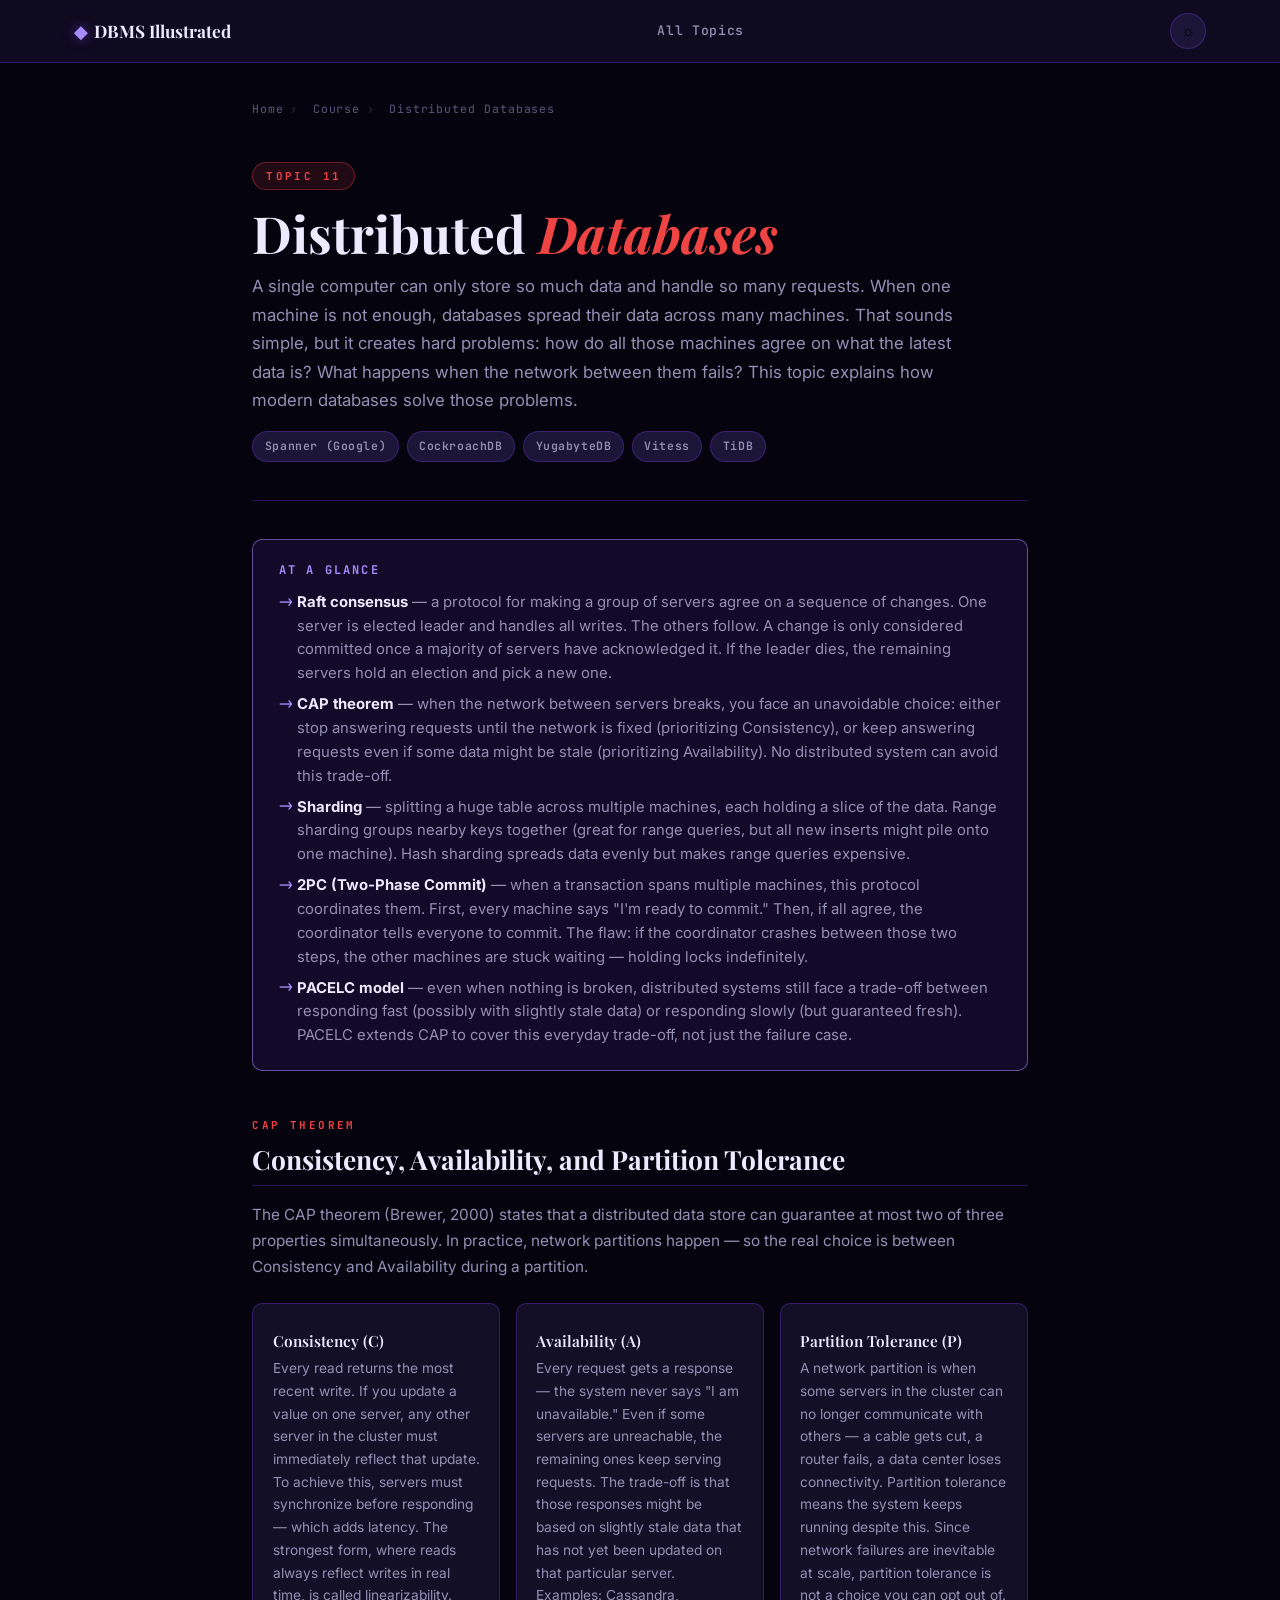
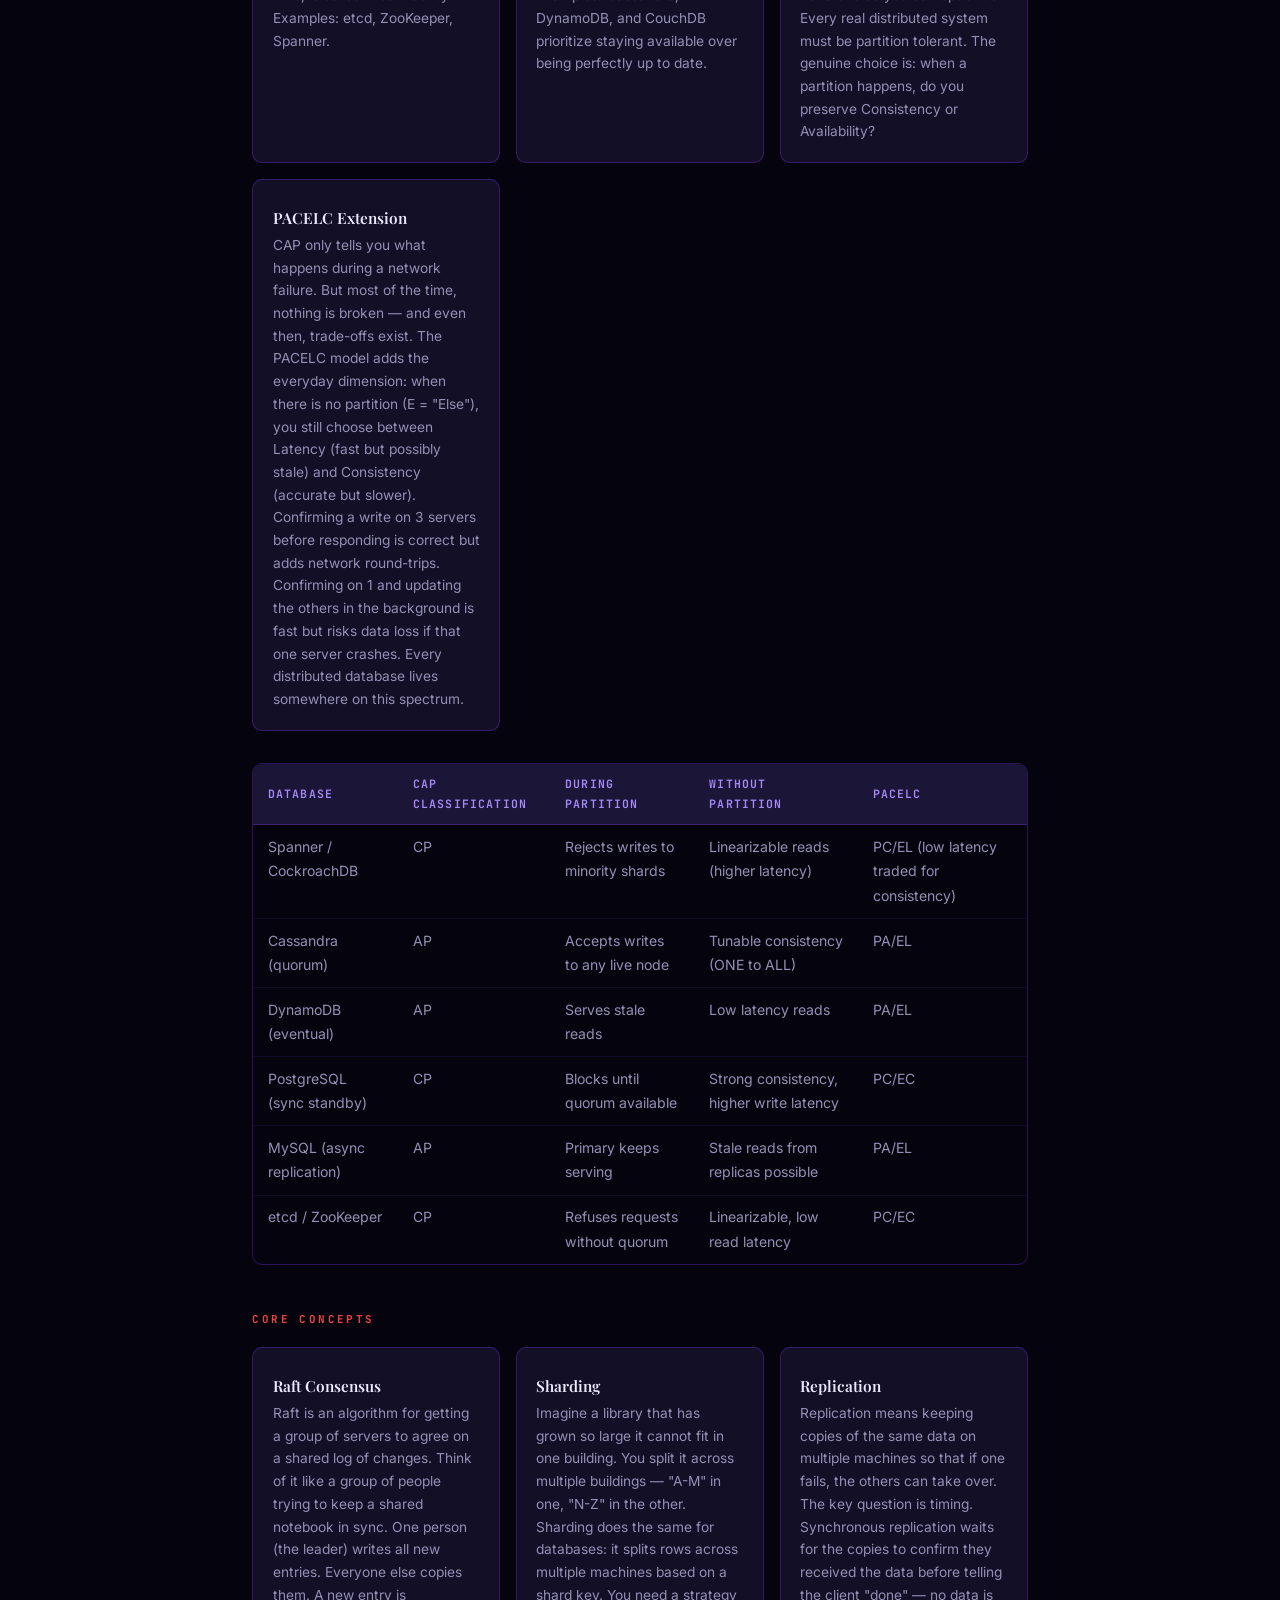
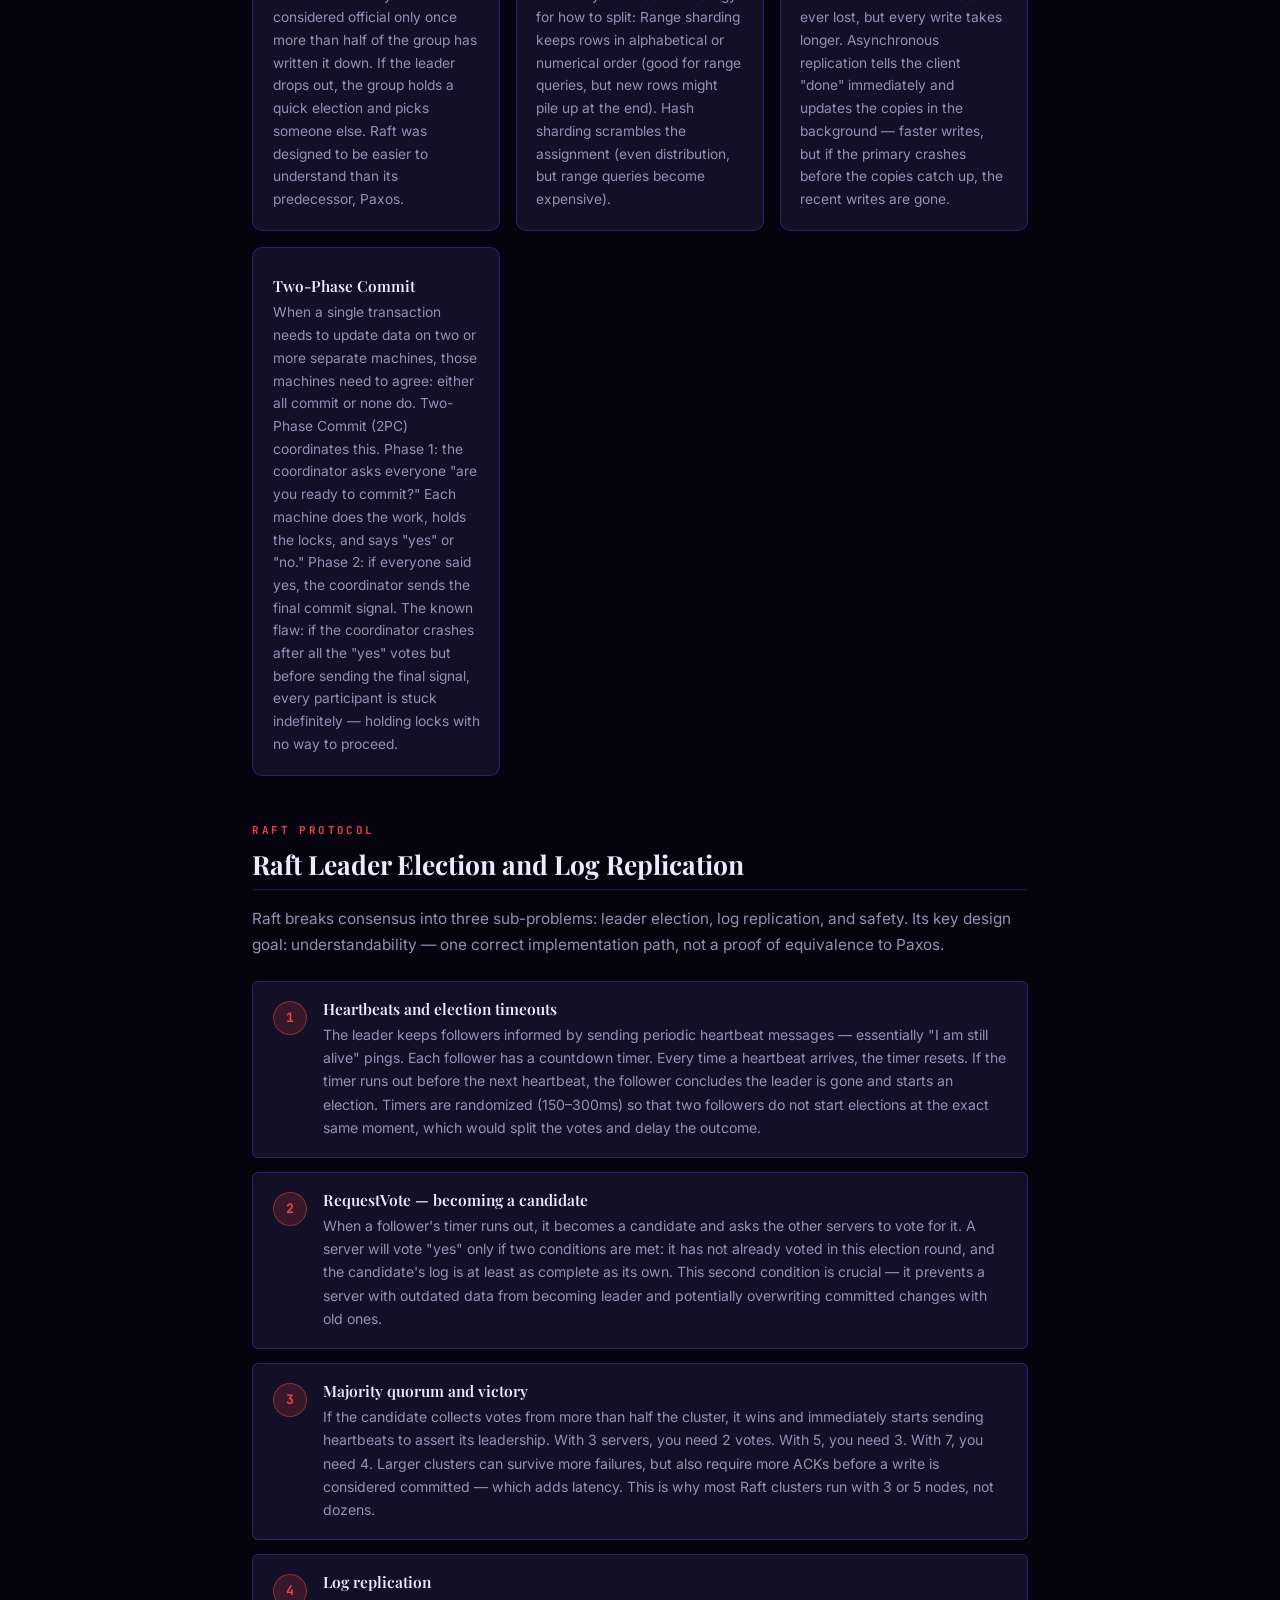
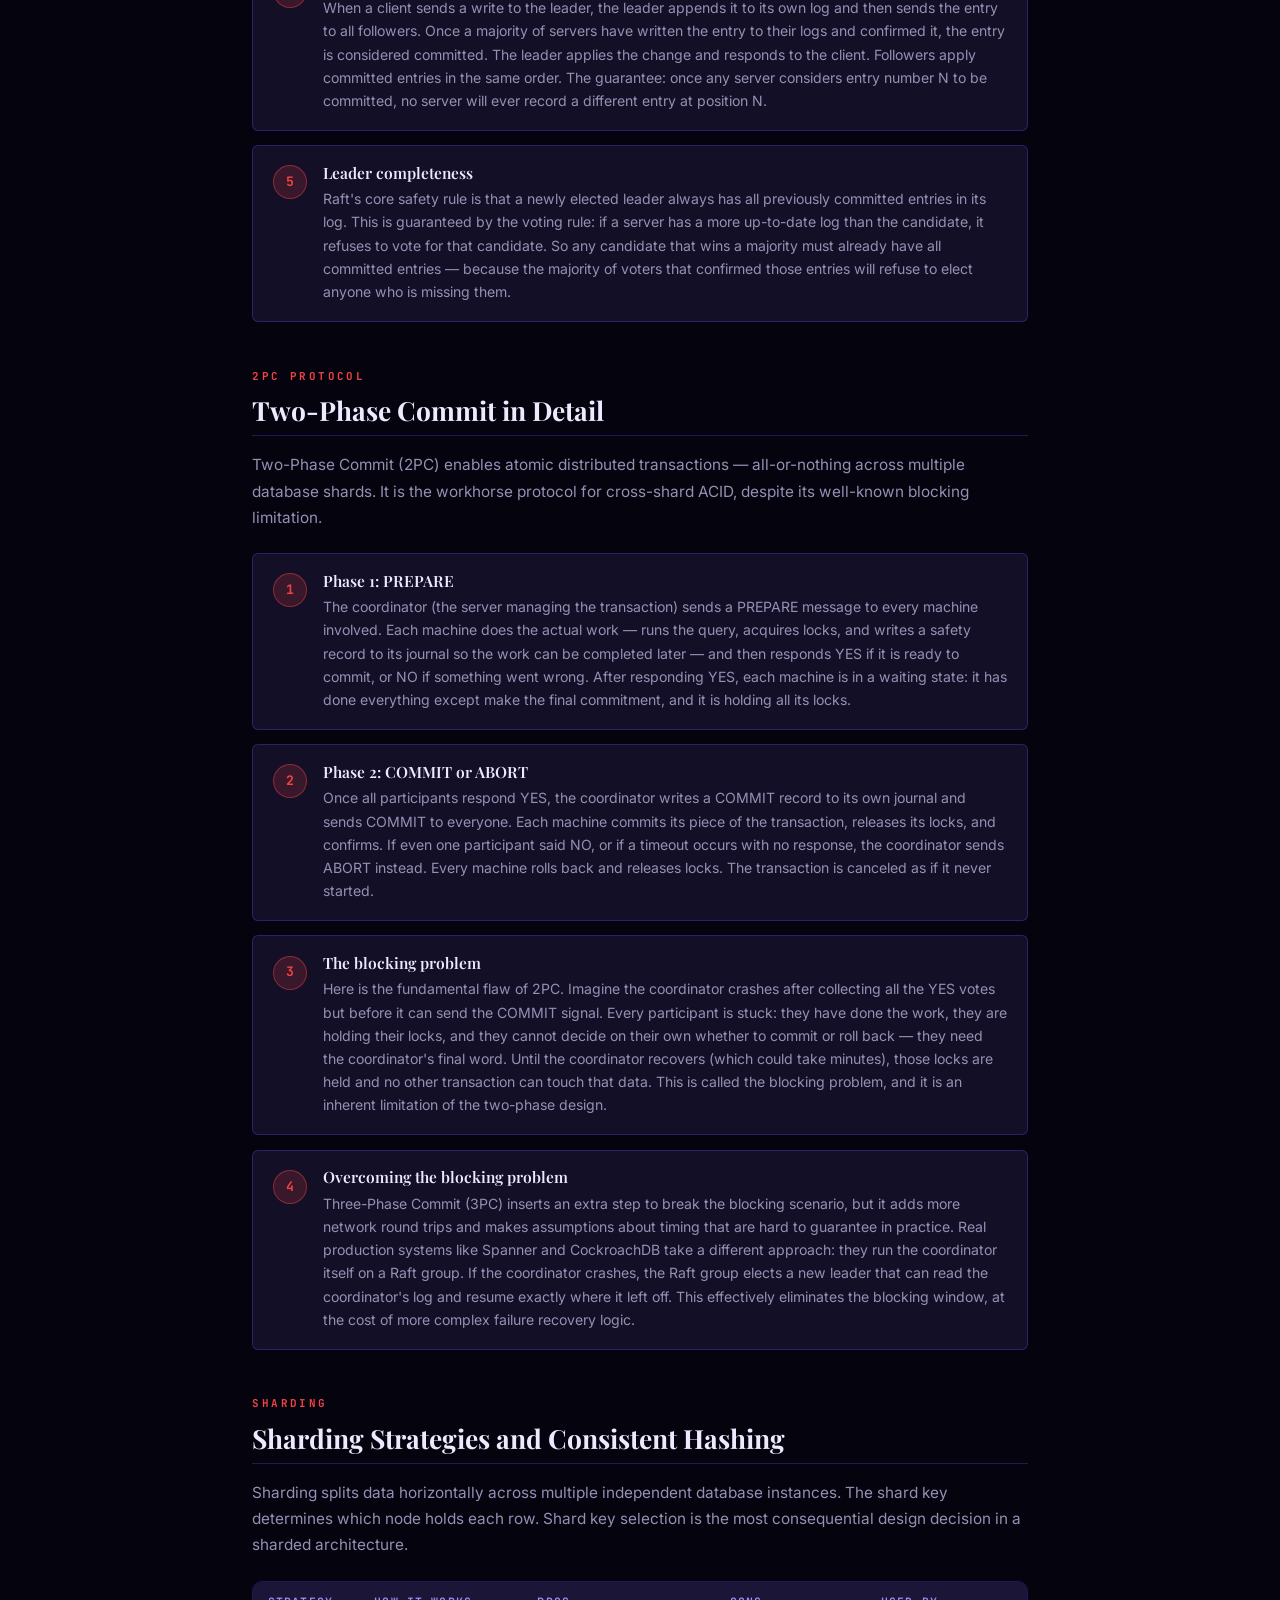
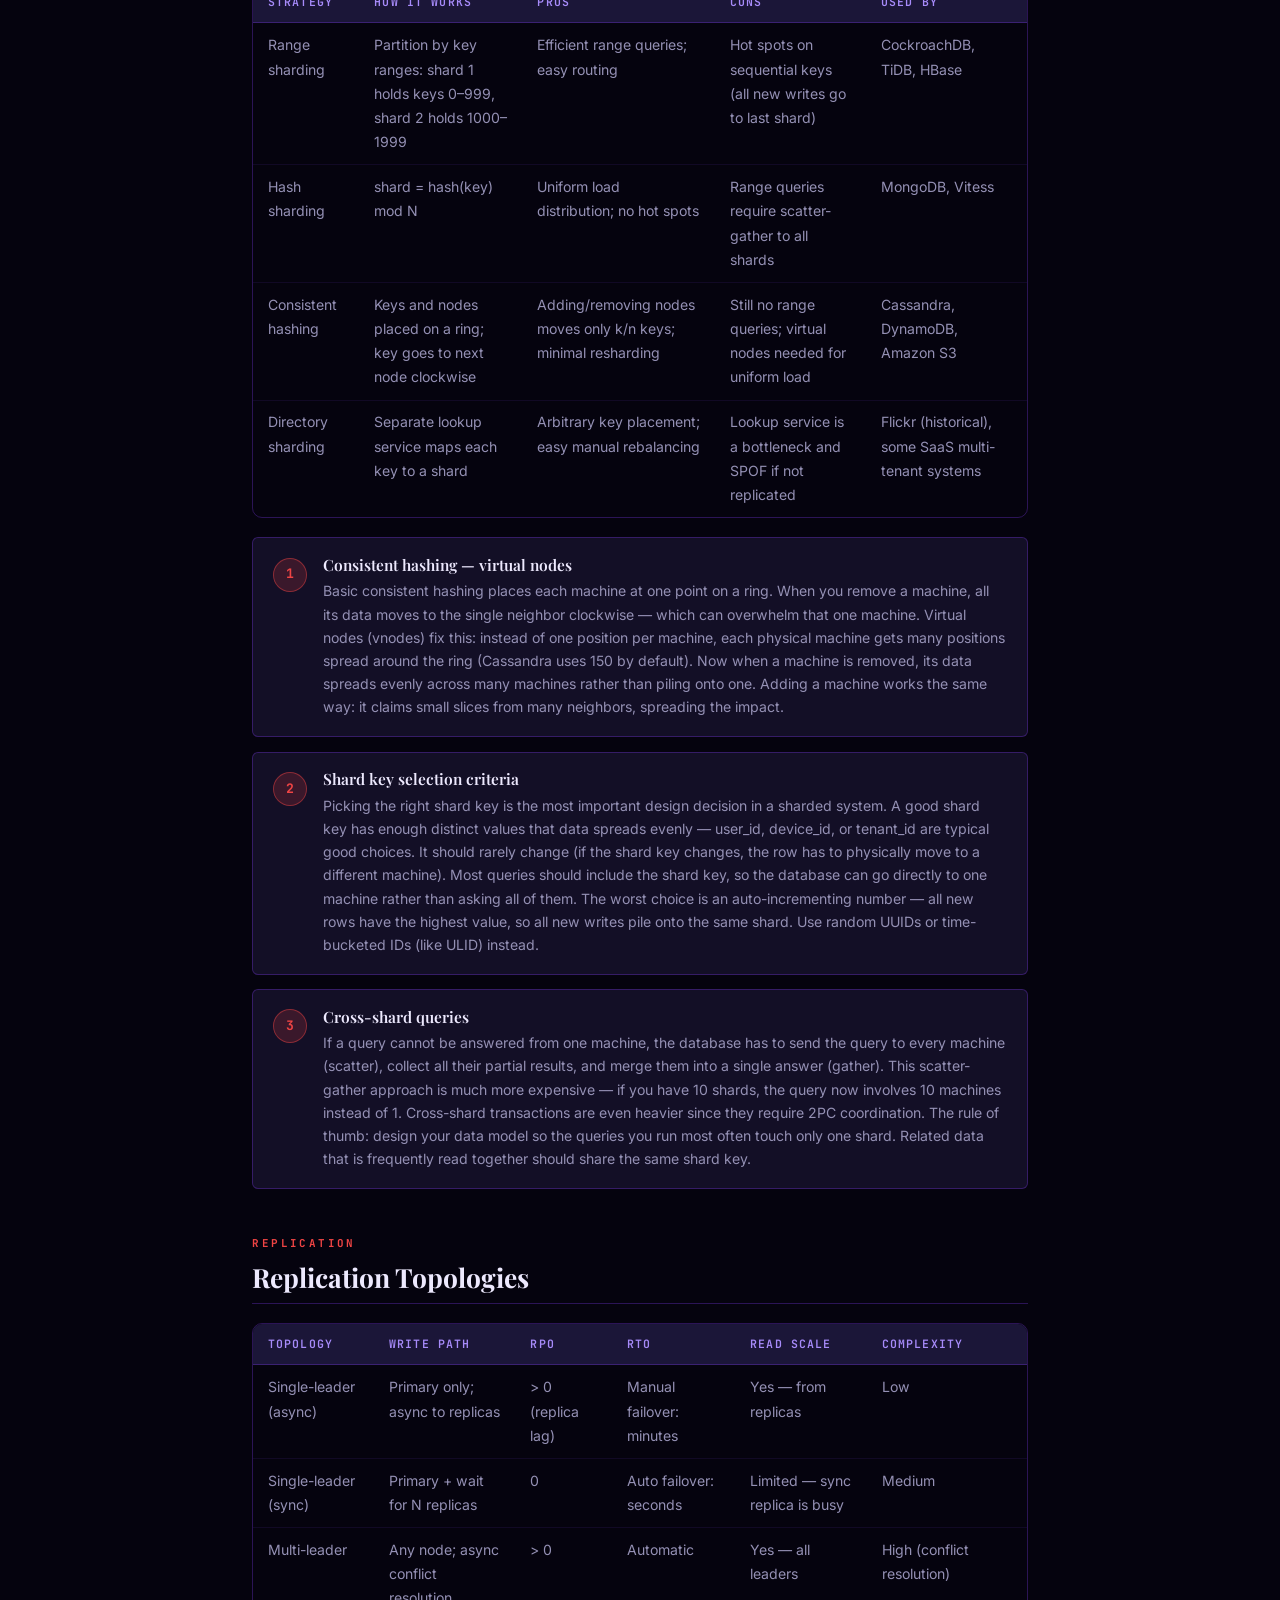
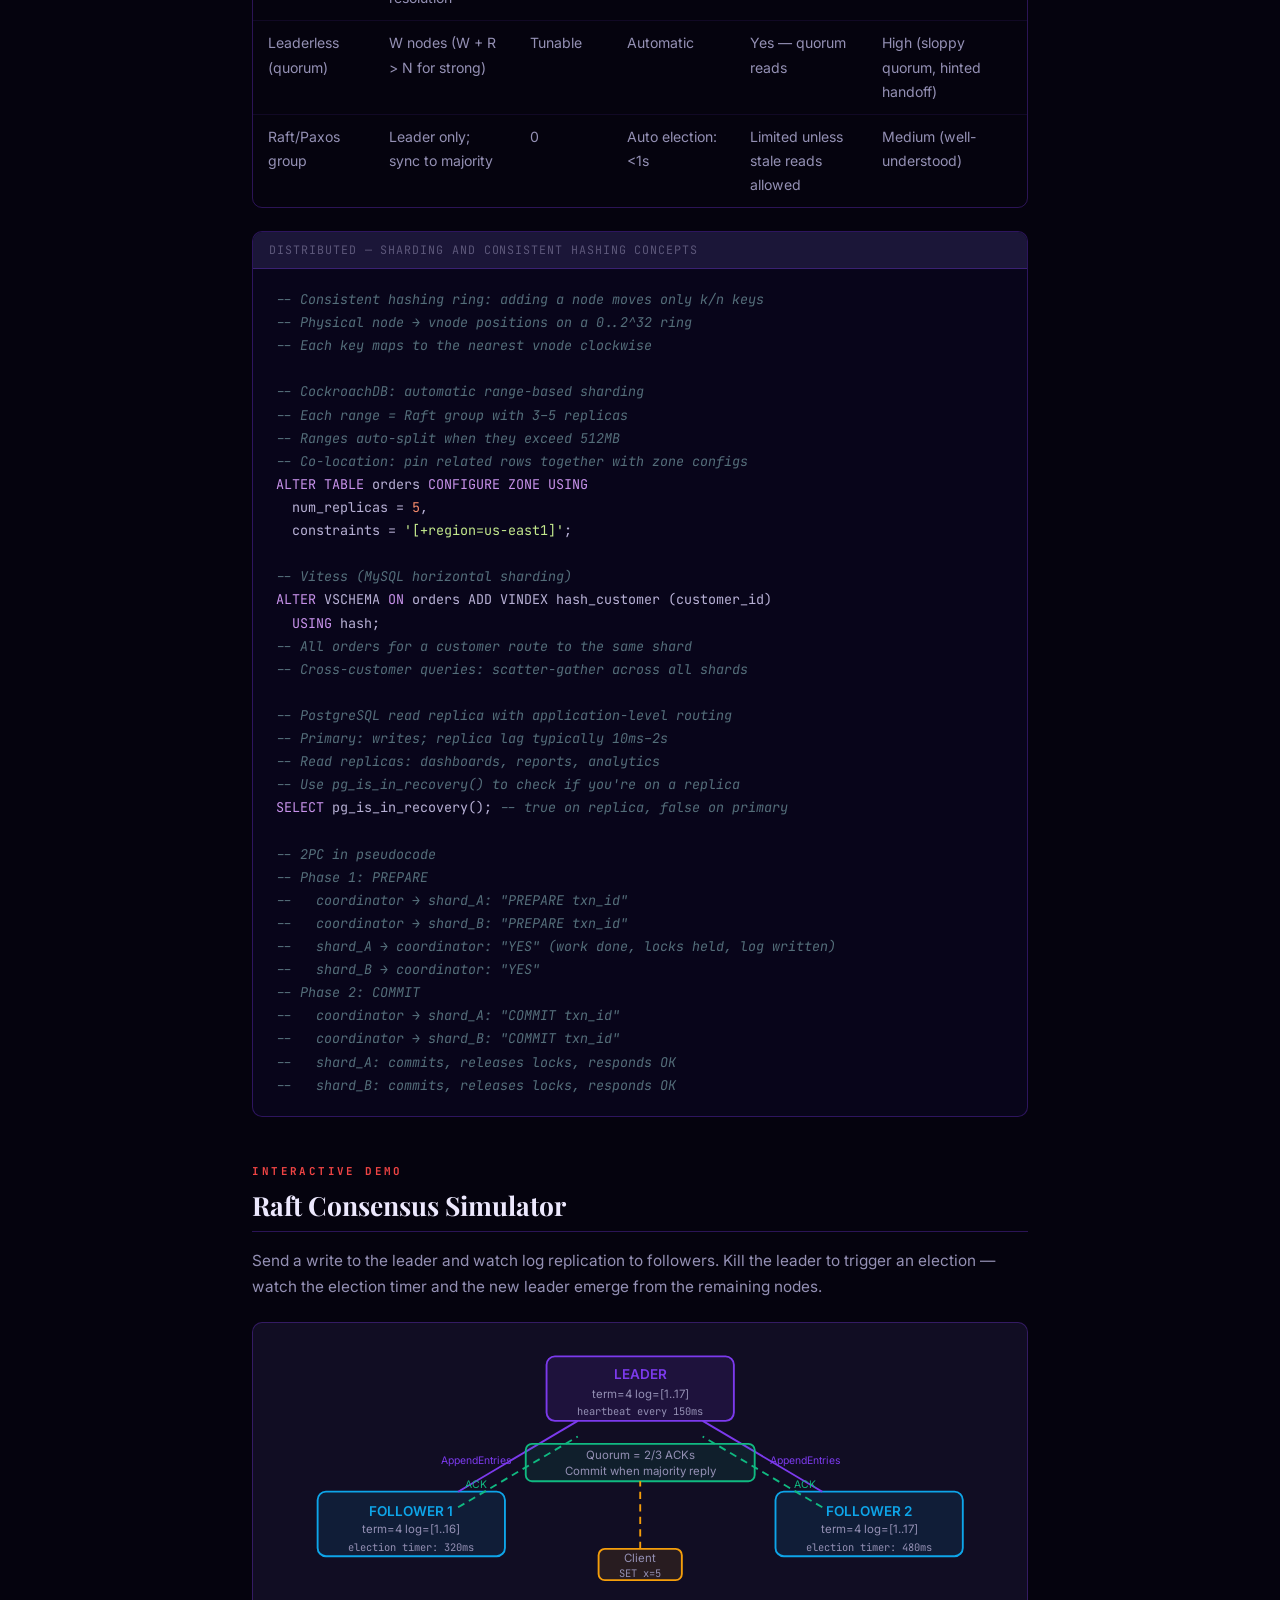
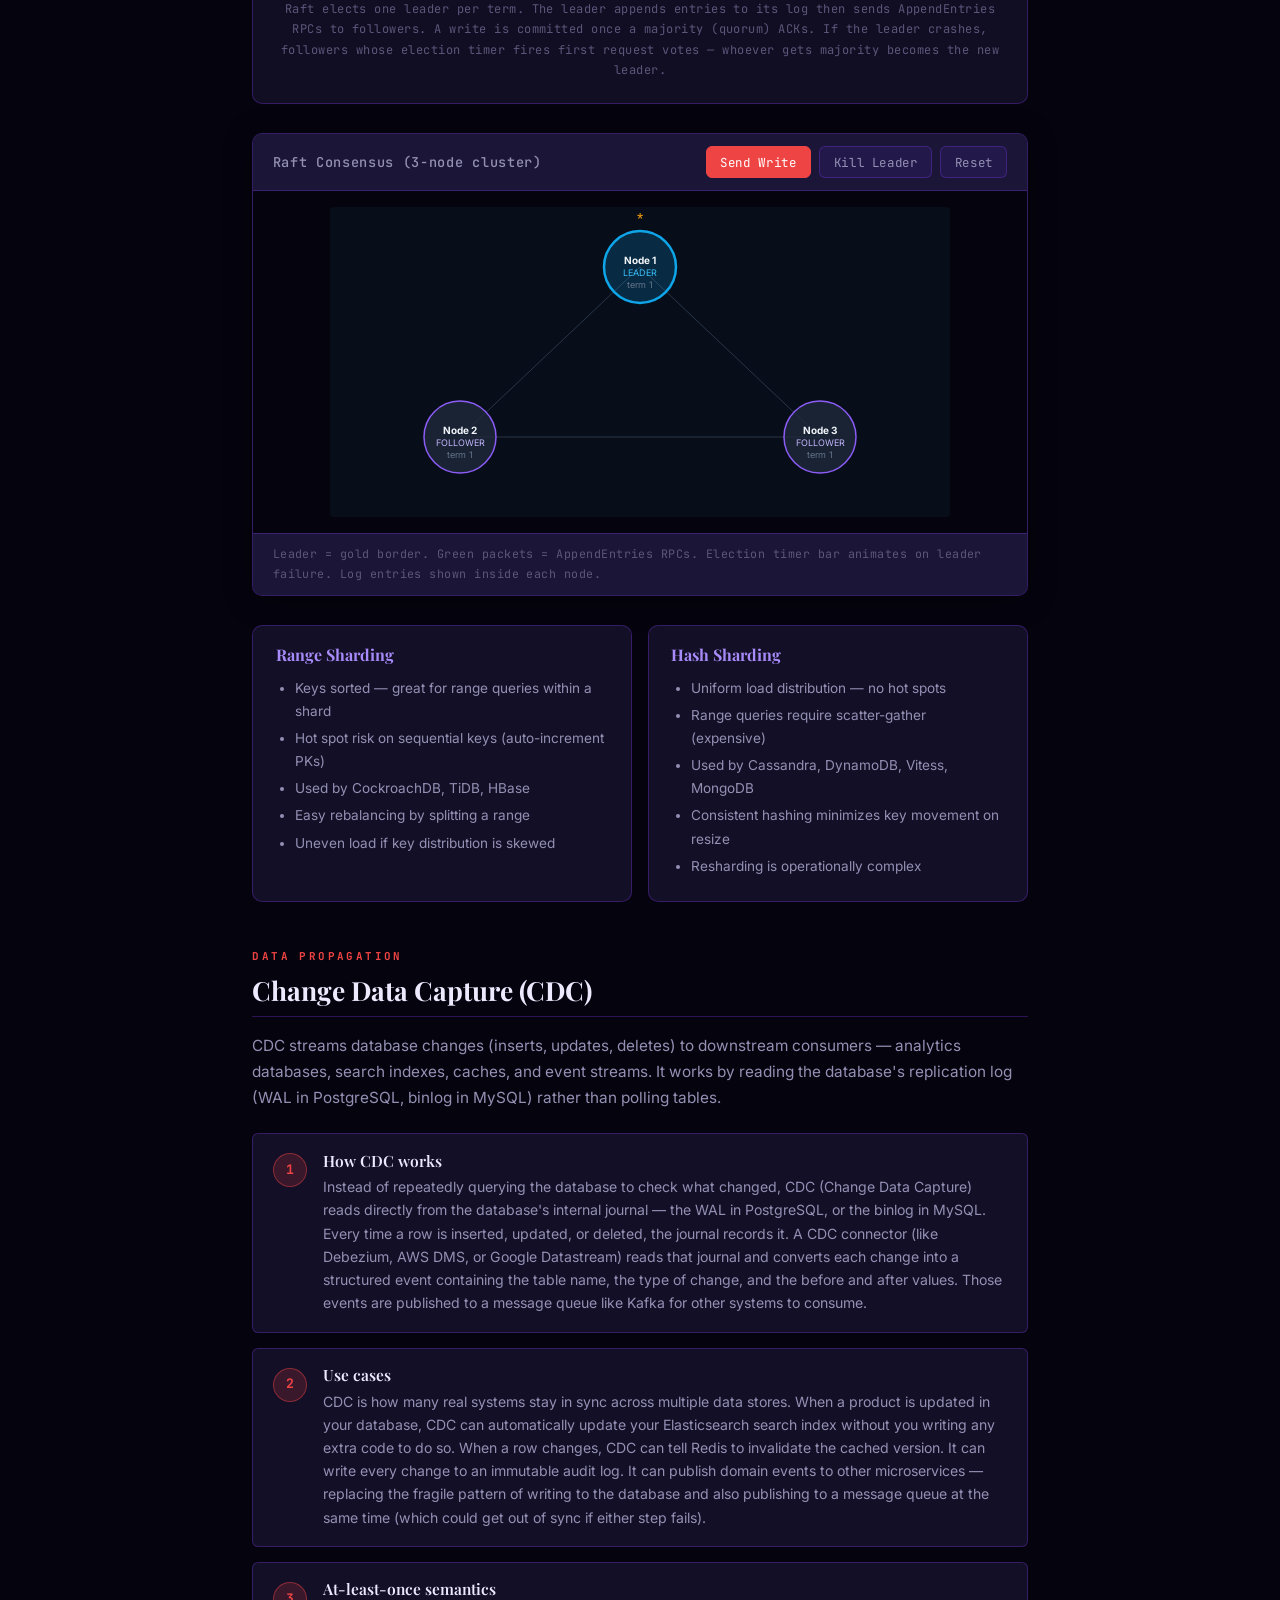
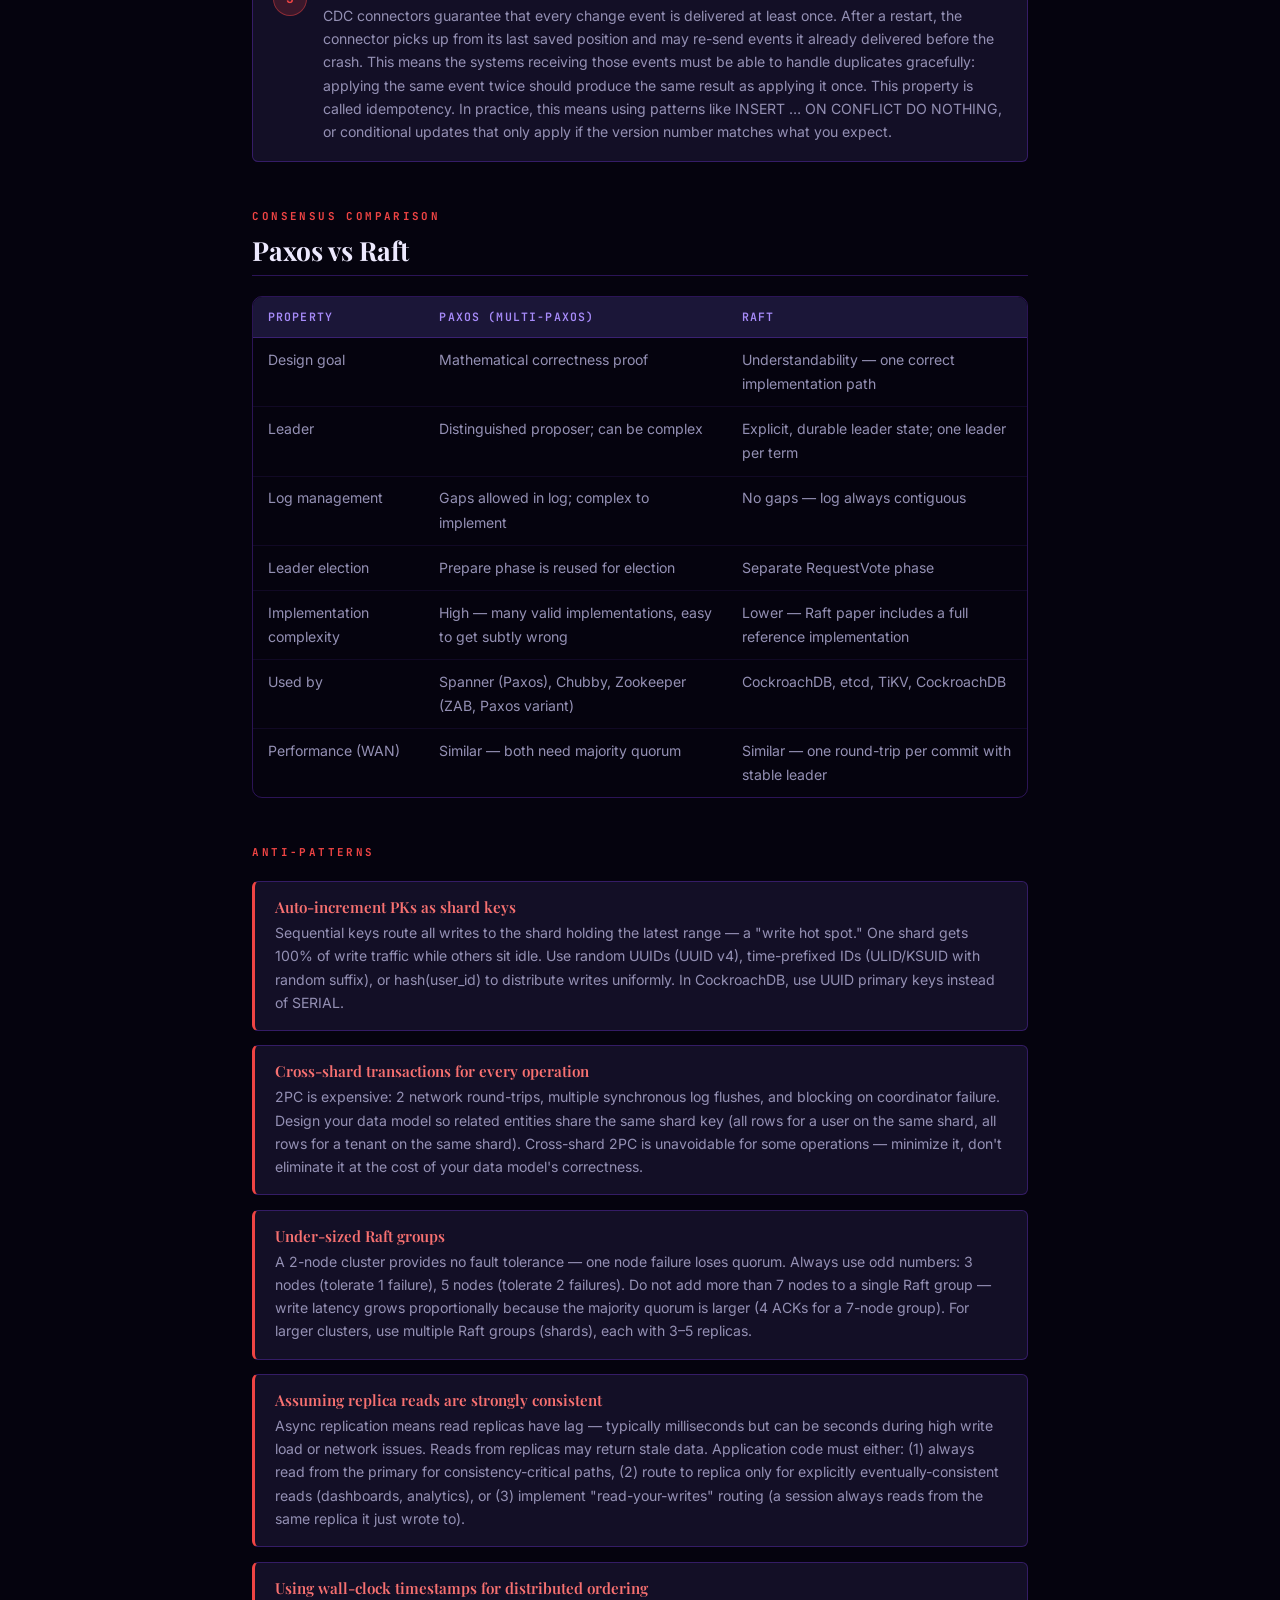
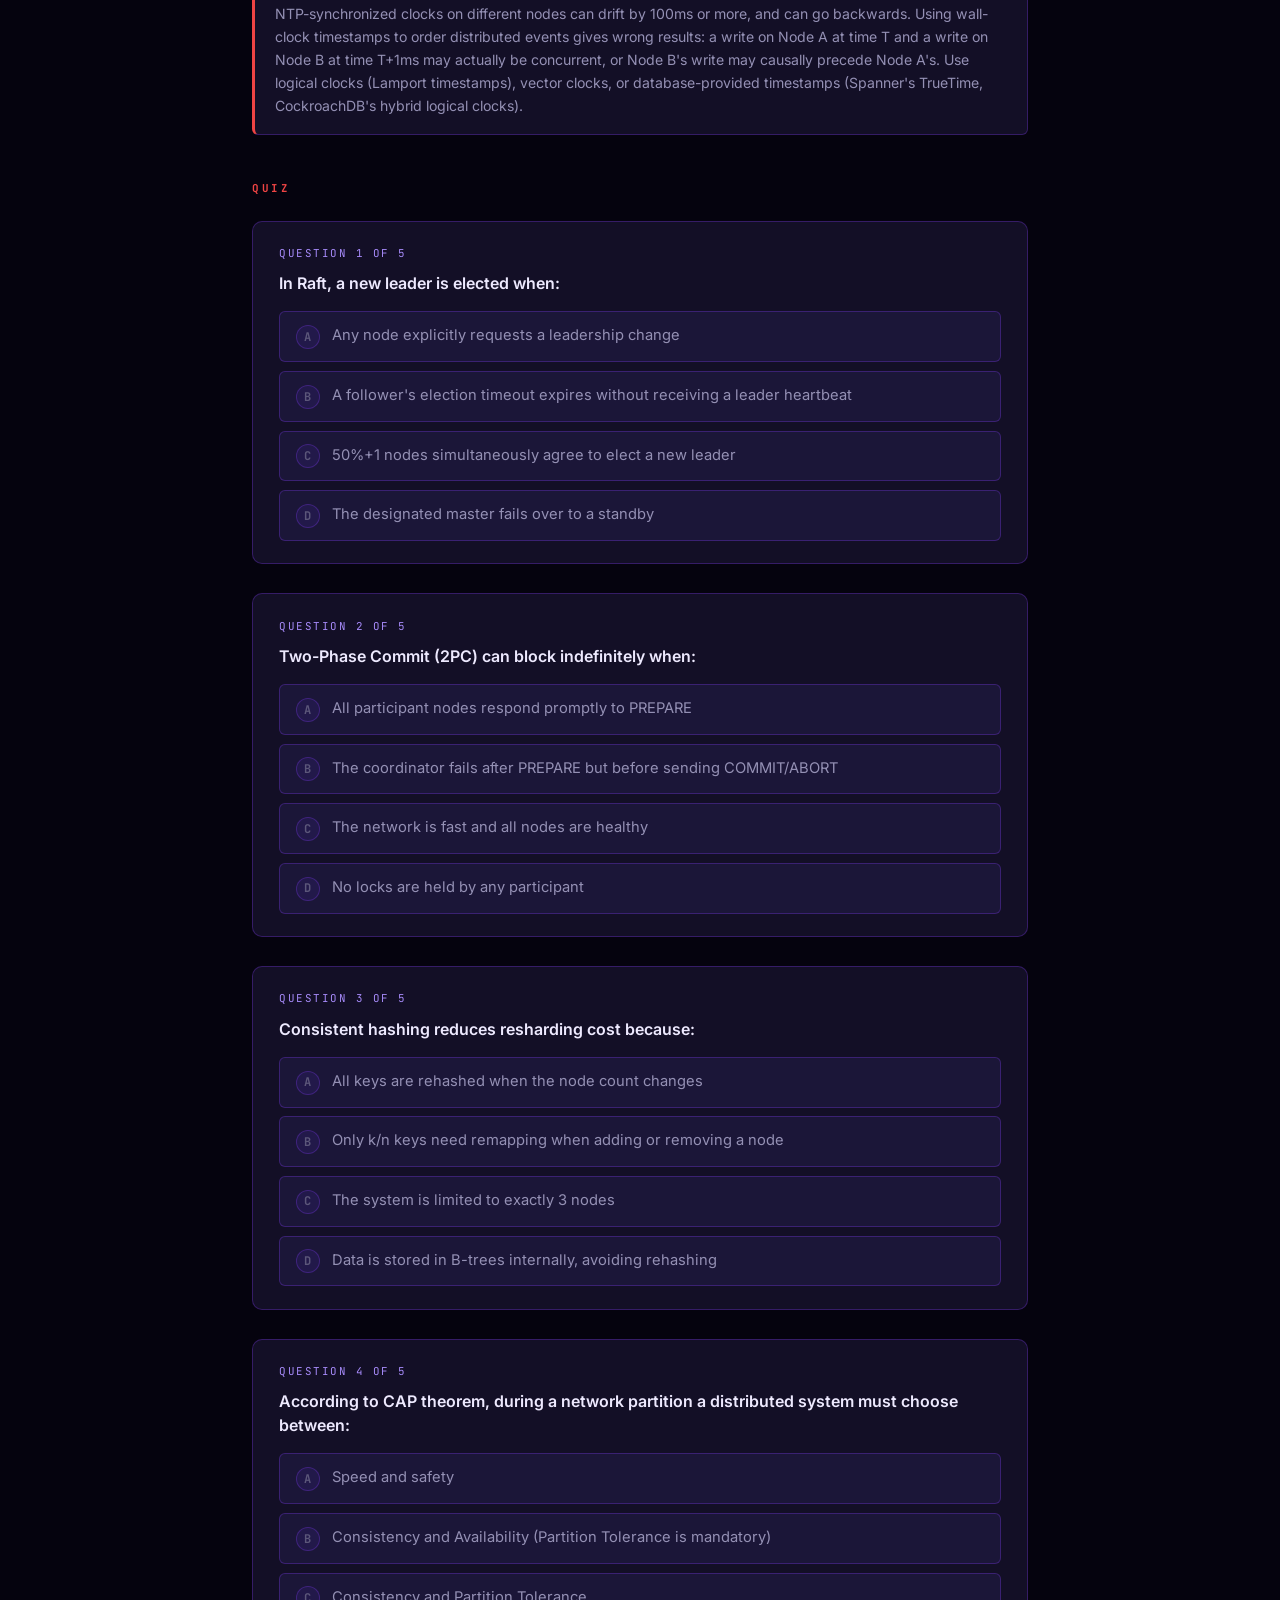
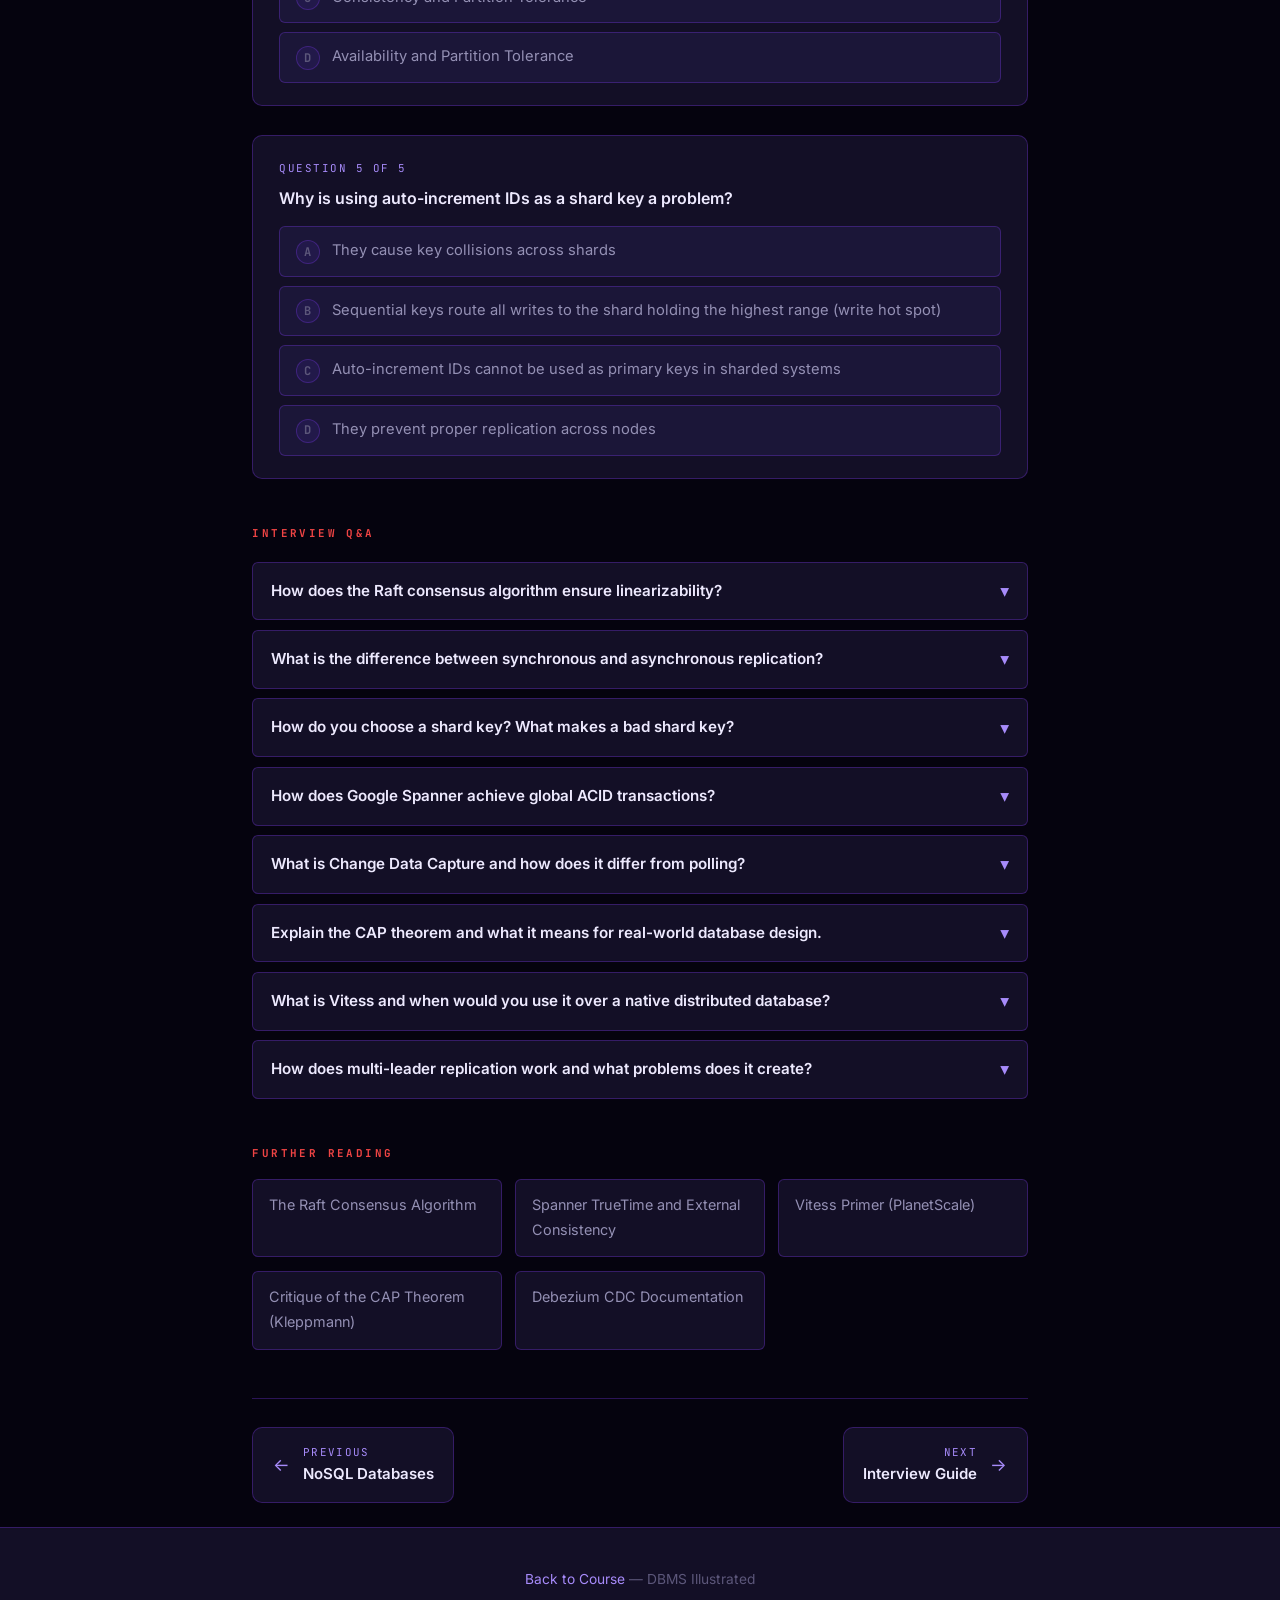
<file: topics/11-distributed-databases.html>
<!DOCTYPE html>
<html lang="en">
<head>
  <meta charset="UTF-8"><meta name="viewport" content="width=device-width, initial-scale=1.0">
  <script>try{var t=localStorage.getItem("dbms-theme")||"dark";document.documentElement.setAttribute("data-theme",t)}catch(e){document.documentElement.setAttribute("data-theme","dark")}</script>
  <title>Distributed Databases — DBMS Illustrated</title>
  <link rel="stylesheet" href="../css/style.css">
  <style>:root{--topic-color:var(--error)}</style>
</head>
<body>
<div class="reading-progress" id="reading-progress"></div>
<nav class="navbar">
  <div class="navbar-inner">
    <a class="navbar-brand" href="../index.html"><span class="brand-icon" style="color:var(--primary-soft)">&#9670;</span>DBMS Illustrated</a>
    <div class="navbar-links"><a href="../index.html#topics">All Topics</a></div>
    <div class="navbar-actions"><button class="btn-icon" id="theme-toggle" title="Toggle theme">&#9788;</button></div>
  </div>
</nav>

<div class="container">
  <div class="breadcrumb">
    <a href="../index.html">Home</a><span class="breadcrumb-sep">›</span>
    <a href="../index.html#topics">Course</a><span class="breadcrumb-sep">›</span>
    <span>Distributed Databases</span>
  </div>

  <div class="topic-header">
    <div class="topic-badge">Topic 11</div>
    <h1>Distributed <span class="accent">Databases</span></h1>
    <p class="subtitle">A single computer can only store so much data and handle so many requests. When one machine is not enough, databases spread their data across many machines. That sounds simple, but it creates hard problems: how do all those machines agree on what the latest data is? What happens when the network between them fails? This topic explains how modern databases solve those problems.</p>
    <div class="company-badges">
      <span class="badge">Spanner (Google)</span><span class="badge">CockroachDB</span><span class="badge">YugabyteDB</span>
      <span class="badge">Vitess</span><span class="badge">TiDB</span>
    </div>
  </div>

  <div class="at-a-glance reveal">
    <h3>At a Glance</h3>
    <ul>
      <li><strong>Raft consensus</strong> — a protocol for making a group of servers agree on a sequence of changes. One server is elected leader and handles all writes. The others follow. A change is only considered committed once a majority of servers have acknowledged it. If the leader dies, the remaining servers hold an election and pick a new one.</li>
      <li><strong>CAP theorem</strong> — when the network between servers breaks, you face an unavoidable choice: either stop answering requests until the network is fixed (prioritizing Consistency), or keep answering requests even if some data might be stale (prioritizing Availability). No distributed system can avoid this trade-off.</li>
      <li><strong>Sharding</strong> — splitting a huge table across multiple machines, each holding a slice of the data. Range sharding groups nearby keys together (great for range queries, but all new inserts might pile onto one machine). Hash sharding spreads data evenly but makes range queries expensive.</li>
      <li><strong>2PC (Two-Phase Commit)</strong> — when a transaction spans multiple machines, this protocol coordinates them. First, every machine says "I'm ready to commit." Then, if all agree, the coordinator tells everyone to commit. The flaw: if the coordinator crashes between those two steps, the other machines are stuck waiting — holding locks indefinitely.</li>
      <li><strong>PACELC model</strong> — even when nothing is broken, distributed systems still face a trade-off between responding fast (possibly with slightly stale data) or responding slowly (but guaranteed fresh). PACELC extends CAP to cover this everyday trade-off, not just the failure case.</li>
    </ul>
  </div>

  <!-- ── CAP Theorem ───────────────────────────────────────── -->
  <div class="section-label">CAP Theorem</div>
  <h2 class="section-title">Consistency, Availability, and Partition Tolerance</h2>
  <p class="section-desc">The CAP theorem (Brewer, 2000) states that a distributed data store can guarantee at most two of three properties simultaneously. In practice, network partitions happen — so the real choice is between Consistency and Availability during a partition.</p>

  <div class="mini-cards">
    <div class="mini-card">
      <div class="mini-card-icon"></div>
      <h4>Consistency (C)</h4>
      <p>Every read returns the most recent write. If you update a value on one server, any other server in the cluster must immediately reflect that update. To achieve this, servers must synchronize before responding — which adds latency. The strongest form, where reads always reflect writes in real time, is called linearizability. Examples: etcd, ZooKeeper, Spanner.</p>
    </div>
    <div class="mini-card">
      <div class="mini-card-icon"></div>
      <h4>Availability (A)</h4>
      <p>Every request gets a response — the system never says "I am unavailable." Even if some servers are unreachable, the remaining ones keep serving requests. The trade-off is that those responses might be based on slightly stale data that has not yet been updated on that particular server. Examples: Cassandra, DynamoDB, and CouchDB prioritize staying available over being perfectly up to date.</p>
    </div>
    <div class="mini-card">
      <div class="mini-card-icon"></div>
      <h4>Partition Tolerance (P)</h4>
      <p>A network partition is when some servers in the cluster can no longer communicate with others — a cable gets cut, a router fails, a data center loses connectivity. Partition tolerance means the system keeps running despite this. Since network failures are inevitable at scale, partition tolerance is not a choice you can opt out of. Every real distributed system must be partition tolerant. The genuine choice is: when a partition happens, do you preserve Consistency or Availability?</p>
    </div>
    <div class="mini-card">
      <div class="mini-card-icon"></div>
      <h4>PACELC Extension</h4>
      <p>CAP only tells you what happens during a network failure. But most of the time, nothing is broken — and even then, trade-offs exist. The PACELC model adds the everyday dimension: when there is no partition (E = "Else"), you still choose between Latency (fast but possibly stale) and Consistency (accurate but slower). Confirming a write on 3 servers before responding is correct but adds network round-trips. Confirming on 1 and updating the others in the background is fast but risks data loss if that one server crashes. Every distributed database lives somewhere on this spectrum.</p>
    </div>
  </div>

  <div class="table-wrap">
    <table class="compare-table">
      <thead>
        <tr><th>Database</th><th>CAP Classification</th><th>During Partition</th><th>Without Partition</th><th>PACELC</th></tr>
      </thead>
      <tbody>
        <tr><td>Spanner / CockroachDB</td><td>CP</td><td>Rejects writes to minority shards</td><td>Linearizable reads (higher latency)</td><td>PC/EL (low latency traded for consistency)</td></tr>
        <tr><td>Cassandra (quorum)</td><td>AP</td><td>Accepts writes to any live node</td><td>Tunable consistency (ONE to ALL)</td><td>PA/EL</td></tr>
        <tr><td>DynamoDB (eventual)</td><td>AP</td><td>Serves stale reads</td><td>Low latency reads</td><td>PA/EL</td></tr>
        <tr><td>PostgreSQL (sync standby)</td><td>CP</td><td>Blocks until quorum available</td><td>Strong consistency, higher write latency</td><td>PC/EC</td></tr>
        <tr><td>MySQL (async replication)</td><td>AP</td><td>Primary keeps serving</td><td>Stale reads from replicas possible</td><td>PA/EL</td></tr>
        <tr><td>etcd / ZooKeeper</td><td>CP</td><td>Refuses requests without quorum</td><td>Linearizable, low read latency</td><td>PC/EC</td></tr>
      </tbody>
    </table>
  </div>

  <!-- ── Core Concepts ──────────────────────────────────────── -->
  <div class="section-label">Core Concepts</div>
  <div class="mini-cards">
    <div class="mini-card">
      <div class="mini-card-icon"></div>
      <h4>Raft Consensus</h4>
      <p>Raft is an algorithm for getting a group of servers to agree on a shared log of changes. Think of it like a group of people trying to keep a shared notebook in sync. One person (the leader) writes all new entries. Everyone else copies them. A new entry is considered official only once more than half of the group has written it down. If the leader drops out, the group holds a quick election and picks someone else. Raft was designed to be easier to understand than its predecessor, Paxos.</p>
    </div>
    <div class="mini-card">
      <div class="mini-card-icon"></div>
      <h4>Sharding</h4>
      <p>Imagine a library that has grown so large it cannot fit in one building. You split it across multiple buildings — "A-M" in one, "N-Z" in the other. Sharding does the same for databases: it splits rows across multiple machines based on a shard key. You need a strategy for how to split: Range sharding keeps rows in alphabetical or numerical order (good for range queries, but new rows might pile up at the end). Hash sharding scrambles the assignment (even distribution, but range queries become expensive).</p>
    </div>
    <div class="mini-card">
      <div class="mini-card-icon"></div>
      <h4>Replication</h4>
      <p>Replication means keeping copies of the same data on multiple machines so that if one fails, the others can take over. The key question is timing. Synchronous replication waits for the copies to confirm they received the data before telling the client "done" — no data is ever lost, but every write takes longer. Asynchronous replication tells the client "done" immediately and updates the copies in the background — faster writes, but if the primary crashes before the copies catch up, the recent writes are gone.</p>
    </div>
    <div class="mini-card">
      <div class="mini-card-icon"></div>
      <h4>Two-Phase Commit</h4>
      <p>When a single transaction needs to update data on two or more separate machines, those machines need to agree: either all commit or none do. Two-Phase Commit (2PC) coordinates this. Phase 1: the coordinator asks everyone "are you ready to commit?" Each machine does the work, holds the locks, and says "yes" or "no." Phase 2: if everyone said yes, the coordinator sends the final commit signal. The known flaw: if the coordinator crashes after all the "yes" votes but before sending the final signal, every participant is stuck indefinitely — holding locks with no way to proceed.</p>
    </div>
  </div>

  <!-- ── Raft Protocol ───────────────────────────────────────── -->
  <div class="section-label">Raft Protocol</div>
  <h2 class="section-title">Raft Leader Election and Log Replication</h2>
  <p class="section-desc">Raft breaks consensus into three sub-problems: leader election, log replication, and safety. Its key design goal: understandability — one correct implementation path, not a proof of equivalence to Paxos.</p>

  <div class="steps">
    <div class="step-item">
      <div class="step-num">1</div>
      <div>
        <h4>Heartbeats and election timeouts</h4>
        <p>The leader keeps followers informed by sending periodic heartbeat messages — essentially "I am still alive" pings. Each follower has a countdown timer. Every time a heartbeat arrives, the timer resets. If the timer runs out before the next heartbeat, the follower concludes the leader is gone and starts an election. Timers are randomized (150–300ms) so that two followers do not start elections at the exact same moment, which would split the votes and delay the outcome.</p>
      </div>
    </div>
    <div class="step-item">
      <div class="step-num">2</div>
      <div>
        <h4>RequestVote — becoming a candidate</h4>
        <p>When a follower's timer runs out, it becomes a candidate and asks the other servers to vote for it. A server will vote "yes" only if two conditions are met: it has not already voted in this election round, and the candidate's log is at least as complete as its own. This second condition is crucial — it prevents a server with outdated data from becoming leader and potentially overwriting committed changes with old ones.</p>
      </div>
    </div>
    <div class="step-item">
      <div class="step-num">3</div>
      <div>
        <h4>Majority quorum and victory</h4>
        <p>If the candidate collects votes from more than half the cluster, it wins and immediately starts sending heartbeats to assert its leadership. With 3 servers, you need 2 votes. With 5, you need 3. With 7, you need 4. Larger clusters can survive more failures, but also require more ACKs before a write is considered committed — which adds latency. This is why most Raft clusters run with 3 or 5 nodes, not dozens.</p>
      </div>
    </div>
    <div class="step-item">
      <div class="step-num">4</div>
      <div>
        <h4>Log replication</h4>
        <p>When a client sends a write to the leader, the leader appends it to its own log and then sends the entry to all followers. Once a majority of servers have written the entry to their logs and confirmed it, the entry is considered committed. The leader applies the change and responds to the client. Followers apply committed entries in the same order. The guarantee: once any server considers entry number N to be committed, no server will ever record a different entry at position N.</p>
      </div>
    </div>
    <div class="step-item">
      <div class="step-num">5</div>
      <div>
        <h4>Leader completeness</h4>
        <p>Raft's core safety rule is that a newly elected leader always has all previously committed entries in its log. This is guaranteed by the voting rule: if a server has a more up-to-date log than the candidate, it refuses to vote for that candidate. So any candidate that wins a majority must already have all committed entries — because the majority of voters that confirmed those entries will refuse to elect anyone who is missing them.</p>
      </div>
    </div>
  </div>

  <!-- ── Two-Phase Commit ───────────────────────────────────── -->
  <div class="section-label">2PC Protocol</div>
  <h2 class="section-title">Two-Phase Commit in Detail</h2>
  <p class="section-desc">Two-Phase Commit (2PC) enables atomic distributed transactions — all-or-nothing across multiple database shards. It is the workhorse protocol for cross-shard ACID, despite its well-known blocking limitation.</p>

  <div class="steps">
    <div class="step-item">
      <div class="step-num">1</div>
      <div>
        <h4>Phase 1: PREPARE</h4>
        <p>The coordinator (the server managing the transaction) sends a PREPARE message to every machine involved. Each machine does the actual work — runs the query, acquires locks, and writes a safety record to its journal so the work can be completed later — and then responds YES if it is ready to commit, or NO if something went wrong. After responding YES, each machine is in a waiting state: it has done everything except make the final commitment, and it is holding all its locks.</p>
      </div>
    </div>
    <div class="step-item">
      <div class="step-num">2</div>
      <div>
        <h4>Phase 2: COMMIT or ABORT</h4>
        <p>Once all participants respond YES, the coordinator writes a COMMIT record to its own journal and sends COMMIT to everyone. Each machine commits its piece of the transaction, releases its locks, and confirms. If even one participant said NO, or if a timeout occurs with no response, the coordinator sends ABORT instead. Every machine rolls back and releases locks. The transaction is canceled as if it never started.</p>
      </div>
    </div>
    <div class="step-item">
      <div class="step-num">3</div>
      <div>
        <h4>The blocking problem</h4>
        <p>Here is the fundamental flaw of 2PC. Imagine the coordinator crashes after collecting all the YES votes but before it can send the COMMIT signal. Every participant is stuck: they have done the work, they are holding their locks, and they cannot decide on their own whether to commit or roll back — they need the coordinator's final word. Until the coordinator recovers (which could take minutes), those locks are held and no other transaction can touch that data. This is called the blocking problem, and it is an inherent limitation of the two-phase design.</p>
      </div>
    </div>
    <div class="step-item">
      <div class="step-num">4</div>
      <div>
        <h4>Overcoming the blocking problem</h4>
        <p>Three-Phase Commit (3PC) inserts an extra step to break the blocking scenario, but it adds more network round trips and makes assumptions about timing that are hard to guarantee in practice. Real production systems like Spanner and CockroachDB take a different approach: they run the coordinator itself on a Raft group. If the coordinator crashes, the Raft group elects a new leader that can read the coordinator's log and resume exactly where it left off. This effectively eliminates the blocking window, at the cost of more complex failure recovery logic.</p>
      </div>
    </div>
  </div>

  <!-- ── Sharding Strategies ────────────────────────────────── -->
  <div class="section-label">Sharding</div>
  <h2 class="section-title">Sharding Strategies and Consistent Hashing</h2>
  <p class="section-desc">Sharding splits data horizontally across multiple independent database instances. The shard key determines which node holds each row. Shard key selection is the most consequential design decision in a sharded architecture.</p>

  <div class="table-wrap">
    <table class="compare-table">
      <thead>
        <tr><th>Strategy</th><th>How it works</th><th>Pros</th><th>Cons</th><th>Used by</th></tr>
      </thead>
      <tbody>
        <tr><td>Range sharding</td><td>Partition by key ranges: shard 1 holds keys 0–999, shard 2 holds 1000–1999</td><td>Efficient range queries; easy routing</td><td>Hot spots on sequential keys (all new writes go to last shard)</td><td>CockroachDB, TiDB, HBase</td></tr>
        <tr><td>Hash sharding</td><td>shard = hash(key) mod N</td><td>Uniform load distribution; no hot spots</td><td>Range queries require scatter-gather to all shards</td><td>MongoDB, Vitess</td></tr>
        <tr><td>Consistent hashing</td><td>Keys and nodes placed on a ring; key goes to next node clockwise</td><td>Adding/removing nodes moves only k/n keys; minimal resharding</td><td>Still no range queries; virtual nodes needed for uniform load</td><td>Cassandra, DynamoDB, Amazon S3</td></tr>
        <tr><td>Directory sharding</td><td>Separate lookup service maps each key to a shard</td><td>Arbitrary key placement; easy manual rebalancing</td><td>Lookup service is a bottleneck and SPOF if not replicated</td><td>Flickr (historical), some SaaS multi-tenant systems</td></tr>
      </tbody>
    </table>
  </div>

  <div class="steps">
    <div class="step-item">
      <div class="step-num">1</div>
      <div>
        <h4>Consistent hashing — virtual nodes</h4>
        <p>Basic consistent hashing places each machine at one point on a ring. When you remove a machine, all its data moves to the single neighbor clockwise — which can overwhelm that one machine. Virtual nodes (vnodes) fix this: instead of one position per machine, each physical machine gets many positions spread around the ring (Cassandra uses 150 by default). Now when a machine is removed, its data spreads evenly across many machines rather than piling onto one. Adding a machine works the same way: it claims small slices from many neighbors, spreading the impact.</p>
      </div>
    </div>
    <div class="step-item">
      <div class="step-num">2</div>
      <div>
        <h4>Shard key selection criteria</h4>
        <p>Picking the right shard key is the most important design decision in a sharded system. A good shard key has enough distinct values that data spreads evenly — user_id, device_id, or tenant_id are typical good choices. It should rarely change (if the shard key changes, the row has to physically move to a different machine). Most queries should include the shard key, so the database can go directly to one machine rather than asking all of them. The worst choice is an auto-incrementing number — all new rows have the highest value, so all new writes pile onto the same shard. Use random UUIDs or time-bucketed IDs (like ULID) instead.</p>
      </div>
    </div>
    <div class="step-item">
      <div class="step-num">3</div>
      <div>
        <h4>Cross-shard queries</h4>
        <p>If a query cannot be answered from one machine, the database has to send the query to every machine (scatter), collect all their partial results, and merge them into a single answer (gather). This scatter-gather approach is much more expensive — if you have 10 shards, the query now involves 10 machines instead of 1. Cross-shard transactions are even heavier since they require 2PC coordination. The rule of thumb: design your data model so the queries you run most often touch only one shard. Related data that is frequently read together should share the same shard key.</p>
      </div>
    </div>
  </div>

  <!-- ── Replication ────────────────────────────────────────── -->
  <div class="section-label">Replication</div>
  <h2 class="section-title">Replication Topologies</h2>

  <div class="table-wrap">
    <table class="compare-table">
      <thead>
        <tr><th>Topology</th><th>Write Path</th><th>RPO</th><th>RTO</th><th>Read Scale</th><th>Complexity</th></tr>
      </thead>
      <tbody>
        <tr><td>Single-leader (async)</td><td>Primary only; async to replicas</td><td>&gt; 0 (replica lag)</td><td>Manual failover: minutes</td><td>Yes — from replicas</td><td>Low</td></tr>
        <tr><td>Single-leader (sync)</td><td>Primary + wait for N replicas</td><td>0</td><td>Auto failover: seconds</td><td>Limited — sync replica is busy</td><td>Medium</td></tr>
        <tr><td>Multi-leader</td><td>Any node; async conflict resolution</td><td>&gt; 0</td><td>Automatic</td><td>Yes — all leaders</td><td>High (conflict resolution)</td></tr>
        <tr><td>Leaderless (quorum)</td><td>W nodes (W + R &gt; N for strong)</td><td>Tunable</td><td>Automatic</td><td>Yes — quorum reads</td><td>High (sloppy quorum, hinted handoff)</td></tr>
        <tr><td>Raft/Paxos group</td><td>Leader only; sync to majority</td><td>0</td><td>Auto election: &lt;1s</td><td>Limited unless stale reads allowed</td><td>Medium (well-understood)</td></tr>
      </tbody>
    </table>
  </div>

  <!-- ── Code Block ─────────────────────────────────────────── -->
  <div class="code-block">
    <div class="cb-header"><span class="cb-lang">Distributed — Sharding and Consistent Hashing Concepts</span></div>
    <pre><span class="cmt">-- Consistent hashing ring: adding a node moves only k/n keys
-- Physical node → vnode positions on a 0..2^32 ring
-- Each key maps to the nearest vnode clockwise</span>

<span class="cmt">-- CockroachDB: automatic range-based sharding
-- Each range = Raft group with 3–5 replicas
-- Ranges auto-split when they exceed 512MB
-- Co-location: pin related rows together with zone configs</span>
<span class="kw">ALTER TABLE</span> orders <span class="kw">CONFIGURE ZONE USING</span>
  num_replicas = <span class="num">5</span>,
  constraints = <span class="str">'[+region=us-east1]'</span>;

<span class="cmt">-- Vitess (MySQL horizontal sharding)</span>
<span class="kw">ALTER</span> VSCHEMA <span class="kw">ON</span> orders ADD VINDEX hash_customer (customer_id)
  <span class="kw">USING</span> hash;
<span class="cmt">-- All orders for a customer route to the same shard
-- Cross-customer queries: scatter-gather across all shards</span>

<span class="cmt">-- PostgreSQL read replica with application-level routing</span>
<span class="cmt">-- Primary: writes; replica lag typically 10ms–2s</span>
<span class="cmt">-- Read replicas: dashboards, reports, analytics</span>
<span class="cmt">-- Use pg_is_in_recovery() to check if you're on a replica</span>
<span class="kw">SELECT</span> pg_is_in_recovery(); <span class="cmt">-- true on replica, false on primary</span>

<span class="cmt">-- 2PC in pseudocode</span>
<span class="cmt">-- Phase 1: PREPARE
--   coordinator → shard_A: "PREPARE txn_id"
--   coordinator → shard_B: "PREPARE txn_id"
--   shard_A → coordinator: "YES" (work done, locks held, log written)
--   shard_B → coordinator: "YES"
-- Phase 2: COMMIT
--   coordinator → shard_A: "COMMIT txn_id"
--   coordinator → shard_B: "COMMIT txn_id"
--   shard_A: commits, releases locks, responds OK
--   shard_B: commits, releases locks, responds OK</span></pre>
  </div>

  <!-- ── Interactive Demo ───────────────────────────────────── -->
  <div class="section-label">Interactive Demo</div>
  <h2 class="section-title">Raft Consensus Simulator</h2>
  <p class="section-desc">Send a write to the leader and watch log replication to followers. Kill the leader to trigger an election — watch the election timer and the new leader emerge from the remaining nodes.</p>

  <div class="diagram-box">
    <svg viewBox="0 0 700 230" role="img" aria-label="Raft consensus: leader sends AppendEntries to two followers, both ACK">
      <!-- Leader -->
      <rect x="260" y="10" width="180" height="62" rx="8" class="svg-box-p"/>
      <text x="350" y="32" text-anchor="middle" class="svg-label" style="fill:#7C3AED">LEADER</text>
      <text x="350" y="50" text-anchor="middle" class="svg-soft">term=4  log=[1..17]</text>
      <text x="350" y="66" text-anchor="middle" class="svg-mono" style="font-size:10px">heartbeat every 150ms</text>
      <!-- Follower 1 -->
      <rect x="40"  y="140" width="180" height="62" rx="8" class="svg-box-c"/>
      <text x="130" y="163" text-anchor="middle" class="svg-label" style="fill:#0EA5E9">FOLLOWER 1</text>
      <text x="130" y="180" text-anchor="middle" class="svg-soft">term=4  log=[1..16]</text>
      <text x="130" y="197" text-anchor="middle" class="svg-mono" style="font-size:10px">election timer: 320ms</text>
      <!-- Follower 2 -->
      <rect x="480" y="140" width="180" height="62" rx="8" class="svg-box-c"/>
      <text x="570" y="163" text-anchor="middle" class="svg-label" style="fill:#0EA5E9">FOLLOWER 2</text>
      <text x="570" y="180" text-anchor="middle" class="svg-soft">term=4  log=[1..17]</text>
      <text x="570" y="197" text-anchor="middle" class="svg-mono" style="font-size:10px">election timer: 480ms</text>
      <!-- AppendEntries arrows leader -> followers -->
      <line x1="290" y1="72" x2="175" y2="140" class="svg-line" style="stroke:#7C3AED"/>
      <line x1="410" y1="72" x2="525" y2="140" class="svg-line" style="stroke:#7C3AED"/>
      <text x="192" y="113" text-anchor="middle" class="svg-soft" style="fill:#7C3AED;font-size:10px">AppendEntries</text>
      <text x="508" y="113" text-anchor="middle" class="svg-soft" style="fill:#7C3AED;font-size:10px">AppendEntries</text>
      <!-- ACK arrows -->
      <line x1="175" y1="155" x2="290" y2="87" class="svg-line svg-dash" style="stroke:#10B981"/>
      <line x1="525" y1="155" x2="410" y2="87" class="svg-line svg-dash" style="stroke:#10B981"/>
      <text x="192" y="136" text-anchor="middle" class="svg-soft" style="fill:#10B981;font-size:10px">ACK</text>
      <text x="508" y="136" text-anchor="middle" class="svg-soft" style="fill:#10B981;font-size:10px">ACK</text>
      <!-- Commit note -->
      <rect x="240" y="94" width="220" height="36" rx="6" class="svg-box-g"/>
      <text x="350" y="109" text-anchor="middle" class="svg-soft">Quorum = 2/3 ACKs</text>
      <text x="350" y="124" text-anchor="middle" class="svg-soft">Commit when majority reply</text>
      <!-- Client request -->
      <rect x="310" y="195" width="80" height="30" rx="6" class="svg-box-a"/>
      <text x="350" y="208" text-anchor="middle" class="svg-soft">Client</text>
      <text x="350" y="222" text-anchor="middle" class="svg-mono" style="font-size:10px">SET x=5</text>
      <line x1="350" y1="195" x2="350" y2="130" class="svg-line svg-dash" style="stroke:#F59E0B"/>
      <!-- Packets -->
      <circle class="pkt" cx="290" cy="72"  r="5" fill="#7C3AED"/>
      <circle class="pkt" cx="175" cy="140" r="5" fill="#7C3AED"/>
      <circle class="pkt" cx="175" cy="155" r="5" fill="#10B981"/>
      <circle class="pkt" cx="350" cy="195" r="5" fill="#F59E0B"/>
    </svg>
    <p class="diagram-caption">Raft elects one leader per term. The leader appends entries to its log then sends AppendEntries RPCs to followers. A write is committed once a majority (quorum) ACKs. If the leader crashes, followers whose election timer fires first request votes — whoever gets majority becomes the new leader.</p>
  </div>

  <div class="demo-section" id="demo-distributed">
    <div class="demo-header">
      <h3>Raft Consensus (3-node cluster)</h3>
      <div class="demo-controls">
        <button class="demo-btn" data-action="raft-write" style="background:var(--topic-color);color:#fff;border-color:var(--topic-color)">Send Write</button>
        <button class="demo-btn danger" data-action="kill-leader">Kill Leader</button>
        <button class="demo-btn" data-action="reset-raft">Reset</button>
      </div>
    </div>
    <div class="demo-canvas-wrap"></div>
    <div class="demo-hint">Leader = gold border. Green packets = AppendEntries RPCs. Election timer bar animates on leader failure. Log entries shown inside each node.</div>
  </div>

  <!-- ── Sharding Comparison ────────────────────────────────── -->
  <div class="comparison-grid">
    <div class="comparison-card">
      <h4>Range Sharding</h4>
      <ul>
        <li>Keys sorted — great for range queries within a shard</li>
        <li>Hot spot risk on sequential keys (auto-increment PKs)</li>
        <li>Used by CockroachDB, TiDB, HBase</li>
        <li>Easy rebalancing by splitting a range</li>
        <li>Uneven load if key distribution is skewed</li>
      </ul>
    </div>
    <div class="comparison-card">
      <h4>Hash Sharding</h4>
      <ul>
        <li>Uniform load distribution — no hot spots</li>
        <li>Range queries require scatter-gather (expensive)</li>
        <li>Used by Cassandra, DynamoDB, Vitess, MongoDB</li>
        <li>Consistent hashing minimizes key movement on resize</li>
        <li>Resharding is operationally complex</li>
      </ul>
    </div>
  </div>

  <!-- ── Change Data Capture ────────────────────────────────── -->
  <div class="section-label">Data Propagation</div>
  <h2 class="section-title">Change Data Capture (CDC)</h2>
  <p class="section-desc">CDC streams database changes (inserts, updates, deletes) to downstream consumers — analytics databases, search indexes, caches, and event streams. It works by reading the database's replication log (WAL in PostgreSQL, binlog in MySQL) rather than polling tables.</p>

  <div class="steps">
    <div class="step-item">
      <div class="step-num">1</div>
      <div>
        <h4>How CDC works</h4>
        <p>Instead of repeatedly querying the database to check what changed, CDC (Change Data Capture) reads directly from the database's internal journal — the WAL in PostgreSQL, or the binlog in MySQL. Every time a row is inserted, updated, or deleted, the journal records it. A CDC connector (like Debezium, AWS DMS, or Google Datastream) reads that journal and converts each change into a structured event containing the table name, the type of change, and the before and after values. Those events are published to a message queue like Kafka for other systems to consume.</p>
      </div>
    </div>
    <div class="step-item">
      <div class="step-num">2</div>
      <div>
        <h4>Use cases</h4>
        <p>CDC is how many real systems stay in sync across multiple data stores. When a product is updated in your database, CDC can automatically update your Elasticsearch search index without you writing any extra code to do so. When a row changes, CDC can tell Redis to invalidate the cached version. It can write every change to an immutable audit log. It can publish domain events to other microservices — replacing the fragile pattern of writing to the database and also publishing to a message queue at the same time (which could get out of sync if either step fails).</p>
      </div>
    </div>
    <div class="step-item">
      <div class="step-num">3</div>
      <div>
        <h4>At-least-once semantics</h4>
        <p>CDC connectors guarantee that every change event is delivered at least once. After a restart, the connector picks up from its last saved position and may re-send events it already delivered before the crash. This means the systems receiving those events must be able to handle duplicates gracefully: applying the same event twice should produce the same result as applying it once. This property is called idempotency. In practice, this means using patterns like INSERT … ON CONFLICT DO NOTHING, or conditional updates that only apply if the version number matches what you expect.</p>
      </div>
    </div>
  </div>

  <!-- ── Paxos vs Raft ──────────────────────────────────────── -->
  <div class="section-label">Consensus Comparison</div>
  <h2 class="section-title">Paxos vs Raft</h2>

  <div class="table-wrap">
    <table class="compare-table">
      <thead>
        <tr><th>Property</th><th>Paxos (Multi-Paxos)</th><th>Raft</th></tr>
      </thead>
      <tbody>
        <tr><td>Design goal</td><td>Mathematical correctness proof</td><td>Understandability — one correct implementation path</td></tr>
        <tr><td>Leader</td><td>Distinguished proposer; can be complex</td><td>Explicit, durable leader state; one leader per term</td></tr>
        <tr><td>Log management</td><td>Gaps allowed in log; complex to implement</td><td>No gaps — log always contiguous</td></tr>
        <tr><td>Leader election</td><td>Prepare phase is reused for election</td><td>Separate RequestVote phase</td></tr>
        <tr><td>Implementation complexity</td><td>High — many valid implementations, easy to get subtly wrong</td><td>Lower — Raft paper includes a full reference implementation</td></tr>
        <tr><td>Used by</td><td>Spanner (Paxos), Chubby, Zookeeper (ZAB, Paxos variant)</td><td>CockroachDB, etcd, TiKV, CockroachDB</td></tr>
        <tr><td>Performance (WAN)</td><td>Similar — both need majority quorum</td><td>Similar — one round-trip per commit with stable leader</td></tr>
      </tbody>
    </table>
  </div>

  <!-- ── Anti-patterns ──────────────────────────────────────── -->
  <div class="section-label">Anti-patterns</div>
  <div class="antipatterns">
    <div class="antipattern">
      <h4>Auto-increment PKs as shard keys</h4>
      <p>Sequential keys route all writes to the shard holding the latest range — a "write hot spot." One shard gets 100% of write traffic while others sit idle. Use random UUIDs (UUID v4), time-prefixed IDs (ULID/KSUID with random suffix), or hash(user_id) to distribute writes uniformly. In CockroachDB, use UUID primary keys instead of SERIAL.</p>
    </div>
    <div class="antipattern">
      <h4>Cross-shard transactions for every operation</h4>
      <p>2PC is expensive: 2 network round-trips, multiple synchronous log flushes, and blocking on coordinator failure. Design your data model so related entities share the same shard key (all rows for a user on the same shard, all rows for a tenant on the same shard). Cross-shard 2PC is unavoidable for some operations — minimize it, don't eliminate it at the cost of your data model's correctness.</p>
    </div>
    <div class="antipattern">
      <h4>Under-sized Raft groups</h4>
      <p>A 2-node cluster provides no fault tolerance — one node failure loses quorum. Always use odd numbers: 3 nodes (tolerate 1 failure), 5 nodes (tolerate 2 failures). Do not add more than 7 nodes to a single Raft group — write latency grows proportionally because the majority quorum is larger (4 ACKs for a 7-node group). For larger clusters, use multiple Raft groups (shards), each with 3–5 replicas.</p>
    </div>
    <div class="antipattern">
      <h4>Assuming replica reads are strongly consistent</h4>
      <p>Async replication means read replicas have lag — typically milliseconds but can be seconds during high write load or network issues. Reads from replicas may return stale data. Application code must either: (1) always read from the primary for consistency-critical paths, (2) route to replica only for explicitly eventually-consistent reads (dashboards, analytics), or (3) implement "read-your-writes" routing (a session always reads from the same replica it just wrote to).</p>
    </div>
    <div class="antipattern">
      <h4>Using wall-clock timestamps for distributed ordering</h4>
      <p>NTP-synchronized clocks on different nodes can drift by 100ms or more, and can go backwards. Using wall-clock timestamps to order distributed events gives wrong results: a write on Node A at time T and a write on Node B at time T+1ms may actually be concurrent, or Node B's write may causally precede Node A's. Use logical clocks (Lamport timestamps), vector clocks, or database-provided timestamps (Spanner's TrueTime, CockroachDB's hybrid logical clocks).</p>
    </div>
  </div>

  <!-- ── Quiz ──────────────────────────────────────────────── -->
  <div class="section-label">Quiz</div>
  <div class="quiz-section">
    <div class="quiz-question">
      <div class="quiz-q-num">Question 1 of 5</div>
      <div class="quiz-q-text">In Raft, a new leader is elected when:</div>
      <div class="quiz-options">
        <div class="quiz-option" data-correct="false" data-explanation="In Raft, any follower can trigger an election — not just nodes that explicitly request leadership."><span class="opt-letter">A</span>Any node explicitly requests a leadership change</div>
        <div class="quiz-option" data-correct="true" data-explanation="A follower starts an election when its randomized election timeout expires without receiving a heartbeat from the current leader. This indicates the leader may be dead or unreachable."><span class="opt-letter">B</span>A follower's election timeout expires without receiving a leader heartbeat</div>
        <div class="quiz-option" data-correct="false" data-explanation="Elections in Raft are triggered by timeout, not by explicit agreement of a majority."><span class="opt-letter">C</span>50%+1 nodes simultaneously agree to elect a new leader</div>
        <div class="quiz-option" data-correct="false" data-explanation="Raft does not have a designated master — any follower can start an election."><span class="opt-letter">D</span>The designated master fails over to a standby</div>
      </div>
      <div class="quiz-feedback"></div>
    </div>
    <div class="quiz-question">
      <div class="quiz-q-num">Question 2 of 5</div>
      <div class="quiz-q-text">Two-Phase Commit (2PC) can block indefinitely when:</div>
      <div class="quiz-options">
        <div class="quiz-option" data-correct="false" data-explanation="All nodes responding is the happy path — no blocking occurs."><span class="opt-letter">A</span>All participant nodes respond promptly to PREPARE</div>
        <div class="quiz-option" data-correct="true" data-explanation="The fundamental blocking problem: if the coordinator fails after sending PREPARE but before sending COMMIT/ABORT, participants are stuck in the PREPARED state — holding locks and unable to commit or abort without the coordinator's decision."><span class="opt-letter">B</span>The coordinator fails after PREPARE but before sending COMMIT/ABORT</div>
        <div class="quiz-option" data-correct="false" data-explanation="Fast networks reduce 2PC latency but don't prevent the coordinator-failure blocking scenario."><span class="opt-letter">C</span>The network is fast and all nodes are healthy</div>
        <div class="quiz-option" data-correct="false" data-explanation="Participants in PREPARED state do hold locks — the absence of locks would make the scenario less severe, not more."><span class="opt-letter">D</span>No locks are held by any participant</div>
      </div>
      <div class="quiz-feedback"></div>
    </div>
    <div class="quiz-question">
      <div class="quiz-q-num">Question 3 of 5</div>
      <div class="quiz-q-text">Consistent hashing reduces resharding cost because:</div>
      <div class="quiz-options">
        <div class="quiz-option" data-correct="false" data-explanation="That is what naive modulo hashing does — consistent hashing was invented to avoid this."><span class="opt-letter">A</span>All keys are rehashed when the node count changes</div>
        <div class="quiz-option" data-correct="true" data-explanation="With consistent hashing, adding or removing a node only affects k/n keys (where k=total keys, n=node count) — only the keys assigned to the adjacent slots on the ring move to their new neighbor. Naive modulo hashing remaps k×(n-1)/n keys."><span class="opt-letter">B</span>Only k/n keys need remapping when adding or removing a node</div>
        <div class="quiz-option" data-correct="false" data-explanation="Consistent hashing works for any number of nodes — the ring is a conceptual structure, not a physical limit."><span class="opt-letter">C</span>The system is limited to exactly 3 nodes</div>
        <div class="quiz-option" data-correct="false" data-explanation="Consistent hashing uses hash functions to place keys and nodes on a ring — not B-trees."><span class="opt-letter">D</span>Data is stored in B-trees internally, avoiding rehashing</div>
      </div>
      <div class="quiz-feedback"></div>
    </div>
    <div class="quiz-question">
      <div class="quiz-q-num">Question 4 of 5</div>
      <div class="quiz-q-text">According to CAP theorem, during a network partition a distributed system must choose between:</div>
      <div class="quiz-options">
        <div class="quiz-option" data-correct="false" data-explanation="Speed and safety are practical concerns but not the formal CAP theorem properties."><span class="opt-letter">A</span>Speed and safety</div>
        <div class="quiz-option" data-correct="true" data-explanation="During a partition, you must choose: keep serving requests (Availability) but risk returning stale data, or refuse requests to partitioned nodes (Consistency) to ensure all reads see the latest write. Partition tolerance is not a choice — all real distributed systems must tolerate partitions."><span class="opt-letter">B</span>Consistency and Availability (Partition Tolerance is mandatory)</div>
        <div class="quiz-option" data-correct="false" data-explanation="Consistency and Partition Tolerance are indeed two CAP properties, but the choice during a partition is between C and A — you cannot give up P in any real distributed system."><span class="opt-letter">C</span>Consistency and Partition Tolerance</div>
        <div class="quiz-option" data-correct="false" data-explanation="Availability and Partition Tolerance are two CAP properties, but the trade-off during a partition is between A and C."><span class="opt-letter">D</span>Availability and Partition Tolerance</div>
      </div>
      <div class="quiz-feedback"></div>
    </div>
    <div class="quiz-question">
      <div class="quiz-q-num">Question 5 of 5</div>
      <div class="quiz-q-text">Why is using auto-increment IDs as a shard key a problem?</div>
      <div class="quiz-options">
        <div class="quiz-option" data-correct="false" data-explanation="Auto-increment IDs are unique — there is no collision issue."><span class="opt-letter">A</span>They cause key collisions across shards</div>
        <div class="quiz-option" data-correct="true" data-explanation="Auto-increment IDs are sequential — all new inserts have the highest value, so they all route to the shard holding the highest range. This creates a write hot spot: one shard receives all writes while others are idle. Use UUID v4 or ULID for uniform distribution."><span class="opt-letter">B</span>Sequential keys route all writes to the shard holding the highest range (write hot spot)</div>
        <div class="quiz-option" data-correct="false" data-explanation="Auto-increment IDs are fine as primary keys for lookup — the problem is using them as the shard key that determines data distribution."><span class="opt-letter">C</span>Auto-increment IDs cannot be used as primary keys in sharded systems</div>
        <div class="quiz-option" data-correct="false" data-explanation="Replication is unrelated to the shard key type — both UUID and auto-increment replicate equally well."><span class="opt-letter">D</span>They prevent proper replication across nodes</div>
      </div>
      <div class="quiz-feedback"></div>
    </div>
  </div>

  <!-- ── Interview Q&A ──────────────────────────────────────── -->
  <div class="section-label">Interview Q&amp;A</div>
  <div class="qa-section">
    <div class="qa-item">
      <div class="qa-q">How does the Raft consensus algorithm ensure linearizability?<span class="qa-chevron">▾</span></div>
      <div class="qa-a"><div class="qa-a-inner">Raft ensures linearizability through: (1) <strong>Leader completeness:</strong> a leader always has all committed log entries — votes are only granted to candidates whose log is at least as up-to-date as the voter's. (2) <strong>Majority commit:</strong> an entry is committed only after being replicated to a majority of nodes — any future majority quorum will include at least one node with the entry. (3) <strong>State machine safety:</strong> all nodes apply log entries in the same order — state machine determinism guarantees identical state. (4) <strong>Read linearizability:</strong> reads from the leader must verify leadership before serving (via a read-index round-trip or lease renewal) — a partitioned stale leader must not serve reads. CockroachDB uses leader leases (with expiry time) to serve reads without a heartbeat round-trip while still guaranteeing freshness.</div></div>
    </div>
    <div class="qa-item">
      <div class="qa-q">What is the difference between synchronous and asynchronous replication?<span class="qa-chevron">▾</span></div>
      <div class="qa-a"><div class="qa-a-inner"><strong>Synchronous:</strong> before ACKing a write to the client, wait for at least one (or more) replicas to confirm they have durably written the data. Zero RPO (no committed data lost on primary failure). Tradeoff: write latency includes replica round-trip — if the replica is 50ms away, every write is at least 50ms. Used by Raft/Paxos (majority quorum), PostgreSQL synchronous_standby_names. <strong>Asynchronous:</strong> ACK the write immediately after writing to the primary. Replicas catch up in background. Lower write latency but RPO &gt; 0 — failover to an async replica may lose recently committed transactions. MySQL binlog replication and PostgreSQL streaming replication are async by default. Rule: use synchronous for primary data stores where data loss is unacceptable; async for read replicas where slight staleness is explicitly tolerable.</div></div>
    </div>
    <div class="qa-item">
      <div class="qa-q">How do you choose a shard key? What makes a bad shard key?<span class="qa-chevron">▾</span></div>
      <div class="qa-a"><div class="qa-a-inner">Good shard key criteria: (1) <strong>High cardinality:</strong> enough distinct values to distribute data evenly across shards. (2) <strong>Low update rate:</strong> changing a shard key requires moving the row — high update shard keys create constant data movement. (3) <strong>Query alignment:</strong> most queries filter on the shard key — avoid cross-shard scatter-gather. (4) <strong>No sequential hot spots:</strong> monotonically increasing keys (auto-increment IDs, timestamps) put all writes on the latest shard. Bad shard keys: auto-increment ID (sequential), status/enum (low cardinality, imbalanced), created_at alone (time-based hot spot). Good shard keys: user_id (high cardinality, user-centric queries), tenant_id (multi-tenant SaaS), hash(user_id) (if user_id is sequential).</div></div>
    </div>
    <div class="qa-item">
      <div class="qa-q">How does Google Spanner achieve global ACID transactions?<span class="qa-chevron">▾</span></div>
      <div class="qa-a"><div class="qa-a-inner">Spanner combines four innovations: (1) <strong>TrueTime API:</strong> GPS + atomic clocks in every datacenter. TrueTime returns a time interval [earliest, latest] with bounded uncertainty (~7ms). Commit timestamps are chosen after the TrueTime interval's latest bound — ensuring external consistency: if Txn2 starts after Txn1 commits in real time, Txn2's commit timestamp is strictly greater. (2) <strong>Paxos groups:</strong> each data shard is a Paxos replication group for strong per-shard consistency. (3) <strong>2PC over Paxos:</strong> cross-shard distributed transactions use 2PC, with each shard's Paxos group providing fault-tolerant coordinator state — eliminating the 2PC blocking window. (4) <strong>MVCC:</strong> multi-version storage enables consistent snapshots across all shards globally. Result: RPO=0, RTO ~seconds for regional failures, with true external consistency at global scale.</div></div>
    </div>
    <div class="qa-item">
      <div class="qa-q">What is Change Data Capture and how does it differ from polling?<span class="qa-chevron">▾</span></div>
      <div class="qa-a"><div class="qa-a-inner">CDC reads the database's replication log (WAL in PostgreSQL, binlog in MySQL) to stream every committed change as a structured event. It differs from polling (SELECT * WHERE updated_at &gt; last_check) in: (1) <strong>Completeness:</strong> CDC captures DELETEs; polling cannot detect what was deleted without keeping tombstones. (2) <strong>Low latency:</strong> CDC emits events within milliseconds; polling adds lag equal to the poll interval. (3) <strong>No DB load from polling:</strong> CDC reads a log; polling runs queries that must be indexed. (4) <strong>Ordering:</strong> CDC events arrive in commit order; polling results are unordered unless sorted. Tools: Debezium (open source, connects to PostgreSQL/MySQL/SQL Server), AWS DMS, Google Datastream, Confluent Platform. Use cases: search index sync, cache invalidation, audit log, event-driven microservice communication (outbox pattern). Limitation: CDC is at-least-once — consumers must be idempotent.</div></div>
    </div>
    <div class="qa-item">
      <div class="qa-q">Explain the CAP theorem and what it means for real-world database design.<span class="qa-chevron">▾</span></div>
      <div class="qa-a"><div class="qa-a-inner">CAP (Consistency, Availability, Partition Tolerance) states that during a network partition, a distributed system can provide at most two of the three. Partition tolerance is not optional — network partitions happen in any real distributed system. So the real choice is C vs A during a partition. CP systems (etcd, Spanner, CockroachDB): refuse to serve requests to the minority side of a partition — no stale reads, but some nodes are unavailable. AP systems (Cassandra, DynamoDB, Riak): continue serving all nodes during a partition, accepting that different nodes may return different values — stale reads possible. Practical implication: most OLTP databases choose CP (strong consistency). Cassandra lets you tune per-operation: read ONE (AP) or read QUORUM (CP-like). The PACELC extension adds: even without partitions, there is a latency vs consistency tradeoff. All systems live somewhere on this spectrum — no free lunch.</div></div>
    </div>
    <div class="qa-item">
      <div class="qa-q">What is Vitess and when would you use it over a native distributed database?<span class="qa-chevron">▾</span></div>
      <div class="qa-a"><div class="qa-a-inner">Vitess is a horizontal sharding and connection pooling layer for MySQL — originally built at YouTube, now used by GitHub, Slack, Square. It sits in front of multiple MySQL instances and handles: query routing (rewrite SQL for the correct shard), connection pooling (reduce MySQL connections from thousands to hundreds), cross-shard queries (scatter-gather), online schema changes (blocking-free ALTER TABLE), and automatic failover. Use Vitess when: your MySQL database is hitting write limits (disk, CPU, connections), you want to stay on MySQL for operational familiarity and existing tooling, and you don't need global consistency across shards. Prefer CockroachDB/YugabyteDB when: you're greenfield, need strong ACID across shards, want a simpler operational model (no Vitess orchestration layer), or need geographic distribution with zone-aware reads.</div></div>
    </div>
    <div class="qa-item">
      <div class="qa-q">How does multi-leader replication work and what problems does it create?<span class="qa-chevron">▾</span></div>
      <div class="qa-a"><div class="qa-a-inner">In multi-leader replication, multiple nodes can accept writes independently and replicate to each other asynchronously. Used in: multi-datacenter setups (Galera Cluster for MySQL, PostgreSQL BDR), collaborative editing (Google Docs), offline-capable apps (CouchDB). Benefit: writes are local to the datacenter — low write latency. Problem: write conflicts. If two leaders concurrently update the same row, both updates are "correct" locally but the replicated state is inconsistent. Conflict resolution strategies: Last Write Wins (LWW) — use timestamp to pick one, discarding the other. Silently loses data. Merge — attempt to union the changes (works for counters and sets, not arbitrary fields). Application-defined resolution — propagate conflict to application to resolve. CRDTs (Conflict-Free Replicated Data Types) — mathematically designed data structures where any merge is valid and commutative (counters, sets, maps). Multi-leader is best used when conflicts are rare and any conflict resolution strategy is acceptable — not for inventory, financial, or booking systems where correctness is critical.</div></div>
    </div>
  </div>

  <div class="section-label">Further Reading</div>
  <div class="reading-links">
    <a class="reading-link" href="https://raft.github.io/" target="_blank">The Raft Consensus Algorithm</a>
    <a class="reading-link" href="https://cloud.google.com/spanner/docs/true-time-external-consistency" target="_blank">Spanner TrueTime and External Consistency</a>
    <a class="reading-link" href="https://planetscale.com/docs/concepts/vitess-primer" target="_blank">Vitess Primer (PlanetScale)</a>
    <a class="reading-link" href="https://www.cl.cam.ac.uk/research/dtg/www/files/publications/public/mk428/cap-critique.pdf" target="_blank">Critique of the CAP Theorem (Kleppmann)</a>
    <a class="reading-link" href="https://debezium.io/documentation/reference/stable/" target="_blank">Debezium CDC Documentation</a>
  </div>

  <div class="topic-nav">
    <a href="10-nosql.html" class="topic-nav-link"><div class="topic-nav-arrow">&#8592;</div><div><div class="topic-nav-label">Previous</div><div class="topic-nav-title">NoSQL Databases</div></div></a>
    <a href="12-interview-guide.html" class="topic-nav-link next"><div class="topic-nav-arrow">&#8594;</div><div><div class="topic-nav-label">Next</div><div class="topic-nav-title">Interview Guide</div></div></a>
  </div>
</div>

<footer class="site-footer">
  <p class="footer-sub"><a href="../index.html">Back to Course</a> &mdash; DBMS Illustrated</p>
</footer>

<script src="../js/main.js"></script>
<script src="../js/demos.js"></script>
</body>
</html>
</file>
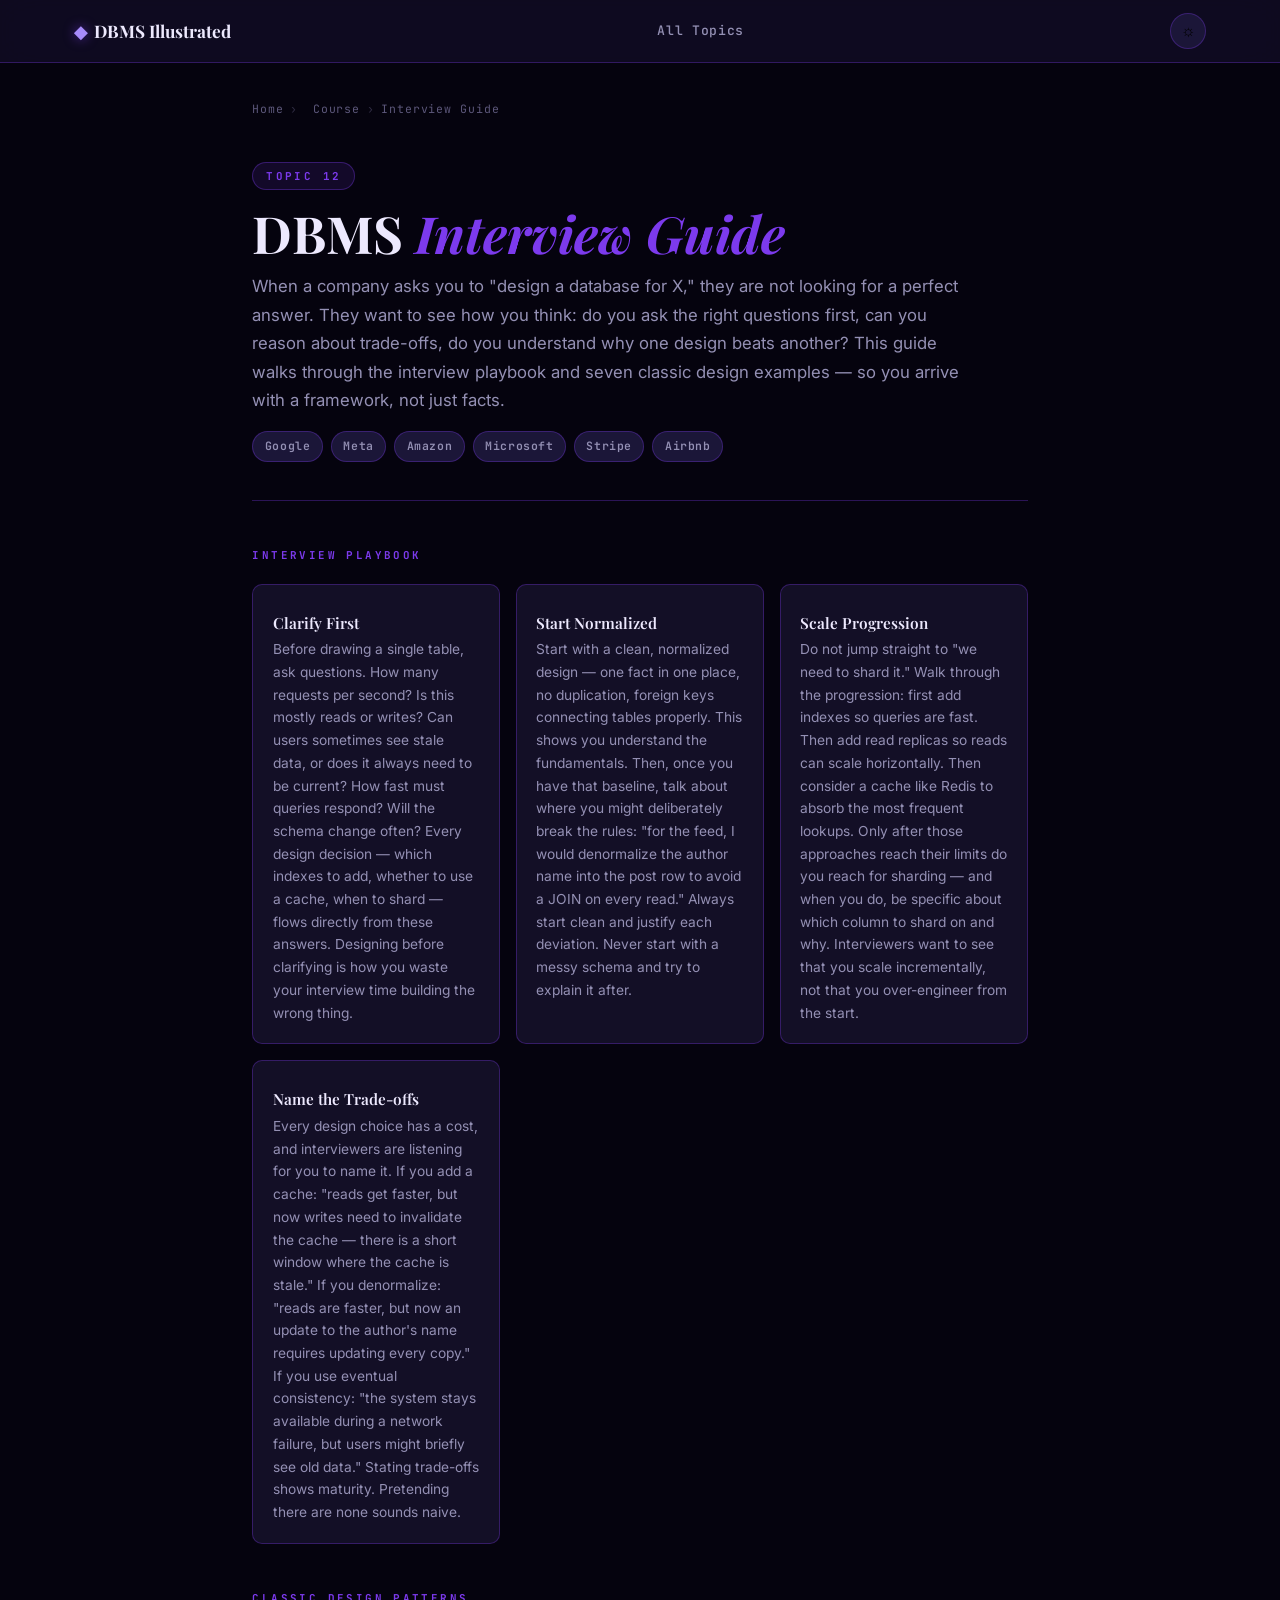
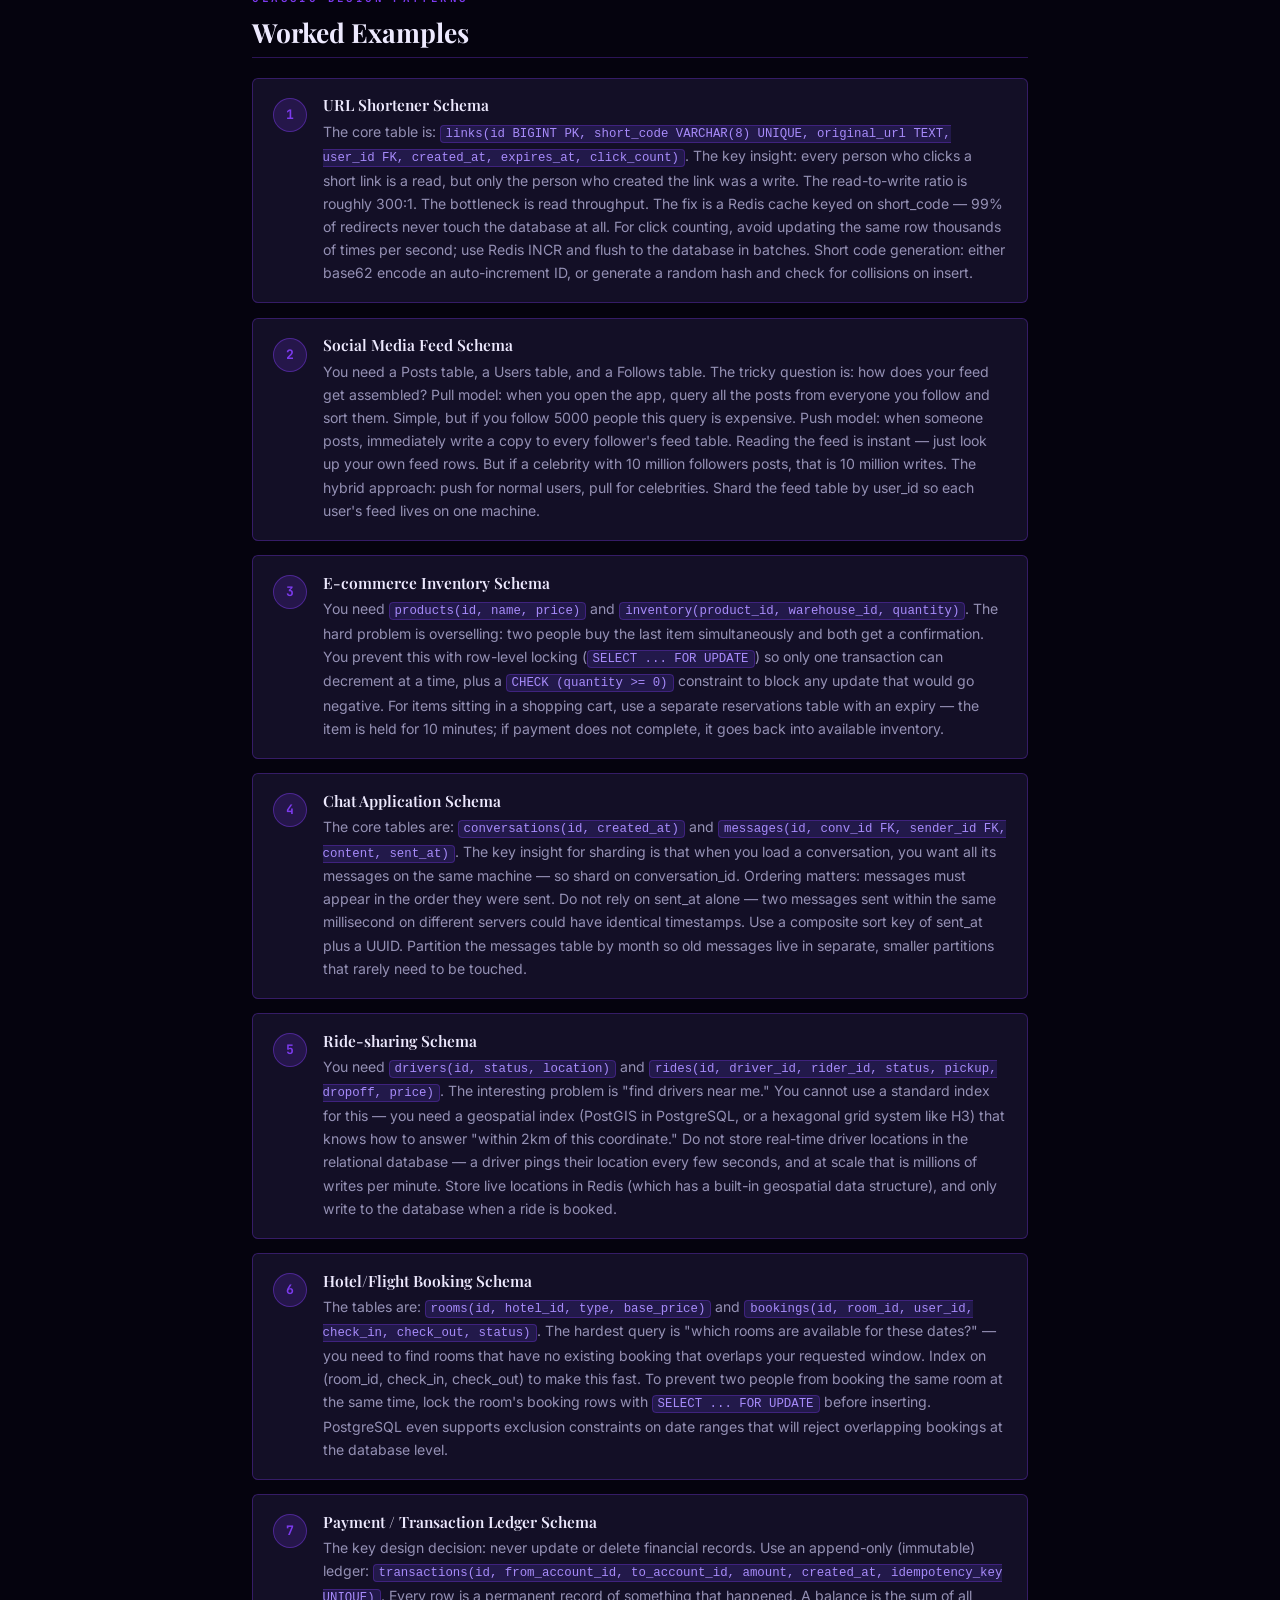
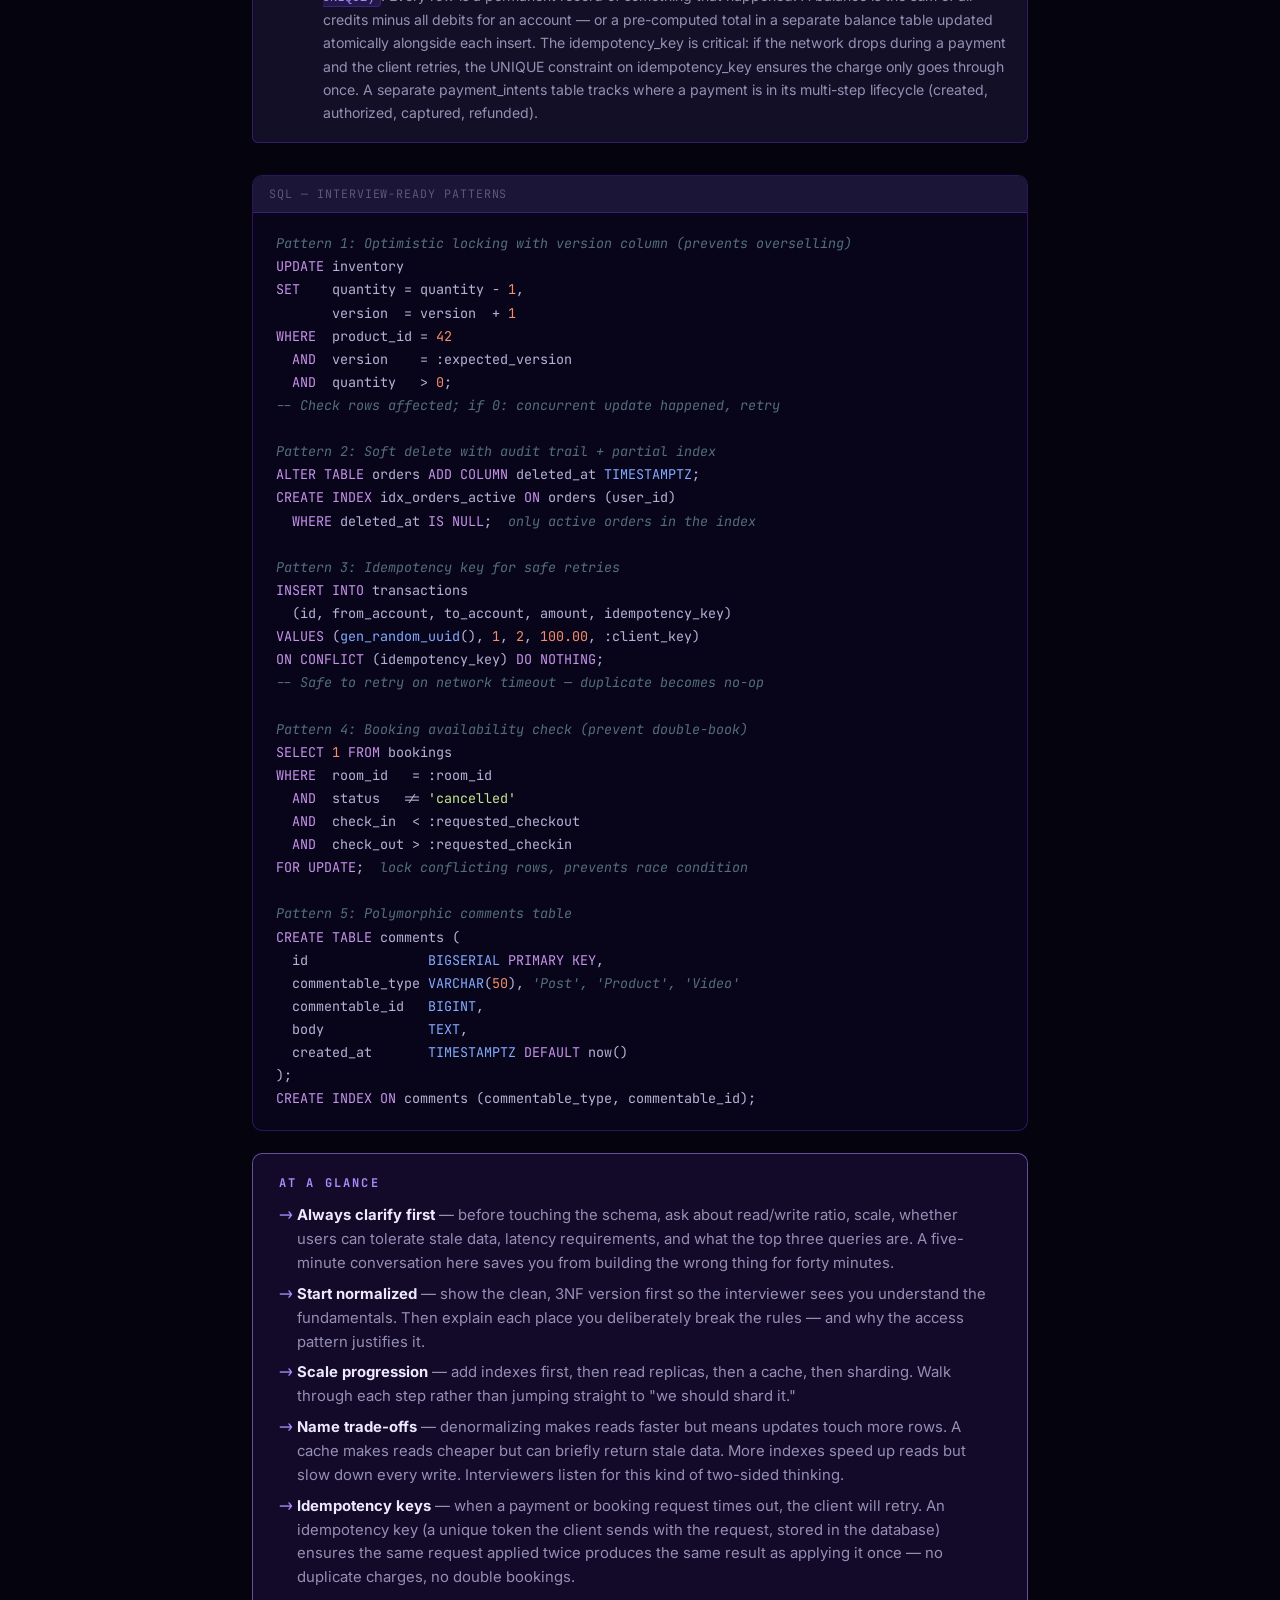
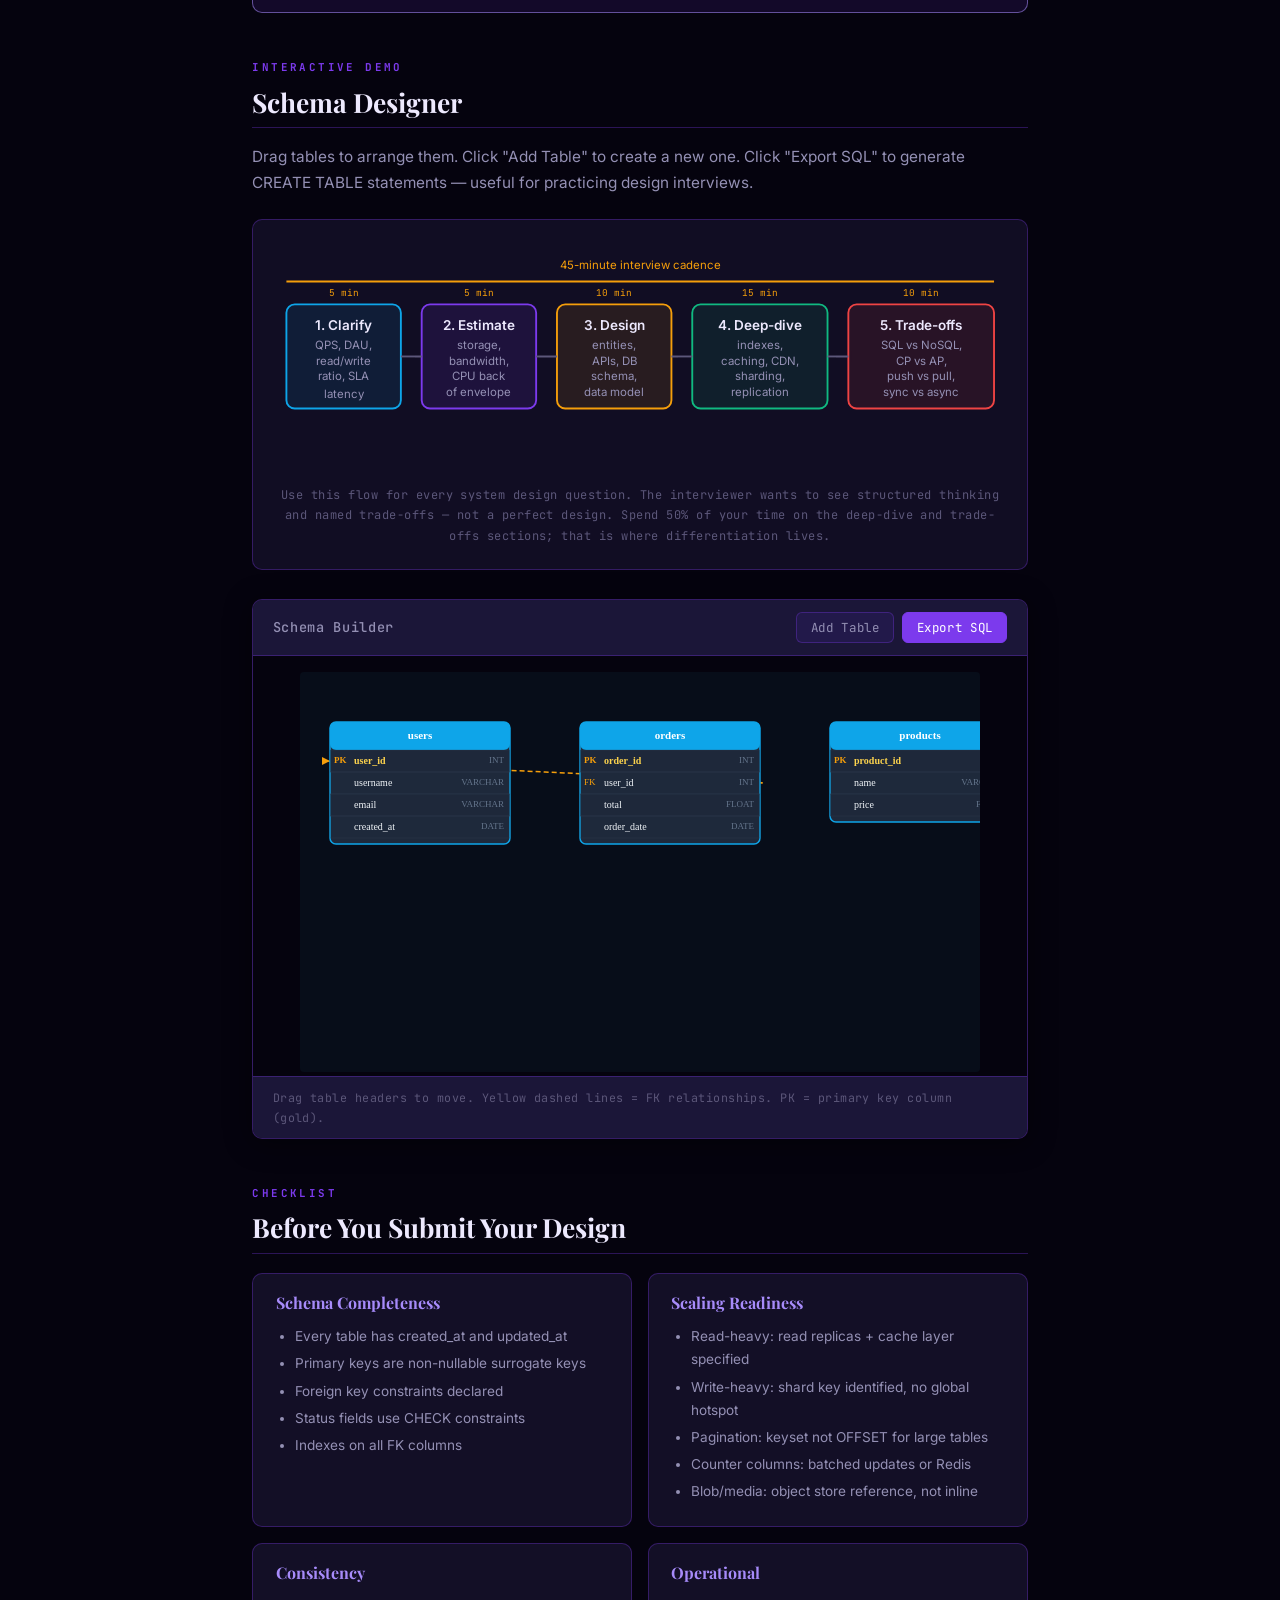
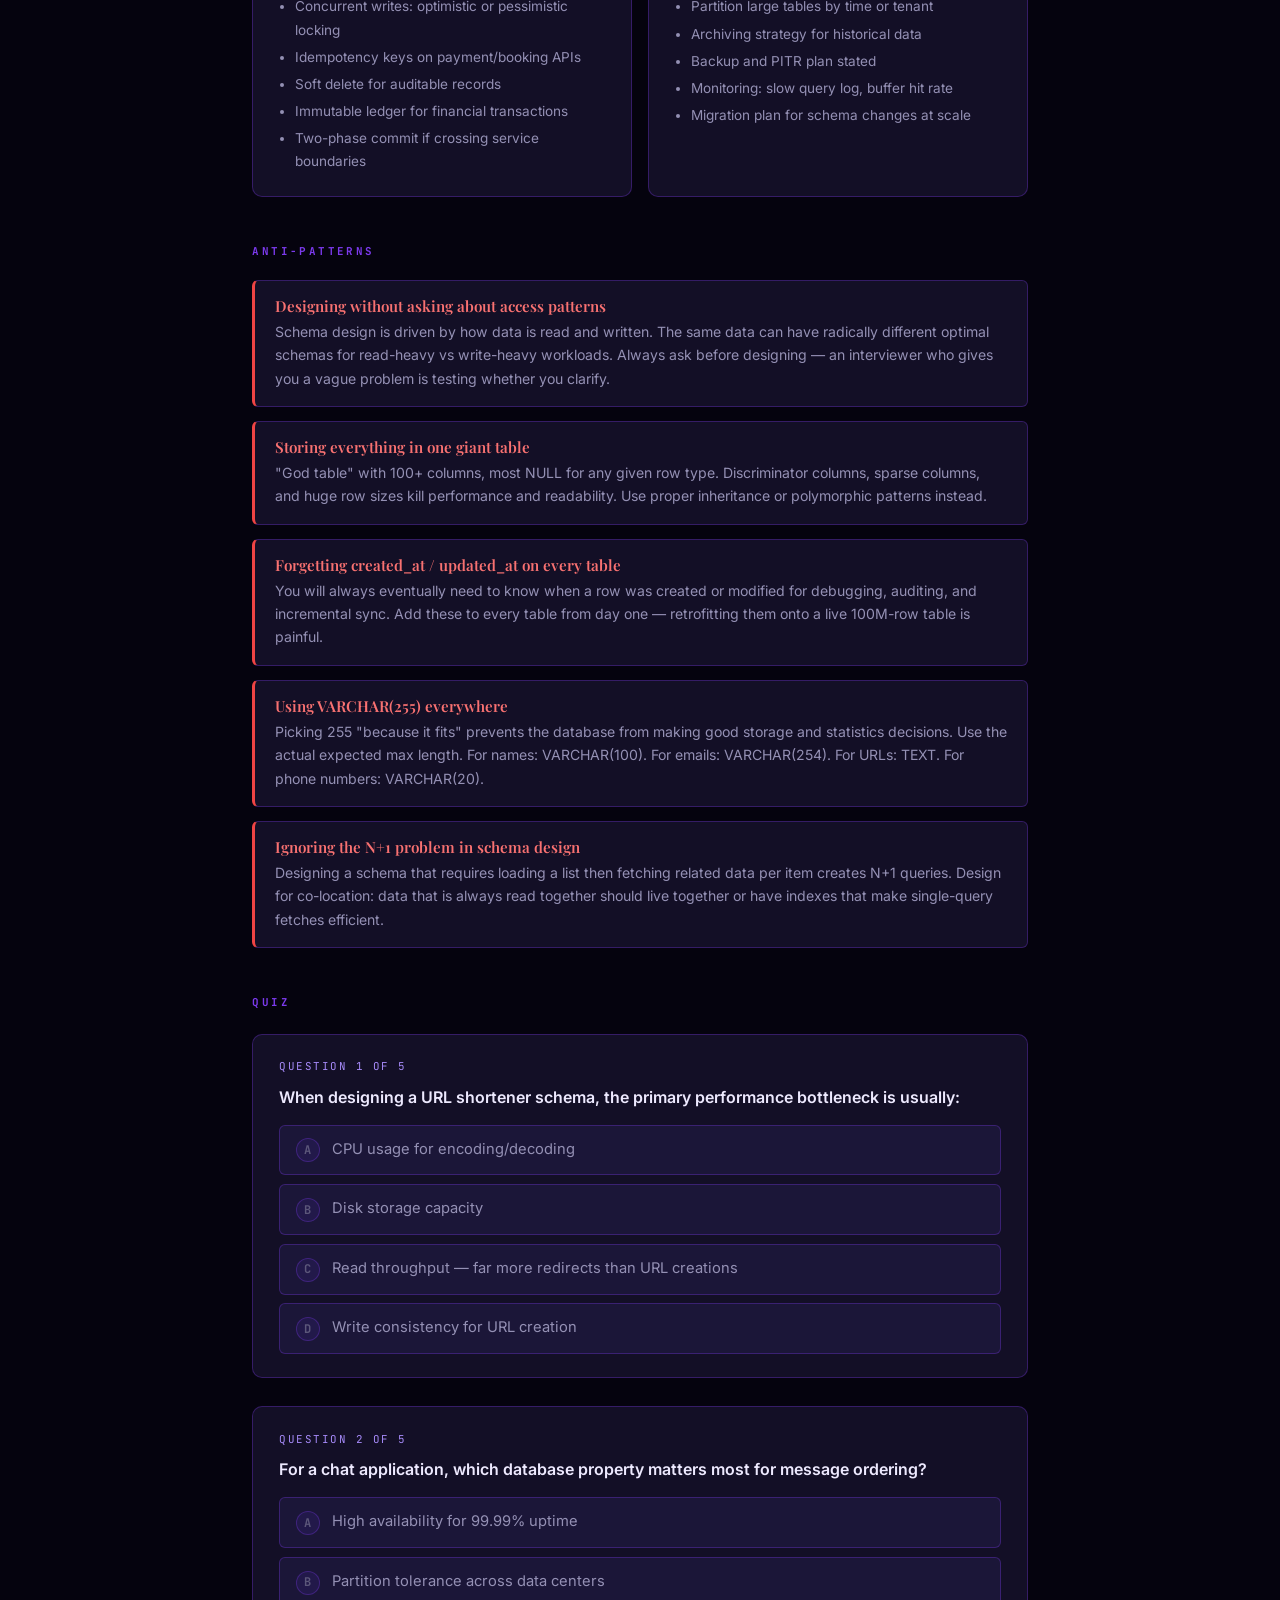
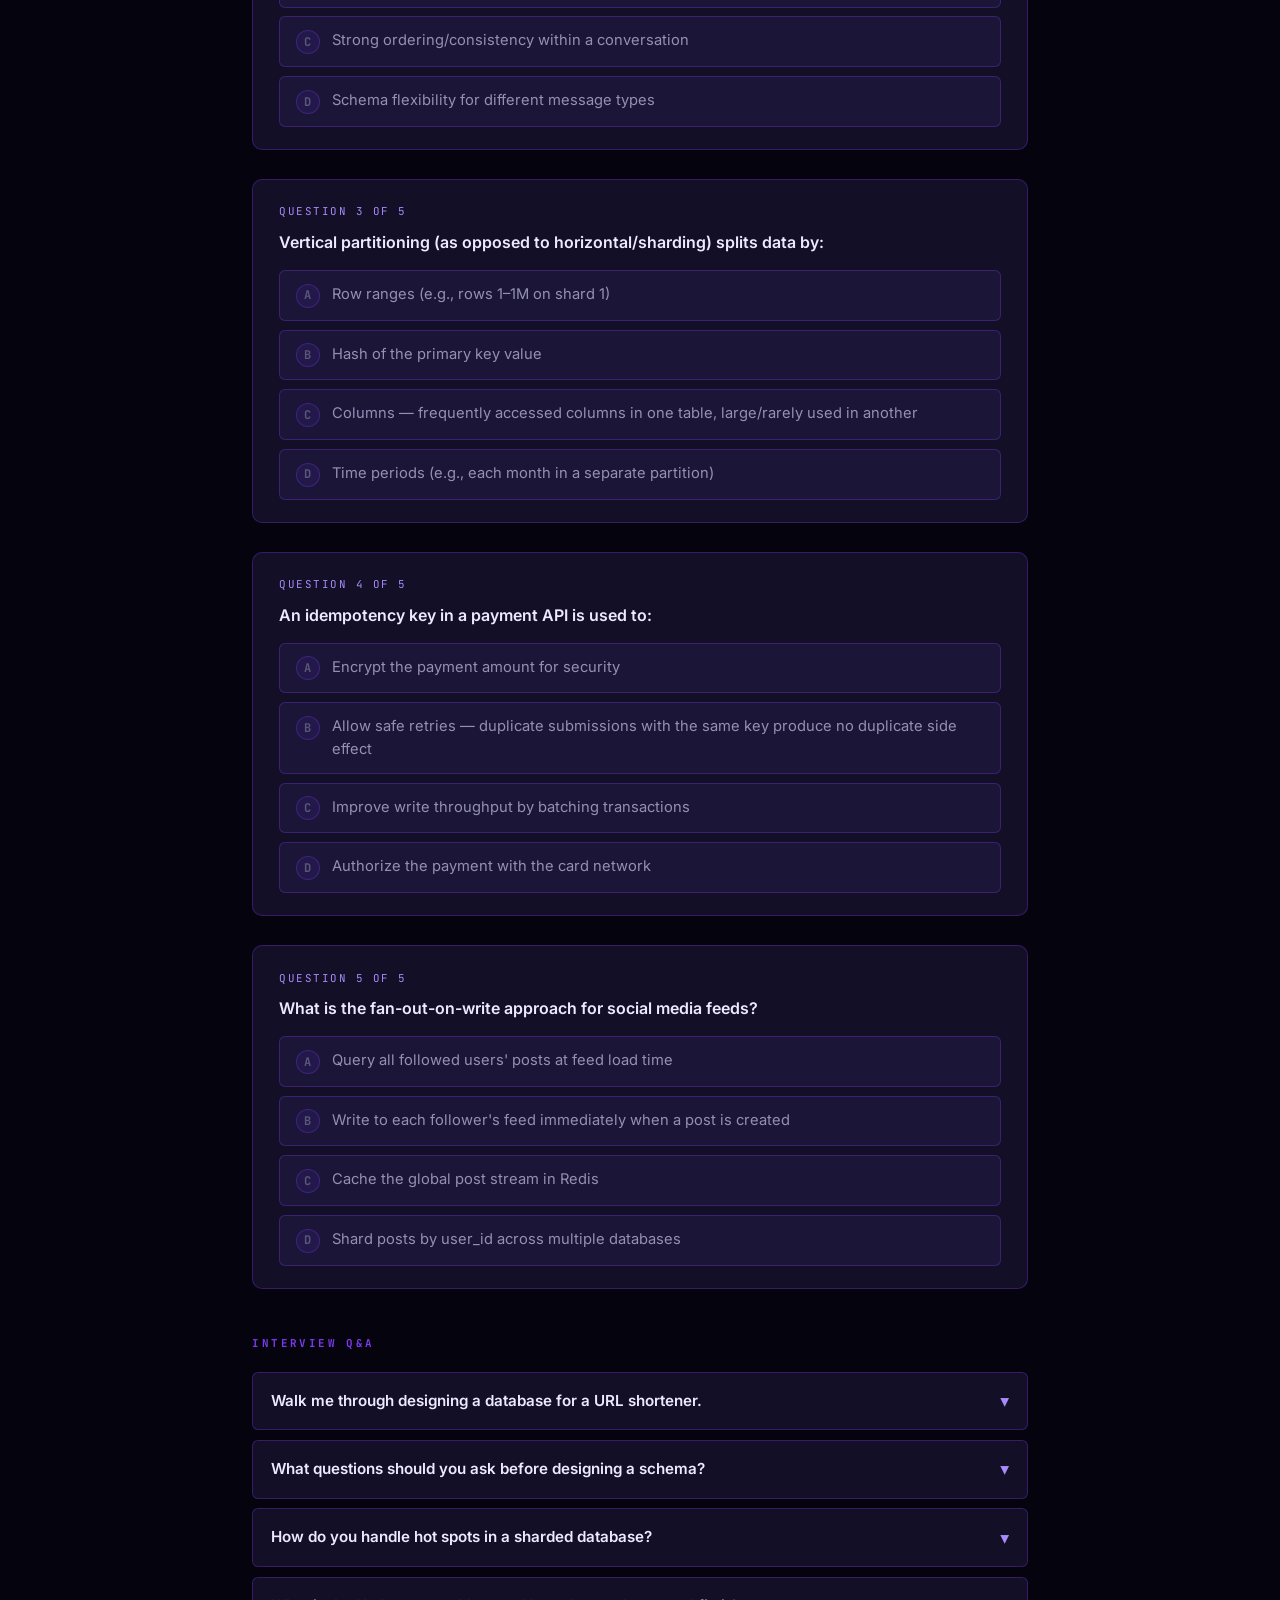
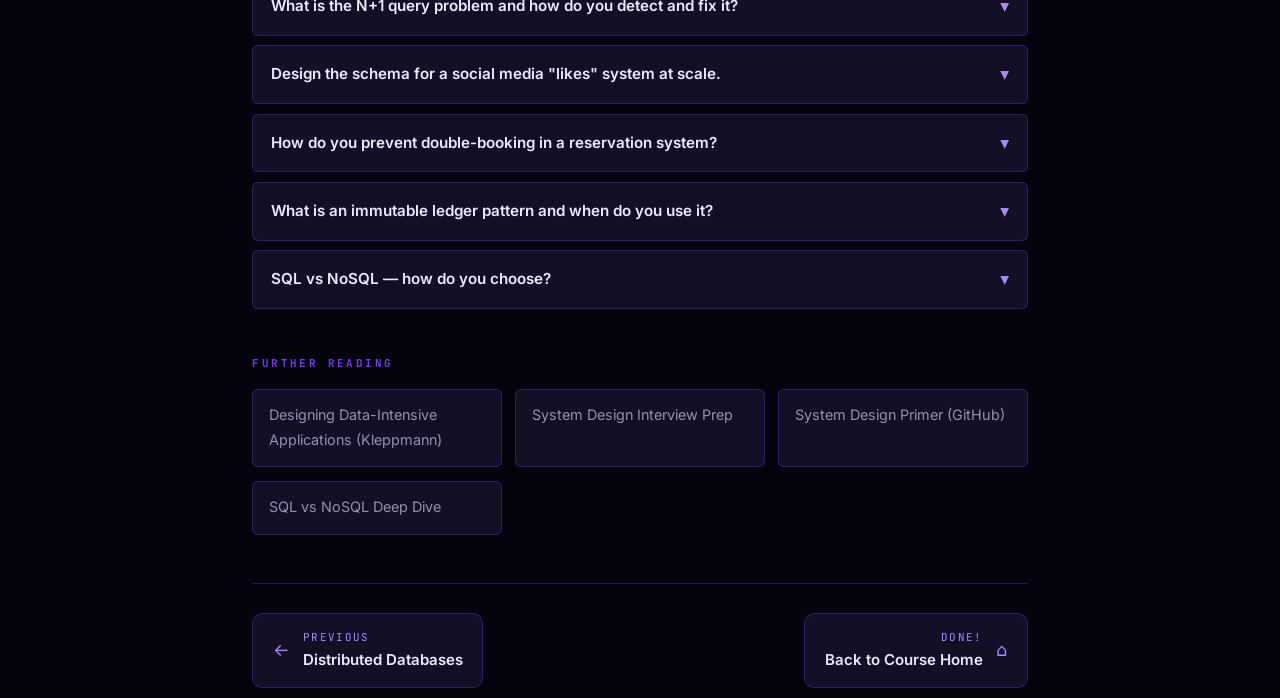
<file: topics/12-interview-guide.html>
<!DOCTYPE html>
<html lang="en">
<head>
  <meta charset="UTF-8"><meta name="viewport" content="width=device-width, initial-scale=1.0">
  <script>try{var t=localStorage.getItem("dbms-theme")||"dark";document.documentElement.setAttribute("data-theme",t)}catch(e){document.documentElement.setAttribute("data-theme","dark")}</script>
  <title>Interview Guide — DBMS Illustrated</title>
  <link rel="stylesheet" href="../css/style.css">
  <style>:root{--topic-color:var(--primary)}</style>
</head>
<body>
<div class="reading-progress" id="reading-progress"></div>
<nav class="navbar">
  <div class="navbar-inner">
    <a class="navbar-brand" href="../index.html"><span class="brand-icon" style="color:var(--primary-soft)">&#9670;</span>DBMS Illustrated</a>
    <div class="navbar-links"><a href="../index.html#topics">All Topics</a></div>
    <div class="navbar-actions"><button class="btn-icon" id="theme-toggle" title="Toggle theme">&#9788;</button></div>
  </div>
</nav>

<div class="container">
  <div class="breadcrumb">
    <a href="../index.html">Home</a><span class="breadcrumb-sep">›</span>
    <a href="../index.html#topics">Course</a><span class="breadcrumb-sep">›</span><span>Interview Guide</span>
  </div>

  <div class="topic-header">
    <div class="topic-badge">Topic 12</div>
    <h1>DBMS <span class="accent">Interview Guide</span></h1>
    <p class="subtitle">When a company asks you to "design a database for X," they are not looking for a perfect answer. They want to see how you think: do you ask the right questions first, can you reason about trade-offs, do you understand why one design beats another? This guide walks through the interview playbook and seven classic design examples — so you arrive with a framework, not just facts.</p>
    <div class="company-badges">
      <span class="badge">Google</span><span class="badge">Meta</span><span class="badge">Amazon</span>
      <span class="badge">Microsoft</span><span class="badge">Stripe</span><span class="badge">Airbnb</span>
    </div>
  </div>

  <div class="section-label">Interview Playbook</div>
  <div class="mini-cards">
    <div class="mini-card">
      <div class="mini-card-icon"></div>
      <h4>Clarify First</h4>
      <p>Before drawing a single table, ask questions. How many requests per second? Is this mostly reads or writes? Can users sometimes see stale data, or does it always need to be current? How fast must queries respond? Will the schema change often? Every design decision — which indexes to add, whether to use a cache, when to shard — flows directly from these answers. Designing before clarifying is how you waste your interview time building the wrong thing.</p>
    </div>
    <div class="mini-card">
      <div class="mini-card-icon"></div>
      <h4>Start Normalized</h4>
      <p>Start with a clean, normalized design — one fact in one place, no duplication, foreign keys connecting tables properly. This shows you understand the fundamentals. Then, once you have that baseline, talk about where you might deliberately break the rules: "for the feed, I would denormalize the author name into the post row to avoid a JOIN on every read." Always start clean and justify each deviation. Never start with a messy schema and try to explain it after.</p>
    </div>
    <div class="mini-card">
      <div class="mini-card-icon"></div>
      <h4>Scale Progression</h4>
      <p>Do not jump straight to "we need to shard it." Walk through the progression: first add indexes so queries are fast. Then add read replicas so reads can scale horizontally. Then consider a cache like Redis to absorb the most frequent lookups. Only after those approaches reach their limits do you reach for sharding — and when you do, be specific about which column to shard on and why. Interviewers want to see that you scale incrementally, not that you over-engineer from the start.</p>
    </div>
    <div class="mini-card">
      <div class="mini-card-icon"></div>
      <h4>Name the Trade-offs</h4>
      <p>Every design choice has a cost, and interviewers are listening for you to name it. If you add a cache: "reads get faster, but now writes need to invalidate the cache — there is a short window where the cache is stale." If you denormalize: "reads are faster, but now an update to the author's name requires updating every copy." If you use eventual consistency: "the system stays available during a network failure, but users might briefly see old data." Stating trade-offs shows maturity. Pretending there are none sounds naive.</p>
    </div>
  </div>

  <div class="section-label">Classic Design Patterns</div>
  <h2 class="section-title">Worked Examples</h2>
  <div class="steps">
    <div class="step-item">
      <div class="step-num">1</div>
      <div>
        <h4>URL Shortener Schema</h4>
        <p>The core table is: <code style="font-family:monospace;background:var(--surface-3);padding:1px 5px;border-radius:4px;">links(id BIGINT PK, short_code VARCHAR(8) UNIQUE, original_url TEXT, user_id FK, created_at, expires_at, click_count)</code>. The key insight: every person who clicks a short link is a read, but only the person who created the link was a write. The read-to-write ratio is roughly 300:1. The bottleneck is read throughput. The fix is a Redis cache keyed on short_code — 99% of redirects never touch the database at all. For click counting, avoid updating the same row thousands of times per second; use Redis INCR and flush to the database in batches. Short code generation: either base62 encode an auto-increment ID, or generate a random hash and check for collisions on insert.</p>
      </div>
    </div>
    <div class="step-item">
      <div class="step-num">2</div>
      <div>
        <h4>Social Media Feed Schema</h4>
        <p>You need a Posts table, a Users table, and a Follows table. The tricky question is: how does your feed get assembled? Pull model: when you open the app, query all the posts from everyone you follow and sort them. Simple, but if you follow 5000 people this query is expensive. Push model: when someone posts, immediately write a copy to every follower's feed table. Reading the feed is instant — just look up your own feed rows. But if a celebrity with 10 million followers posts, that is 10 million writes. The hybrid approach: push for normal users, pull for celebrities. Shard the feed table by user_id so each user's feed lives on one machine.</p>
      </div>
    </div>
    <div class="step-item">
      <div class="step-num">3</div>
      <div>
        <h4>E-commerce Inventory Schema</h4>
        <p>You need <code style="font-family:monospace;background:var(--surface-3);padding:1px 5px;border-radius:4px;">products(id, name, price)</code> and <code style="font-family:monospace;background:var(--surface-3);padding:1px 5px;border-radius:4px;">inventory(product_id, warehouse_id, quantity)</code>. The hard problem is overselling: two people buy the last item simultaneously and both get a confirmation. You prevent this with row-level locking (<code style="font-family:monospace;background:var(--surface-3);padding:1px 5px;border-radius:4px;">SELECT ... FOR UPDATE</code>) so only one transaction can decrement at a time, plus a <code style="font-family:monospace;background:var(--surface-3);padding:1px 5px;border-radius:4px;">CHECK (quantity >= 0)</code> constraint to block any update that would go negative. For items sitting in a shopping cart, use a separate reservations table with an expiry — the item is held for 10 minutes; if payment does not complete, it goes back into available inventory.</p>
      </div>
    </div>
    <div class="step-item">
      <div class="step-num">4</div>
      <div>
        <h4>Chat Application Schema</h4>
        <p>The core tables are: <code style="font-family:monospace;background:var(--surface-3);padding:1px 5px;border-radius:4px;">conversations(id, created_at)</code> and <code style="font-family:monospace;background:var(--surface-3);padding:1px 5px;border-radius:4px;">messages(id, conv_id FK, sender_id FK, content, sent_at)</code>. The key insight for sharding is that when you load a conversation, you want all its messages on the same machine — so shard on conversation_id. Ordering matters: messages must appear in the order they were sent. Do not rely on sent_at alone — two messages sent within the same millisecond on different servers could have identical timestamps. Use a composite sort key of sent_at plus a UUID. Partition the messages table by month so old messages live in separate, smaller partitions that rarely need to be touched.</p>
      </div>
    </div>
    <div class="step-item">
      <div class="step-num">5</div>
      <div>
        <h4>Ride-sharing Schema</h4>
        <p>You need <code style="font-family:monospace;background:var(--surface-3);padding:1px 5px;border-radius:4px;">drivers(id, status, location)</code> and <code style="font-family:monospace;background:var(--surface-3);padding:1px 5px;border-radius:4px;">rides(id, driver_id, rider_id, status, pickup, dropoff, price)</code>. The interesting problem is "find drivers near me." You cannot use a standard index for this — you need a geospatial index (PostGIS in PostgreSQL, or a hexagonal grid system like H3) that knows how to answer "within 2km of this coordinate." Do not store real-time driver locations in the relational database — a driver pings their location every few seconds, and at scale that is millions of writes per minute. Store live locations in Redis (which has a built-in geospatial data structure), and only write to the database when a ride is booked.</p>
      </div>
    </div>
    <div class="step-item">
      <div class="step-num">6</div>
      <div>
        <h4>Hotel/Flight Booking Schema</h4>
        <p>The tables are: <code style="font-family:monospace;background:var(--surface-3);padding:1px 5px;border-radius:4px;">rooms(id, hotel_id, type, base_price)</code> and <code style="font-family:monospace;background:var(--surface-3);padding:1px 5px;border-radius:4px;">bookings(id, room_id, user_id, check_in, check_out, status)</code>. The hardest query is "which rooms are available for these dates?" — you need to find rooms that have no existing booking that overlaps your requested window. Index on (room_id, check_in, check_out) to make this fast. To prevent two people from booking the same room at the same time, lock the room's booking rows with <code style="font-family:monospace;background:var(--surface-3);padding:1px 5px;border-radius:4px;">SELECT ... FOR UPDATE</code> before inserting. PostgreSQL even supports exclusion constraints on date ranges that will reject overlapping bookings at the database level.</p>
      </div>
    </div>
    <div class="step-item">
      <div class="step-num">7</div>
      <div>
        <h4>Payment / Transaction Ledger Schema</h4>
        <p>The key design decision: never update or delete financial records. Use an append-only (immutable) ledger: <code style="font-family:monospace;background:var(--surface-3);padding:1px 5px;border-radius:4px;">transactions(id, from_account_id, to_account_id, amount, created_at, idempotency_key UNIQUE)</code>. Every row is a permanent record of something that happened. A balance is the sum of all credits minus all debits for an account — or a pre-computed total in a separate balance table updated atomically alongside each insert. The idempotency_key is critical: if the network drops during a payment and the client retries, the UNIQUE constraint on idempotency_key ensures the charge only goes through once. A separate payment_intents table tracks where a payment is in its multi-step lifecycle (created, authorized, captured, refunded).</p>
      </div>
    </div>
  </div>

  <div class="code-block">
    <div class="cb-header"><span class="cb-lang">SQL — Interview-Ready Patterns</span></div>
    <pre><span class="cmt">Pattern 1: Optimistic locking with version column (prevents overselling)</span>
<span class="kw">UPDATE</span> inventory
<span class="kw">SET</span>    quantity = quantity - <span class="num">1</span>,
       version  = version  + <span class="num">1</span>
<span class="kw">WHERE</span>  product_id = <span class="num">42</span>
  <span class="kw">AND</span>  version    = :expected_version
  <span class="kw">AND</span>  quantity   > <span class="num">0</span>;
<span class="cmt">-- Check rows affected; if 0: concurrent update happened, retry</span>

<span class="cmt">Pattern 2: Soft delete with audit trail + partial index</span>
<span class="kw">ALTER TABLE</span> orders <span class="kw">ADD COLUMN</span> deleted_at <span class="fn">TIMESTAMPTZ</span>;
<span class="kw">CREATE INDEX</span> idx_orders_active <span class="kw">ON</span> orders (user_id)
  <span class="kw">WHERE</span> deleted_at <span class="kw">IS NULL</span>;  <span class="cmt">only active orders in the index</span>

<span class="cmt">Pattern 3: Idempotency key for safe retries</span>
<span class="kw">INSERT INTO</span> transactions
  (id, from_account, to_account, amount, idempotency_key)
<span class="kw">VALUES</span> (<span class="fn">gen_random_uuid</span>(), <span class="num">1</span>, <span class="num">2</span>, <span class="num">100.00</span>, :client_key)
<span class="kw">ON CONFLICT</span> (idempotency_key) <span class="kw">DO NOTHING</span>;
<span class="cmt">-- Safe to retry on network timeout — duplicate becomes no-op</span>

<span class="cmt">Pattern 4: Booking availability check (prevent double-book)</span>
<span class="kw">SELECT</span> <span class="num">1</span> <span class="kw">FROM</span> bookings
<span class="kw">WHERE</span>  room_id   = :room_id
  <span class="kw">AND</span>  status   != <span class="str">'cancelled'</span>
  <span class="kw">AND</span>  check_in  < :requested_checkout
  <span class="kw">AND</span>  check_out > :requested_checkin
<span class="kw">FOR UPDATE</span>;  <span class="cmt">lock conflicting rows, prevents race condition</span>

<span class="cmt">Pattern 5: Polymorphic comments table</span>
<span class="kw">CREATE TABLE</span> comments (
  id               <span class="fn">BIGSERIAL</span> <span class="kw">PRIMARY KEY</span>,
  commentable_type <span class="fn">VARCHAR</span>(<span class="num">50</span>), <span class="cmt">'Post', 'Product', 'Video'</span>
  commentable_id   <span class="fn">BIGINT</span>,
  body             <span class="fn">TEXT</span>,
  created_at       <span class="fn">TIMESTAMPTZ</span> <span class="kw">DEFAULT</span> now()
);
<span class="kw">CREATE INDEX</span> <span class="kw">ON</span> comments (commentable_type, commentable_id);</pre>
  </div>

  <div class="at-a-glance reveal">
    <h3>At a Glance</h3>
    <ul>
      <li><strong>Always clarify first</strong> — before touching the schema, ask about read/write ratio, scale, whether users can tolerate stale data, latency requirements, and what the top three queries are. A five-minute conversation here saves you from building the wrong thing for forty minutes.</li>
      <li><strong>Start normalized</strong> — show the clean, 3NF version first so the interviewer sees you understand the fundamentals. Then explain each place you deliberately break the rules — and why the access pattern justifies it.</li>
      <li><strong>Scale progression</strong> — add indexes first, then read replicas, then a cache, then sharding. Walk through each step rather than jumping straight to "we should shard it."</li>
      <li><strong>Name trade-offs</strong> — denormalizing makes reads faster but means updates touch more rows. A cache makes reads cheaper but can briefly return stale data. More indexes speed up reads but slow down every write. Interviewers listen for this kind of two-sided thinking.</li>
      <li><strong>Idempotency keys</strong> — when a payment or booking request times out, the client will retry. An idempotency key (a unique token the client sends with the request, stored in the database) ensures the same request applied twice produces the same result as applying it once — no duplicate charges, no double bookings.</li>
    </ul>
  </div>

  <div class="section-label">Interactive Demo</div>
  <h2 class="section-title">Schema Designer</h2>
  <p class="section-desc">Drag tables to arrange them. Click "Add Table" to create a new one. Click "Export SQL" to generate CREATE TABLE statements — useful for practicing design interviews.</p>

  <div class="diagram-box">
    <svg viewBox="0 0 700 220" role="img" aria-label="System design interview checklist: clarify, estimate, design, deep-dive, trade-offs">
      <!-- Step boxes in a flow -->
      <rect x="10"  y="60" width="110" height="100" rx="8" class="svg-box-c"/>
      <text x="65"  y="85"  text-anchor="middle" class="svg-label">1. Clarify</text>
      <text x="65"  y="103" text-anchor="middle" class="svg-soft">QPS, DAU,</text>
      <text x="65"  y="118" text-anchor="middle" class="svg-soft">read/write</text>
      <text x="65"  y="133" text-anchor="middle" class="svg-soft">ratio, SLA</text>
      <text x="65"  y="150" text-anchor="middle" class="svg-soft">latency</text>
      <rect x="140" y="60" width="110" height="100" rx="8" class="svg-box-p"/>
      <text x="195" y="85"  text-anchor="middle" class="svg-label">2. Estimate</text>
      <text x="195" y="103" text-anchor="middle" class="svg-soft">storage,</text>
      <text x="195" y="118" text-anchor="middle" class="svg-soft">bandwidth,</text>
      <text x="195" y="133" text-anchor="middle" class="svg-soft">CPU back</text>
      <text x="195" y="148" text-anchor="middle" class="svg-soft">of envelope</text>
      <rect x="270" y="60" width="110" height="100" rx="8" class="svg-box-a"/>
      <text x="325" y="85"  text-anchor="middle" class="svg-label">3. Design</text>
      <text x="325" y="103" text-anchor="middle" class="svg-soft">entities,</text>
      <text x="325" y="118" text-anchor="middle" class="svg-soft">APIs, DB</text>
      <text x="325" y="133" text-anchor="middle" class="svg-soft">schema,</text>
      <text x="325" y="148" text-anchor="middle" class="svg-soft">data model</text>
      <rect x="400" y="60" width="130" height="100" rx="8" class="svg-box-g"/>
      <text x="465" y="85"  text-anchor="middle" class="svg-label">4. Deep-dive</text>
      <text x="465" y="103" text-anchor="middle" class="svg-soft">indexes,</text>
      <text x="465" y="118" text-anchor="middle" class="svg-soft">caching, CDN,</text>
      <text x="465" y="133" text-anchor="middle" class="svg-soft">sharding,</text>
      <text x="465" y="148" text-anchor="middle" class="svg-soft">replication</text>
      <rect x="550" y="60" width="140" height="100" rx="8" class="svg-box-r"/>
      <text x="620" y="85"  text-anchor="middle" class="svg-label">5. Trade-offs</text>
      <text x="620" y="103" text-anchor="middle" class="svg-soft">SQL vs NoSQL,</text>
      <text x="620" y="118" text-anchor="middle" class="svg-soft">CP vs AP,</text>
      <text x="620" y="133" text-anchor="middle" class="svg-soft">push vs pull,</text>
      <text x="620" y="148" text-anchor="middle" class="svg-soft">sync vs async</text>
      <!-- Connector lines -->
      <line x1="120" y1="110" x2="140" y2="110" class="svg-line"/>
      <line x1="250" y1="110" x2="270" y2="110" class="svg-line"/>
      <line x1="380" y1="110" x2="400" y2="110" class="svg-line"/>
      <line x1="530" y1="110" x2="550" y2="110" class="svg-line"/>
      <!-- Time label -->
      <text x="350" y="26"  text-anchor="middle" class="svg-soft" style="fill:#F59E0B">45-minute interview cadence</text>
      <line x1="10"  y1="38" x2="690" y2="38" class="svg-line" style="stroke:#F59E0B"/>
      <text x="65"  y="52"  text-anchor="middle" class="svg-mono" style="font-size:9px;fill:#F59E0B">5 min</text>
      <text x="195" y="52"  text-anchor="middle" class="svg-mono" style="font-size:9px;fill:#F59E0B">5 min</text>
      <text x="325" y="52"  text-anchor="middle" class="svg-mono" style="font-size:9px;fill:#F59E0B">10 min</text>
      <text x="465" y="52"  text-anchor="middle" class="svg-mono" style="font-size:9px;fill:#F59E0B">15 min</text>
      <text x="620" y="52"  text-anchor="middle" class="svg-mono" style="font-size:9px;fill:#F59E0B">10 min</text>
      <!-- Packets -->
      <circle class="pkt" cx="120" cy="110" r="5" fill="#0EA5E9"/>
      <circle class="pkt" cx="250" cy="110" r="5" fill="#7C3AED"/>
      <circle class="pkt" cx="380" cy="110" r="5" fill="#F59E0B"/>
      <circle class="pkt" cx="530" cy="110" r="5" fill="#10B981"/>
    </svg>
    <p class="diagram-caption">Use this flow for every system design question. The interviewer wants to see structured thinking and named trade-offs — not a perfect design. Spend 50% of your time on the deep-dive and trade-offs sections; that is where differentiation lives.</p>
  </div>

  <div class="demo-section" id="demo-interview">
    <div class="demo-header">
      <h3>Schema Builder</h3>
      <div class="demo-controls">
        <button class="demo-btn" data-action="add-table">Add Table</button>
        <button class="demo-btn" data-action="export-sql" style="background:var(--topic-color);color:#fff;border-color:var(--topic-color)">Export SQL</button>
      </div>
    </div>
    <div class="demo-canvas-wrap" style="height:420px;align-items:flex-start;"></div>
    <div class="demo-hint">Drag table headers to move. Yellow dashed lines = FK relationships. PK = primary key column (gold).</div>
  </div>

  <div class="modal-overlay" id="sql-modal">
    <div class="modal">
      <div class="modal-header">
        <h3>Generated SQL</h3>
        <button class="modal-close" onclick="document.getElementById('sql-modal').classList.remove('open')">x</button>
      </div>
      <pre id="sql-output"></pre>
    </div>
  </div>

  <div class="section-label">Checklist</div>
  <h2 class="section-title">Before You Submit Your Design</h2>
  <div class="comparison-grid">
    <div class="comparison-card">
      <h4>Schema Completeness</h4>
      <ul>
        <li>Every table has created_at and updated_at</li>
        <li>Primary keys are non-nullable surrogate keys</li>
        <li>Foreign key constraints declared</li>
        <li>Status fields use CHECK constraints</li>
        <li>Indexes on all FK columns</li>
      </ul>
    </div>
    <div class="comparison-card">
      <h4>Scaling Readiness</h4>
      <ul>
        <li>Read-heavy: read replicas + cache layer specified</li>
        <li>Write-heavy: shard key identified, no global hotspot</li>
        <li>Pagination: keyset not OFFSET for large tables</li>
        <li>Counter columns: batched updates or Redis</li>
        <li>Blob/media: object store reference, not inline</li>
      </ul>
    </div>
    <div class="comparison-card">
      <h4>Consistency</h4>
      <ul>
        <li>Concurrent writes: optimistic or pessimistic locking</li>
        <li>Idempotency keys on payment/booking APIs</li>
        <li>Soft delete for auditable records</li>
        <li>Immutable ledger for financial transactions</li>
        <li>Two-phase commit if crossing service boundaries</li>
      </ul>
    </div>
    <div class="comparison-card">
      <h4>Operational</h4>
      <ul>
        <li>Partition large tables by time or tenant</li>
        <li>Archiving strategy for historical data</li>
        <li>Backup and PITR plan stated</li>
        <li>Monitoring: slow query log, buffer hit rate</li>
        <li>Migration plan for schema changes at scale</li>
      </ul>
    </div>
  </div>

  <div class="section-label">Anti-patterns</div>
  <div class="antipatterns">
    <div class="antipattern">
      <h4>Designing without asking about access patterns</h4>
      <p>Schema design is driven by how data is read and written. The same data can have radically different optimal schemas for read-heavy vs write-heavy workloads. Always ask before designing — an interviewer who gives you a vague problem is testing whether you clarify.</p>
    </div>
    <div class="antipattern">
      <h4>Storing everything in one giant table</h4>
      <p>"God table" with 100+ columns, most NULL for any given row type. Discriminator columns, sparse columns, and huge row sizes kill performance and readability. Use proper inheritance or polymorphic patterns instead.</p>
    </div>
    <div class="antipattern">
      <h4>Forgetting created_at / updated_at on every table</h4>
      <p>You will always eventually need to know when a row was created or modified for debugging, auditing, and incremental sync. Add these to every table from day one — retrofitting them onto a live 100M-row table is painful.</p>
    </div>
    <div class="antipattern">
      <h4>Using VARCHAR(255) everywhere</h4>
      <p>Picking 255 "because it fits" prevents the database from making good storage and statistics decisions. Use the actual expected max length. For names: VARCHAR(100). For emails: VARCHAR(254). For URLs: TEXT. For phone numbers: VARCHAR(20).</p>
    </div>
    <div class="antipattern">
      <h4>Ignoring the N+1 problem in schema design</h4>
      <p>Designing a schema that requires loading a list then fetching related data per item creates N+1 queries. Design for co-location: data that is always read together should live together or have indexes that make single-query fetches efficient.</p>
    </div>
  </div>

  <div class="section-label">Quiz</div>
  <div class="quiz-section">
    <div class="quiz-question">
      <div class="quiz-q-num">Question 1 of 5</div>
      <div class="quiz-q-text">When designing a URL shortener schema, the primary performance bottleneck is usually:</div>
      <div class="quiz-options">
        <div class="quiz-option" data-correct="false" data-explanation="URL shorteners are not CPU-bound; the bottleneck is I/O for lookups."><span class="opt-letter">A</span>CPU usage for encoding/decoding</div>
        <div class="quiz-option" data-correct="false" data-explanation="Storage is cheap and not the primary bottleneck for URL shorteners."><span class="opt-letter">B</span>Disk storage capacity</div>
        <div class="quiz-option" data-correct="true" data-explanation="URL shorteners see vastly more reads than writes (every short URL click is a read). The bottleneck is read throughput — solved with caching (Redis), read replicas, and efficient indexes."><span class="opt-letter">C</span>Read throughput — far more redirects than URL creations</div>
        <div class="quiz-option" data-correct="false" data-explanation="Write consistency is rarely the bottleneck; URL creation rate is low compared to redirects."><span class="opt-letter">D</span>Write consistency for URL creation</div>
      </div>
      <div class="quiz-feedback"></div>
    </div>
    <div class="quiz-question">
      <div class="quiz-q-num">Question 2 of 5</div>
      <div class="quiz-q-text">For a chat application, which database property matters most for message ordering?</div>
      <div class="quiz-options">
        <div class="quiz-option" data-correct="false" data-explanation="High availability is important but does not ensure message ordering."><span class="opt-letter">A</span>High availability for 99.99% uptime</div>
        <div class="quiz-option" data-correct="false" data-explanation="Partition tolerance is required but does not address ordering."><span class="opt-letter">B</span>Partition tolerance across data centers</div>
        <div class="quiz-option" data-correct="true" data-explanation="Message ordering in a conversation must be consistent — users must see messages in the order they were sent. This requires strong ordering guarantees within a conversation shard."><span class="opt-letter">C</span>Strong ordering/consistency within a conversation</div>
        <div class="quiz-option" data-correct="false" data-explanation="Schema flexibility is irrelevant to message ordering."><span class="opt-letter">D</span>Schema flexibility for different message types</div>
      </div>
      <div class="quiz-feedback"></div>
    </div>
    <div class="quiz-question">
      <div class="quiz-q-num">Question 3 of 5</div>
      <div class="quiz-q-text">Vertical partitioning (as opposed to horizontal/sharding) splits data by:</div>
      <div class="quiz-options">
        <div class="quiz-option" data-correct="false" data-explanation="Splitting by row ranges is horizontal partitioning (range sharding)."><span class="opt-letter">A</span>Row ranges (e.g., rows 1–1M on shard 1)</div>
        <div class="quiz-option" data-correct="false" data-explanation="Hashing the primary key is consistent/hash sharding — horizontal."><span class="opt-letter">B</span>Hash of the primary key value</div>
        <div class="quiz-option" data-correct="true" data-explanation="Vertical partitioning splits a table by columns — keep frequently accessed columns in one table, large BLOBs/rarely accessed columns in another. Reduces row size and improves cache efficiency."><span class="opt-letter">C</span>Columns — frequently accessed columns in one table, large/rarely used in another</div>
        <div class="quiz-option" data-correct="false" data-explanation="Splitting by time periods is a form of horizontal/range partitioning."><span class="opt-letter">D</span>Time periods (e.g., each month in a separate partition)</div>
      </div>
      <div class="quiz-feedback"></div>
    </div>
    <div class="quiz-question">
      <div class="quiz-q-num">Question 4 of 5</div>
      <div class="quiz-q-text">An idempotency key in a payment API is used to:</div>
      <div class="quiz-options">
        <div class="quiz-option" data-correct="false" data-explanation="Idempotency keys prevent duplicate charges — they are not primarily for security encryption."><span class="opt-letter">A</span>Encrypt the payment amount for security</div>
        <div class="quiz-option" data-correct="true" data-explanation="An idempotency key is a client-provided unique token stored in the database. If the same key is submitted again (network retry), the server returns the original result without creating a duplicate charge."><span class="opt-letter">B</span>Allow safe retries — duplicate submissions with the same key produce no duplicate side effect</div>
        <div class="quiz-option" data-correct="false" data-explanation="Idempotency keys deduplicate retries, not improve throughput."><span class="opt-letter">C</span>Improve write throughput by batching transactions</div>
        <div class="quiz-option" data-correct="false" data-explanation="Authorization tokens are for auth; idempotency keys are for deduplication."><span class="opt-letter">D</span>Authorize the payment with the card network</div>
      </div>
      <div class="quiz-feedback"></div>
    </div>
    <div class="quiz-question">
      <div class="quiz-q-num">Question 5 of 5</div>
      <div class="quiz-q-text">What is the fan-out-on-write approach for social media feeds?</div>
      <div class="quiz-options">
        <div class="quiz-option" data-correct="false" data-explanation="Fan-out-on-read queries followed users' posts at read time — the opposite of fan-out-on-write."><span class="opt-letter">A</span>Query all followed users' posts at feed load time</div>
        <div class="quiz-option" data-correct="true" data-explanation="Fan-out-on-write (push model): when a user posts, immediately write that post to each follower's feed. Reads are instant (just read your personal feed). Expensive for users with millions of followers."><span class="opt-letter">B</span>Write to each follower's feed immediately when a post is created</div>
        <div class="quiz-option" data-correct="false" data-explanation="Caching is orthogonal to the fan-out strategy."><span class="opt-letter">C</span>Cache the global post stream in Redis</div>
        <div class="quiz-option" data-correct="false" data-explanation="Sharding is a separate concern from the fan-out strategy."><span class="opt-letter">D</span>Shard posts by user_id across multiple databases</div>
      </div>
      <div class="quiz-feedback"></div>
    </div>
  </div>

  <div class="section-label">Interview Q&A</div>
  <div class="qa-section">
    <div class="qa-item">
      <div class="qa-q">Walk me through designing a database for a URL shortener.<span class="qa-chevron">▾</span></div>
      <div class="qa-a"><div class="qa-a-inner"><strong>Clarify:</strong> Expected QPS? Link expiry? Analytics? Auth? ~1B links, 100K redirects/sec, analytics needed. <strong>Core schema:</strong> <code>links(id BIGINT PK, short_code CHAR(8) UNIQUE, long_url TEXT, user_id INT, created_at, expires_at, is_active BOOL)</code>; <code>clicks(id BIGINT, link_id INT, ip TEXT, user_agent TEXT, clicked_at) PARTITIONED BY MONTH</code>. <strong>Index:</strong> unique index on short_code; partial index WHERE is_active=true. <strong>Scale:</strong> Redis cache for short_code&rarr;long_url (LRU, 24h TTL handles 99% of traffic). Read replicas for remaining DB reads. Shard links by hash(short_code). Click analytics: batch-write to Kafka &rarr; aggregate to ClickHouse. <strong>Short code generation:</strong> base62(auto_increment) or hash, collision-check on insert.</div></div>
    </div>
    <div class="qa-item">
      <div class="qa-q">What questions should you ask before designing a schema?<span class="qa-chevron">▾</span></div>
      <div class="qa-a"><div class="qa-a-inner">1. <strong>Read/write ratio</strong> — 10:1? 1000:1? This drives caching and replica strategy. 2. <strong>Scale</strong> — rows per table, QPS, total data volume, growth rate. 3. <strong>Consistency requirements</strong> — can you tolerate stale reads? Eventual analytics? Strongly consistent inventory? 4. <strong>Latency SLA</strong> — p99 under 10ms? Under 1s? 5. <strong>Access patterns</strong> — what are the top 3 most frequent queries? Filter by time range, user, status? 6. <strong>Schema stability</strong> — will structure change often? 7. <strong>Joins</strong> — what data is always read together vs independently? 8. <strong>Multi-tenancy</strong> — shared schema, separate schemas, or separate DBs per tenant? 9. <strong>Compliance</strong> — PII fields, data residency requirements, audit logging?</div></div>
    </div>
    <div class="qa-item">
      <div class="qa-q">How do you handle hot spots in a sharded database?<span class="qa-chevron">▾</span></div>
      <div class="qa-a"><div class="qa-a-inner">Hot spots occur when a disproportionate fraction of traffic hits one shard. Solutions: (1) <strong>Shard key entropy</strong> — use UUID v4 or hash(user_id) instead of sequential IDs to distribute writes uniformly. (2) <strong>Compound shard keys</strong> — for viral content, shard on (post_id % num_shards) with a random suffix to spread across sub-shards. (3) <strong>Caching hot rows</strong> — celebrity user profiles in Redis so the DB only sees non-cached requests. (4) <strong>Read replicas for hot rows</strong> — route reads for popular data to multiple replicas. (5) <strong>Cell-based architecture</strong> — isolate celebrity accounts in dedicated cells. (6) <strong>Throttling</strong> — rate-limit writes to hot keys, batch counter updates.</div></div>
    </div>
    <div class="qa-item">
      <div class="qa-q">What is the N+1 query problem and how do you detect and fix it?<span class="qa-chevron">▾</span></div>
      <div class="qa-a"><div class="qa-a-inner">N+1: fetch N parent rows (1 query), then for each parent execute a query to get its children (N queries). Total: N+1 queries. Example: fetch 100 blog posts, then for each post fetch its author — 101 queries instead of 1 JOIN. <strong>Detection:</strong> ORM debug logging (Rails bullet gem, Django debug toolbar, SQLAlchemy echo=True). Look for many nearly-identical queries. <strong>Fixes:</strong> (1) JOIN the tables in one query. (2) ORM eager loading (<code>includes</code> in ActiveRecord, <code>prefetch_related</code> in Django). (3) Batch: fetch all parent IDs, then <code>WHERE parent_id IN (ids)</code> — 2 queries instead of N+1. (4) DataLoader pattern (GraphQL) — batches per request frame.</div></div>
    </div>
    <div class="qa-item">
      <div class="qa-q">Design the schema for a social media "likes" system at scale.<span class="qa-chevron">▾</span></div>
      <div class="qa-a"><div class="qa-a-inner"><strong>Naive:</strong> <code>likes(user_id, post_id, created_at, PRIMARY KEY(user_id, post_id))</code>. Works to ~100M rows. Problems at scale: (1) COUNT(*) per post is slow; (2) viral post = hot partition. <strong>Scalable approach:</strong> Store <code>post_like_count</code> as a denormalized counter on posts, increment/decrement atomically. For exact user-post checks, use Redis Sets: <code>SISMEMBER post:{id}:likes {user_id}</code> — O(1). Persist asynchronously to DB for durability. For ultra-scale: HyperLogLog for approximate counts, exact counts in Redis, DB as persistent backup. Shard likes table by post_id for fast per-post queries but cap hot posts with caching.</div></div>
    </div>
    <div class="qa-item">
      <div class="qa-q">How do you prevent double-booking in a reservation system?<span class="qa-chevron">▾</span></div>
      <div class="qa-a"><div class="qa-a-inner">The core problem: two users book the same seat/room in the same time window concurrently. Solutions: (1) <strong>Pessimistic locking</strong> — SELECT ... FOR UPDATE on the resource row. Only one transaction proceeds; the other waits. Simple and safe; high contention for popular resources. (2) <strong>Optimistic locking with version column</strong> — check version at UPDATE time; retry on conflict. Better throughput for low-contention resources. (3) <strong>Status machine with reservation expiry</strong> — create a 'pending' reservation row that expires in 5 minutes; use UNIQUE constraints to prevent overlapping entries. Separate payment step confirms it. (4) <strong>Database-level constraint</strong> — PostgreSQL EXCLUDE USING GiST with tstzrange (daterange exclusion constraint) prevents overlapping time ranges at the DB layer without application-level locking.</div></div>
    </div>
    <div class="qa-item">
      <div class="qa-q">What is an immutable ledger pattern and when do you use it?<span class="qa-chevron">▾</span></div>
      <div class="qa-a"><div class="qa-a-inner">An immutable ledger is a table where rows are only ever inserted, never updated or deleted. Each row represents an event: a debit, a credit, a state change. Balance = SUM(credits) - SUM(debits). Benefits: (1) Complete audit trail — you can reconstruct any historical state. (2) Safe concurrent writes — no read-modify-write conflicts; all writes are pure inserts. (3) Event sourcing compatibility — the ledger is the source of truth. Trade-off: balance queries require aggregation unless you materialize a balance table updated within the same transaction. Used for: financial ledgers, inventory changes, user point systems, audit logs. Examples: Stripe, banks, and accounting systems use this pattern universally.</div></div>
    </div>
    <div class="qa-item">
      <div class="qa-q">SQL vs NoSQL — how do you choose?<span class="qa-chevron">▾</span></div>
      <div class="qa-a"><div class="qa-a-inner">Choose SQL (PostgreSQL) when: strong consistency is required (financial transactions, inventory), your data is relational and JOIN-heavy, you need flexible ad-hoc queries, schema is relatively stable, team knows SQL well. Choose NoSQL when: (1) <strong>Document store (MongoDB)</strong> — schema varies significantly per document; frequent schema changes; hierarchical data stored and retrieved together. (2) <strong>Key-value (Redis)</strong> — sub-millisecond lookups, caching, sessions, leaderboards, pub/sub. (3) <strong>Wide-column (Cassandra)</strong> — massive write throughput, time-series, global distribution with multi-master. (4) <strong>Graph (Neo4j)</strong> — relationship traversal is the primary query pattern (social network, fraud detection). Default recommendation: start with PostgreSQL; it handles most use cases including JSONB document queries. Add Redis for caching. Switch NoSQL only when you hit a specific, measurable limitation.</div></div>
    </div>
  </div>

  <div class="section-label">Further Reading</div>
  <div class="reading-links">
    <a class="reading-link" href="https://www.amazon.com/Designing-Data-Intensive-Applications-Reliable-Maintainable/dp/1449373321" target="_blank">Designing Data-Intensive Applications (Kleppmann)</a>
    <a class="reading-link" href="https://systemdesign.one/" target="_blank">System Design Interview Prep</a>
    <a class="reading-link" href="https://github.com/donnemartin/system-design-primer" target="_blank">System Design Primer (GitHub)</a>
    <a class="reading-link" href="https://www.hellointerview.com/learn/system-design/deep-dives/sql-vs-nosql" target="_blank">SQL vs NoSQL Deep Dive</a>
  </div>

  <div class="topic-nav">
    <a href="11-distributed-databases.html" class="topic-nav-link">
      <div class="topic-nav-arrow">←</div>
      <div><div class="topic-nav-label">Previous</div><div class="topic-nav-title">Distributed Databases</div></div>
    </a>
    <a href="../index.html" class="topic-nav-link next">
      <div class="topic-nav-arrow">&#8962;</div>
      <div><div class="topic-nav-label">Done!</div><div class="topic-nav-title">Back to Course Home</div></div>
    </a>
  </div>
</div>

<script src="../js/main.js"></script>
<script src="../js/demos.js"></script>
<script>
document.getElementById('sql-modal')?.addEventListener('click', function(e) {
  if (e.target === this) this.classList.remove('open');
});
document.querySelector('[data-action="export-sql"]')?.addEventListener('click', function() {
  const modal = document.getElementById('sql-modal');
  if (modal && !modal.classList.contains('open')) {
    setTimeout(() => modal.classList.add('open'), 50);
  }
});
</script>
</body>
</html>
</file>
<file: css/style.css>
/* =============================================================
   DBMS Illustrated — style.css  v2.0
   Editorial dark redesign. Mirrors System Design Illustrated.
   Playfair Display + Inter + JetBrains Mono. Purple glow system.
   No emojis in CSS comments. Pure design tokens.
   ============================================================= */
@import url('https://fonts.googleapis.com/css2?family=Playfair+Display:ital,wght@0,400;0,600;0,700;0,900;1,400;1,700&family=Inter:wght@300;400;500;600;700&family=JetBrains+Mono:wght@300;400;500;700&display=swap');

/* ── CSS variables (dark default) ───────────────────────────── */
:root {
  --bg:          #05030e;
  --surface:     #130f26;
  --surface-2:   #1b1638;
  --surface-3:   #22194a;
  --primary:        #7C3AED;
  --primary-soft:   #A78BFA;
  --primary-faint:  rgba(124,58,237,0.12);
  --secondary:  #F59E0B;
  --accent:     #10B981;
  --error:      #EF4444;
  --text:       #EDE9FE;
  --text-soft:  #9490B4;
  --text-muted: #5C577A;
  --border:         rgba(124,58,237,0.32);
  --border-hi:      rgba(167,139,250,0.55);
  --shadow-sm:  0 2px 10px rgba(0,0,0,0.55);
  --shadow-md:  0 8px 28px rgba(0,0,0,0.65);
  --shadow-lg:  0 20px 56px rgba(124,58,237,0.28);
  --glow:       0 0 20px rgba(124,58,237,0.4);
  --font-display: 'Playfair Display', Georgia, serif;
  --font-head:    'Playfair Display', Georgia, serif;
  --font-body:    'Inter', system-ui, sans-serif;
  --font-mono:    'JetBrains Mono', 'Fira Code', monospace;
  --radius:    10px;
  --radius-sm: 6px;
  --radius-lg: 16px;
  --transition: 0.3s cubic-bezier(0.22,1,0.36,1);
  --topic-color: #7C3AED;
}

[data-theme="light"] {
  --bg:        #f5f3ff;
  --surface:   #ffffff;
  --surface-2: #f0ecff;
  --surface-3: #e8e3fa;
  --border:    rgba(124,58,237,0.18);
  --border-hi: rgba(124,58,237,0.4);
  --text:      #1a1535;
  --text-soft: #4a4668;
  --text-muted:#8884a0;
  --shadow-sm: 0 2px 8px rgba(33,29,53,0.07);
  --shadow-md: 0 8px 24px rgba(33,29,53,0.11);
  --shadow-lg: 0 20px 48px rgba(124,58,237,0.16);
  --primary-faint: rgba(124,58,237,0.08);
  --glow:      0 0 16px rgba(124,58,237,0.2);
}

/* ── Reset ──────────────────────────────────────────────────── */
*, *::before, *::after { box-sizing: border-box; margin: 0; padding: 0; }
html { scroll-behavior: smooth; }
body {
  font-family: var(--font-body);
  background: var(--bg);
  color: var(--text);
  line-height: 1.72;
  -webkit-font-smoothing: antialiased;
  overflow-x: hidden;
  transition: background 0.4s ease, color 0.4s ease;
}
h1,h2,h3,h4 { font-family: var(--font-head); line-height: 1.2; }
a { color: var(--primary-soft); text-decoration: none; }
a:hover { color: var(--primary-soft); }
img,svg { max-width: 100%; }
table { border-collapse: collapse; width: 100%; }
code {
  font-family: var(--font-mono); font-size: 0.88em;
  background: var(--surface-2); border: 1px solid var(--border);
  padding: 0.1em 0.4em; border-radius: 4px; color: var(--primary-soft);
}
::selection { background: var(--primary); color: #fff; }

/* ── Reading progress bar ───────────────────────────────────── */
.reading-progress {
  position: fixed; top: 0; left: 0;
  height: 2px; width: 0%;
  background: linear-gradient(90deg, var(--primary), var(--secondary));
  z-index: 1001;
  border-radius: 0 2px 2px 0;
  box-shadow: 0 0 14px var(--primary), 0 0 28px rgba(124,58,237,0.4);
  transition: width 80ms linear;
}
/* compat: older pages use #scroll-progress inside .topic-progress */
.topic-progress { display: none; }
#scroll-progress { display: none; }

/* ── Navbar ─────────────────────────────────────────────────── */
.navbar {
  position: fixed; top: 0; left: 0; right: 0; z-index: 1000;
  background: color-mix(in srgb, var(--surface) 72%, transparent);
  backdrop-filter: blur(20px) saturate(180%);
  -webkit-backdrop-filter: blur(20px) saturate(180%);
  border-bottom: 1px solid var(--border);
  transition: background var(--transition);
}
.navbar-inner {
  max-width: 1180px; margin: 0 auto;
  padding: 0.8rem 1.5rem;
  display: flex; align-items: center; justify-content: space-between; gap: 1rem;
}
.navbar-brand {
  font-family: var(--font-head); font-weight: 700; font-size: 1.08rem;
  color: var(--text); display: flex; align-items: center; gap: 0.45rem;
  white-space: nowrap;
}
.brand-icon { filter: drop-shadow(0 0 6px rgba(124,58,237,0.6)); }
.navbar-links { display: flex; align-items: center; gap: 1.4rem; }
.navbar-links a {
  font-family: var(--font-mono); font-size: 0.82rem; letter-spacing: 0.05em;
  color: var(--text-soft); font-weight: 500;
  transition: color var(--transition);
  position: relative;
}
.navbar-links a::after {
  content: ''; position: absolute; left: 0; bottom: -3px;
  width: 0; height: 1px; background: var(--primary-soft);
  transition: width var(--transition);
}
.navbar-links a:hover { color: var(--primary-soft); }
.navbar-links a:hover::after { width: 100%; }
.btn-icon {
  background: var(--surface-2); border: 1px solid var(--border);
  border-radius: 50%; width: 36px; height: 36px; cursor: pointer;
  display: grid; place-items: center; font-size: 1rem;
  transition: transform var(--transition), box-shadow var(--transition);
}
.btn-icon:hover { transform: rotate(22deg) scale(1.1); box-shadow: 0 0 14px var(--primary); }

/* ── Scroll reveal ──────────────────────────────────────────── */
.reveal {
  opacity: 0;
  transform: translateY(28px);
  transition: opacity 0.65s ease, transform 0.65s cubic-bezier(0.22,1,0.36,1);
}
.reveal.visible { opacity: 1; transform: none; }

/* ── Container ──────────────────────────────────────────────── */
.container {
  max-width: 820px; margin: 0 auto; padding: 0 1.4rem;
  padding-top: 5rem;
}

/* ── Breadcrumb ─────────────────────────────────────────────── */
.breadcrumb {
  font-family: var(--font-mono); font-size: 0.72rem; letter-spacing: 0.08em;
  color: var(--text-muted); margin: 1.2rem 0 0.6rem;
}
.breadcrumb a { color: var(--text-muted); }
.breadcrumb a:hover { color: var(--primary-soft); }
.breadcrumb-sep { margin: 0 0.4rem; opacity: 0.5; }

/* ── Topic header ───────────────────────────────────────────── */
.topic-header {
  padding: 2rem 0 1.6rem;
  border-bottom: 1px solid var(--border);
  margin-bottom: 2.4rem;
}
.topic-badge {
  display: inline-block;
  font-family: var(--font-mono); font-size: 0.68rem; font-weight: 700;
  letter-spacing: 0.22em; text-transform: uppercase;
  color: var(--topic-color);
  background: color-mix(in srgb, var(--topic-color) 12%, transparent);
  border: 1px solid color-mix(in srgb, var(--topic-color) 35%, transparent);
  padding: 0.25rem 0.8rem; border-radius: 999px; margin-bottom: 0.9rem;
}
.topic-header h1 {
  font-size: clamp(2rem, 5vw, 3.2rem);
  font-weight: 700; line-height: 1.1;
  color: var(--text); margin-bottom: 0.7rem;
}
.topic-header h1 .accent { color: var(--topic-color); font-style: italic; }
.subtitle {
  font-size: 1.05rem; color: var(--text-soft); line-height: 1.7;
  max-width: 66ch; margin-bottom: 1rem;
}
.topic-meta { display: flex; gap: 0.5rem; flex-wrap: wrap; margin: 0.8rem 0; }
.tag {
  font-family: var(--font-mono); font-size: 0.73rem; letter-spacing: 0.06em;
  color: var(--text-soft); background: var(--surface-2);
  border: 1px solid var(--border); padding: 0.25rem 0.7rem;
  border-radius: 999px;
}

/* ── Company badges ─────────────────────────────────────────── */
.company-badges { display: flex; flex-wrap: wrap; gap: 0.5rem; margin: 0.8rem 0; }
.badge {
  font-family: var(--font-mono); font-size: 0.72rem; font-weight: 600;
  letter-spacing: 0.05em; color: var(--text-soft);
  background: var(--surface-2); border: 1px solid var(--border);
  padding: 0.28rem 0.72rem; border-radius: 999px;
  transition: border-color var(--transition), color var(--transition);
}
.badge:hover { border-color: var(--primary-soft); color: var(--primary-soft); }

/* ── At-a-glance box ────────────────────────────────────────── */
.at-a-glance {
  background: var(--primary-faint);
  border: 1px solid var(--border-hi);
  border-radius: var(--radius);
  padding: 1.4rem 1.6rem;
  margin: 0 0 2.2rem;
}
.at-a-glance h3 {
  font-family: var(--font-mono); font-size: 0.75rem; letter-spacing: 0.18em;
  text-transform: uppercase; color: var(--primary-soft); margin-bottom: 0.85rem;
}
.at-a-glance ul { list-style: none; display: flex; flex-direction: column; gap: 0.45rem; }
.at-a-glance li {
  font-size: 0.93rem; color: var(--text-soft); line-height: 1.6;
  padding-left: 1.2em; position: relative;
}
.at-a-glance li::before { content: '->'; position: absolute; left: 0; color: var(--primary-soft); font-weight: 700; font-family: var(--font-mono); font-size: 0.75rem; top: 0.15em; }
.at-a-glance li strong { color: var(--text); }

/* ── Section block ──────────────────────────────────────────── */
.section-block { margin: 2.8rem 0; }
.section-block h2 {
  font-size: 1.65rem; font-weight: 700; color: var(--text);
  margin-bottom: 0.9rem; padding-bottom: 0.55rem;
  border-bottom: 1px solid var(--border);
}
.section-block h3 {
  font-size: 1.1rem; font-weight: 600; color: var(--text); margin: 1.4rem 0 0.5rem;
}
.section-block p {
  color: var(--text-soft); font-size: 0.97rem; line-height: 1.78; margin-bottom: 0.85rem;
}
.section-block p strong { color: var(--text); }

/* ── Section label (small caps) ─────────────────────────────── */
.section-label {
  font-family: var(--font-mono); font-size: 0.68rem; font-weight: 700;
  letter-spacing: 0.22em; text-transform: uppercase;
  color: var(--topic-color); margin: 2.8rem 0 0.6rem;
}
.section-title {
  font-size: 1.65rem; font-weight: 700; margin-bottom: 1rem;
  padding-bottom: 0.55rem; border-bottom: 1px solid var(--border);
}
.section-desc { color: var(--text-soft); font-size: 0.96rem; margin-bottom: 1.4rem; line-height: 1.7; }

/* ── Mini cards ─────────────────────────────────────────────── */
.mini-cards {
  display: grid;
  grid-template-columns: repeat(auto-fill, minmax(210px,1fr));
  gap: 1rem; margin: 1.2rem 0 2rem;
}
.mini-card {
  background: var(--surface); border: 1px solid var(--border);
  border-radius: var(--radius); padding: 1.2rem;
  transition: border-color var(--transition), box-shadow var(--transition), transform 0.2s ease;
}
.mini-card:hover {
  border-color: color-mix(in srgb, var(--topic-color) 60%, transparent);
  box-shadow: 0 4px 20px color-mix(in srgb, var(--topic-color) 18%, transparent);
  transform: translateY(-3px);
}
.mini-card-icon { font-size: 1.5rem; margin-bottom: 0.6rem; display: block; line-height: 1; }
.mini-card h4 { font-size: 0.96rem; font-weight: 600; margin-bottom: 0.4rem; }
.mini-card p { font-size: 0.86rem; color: var(--text-soft); line-height: 1.65; margin: 0; }

/* ── Steps ──────────────────────────────────────────────────── */
.steps { display: flex; flex-direction: column; gap: 0.9rem; margin: 1.2rem 0 2rem; }
.step-item {
  display: flex; align-items: flex-start; gap: 1rem;
  background: var(--surface); border: 1px solid var(--border);
  border-radius: var(--radius-sm); padding: 1.1rem 1.2rem;
  transition: border-color var(--transition), box-shadow var(--transition);
}
.step-item:hover {
  border-color: color-mix(in srgb, var(--topic-color) 50%, transparent);
  box-shadow: 0 2px 14px color-mix(in srgb, var(--topic-color) 12%, transparent);
}
.step-num {
  flex: none; width: 34px; height: 34px; border-radius: 50%;
  background: color-mix(in srgb, var(--topic-color) 18%, transparent);
  border: 1.5px solid color-mix(in srgb, var(--topic-color) 45%, transparent);
  color: var(--topic-color);
  font-family: var(--font-mono); font-size: 0.82rem; font-weight: 700;
  display: flex; align-items: center; justify-content: center;
  margin-top: 0.1rem;
}
.step-item > div:not(.step-num) { flex: 1; min-width: 0; }
.step-item h4 { font-size: 0.97rem; font-weight: 600; margin-bottom: 0.3rem; }
.step-item p { font-size: 0.88rem; color: var(--text-soft); line-height: 1.65; margin: 0; }

/* ── Diagram box ────────────────────────────────────────────── */
.diagram-box {
  background: color-mix(in srgb, var(--surface) 90%, transparent);
  border: 1px solid var(--border); border-radius: var(--radius);
  padding: 1.4rem; margin: 1.4rem 0; overflow-x: auto;
  transition: border-color 0.25s, box-shadow 0.25s;
}
.diagram-box:hover {
  border-color: rgba(124,58,237,0.5);
  box-shadow: 0 8px 32px rgba(124,58,237,0.14), inset 0 1px 0 rgba(255,255,255,0.04);
}
.diagram-box svg { display: block; max-width: 100%; margin: 0 auto; }
.diagram-caption {
  font-family: var(--font-mono); font-size: 0.75rem; letter-spacing: 0.04em;
  color: var(--text-muted); text-align: center; margin-top: 0.85rem;
}

/* ── SVG diagram helpers ────────────────────────────────────── */
.svg-label { font-family: var(--font-sans); font-size: 13px; font-weight: 600; fill: var(--text); }
.svg-soft  { font-family: var(--font-sans); font-size: 11px; fill: var(--text-soft); }
.svg-mono  { font-family: var(--font-mono); font-size: 11px; fill: var(--text-soft); }
.svg-box   { fill: var(--surface-2); stroke: var(--border); stroke-width: 1.5; }
.svg-box-p { fill: rgba(124,58,237,0.12); stroke: #7C3AED; stroke-width: 1.8; }
.svg-box-c { fill: rgba(14,165,233,0.10); stroke: #0EA5E9; stroke-width: 1.8; }
.svg-box-g { fill: rgba(16,185,129,0.10); stroke: #10B981; stroke-width: 1.8; }
.svg-box-a { fill: rgba(245,158,11,0.10); stroke: #F59E0B; stroke-width: 1.8; }
.svg-box-r { fill: rgba(239,68,68,0.10);  stroke: #EF4444; stroke-width: 1.8; }
.svg-line  { stroke: var(--text-muted); stroke-width: 1.8; fill: none; }
.svg-line-p { stroke: #7C3AED; stroke-width: 1.8; fill: none; opacity: 0.55; }
.svg-dash  { stroke-dasharray: 7 5; animation: svgDashMove 1.4s linear infinite; }
/* Animated packet circles — driven by initDiagramPackets() */
.pkt { opacity: 0; }
/* Sequential entrance animations */
.seq { opacity: 0; animation: svgSeqIn 0.6s ease forwards; }
.seq-1 { animation-delay: 0.15s; } .seq-2 { animation-delay: 0.5s; }
.seq-3 { animation-delay: 0.85s; } .seq-4 { animation-delay: 1.2s; }
.seq-5 { animation-delay: 1.55s; }
@keyframes svgDashMove { to { stroke-dashoffset: -24; } }
@keyframes svgSeqIn { from { opacity: 0; transform: translateY(6px); } to { opacity: 1; transform: none; } }

/* ── Code block ─────────────────────────────────────────────── */
.code-block {
  background: #08051a; border: 1px solid var(--border);
  border-radius: var(--radius); margin: 1.4rem 0; overflow: hidden;
}
.cb-header {
  display: flex; align-items: center; gap: 0.6rem;
  padding: 0.5rem 1rem; background: var(--surface-2);
  border-bottom: 1px solid var(--border);
}
.cb-dots { display: flex; gap: 5px; }
.cb-dot { width: 11px; height: 11px; border-radius: 50%; }
.cb-dot:nth-child(1) { background: #FF5F57; }
.cb-dot:nth-child(2) { background: #FFBD2E; }
.cb-dot:nth-child(3) { background: #28C940; }
.cb-lang {
  font-family: var(--font-mono); font-size: 0.73rem; letter-spacing: 0.08em;
  color: var(--text-muted); text-transform: uppercase;
}
.code-block pre {
  padding: 1.2rem 1.4rem; font-family: var(--font-mono);
  font-size: 0.84rem; line-height: 1.72; overflow-x: auto; color: #b8b1d6;
}
.code-block .kw  { color: #c792ea; }
.code-block .fn  { color: #82aaff; }
.code-block .str { color: #c3e88d; }
.code-block .num { color: #f78c6c; }
.code-block .cmt { color: #546e7a; font-style: italic; }

/* ── Table ──────────────────────────────────────────────────── */
.table-wrap { overflow-x: auto; margin: 1.2rem 0; border: 1px solid var(--border); border-radius: var(--radius); }
.compare-table { width: 100%; border-collapse: collapse; font-size: 0.88rem; }
.compare-table thead tr { background: var(--surface-2); }
.compare-table th {
  padding: 0.65rem 0.9rem; text-align: left;
  font-family: var(--font-mono); font-size: 0.72rem; letter-spacing: 0.1em;
  text-transform: uppercase; color: var(--primary-soft); font-weight: 600;
  border-bottom: 1px solid var(--border);
}
.compare-table td {
  padding: 0.62rem 0.9rem; color: var(--text-soft);
  border-bottom: 1px solid rgba(124,58,237,0.1);
  vertical-align: top;
}
.compare-table tr:last-child td { border-bottom: none; }
.compare-table tr:hover td { background: var(--primary-faint); }

/* ── Callout ─────────────────────────────────────────────────── */
.callout {
  display: flex; align-items: flex-start; gap: 0.85rem;
  border: 1px solid var(--border); border-radius: var(--radius-sm);
  padding: 1rem 1.1rem; margin: 1.2rem 0; background: var(--surface);
}
.callout-icon { font-size: 1.1rem; flex: none; margin-top: 0.1rem; }
.callout p { font-size: 0.9rem; color: var(--text-soft); margin: 0; line-height: 1.65; }
.callout p strong { color: var(--text); }
.callout.warn { border-color: rgba(245,158,11,0.4); background: rgba(245,158,11,0.05); }
.callout.tip  { border-color: rgba(16,185,129,0.4);  background: rgba(16,185,129,0.05); }
.callout.info { border-color: var(--border-hi);      background: var(--primary-faint); }

/* ── Interactive Demo shell ─────────────────────────────────── */
.demo-section {
  background: var(--surface); border: 1px solid var(--border);
  border-radius: var(--radius); overflow: hidden; margin: 1.8rem 0;
  box-shadow: 0 4px 28px rgba(0,0,0,0.45), inset 0 1px 0 rgba(255,255,255,0.04);
}
.demo-header {
  display: flex; align-items: center; justify-content: space-between; gap: 0.8rem;
  padding: 0.75rem 1.2rem; background: var(--surface-2);
  border-bottom: 1px solid var(--border); flex-wrap: wrap;
}
.demo-header h3 {
  font-family: var(--font-mono); font-size: 0.85rem; font-weight: 500;
  letter-spacing: 0.05em; color: var(--text-soft); margin: 0;
}
.demo-controls { display: flex; gap: 0.5rem; flex-wrap: wrap; }
.demo-btn {
  font-family: var(--font-mono); font-size: 0.78rem; letter-spacing: 0.05em;
  padding: 0.4rem 0.85rem; border-radius: var(--radius-sm);
  border: 1px solid var(--border); background: var(--surface-3);
  color: var(--text-soft); cursor: pointer;
  transition: border-color var(--transition), color var(--transition), box-shadow var(--transition);
}
.demo-btn:hover { border-color: var(--primary-soft); color: var(--primary-soft); box-shadow: 0 0 10px rgba(124,58,237,0.2); }
.demo-btn.active { border-color: var(--primary-soft); color: var(--primary-soft); background: rgba(124,58,237,0.12); }
.demo-canvas-wrap {
  display: flex; align-items: center; justify-content: center;
  background: #05030e; min-height: 320px; padding: 1rem;
  position: relative; overflow: hidden;
}
.demo-canvas-wrap canvas { border-radius: 4px; display: block; }
.demo-hint {
  padding: 0.65rem 1.2rem;
  font-family: var(--font-mono); font-size: 0.73rem; letter-spacing: 0.04em;
  color: var(--text-muted); border-top: 1px solid var(--border);
  background: var(--surface-2);
}
.demo-input {
  font-family: var(--font-mono); font-size: 0.83rem;
  background: var(--surface-3); border: 1px solid var(--border);
  color: var(--text); border-radius: var(--radius-sm);
  padding: 0.38rem 0.7rem; outline: none; width: 220px;
  transition: border-color var(--transition);
}
.demo-input:focus { border-color: var(--primary-soft); box-shadow: 0 0 0 3px rgba(124,58,237,0.15); }

/* ── Quiz ───────────────────────────────────────────────────── */
.quiz-section { display: flex; flex-direction: column; gap: 1.8rem; margin: 1.4rem 0 2rem; }
.quiz-question {
  background: var(--surface); border: 1px solid var(--border);
  border-radius: var(--radius); padding: 1.4rem 1.6rem;
  transition: border-color var(--transition);
}
.quiz-question:hover { border-color: var(--border-hi); }
.quiz-q-num {
  font-family: var(--font-mono); font-size: 0.68rem; letter-spacing: 0.14em;
  text-transform: uppercase; color: var(--primary-soft); margin-bottom: 0.55rem;
}
.quiz-q-text { font-size: 1rem; font-weight: 600; margin-bottom: 1rem; color: var(--text); line-height: 1.5; }
.quiz-options { display: flex; flex-direction: column; gap: 0.55rem; }
.quiz-option {
  display: flex; align-items: flex-start; gap: 0.75rem;
  padding: 0.75rem 1rem;
  background: var(--surface-2); border: 1px solid var(--border);
  border-radius: var(--radius-sm); cursor: pointer;
  font-size: 0.92rem; color: var(--text-soft); line-height: 1.55;
  transition: border-color var(--transition), background var(--transition);
  user-select: none;
}
.quiz-option:hover { border-color: var(--primary-soft); background: var(--primary-faint); }
.quiz-option.correct { border-color: #10B981; background: rgba(16,185,129,0.1); color: var(--text); }
.quiz-option.wrong   { border-color: #EF4444; background: rgba(239,68,68,0.1);  color: var(--text-muted); }
.quiz-option.disabled { pointer-events: none; }
.opt-letter {
  flex: none; width: 24px; height: 24px; border-radius: 50%;
  background: var(--surface-3); border: 1px solid var(--border);
  font-family: var(--font-mono); font-size: 0.75rem; font-weight: 700;
  display: flex; align-items: center; justify-content: center;
  color: var(--text-muted); margin-top: 0.05rem;
}
.quiz-feedback {
  display: none; margin-top: 1rem; padding: 0.9rem 1.1rem;
  border-radius: var(--radius-sm); font-size: 0.9rem; line-height: 1.65;
}
.quiz-feedback.show { display: block; animation: fadeUp 0.35s ease both; }
.quiz-feedback.correct-fb { background: rgba(16,185,129,0.08); border: 1px solid rgba(16,185,129,0.28); color: #34D399; }
.quiz-feedback.wrong-fb   { background: rgba(239,68,68,0.08);  border: 1px solid rgba(239,68,68,0.28);  color: #F87171; }

/* ── Q&A accordion ──────────────────────────────────────────── */
.qa-section { display: flex; flex-direction: column; gap: 0.6rem; margin: 1.2rem 0 2rem; }
.qa-item {
  background: var(--surface); border: 1px solid var(--border);
  border-radius: var(--radius-sm); overflow: hidden;
  transition: border-color var(--transition);
}
.qa-item:hover, .qa-item.open { border-color: var(--primary-soft); }
.qa-q {
  width: 100%; text-align: left; padding: 0.95rem 1.1rem;
  background: none; border: none; cursor: pointer;
  color: var(--text); font-size: 0.95rem; font-weight: 600;
  line-height: 1.5; font-family: var(--font-body);
  display: flex; align-items: center; justify-content: space-between; gap: 1rem;
}
.qa-chevron {
  flex: none; font-size: 1.1rem; color: var(--primary-soft);
  transition: transform 0.25s ease; display: inline-block;
}
.qa-item.open .qa-chevron { transform: rotate(180deg); }
.qa-a {
  max-height: 0; overflow: hidden;
  transition: max-height 0.4s cubic-bezier(0.4,0,0.2,1);
}
.qa-item.open .qa-a { max-height: 900px; }
.qa-a-inner {
  padding: 0.2rem 1.1rem 1rem;
  font-size: 0.9rem; color: var(--text-soft); line-height: 1.72;
}
.qa-a-inner strong { color: var(--text); }
.qa-a-inner code { font-size: 0.82em; }

/* ── Anti-patterns ──────────────────────────────────────────── */
.antipatterns { display: flex; flex-direction: column; gap: 0.9rem; margin: 1.2rem 0 2rem; }
.antipattern {
  background: var(--surface); border: 1px solid var(--border);
  border-left: 3px solid #EF4444; border-radius: var(--radius-sm);
  padding: 1rem 1.2rem;
  transition: border-color var(--transition), box-shadow var(--transition);
}
.antipattern:hover { border-left-color: #F87171; box-shadow: 0 4px 16px rgba(239,68,68,0.12); }
.antipattern h4 { font-size: 0.95rem; font-weight: 600; margin-bottom: 0.3rem; color: #F87171; }
.antipattern p  { font-size: 0.88rem; color: var(--text-soft); line-height: 1.65; margin: 0; }

/* ── Comparison grid (sharding, replication) ────────────────── */
.comparison-grid {
  display: grid; grid-template-columns: repeat(auto-fill, minmax(260px,1fr));
  gap: 1rem; margin: 1.2rem 0 2rem;
}
.comparison-card {
  background: var(--surface); border: 1px solid var(--border);
  border-radius: var(--radius); padding: 1.2rem 1.4rem;
  transition: border-color var(--transition), box-shadow var(--transition);
}
.comparison-card:hover { border-color: var(--primary); box-shadow: 0 4px 20px rgba(124,58,237,0.1); }
.comparison-card h4 { font-family: var(--font-display); font-size: 1rem; margin-bottom: 0.8rem; color: var(--primary-soft); }
.comparison-card ul { padding-left: 1.2rem; margin: 0; }
.comparison-card li { font-size: 0.85rem; color: var(--text-soft); line-height: 1.7; margin-bottom: 0.25rem; }

/* ── Info box (callout for supplemental info) ───────────────── */
.info-box {
  background: color-mix(in srgb, var(--primary) 8%, var(--surface));
  border: 1px solid color-mix(in srgb, var(--primary) 30%, var(--border));
  border-radius: var(--radius); padding: 1.2rem 1.5rem; margin: 1.4rem 0 2rem;
}
.info-box h4 { font-size: 0.95rem; font-weight: 600; color: var(--primary-soft); margin-bottom: 0.4rem; }
.info-box p  { font-size: 0.87rem; color: var(--text-soft); line-height: 1.7; margin: 0; }

/* ── Reading links ──────────────────────────────────────────── */
.reading-links {
  display: grid; grid-template-columns: repeat(auto-fill, minmax(240px,1fr));
  gap: 0.85rem; margin: 1rem 0 2rem;
}
.reading-link {
  display: block; padding: 0.85rem 1rem;
  background: var(--surface); border: 1px solid var(--border);
  border-radius: var(--radius-sm); color: var(--text-soft); font-size: 0.9rem;
  transition: border-color var(--transition), color var(--transition), transform 0.2s ease;
}
.reading-link:hover { border-color: var(--primary-soft); color: var(--primary-soft); transform: translateY(-2px); }

/* ── Modal ──────────────────────────────────────────────────── */
.modal-overlay {
  display: none; position: fixed; inset: 0; z-index: 2000;
  background: rgba(5,3,14,0.85); backdrop-filter: blur(8px);
  align-items: center; justify-content: center;
}
.modal-overlay.open { display: flex; animation: fadeIn 0.25s ease; }
.modal {
  background: var(--surface); border: 1px solid var(--border-hi);
  border-radius: var(--radius-lg); padding: 1.6rem;
  width: min(580px, 92vw); max-height: 80vh;
  overflow: auto; box-shadow: var(--shadow-lg);
  animation: scaleIn 0.25s ease;
}
.modal-header { display: flex; align-items: center; justify-content: space-between; margin-bottom: 1rem; }
.modal-header h3 { font-size: 1.1rem; }
.modal-close {
  width: 30px; height: 30px; border-radius: 6px;
  background: var(--surface-2); border: 1px solid var(--border);
  color: var(--text-soft); cursor: pointer; font-size: 0.9rem;
  display: flex; align-items: center; justify-content: center;
  transition: background var(--transition);
}
.modal-close:hover { background: var(--error); color: #fff; }
.modal pre {
  font-family: var(--font-mono); font-size: 0.82rem;
  background: #08051a; padding: 1rem; border-radius: var(--radius-sm);
  overflow-x: auto; line-height: 1.65; color: var(--text-soft);
}

/* ── Topic nav (prev/next) ──────────────────────────────────── */
.topic-nav {
  display: flex; justify-content: space-between; gap: 1rem;
  margin: 3rem 0 1.5rem; padding-top: 1.8rem;
  border-top: 1px solid var(--border);
}
.topic-nav-link {
  display: flex; align-items: center; gap: 0.85rem;
  padding: 0.9rem 1.2rem;
  background: var(--surface); border: 1px solid var(--border);
  border-radius: var(--radius); color: var(--text);
  min-width: 140px; max-width: 260px;
  transition: border-color var(--transition), box-shadow var(--transition), transform 0.2s ease;
}
.topic-nav-link:hover {
  border-color: var(--primary-soft);
  box-shadow: 0 4px 18px rgba(124,58,237,0.18);
  transform: translateY(-2px); color: var(--text);
}
.topic-nav-link.next { margin-left: auto; flex-direction: row-reverse; text-align: right; }
.topic-nav-arrow { font-size: 1.1rem; color: var(--primary-soft); }
.topic-nav-label {
  font-family: var(--font-mono); font-size: 0.68rem; letter-spacing: 0.12em;
  text-transform: uppercase; color: var(--primary-soft);
}
.topic-nav-title { font-size: 0.94rem; font-weight: 600; color: var(--text); }

/* ── HOME: Hero ─────────────────────────────────────────────── */
.hero {
  position: relative; min-height: 100vh; overflow: hidden;
  display: grid; grid-template-columns: 1fr 1fr; align-items: center;
  background: radial-gradient(ellipse 900px 600px at 20% 50%, rgba(124,58,237,0.16) 0%, transparent 65%), var(--bg);
  padding-top: 5rem;
}
.hero-inner {
  position: relative; z-index: 2;
  padding: 4rem clamp(1.5rem,3vw,3rem) 4rem clamp(1.5rem,5vw,5rem);
}
.hero-badge {
  display: inline-flex; align-items: center; gap: 0.4rem;
  background: var(--primary-faint); border: 1px solid rgba(124,58,237,0.35);
  border-radius: 999px; padding: 0.3rem 0.85rem;
  font-family: var(--font-mono); font-size: 0.72rem; letter-spacing: 0.1em;
  color: var(--primary-soft); margin-bottom: 1.4rem;
}
.hero-badge-dot {
  width: 6px; height: 6px; border-radius: 50%;
  background: var(--primary-soft); animation: pulse 2s ease-in-out infinite;
}
.hero h1 {
  font-family: var(--font-display);
  font-size: clamp(2.4rem, 5vw, 3.8rem);
  font-weight: 900; line-height: 1.08; color: var(--text); margin-bottom: 1.2rem;
}
.hero h1 em { font-style: italic; color: var(--primary-soft); }
.hero-sub {
  font-size: 1.05rem; color: var(--text-soft); line-height: 1.7;
  max-width: 50ch; margin-bottom: 2rem;
}
.hero-ctas { display: flex; gap: 0.85rem; flex-wrap: wrap; margin-bottom: 2.5rem; }
.btn-primary {
  padding: 0.75rem 1.8rem; border-radius: var(--radius-sm);
  background: var(--primary); color: #fff; font-weight: 600; font-size: 0.94rem;
  border: 1px solid var(--primary); cursor: pointer;
  transition: background var(--transition), box-shadow var(--transition), transform 0.2s ease;
}
.btn-primary:hover { background: #6d28d9; box-shadow: 0 0 20px rgba(124,58,237,0.5); transform: translateY(-2px); color: #fff; }
.btn-outline {
  padding: 0.75rem 1.6rem; border-radius: var(--radius-sm);
  background: transparent; color: var(--text-soft); font-weight: 500; font-size: 0.94rem;
  border: 1px solid var(--border); cursor: pointer;
  transition: border-color var(--transition), color var(--transition), transform 0.2s ease;
}
.btn-outline:hover { border-color: var(--primary-soft); color: var(--primary-soft); transform: translateY(-2px); }
.hero-stats { display: flex; gap: 2.2rem; flex-wrap: wrap; }
.hero-stat-val {
  font-family: var(--font-display); font-size: 2rem; font-weight: 700;
  color: var(--text); line-height: 1;
}
.hero-stat-label {
  font-family: var(--font-mono); font-size: 0.7rem; letter-spacing: 0.1em;
  text-transform: uppercase; color: var(--text-muted);
}
.hero-3d-panel {
  position: relative; height: 100%; min-height: 100vh; overflow: hidden;
}
#hero-canvas {
  position: absolute; inset: 0; width: 100%; height: 100%;
  -webkit-mask-image: linear-gradient(to right, transparent 0%, rgba(0,0,0,0.5) 12%, black 30%);
  mask-image: linear-gradient(to right, transparent 0%, rgba(0,0,0,0.5) 12%, black 30%);
}

/* CSS orb fallback (always rendered behind the canvas) */
.hero-orbs { position: absolute; inset: 0; pointer-events: none; }
.hero-orb {
  position: absolute; border-radius: 50%;
  filter: blur(70px); opacity: 0.35;
}
.orb-1 {
  width: 420px; height: 420px;
  background: radial-gradient(circle, #7C3AED 0%, transparent 70%);
  top: 10%; left: 20%;
  animation: orbFloat1 8s ease-in-out infinite;
}
.orb-2 {
  width: 320px; height: 320px;
  background: radial-gradient(circle, #06B6D4 0%, transparent 70%);
  bottom: 20%; right: 15%;
  animation: orbFloat2 11s ease-in-out infinite;
}
.orb-3 {
  width: 260px; height: 260px;
  background: radial-gradient(circle, #A78BFA 0%, transparent 70%);
  top: 50%; left: 50%;
  animation: orbFloat3 9s ease-in-out infinite;
}
@keyframes orbFloat1 { 0%,100%{transform:translate(0,0) scale(1)} 50%{transform:translate(-30px,40px) scale(1.1)} }
@keyframes orbFloat2 { 0%,100%{transform:translate(0,0) scale(1)} 50%{transform:translate(20px,-30px) scale(0.9)} }
@keyframes orbFloat3 { 0%,100%{transform:translate(-50%,-50%) scale(1)} 50%{transform:translate(-50%,-50%) scale(1.15)} }
.scroll-hint {
  position: absolute; bottom: 2rem; left: 50%; transform: translateX(-50%);
  display: flex; flex-direction: column; align-items: center; gap: 0.3rem;
  font-family: var(--font-mono); font-size: 0.65rem; letter-spacing: 0.2em;
  text-transform: uppercase; color: var(--text-muted); z-index: 5;
  animation: bounceY 2s ease-in-out infinite;
}
.scroll-hint::after { content: 'v'; font-size: 0.9rem; }

/* ── HOME: Stats bar ────────────────────────────────────────── */
.stats-bar {
  display: flex; justify-content: center; flex-wrap: wrap; gap: 0;
  border-top: 1px solid var(--border); border-bottom: 1px solid var(--border);
  background: var(--surface);
}
.stat-item {
  flex: 1; min-width: 120px;
  display: flex; flex-direction: column; align-items: center; justify-content: center;
  padding: 1.6rem 1rem; gap: 0.3rem;
  border-right: 1px solid var(--border);
}
.stat-item:last-child { border-right: none; }
.stat-num {
  font-family: var(--font-display); font-size: 2rem; font-weight: 700;
  color: var(--primary-soft); line-height: 1;
}
.stat-txt {
  font-family: var(--font-mono); font-size: 0.68rem; letter-spacing: 0.12em;
  text-transform: uppercase; color: var(--text-muted); text-align: center;
}

/* ── HOME: Curriculum section ───────────────────────────────── */
.curriculum-section {
  max-width: 1180px; margin: 0 auto; padding: 4rem 1.5rem 5rem;
}
.curriculum-label {
  font-family: var(--font-mono); font-size: 0.68rem; font-weight: 700;
  letter-spacing: 0.22em; text-transform: uppercase;
  color: var(--primary-soft); margin-bottom: 0.5rem;
}
.curriculum-title {
  font-family: var(--font-display); font-size: clamp(1.6rem, 3vw, 2.2rem);
  font-weight: 700; margin-bottom: 0.6rem;
}
.curriculum-sub { color: var(--text-soft); font-size: 1rem; margin-bottom: 1.4rem; max-width: 56ch; }

.level-legend {
  display: flex; flex-wrap: wrap; gap: 0.5rem 1.6rem;
  margin-bottom: 2.6rem; padding-bottom: 1.6rem;
  border-bottom: 1px solid var(--border);
}
.level-legend span {
  display: inline-flex; align-items: center; gap: 0.55rem;
  font-family: var(--font-mono); font-size: 0.72rem; font-weight: 600;
  letter-spacing: 0.08em; text-transform: uppercase; color: var(--text-soft);
}
.level-legend i {
  width: 9px; height: 9px; border-radius: 50%; flex: none;
  box-shadow: 0 0 0 3px color-mix(in srgb, currentColor 16%, transparent);
}
.level-legend span:nth-child(1) i { color: var(--accent); }
.level-legend span:nth-child(2) i { color: var(--secondary); }
.level-legend span:nth-child(3) i { color: var(--error); }
.level-legend span:nth-child(4) i { color: var(--primary); }

/* ── HOME: Course grid ──────────────────────────────────────── */
.course-grid {
  display: grid;
  grid-template-columns: repeat(auto-fill, minmax(300px,1fr));
  gap: 1.1rem;
}
.course-card {
  background: var(--surface); border: 1px solid var(--border);
  border-radius: var(--radius-lg); padding: 1.5rem 1.6rem;
  position: relative; overflow: hidden;
  transition: border-color var(--transition), box-shadow var(--transition), transform 0.25s ease;
  text-decoration: none; color: var(--text); display: block;
}
.course-card::before {
  content: ''; position: absolute; top: 0; left: 0; right: 0; height: 3px;
  background: var(--card-color, var(--primary));
  opacity: 0; transition: opacity var(--transition);
}
.course-card::after {
  content: ''; position: absolute; inset: 0;
  background: radial-gradient(ellipse 200px 200px at 90% 20%, color-mix(in srgb, var(--card-color, var(--primary)) 8%, transparent) 0%, transparent 70%);
  pointer-events: none; opacity: 0; transition: opacity var(--transition);
}
.course-card:hover {
  border-color: color-mix(in srgb, var(--card-color, var(--primary)) 55%, transparent);
  box-shadow: 0 8px 32px color-mix(in srgb, var(--card-color, var(--primary)) 22%, transparent);
  transform: translateY(-4px); color: var(--text);
}
.course-card:hover::before { opacity: 1; }
.course-card:hover::after  { opacity: 1; }
.card-num {
  font-family: var(--font-mono); font-size: 0.68rem; letter-spacing: 0.16em;
  color: color-mix(in srgb, var(--card-color, var(--primary-soft)) 80%, var(--text-muted));
  font-weight: 700; margin-bottom: 0.65rem; text-transform: uppercase;
}
.card-title { font-size: 1.05rem; font-weight: 700; margin-bottom: 0.45rem; }
.card-desc { font-size: 0.86rem; color: var(--text-soft); line-height: 1.6; margin-bottom: 1rem; }
.card-meta { display: flex; gap: 0.5rem; flex-wrap: wrap; }
.card-tag {
  font-family: var(--font-mono); font-size: 0.68rem; letter-spacing: 0.06em;
  padding: 0.2rem 0.6rem; border-radius: 999px;
  background: var(--surface-2); border: 1px solid var(--border); color: var(--text-muted);
}

/* ── HOME: Footer ───────────────────────────────────────────── */
.site-footer {
  border-top: 1px solid var(--border); background: var(--surface);
  padding: 2.5rem 1.5rem; text-align: center;
}
.footer-brand { font-family: var(--font-head); font-size: 1.1rem; font-weight: 700; margin-bottom: 0.4rem; }
.footer-sub { font-size: 0.86rem; color: var(--text-muted); }
.footer-links { display: flex; gap: 1.5rem; justify-content: center; margin-top: 1rem; }
.footer-links a { font-size: 0.84rem; color: var(--text-muted); transition: color var(--transition); }
.footer-links a:hover { color: var(--primary-soft); }

/* ── Animations ─────────────────────────────────────────────── */
@keyframes fadeIn  { from { opacity: 0; } to { opacity: 1; } }
@keyframes fadeUp  { from { opacity: 0; transform: translateY(12px); } to { opacity: 1; transform: none; } }
@keyframes scaleIn { from { opacity: 0; transform: scale(0.94); } to { opacity: 1; transform: none; } }
@keyframes pulse   { 0%,100% { opacity: 1; } 50% { opacity: 0.4; } }
@keyframes glow    { 0%,100% { text-shadow: 0 0 8px rgba(124,58,237,0.6); } 50% { text-shadow: 0 0 16px rgba(124,58,237,1); } }
@keyframes bounceY { 0%,100% { transform: translateX(-50%) translateY(0); } 50% { transform: translateX(-50%) translateY(6px); } }

/* ── Responsive ─────────────────────────────────────────────── */
@media (max-width: 900px) {
  .hero { grid-template-columns: 1fr; }
  .hero-3d-panel { height: 55vw; min-height: 240px; max-height: 380px; }
  #hero-canvas {
    -webkit-mask-image: linear-gradient(to bottom, black 50%, transparent 100%);
    mask-image: linear-gradient(to bottom, black 50%, transparent 100%);
    opacity: 0.7;
  }
  .hero-inner { padding: 3rem 1.5rem 2rem; text-align: center; }
  .hero-ctas { justify-content: center; }
  .hero-stats { justify-content: center; }
}
@media (max-width: 640px) {
  .mini-cards { grid-template-columns: 1fr 1fr; }
  .course-grid { grid-template-columns: 1fr; }
  .topic-nav { flex-direction: column; }
  .topic-nav-link.next { margin-left: 0; text-align: left; flex-direction: row; }
  .stats-bar { flex-wrap: wrap; }
  .stat-item { min-width: 50%; border-right: none; border-bottom: 1px solid var(--border); }
  .reading-links { grid-template-columns: 1fr; }
  .curriculum-section { padding: 3rem 1.2rem; }
}
@media (max-width: 420px) {
  .navbar-links { display: none; }
  .mini-cards { grid-template-columns: 1fr; }
}
</file>
